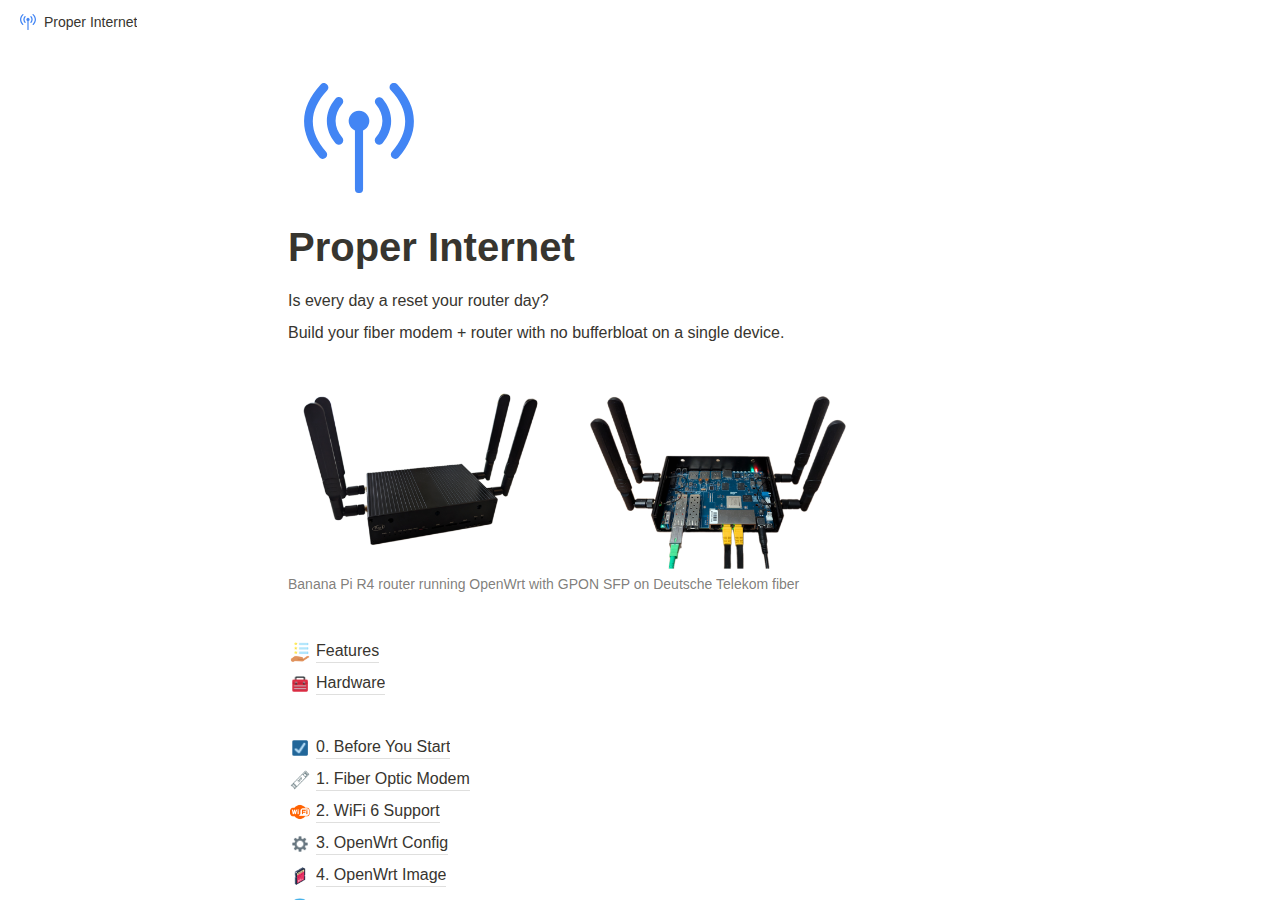
<file: index.html>
<html class="notion-html" lang="en" style="--full-viewport-height: 441px;"><head lang="en"><meta charset="utf-8"/><meta content="width=device-width,height=device-height,initial-scale=1,maximum-scale=1,user-scalable=no,viewport-fit=cover" name="viewport"/><title>Proper Internet</title><noscript><meta content="0;url=https://www.notion.so/disabled-javascript.html" http-equiv="refresh"/></noscript><meta content="en_US" property="og:locale"/><link href="/image/https%3A%2F%2Fprod-files-secure.s3.us-west-2.amazonaws.com%2F6f92bf66-bad6-45d1-9aa9-c9dc757448fb%2Fa3b78761-132f-41c4-a3c7-8582af7a7a0d%2Fwireless-network-icon_copy.svg?table=block&amp;id=1463b3f5-9a6a-8049-966d-d1e89fc5f3c4&amp;spaceId=6f92bf66-bad6-45d1-9aa9-c9dc757448fb&amp;favicon=true&amp;userId=&amp;cache=v2" rel="shortcut icon" type="image/x-icon"/><link href="/images/logo-ios.png" rel="apple-touch-icon"/><meta content="yes" name="mobile-web-app-capable"/><meta content="telephone=no" name="format-detection"/><meta content="no" name="msapplication-tap-highlight"/><link href="assets/4e8dd02ae0f74049b708c079bcd1feb979cff37d.css" media="print" rel="stylesheet"/><style>body{background:#fff}body.dark{background:#191919}@keyframes startup-shimmer-animation{0%{transform:translateX(-100%) translateZ(0)}100%{transform:translateX(100%) translateZ(0)}}@keyframes startup-shimmer-fade-in{0%{opacity:0}100%{opacity:1}}@keyframes startup-spinner-rotate{0%{transform:rotate(0) translateZ(0)}100%{transform:rotate(360deg) translateZ(0)}}#initial-loading-spinner{position:fixed;height:100vh;width:100vw;z-index:-1;display:none;align-items:center;justify-content:center;opacity:.5}#initial-loading-spinner svg{height:24px;width:24px;animation:startup-spinner-rotate 1s linear infinite;transform-origin:center center;pointer-events:none}#skeleton{background:#fff;position:fixed;height:100vh;width:100vw;z-index:-1;display:none;overflow:hidden}#initial-loading-spinner.show,#skeleton.show{display:flex}body.dark #skeleton{background:#191919}.notion-front-page #skeleton,.notion-mobile #skeleton{display:none}#skeleton-sidebar{background-color:#f7f7f5;box-shadow:inset -1px 0 0 0 rgba(0,0,0,.025);display:flex;width:240px;flex-direction:column;padding:12px 14px;overflow:hidden}body.dark #skeleton-sidebar{background-color:#202020;box-shadow:inset -1px 0 0 0 rgba(255,255,255,.05)}#skeleton.isElectron #skeleton-sidebar{padding-top:46px}#skeleton .row{display:flex;margin-bottom:11px;align-items:center}#skeleton .row.fadein{animation:1s ease-in 0s 1 normal both running startup-shimmer-fade-in}#skeleton .chevron{width:12px;height:12px;display:block;margin-right:4px;fill:rgba(227,226,224,.5)}body.dark #skeleton .chevron{fill:#2f2f2f}.startup-shimmer{background:rgba(227,226,224,.5);overflow:hidden;position:relative}body.dark .startup-shimmer{background:#2f2f2f}.startup-shimmer::before{content:"";position:absolute;height:100%;width:100%;z-index:1;animation:1s linear infinite startup-shimmer-animation;background:linear-gradient(90deg,rgba(0,0,0,0) 0,rgba(0,0,0,.03) 50%,rgba(0,0,0,0) 100%)}body.dark .startup-shimmer::before{background:linear-gradient(90deg,transparent 0,rgba(86,86,86,.1) 50%,transparent 100%)}#skeleton .icon{width:20px;height:20px;border-radius:4px}#skeleton .text{height:10px;border-radius:10px}#skeleton .draggable{-webkit-app-region:drag;position:absolute;top:0;left:0;width:100%;height:36px;display:none}#skeleton.isElectron .draggable{display:block}</style><link href="assets/0c65dea1a6e19a8f9f38461fa644c43a0fd8f3c5.css" rel="stylesheet"/><link href="assets/injection.css" rel="stylesheet"/><style>
		
		
		.assistant-grouped-edit-chat-container .assistant-grouped-edit-insert {
			background: initial !important;
			border-bottom: initial !important;
			color: rgba(55, 53, 47, 1) !important;
		}

		.assistant-grouped-edit-chat-container .assistant-grouped-edit-remove {
			background: initial !important;
			border-bottom: initial !important;
			color: rgba(199, 198, 196, 1) !important;
		}
	
	</style></head><body class="notion-body"><style id="scroll-properties"></style><div id="notion-app"><div class="notion-app-inner notion-light-theme" style='color: rgb(55, 53, 47); fill: currentcolor; line-height: 1.5; font-family: ui-sans-serif, -apple-system, BlinkMacSystemFont, "Segoe UI Variable Display", "Segoe UI", Helvetica, "Apple Color Emoji", Arial, sans-serif, "Segoe UI Emoji", "Segoe UI Symbol"; -webkit-font-smoothing: auto; background-color: white; transition: height 0.1s;'><div style="height: 100%;"><div class="notion-cursor-listener" style="width: 100vw; height: 100%; position: relative; display: flex; flex: 1 1 0%; background: white; cursor: text;"><div class="" style="order: 3; display: flex; flex-direction: column; width: 100%; overflow: hidden; isolation: auto;"><header style="background: white; max-width: 100vw; z-index: 100; user-select: none;"><div class="notion-topbar" style="width: calc(100% + 0px); max-width: 100vw; height: 44px; opacity: 1; transition: opacity 700ms, color 700ms; position: relative; left: 0px;"><div style="display: flex; justify-content: space-between; align-items: center; overflow: hidden; height: 44px; padding-left: 12px; padding-right: 10px;"><div class="notranslate shadow-cursor-breadcrumb" style="display: flex; align-items: center; line-height: 1.2; font-size: 14px; height: 100%; flex-grow: 0; margin-right: 8px; min-width: 0px;"><div role="button" style="user-select: none; transition: background 20ms ease-in; cursor: pointer; display: inline-flex; align-items: center; flex-shrink: 1; white-space: nowrap; height: 24px; border-radius: 6px; font-size: 14px; line-height: 1.2; min-width: 0px; padding-left: 6px; padding-right: 6px; color: rgb(55, 53, 47);" tabindex="0"><div class="notion-record-icon notranslate" style="display: flex; align-items: center; justify-content: center; height: 20px; width: 20px; border-radius: 0.25em; flex-shrink: 0; margin-right: 6px;"><div><div class="" style="width: 100%; height: 100%;"><img referrerpolicy="same-origin" src="assets/05831f878a2ededcd9290018c2b9cbf820a8adf8.svg" style="display: block; object-fit: fill; border-radius: 4px; width: 17.76px; height: 17.76px; transition: opacity 100ms ease-out; padding: 1px;"/></div></div></div><div class="notranslate" style="white-space: nowrap; overflow: hidden; text-overflow: ellipsis; max-width: 240px;">Proper Internet</div></div></div><div style="flex-grow: 1; flex-shrink: 1;"></div><div style="display: flex; justify-content: space-between; padding-left: 10px;"><div aria-disabled="true" aria-label="Close panel" class="notion-close-sidebar" role="button" style="user-select: none; transition-behavior: normal; transition-duration: 200ms; transition-timing-function: ease; transition-property: opacity; cursor: default; opacity: 0; display: inline-flex; align-items: center; justify-content: center; flex-shrink: 0; border-radius: 6px; height: 24px; width: 24px; padding: 0px; position: relative; margin-left: 10px; fill: rgba(55, 53, 47, 0.45);" tabindex="-1"><svg class="doubleChevronRight" role="graphics-symbol" style="width: 16px; height: 16px; display: block; fill: inherit; flex-shrink: 0;" viewBox="0 0 16 16"><path d="M2.25781 14.1211C2.47656 14.1211 2.66797 14.0391 2.81836 13.8887L8.14355 8.67969C8.32812 8.49512 8.41699 8.29688 8.41699 8.06445C8.41699 7.8252 8.32812 7.62012 8.14355 7.44922L2.81836 2.24023C2.66797 2.08984 2.4834 2.00781 2.25781 2.00781C1.81348 2.00781 1.46484 2.35645 1.46484 2.80078C1.46484 3.0127 1.55371 3.21777 1.7041 3.375L6.50977 8.05762L1.7041 12.7539C1.55371 12.9043 1.46484 13.1094 1.46484 13.3281C1.46484 13.7725 1.81348 14.1211 2.25781 14.1211ZM8.36914 14.1211C8.58789 14.1211 8.77246 14.0391 8.92285 13.8887L14.2549 8.67969C14.4395 8.49512 14.5283 8.29688 14.5283 8.06445C14.5283 7.8252 14.4326 7.62012 14.2549 7.44922L8.92285 2.24023C8.77246 2.08984 8.58789 2.00781 8.36914 2.00781C7.9248 2.00781 7.56934 2.35645 7.56934 2.80078C7.56934 3.0127 7.66504 3.21777 7.81543 3.375L12.6211 8.05762L7.81543 12.7539C7.66504 12.9043 7.56934 13.1094 7.56934 13.3281C7.56934 13.7725 7.9248 14.1211 8.36914 14.1211Z"></path></svg></div><div style="display: flex;"><div role="button" style="user-select: none; transition: background 20ms ease-in; cursor: pointer; display: inline-flex; align-items: center; flex-shrink: 0; white-space: nowrap; height: 28px; border-radius: 6px; font-size: 14px; line-height: 1.2; min-width: 0px; padding-left: 8px; padding-right: 8px; color: rgb(55, 53, 47);" tabindex="0"><svg class="search" role="graphics-symbol" style="width: 14px; height: 14px; display: block; fill: inherit; flex-shrink: 0;" viewBox="0 0 16 16"><path d="M.281 6.438c0-.875.164-1.696.492-2.461a6.484 6.484 0 011.375-2.032A6.237 6.237 0 016.64.078 6.2 6.2 0 019.11.57c.77.328 1.447.787 2.03 1.375a6.374 6.374 0 011.368 2.032c.333.765.5 1.586.5 2.46 0 .688-.107 1.342-.32 1.961a6.28 6.28 0 01-.868 1.696l3.563 3.578c.11.104.19.226.242.367.057.14.086.29.086.445 0 .22-.05.417-.149.594a1.122 1.122 0 01-1 .57c-.156 0-.307-.028-.453-.086a1.058 1.058 0 01-.382-.25l-3.586-3.585c-.5.333-1.047.596-1.641.789a6.089 6.089 0 01-1.86.28 6.237 6.237 0 01-2.468-.491 6.4 6.4 0 01-2.024-1.367A6.509 6.509 0 01.773 8.913a6.256 6.256 0 01-.492-2.476zm1.664 0c0 .65.12 1.26.36 1.828a4.775 4.775 0 001.015 1.5c.433.427.933.763 1.5 1.007a4.548 4.548 0 001.82.368c.652 0 1.261-.123 1.829-.368a4.747 4.747 0 002.508-2.507 4.567 4.567 0 00.367-1.829c0-.645-.123-1.252-.367-1.82a4.776 4.776 0 00-1.016-1.5A4.578 4.578 0 008.469 2.11a4.567 4.567 0 00-1.828-.367c-.646 0-1.253.123-1.82.367a4.667 4.667 0 00-1.5 1.008c-.433.432-.772.932-1.016 1.5a4.633 4.633 0 00-.36 1.82z"></path></svg></div><div role="button" style="user-select: none; transition: background 20ms ease-in; cursor: pointer; display: inline-flex; align-items: center; flex-shrink: 0; white-space: nowrap; height: 28px; border-radius: 6px; font-size: 14px; line-height: 1.2; min-width: 0px; padding-left: 8px; padding-right: 8px; color: rgb(55, 53, 47);" tabindex="0"><svg class="duplicate" role="graphics-symbol" style="width: 15px; height: 15px; display: block; fill: inherit; flex-shrink: 0;" viewBox="0 0 16 16"><path d="M2.83887 12.1523H4.00098V13.1846C4.00098 14.6406 4.75977 15.3994 6.24316 15.3994H13.1611C14.6377 15.3994 15.4033 14.6406 15.4033 13.1846V6.21191C15.4033 4.75586 14.6377 3.99707 13.1611 3.99707H11.999V2.96484C11.999 1.50879 11.2334 0.75 9.75684 0.75H2.83887C1.3623 0.75 0.59668 1.50195 0.59668 2.96484V9.93066C0.59668 11.3936 1.3623 12.1523 2.83887 12.1523ZM2.9209 10.8125C2.28516 10.8125 1.93652 10.4844 1.93652 9.82129V3.08105C1.93652 2.41797 2.28516 2.08301 2.9209 2.08301H9.68164C10.3105 2.08301 10.666 2.41797 10.666 3.08105V3.99707H6.24316C4.75977 3.99707 4.00098 4.75586 4.00098 6.21191V10.8125H2.9209ZM6.31836 14.0596C5.68262 14.0596 5.34082 13.7314 5.34082 13.0684V6.32812C5.34082 5.66504 5.68262 5.33691 6.31836 5.33691H13.0791C13.708 5.33691 14.0635 5.66504 14.0635 6.32812V13.0684C14.0635 13.7314 13.708 14.0596 13.0791 14.0596H6.31836Z"></path></svg></div><div aria-label="More actions" role="button" style="user-select: none; transition: background 20ms ease-in; cursor: pointer; display: flex; align-items: center; justify-content: center; width: 32px; height: 28px; border-radius: 4px;" tabindex="0"><svg class="ellipsis" role="graphics-symbol" style="width: 18px; height: 18px; display: block; fill: inherit; flex-shrink: 0;" viewBox="0 0 16 16"><path d="M2.887 9.014c.273 0 .52-.064.738-.192.219-.132.394-.307.526-.526.133-.219.199-.46.199-.725 0-.405-.142-.747-.424-1.025a1.41 1.41 0 00-1.04-.417c-.264 0-.505.066-.724.198a1.412 1.412 0 00-.718 1.244c0 .265.064.506.192.725.132.219.307.394.526.526.219.128.46.192.725.192zm5.113 0a1.412 1.412 0 001.244-.718c.132-.219.198-.46.198-.725 0-.405-.14-.747-.423-1.025A1.386 1.386 0 008 6.129c-.264 0-.506.066-.725.198a1.412 1.412 0 00-.718 1.244c0 .265.064.506.192.725.132.219.308.394.526.526.22.128.46.192.725.192zm5.106 0c.265 0 .506-.064.725-.192.219-.132.394-.307.526-.526.133-.219.199-.46.199-.725 0-.405-.142-.747-.424-1.025a1.394 1.394 0 00-1.026-.417 1.474 1.474 0 00-1.265.718c-.127.218-.19.46-.19.724 0 .265.063.506.19.725.133.219.308.394.527.526.223.128.47.192.738.192z"></path></svg></div><div role="button" style="user-select: none; transition: background 20ms ease-in; cursor: pointer; display: inline-flex; align-items: center; justify-content: center; white-space: nowrap; border-radius: 6px; height: 32px; padding: 0px 10px; font-size: 14px; line-height: 1.2; border: 1px solid rgba(55, 53, 47, 0.16); margin-left: 8px;" tabindex="0">Made with<svg class="notionLogo" role="graphics-symbol" style="width: 14px; height: 14px; display: block; fill: inherit; flex-shrink: 0; margin-left: 6px;" viewBox="0 0 120 126"><path d="M 20.6927 21.9315C 24.5836 25.0924 26.0432 24.8512 33.3492 24.3638L 102.228 20.2279C 103.689 20.2279 102.474 18.7705 101.987 18.5283L 90.5477 10.2586C 88.3558 8.55699 85.4356 6.60818 79.8387 7.09563L 13.1433 11.9602C 10.711 12.2014 10.2251 13.4175 11.1939 14.3924L 20.6927 21.9315ZM 24.8281 37.9835L 24.8281 110.456C 24.8281 114.351 26.7745 115.808 31.1553 115.567L 106.853 111.187C 111.236 110.946 111.724 108.267 111.724 105.103L 111.724 33.1169C 111.724 29.958 110.509 28.2544 107.826 28.4976L 28.721 33.1169C 25.8018 33.3622 24.8281 34.8225 24.8281 37.9835ZM 99.5567 41.8711C 100.042 44.0622 99.5567 46.2512 97.3618 46.4974L 93.7143 47.2241L 93.7143 100.728C 90.5477 102.43 87.6275 103.403 85.1942 103.403C 81.2983 103.403 80.3226 102.186 77.4044 98.54L 53.5471 61.087L 53.5471 97.3239L 61.0964 99.0275C 61.0964 99.0275 61.0964 103.403 55.0057 103.403L 38.2148 104.377C 37.727 103.403 38.2148 100.973 39.9179 100.486L 44.2996 99.2717L 44.2996 51.36L 38.2158 50.8725C 37.728 48.6815 38.9431 45.5225 42.3532 45.2773L 60.3661 44.0631L 85.1942 82.0036L 85.1942 48.4402L 78.864 47.7136C 78.3781 45.0351 80.3226 43.0902 82.7569 42.849L 99.5567 41.8711ZM 7.5434 5.39404L 76.9175 0.285276C 85.4366 -0.445402 87.6285 0.0440428 92.983 3.93368L 115.128 19.4982C 118.782 22.1747 120 22.9034 120 25.8211L 120 111.187C 120 116.537 118.051 119.701 111.237 120.185L 30.6734 125.05C 25.5584 125.294 23.124 124.565 20.4453 121.158L 4.13735 99.9994C 1.21516 96.1048 0 93.191 0 89.7819L 0 13.903C 0 9.5279 1.94945 5.8785 7.5434 5.39404Z"></path></svg></div></div></div></div></div><div style="width: calc(100% + 0px); user-select: none;"></div></header><main class="notion-frame" style="flex-grow: 0; flex-shrink: 1; display: flex; flex-direction: column; background: white; z-index: 1; height: calc(-44px + 100vh); max-height: 100%; position: relative; width: 780px; transform: translateX(0px); transition-duration: 200ms; transition-timing-function: ease; transition-property: width, transform;"><div style="display: contents;"><div class="notion-scroller vertical" style="z-index: 1; display: flex; flex-direction: column; flex-grow: 1; position: relative; align-items: center; margin-right: 0px; margin-bottom: 0px; overflow: hidden auto;"><div class="sticky-portal-target" data-sticky-stack-name="default" style="position: sticky; z-index: 999; width: 100%; top: 0px; left: 0px; height: 0px; flex: 0 1 0%;"></div><div style="position: absolute; top: 0px; left: 0px; z-index: 99;"><div class="notion-selectable-hover-menu-item"></div></div><div aria-disabled="true" aria-label="Start typing to edit text" aria-multiline="true" class="whenContentEditable" data-content-editable-root="true" role="textbox" style="caret-color: rgb(55, 53, 47); width: 100%; display: flex; flex-direction: column; position: relative; align-items: center; flex-grow: 1; --whenContentEditable--WebkitUserModify: read-write-plaintext-only;"><span data-content-editable-root-tiny-selection-trap="true" style="height: 1px; width: 1px; caret-color: transparent; margin-top: -1px;"></span><div class="layout" style="padding-bottom: 30vh; transform: translateX(0px); transition-duration: 200ms; transition-timing-function: ease; transition-property: transform;"><div class="pseudoSelection" contenteditable="false" data-content-editable-void="true" style="user-select: none; --pseudoSelection--background: transparent; display: contents;"></div><div class="layout-full" style="isolation: isolate;"><div class="pseudoSelection" contenteditable="false" data-content-editable-void="true" style="user-select: none; --pseudoSelection--background: transparent; width: 100%; display: flex; flex-direction: column; align-items: center; flex-shrink: 0; flex-grow: 0; z-index: 2; transform: translateX(0px); transition-duration: 200ms; transition-timing-function: ease; transition-property: transform;"></div></div><div class="layout-content" style="margin-bottom: 0px; padding-bottom: 0px;"><div style="width: 100%; display: flex; flex-direction: column; align-items: center; flex-shrink: 0; flex-grow: 0;"><div style="max-width: 100%; padding-left: calc(0px + env(safe-area-inset-left)); width: 100%;"><div class="pseudoSelection" contenteditable="false" data-content-editable-void="true" style="user-select: none; --pseudoSelection--background: transparent; pointer-events: none;"><div style="display: flow-root; pointer-events: auto;"><div class="notion-record-icon notranslate" style="display: flex; align-items: center; justify-content: center; height: 140px; width: 140px; border-radius: 0.25em; flex-shrink: 0; position: relative; z-index: 1; margin-left: 3px; margin-bottom: 0px; margin-top: 96px; pointer-events: auto;"><div><div class="" style="width: 100%; height: 100%;"><img alt="Page icon" referrerpolicy="same-origin" src="assets/05831f878a2ededcd9290018c2b9cbf820a8adf8.svg" style="display: block; object-fit: fill; border-radius: 4px; width: 124.32px; height: 124.32px; transition: opacity 100ms ease-out; padding: 7px;"/></div></div></div></div><div><div class="notion-page-controls" style='display: flex; justify-content: flex-start; flex-wrap: wrap; padding-top: 8px; padding-bottom: 4px; margin-left: -1px; color: rgba(55, 53, 47, 0.5); font-family: ui-sans-serif, -apple-system, BlinkMacSystemFont, "Segoe UI Variable Display", "Segoe UI", Helvetica, "Apple Color Emoji", Arial, sans-serif, "Segoe UI Emoji", "Segoe UI Symbol"; pointer-events: auto;'></div></div></div><div style="padding-right: calc(0px + env(safe-area-inset-right));"><div><div class="notion-selectable notion-page-block" data-block-id="1463b3f5-9a6a-8049-966d-d1e89fc5f3c4" style='color: rgb(55, 53, 47); font-weight: 700; line-height: 1.2; font-size: 40px; font-family: ui-sans-serif, -apple-system, BlinkMacSystemFont, "Segoe UI Variable Display", "Segoe UI", Helvetica, "Apple Color Emoji", Arial, sans-serif, "Segoe UI Emoji", "Segoe UI Symbol"; cursor: text; display: flex; align-items: center;'><h1 contenteditable="false" data-content-editable-leaf="true" placeholder="New page" spellcheck="true" style="max-width: 100%; width: 100%; white-space: pre-wrap; word-break: break-word; caret-color: rgb(55, 53, 47); padding-top: 3px; padding-left: 2px; padding-right: 2px; font-size: 1em; font-weight: inherit; margin: 0px;">Proper Internet</h1></div><div style="margin-left: 4px;"></div></div></div></div></div></div><div class="layout-content" style="min-height: 170px; padding-top: 5px;"><div class="notion-page-content" style="flex-shrink: 0; flex-grow: 1; max-width: 100%; display: flex; align-items: flex-start; flex-direction: column; font-size: 16px; line-height: 1.5; width: 100%; z-index: 4; padding: 8px 0px 0px;"><div class="notion-selectable notion-text-block" data-block-id="14c3b3f5-9a6a-809a-a210-c55fb0912fd8" style="width: 100%; max-width: 588px; margin-top: 2px; margin-bottom: 1px;"><div style="color: inherit; fill: inherit;"><div style="display: flex;"><div contenteditable="false" data-content-editable-leaf="true" placeholder=" " spellcheck="true" style="max-width: 100%; width: 100%; white-space: pre-wrap; word-break: break-word; caret-color: rgb(55, 53, 47); padding: 3px 2px;">Is every day a reset your router day?</div><div style="position: relative; left: 0px;"></div></div></div></div><div class="notion-selectable notion-text-block" data-block-id="1483b3f5-9a6a-80e5-b91e-d93b2c4e0af1" style="width: 100%; max-width: 588px; margin-top: 1px; margin-bottom: 1px;"><div style="color: inherit; fill: inherit;"><div style="display: flex;"><div contenteditable="false" data-content-editable-leaf="true" placeholder=" " spellcheck="true" style="max-width: 100%; width: 100%; white-space: pre-wrap; word-break: break-word; caret-color: rgb(55, 53, 47); padding: 3px 2px;">Build your fiber modem + router with no bufferbloat on a single device.</div><div style="position: relative; left: 0px;"></div></div></div></div><div class="notion-selectable notion-text-block" data-block-id="14e3b3f5-9a6a-8010-a207-fce291d96727" style="width: 100%; max-width: 588px; margin-top: 1px; margin-bottom: 1px;"><div style="color: inherit; fill: inherit;"><div style="display: flex;"><div contenteditable="false" data-content-editable-leaf="true" placeholder=" " spellcheck="true" style="max-width: 100%; width: 100%; white-space: pre-wrap; word-break: break-word; caret-color: rgb(55, 53, 47); padding: 3px 2px; min-height: 1em; color: rgb(55, 53, 47); -webkit-text-fill-color: rgba(55, 53, 47, 0.5);"></div><div style="position: relative; left: 0px;"></div></div></div></div><div class="notion-selectable notion-image-block" data-block-id="14e3b3f5-9a6a-80ae-89c3-cfe128501707" style="width: 100%; max-width: 780px; align-self: center; margin-top: 4px; margin-bottom: 4px;"><div><div contenteditable="false" data-content-editable-void="true"><div aria-labelledby=":r4:" role="figure"><div style="display: flex; width: fit-content;"><div class="notion-cursor-default" style="position: relative; overflow: hidden; flex-grow: 1;"><div style="position: relative;"><div><div class="" style="width: 100%; height: 100%;"><img alt="" loading="lazy" referrerpolicy="same-origin" src="assets/740454b97b9abd5bdb03a76eb9cc33880feba8b1.png" style="display: block; object-fit: cover; border-radius: 2px; height: 183.599px; pointer-events: auto; width: 100%; max-height: 183.599px;"/></div></div></div><div style='position: absolute; top: 4px; right: 4px; border-radius: 4px; color: white; fill: white; font-size: 11.5px; background: rgba(0, 0, 0, 0.6); display: flex; white-space: nowrap; align-items: center; height: 26px; max-width: calc(100% - 16px); overflow: hidden; pointer-events: none; opacity: 0; transition: opacity 200ms ease-in-out; font-family: ui-sans-serif, -apple-system, BlinkMacSystemFont, "Segoe UI Variable Display", "Segoe UI", Helvetica, "Apple Color Emoji", Arial, sans-serif, "Segoe UI Emoji", "Segoe UI Symbol"; z-index: 2;'><div role="button" style="user-select: none; transition: opacity 200ms ease-in; cursor: pointer; display: flex; align-items: center; justify-content: center; flex-shrink: 0; width: 26px; height: 26px; fill: rgba(55, 53, 47, 0.45);" tabindex="0"><svg class="ellipsis" role="graphics-symbol" style="width: 16px; height: 16px; display: block; fill: white; flex-shrink: 0;" viewBox="0 0 16 16"><path d="M2.887 9.014c.273 0 .52-.064.738-.192.219-.132.394-.307.526-.526.133-.219.199-.46.199-.725 0-.405-.142-.747-.424-1.025a1.41 1.41 0 00-1.04-.417c-.264 0-.505.066-.724.198a1.412 1.412 0 00-.718 1.244c0 .265.064.506.192.725.132.219.307.394.526.526.219.128.46.192.725.192zm5.113 0a1.412 1.412 0 001.244-.718c.132-.219.198-.46.198-.725 0-.405-.14-.747-.423-1.025A1.386 1.386 0 008 6.129c-.264 0-.506.066-.725.198a1.412 1.412 0 00-.718 1.244c0 .265.064.506.192.725.132.219.308.394.526.526.22.128.46.192.725.192zm5.106 0c.265 0 .506-.064.725-.192.219-.132.394-.307.526-.526.133-.219.199-.46.199-.725 0-.405-.142-.747-.424-1.025a1.394 1.394 0 00-1.026-.417 1.474 1.474 0 00-1.265.718c-.127.218-.19.46-.19.724 0 .265.063.506.19.725.133.219.308.394.527.526.223.128.47.192.738.192z"></path></svg></div></div><div style="left: 0px; top: 0px; width: 100%; height: 100%; background: rgba(0, 0, 0, 0.3); pointer-events: none; opacity: 0; position: absolute; transition: opacity 100ms ease-in-out;"></div><div style="left: 0px; bottom: 0px; width: 100%; height: 88px; background: linear-gradient(360deg, rgba(0, 0, 0, 0.6) 0%, rgba(0, 0, 0, 0.18) 50%, rgba(0, 0, 0, 0.09) 65%, rgba(0, 0, 0, 0.043) 75%, rgba(0, 0, 0, 0.024) 82.85%, rgba(0, 0, 0, 0.01) 88%, rgba(0, 0, 0, 0) 100%); pointer-events: none; opacity: 0; transition: opacity 200ms ease-in-out; position: absolute;"><div style="display: flex; flex-direction: row; justify-content: start; align-items: center; position: absolute; opacity: 0; left: 12px; bottom: 8px; cursor: pointer; pointer-events: auto;"><a rel="noopener noreferrer" style="display: block; color: inherit; text-decoration: none; user-select: none; cursor: pointer;" target="_blank"><div style="display: flex; flex-direction: row; align-items: center; height: 24px;"><div style="padding-right: 4px;"><svg class="alias" role="graphics-symbol" style="width: 14px; height: 14px; display: block; fill: white; flex-shrink: 0;" viewBox="0 0 16 16"><path d="M13.1475 10.5869V3.72363C13.1475 3.25195 12.833 2.93066 12.3477 2.93066H5.48438C5.02637 2.93066 4.70508 3.27246 4.70508 3.67578C4.70508 4.07227 5.05371 4.40039 5.46387 4.40039H7.89746L10.8438 4.30469L9.59961 5.39844L3.08496 11.9199C2.92773 12.0771 2.8457 12.2686 2.8457 12.46C2.8457 12.8564 3.20801 13.2256 3.61816 13.2256C3.80957 13.2256 3.99414 13.1504 4.15137 12.9932L10.6729 6.47168L11.7803 5.22754L11.6641 8.05762V10.6074C11.6641 11.0176 11.9922 11.373 12.4023 11.373C12.8057 11.373 13.1475 11.0312 13.1475 10.5869Z"></path></svg></div><div style='font-style: normal; font-weight: 500; font-size: 12px; letter-spacing: -0.154px; line-height: 143%; font-feature-settings: "case"; text-overflow: ellipsis; color: white; max-width: 493px; padding-right: 4px; overflow: hidden; white-space: nowrap;'></div></div></a></div></div><div style="position: absolute; bottom: 8px; right: 8px; background: rgba(0, 0, 0, 0.6); border-radius: 4px; opacity: 0; transition: opacity 200ms ease-in-out; overflow: hidden;"><div aria-disabled="true" aria-label="Click to view alt text" class="altTextBlockButton" role="button" style="user-select: none; transition: background 20ms ease-in; cursor: default; padding: 4px 6px; font-size: 12px; font-weight: 500; letter-spacing: 0.2px; color: white;" tabindex="-1">ALT</div></div></div><div style="position: relative; left: 0px;"></div></div><div style="position: relative;"><div contenteditable="false" data-content-editable-leaf="true" id=":r4:" placeholder="Write a caption…" spellcheck="true" style="max-width: 100%; width: 100%; white-space: pre-wrap; word-break: break-word; caret-color: rgb(55, 53, 47); font-size: 14px; line-height: 1.4; color: rgba(55, 53, 47, 0.65); padding-top: 6px; padding-bottom: 6px; padding-left: 2px;">Banana Pi R4 router running OpenWrt with GPON SFP on Deutsche Telekom fiber</div><div style="position: absolute; top: 3.5px; right: 0px; background: rgba(227, 226, 224, 0.5); color: rgb(120, 119, 116); border-radius: 6px; opacity: 0; transition: opacity 300ms ease-in; overflow: hidden;"><div aria-disabled="true" aria-label="Add alt text" role="button" style="user-select: none; transition: background 20ms ease-in; cursor: default; padding: 4px 6px; font-size: 12px; font-weight: 500; letter-spacing: 0.2px;" tabindex="-1">ALT</div></div></div></div></div></div></div><div class="notion-selectable notion-text-block" data-block-id="14c3b3f5-9a6a-80a2-a8ae-de2b7a105571" style="width: 100%; max-width: 588px; margin-top: 1px; margin-bottom: 1px;"><div style="color: inherit; fill: inherit;"><div style="display: flex;"><div contenteditable="false" data-content-editable-leaf="true" placeholder=" " spellcheck="true" style="max-width: 100%; width: 100%; white-space: pre-wrap; word-break: break-word; caret-color: rgb(55, 53, 47); padding: 3px 2px; min-height: 1em; color: rgb(55, 53, 47); -webkit-text-fill-color: rgba(55, 53, 47, 0.5);"></div><div style="position: relative; left: 0px;"></div></div></div></div><div class="notion-selectable notion-page-block" data-block-id="1483b3f5-9a6a-80fd-97e3-c2d82089ca5a" style="width: 100%; max-width: 588px; margin-top: 1px; margin-bottom: 1px;"><div class="pseudoSelection" contenteditable="false" data-content-editable-void="true" style="user-select: none; --pseudoSelection--background: transparent;"><a href="features.html" rel="noopener noreferrer" role="link" style="display: block; color: inherit; text-decoration: none; user-select: none; transition: background 20ms ease-in; cursor: pointer; border-radius: 4px; fill: inherit;"><div style="display: flex; align-items: center; width: 100%;"><div style="flex: 1 1 0px; min-width: 1px; padding-top: 3px; padding-bottom: 3px; padding-left: 2px;"><div style="display: flex; align-items: center;"><div style="position: relative; width: 24px; height: 24px; margin-right: 4px;"><div class="notion-record-icon notranslate" style="display: flex; align-items: center; justify-content: center; height: 100%; width: 100%; border-radius: 0.25em; flex-shrink: 0;"><div><div class="" style="width: 100%; height: 100%;"><img referrerpolicy="same-origin" src="assets/4c7da179286c7cc14b2f731396b2604e2073fcb0.png" style="display: block; object-fit: cover; border-radius: 4px; width: 19.536px; height: 19.536px; transition: opacity 100ms ease-out;"/></div></div></div></div><span class="" style="overflow: auto;"><div class="notranslate" style="white-space: nowrap; overflow: hidden; text-overflow: ellipsis; font-weight: 500; line-height: 1.3; border-bottom: 1px solid rgba(55, 53, 47, 0.16);">Features</div></span></div></div><div class="pseudoSelection" contenteditable="false" data-content-editable-void="true" data-text-edit-side="end" style="user-select: none; --pseudoSelection--background: transparent; margin-left: 4px; display: flex; align-items: center; justify-content: center; flex-grow: 0; flex-shrink: 0; min-height: calc(1.5em + 6px);"></div></div></a></div></div><div class="notion-selectable notion-page-block" data-block-id="1463b3f5-9a6a-8031-a40c-f14f495670a1" style="width: 100%; max-width: 588px; margin-top: 1px; margin-bottom: 1px;"><div class="pseudoSelection" contenteditable="false" data-content-editable-void="true" style="user-select: none; --pseudoSelection--background: transparent;"><a href="hardware.html" rel="noopener noreferrer" role="link" style="display: block; color: inherit; text-decoration: none; user-select: none; transition: background 20ms ease-in; cursor: pointer; border-radius: 4px; fill: inherit;"><div style="display: flex; align-items: center; width: 100%;"><div style="flex: 1 1 0px; min-width: 1px; padding-top: 3px; padding-bottom: 3px; padding-left: 2px;"><div style="display: flex; align-items: center;"><div style="position: relative; width: 24px; height: 24px; margin-right: 4px;"><div class="notion-record-icon notranslate" style="display: flex; align-items: center; justify-content: center; height: 100%; width: 100%; border-radius: 0.25em; flex-shrink: 0;"><div style="display: flex; align-items: center; justify-content: center; height: 22px; width: 22px;"><div style="height: 15.4px; width: 15.4px; font-size: 15.4px; line-height: 1; margin-left: 0px; color: black;"><img alt="🧰" aria-label="🧰" class="notion-emoji" src="[data-uri]" style="width: 100%;
height: 100%;
background: url(assets/6101f88ab4529ee25e026ff331f3a4a5b65ac27c.png) 88.3333% 50%/6100% 6100%"/></div></div></div></div><span class="" style="overflow: auto;"><div class="notranslate" style="white-space: nowrap; overflow: hidden; text-overflow: ellipsis; font-weight: 500; line-height: 1.3; border-bottom: 1px solid rgba(55, 53, 47, 0.16);">Hardware</div></span></div></div><div class="pseudoSelection" contenteditable="false" data-content-editable-void="true" data-text-edit-side="end" style="user-select: none; --pseudoSelection--background: transparent; margin-left: 4px; display: flex; align-items: center; justify-content: center; flex-grow: 0; flex-shrink: 0; min-height: calc(1.5em + 6px);"></div></div></a></div></div><div class="notion-selectable notion-text-block" data-block-id="1483b3f5-9a6a-80e8-af94-d4f23ef2eef2" style="width: 100%; max-width: 588px; margin-top: 1px; margin-bottom: 1px;"><div style="color: inherit; fill: inherit;"><div style="display: flex;"><div contenteditable="false" data-content-editable-leaf="true" placeholder=" " spellcheck="true" style="max-width: 100%; width: 100%; white-space: pre-wrap; word-break: break-word; caret-color: rgb(55, 53, 47); padding: 3px 2px; min-height: 1em; color: rgb(55, 53, 47); -webkit-text-fill-color: rgba(55, 53, 47, 0.5);"></div><div style="position: relative; left: 0px;"></div></div></div></div><div class="notion-selectable notion-page-block" data-block-id="1493b3f5-9a6a-8021-bf57-e8035ab33e59" style="width: 100%; max-width: 588px; margin-top: 1px; margin-bottom: 1px;"><div class="pseudoSelection" contenteditable="false" data-content-editable-void="true" style="user-select: none; --pseudoSelection--background: transparent;"><a href="0-before-you-start.html" rel="noopener noreferrer" role="link" style="display: block; color: inherit; text-decoration: none; user-select: none; transition: background 20ms ease-in; cursor: pointer; border-radius: 4px; fill: inherit;"><div style="display: flex; align-items: center; width: 100%;"><div style="flex: 1 1 0px; min-width: 1px; padding-top: 3px; padding-bottom: 3px; padding-left: 2px;"><div style="display: flex; align-items: center;"><div style="position: relative; width: 24px; height: 24px; margin-right: 4px;"><div class="notion-record-icon notranslate" style="display: flex; align-items: center; justify-content: center; height: 100%; width: 100%; border-radius: 0.25em; flex-shrink: 0;"><div style="display: flex; align-items: center; justify-content: center; height: 22px; width: 22px;"><div style="height: 15.4px; width: 15.4px; font-size: 15.4px; line-height: 1; margin-left: 0px; color: black;"><img alt="☑️" aria-label="☑️" class="notion-emoji" src="[data-uri]" style="width: 100%;
height: 100%;
background: url(assets/6101f88ab4529ee25e026ff331f3a4a5b65ac27c.png) 93.3333% 76.6667%/6100% 6100%"/></div></div></div></div><span class="" style="overflow: auto;"><div class="notranslate" style="white-space: nowrap; overflow: hidden; text-overflow: ellipsis; font-weight: 500; line-height: 1.3; border-bottom: 1px solid rgba(55, 53, 47, 0.16);">0. Before You Start</div></span></div></div><div class="pseudoSelection" contenteditable="false" data-content-editable-void="true" data-text-edit-side="end" style="user-select: none; --pseudoSelection--background: transparent; margin-left: 4px; display: flex; align-items: center; justify-content: center; flex-grow: 0; flex-shrink: 0; min-height: calc(1.5em + 6px);"></div></div></a></div></div><div class="notion-selectable notion-page-block" data-block-id="1463b3f5-9a6a-8088-9bcf-efc146742180" style="width: 100%; max-width: 588px; margin-top: 1px; margin-bottom: 1px;"><div class="pseudoSelection" contenteditable="false" data-content-editable-void="true" style="user-select: none; --pseudoSelection--background: transparent;"><a href="1-fiber-optic-modem.html" rel="noopener noreferrer" role="link" style="display: block; color: inherit; text-decoration: none; user-select: none; transition: background 20ms ease-in; cursor: pointer; border-radius: 4px; fill: inherit;"><div style="display: flex; align-items: center; width: 100%;"><div style="flex: 1 1 0px; min-width: 1px; padding-top: 3px; padding-bottom: 3px; padding-left: 2px;"><div style="display: flex; align-items: center;"><div style="position: relative; width: 24px; height: 24px; margin-right: 4px;"><div class="notion-record-icon notranslate" style="display: flex; align-items: center; justify-content: center; height: 100%; width: 100%; border-radius: 0.25em; flex-shrink: 0;"><div><div class="" style="width: 100%; height: 100%;"><img referrerpolicy="same-origin" src="assets/946213689d42ec5888f586ec2e83e4a45685d734.png" style="display: block; object-fit: cover; border-radius: 4px; width: 19.536px; height: 19.536px; transition: opacity 100ms ease-out;"/></div></div></div></div><span class="" style="overflow: auto;"><div class="notranslate" style="white-space: nowrap; overflow: hidden; text-overflow: ellipsis; font-weight: 500; line-height: 1.3; border-bottom: 1px solid rgba(55, 53, 47, 0.16);">1. Fiber Optic Modem</div></span></div></div><div class="pseudoSelection" contenteditable="false" data-content-editable-void="true" data-text-edit-side="end" style="user-select: none; --pseudoSelection--background: transparent; margin-left: 4px; display: flex; align-items: center; justify-content: center; flex-grow: 0; flex-shrink: 0; min-height: calc(1.5em + 6px);"></div></div></a></div></div><div class="notion-selectable notion-page-block" data-block-id="1463b3f5-9a6a-807f-b994-d6f413dffab1" style="width: 100%; max-width: 588px; margin-top: 1px; margin-bottom: 1px;"><div class="pseudoSelection" contenteditable="false" data-content-editable-void="true" style="user-select: none; --pseudoSelection--background: transparent;"><a href="2-wifi-6-support.html" rel="noopener noreferrer" role="link" style="display: block; color: inherit; text-decoration: none; user-select: none; transition: background 20ms ease-in; cursor: pointer; border-radius: 4px; fill: inherit;"><div style="display: flex; align-items: center; width: 100%;"><div style="flex: 1 1 0px; min-width: 1px; padding-top: 3px; padding-bottom: 3px; padding-left: 2px;"><div style="display: flex; align-items: center;"><div style="position: relative; width: 24px; height: 24px; margin-right: 4px;"><div class="notion-record-icon notranslate" style="display: flex; align-items: center; justify-content: center; height: 100%; width: 100%; border-radius: 0.25em; flex-shrink: 0;"><div><div class="" style="width: 100%; height: 100%;"><img referrerpolicy="same-origin" src="assets/28a1047d7c9d40cc8b67e76291aa10408a1be1e8.png" style="display: block; object-fit: cover; border-radius: 4px; width: 19.536px; height: 19.536px; transition: opacity 100ms ease-out;"/></div></div></div></div><span class="" style="overflow: auto;"><div class="notranslate" style="white-space: nowrap; overflow: hidden; text-overflow: ellipsis; font-weight: 500; line-height: 1.3; border-bottom: 1px solid rgba(55, 53, 47, 0.16);">2. WiFi 6 Support</div></span></div></div><div class="pseudoSelection" contenteditable="false" data-content-editable-void="true" data-text-edit-side="end" style="user-select: none; --pseudoSelection--background: transparent; margin-left: 4px; display: flex; align-items: center; justify-content: center; flex-grow: 0; flex-shrink: 0; min-height: calc(1.5em + 6px);"></div></div></a></div></div><div class="notion-selectable notion-page-block" data-block-id="1493b3f5-9a6a-80a4-bb9b-d30f2370c536" style="width: 100%; max-width: 588px; margin-top: 1px; margin-bottom: 1px;"><div class="pseudoSelection" contenteditable="false" data-content-editable-void="true" style="user-select: none; --pseudoSelection--background: transparent;"><a href="3-openwrt-config.html" rel="noopener noreferrer" role="link" style="display: block; color: inherit; text-decoration: none; user-select: none; transition: background 20ms ease-in; cursor: pointer; border-radius: 4px; fill: inherit;"><div style="display: flex; align-items: center; width: 100%;"><div style="flex: 1 1 0px; min-width: 1px; padding-top: 3px; padding-bottom: 3px; padding-left: 2px;"><div style="display: flex; align-items: center;"><div style="position: relative; width: 24px; height: 24px; margin-right: 4px;"><div class="notion-record-icon notranslate" style="display: flex; align-items: center; justify-content: center; height: 100%; width: 100%; border-radius: 0.25em; flex-shrink: 0;"><div style="display: flex; align-items: center; justify-content: center; height: 22px; width: 22px;"><div style="height: 15.4px; width: 15.4px; font-size: 15.4px; line-height: 1; margin-left: 0px; color: black;"><img alt="⚙️" aria-label="⚙️" class="notion-emoji" src="[data-uri]" style="width: 100%;
height: 100%;
background: url(assets/6101f88ab4529ee25e026ff331f3a4a5b65ac27c.png) 95% 56.6667%/6100% 6100%"/></div></div></div></div><span class="" style="overflow: auto;"><div class="notranslate" style="white-space: nowrap; overflow: hidden; text-overflow: ellipsis; font-weight: 500; line-height: 1.3; border-bottom: 1px solid rgba(55, 53, 47, 0.16);">3. OpenWrt Config</div></span></div></div><div class="pseudoSelection" contenteditable="false" data-content-editable-void="true" data-text-edit-side="end" style="user-select: none; --pseudoSelection--background: transparent; margin-left: 4px; display: flex; align-items: center; justify-content: center; flex-grow: 0; flex-shrink: 0; min-height: calc(1.5em + 6px);"></div></div></a></div></div><div class="notion-selectable notion-page-block" data-block-id="1463b3f5-9a6a-807e-9c96-dc7e1d8910dd" style="width: 100%; max-width: 588px; margin-top: 1px; margin-bottom: 1px;"><div class="pseudoSelection" contenteditable="false" data-content-editable-void="true" style="user-select: none; --pseudoSelection--background: transparent;"><a href="4-openwrt-image.html" rel="noopener noreferrer" role="link" style="display: block; color: inherit; text-decoration: none; user-select: none; transition: background 20ms ease-in; cursor: pointer; border-radius: 4px; fill: inherit;"><div style="display: flex; align-items: center; width: 100%;"><div style="flex: 1 1 0px; min-width: 1px; padding-top: 3px; padding-bottom: 3px; padding-left: 2px;"><div style="display: flex; align-items: center;"><div style="position: relative; width: 24px; height: 24px; margin-right: 4px;"><div class="notion-record-icon notranslate" style="display: flex; align-items: center; justify-content: center; height: 100%; width: 100%; border-radius: 0.25em; flex-shrink: 0;"><div><div class="" style="width: 100%; height: 100%;"><img referrerpolicy="same-origin" src="assets/8ec7fbfea9f4d0bbfc55c2b8cc010a61e78c029d.png" style="display: block; object-fit: cover; border-radius: 4px; width: 19.536px; height: 19.536px; transition: opacity 100ms ease-out;"/></div></div></div></div><span class="" style="overflow: auto;"><div class="notranslate" style="white-space: nowrap; overflow: hidden; text-overflow: ellipsis; font-weight: 500; line-height: 1.3; border-bottom: 1px solid rgba(55, 53, 47, 0.16);">4. OpenWrt Image</div></span></div></div><div class="pseudoSelection" contenteditable="false" data-content-editable-void="true" data-text-edit-side="end" style="user-select: none; --pseudoSelection--background: transparent; margin-left: 4px; display: flex; align-items: center; justify-content: center; flex-grow: 0; flex-shrink: 0; min-height: calc(1.5em + 6px);"></div></div></a></div></div><div class="notion-selectable notion-page-block" data-block-id="1483b3f5-9a6a-8015-85b9-d0e9074f4195" style="width: 100%; max-width: 588px; margin-top: 1px; margin-bottom: 1px;"><div class="pseudoSelection" contenteditable="false" data-content-editable-void="true" style="user-select: none; --pseudoSelection--background: transparent;"><a href="5-first-boot.html" rel="noopener noreferrer" role="link" style="display: block; color: inherit; text-decoration: none; user-select: none; transition: background 20ms ease-in; cursor: pointer; border-radius: 4px; fill: inherit;"><div style="display: flex; align-items: center; width: 100%;"><div style="flex: 1 1 0px; min-width: 1px; padding-top: 3px; padding-bottom: 3px; padding-left: 2px;"><div style="display: flex; align-items: center;"><div style="position: relative; width: 24px; height: 24px; margin-right: 4px;"><div class="notion-record-icon notranslate" style="display: flex; align-items: center; justify-content: center; height: 100%; width: 100%; border-radius: 0.25em; flex-shrink: 0;"><div><div class="" style="width: 100%; height: 100%;"><img referrerpolicy="same-origin" src="assets/c68517de05dc7bc54ada0a21281a56fb9857f9d8.png" style="display: block; object-fit: cover; border-radius: 4px; width: 19.536px; height: 19.536px; transition: opacity 100ms ease-out;"/></div></div></div></div><span class="" style="overflow: auto;"><div class="notranslate" style="white-space: nowrap; overflow: hidden; text-overflow: ellipsis; font-weight: 500; line-height: 1.3; border-bottom: 1px solid rgba(55, 53, 47, 0.16);">5. First Boot</div></span></div></div><div class="pseudoSelection" contenteditable="false" data-content-editable-void="true" data-text-edit-side="end" style="user-select: none; --pseudoSelection--background: transparent; margin-left: 4px; display: flex; align-items: center; justify-content: center; flex-grow: 0; flex-shrink: 0; min-height: calc(1.5em + 6px);"></div></div></a></div></div><div class="notion-selectable notion-page-block" data-block-id="14a3b3f5-9a6a-8008-a097-e88677937d5d" style="width: 100%; max-width: 588px; margin-top: 1px; margin-bottom: 1px;"><div class="pseudoSelection" contenteditable="false" data-content-editable-void="true" style="user-select: none; --pseudoSelection--background: transparent;"><a href="6-flash-emmc.html" rel="noopener noreferrer" role="link" style="display: block; color: inherit; text-decoration: none; user-select: none; transition: background 20ms ease-in; cursor: pointer; border-radius: 4px; fill: inherit;"><div style="display: flex; align-items: center; width: 100%;"><div style="flex: 1 1 0px; min-width: 1px; padding-top: 3px; padding-bottom: 3px; padding-left: 2px;"><div style="display: flex; align-items: center;"><div style="position: relative; width: 24px; height: 24px; margin-right: 4px;"><div class="notion-record-icon notranslate" style="display: flex; align-items: center; justify-content: center; height: 100%; width: 100%; border-radius: 0.25em; flex-shrink: 0;"><div><div class="" style="width: 100%; height: 100%;"><img referrerpolicy="same-origin" src="assets/0b7f55dc0eed8f11494c26f48b04228672e0b7ce.png" style="display: block; object-fit: cover; border-radius: 4px; width: 19.536px; height: 19.536px; transition: opacity 100ms ease-out;"/></div></div></div></div><span class="" style="overflow: auto;"><div class="notranslate" style="white-space: nowrap; overflow: hidden; text-overflow: ellipsis; font-weight: 500; line-height: 1.3; border-bottom: 1px solid rgba(55, 53, 47, 0.16);">6. Flash eMMC</div></span></div></div><div class="pseudoSelection" contenteditable="false" data-content-editable-void="true" data-text-edit-side="end" style="user-select: none; --pseudoSelection--background: transparent; margin-left: 4px; display: flex; align-items: center; justify-content: center; flex-grow: 0; flex-shrink: 0; min-height: calc(1.5em + 6px);"></div></div></a></div></div><div class="notion-selectable notion-text-block" data-block-id="14c3b3f5-9a6a-8030-b192-dbb438f773a6" style="width: 100%; max-width: 588px; margin-top: 1px; margin-bottom: 1px;"><div style="color: inherit; fill: inherit;"><div style="display: flex;"><div contenteditable="false" data-content-editable-leaf="true" placeholder=" " spellcheck="true" style="max-width: 100%; width: 100%; white-space: pre-wrap; word-break: break-word; caret-color: rgb(55, 53, 47); padding: 3px 2px; min-height: 1em; color: rgb(55, 53, 47); -webkit-text-fill-color: rgba(55, 53, 47, 0.5);"></div><div style="position: relative; left: 0px;"></div></div></div></div><div class="notion-selectable notion-text-block" data-block-id="14c3b3f5-9a6a-803a-875a-e1fd8d26c45a" style="width: 100%; max-width: 588px; margin-top: 1px; margin-bottom: 1px;"><div style="color: inherit; fill: inherit;"><div style="display: flex;"><div contenteditable="false" data-content-editable-leaf="true" placeholder=" " spellcheck="true" style="max-width: 100%; width: 100%; white-space: pre-wrap; word-break: break-word; caret-color: rgb(55, 53, 47); padding: 3px 2px;">This solution is only possible due to contributions and support from <a class="notion-link-token notion-focusable-token notion-enable-hover" data-token-index="1" href="https://github.com/dangowrt" rel="noopener noreferrer" style="cursor:pointer;color:inherit;word-wrap:break-word;text-decoration:inherit" tabindex="0" target="_blank"><span class="link-annotation-14c3b3f5-9a6a-803a-875a-e1fd8d26c45a-69856234" style="border-bottom:0.05em solid;border-color:rgba(55,53,47,.4);opacity:0.7">dangowrt</span></a>, <a class="notion-link-token notion-focusable-token notion-enable-hover" data-token-index="3" href="https://github.com/ErnyTech" rel="noopener noreferrer" style="cursor:pointer;color:inherit;word-wrap:break-word;text-decoration:inherit" tabindex="0" target="_blank"><span class="link-annotation-14c3b3f5-9a6a-803a-875a-e1fd8d26c45a--199194664" style="border-bottom:0.05em solid;border-color:rgba(55,53,47,.4);opacity:0.7">Erny</span></a>, <a class="notion-link-token notion-focusable-token notion-enable-hover" data-token-index="5" href="https://www.fw-web.de/dokuwiki/doku.php?id=en:start" rel="noopener noreferrer" style="cursor:pointer;color:inherit;word-wrap:break-word;text-decoration:inherit" tabindex="0" target="_blank"><span class="link-annotation-14c3b3f5-9a6a-803a-875a-e1fd8d26c45a-570346399" style="border-bottom:0.05em solid;border-color:rgba(55,53,47,.4);opacity:0.7">frank-w</span></a>, <a class="notion-link-token notion-focusable-token notion-enable-hover" data-token-index="7" href="https://www.computerbase.de/forum/members/kernelmaker.837259/" rel="noopener noreferrer" style="cursor:pointer;color:inherit;word-wrap:break-word;text-decoration:inherit" tabindex="0" target="_blank"><span class="link-annotation-14c3b3f5-9a6a-803a-875a-e1fd8d26c45a--1175003464" style="border-bottom:0.05em solid;border-color:rgba(55,53,47,.4);opacity:0.7">KernelMaker</span></a>, <a class="notion-link-token notion-focusable-token notion-enable-hover" data-token-index="9" href="https://github.com/madduci" rel="noopener noreferrer" style="cursor:pointer;color:inherit;word-wrap:break-word;text-decoration:inherit" tabindex="0" target="_blank"><span class="link-annotation-14c3b3f5-9a6a-803a-875a-e1fd8d26c45a--1856393475" style="border-bottom:0.05em solid;border-color:rgba(55,53,47,.4);opacity:0.7">maducci</span></a>, <a class="notion-link-token notion-focusable-token notion-enable-hover" data-token-index="11" href="https://github.com/ryderlee1110" rel="noopener noreferrer" style="cursor:pointer;color:inherit;word-wrap:break-word;text-decoration:inherit" tabindex="0" target="_blank"><span class="link-annotation-14c3b3f5-9a6a-803a-875a-e1fd8d26c45a-1286736235" style="border-bottom:0.05em solid;border-color:rgba(55,53,47,.4);opacity:0.7">ryderlee</span></a>, <a class="notion-link-token notion-focusable-token notion-enable-hover" data-token-index="13" href="https://forum.banana-pi.org/u/svintuss" rel="noopener noreferrer" style="cursor:pointer;color:inherit;word-wrap:break-word;text-decoration:inherit" tabindex="0" target="_blank"><span class="link-annotation-14c3b3f5-9a6a-803a-875a-e1fd8d26c45a-1821211319" style="border-bottom:0.05em solid;border-color:rgba(55,53,47,.4);opacity:0.7">svintuss</span></a>, and many others.</div><div style="position: relative; left: 0px;"></div></div></div></div><div class="notion-selectable notion-text-block" data-block-id="14c3b3f5-9a6a-8092-98d9-d23bc5036771" style="width: 100%; max-width: 588px; margin-top: 1px; margin-bottom: 1px;"><div style="color: inherit; fill: inherit;"><div style="display: flex;"><div contenteditable="false" data-content-editable-leaf="true" placeholder=" " spellcheck="true" style="max-width: 100%; width: 100%; white-space: pre-wrap; word-break: break-word; caret-color: rgb(55, 53, 47); padding: 3px 2px; min-height: 1em; color: rgb(55, 53, 47); -webkit-text-fill-color: rgba(55, 53, 47, 0.5);"></div><div style="position: relative; left: 0px;"></div></div></div></div><div class="notion-selectable notion-text-block" data-block-id="14c3b3f5-9a6a-80a5-935f-d4b6bee58c71" style="width: 100%; max-width: 588px; margin-top: 1px; margin-bottom: 1px;"><div style="color: inherit; fill: inherit;"><div style="display: flex;"><div contenteditable="false" data-content-editable-leaf="true" placeholder=" " spellcheck="true" style="max-width: 100%; width: 100%; white-space: pre-wrap; word-break: break-word; caret-color: rgb(55, 53, 47); padding: 3px 2px;"><a class="notion-link-mention-token notion-text-mention-token notion-focusable-token notion-enable-hover" contenteditable="false" data-token-index="0" href="https://github.com/proper-internet" rel="noopener noreferrer" style="color:inherit;text-decoration:inherit;cursor:pointer" tabindex="0" target="_blank"><img src="assets/e42742406c916a38c117a34599c5068b3a951bbb.png" style="width:1.2em;height:1.2em;border-radius:3px;vertical-align:-0.15em;margin-right:0.3em"/><span class=""><span style="color:rgba(55, 53, 47, 0.65);margin-right:0.3em">GitHub</span><span style="border-bottom:0.05em solid solid rgba(55,53,47,.25);font-weight:500;flex-shrink:0">proper-internet</span></span></a>​</div><div style="position: relative; left: 0px;"></div></div></div></div><div class="notion-selectable notion-text-block" data-block-id="14b3b3f5-9a6a-8057-bd0a-f2b930af46e0" style="width: 100%; max-width: 588px; margin-top: 1px; margin-bottom: 1px;"><div style="color: inherit; fill: inherit;"><div style="display: flex;"><div contenteditable="false" data-content-editable-leaf="true" placeholder=" " spellcheck="true" style="max-width: 100%; width: 100%; white-space: pre-wrap; word-break: break-word; caret-color: rgb(55, 53, 47); padding: 3px 2px;"><span class="notion-enable-hover" data-token-index="0" style="font-style:italic;color:rgba(120, 119, 116, 1);fill:rgba(120, 119, 116, 1)">Last modified: December 1st, 2024</span></div><div style="position: relative; left: 0px;"></div></div></div></div><div class="notion-selectable notion-text-block" data-block-id="14c3b3f5-9a6a-80e9-8c9f-d598b975dfa9" style="width: 100%; max-width: 588px; margin-top: 1px; margin-bottom: 0px;"><div style="color: inherit; fill: inherit;"><div style="display: flex;"><div contenteditable="false" data-content-editable-leaf="true" placeholder=" " spellcheck="true" style="max-width: 100%; width: 100%; white-space: pre-wrap; word-break: break-word; caret-color: rgb(55, 53, 47); padding: 3px 2px; min-height: 1em; color: rgb(55, 53, 47); -webkit-text-fill-color: rgba(55, 53, 47, 0.5);"></div><div style="position: relative; left: 0px;"></div></div></div></div></div></div></div><span data-content-editable-root-tiny-selection-trap="true" style="height: 1px; width: 1px; caret-color: transparent;"></span></div><div class="notion-presence-container" style="position: absolute; top: 0px; left: 0px; z-index: 89;"><div></div></div><div class="sticky-portal-target" data-sticky-stack-name="default" style="position: sticky; z-index: 999; width: 100%; bottom: 0px; left: 0px; flex: 0 1 0%;"></div></div></div></main></div><div aria-hidden="true" aria-label="Side Peek" class="notion-peek-renderer" role="region" style="position: fixed; top: 0px; right: 0px; bottom: 0px; width: 564px; z-index: 109; transform: translateX(564px) translateZ(0px); transition-property: width, transform; transition-duration: 200ms; transition-delay: 0ms; transition-timing-function: ease;"></div></div></div></div></div><script src="assets/injection.js" type="text/javascript"></script><iframe aria-hidden="true" referrerpolicy="no-referrer" sandbox="allow-scripts allow-same-origin" src="https://aif.notion.so/aif-production.html" style="position: absolute; opacity: 0; width: 1px; height: 1px; top: 0; left: 0; border: none; display: block; z-index: -1;" tabindex="-1"></iframe></body></html>
</file>
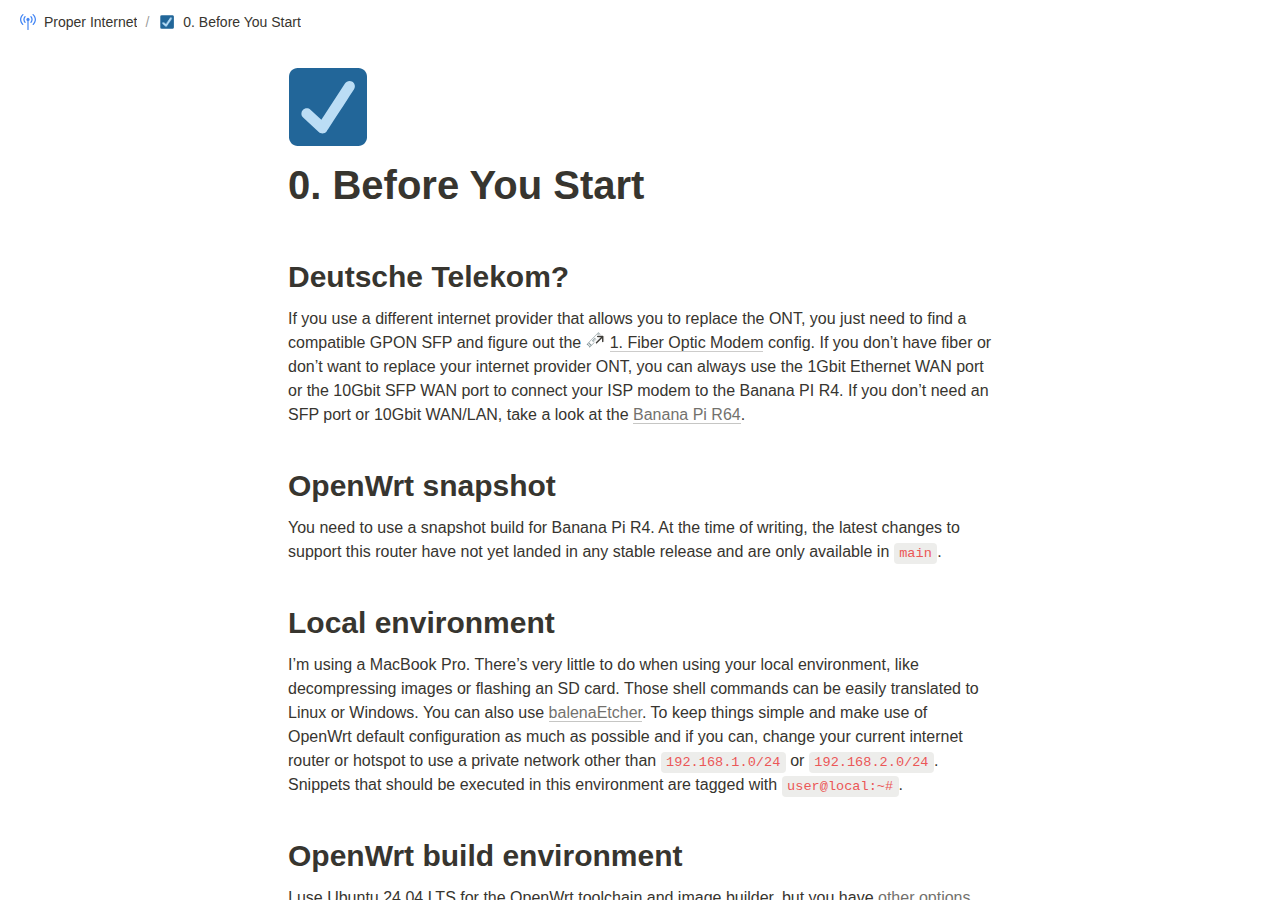
<file: 0-before-you-start.html>
<html class="notion-html" lang="en" style="--full-viewport-height: 441px;"><head lang="en"><meta charset="utf-8"/><meta content="width=device-width,height=device-height,initial-scale=1,maximum-scale=1,user-scalable=no,viewport-fit=cover" name="viewport"/><title>0. Before You Start</title><noscript><meta content="0;url=https://www.notion.so/disabled-javascript.html" http-equiv="refresh"/></noscript><meta content="en_US" property="og:locale"/><link href="[data-uri]" rel="shortcut icon" type="image/x-icon"/><link href="/images/logo-ios.png" rel="apple-touch-icon"/><meta content="yes" name="mobile-web-app-capable"/><meta content="telephone=no" name="format-detection"/><meta content="no" name="msapplication-tap-highlight"/><link href="assets/4e8dd02ae0f74049b708c079bcd1feb979cff37d.css" media="print" rel="stylesheet"/><style>body{background:#fff}body.dark{background:#191919}@keyframes startup-shimmer-animation{0%{transform:translateX(-100%) translateZ(0)}100%{transform:translateX(100%) translateZ(0)}}@keyframes startup-shimmer-fade-in{0%{opacity:0}100%{opacity:1}}@keyframes startup-spinner-rotate{0%{transform:rotate(0) translateZ(0)}100%{transform:rotate(360deg) translateZ(0)}}#initial-loading-spinner{position:fixed;height:100vh;width:100vw;z-index:-1;display:none;align-items:center;justify-content:center;opacity:.5}#initial-loading-spinner svg{height:24px;width:24px;animation:startup-spinner-rotate 1s linear infinite;transform-origin:center center;pointer-events:none}#skeleton{background:#fff;position:fixed;height:100vh;width:100vw;z-index:-1;display:none;overflow:hidden}#initial-loading-spinner.show,#skeleton.show{display:flex}body.dark #skeleton{background:#191919}.notion-front-page #skeleton,.notion-mobile #skeleton{display:none}#skeleton-sidebar{background-color:#f7f7f5;box-shadow:inset -1px 0 0 0 rgba(0,0,0,.025);display:flex;width:240px;flex-direction:column;padding:12px 14px;overflow:hidden}body.dark #skeleton-sidebar{background-color:#202020;box-shadow:inset -1px 0 0 0 rgba(255,255,255,.05)}#skeleton.isElectron #skeleton-sidebar{padding-top:46px}#skeleton .row{display:flex;margin-bottom:11px;align-items:center}#skeleton .row.fadein{animation:1s ease-in 0s 1 normal both running startup-shimmer-fade-in}#skeleton .chevron{width:12px;height:12px;display:block;margin-right:4px;fill:rgba(227,226,224,.5)}body.dark #skeleton .chevron{fill:#2f2f2f}.startup-shimmer{background:rgba(227,226,224,.5);overflow:hidden;position:relative}body.dark .startup-shimmer{background:#2f2f2f}.startup-shimmer::before{content:"";position:absolute;height:100%;width:100%;z-index:1;animation:1s linear infinite startup-shimmer-animation;background:linear-gradient(90deg,rgba(0,0,0,0) 0,rgba(0,0,0,.03) 50%,rgba(0,0,0,0) 100%)}body.dark .startup-shimmer::before{background:linear-gradient(90deg,transparent 0,rgba(86,86,86,.1) 50%,transparent 100%)}#skeleton .icon{width:20px;height:20px;border-radius:4px}#skeleton .text{height:10px;border-radius:10px}#skeleton .draggable{-webkit-app-region:drag;position:absolute;top:0;left:0;width:100%;height:36px;display:none}#skeleton.isElectron .draggable{display:block}</style><link href="assets/0c65dea1a6e19a8f9f38461fa644c43a0fd8f3c5.css" rel="stylesheet"/><link href="assets/injection.css" rel="stylesheet"/><style>
		
		
		.assistant-grouped-edit-chat-container .assistant-grouped-edit-insert {
			background: initial !important;
			border-bottom: initial !important;
			color: rgba(55, 53, 47, 1) !important;
		}

		.assistant-grouped-edit-chat-container .assistant-grouped-edit-remove {
			background: initial !important;
			border-bottom: initial !important;
			color: rgba(199, 198, 196, 1) !important;
		}
	
	</style></head><body class="notion-body"><style id="scroll-properties"></style><div id="notion-app"><div class="notion-app-inner notion-light-theme" style='color: rgb(55, 53, 47); fill: currentcolor; line-height: 1.5; font-family: ui-sans-serif, -apple-system, BlinkMacSystemFont, "Segoe UI Variable Display", "Segoe UI", Helvetica, "Apple Color Emoji", Arial, sans-serif, "Segoe UI Emoji", "Segoe UI Symbol"; -webkit-font-smoothing: auto; background-color: white; transition: height 0.1s;'><div style="height: 100%;"><div class="notion-cursor-listener" style="width: 100vw; height: 100%; position: relative; display: flex; flex: 1 1 0%; background: white; cursor: text;"><div class="" style="order: 3; display: flex; flex-direction: column; width: 100%; overflow: hidden; isolation: auto;"><header style="background: white; max-width: 100vw; z-index: 100; user-select: none;"><div class="notion-topbar" style="width: calc(100% + 0px); max-width: 100vw; height: 44px; opacity: 1; transition: opacity 700ms, color 700ms; position: relative; left: 0px;"><div style="display: flex; justify-content: space-between; align-items: center; overflow: hidden; height: 44px; padding-left: 12px; padding-right: 10px;"><div class="notranslate shadow-cursor-breadcrumb" style="display: flex; align-items: center; line-height: 1.2; font-size: 14px; height: 100%; flex-grow: 0; margin-right: 8px; min-width: 0px;"><div class="notion-selectable notion-page-block" data-block-id="1463b3f5-9a6a-8049-966d-d1e89fc5f3c4" style="display: flex; align-items: center; min-width: 0px;"><a href="/" rel="noopener noreferrer" role="link" style="display: flex; color: rgb(55, 53, 47); text-decoration: none; user-select: none; transition: background 20ms ease-in; cursor: pointer; align-items: center; flex-shrink: 1; white-space: nowrap; height: 24px; border-radius: 6px; font-size: inherit; line-height: 1.2; min-width: 0px; padding: 2px 6px;"><div style="display: flex; align-items: center; min-width: 0px;"><div class="notion-record-icon notranslate" style="display: flex; align-items: center; justify-content: center; height: 20px; width: 20px; border-radius: 0.25em; flex-shrink: 0; margin-right: 6px; font-weight: 500;"><div><div class="" style="width: 100%; height: 100%;"><img referrerpolicy="same-origin" src="assets/05831f878a2ededcd9290018c2b9cbf820a8adf8.svg" style="display: block; object-fit: fill; border-radius: 4px; width: 17.76px; height: 17.76px; transition: opacity 100ms ease-out; padding: 1px;"/></div></div></div><div class="notranslate" style="white-space: nowrap; overflow: hidden; text-overflow: ellipsis; max-width: 160px;">Proper Internet</div></div></a></div><span style="margin-left: 2px; margin-right: 2px; color: rgba(55, 53, 47, 0.5);">/</span><div role="button" style="user-select: none; transition: background 20ms ease-in; cursor: pointer; display: inline-flex; align-items: center; flex-shrink: 1; white-space: nowrap; height: 24px; border-radius: 6px; font-size: 14px; line-height: 1.2; min-width: 0px; padding-left: 6px; padding-right: 6px; color: rgb(55, 53, 47);" tabindex="0"><div class="notion-record-icon notranslate" style="display: flex; align-items: center; justify-content: center; height: 20px; width: 20px; border-radius: 0.25em; flex-shrink: 0; margin-right: 6px;"><div style="display: flex; align-items: center; justify-content: center; height: 20px; width: 20px;"><div style="height: 14px; width: 14px; font-size: 14px; line-height: 1; margin-left: 0px; color: black;"><img alt="☑️" aria-label="☑️" class="notion-emoji" src="[data-uri]" style="width: 100%;
height: 100%;
background: url(assets/6101f88ab4529ee25e026ff331f3a4a5b65ac27c.png) 93.3333% 76.6667%/6100% 6100%"/></div></div></div><div class="notranslate" style="white-space: nowrap; overflow: hidden; text-overflow: ellipsis; max-width: 240px;">0. Before You Start</div></div></div><div style="flex-grow: 1; flex-shrink: 1;"></div><div style="display: flex; justify-content: space-between; padding-left: 10px;"><div aria-disabled="true" aria-label="Close panel" class="notion-close-sidebar" role="button" style="user-select: none; transition-behavior: normal; transition-duration: 200ms; transition-timing-function: ease; transition-property: opacity; cursor: default; opacity: 0; display: inline-flex; align-items: center; justify-content: center; flex-shrink: 0; border-radius: 6px; height: 24px; width: 24px; padding: 0px; position: relative; margin-left: 10px; fill: rgba(55, 53, 47, 0.45);" tabindex="-1"><svg class="doubleChevronRight" role="graphics-symbol" style="width: 16px; height: 16px; display: block; fill: inherit; flex-shrink: 0;" viewBox="0 0 16 16"><path d="M2.25781 14.1211C2.47656 14.1211 2.66797 14.0391 2.81836 13.8887L8.14355 8.67969C8.32812 8.49512 8.41699 8.29688 8.41699 8.06445C8.41699 7.8252 8.32812 7.62012 8.14355 7.44922L2.81836 2.24023C2.66797 2.08984 2.4834 2.00781 2.25781 2.00781C1.81348 2.00781 1.46484 2.35645 1.46484 2.80078C1.46484 3.0127 1.55371 3.21777 1.7041 3.375L6.50977 8.05762L1.7041 12.7539C1.55371 12.9043 1.46484 13.1094 1.46484 13.3281C1.46484 13.7725 1.81348 14.1211 2.25781 14.1211ZM8.36914 14.1211C8.58789 14.1211 8.77246 14.0391 8.92285 13.8887L14.2549 8.67969C14.4395 8.49512 14.5283 8.29688 14.5283 8.06445C14.5283 7.8252 14.4326 7.62012 14.2549 7.44922L8.92285 2.24023C8.77246 2.08984 8.58789 2.00781 8.36914 2.00781C7.9248 2.00781 7.56934 2.35645 7.56934 2.80078C7.56934 3.0127 7.66504 3.21777 7.81543 3.375L12.6211 8.05762L7.81543 12.7539C7.66504 12.9043 7.56934 13.1094 7.56934 13.3281C7.56934 13.7725 7.9248 14.1211 8.36914 14.1211Z"></path></svg></div><div style="display: flex;"><div role="button" style="user-select: none; transition: background 20ms ease-in; cursor: pointer; display: inline-flex; align-items: center; flex-shrink: 0; white-space: nowrap; height: 28px; border-radius: 6px; font-size: 14px; line-height: 1.2; min-width: 0px; padding-left: 8px; padding-right: 8px; color: rgb(55, 53, 47);" tabindex="0"><svg class="search" role="graphics-symbol" style="width: 14px; height: 14px; display: block; fill: inherit; flex-shrink: 0;" viewBox="0 0 16 16"><path d="M.281 6.438c0-.875.164-1.696.492-2.461a6.484 6.484 0 011.375-2.032A6.237 6.237 0 016.64.078 6.2 6.2 0 019.11.57c.77.328 1.447.787 2.03 1.375a6.374 6.374 0 011.368 2.032c.333.765.5 1.586.5 2.46 0 .688-.107 1.342-.32 1.961a6.28 6.28 0 01-.868 1.696l3.563 3.578c.11.104.19.226.242.367.057.14.086.29.086.445 0 .22-.05.417-.149.594a1.122 1.122 0 01-1 .57c-.156 0-.307-.028-.453-.086a1.058 1.058 0 01-.382-.25l-3.586-3.585c-.5.333-1.047.596-1.641.789a6.089 6.089 0 01-1.86.28 6.237 6.237 0 01-2.468-.491 6.4 6.4 0 01-2.024-1.367A6.509 6.509 0 01.773 8.913a6.256 6.256 0 01-.492-2.476zm1.664 0c0 .65.12 1.26.36 1.828a4.775 4.775 0 001.015 1.5c.433.427.933.763 1.5 1.007a4.548 4.548 0 001.82.368c.652 0 1.261-.123 1.829-.368a4.747 4.747 0 002.508-2.507 4.567 4.567 0 00.367-1.829c0-.645-.123-1.252-.367-1.82a4.776 4.776 0 00-1.016-1.5A4.578 4.578 0 008.469 2.11a4.567 4.567 0 00-1.828-.367c-.646 0-1.253.123-1.82.367a4.667 4.667 0 00-1.5 1.008c-.433.432-.772.932-1.016 1.5a4.633 4.633 0 00-.36 1.82z"></path></svg></div><div role="button" style="user-select: none; transition: background 20ms ease-in; cursor: pointer; display: inline-flex; align-items: center; flex-shrink: 0; white-space: nowrap; height: 28px; border-radius: 6px; font-size: 14px; line-height: 1.2; min-width: 0px; padding-left: 8px; padding-right: 8px; color: rgb(55, 53, 47);" tabindex="0"><svg class="duplicate" role="graphics-symbol" style="width: 15px; height: 15px; display: block; fill: inherit; flex-shrink: 0;" viewBox="0 0 16 16"><path d="M2.83887 12.1523H4.00098V13.1846C4.00098 14.6406 4.75977 15.3994 6.24316 15.3994H13.1611C14.6377 15.3994 15.4033 14.6406 15.4033 13.1846V6.21191C15.4033 4.75586 14.6377 3.99707 13.1611 3.99707H11.999V2.96484C11.999 1.50879 11.2334 0.75 9.75684 0.75H2.83887C1.3623 0.75 0.59668 1.50195 0.59668 2.96484V9.93066C0.59668 11.3936 1.3623 12.1523 2.83887 12.1523ZM2.9209 10.8125C2.28516 10.8125 1.93652 10.4844 1.93652 9.82129V3.08105C1.93652 2.41797 2.28516 2.08301 2.9209 2.08301H9.68164C10.3105 2.08301 10.666 2.41797 10.666 3.08105V3.99707H6.24316C4.75977 3.99707 4.00098 4.75586 4.00098 6.21191V10.8125H2.9209ZM6.31836 14.0596C5.68262 14.0596 5.34082 13.7314 5.34082 13.0684V6.32812C5.34082 5.66504 5.68262 5.33691 6.31836 5.33691H13.0791C13.708 5.33691 14.0635 5.66504 14.0635 6.32812V13.0684C14.0635 13.7314 13.708 14.0596 13.0791 14.0596H6.31836Z"></path></svg></div><div aria-label="More actions" role="button" style="user-select: none; transition: background 20ms ease-in; cursor: pointer; display: flex; align-items: center; justify-content: center; width: 32px; height: 28px; border-radius: 4px;" tabindex="0"><svg class="ellipsis" role="graphics-symbol" style="width: 18px; height: 18px; display: block; fill: inherit; flex-shrink: 0;" viewBox="0 0 16 16"><path d="M2.887 9.014c.273 0 .52-.064.738-.192.219-.132.394-.307.526-.526.133-.219.199-.46.199-.725 0-.405-.142-.747-.424-1.025a1.41 1.41 0 00-1.04-.417c-.264 0-.505.066-.724.198a1.412 1.412 0 00-.718 1.244c0 .265.064.506.192.725.132.219.307.394.526.526.219.128.46.192.725.192zm5.113 0a1.412 1.412 0 001.244-.718c.132-.219.198-.46.198-.725 0-.405-.14-.747-.423-1.025A1.386 1.386 0 008 6.129c-.264 0-.506.066-.725.198a1.412 1.412 0 00-.718 1.244c0 .265.064.506.192.725.132.219.308.394.526.526.22.128.46.192.725.192zm5.106 0c.265 0 .506-.064.725-.192.219-.132.394-.307.526-.526.133-.219.199-.46.199-.725 0-.405-.142-.747-.424-1.025a1.394 1.394 0 00-1.026-.417 1.474 1.474 0 00-1.265.718c-.127.218-.19.46-.19.724 0 .265.063.506.19.725.133.219.308.394.527.526.223.128.47.192.738.192z"></path></svg></div><div role="button" style="user-select: none; transition: background 20ms ease-in; cursor: pointer; display: inline-flex; align-items: center; justify-content: center; white-space: nowrap; border-radius: 6px; height: 32px; padding: 0px 10px; font-size: 14px; line-height: 1.2; border: 1px solid rgba(55, 53, 47, 0.16); margin-left: 8px;" tabindex="0">Made with<svg class="notionLogo" role="graphics-symbol" style="width: 14px; height: 14px; display: block; fill: inherit; flex-shrink: 0; margin-left: 6px;" viewBox="0 0 120 126"><path d="M 20.6927 21.9315C 24.5836 25.0924 26.0432 24.8512 33.3492 24.3638L 102.228 20.2279C 103.689 20.2279 102.474 18.7705 101.987 18.5283L 90.5477 10.2586C 88.3558 8.55699 85.4356 6.60818 79.8387 7.09563L 13.1433 11.9602C 10.711 12.2014 10.2251 13.4175 11.1939 14.3924L 20.6927 21.9315ZM 24.8281 37.9835L 24.8281 110.456C 24.8281 114.351 26.7745 115.808 31.1553 115.567L 106.853 111.187C 111.236 110.946 111.724 108.267 111.724 105.103L 111.724 33.1169C 111.724 29.958 110.509 28.2544 107.826 28.4976L 28.721 33.1169C 25.8018 33.3622 24.8281 34.8225 24.8281 37.9835ZM 99.5567 41.8711C 100.042 44.0622 99.5567 46.2512 97.3618 46.4974L 93.7143 47.2241L 93.7143 100.728C 90.5477 102.43 87.6275 103.403 85.1942 103.403C 81.2983 103.403 80.3226 102.186 77.4044 98.54L 53.5471 61.087L 53.5471 97.3239L 61.0964 99.0275C 61.0964 99.0275 61.0964 103.403 55.0057 103.403L 38.2148 104.377C 37.727 103.403 38.2148 100.973 39.9179 100.486L 44.2996 99.2717L 44.2996 51.36L 38.2158 50.8725C 37.728 48.6815 38.9431 45.5225 42.3532 45.2773L 60.3661 44.0631L 85.1942 82.0036L 85.1942 48.4402L 78.864 47.7136C 78.3781 45.0351 80.3226 43.0902 82.7569 42.849L 99.5567 41.8711ZM 7.5434 5.39404L 76.9175 0.285276C 85.4366 -0.445402 87.6285 0.0440428 92.983 3.93368L 115.128 19.4982C 118.782 22.1747 120 22.9034 120 25.8211L 120 111.187C 120 116.537 118.051 119.701 111.237 120.185L 30.6734 125.05C 25.5584 125.294 23.124 124.565 20.4453 121.158L 4.13735 99.9994C 1.21516 96.1048 0 93.191 0 89.7819L 0 13.903C 0 9.5279 1.94945 5.8785 7.5434 5.39404Z"></path></svg></div></div></div></div></div><div style="width: calc(100% + 0px); user-select: none;"></div></header><main class="notion-frame" style="flex-grow: 0; flex-shrink: 1; display: flex; flex-direction: column; background: white; z-index: 1; height: calc(-44px + 100vh); max-height: 100%; position: relative; width: 780px; transform: translateX(0px); transition-duration: 200ms; transition-timing-function: ease; transition-property: width, transform;"><div style="display: contents;"><div class="notion-scroller vertical" style="z-index: 1; display: flex; flex-direction: column; flex-grow: 1; position: relative; align-items: center; margin-right: 0px; margin-bottom: 0px; overflow: hidden auto;"><div class="sticky-portal-target" data-sticky-stack-name="default" style="position: sticky; z-index: 999; width: 100%; top: 0px; left: 0px; height: 0px; flex: 0 1 0%;"></div><div style="position: absolute; top: 0px; left: 0px; z-index: 99;"><div class="notion-selectable-hover-menu-item"></div></div><div aria-disabled="true" aria-label="Start typing to edit text" aria-multiline="true" class="whenContentEditable" data-content-editable-root="true" role="textbox" style="caret-color: rgb(55, 53, 47); width: 100%; display: flex; flex-direction: column; position: relative; align-items: center; flex-grow: 1; --whenContentEditable--WebkitUserModify: read-write-plaintext-only;"><span data-content-editable-root-tiny-selection-trap="true" style="height: 1px; width: 1px; caret-color: transparent; margin-top: -1px;"></span><div class="layout" style="padding-bottom: 30vh; transform: translateX(0px); transition-duration: 200ms; transition-timing-function: ease; transition-property: transform;"><div class="pseudoSelection" contenteditable="false" data-content-editable-void="true" style="user-select: none; --pseudoSelection--background: transparent; display: contents;"><div class="layout-margin-right" style="width: calc(100% + 0px); grid-row: 1 / -1; padding-left: 0px; position: sticky; top: 0px; right: 0px; z-index: 80; transition: opacity 0.2s; opacity: 1; visibility: visible; pointer-events: none;"><div style="width: 100%; height: 0px;"></div><div class="hide-scrollbar ignore-scrolling-container notion-floating-table-of-contents" style="position: absolute; top: 0px; width: calc(100% + 0px); height: calc(-44px + 100vh); display: flex; flex-direction: column; pointer-events: none;"><div style="display: flex;"><div contenteditable="false" data-content-editable-void="true" style="width: 100%;"><div style="max-height: 113px; margin-bottom: 60px; pointer-events: auto;"><div style="max-height: 113px; display: flex; flex-direction: row; position: absolute; top: 204px; right: 0px; overflow-y: hidden; opacity: 1;"><div style="width: 56px; display: flex; flex-direction: column; justify-content: center; padding-bottom: 12px; padding-right: 8px;"><div style="display: flex; flex-direction: column; gap: 12px; padding-left: 20px; padding-bottom: 12px; height: 100%;"><div><div style="background-color: rgb(50, 48, 44); height: 2px; width: 16px; transition: background 0.2s, box-shadow 0.2s; box-shadow: none; border-radius: 2px; margin-left: 0px;"></div></div><div><div style="background-color: rgb(227, 226, 224); height: 2px; width: 16px; transition: background 0.2s, box-shadow 0.2s; box-shadow: none; border-radius: 2px; margin-left: 0px;"></div></div><div><div style="background-color: rgb(227, 226, 224); height: 2px; width: 16px; transition: background 0.2s, box-shadow 0.2s; box-shadow: none; border-radius: 2px; margin-left: 0px;"></div></div><div><div style="background-color: rgb(227, 226, 224); height: 2px; width: 16px; transition: background 0.2s, box-shadow 0.2s; box-shadow: none; border-radius: 2px; margin-left: 0px;"></div></div><div><div style="background-color: rgb(227, 226, 224); height: 2px; width: 16px; transition: background 0.2s, box-shadow 0.2s; box-shadow: none; border-radius: 2px; margin-left: 0px;"></div></div><div><div style="background-color: rgb(227, 226, 224); height: 2px; width: 16px; transition: background 0.2s, box-shadow 0.2s; box-shadow: none; border-radius: 2px; margin-left: 0px;"></div></div><div><div style="background-color: rgb(227, 226, 224); height: 2px; width: 16px; transition: background 0.2s, box-shadow 0.2s; box-shadow: none; border-radius: 2px; margin-left: 0px;"></div></div></div></div></div></div></div></div></div></div></div><div class="layout-full" style="isolation: isolate;"><div class="pseudoSelection" contenteditable="false" data-content-editable-void="true" style="user-select: none; --pseudoSelection--background: transparent; width: 100%; display: flex; flex-direction: column; align-items: center; flex-shrink: 0; flex-grow: 0; z-index: 2; transform: translateX(0px); transition-duration: 200ms; transition-timing-function: ease; transition-property: transform;"></div></div><div class="layout-content" style="margin-bottom: 0px; padding-bottom: 0px;"><div style="width: 100%; display: flex; flex-direction: column; align-items: center; flex-shrink: 0; flex-grow: 0;"><div style="max-width: 100%; padding-left: calc(0px + env(safe-area-inset-left)); width: 100%;"><div class="pseudoSelection" contenteditable="false" data-content-editable-void="true" style="user-select: none; --pseudoSelection--background: transparent; pointer-events: none;"><div style="display: flow-root; pointer-events: auto;"><div class="notion-record-icon notranslate" style="display: flex; align-items: center; justify-content: center; height: 78px; width: 78px; border-radius: 0.25em; flex-shrink: 0; position: relative; z-index: 1; margin-left: 3px; margin-bottom: 0px; margin-top: 96px; pointer-events: auto;"><div aria-label="☑️ Page icon" role="img" style="display: flex; align-items: center; justify-content: center; height: 78px; width: 78px;"><div style="height: 78px; width: 78px; font-size: 78px; line-height: 1; margin-left: 0px; color: black;"><div style="position: relative; width: 78px; height: 78px;"><img alt="☑️" aria-label="☑️" class="notion-emoji" src="[data-uri]" style="width: 78px;
height: 78px;
background: url(assets/6101f88ab4529ee25e026ff331f3a4a5b65ac27c.png) 93.3333% 76.6667%/6100% 6100%;
opacity: 0;
transition: opacity 100ms ease-out"/><img alt="☑️" aria-label="☑️" src="assets/a8d8c64559e174406928155a1fc0b30ee7523c47.svg" style="position: absolute; top: 0px; left: 0px; opacity: 1; width: 78px; height: 78px;"/></div></div></div></div></div><div><div class="notion-page-controls" style='display: flex; justify-content: flex-start; flex-wrap: wrap; padding-top: 8px; padding-bottom: 4px; margin-left: -1px; color: rgba(55, 53, 47, 0.5); font-family: ui-sans-serif, -apple-system, BlinkMacSystemFont, "Segoe UI Variable Display", "Segoe UI", Helvetica, "Apple Color Emoji", Arial, sans-serif, "Segoe UI Emoji", "Segoe UI Symbol"; pointer-events: auto;'></div></div></div><div style="padding-right: calc(0px + env(safe-area-inset-right));"><div><div class="notion-selectable notion-page-block" data-block-id="1493b3f5-9a6a-8021-bf57-e8035ab33e59" style='color: rgb(55, 53, 47); font-weight: 700; line-height: 1.2; font-size: 40px; font-family: ui-sans-serif, -apple-system, BlinkMacSystemFont, "Segoe UI Variable Display", "Segoe UI", Helvetica, "Apple Color Emoji", Arial, sans-serif, "Segoe UI Emoji", "Segoe UI Symbol"; cursor: text; display: flex; align-items: center;'><h1 contenteditable="false" data-content-editable-leaf="true" placeholder="New page" spellcheck="true" style="max-width: 100%; width: 100%; white-space: pre-wrap; word-break: break-word; caret-color: rgb(55, 53, 47); padding-top: 3px; padding-left: 2px; padding-right: 2px; font-size: 1em; font-weight: inherit; margin: 0px;">0. Before You Start</h1></div><div style="margin-left: 4px;"></div></div></div></div></div></div><div class="layout-content" style="min-height: 170px; padding-top: 5px;"><div class="notion-page-content" style="flex-shrink: 0; flex-grow: 1; max-width: 100%; display: flex; align-items: flex-start; flex-direction: column; font-size: 16px; line-height: 1.5; width: 100%; z-index: 4; padding: 8px 0px 0px;"><div class="notion-selectable notion-header-block" data-block-id="1493b3f5-9a6a-80be-a255-d7acb55b78a8" style="width: 100%; max-width: 588px; margin-top: 2em; margin-bottom: 4px;"><div style="display: flex; width: 100%; color: inherit; fill: inherit;"><h2 contenteditable="false" data-content-editable-leaf="true" placeholder="Heading 1" spellcheck="true" style='max-width: 100%; width: 100%; white-space: pre-wrap; word-break: break-word; caret-color: rgb(55, 53, 47); padding: 3px 2px; font-family: ui-sans-serif, -apple-system, BlinkMacSystemFont, "Segoe UI Variable Display", "Segoe UI", Helvetica, "Apple Color Emoji", Arial, sans-serif, "Segoe UI Emoji", "Segoe UI Symbol"; font-weight: 600; font-size: 1.875em; line-height: 1.3; margin: 0px;'>Deutsche Telekom?</h2><div style="position: relative; left: 0px;"></div></div></div><div class="notion-selectable notion-text-block" data-block-id="1493b3f5-9a6a-80d0-8b42-fbb93f75ecf7" style="width: 100%; max-width: 588px; margin-top: 1px; margin-bottom: 1px;"><div style="color: inherit; fill: inherit;"><div style="display: flex;"><div contenteditable="false" data-content-editable-leaf="true" placeholder=" " spellcheck="true" style="max-width: 100%; width: 100%; white-space: pre-wrap; word-break: break-word; caret-color: rgb(55, 53, 47); padding: 3px 2px;">If you use a different internet provider that allows you to replace the ONT, you just need to find a compatible GPON SFP and figure out the <a class="notion-page-mention-token notion-text-mention-token notion-focusable-token notion-enable-hover" contenteditable="false" data-token-index="1" href="1-fiber-optic-modem.html" style="vertical-align:top;cursor:pointer;color:inherit;text-decoration:inherit;transition:all 100ms ease-in" tabindex="0"><span style="white-space:nowrap"></span><span style="white-space:nowrap"><span style="display:inline-block;width:1em;white-space:nowrap;position:relative;margin-right:0.5em"><img src="assets/6af81989fe94a8471d1ea52b49737c7f0c72abcc.png" style="width:1em;height:1em;border-radius:1px"/><svg class="pageLinkIndicator" role="graphics-symbol" style="width:0.7em;height:0.7em;display:block;fill:rgba(55, 53, 47, 1);flex-shrink:0;position:absolute;right:-0.2em;bottom:0.15em;stroke:white;stroke-width:1.5" viewBox="0 0 13 13"><path d="M6.30826 4.43292L1.76184 8.98454C1.76176 8.98462 1.76169 8.9847 1.76161 8.98477C1.76158 8.9848 1.76156 8.98482 1.76154 8.98484C1.46068 9.28584 1.25 9.6914 1.25 10.1565C1.25 10.6117 1.45865 11.0119 1.73417 11.2886C2.01014 11.5658 2.41107 11.7773 2.87078 11.7773C3.34169 11.7773 3.73758 11.5617 4.03477 11.2733L4.03482 11.2734L4.04244 11.2657L8.58864 6.72474V8.667C8.58864 9.51956 9.22729 10.2935 10.1521 10.2935C11.0528 10.2935 11.75 9.54534 11.75 8.66127V2.92671C11.75 2.48722 11.5981 2.06381 11.2838 1.74808C10.9689 1.43182 10.5446 1.27728 10.1006 1.27728H4.36028C3.46161 1.27728 2.72804 1.97749 2.72804 2.86942C2.72804 3.79734 3.51104 4.43292 4.35455 4.43292H6.30826Z" fill="#3E3C38" stroke="white" stroke-width="1.5"></path></svg></span></span><span class="notion-page-mention-token__title" style="border-bottom:0.05em solid rgba(55,53,47,.25);font-weight:500">1. Fiber Optic Modem</span><span style="white-space:nowrap"></span></a> config. If you don’t have fiber or don’t want to replace your internet provider ONT, you can always use the 1Gbit Ethernet WAN port or the 10Gbit SFP WAN port to connect your ISP modem to the Banana PI R4. If you don’t need an SFP port or 10Gbit WAN/LAN, take a look at the <a class="notion-link-token notion-focusable-token notion-enable-hover" data-token-index="3" href="https://wiki.banana-pi.org/Banana_Pi_BPI-R64" rel="noopener noreferrer" style="cursor:pointer;color:inherit;word-wrap:break-word;text-decoration:inherit" tabindex="0" target="_blank"><span class="link-annotation-1493b3f5-9a6a-80d0-8b42-fbb93f75ecf7-334278187" style="border-bottom:0.05em solid;border-color:rgba(55,53,47,.4);opacity:0.7">Banana Pi R64</span></a>.</div><div style="position: relative; left: 0px;"></div></div></div></div><div class="notion-selectable notion-header-block" data-block-id="1493b3f5-9a6a-80f8-89a2-e0cf3b377e9a" style="width: 100%; max-width: 588px; margin-top: 2em; margin-bottom: 4px;"><div style="display: flex; width: 100%; color: inherit; fill: inherit;"><h2 contenteditable="false" data-content-editable-leaf="true" placeholder="Heading 1" spellcheck="true" style='max-width: 100%; width: 100%; white-space: pre-wrap; word-break: break-word; caret-color: rgb(55, 53, 47); padding: 3px 2px; font-family: ui-sans-serif, -apple-system, BlinkMacSystemFont, "Segoe UI Variable Display", "Segoe UI", Helvetica, "Apple Color Emoji", Arial, sans-serif, "Segoe UI Emoji", "Segoe UI Symbol"; font-weight: 600; font-size: 1.875em; line-height: 1.3; margin: 0px;'>OpenWrt snapshot</h2><div style="position: relative; left: 0px;"></div></div></div><div class="notion-selectable notion-text-block" data-block-id="1473b3f5-9a6a-8056-8762-e898dcff525b" style="width: 100%; max-width: 588px; margin-top: 1px; margin-bottom: 1px;"><div style="color: inherit; fill: inherit;"><div style="display: flex;"><div contenteditable="false" data-content-editable-leaf="true" placeholder=" " spellcheck="true" style="max-width: 100%; width: 100%; white-space: pre-wrap; word-break: break-word; caret-color: rgb(55, 53, 47); padding: 3px 2px;">You need to use a snapshot build for Banana Pi R4. At the time of writing, the latest changes to support this router have not yet landed in any stable release and are only available in <span class="notion-enable-hover" data-token-index="1" spellcheck="false" style='font-family:"SFMono-Regular", Menlo, Consolas, "PT Mono", "Liberation Mono", Courier, monospace;line-height:normal;background:rgba(135,131,120,.15);color:#EB5757;border-radius:4px;font-size:85%;padding:0.2em 0.4em'>main</span>.</div><div style="position: relative; left: 0px;"></div></div></div></div><div class="notion-selectable notion-header-block" data-block-id="1493b3f5-9a6a-80a7-b07b-cd9a044ee87f" style="width: 100%; max-width: 588px; margin-top: 2em; margin-bottom: 4px;"><div style="display: flex; width: 100%; color: inherit; fill: inherit;"><h2 contenteditable="false" data-content-editable-leaf="true" placeholder="Heading 1" spellcheck="true" style='max-width: 100%; width: 100%; white-space: pre-wrap; word-break: break-word; caret-color: rgb(55, 53, 47); padding: 3px 2px; font-family: ui-sans-serif, -apple-system, BlinkMacSystemFont, "Segoe UI Variable Display", "Segoe UI", Helvetica, "Apple Color Emoji", Arial, sans-serif, "Segoe UI Emoji", "Segoe UI Symbol"; font-weight: 600; font-size: 1.875em; line-height: 1.3; margin: 0px;'>Local environment</h2><div style="position: relative; left: 0px;"></div></div></div><div class="notion-selectable notion-text-block" data-block-id="1493b3f5-9a6a-805f-9b67-ceb19aa7c305" style="width: 100%; max-width: 588px; margin-top: 1px; margin-bottom: 1px;"><div style="color: inherit; fill: inherit;"><div style="display: flex;"><div contenteditable="false" data-content-editable-leaf="true" placeholder=" " spellcheck="true" style="max-width: 100%; width: 100%; white-space: pre-wrap; word-break: break-word; caret-color: rgb(55, 53, 47); padding: 3px 2px;">I’m using a MacBook Pro. There’s very little to do when using your local environment, like decompressing images or flashing an SD card. Those shell commands can be easily translated to Linux or Windows. You can also use <a class="notion-link-token notion-focusable-token notion-enable-hover" data-token-index="1" href="https://etcher.balena.io/" rel="noopener noreferrer" style="cursor:pointer;color:inherit;word-wrap:break-word;text-decoration:inherit" tabindex="0" target="_blank"><span class="link-annotation-1493b3f5-9a6a-805f-9b67-ceb19aa7c305-1371080996" style="border-bottom:0.05em solid;border-color:rgba(55,53,47,.4);opacity:0.7">balenaEtcher</span></a>. To keep things simple and make use of OpenWrt default configuration as much as possible and if you can, change your current internet router or hotspot to use a private network other than <span class="notion-enable-hover" data-token-index="3" spellcheck="false" style='font-family:"SFMono-Regular", Menlo, Consolas, "PT Mono", "Liberation Mono", Courier, monospace;line-height:normal;background:rgba(135,131,120,.15);color:#EB5757;border-radius:4px;font-size:85%;padding:0.2em 0.4em'>192.168.1.0/24</span> or <span class="notion-enable-hover" data-token-index="5" spellcheck="false" style='font-family:"SFMono-Regular", Menlo, Consolas, "PT Mono", "Liberation Mono", Courier, monospace;line-height:normal;background:rgba(135,131,120,.15);color:#EB5757;border-radius:4px;font-size:85%;padding:0.2em 0.4em'>192.168.2.0/24</span>. Snippets that should be executed in this environment are tagged with <span class="notion-enable-hover" data-token-index="7" spellcheck="false" style='font-family:"SFMono-Regular", Menlo, Consolas, "PT Mono", "Liberation Mono", Courier, monospace;line-height:normal;background:rgba(135,131,120,.15);color:#EB5757;border-radius:4px;font-size:85%;padding:0.2em 0.4em'>user@local:~#</span>.</div><div style="position: relative; left: 0px;"></div></div></div></div><div class="notion-selectable notion-header-block" data-block-id="1493b3f5-9a6a-8021-83d0-c6637e373094" style="width: 100%; max-width: 588px; margin-top: 2em; margin-bottom: 4px;"><div style="display: flex; width: 100%; color: inherit; fill: inherit;"><h2 contenteditable="false" data-content-editable-leaf="true" placeholder="Heading 1" spellcheck="true" style='max-width: 100%; width: 100%; white-space: pre-wrap; word-break: break-word; caret-color: rgb(55, 53, 47); padding: 3px 2px; font-family: ui-sans-serif, -apple-system, BlinkMacSystemFont, "Segoe UI Variable Display", "Segoe UI", Helvetica, "Apple Color Emoji", Arial, sans-serif, "Segoe UI Emoji", "Segoe UI Symbol"; font-weight: 600; font-size: 1.875em; line-height: 1.3; margin: 0px;'>OpenWrt build environment</h2><div style="position: relative; left: 0px;"></div></div></div><div class="notion-selectable notion-text-block" data-block-id="1493b3f5-9a6a-8059-92de-ed6ec650f04a" style="width: 100%; max-width: 588px; margin-top: 1px; margin-bottom: 1px;"><div style="color: inherit; fill: inherit;"><div style="display: flex;"><div contenteditable="false" data-content-editable-leaf="true" placeholder=" " spellcheck="true" style="max-width: 100%; width: 100%; white-space: pre-wrap; word-break: break-word; caret-color: rgb(55, 53, 47); padding: 3px 2px;">I use Ubuntu 24.04 LTS for the OpenWrt toolchain and image builder, but you have <a class="notion-link-token notion-focusable-token notion-enable-hover" data-token-index="1" href="https://openwrt.org/docs/guide-developer/toolchain/install-buildsystem#linux_gnu-linux_distributions" rel="noopener noreferrer" style="cursor:pointer;color:inherit;word-wrap:break-word;text-decoration:inherit" tabindex="0" target="_blank"><span class="link-annotation-1493b3f5-9a6a-8059-92de-ed6ec650f04a-120108491" style="border-bottom:0.05em solid;border-color:rgba(55,53,47,.4);opacity:0.7">other options</span></a>. Instead of mangling with my local environment, I use a <span class="notion-enable-hover" data-token-index="3" spellcheck="false" style='font-family:"SFMono-Regular", Menlo, Consolas, "PT Mono", "Liberation Mono", Courier, monospace;line-height:normal;background:rgba(135,131,120,.15);color:#EB5757;border-radius:4px;font-size:85%;padding:0.2em 0.4em'>e2-highcpu-32</span> GCP instance with 32 cores. It costs $1 per hour. Do yourself a favor and use a cloud provider instance with 32 cores or more to significantly reduce OpenWrt build times. Snippets that should be executed in this environment are tagged with <span class="notion-enable-hover" data-token-index="5" spellcheck="false" style='font-family:"SFMono-Regular", Menlo, Consolas, "PT Mono", "Liberation Mono", Courier, monospace;line-height:normal;background:rgba(135,131,120,.15);color:#EB5757;border-radius:4px;font-size:85%;padding:0.2em 0.4em'>ubuntu@24.04:~#</span>.</div><div style="position: relative; left: 0px;"></div></div></div></div><div class="notion-selectable notion-header-block" data-block-id="1493b3f5-9a6a-80ec-ae23-ce1fdc9947d3" style="width: 100%; max-width: 588px; margin-top: 2em; margin-bottom: 4px;"><div style="display: flex; width: 100%; color: inherit; fill: inherit;"><h2 contenteditable="false" data-content-editable-leaf="true" placeholder="Heading 1" spellcheck="true" style='max-width: 100%; width: 100%; white-space: pre-wrap; word-break: break-word; caret-color: rgb(55, 53, 47); padding: 3px 2px; font-family: ui-sans-serif, -apple-system, BlinkMacSystemFont, "Segoe UI Variable Display", "Segoe UI", Helvetica, "Apple Color Emoji", Arial, sans-serif, "Segoe UI Emoji", "Segoe UI Symbol"; font-weight: 600; font-size: 1.875em; line-height: 1.3; margin: 0px;'>Ethernet adapter</h2><div style="position: relative; left: 0px;"></div></div></div><div class="notion-selectable notion-text-block" data-block-id="1493b3f5-9a6a-802c-b641-eee13dc35da3" style="width: 100%; max-width: 588px; margin-top: 1px; margin-bottom: 1px;"><div style="color: inherit; fill: inherit;"><div style="display: flex;"><div contenteditable="false" data-content-editable-leaf="true" placeholder=" " spellcheck="true" style="max-width: 100%; width: 100%; white-space: pre-wrap; word-break: break-word; caret-color: rgb(55, 53, 47); padding: 3px 2px;">If you do most of your work on a laptop without an ethernet adapter, you should get one. It’ll make your life easier when connecting and troubleshooting the router. The Banana Pi R4 is a router and has no HDMI adapter. You can also use the USB to TTL UART converter.</div><div style="position: relative; left: 0px;"></div></div></div></div><div class="notion-selectable notion-text-block" data-block-id="1493b3f5-9a6a-80a9-9b05-ca2b2ce9b64d" style="width: 100%; max-width: 588px; margin-top: 1px; margin-bottom: 1px;"><div style="color: inherit; fill: inherit;"><div style="display: flex;"><div contenteditable="false" data-content-editable-leaf="true" placeholder=" " spellcheck="true" style="max-width: 100%; width: 100%; white-space: pre-wrap; word-break: break-word; caret-color: rgb(55, 53, 47); padding: 3px 2px; min-height: 1em; color: rgb(55, 53, 47); -webkit-text-fill-color: rgba(55, 53, 47, 0.5);"></div><div style="position: relative; left: 0px;"></div></div></div></div><div class="notion-selectable notion-image-block" data-block-id="1493b3f5-9a6a-80f5-a45c-da48a3787271" style="width: 240px; max-width: 780px; align-self: flex-start; margin-top: 4px; margin-bottom: 4px;"><div><div contenteditable="false" data-content-editable-void="true"><div aria-labelledby=":r4:" role="figure"><div style="display: flex; width: fit-content;"><div class="notion-cursor-default" style="position: relative; overflow: hidden; flex-grow: 1;"><div style="position: relative;"><div><div class="" style="width: 100%; height: 100%;"><img alt="" loading="lazy" referrerpolicy="same-origin" src="assets/3e563e681e213fdabceedb814f1c508b6ab572cd.png" style="display: block; object-fit: cover; border-radius: 2px; height: 235.775px; pointer-events: auto; width: 100%; max-height: 235.775px;"/></div></div></div><div style='position: absolute; top: 4px; right: 4px; border-radius: 4px; color: white; fill: white; font-size: 11.5px; background: rgba(0, 0, 0, 0.6); display: flex; white-space: nowrap; align-items: center; height: 26px; max-width: calc(100% - 16px); overflow: hidden; pointer-events: none; opacity: 0; transition: opacity 200ms ease-in-out; font-family: ui-sans-serif, -apple-system, BlinkMacSystemFont, "Segoe UI Variable Display", "Segoe UI", Helvetica, "Apple Color Emoji", Arial, sans-serif, "Segoe UI Emoji", "Segoe UI Symbol"; z-index: 2;'><div role="button" style="user-select: none; transition: opacity 200ms ease-in; cursor: pointer; display: flex; align-items: center; justify-content: center; flex-shrink: 0; width: 26px; height: 26px; fill: rgba(55, 53, 47, 0.45);" tabindex="0"><svg class="ellipsis" role="graphics-symbol" style="width: 16px; height: 16px; display: block; fill: white; flex-shrink: 0;" viewBox="0 0 16 16"><path d="M2.887 9.014c.273 0 .52-.064.738-.192.219-.132.394-.307.526-.526.133-.219.199-.46.199-.725 0-.405-.142-.747-.424-1.025a1.41 1.41 0 00-1.04-.417c-.264 0-.505.066-.724.198a1.412 1.412 0 00-.718 1.244c0 .265.064.506.192.725.132.219.307.394.526.526.219.128.46.192.725.192zm5.113 0a1.412 1.412 0 001.244-.718c.132-.219.198-.46.198-.725 0-.405-.14-.747-.423-1.025A1.386 1.386 0 008 6.129c-.264 0-.506.066-.725.198a1.412 1.412 0 00-.718 1.244c0 .265.064.506.192.725.132.219.308.394.526.526.22.128.46.192.725.192zm5.106 0c.265 0 .506-.064.725-.192.219-.132.394-.307.526-.526.133-.219.199-.46.199-.725 0-.405-.142-.747-.424-1.025a1.394 1.394 0 00-1.026-.417 1.474 1.474 0 00-1.265.718c-.127.218-.19.46-.19.724 0 .265.063.506.19.725.133.219.308.394.527.526.223.128.47.192.738.192z"></path></svg></div></div><div style="left: 0px; top: 0px; width: 100%; height: 100%; background: rgba(0, 0, 0, 0.3); pointer-events: none; opacity: 0; position: absolute; transition: opacity 100ms ease-in-out;"></div><div style="left: 0px; bottom: 0px; width: 100%; height: 88px; background: linear-gradient(360deg, rgba(0, 0, 0, 0.6) 0%, rgba(0, 0, 0, 0.18) 50%, rgba(0, 0, 0, 0.09) 65%, rgba(0, 0, 0, 0.043) 75%, rgba(0, 0, 0, 0.024) 82.85%, rgba(0, 0, 0, 0.01) 88%, rgba(0, 0, 0, 0) 100%); pointer-events: none; opacity: 0; transition: opacity 200ms ease-in-out; position: absolute;"><div style="display: flex; flex-direction: row; justify-content: start; align-items: center; position: absolute; opacity: 0; left: 12px; bottom: 8px; cursor: pointer; pointer-events: auto;"><a rel="noopener noreferrer" style="display: block; color: inherit; text-decoration: none; user-select: none; cursor: pointer;" target="_blank"><div style="display: flex; flex-direction: row; align-items: center; height: 24px;"><div style="padding-right: 4px;"><svg class="alias" role="graphics-symbol" style="width: 14px; height: 14px; display: block; fill: white; flex-shrink: 0;" viewBox="0 0 16 16"><path d="M13.1475 10.5869V3.72363C13.1475 3.25195 12.833 2.93066 12.3477 2.93066H5.48438C5.02637 2.93066 4.70508 3.27246 4.70508 3.67578C4.70508 4.07227 5.05371 4.40039 5.46387 4.40039H7.89746L10.8438 4.30469L9.59961 5.39844L3.08496 11.9199C2.92773 12.0771 2.8457 12.2686 2.8457 12.46C2.8457 12.8564 3.20801 13.2256 3.61816 13.2256C3.80957 13.2256 3.99414 13.1504 4.15137 12.9932L10.6729 6.47168L11.7803 5.22754L11.6641 8.05762V10.6074C11.6641 11.0176 11.9922 11.373 12.4023 11.373C12.8057 11.373 13.1475 11.0312 13.1475 10.5869Z"></path></svg></div><div style='font-style: normal; font-weight: 500; font-size: 12px; letter-spacing: -0.154px; line-height: 143%; font-feature-settings: "case"; text-overflow: ellipsis; color: white; max-width: 160px; padding-right: 4px; overflow: hidden; white-space: nowrap;'></div></div></a></div></div><div style="position: absolute; bottom: 8px; right: 8px; background: rgba(0, 0, 0, 0.6); border-radius: 4px; opacity: 0; transition: opacity 200ms ease-in-out; overflow: hidden;"><div aria-disabled="true" aria-label="Click to view alt text" class="altTextBlockButton" role="button" style="user-select: none; transition: background 20ms ease-in; cursor: default; padding: 4px 6px; font-size: 12px; font-weight: 500; letter-spacing: 0.2px; color: white;" tabindex="-1">ALT</div></div></div><div style="position: relative; left: 0px;"></div></div></div></div></div></div><div class="notion-selectable notion-header-block" data-block-id="1493b3f5-9a6a-80c6-93d3-d589a506f384" style="width: 100%; max-width: 588px; margin-top: 2em; margin-bottom: 4px;"><div style="display: flex; width: 100%; color: inherit; fill: inherit;"><h2 contenteditable="false" data-content-editable-leaf="true" placeholder="Heading 1" spellcheck="true" style='max-width: 100%; width: 100%; white-space: pre-wrap; word-break: break-word; caret-color: rgb(55, 53, 47); padding: 3px 2px; font-family: ui-sans-serif, -apple-system, BlinkMacSystemFont, "Segoe UI Variable Display", "Segoe UI", Helvetica, "Apple Color Emoji", Arial, sans-serif, "Segoe UI Emoji", "Segoe UI Symbol"; font-weight: 600; font-size: 1.875em; line-height: 1.3; margin: 0px;'>SSH key for your router</h2><div style="position: relative; left: 0px;"></div></div></div><div class="notion-selectable notion-text-block" data-block-id="1493b3f5-9a6a-80c6-95d9-cb28d4778de9" style="width: 100%; max-width: 588px; margin-top: 1px; margin-bottom: 1px;"><div style="color: inherit; fill: inherit;"><div style="display: flex;"><div contenteditable="false" data-content-editable-leaf="true" placeholder=" " spellcheck="true" style="max-width: 100%; width: 100%; white-space: pre-wrap; word-break: break-word; caret-color: rgb(55, 53, 47); padding: 3px 2px;">Generate a new SSH key for increased security when connecting to your router. Using an SSH key will allow you to disable password authentication and root logins with password. Snippets that should be executed in OpenWrt are tagged with <span class="notion-enable-hover" data-token-index="1" spellcheck="false" style='font-family:"SFMono-Regular", Menlo, Consolas, "PT Mono", "Liberation Mono", Courier, monospace;line-height:normal;background:rgba(135,131,120,.15);color:#EB5757;border-radius:4px;font-size:85%;padding:0.2em 0.4em'>root@openwrt:~#</span>.</div><div style="position: relative; left: 0px;"></div></div></div></div><div class="notion-selectable notion-code-block" data-block-id="1493b3f5-9a6a-80a0-a4dc-d140e4645b63" style="width: 100%; max-width: 588px; margin-top: 4px; margin-bottom: 4px;"><div style="display: flex;"><div aria-labelledby=":r5:" contenteditable="false" data-content-editable-void="true" role="figure" style="flex-grow: 1; border-radius: 4px; text-align: left; position: relative; background: rgb(247, 246, 243); min-width: 0px; width: 100%;"><div style="position: absolute; top: 8px; left: 8px; z-index: 1; color: rgba(55, 53, 47, 0.65); display: flex; align-items: center; justify-content: flex-end; opacity: 0; transition: opacity 300ms ease-in;"><div aria-disabled="true" role="button" style="user-select: none; transition: background 20ms ease-in; cursor: default; display: inline-flex; align-items: center; white-space: nowrap; height: 20px; border-radius: 4px; font-size: 12px; line-height: 1.2; padding-left: 5px; padding-right: 5px; color: rgba(55, 53, 47, 0.65); margin-right: 5px;" tabindex="-1">Bash</div></div><div style="position: absolute; top: 3px; right: 1px; z-index: 1; color: rgba(55, 53, 47, 0.65); display: flex; align-items: center; justify-content: flex-end; height: 25px; font-size: 11.5px; opacity: 0; transition: opacity 300ms ease-in;"><div style="color: rgba(55, 53, 47, 0.65); display: flex; align-items: center; justify-content: center; font-size: 12px; margin-top: 4px; margin-right: 4px;"><div role="button" style="user-select: none; transition: background 20ms ease-in; cursor: pointer; display: inline-flex; align-items: center; white-space: nowrap; height: 25px; border-radius: 4px 0px 0px 4px; font-size: 11.5px; line-height: 1.2; padding: 4px 6px; color: rgb(55, 53, 47); background: rgb(234, 233, 229); font-weight: 400;" tabindex="0"><svg class="copy" role="graphics-symbol" style="width: 16px; height: 16px; display: block; fill: inherit; flex-shrink: 0; padding-right: 4px;" viewBox="0 0 14 16"><path d="M2.404 15.322h5.701c1.26 0 1.887-.662 1.887-1.927V12.38h1.154c1.254 0 1.91-.662 1.91-1.928V5.555c0-.774-.158-1.266-.626-1.74L9.512.837C9.066.387 8.545.21 7.865.21H5.463c-1.254 0-1.91.662-1.91 1.928v1.084H2.404c-1.254 0-1.91.668-1.91 1.933v8.239c0 1.265.656 1.927 1.91 1.927zm7.588-6.62c0-.792-.1-1.161-.592-1.665L6.225 3.814c-.452-.462-.844-.58-1.5-.591V2.215c0-.533.28-.832.843-.832h2.38v2.883c0 .726.386 1.113 1.107 1.113h2.83v4.998c0 .539-.276.832-.844.832H9.992V8.701zm-.79-4.29c-.206 0-.288-.088-.288-.287V1.594l2.771 2.818H9.201zM2.503 14.15c-.563 0-.844-.293-.844-.832V5.232c0-.539.281-.837.85-.837h1.91v3.187c0 .85.416 1.26 1.26 1.26h3.14v4.476c0 .54-.28.832-.843.832H2.504zM5.79 7.816c-.24 0-.346-.105-.346-.345V4.547l3.223 3.27H5.791z"></path></svg>Copy</div></div></div><div><div class="line-numbers notion-code-block" style="display: flex; overflow-x: auto;"><div autocapitalize="off" autocorrect="off" contenteditable="false" data-content-editable-leaf="true" placeholder=" " spellcheck="false" style='flex-grow: 1; flex-shrink: 1; text-align: left; font-family: SFMono-Regular, Menlo, Consolas, "PT Mono", "Liberation Mono", Courier, monospace; font-size: 85%; tab-size: 2; padding: 34px 16px 32px 32px; min-height: 1em; color: rgb(55, 53, 47); white-space: pre;'><span class="" data-token-index="0">ssh-keygen -t ed25519 -C </span><span class="token string" data-token-index="0">"root@openwrt"</span><span class="" data-token-index="0"> -f ~/.ssh/id_ed25519_openwrt
Generating public/private ed25519 key pair.
Enter passphrase </span><span class="token punctuation" data-token-index="0">(</span><span class="" data-token-index="0">empty </span><span class="token keyword" data-token-index="0">for</span><span class="" data-token-index="0"> no passphrase</span><span class="token punctuation" data-token-index="0">)</span><span class="" data-token-index="0">: 
Enter same passphrase again: 
</span><span class="" data-token-index="1" style="color:rgba(68, 131, 97, 1);fill:rgba(68, 131, 97, 1)">Your identification has been saved </span><span class="token keyword" data-token-index="1" style="color:rgba(68, 131, 97, 1);fill:rgba(68, 131, 97, 1)">in</span><span class="" data-token-index="1" style="color:rgba(68, 131, 97, 1);fill:rgba(68, 131, 97, 1)"> /Users/nickname/.ssh/id_ed25519_openwrt
Your public key has been saved </span><span class="token keyword" data-token-index="1" style="color:rgba(68, 131, 97, 1);fill:rgba(68, 131, 97, 1)">in</span><span class="" data-token-index="1" style="color:rgba(68, 131, 97, 1);fill:rgba(68, 131, 97, 1)"> /Users/nickname/.ssh/id_ed25519_openwrt.pub
The key fingerprint is:
SHA256:8J3iqChnQ+n9lkFS3qMunF2Eh4TXNShGJTF+TfwS13 root@openwrt
The key's randomart image is:
+--</span><span class="token punctuation" data-token-index="1" style="color:rgba(68, 131, 97, 1);fill:rgba(68, 131, 97, 1)">[</span><span class="" data-token-index="1" style="color:rgba(68, 131, 97, 1);fill:rgba(68, 131, 97, 1)">ED25519 </span><span class="token number" data-token-index="1" style="color:rgba(68, 131, 97, 1);fill:rgba(68, 131, 97, 1)">256</span><span class="token punctuation" data-token-index="1" style="color:rgba(68, 131, 97, 1);fill:rgba(68, 131, 97, 1)">]</span><span class="" data-token-index="1" style="color:rgba(68, 131, 97, 1);fill:rgba(68, 131, 97, 1)">--+
</span><span class="token operator" data-token-index="1" style="color:rgba(68, 131, 97, 1);fill:rgba(68, 131, 97, 1)">|</span><span class="" data-token-index="1" style="color:rgba(68, 131, 97, 1);fill:rgba(68, 131, 97, 1)">      oo*+o      </span><span class="token operator" data-token-index="1" style="color:rgba(68, 131, 97, 1);fill:rgba(68, 131, 97, 1)">|</span><span class="" data-token-index="1" style="color:rgba(68, 131, 97, 1);fill:rgba(68, 131, 97, 1)">
</span><span class="token operator" data-token-index="1" style="color:rgba(68, 131, 97, 1);fill:rgba(68, 131, 97, 1)">|</span><span class="" data-token-index="1" style="color:rgba(68, 131, 97, 1);fill:rgba(68, 131, 97, 1)">      .+ o +     </span><span class="token operator" data-token-index="1" style="color:rgba(68, 131, 97, 1);fill:rgba(68, 131, 97, 1)">|</span><span class="" data-token-index="1" style="color:rgba(68, 131, 97, 1);fill:rgba(68, 131, 97, 1)">
</span><span class="token operator" data-token-index="1" style="color:rgba(68, 131, 97, 1);fill:rgba(68, 131, 97, 1)">|</span><span class="" data-token-index="1" style="color:rgba(68, 131, 97, 1);fill:rgba(68, 131, 97, 1)"> o </span><span class="token builtin class-name" data-token-index="1" style="color:rgba(68, 131, 97, 1);fill:rgba(68, 131, 97, 1)">.</span><span class="" data-token-index="1" style="color:rgba(68, 131, 97, 1);fill:rgba(68, 131, 97, 1)"> +. o o +    </span><span class="token operator" data-token-index="1" style="color:rgba(68, 131, 97, 1);fill:rgba(68, 131, 97, 1)">|</span><span class="" data-token-index="1" style="color:rgba(68, 131, 97, 1);fill:rgba(68, 131, 97, 1)">
</span><span class="token operator" data-token-index="1" style="color:rgba(68, 131, 97, 1);fill:rgba(68, 131, 97, 1)">|</span><span class="" data-token-index="1" style="color:rgba(68, 131, 97, 1);fill:rgba(68, 131, 97, 1)">  </span><span class="token operator" data-token-index="1" style="color:rgba(68, 131, 97, 1);fill:rgba(68, 131, 97, 1)">=</span><span class="" data-token-index="1" style="color:rgba(68, 131, 97, 1);fill:rgba(68, 131, 97, 1)"> o ++o o. </span><span class="token operator" data-token-index="1" style="color:rgba(68, 131, 97, 1);fill:rgba(68, 131, 97, 1)">=</span><span class="" data-token-index="1" style="color:rgba(68, 131, 97, 1);fill:rgba(68, 131, 97, 1)">   </span><span class="token operator" data-token-index="1" style="color:rgba(68, 131, 97, 1);fill:rgba(68, 131, 97, 1)">|</span><span class="" data-token-index="1" style="color:rgba(68, 131, 97, 1);fill:rgba(68, 131, 97, 1)">
</span><span class="token operator" data-token-index="1" style="color:rgba(68, 131, 97, 1);fill:rgba(68, 131, 97, 1)">|</span><span class="" data-token-index="1" style="color:rgba(68, 131, 97, 1);fill:rgba(68, 131, 97, 1)"> </span><span class="token builtin class-name" data-token-index="1" style="color:rgba(68, 131, 97, 1);fill:rgba(68, 131, 97, 1)">.</span><span class="" data-token-index="1" style="color:rgba(68, 131, 97, 1);fill:rgba(68, 131, 97, 1)"> </span><span class="token builtin class-name" data-token-index="1" style="color:rgba(68, 131, 97, 1);fill:rgba(68, 131, 97, 1)">.</span><span class="" data-token-index="1" style="color:rgba(68, 131, 97, 1);fill:rgba(68, 131, 97, 1)"> B  S. .+ o  </span><span class="token operator" data-token-index="1" style="color:rgba(68, 131, 97, 1);fill:rgba(68, 131, 97, 1)">|</span><span class="" data-token-index="1" style="color:rgba(68, 131, 97, 1);fill:rgba(68, 131, 97, 1)">
</span><span class="token operator" data-token-index="1" style="color:rgba(68, 131, 97, 1);fill:rgba(68, 131, 97, 1)">|</span><span class="token builtin class-name" data-token-index="1" style="color:rgba(68, 131, 97, 1);fill:rgba(68, 131, 97, 1)">.</span><span class="" data-token-index="1" style="color:rgba(68, 131, 97, 1);fill:rgba(68, 131, 97, 1)">   </span><span class="token operator" data-token-index="1" style="color:rgba(68, 131, 97, 1);fill:rgba(68, 131, 97, 1)">=</span><span class="" data-token-index="1" style="color:rgba(68, 131, 97, 1);fill:rgba(68, 131, 97, 1)"> O.  </span><span class="token builtin class-name" data-token-index="1" style="color:rgba(68, 131, 97, 1);fill:rgba(68, 131, 97, 1)">.</span><span class="" data-token-index="1" style="color:rgba(68, 131, 97, 1);fill:rgba(68, 131, 97, 1)">  o   </span><span class="token operator" data-token-index="1" style="color:rgba(68, 131, 97, 1);fill:rgba(68, 131, 97, 1)">|</span><span class="" data-token-index="1" style="color:rgba(68, 131, 97, 1);fill:rgba(68, 131, 97, 1)">
</span><span class="token operator" data-token-index="1" style="color:rgba(68, 131, 97, 1);fill:rgba(68, 131, 97, 1)">|</span><span class="token punctuation" data-token-index="1" style="color:rgba(68, 131, 97, 1);fill:rgba(68, 131, 97, 1)">..</span><span class="" data-token-index="1" style="color:rgba(68, 131, 97, 1);fill:rgba(68, 131, 97, 1)"> o </span><span class="token operator" data-token-index="1" style="color:rgba(68, 131, 97, 1);fill:rgba(68, 131, 97, 1)">=</span><span class="" data-token-index="1" style="color:rgba(68, 131, 97, 1);fill:rgba(68, 131, 97, 1)"> .o.  </span><span class="token builtin class-name" data-token-index="1" style="color:rgba(68, 131, 97, 1);fill:rgba(68, 131, 97, 1)">.</span><span class="" data-token-index="1" style="color:rgba(68, 131, 97, 1);fill:rgba(68, 131, 97, 1)">    </span><span class="token operator" data-token-index="1" style="color:rgba(68, 131, 97, 1);fill:rgba(68, 131, 97, 1)">|</span><span class="" data-token-index="1" style="color:rgba(68, 131, 97, 1);fill:rgba(68, 131, 97, 1)">
</span><span class="token operator" data-token-index="1" style="color:rgba(68, 131, 97, 1);fill:rgba(68, 131, 97, 1)">|</span><span class="" data-token-index="1" style="color:rgba(68, 131, 97, 1);fill:rgba(68, 131, 97, 1)"> .+ o </span><span class="token punctuation" data-token-index="1" style="color:rgba(68, 131, 97, 1);fill:rgba(68, 131, 97, 1)">..</span><span class="" data-token-index="1" style="color:rgba(68, 131, 97, 1);fill:rgba(68, 131, 97, 1)">o  E     </span><span class="token operator" data-token-index="1" style="color:rgba(68, 131, 97, 1);fill:rgba(68, 131, 97, 1)">|</span><span class="" data-token-index="1" style="color:rgba(68, 131, 97, 1);fill:rgba(68, 131, 97, 1)">
</span><span class="token operator" data-token-index="1" style="color:rgba(68, 131, 97, 1);fill:rgba(68, 131, 97, 1)">|</span><span class="" data-token-index="1" style="color:rgba(68, 131, 97, 1);fill:rgba(68, 131, 97, 1)"> oo. </span><span class="token punctuation" data-token-index="1" style="color:rgba(68, 131, 97, 1);fill:rgba(68, 131, 97, 1)">..</span><span class="" data-token-index="1" style="color:rgba(68, 131, 97, 1);fill:rgba(68, 131, 97, 1)">o         </span><span class="token operator" data-token-index="1" style="color:rgba(68, 131, 97, 1);fill:rgba(68, 131, 97, 1)">|</span><span class="" data-token-index="1" style="color:rgba(68, 131, 97, 1);fill:rgba(68, 131, 97, 1)">
+----</span><span class="token punctuation" data-token-index="1" style="color:rgba(68, 131, 97, 1);fill:rgba(68, 131, 97, 1)">[</span><span class="" data-token-index="1" style="color:rgba(68, 131, 97, 1);fill:rgba(68, 131, 97, 1)">SHA256</span><span class="token punctuation" data-token-index="1" style="color:rgba(68, 131, 97, 1);fill:rgba(68, 131, 97, 1)">]</span><span class="" data-token-index="1" style="color:rgba(68, 131, 97, 1);fill:rgba(68, 131, 97, 1)">-----+</span><span>
</span></div></div></div><div style="background: white; padding-right: 105px;"><div style="position: relative;"><div contenteditable="false" data-content-editable-leaf="true" id=":r5:" placeholder="Write a caption…" spellcheck="true" style="max-width: 100%; width: 100%; white-space: pre-wrap; word-break: break-word; caret-color: rgb(55, 53, 47); font-size: 14px; line-height: 1.4; color: rgba(55, 53, 47, 0.65); padding-top: 6px; padding-bottom: 6px; padding-left: 2px;">Generate a new SSH key</div><div style="position: absolute; top: 3.5px; right: 0px; background: rgba(227, 226, 224, 0.5); color: rgb(120, 119, 116); border-radius: 6px; opacity: 0; transition: opacity 300ms ease-in; overflow: hidden;"><div aria-disabled="true" aria-label="Add alt text" role="button" style="user-select: none; transition: background 20ms ease-in; cursor: default; padding: 4px 6px; font-size: 12px; font-weight: 500; letter-spacing: 0.2px;" tabindex="-1">ALT</div></div></div></div></div><div style="position: relative; left: 0px;"></div>​</div></div><div class="notion-selectable notion-header-block" data-block-id="1493b3f5-9a6a-808a-9fe8-f9c470c9a831" style="width: 100%; max-width: 588px; margin-top: 2em; margin-bottom: 4px;"><div style="display: flex; width: 100%; color: inherit; fill: inherit;"><h2 contenteditable="false" data-content-editable-leaf="true" placeholder="Heading 1" spellcheck="true" style='max-width: 100%; width: 100%; white-space: pre-wrap; word-break: break-word; caret-color: rgb(55, 53, 47); padding: 3px 2px; font-family: ui-sans-serif, -apple-system, BlinkMacSystemFont, "Segoe UI Variable Display", "Segoe UI", Helvetica, "Apple Color Emoji", Arial, sans-serif, "Segoe UI Emoji", "Segoe UI Symbol"; font-weight: 600; font-size: 1.875em; line-height: 1.3; margin: 0px;'>SSH config</h2><div style="position: relative; left: 0px;"></div></div></div><div class="notion-selectable notion-text-block" data-block-id="1483b3f5-9a6a-80f4-ae2d-c5115e0340d3" style="width: 100%; max-width: 588px; margin-top: 1px; margin-bottom: 1px;"><div style="color: inherit; fill: inherit;"><div style="display: flex;"><div contenteditable="false" data-content-editable-leaf="true" placeholder=" " spellcheck="true" style="max-width: 100%; width: 100%; white-space: pre-wrap; word-break: break-word; caret-color: rgb(55, 53, 47); padding: 3px 2px;">You can add an <span class="notion-enable-hover" data-token-index="1" spellcheck="false" style='font-family:"SFMono-Regular", Menlo, Consolas, "PT Mono", "Liberation Mono", Courier, monospace;line-height:normal;background:rgba(135,131,120,.15);color:#EB5757;border-radius:4px;font-size:85%;padding:0.2em 0.4em'>openwrt</span> host to your SSH config so you can easily type <span class="notion-enable-hover" data-token-index="3" spellcheck="false" style='font-family:"SFMono-Regular", Menlo, Consolas, "PT Mono", "Liberation Mono", Courier, monospace;line-height:normal;background:rgba(135,131,120,.15);color:#EB5757;border-radius:4px;font-size:85%;padding:0.2em 0.4em'>ssh openwrt</span> when connecting to the router. </div><div style="position: relative; left: 0px;"></div></div></div></div><div class="notion-selectable notion-code-block" data-block-id="1483b3f5-9a6a-8094-8c08-c3ed26fc876e" style="width: 100%; max-width: 588px; margin-top: 4px; margin-bottom: 0px;"><div style="display: flex;"><div aria-labelledby=":r6:" contenteditable="false" data-content-editable-void="true" role="figure" style="flex-grow: 1; border-radius: 4px; text-align: left; position: relative; background: rgb(247, 246, 243); min-width: 0px; width: 100%;"><div style="position: absolute; top: 8px; left: 8px; z-index: 1; color: rgba(55, 53, 47, 0.65); display: flex; align-items: center; justify-content: flex-end; opacity: 0; transition: opacity 300ms ease-in;"><div aria-disabled="true" role="button" style="user-select: none; transition: background 20ms ease-in; cursor: default; display: inline-flex; align-items: center; white-space: nowrap; height: 20px; border-radius: 4px; font-size: 12px; line-height: 1.2; padding-left: 5px; padding-right: 5px; color: rgba(55, 53, 47, 0.65); margin-right: 5px;" tabindex="-1">Plain Text</div></div><div style="position: absolute; top: 3px; right: 1px; z-index: 1; color: rgba(55, 53, 47, 0.65); display: flex; align-items: center; justify-content: flex-end; height: 25px; font-size: 11.5px; opacity: 0; transition: opacity 300ms ease-in;"><div style="color: rgba(55, 53, 47, 0.65); display: flex; align-items: center; justify-content: center; font-size: 12px; margin-top: 4px; margin-right: 4px;"><div role="button" style="user-select: none; transition: background 20ms ease-in; cursor: pointer; display: inline-flex; align-items: center; white-space: nowrap; height: 25px; border-radius: 4px 0px 0px 4px; font-size: 11.5px; line-height: 1.2; padding: 4px 6px; color: rgb(55, 53, 47); background: rgb(234, 233, 229); font-weight: 400;" tabindex="0"><svg class="copy" role="graphics-symbol" style="width: 16px; height: 16px; display: block; fill: inherit; flex-shrink: 0; padding-right: 4px;" viewBox="0 0 14 16"><path d="M2.404 15.322h5.701c1.26 0 1.887-.662 1.887-1.927V12.38h1.154c1.254 0 1.91-.662 1.91-1.928V5.555c0-.774-.158-1.266-.626-1.74L9.512.837C9.066.387 8.545.21 7.865.21H5.463c-1.254 0-1.91.662-1.91 1.928v1.084H2.404c-1.254 0-1.91.668-1.91 1.933v8.239c0 1.265.656 1.927 1.91 1.927zm7.588-6.62c0-.792-.1-1.161-.592-1.665L6.225 3.814c-.452-.462-.844-.58-1.5-.591V2.215c0-.533.28-.832.843-.832h2.38v2.883c0 .726.386 1.113 1.107 1.113h2.83v4.998c0 .539-.276.832-.844.832H9.992V8.701zm-.79-4.29c-.206 0-.288-.088-.288-.287V1.594l2.771 2.818H9.201zM2.503 14.15c-.563 0-.844-.293-.844-.832V5.232c0-.539.281-.837.85-.837h1.91v3.187c0 .85.416 1.26 1.26 1.26h3.14v4.476c0 .54-.28.832-.843.832H2.504zM5.79 7.816c-.24 0-.346-.105-.346-.345V4.547l3.223 3.27H5.791z"></path></svg>Copy</div></div></div><div><div class="line-numbers notion-code-block" style="display: flex; overflow-x: auto;"><div autocapitalize="off" autocorrect="off" contenteditable="false" data-content-editable-leaf="true" placeholder=" " spellcheck="false" style='flex-grow: 1; flex-shrink: 1; text-align: left; font-family: SFMono-Regular, Menlo, Consolas, "PT Mono", "Liberation Mono", Courier, monospace; font-size: 85%; tab-size: 2; padding: 34px 16px 32px 32px; min-height: 1em; color: rgb(55, 53, 47); white-space: pre;'>Host openwrt
        Hostname 192.168.1.1
        User root
        StrictHostKeyChecking no
        UserKnownHostsFile=/dev/null
        IdentityFile ~/.ssh/id_ed25519_openwrt</div></div></div><div style="background: white; padding-right: 105px;"><div style="position: relative;"><div contenteditable="false" data-content-editable-leaf="true" id=":r6:" placeholder="Write a caption…" spellcheck="true" style="max-width: 100%; width: 100%; white-space: pre-wrap; word-break: break-word; caret-color: rgb(55, 53, 47); font-size: 14px; line-height: 1.4; color: rgba(55, 53, 47, 0.65); padding-top: 6px; padding-bottom: 6px; padding-left: 2px;"><span class="notion-enable-hover" data-token-index="0" spellcheck="false" style='font-family:"SFMono-Regular", Menlo, Consolas, "PT Mono", "Liberation Mono", Courier, monospace;line-height:normal;background:rgba(135,131,120,.15);color:#EB5757;border-radius:4px;font-size:85%;padding:0.2em 0.4em'>~/.ssh/config</span> </div><div style="position: absolute; top: 3.5px; right: 0px; background: rgba(227, 226, 224, 0.5); color: rgb(120, 119, 116); border-radius: 6px; opacity: 0; transition: opacity 300ms ease-in; overflow: hidden;"><div aria-disabled="true" aria-label="Add alt text" role="button" style="user-select: none; transition: background 20ms ease-in; cursor: default; padding: 4px 6px; font-size: 12px; font-weight: 500; letter-spacing: 0.2px;" tabindex="-1">ALT</div></div></div></div></div><div style="position: relative; left: 0px;"></div>​</div></div></div></div></div><span data-content-editable-root-tiny-selection-trap="true" style="height: 1px; width: 1px; caret-color: transparent;"></span></div><div class="notion-presence-container" style="position: absolute; top: 0px; left: 0px; z-index: 89;"><div></div></div><div class="sticky-portal-target" data-sticky-stack-name="default" style="position: sticky; z-index: 999; width: 100%; bottom: 0px; left: 0px; flex: 0 1 0%;"></div></div></div></main></div><div aria-hidden="true" aria-label="Side Peek" class="notion-peek-renderer" role="region" style="position: fixed; top: 0px; right: 0px; bottom: 0px; width: 564px; z-index: 109; transform: translateX(564px) translateZ(0px); transition-property: width, transform; transition-duration: 200ms; transition-delay: 0ms; transition-timing-function: ease;"></div></div></div></div></div><script src="assets/injection.js" type="text/javascript"></script><iframe aria-hidden="true" referrerpolicy="no-referrer" sandbox="allow-scripts allow-same-origin" src="https://aif.notion.so/aif-production.html" style="position: absolute; opacity: 0; width: 1px; height: 1px; top: 0; left: 0; border: none; display: block; z-index: -1;" tabindex="-1"></iframe></body></html>
</file>
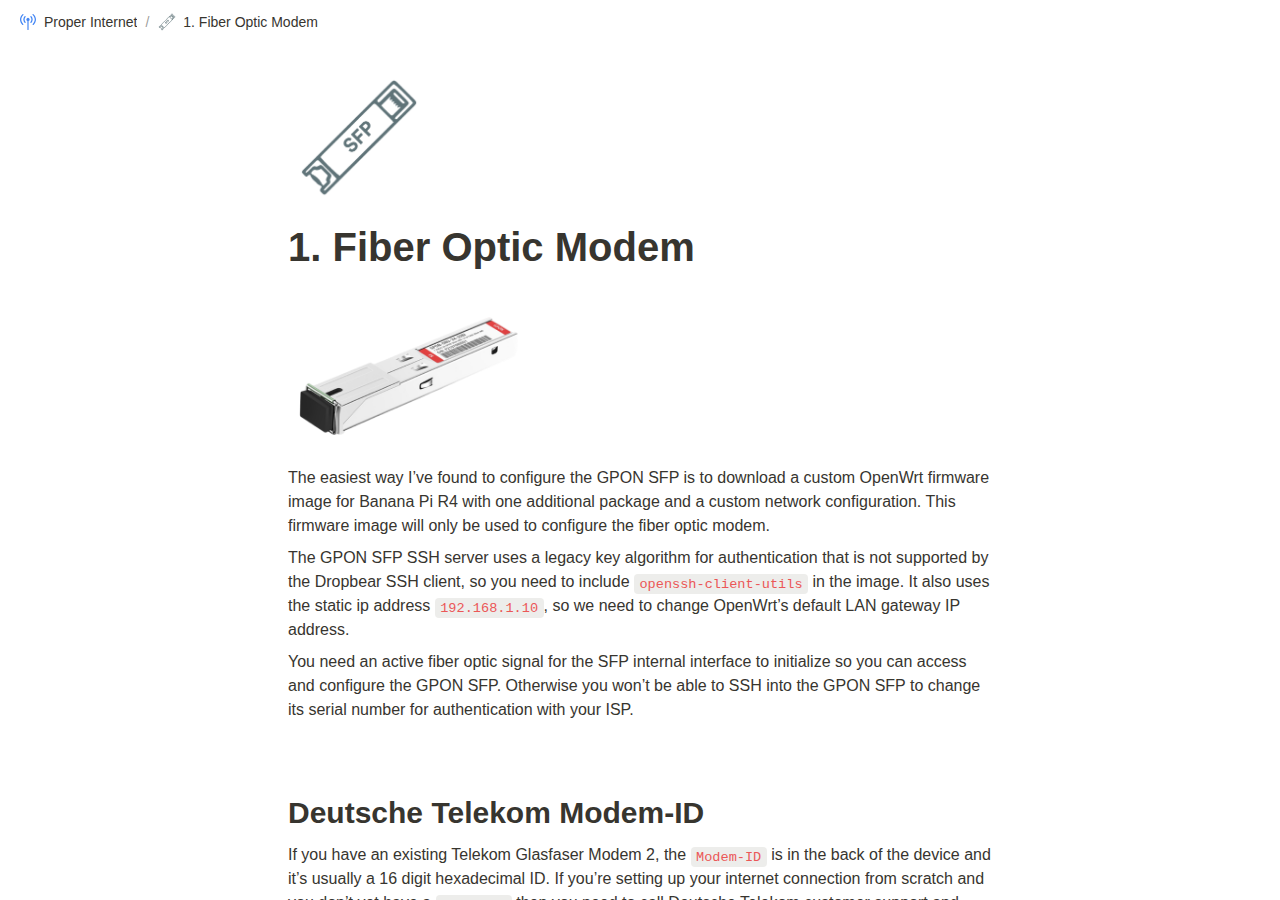
<file: 1-fiber-optic-modem.html>
<html class="notion-html" lang="en" style="--full-viewport-height: 441px;"><head lang="en"><meta charset="utf-8"/><meta content="width=device-width,height=device-height,initial-scale=1,maximum-scale=1,user-scalable=no,viewport-fit=cover" name="viewport"/><title>1. Fiber Optic Modem</title><noscript><meta content="0;url=https://www.notion.so/disabled-javascript.html" http-equiv="refresh"/></noscript><meta content="en_US" property="og:locale"/><link href="/image/https%3A%2F%2Fprod-files-secure.s3.us-west-2.amazonaws.com%2F6f92bf66-bad6-45d1-9aa9-c9dc757448fb%2F7a2e2d51-942c-4596-a289-e1a68207f5b6%2F12-fibre-optics-sfp-modules.png?table=block&amp;id=1463b3f5-9a6a-8088-9bcf-efc146742180&amp;spaceId=6f92bf66-bad6-45d1-9aa9-c9dc757448fb&amp;favicon=true&amp;userId=&amp;cache=v2" rel="shortcut icon" type="image/x-icon"/><link href="/images/logo-ios.png" rel="apple-touch-icon"/><meta content="yes" name="mobile-web-app-capable"/><meta content="telephone=no" name="format-detection"/><meta content="no" name="msapplication-tap-highlight"/><link href="assets/4e8dd02ae0f74049b708c079bcd1feb979cff37d.css" media="print" rel="stylesheet"/><style>body{background:#fff}body.dark{background:#191919}@keyframes startup-shimmer-animation{0%{transform:translateX(-100%) translateZ(0)}100%{transform:translateX(100%) translateZ(0)}}@keyframes startup-shimmer-fade-in{0%{opacity:0}100%{opacity:1}}@keyframes startup-spinner-rotate{0%{transform:rotate(0) translateZ(0)}100%{transform:rotate(360deg) translateZ(0)}}#initial-loading-spinner{position:fixed;height:100vh;width:100vw;z-index:-1;display:none;align-items:center;justify-content:center;opacity:.5}#initial-loading-spinner svg{height:24px;width:24px;animation:startup-spinner-rotate 1s linear infinite;transform-origin:center center;pointer-events:none}#skeleton{background:#fff;position:fixed;height:100vh;width:100vw;z-index:-1;display:none;overflow:hidden}#initial-loading-spinner.show,#skeleton.show{display:flex}body.dark #skeleton{background:#191919}.notion-front-page #skeleton,.notion-mobile #skeleton{display:none}#skeleton-sidebar{background-color:#f7f7f5;box-shadow:inset -1px 0 0 0 rgba(0,0,0,.025);display:flex;width:240px;flex-direction:column;padding:12px 14px;overflow:hidden}body.dark #skeleton-sidebar{background-color:#202020;box-shadow:inset -1px 0 0 0 rgba(255,255,255,.05)}#skeleton.isElectron #skeleton-sidebar{padding-top:46px}#skeleton .row{display:flex;margin-bottom:11px;align-items:center}#skeleton .row.fadein{animation:1s ease-in 0s 1 normal both running startup-shimmer-fade-in}#skeleton .chevron{width:12px;height:12px;display:block;margin-right:4px;fill:rgba(227,226,224,.5)}body.dark #skeleton .chevron{fill:#2f2f2f}.startup-shimmer{background:rgba(227,226,224,.5);overflow:hidden;position:relative}body.dark .startup-shimmer{background:#2f2f2f}.startup-shimmer::before{content:"";position:absolute;height:100%;width:100%;z-index:1;animation:1s linear infinite startup-shimmer-animation;background:linear-gradient(90deg,rgba(0,0,0,0) 0,rgba(0,0,0,.03) 50%,rgba(0,0,0,0) 100%)}body.dark .startup-shimmer::before{background:linear-gradient(90deg,transparent 0,rgba(86,86,86,.1) 50%,transparent 100%)}#skeleton .icon{width:20px;height:20px;border-radius:4px}#skeleton .text{height:10px;border-radius:10px}#skeleton .draggable{-webkit-app-region:drag;position:absolute;top:0;left:0;width:100%;height:36px;display:none}#skeleton.isElectron .draggable{display:block}</style><link href="assets/0c65dea1a6e19a8f9f38461fa644c43a0fd8f3c5.css" rel="stylesheet"/><link href="assets/injection.css" rel="stylesheet"/><style>
		
		
		.assistant-grouped-edit-chat-container .assistant-grouped-edit-insert {
			background: initial !important;
			border-bottom: initial !important;
			color: rgba(55, 53, 47, 1) !important;
		}

		.assistant-grouped-edit-chat-container .assistant-grouped-edit-remove {
			background: initial !important;
			border-bottom: initial !important;
			color: rgba(199, 198, 196, 1) !important;
		}
	
	</style></head><body class="notion-body"><style id="scroll-properties"></style><div id="notion-app"><div class="notion-app-inner notion-light-theme" style='color: rgb(55, 53, 47); fill: currentcolor; line-height: 1.5; font-family: ui-sans-serif, -apple-system, BlinkMacSystemFont, "Segoe UI Variable Display", "Segoe UI", Helvetica, "Apple Color Emoji", Arial, sans-serif, "Segoe UI Emoji", "Segoe UI Symbol"; -webkit-font-smoothing: auto; background-color: white; transition: height 0.1s;'><div style="height: 100%;"><div class="notion-cursor-listener" style="width: 100vw; height: 100%; position: relative; display: flex; flex: 1 1 0%; background: white; cursor: text;"><div class="" style="order: 3; display: flex; flex-direction: column; width: 100%; overflow: hidden; isolation: auto;"><header style="background: white; max-width: 100vw; z-index: 100; user-select: none;"><div class="notion-topbar" style="width: calc(100% + 0px); max-width: 100vw; height: 44px; opacity: 1; transition: opacity 700ms, color 700ms; position: relative; left: 0px;"><div style="display: flex; justify-content: space-between; align-items: center; overflow: hidden; height: 44px; padding-left: 12px; padding-right: 10px;"><div class="notranslate shadow-cursor-breadcrumb" style="display: flex; align-items: center; line-height: 1.2; font-size: 14px; height: 100%; flex-grow: 0; margin-right: 8px; min-width: 0px;"><div class="notion-selectable notion-page-block" data-block-id="1463b3f5-9a6a-8049-966d-d1e89fc5f3c4" style="display: flex; align-items: center; min-width: 0px;"><a href="/" rel="noopener noreferrer" role="link" style="display: flex; color: rgb(55, 53, 47); text-decoration: none; user-select: none; transition: background 20ms ease-in; cursor: pointer; align-items: center; flex-shrink: 1; white-space: nowrap; height: 24px; border-radius: 6px; font-size: inherit; line-height: 1.2; min-width: 0px; padding: 2px 6px;"><div style="display: flex; align-items: center; min-width: 0px;"><div class="notion-record-icon notranslate" style="display: flex; align-items: center; justify-content: center; height: 20px; width: 20px; border-radius: 0.25em; flex-shrink: 0; margin-right: 6px; font-weight: 500;"><div><div class="" style="width: 100%; height: 100%;"><img referrerpolicy="same-origin" src="assets/05831f878a2ededcd9290018c2b9cbf820a8adf8.svg" style="display: block; object-fit: fill; border-radius: 4px; width: 17.76px; height: 17.76px; transition: opacity 100ms ease-out; padding: 1px;"/></div></div></div><div class="notranslate" style="white-space: nowrap; overflow: hidden; text-overflow: ellipsis; max-width: 160px;">Proper Internet</div></div></a></div><span style="margin-left: 2px; margin-right: 2px; color: rgba(55, 53, 47, 0.5);">/</span><div role="button" style="user-select: none; transition: background 20ms ease-in; cursor: pointer; display: inline-flex; align-items: center; flex-shrink: 1; white-space: nowrap; height: 24px; border-radius: 6px; font-size: 14px; line-height: 1.2; min-width: 0px; padding-left: 6px; padding-right: 6px; color: rgb(55, 53, 47);" tabindex="0"><div class="notion-record-icon notranslate" style="display: flex; align-items: center; justify-content: center; height: 20px; width: 20px; border-radius: 0.25em; flex-shrink: 0; margin-right: 6px;"><div><div class="" style="width: 100%; height: 100%;"><img referrerpolicy="same-origin" src="assets/946213689d42ec5888f586ec2e83e4a45685d734.png" style="display: block; object-fit: cover; border-radius: 4px; width: 17.76px; height: 17.76px; transition: opacity 100ms ease-out;"/></div></div></div><div class="notranslate" style="white-space: nowrap; overflow: hidden; text-overflow: ellipsis; max-width: 240px;">1. Fiber Optic Modem</div></div></div><div style="flex-grow: 1; flex-shrink: 1;"></div><div style="display: flex; justify-content: space-between; padding-left: 10px;"><div aria-disabled="true" aria-label="Close panel" class="notion-close-sidebar" role="button" style="user-select: none; transition-behavior: normal; transition-duration: 200ms; transition-timing-function: ease; transition-property: opacity; cursor: default; opacity: 0; display: inline-flex; align-items: center; justify-content: center; flex-shrink: 0; border-radius: 6px; height: 24px; width: 24px; padding: 0px; position: relative; margin-left: 10px; fill: rgba(55, 53, 47, 0.45);" tabindex="-1"><svg class="doubleChevronRight" role="graphics-symbol" style="width: 16px; height: 16px; display: block; fill: inherit; flex-shrink: 0;" viewBox="0 0 16 16"><path d="M2.25781 14.1211C2.47656 14.1211 2.66797 14.0391 2.81836 13.8887L8.14355 8.67969C8.32812 8.49512 8.41699 8.29688 8.41699 8.06445C8.41699 7.8252 8.32812 7.62012 8.14355 7.44922L2.81836 2.24023C2.66797 2.08984 2.4834 2.00781 2.25781 2.00781C1.81348 2.00781 1.46484 2.35645 1.46484 2.80078C1.46484 3.0127 1.55371 3.21777 1.7041 3.375L6.50977 8.05762L1.7041 12.7539C1.55371 12.9043 1.46484 13.1094 1.46484 13.3281C1.46484 13.7725 1.81348 14.1211 2.25781 14.1211ZM8.36914 14.1211C8.58789 14.1211 8.77246 14.0391 8.92285 13.8887L14.2549 8.67969C14.4395 8.49512 14.5283 8.29688 14.5283 8.06445C14.5283 7.8252 14.4326 7.62012 14.2549 7.44922L8.92285 2.24023C8.77246 2.08984 8.58789 2.00781 8.36914 2.00781C7.9248 2.00781 7.56934 2.35645 7.56934 2.80078C7.56934 3.0127 7.66504 3.21777 7.81543 3.375L12.6211 8.05762L7.81543 12.7539C7.66504 12.9043 7.56934 13.1094 7.56934 13.3281C7.56934 13.7725 7.9248 14.1211 8.36914 14.1211Z"></path></svg></div><div style="display: flex;"><div role="button" style="user-select: none; transition: background 20ms ease-in; cursor: pointer; display: inline-flex; align-items: center; flex-shrink: 0; white-space: nowrap; height: 28px; border-radius: 6px; font-size: 14px; line-height: 1.2; min-width: 0px; padding-left: 8px; padding-right: 8px; color: rgb(55, 53, 47);" tabindex="0"><svg class="search" role="graphics-symbol" style="width: 14px; height: 14px; display: block; fill: inherit; flex-shrink: 0;" viewBox="0 0 16 16"><path d="M.281 6.438c0-.875.164-1.696.492-2.461a6.484 6.484 0 011.375-2.032A6.237 6.237 0 016.64.078 6.2 6.2 0 019.11.57c.77.328 1.447.787 2.03 1.375a6.374 6.374 0 011.368 2.032c.333.765.5 1.586.5 2.46 0 .688-.107 1.342-.32 1.961a6.28 6.28 0 01-.868 1.696l3.563 3.578c.11.104.19.226.242.367.057.14.086.29.086.445 0 .22-.05.417-.149.594a1.122 1.122 0 01-1 .57c-.156 0-.307-.028-.453-.086a1.058 1.058 0 01-.382-.25l-3.586-3.585c-.5.333-1.047.596-1.641.789a6.089 6.089 0 01-1.86.28 6.237 6.237 0 01-2.468-.491 6.4 6.4 0 01-2.024-1.367A6.509 6.509 0 01.773 8.913a6.256 6.256 0 01-.492-2.476zm1.664 0c0 .65.12 1.26.36 1.828a4.775 4.775 0 001.015 1.5c.433.427.933.763 1.5 1.007a4.548 4.548 0 001.82.368c.652 0 1.261-.123 1.829-.368a4.747 4.747 0 002.508-2.507 4.567 4.567 0 00.367-1.829c0-.645-.123-1.252-.367-1.82a4.776 4.776 0 00-1.016-1.5A4.578 4.578 0 008.469 2.11a4.567 4.567 0 00-1.828-.367c-.646 0-1.253.123-1.82.367a4.667 4.667 0 00-1.5 1.008c-.433.432-.772.932-1.016 1.5a4.633 4.633 0 00-.36 1.82z"></path></svg></div><div role="button" style="user-select: none; transition: background 20ms ease-in; cursor: pointer; display: inline-flex; align-items: center; flex-shrink: 0; white-space: nowrap; height: 28px; border-radius: 6px; font-size: 14px; line-height: 1.2; min-width: 0px; padding-left: 8px; padding-right: 8px; color: rgb(55, 53, 47);" tabindex="0"><svg class="duplicate" role="graphics-symbol" style="width: 15px; height: 15px; display: block; fill: inherit; flex-shrink: 0;" viewBox="0 0 16 16"><path d="M2.83887 12.1523H4.00098V13.1846C4.00098 14.6406 4.75977 15.3994 6.24316 15.3994H13.1611C14.6377 15.3994 15.4033 14.6406 15.4033 13.1846V6.21191C15.4033 4.75586 14.6377 3.99707 13.1611 3.99707H11.999V2.96484C11.999 1.50879 11.2334 0.75 9.75684 0.75H2.83887C1.3623 0.75 0.59668 1.50195 0.59668 2.96484V9.93066C0.59668 11.3936 1.3623 12.1523 2.83887 12.1523ZM2.9209 10.8125C2.28516 10.8125 1.93652 10.4844 1.93652 9.82129V3.08105C1.93652 2.41797 2.28516 2.08301 2.9209 2.08301H9.68164C10.3105 2.08301 10.666 2.41797 10.666 3.08105V3.99707H6.24316C4.75977 3.99707 4.00098 4.75586 4.00098 6.21191V10.8125H2.9209ZM6.31836 14.0596C5.68262 14.0596 5.34082 13.7314 5.34082 13.0684V6.32812C5.34082 5.66504 5.68262 5.33691 6.31836 5.33691H13.0791C13.708 5.33691 14.0635 5.66504 14.0635 6.32812V13.0684C14.0635 13.7314 13.708 14.0596 13.0791 14.0596H6.31836Z"></path></svg></div><div aria-label="More actions" role="button" style="user-select: none; transition: background 20ms ease-in; cursor: pointer; display: flex; align-items: center; justify-content: center; width: 32px; height: 28px; border-radius: 4px;" tabindex="0"><svg class="ellipsis" role="graphics-symbol" style="width: 18px; height: 18px; display: block; fill: inherit; flex-shrink: 0;" viewBox="0 0 16 16"><path d="M2.887 9.014c.273 0 .52-.064.738-.192.219-.132.394-.307.526-.526.133-.219.199-.46.199-.725 0-.405-.142-.747-.424-1.025a1.41 1.41 0 00-1.04-.417c-.264 0-.505.066-.724.198a1.412 1.412 0 00-.718 1.244c0 .265.064.506.192.725.132.219.307.394.526.526.219.128.46.192.725.192zm5.113 0a1.412 1.412 0 001.244-.718c.132-.219.198-.46.198-.725 0-.405-.14-.747-.423-1.025A1.386 1.386 0 008 6.129c-.264 0-.506.066-.725.198a1.412 1.412 0 00-.718 1.244c0 .265.064.506.192.725.132.219.308.394.526.526.22.128.46.192.725.192zm5.106 0c.265 0 .506-.064.725-.192.219-.132.394-.307.526-.526.133-.219.199-.46.199-.725 0-.405-.142-.747-.424-1.025a1.394 1.394 0 00-1.026-.417 1.474 1.474 0 00-1.265.718c-.127.218-.19.46-.19.724 0 .265.063.506.19.725.133.219.308.394.527.526.223.128.47.192.738.192z"></path></svg></div><div role="button" style="user-select: none; transition: background 20ms ease-in; cursor: pointer; display: inline-flex; align-items: center; justify-content: center; white-space: nowrap; border-radius: 6px; height: 32px; padding: 0px 10px; font-size: 14px; line-height: 1.2; border: 1px solid rgba(55, 53, 47, 0.16); margin-left: 8px;" tabindex="0">Made with<svg class="notionLogo" role="graphics-symbol" style="width: 14px; height: 14px; display: block; fill: inherit; flex-shrink: 0; margin-left: 6px;" viewBox="0 0 120 126"><path d="M 20.6927 21.9315C 24.5836 25.0924 26.0432 24.8512 33.3492 24.3638L 102.228 20.2279C 103.689 20.2279 102.474 18.7705 101.987 18.5283L 90.5477 10.2586C 88.3558 8.55699 85.4356 6.60818 79.8387 7.09563L 13.1433 11.9602C 10.711 12.2014 10.2251 13.4175 11.1939 14.3924L 20.6927 21.9315ZM 24.8281 37.9835L 24.8281 110.456C 24.8281 114.351 26.7745 115.808 31.1553 115.567L 106.853 111.187C 111.236 110.946 111.724 108.267 111.724 105.103L 111.724 33.1169C 111.724 29.958 110.509 28.2544 107.826 28.4976L 28.721 33.1169C 25.8018 33.3622 24.8281 34.8225 24.8281 37.9835ZM 99.5567 41.8711C 100.042 44.0622 99.5567 46.2512 97.3618 46.4974L 93.7143 47.2241L 93.7143 100.728C 90.5477 102.43 87.6275 103.403 85.1942 103.403C 81.2983 103.403 80.3226 102.186 77.4044 98.54L 53.5471 61.087L 53.5471 97.3239L 61.0964 99.0275C 61.0964 99.0275 61.0964 103.403 55.0057 103.403L 38.2148 104.377C 37.727 103.403 38.2148 100.973 39.9179 100.486L 44.2996 99.2717L 44.2996 51.36L 38.2158 50.8725C 37.728 48.6815 38.9431 45.5225 42.3532 45.2773L 60.3661 44.0631L 85.1942 82.0036L 85.1942 48.4402L 78.864 47.7136C 78.3781 45.0351 80.3226 43.0902 82.7569 42.849L 99.5567 41.8711ZM 7.5434 5.39404L 76.9175 0.285276C 85.4366 -0.445402 87.6285 0.0440428 92.983 3.93368L 115.128 19.4982C 118.782 22.1747 120 22.9034 120 25.8211L 120 111.187C 120 116.537 118.051 119.701 111.237 120.185L 30.6734 125.05C 25.5584 125.294 23.124 124.565 20.4453 121.158L 4.13735 99.9994C 1.21516 96.1048 0 93.191 0 89.7819L 0 13.903C 0 9.5279 1.94945 5.8785 7.5434 5.39404Z"></path></svg></div></div></div></div></div><div style="width: calc(100% + 0px); user-select: none;"></div></header><main class="notion-frame" style="flex-grow: 0; flex-shrink: 1; display: flex; flex-direction: column; background: white; z-index: 1; height: calc(-44px + 100vh); max-height: 100%; position: relative; width: 780px; transform: translateX(0px); transition-duration: 200ms; transition-timing-function: ease; transition-property: width, transform;"><div style="display: contents;"><div class="notion-scroller vertical" style="z-index: 1; display: flex; flex-direction: column; flex-grow: 1; position: relative; align-items: center; margin-right: 0px; margin-bottom: 0px; overflow: hidden auto;"><div class="sticky-portal-target" data-sticky-stack-name="default" style="position: sticky; z-index: 999; width: 100%; top: 0px; left: 0px; height: 0px; flex: 0 1 0%;"></div><div style="position: absolute; top: 0px; left: 0px; z-index: 99;"><div class="notion-selectable-hover-menu-item"></div></div><div aria-disabled="true" aria-label="Start typing to edit text" aria-multiline="true" class="whenContentEditable" data-content-editable-root="true" role="textbox" style="caret-color: rgb(55, 53, 47); width: 100%; display: flex; flex-direction: column; position: relative; align-items: center; flex-grow: 1; --whenContentEditable--WebkitUserModify: read-write-plaintext-only;"><span data-content-editable-root-tiny-selection-trap="true" style="height: 1px; width: 1px; caret-color: transparent; margin-top: -1px;"></span><div class="layout" style="padding-bottom: 30vh; transform: translateX(0px); transition-duration: 200ms; transition-timing-function: ease; transition-property: transform;"><div class="pseudoSelection" contenteditable="false" data-content-editable-void="true" style="user-select: none; --pseudoSelection--background: transparent; display: contents;"><div class="layout-margin-right" style="width: calc(100% + 0px); grid-row: 1 / -1; padding-left: 0px; position: sticky; top: 0px; right: 0px; z-index: 80; transition: opacity 0.2s; opacity: 1; visibility: visible; pointer-events: none;"><div style="width: 100%; height: 0px;"></div><div class="hide-scrollbar ignore-scrolling-container notion-floating-table-of-contents" style="position: absolute; top: 0px; width: calc(100% + 0px); height: calc(-44px + 100vh); display: flex; flex-direction: column; pointer-events: none;"><div style="display: flex;"><div contenteditable="false" data-content-editable-void="true" style="width: 100%;"><div style="max-height: 51px; margin-bottom: 60px; pointer-events: auto;"><div style="max-height: 51px; display: flex; flex-direction: row; position: absolute; top: 266px; right: 0px; overflow-y: hidden; opacity: 1;"><div style="width: 56px; display: flex; flex-direction: column; justify-content: center; padding-bottom: 12px; padding-right: 8px;"><div style="display: flex; flex-direction: column; gap: 12px; padding-left: 20px; padding-bottom: 12px; height: 100%;"><div><div style="background-color: rgb(50, 48, 44); height: 2px; width: 16px; transition: background 0.2s, box-shadow 0.2s; box-shadow: none; border-radius: 2px; margin-left: 0px;"></div></div><div><div style="background-color: rgb(227, 226, 224); height: 2px; width: 16px; transition: background 0.2s, box-shadow 0.2s; box-shadow: none; border-radius: 2px; margin-left: 0px;"></div></div><div><div style="background-color: rgb(227, 226, 224); height: 2px; width: 16px; transition: background 0.2s, box-shadow 0.2s; box-shadow: none; border-radius: 2px; margin-left: 0px;"></div></div><div><div style="background-color: rgb(227, 226, 224); height: 2px; width: 16px; transition: background 0.2s, box-shadow 0.2s; box-shadow: none; border-radius: 2px; margin-left: 0px;"></div></div><div><div style="background-color: rgb(227, 226, 224); height: 2px; width: 16px; transition: background 0.2s, box-shadow 0.2s; box-shadow: none; border-radius: 2px; margin-left: 0px;"></div></div><div><div style="background-color: rgb(227, 226, 224); height: 2px; width: 16px; transition: background 0.2s, box-shadow 0.2s; box-shadow: none; border-radius: 2px; margin-left: 0px;"></div></div><div><div style="background-color: rgb(227, 226, 224); height: 2px; width: 16px; transition: background 0.2s, box-shadow 0.2s; box-shadow: none; border-radius: 2px; margin-left: 0px;"></div></div><div><div style="background-color: rgb(227, 226, 224); height: 2px; width: 12px; transition: background 0.2s, box-shadow 0.2s; box-shadow: none; border-radius: 2px; margin-left: 4px;"></div></div></div></div></div></div></div></div></div></div></div><div class="layout-full" style="isolation: isolate;"><div class="pseudoSelection" contenteditable="false" data-content-editable-void="true" style="user-select: none; --pseudoSelection--background: transparent; width: 100%; display: flex; flex-direction: column; align-items: center; flex-shrink: 0; flex-grow: 0; z-index: 2; transform: translateX(0px); transition-duration: 200ms; transition-timing-function: ease; transition-property: transform;"></div></div><div class="layout-content" style="margin-bottom: 0px; padding-bottom: 0px;"><div style="width: 100%; display: flex; flex-direction: column; align-items: center; flex-shrink: 0; flex-grow: 0;"><div style="max-width: 100%; padding-left: calc(0px + env(safe-area-inset-left)); width: 100%;"><div class="pseudoSelection" contenteditable="false" data-content-editable-void="true" style="user-select: none; --pseudoSelection--background: transparent; pointer-events: none;"><div style="display: flow-root; pointer-events: auto;"><div class="notion-record-icon notranslate" style="display: flex; align-items: center; justify-content: center; height: 140px; width: 140px; border-radius: 0.25em; flex-shrink: 0; position: relative; z-index: 1; margin-left: 3px; margin-bottom: 0px; margin-top: 96px; pointer-events: auto;"><div><div class="" style="width: 100%; height: 100%;"><img alt="Page icon" referrerpolicy="same-origin" src="assets/68c4ac5baa7ba27ddc2f6a75ee3b7f740d841484.png" style="display: block; object-fit: cover; border-radius: 4px; width: 124.32px; height: 124.32px; transition: opacity 100ms ease-out;"/></div></div></div></div><div><div class="notion-page-controls" style='display: flex; justify-content: flex-start; flex-wrap: wrap; padding-top: 8px; padding-bottom: 4px; margin-left: -1px; color: rgba(55, 53, 47, 0.5); font-family: ui-sans-serif, -apple-system, BlinkMacSystemFont, "Segoe UI Variable Display", "Segoe UI", Helvetica, "Apple Color Emoji", Arial, sans-serif, "Segoe UI Emoji", "Segoe UI Symbol"; pointer-events: auto;'></div></div></div><div style="padding-right: calc(0px + env(safe-area-inset-right));"><div><div class="notion-selectable notion-page-block" data-block-id="1463b3f5-9a6a-8088-9bcf-efc146742180" style='color: rgb(55, 53, 47); font-weight: 700; line-height: 1.2; font-size: 40px; font-family: ui-sans-serif, -apple-system, BlinkMacSystemFont, "Segoe UI Variable Display", "Segoe UI", Helvetica, "Apple Color Emoji", Arial, sans-serif, "Segoe UI Emoji", "Segoe UI Symbol"; cursor: text; display: flex; align-items: center;'><h1 contenteditable="false" data-content-editable-leaf="true" placeholder="New page" spellcheck="true" style="max-width: 100%; width: 100%; white-space: pre-wrap; word-break: break-word; caret-color: rgb(55, 53, 47); padding-top: 3px; padding-left: 2px; padding-right: 2px; font-size: 1em; font-weight: inherit; margin: 0px;">1. Fiber Optic Modem</h1></div><div style="margin-left: 4px;"></div></div></div></div></div></div><div class="layout-content" style="min-height: 170px; padding-top: 5px;"><div class="notion-page-content" style="flex-shrink: 0; flex-grow: 1; max-width: 100%; display: flex; align-items: flex-start; flex-direction: column; font-size: 16px; line-height: 1.5; width: 100%; z-index: 4; padding: 8px 0px 0px;"><div class="notion-selectable notion-image-block" data-block-id="1483b3f5-9a6a-80b6-af97-cc39897d8956" style="width: 240px; max-width: 780px; align-self: flex-start; margin-top: 4px; margin-bottom: 4px;"><div><div contenteditable="false" data-content-editable-void="true"><div aria-labelledby=":r4:" role="figure"><div style="display: flex; width: fit-content;"><div class="notion-cursor-default" style="position: relative; overflow: hidden; flex-grow: 1;"><div style="position: relative;"><div><div class="" style="width: 100%; height: 100%;"><img alt="" loading="lazy" referrerpolicy="same-origin" src="assets/4a9b3b3c7b721257443916cbc5c03da782072aab.png" style="display: block; object-fit: cover; border-radius: 2px; height: 170.4px; pointer-events: auto; width: 100%; max-height: 170.4px;"/></div></div></div><div style='position: absolute; top: 4px; right: 4px; border-radius: 4px; color: white; fill: white; font-size: 11.5px; background: rgba(0, 0, 0, 0.6); display: flex; white-space: nowrap; align-items: center; height: 26px; max-width: calc(100% - 16px); overflow: hidden; pointer-events: none; opacity: 0; transition: opacity 200ms ease-in-out; font-family: ui-sans-serif, -apple-system, BlinkMacSystemFont, "Segoe UI Variable Display", "Segoe UI", Helvetica, "Apple Color Emoji", Arial, sans-serif, "Segoe UI Emoji", "Segoe UI Symbol"; z-index: 2;'><div role="button" style="user-select: none; transition: opacity 200ms ease-in; cursor: pointer; display: flex; align-items: center; justify-content: center; flex-shrink: 0; width: 26px; height: 26px; fill: rgba(55, 53, 47, 0.45);" tabindex="0"><svg class="ellipsis" role="graphics-symbol" style="width: 16px; height: 16px; display: block; fill: white; flex-shrink: 0;" viewBox="0 0 16 16"><path d="M2.887 9.014c.273 0 .52-.064.738-.192.219-.132.394-.307.526-.526.133-.219.199-.46.199-.725 0-.405-.142-.747-.424-1.025a1.41 1.41 0 00-1.04-.417c-.264 0-.505.066-.724.198a1.412 1.412 0 00-.718 1.244c0 .265.064.506.192.725.132.219.307.394.526.526.219.128.46.192.725.192zm5.113 0a1.412 1.412 0 001.244-.718c.132-.219.198-.46.198-.725 0-.405-.14-.747-.423-1.025A1.386 1.386 0 008 6.129c-.264 0-.506.066-.725.198a1.412 1.412 0 00-.718 1.244c0 .265.064.506.192.725.132.219.308.394.526.526.22.128.46.192.725.192zm5.106 0c.265 0 .506-.064.725-.192.219-.132.394-.307.526-.526.133-.219.199-.46.199-.725 0-.405-.142-.747-.424-1.025a1.394 1.394 0 00-1.026-.417 1.474 1.474 0 00-1.265.718c-.127.218-.19.46-.19.724 0 .265.063.506.19.725.133.219.308.394.527.526.223.128.47.192.738.192z"></path></svg></div></div><div style="left: 0px; top: 0px; width: 100%; height: 100%; background: rgba(0, 0, 0, 0.3); pointer-events: none; opacity: 0; position: absolute; transition: opacity 100ms ease-in-out;"></div><div style="left: 0px; bottom: 0px; width: 100%; height: 88px; background: linear-gradient(360deg, rgba(0, 0, 0, 0.6) 0%, rgba(0, 0, 0, 0.18) 50%, rgba(0, 0, 0, 0.09) 65%, rgba(0, 0, 0, 0.043) 75%, rgba(0, 0, 0, 0.024) 82.85%, rgba(0, 0, 0, 0.01) 88%, rgba(0, 0, 0, 0) 100%); pointer-events: none; opacity: 0; transition: opacity 200ms ease-in-out; position: absolute;"><div style="display: flex; flex-direction: row; justify-content: start; align-items: center; position: absolute; opacity: 0; left: 12px; bottom: 8px; cursor: pointer; pointer-events: auto;"><a rel="noopener noreferrer" style="display: block; color: inherit; text-decoration: none; user-select: none; cursor: pointer;" target="_blank"><div style="display: flex; flex-direction: row; align-items: center; height: 24px;"><div style="padding-right: 4px;"><svg class="alias" role="graphics-symbol" style="width: 14px; height: 14px; display: block; fill: white; flex-shrink: 0;" viewBox="0 0 16 16"><path d="M13.1475 10.5869V3.72363C13.1475 3.25195 12.833 2.93066 12.3477 2.93066H5.48438C5.02637 2.93066 4.70508 3.27246 4.70508 3.67578C4.70508 4.07227 5.05371 4.40039 5.46387 4.40039H7.89746L10.8438 4.30469L9.59961 5.39844L3.08496 11.9199C2.92773 12.0771 2.8457 12.2686 2.8457 12.46C2.8457 12.8564 3.20801 13.2256 3.61816 13.2256C3.80957 13.2256 3.99414 13.1504 4.15137 12.9932L10.6729 6.47168L11.7803 5.22754L11.6641 8.05762V10.6074C11.6641 11.0176 11.9922 11.373 12.4023 11.373C12.8057 11.373 13.1475 11.0312 13.1475 10.5869Z"></path></svg></div><div style='font-style: normal; font-weight: 500; font-size: 12px; letter-spacing: -0.154px; line-height: 143%; font-feature-settings: "case"; text-overflow: ellipsis; color: white; max-width: 160px; padding-right: 4px; overflow: hidden; white-space: nowrap;'></div></div></a></div></div><div style="position: absolute; bottom: 8px; right: 8px; background: rgba(0, 0, 0, 0.6); border-radius: 4px; opacity: 0; transition: opacity 200ms ease-in-out; overflow: hidden;"><div aria-disabled="true" aria-label="Click to view alt text" class="altTextBlockButton" role="button" style="user-select: none; transition: background 20ms ease-in; cursor: default; padding: 4px 6px; font-size: 12px; font-weight: 500; letter-spacing: 0.2px; color: white;" tabindex="-1">ALT</div></div></div><div style="position: relative; left: 0px;"></div></div></div></div></div></div><div class="notion-selectable notion-text-block" data-block-id="1483b3f5-9a6a-8056-99ce-ef3e0b8e2b66" style="width: 100%; max-width: 588px; margin-top: 1px; margin-bottom: 1px;"><div style="color: inherit; fill: inherit;"><div style="display: flex;"><div contenteditable="false" data-content-editable-leaf="true" placeholder=" " spellcheck="true" style="max-width: 100%; width: 100%; white-space: pre-wrap; word-break: break-word; caret-color: rgb(55, 53, 47); padding: 3px 2px;">The easiest way I’ve found to configure the GPON SFP is to download a custom OpenWrt firmware image for Banana Pi R4 with one additional package and a custom network configuration. This firmware image will only be used to configure the fiber optic modem.</div><div style="position: relative; left: 0px;"></div></div></div></div><div class="notion-selectable notion-text-block" data-block-id="1493b3f5-9a6a-80d8-a9fb-f61f7ae58d4e" style="width: 100%; max-width: 588px; margin-top: 1px; margin-bottom: 1px;"><div style="color: inherit; fill: inherit;"><div style="display: flex;"><div contenteditable="false" data-content-editable-leaf="true" placeholder=" " spellcheck="true" style="max-width: 100%; width: 100%; white-space: pre-wrap; word-break: break-word; caret-color: rgb(55, 53, 47); padding: 3px 2px;">The GPON SFP SSH server uses a legacy key algorithm for authentication that is not supported by the Dropbear SSH client, so you need to include <span class="notion-enable-hover" data-token-index="1" spellcheck="false" style='font-family:"SFMono-Regular", Menlo, Consolas, "PT Mono", "Liberation Mono", Courier, monospace;line-height:normal;background:rgba(135,131,120,.15);color:#EB5757;border-radius:4px;font-size:85%;padding:0.2em 0.4em'>openssh-client-utils</span> in the image. It also uses the static ip address <span class="notion-enable-hover" data-token-index="3" spellcheck="false" style='font-family:"SFMono-Regular", Menlo, Consolas, "PT Mono", "Liberation Mono", Courier, monospace;line-height:normal;background:rgba(135,131,120,.15);color:#EB5757;border-radius:4px;font-size:85%;padding:0.2em 0.4em'>192.168.1.10</span>, so we need to change OpenWrt’s default LAN gateway IP address.</div><div style="position: relative; left: 0px;"></div></div></div></div><div class="notion-selectable notion-text-block" data-block-id="1493b3f5-9a6a-802d-816d-dcf62ca0496a" style="width: 100%; max-width: 588px; margin-top: 1px; margin-bottom: 1px;"><div style="color: inherit; fill: inherit;"><div style="display: flex;"><div contenteditable="false" data-content-editable-leaf="true" placeholder=" " spellcheck="true" style="max-width: 100%; width: 100%; white-space: pre-wrap; word-break: break-word; caret-color: rgb(55, 53, 47); padding: 3px 2px;">You need an active fiber optic signal for the SFP internal interface to initialize so you can access and configure the GPON SFP. Otherwise you won’t be able to SSH into the GPON SFP to change its serial number for authentication with your ISP.</div><div style="position: relative; left: 0px;"></div></div></div></div><div class="notion-selectable notion-text-block" data-block-id="14c3b3f5-9a6a-8072-876b-f38c7c95be50" style="width: 100%; max-width: 588px; margin-top: 1px; margin-bottom: 1px;"><div style="color: inherit; fill: inherit;"><div style="display: flex;"><div contenteditable="false" data-content-editable-leaf="true" placeholder=" " spellcheck="true" style="max-width: 100%; width: 100%; white-space: pre-wrap; word-break: break-word; caret-color: rgb(55, 53, 47); padding: 3px 2px; min-height: 1em; color: rgb(55, 53, 47); -webkit-text-fill-color: rgba(55, 53, 47, 0.5);"></div><div style="position: relative; left: 0px;"></div></div></div></div><div class="notion-selectable notion-header-block" data-block-id="14c3b3f5-9a6a-805a-a6a0-ff6c82602539" style="width: 100%; max-width: 588px; margin-top: 2em; margin-bottom: 4px;"><div style="display: flex; width: 100%; color: inherit; fill: inherit;"><h2 contenteditable="false" data-content-editable-leaf="true" placeholder="Heading 1" spellcheck="true" style='max-width: 100%; width: 100%; white-space: pre-wrap; word-break: break-word; caret-color: rgb(55, 53, 47); padding: 3px 2px; font-family: ui-sans-serif, -apple-system, BlinkMacSystemFont, "Segoe UI Variable Display", "Segoe UI", Helvetica, "Apple Color Emoji", Arial, sans-serif, "Segoe UI Emoji", "Segoe UI Symbol"; font-weight: 600; font-size: 1.875em; line-height: 1.3; margin: 0px;'>Deutsche Telekom Modem-ID</h2><div style="position: relative; left: 0px;"></div></div></div><div class="notion-selectable notion-text-block" data-block-id="14c3b3f5-9a6a-80c7-aa86-f39049748597" style="width: 100%; max-width: 588px; margin-top: 1px; margin-bottom: 1px;"><div style="color: inherit; fill: inherit;"><div style="display: flex;"><div contenteditable="false" data-content-editable-leaf="true" placeholder=" " spellcheck="true" style="max-width: 100%; width: 100%; white-space: pre-wrap; word-break: break-word; caret-color: rgb(55, 53, 47); padding: 3px 2px;">If you have an existing Telekom Glasfaser Modem 2, the <span class="notion-enable-hover" data-token-index="1" spellcheck="false" style='font-family:"SFMono-Regular", Menlo, Consolas, "PT Mono", "Liberation Mono", Courier, monospace;line-height:normal;background:rgba(135,131,120,.15);color:#EB5757;border-radius:4px;font-size:85%;padding:0.2em 0.4em'>Modem-ID</span> is in the back of the device and it’s usually a 16 digit hexadecimal ID. If you’re setting up your internet connection from scratch and you don’t yet have a <span class="notion-enable-hover" data-token-index="3" spellcheck="false" style='font-family:"SFMono-Regular", Menlo, Consolas, "PT Mono", "Liberation Mono", Courier, monospace;line-height:normal;background:rgba(135,131,120,.15);color:#EB5757;border-radius:4px;font-size:85%;padding:0.2em 0.4em'>Modem-ID</span> then you need to call Deutsche Telekom customer support and provide them with your own generated <span class="notion-enable-hover" data-token-index="5" spellcheck="false" style='font-family:"SFMono-Regular", Menlo, Consolas, "PT Mono", "Liberation Mono", Courier, monospace;line-height:normal;background:rgba(135,131,120,.15);color:#EB5757;border-radius:4px;font-size:85%;padding:0.2em 0.4em'>Modem-ID</span> that you’ll use on the GPON SFP.</div><div style="position: relative; left: 0px;"></div></div></div></div><div class="notion-selectable notion-text-block" data-block-id="14c3b3f5-9a6a-80c0-aa64-ded5fe47eaca" style="width: 100%; max-width: 588px; margin-top: 1px; margin-bottom: 1px;"><div style="color: inherit; fill: inherit;"><div style="display: flex;"><div contenteditable="false" data-content-editable-leaf="true" placeholder=" " spellcheck="true" style="max-width: 100%; width: 100%; white-space: pre-wrap; word-break: break-word; caret-color: rgb(55, 53, 47); padding: 3px 2px; min-height: 1em; color: rgb(55, 53, 47); -webkit-text-fill-color: rgba(55, 53, 47, 0.5);"></div><div style="position: relative; left: 0px;"></div></div></div></div><div class="notion-selectable notion-image-block" data-block-id="14c3b3f5-9a6a-80d4-8225-dae5f4247134" style="width: 384px; max-width: 780px; align-self: flex-start; margin-top: 4px; margin-bottom: 4px;"><div><div contenteditable="false" data-content-editable-void="true"><div aria-labelledby=":r5:" role="figure"><div style="display: flex; width: fit-content;"><div class="notion-cursor-default" style="position: relative; overflow: hidden; flex-grow: 1;"><div style="position: relative;"><div><div class="" style="width: 100%; height: 100%;"><img alt="" loading="lazy" referrerpolicy="same-origin" src="assets/c5569a3ce0fddd3d1e1dc5db07e43b4f236d01e3.png" style="display: block; object-fit: cover; border-radius: 2px; height: 245.25px; pointer-events: auto; width: 100%; max-height: 245.25px;"/></div></div></div><div style='position: absolute; top: 4px; right: 4px; border-radius: 4px; color: white; fill: white; font-size: 11.5px; background: rgba(0, 0, 0, 0.6); display: flex; white-space: nowrap; align-items: center; height: 26px; max-width: calc(100% - 16px); overflow: hidden; pointer-events: none; opacity: 0; transition: opacity 200ms ease-in-out; font-family: ui-sans-serif, -apple-system, BlinkMacSystemFont, "Segoe UI Variable Display", "Segoe UI", Helvetica, "Apple Color Emoji", Arial, sans-serif, "Segoe UI Emoji", "Segoe UI Symbol"; z-index: 2;'><div role="button" style="user-select: none; transition: opacity 200ms ease-in; cursor: pointer; display: flex; align-items: center; justify-content: center; flex-shrink: 0; width: 26px; height: 26px; fill: rgba(55, 53, 47, 0.45);" tabindex="0"><svg class="ellipsis" role="graphics-symbol" style="width: 16px; height: 16px; display: block; fill: white; flex-shrink: 0;" viewBox="0 0 16 16"><path d="M2.887 9.014c.273 0 .52-.064.738-.192.219-.132.394-.307.526-.526.133-.219.199-.46.199-.725 0-.405-.142-.747-.424-1.025a1.41 1.41 0 00-1.04-.417c-.264 0-.505.066-.724.198a1.412 1.412 0 00-.718 1.244c0 .265.064.506.192.725.132.219.307.394.526.526.219.128.46.192.725.192zm5.113 0a1.412 1.412 0 001.244-.718c.132-.219.198-.46.198-.725 0-.405-.14-.747-.423-1.025A1.386 1.386 0 008 6.129c-.264 0-.506.066-.725.198a1.412 1.412 0 00-.718 1.244c0 .265.064.506.192.725.132.219.308.394.526.526.22.128.46.192.725.192zm5.106 0c.265 0 .506-.064.725-.192.219-.132.394-.307.526-.526.133-.219.199-.46.199-.725 0-.405-.142-.747-.424-1.025a1.394 1.394 0 00-1.026-.417 1.474 1.474 0 00-1.265.718c-.127.218-.19.46-.19.724 0 .265.063.506.19.725.133.219.308.394.527.526.223.128.47.192.738.192z"></path></svg></div></div><div style="left: 0px; top: 0px; width: 100%; height: 100%; background: rgba(0, 0, 0, 0.3); pointer-events: none; opacity: 0; position: absolute; transition: opacity 100ms ease-in-out;"></div><div style="left: 0px; bottom: 0px; width: 100%; height: 88px; background: linear-gradient(360deg, rgba(0, 0, 0, 0.6) 0%, rgba(0, 0, 0, 0.18) 50%, rgba(0, 0, 0, 0.09) 65%, rgba(0, 0, 0, 0.043) 75%, rgba(0, 0, 0, 0.024) 82.85%, rgba(0, 0, 0, 0.01) 88%, rgba(0, 0, 0, 0) 100%); pointer-events: none; opacity: 0; transition: opacity 200ms ease-in-out; position: absolute;"><div style="display: flex; flex-direction: row; justify-content: start; align-items: center; position: absolute; opacity: 0; left: 12px; bottom: 8px; cursor: pointer; pointer-events: auto;"><a rel="noopener noreferrer" style="display: block; color: inherit; text-decoration: none; user-select: none; cursor: pointer;" target="_blank"><div style="display: flex; flex-direction: row; align-items: center; height: 24px;"><div style="padding-right: 4px;"><svg class="alias" role="graphics-symbol" style="width: 14px; height: 14px; display: block; fill: white; flex-shrink: 0;" viewBox="0 0 16 16"><path d="M13.1475 10.5869V3.72363C13.1475 3.25195 12.833 2.93066 12.3477 2.93066H5.48438C5.02637 2.93066 4.70508 3.27246 4.70508 3.67578C4.70508 4.07227 5.05371 4.40039 5.46387 4.40039H7.89746L10.8438 4.30469L9.59961 5.39844L3.08496 11.9199C2.92773 12.0771 2.8457 12.2686 2.8457 12.46C2.8457 12.8564 3.20801 13.2256 3.61816 13.2256C3.80957 13.2256 3.99414 13.1504 4.15137 12.9932L10.6729 6.47168L11.7803 5.22754L11.6641 8.05762V10.6074C11.6641 11.0176 11.9922 11.373 12.4023 11.373C12.8057 11.373 13.1475 11.0312 13.1475 10.5869Z"></path></svg></div><div style='font-style: normal; font-weight: 500; font-size: 12px; letter-spacing: -0.154px; line-height: 143%; font-feature-settings: "case"; text-overflow: ellipsis; color: white; max-width: 304px; padding-right: 4px; overflow: hidden; white-space: nowrap;'></div></div></a></div></div><div style="position: absolute; bottom: 8px; right: 8px; background: rgba(0, 0, 0, 0.6); border-radius: 4px; opacity: 0; transition: opacity 200ms ease-in-out; overflow: hidden;"><div aria-disabled="true" aria-label="Click to view alt text" class="altTextBlockButton" role="button" style="user-select: none; transition: background 20ms ease-in; cursor: default; padding: 4px 6px; font-size: 12px; font-weight: 500; letter-spacing: 0.2px; color: white;" tabindex="-1">ALT</div></div></div><div style="position: relative; left: 0px;"></div></div></div></div></div></div><div class="notion-selectable notion-text-block" data-block-id="14c3b3f5-9a6a-80f4-90fc-febf28800da2" style="width: 100%; max-width: 588px; margin-top: 1px; margin-bottom: 1px;"><div style="color: inherit; fill: inherit;"><div style="display: flex;"><div contenteditable="false" data-content-editable-leaf="true" placeholder=" " spellcheck="true" style="max-width: 100%; width: 100%; white-space: pre-wrap; word-break: break-word; caret-color: rgb(55, 53, 47); padding: 3px 2px; min-height: 1em; color: rgb(55, 53, 47); -webkit-text-fill-color: rgba(55, 53, 47, 0.5);"></div><div style="position: relative; left: 0px;"></div></div></div></div><div class="notion-selectable notion-text-block" data-block-id="14c3b3f5-9a6a-8053-aa14-e9446108f03b" style="width: 100%; max-width: 588px; margin-top: 1px; margin-bottom: 1px;"><div style="color: inherit; fill: inherit;"><div style="display: flex;"><div contenteditable="false" data-content-editable-leaf="true" placeholder=" " spellcheck="true" style="max-width: 100%; width: 100%; white-space: pre-wrap; word-break: break-word; caret-color: rgb(55, 53, 47); padding: 3px 2px;">The GPON SFP expects a serial number with a 12 character string format in HEX and ASCII (the first 4 characters in ASCII and the remaining 8 characters in HEX). Here’s a list of well known GPON module identifiers and their ASCII and HEX representations.</div><div style="position: relative; left: 0px;"></div></div></div></div><div class="notion-selectable notion-table-block" data-block-id="14c3b3f5-9a6a-80f9-8d15-d85a33616d47" style="width: 780px; max-width: 780px; margin-top: 1px; margin-bottom: 1px; align-self: center;"><div><div contenteditable="false" data-content-editable-void="true" style="color: inherit; fill: inherit; position: relative; display: flex;"><div class="notion-scroller horizontal" style="z-index: 1; flex-grow: 1; overflow: auto hidden; margin-right: 0px; margin-bottom: 0px;"><div class="notion-table-content" style="padding-left: 96px; padding-right: 96px;"><div class="notion-selectable notion-table-block" data-block-id="14c3b3f5-9a6a-80f9-8d15-d85a33616d47" style="width: 100%; position: relative; align-self: center;"><div style="display: flex;"><div style="padding-top: 8px; padding-bottom: 18px; padding-inline-end: 18px;"><div class="notion-selectable notion-table-block notion-table-tbody-selectable" data-block-id="14c3b3f5-9a6a-80f9-8d15-d85a33616d47" style="position: relative;"><div><table style="isolation: auto;"><tbody style="isolation: auto;"><tr class="notion-table-row" style="isolation: auto;"><td style="color: inherit; fill: inherit; border: 1px solid rgb(233, 233, 231); isolation: auto; position: relative; vertical-align: top; text-align: start; min-width: 120px; max-width: 240px; min-height: 32px;"><div class="notion-table-cell" style="isolation: auto;"><div class="notion-table-cell-text" contenteditable="false" data-content-editable-leaf="true" placeholder=" " spellcheck="true" style="max-width: 100%; width: 100%; white-space: pre-wrap; word-break: break-word; caret-color: rgb(55, 53, 47); padding: 7px 9px; background-color: transparent; font-size: 14px; line-height: 20px;">Brand</div></div></td><td style="color: inherit; fill: inherit; border: 1px solid rgb(233, 233, 231); isolation: auto; position: relative; vertical-align: top; text-align: start; min-width: 120px; max-width: 240px; min-height: 32px;"><div class="notion-table-cell" style="isolation: auto;"><div class="notion-table-cell-text" contenteditable="false" data-content-editable-leaf="true" placeholder=" " spellcheck="true" style="max-width: 100%; width: 100%; white-space: pre-wrap; word-break: break-word; caret-color: rgb(55, 53, 47); padding: 7px 9px; background-color: transparent; font-size: 14px; line-height: 20px;">Module ID (ASCII)</div></div></td><td style="color: inherit; fill: inherit; border: 1px solid rgb(233, 233, 231); isolation: auto; position: relative; vertical-align: top; text-align: start; min-width: 120px; max-width: 240px; min-height: 32px;"><div class="notion-table-cell" style="isolation: auto;"><div class="notion-table-cell-text" contenteditable="false" data-content-editable-leaf="true" placeholder=" " spellcheck="true" style="max-width: 100%; width: 100%; white-space: pre-wrap; word-break: break-word; caret-color: rgb(55, 53, 47); padding: 7px 9px; background-color: transparent; font-size: 14px; line-height: 20px;">Module ID (HEX)</div></div></td></tr><tr class="notion-table-row" style="isolation: auto;"><td style="color: inherit; fill: inherit; border: 1px solid rgb(233, 233, 231); isolation: auto; position: relative; vertical-align: top; text-align: start; min-width: 120px; max-width: 240px; min-height: 32px;"><div class="notion-table-cell" style="isolation: auto;"><div class="notion-table-cell-text" contenteditable="false" data-content-editable-leaf="true" placeholder=" " spellcheck="true" style="max-width: 100%; width: 100%; white-space: pre-wrap; word-break: break-word; caret-color: rgb(55, 53, 47); padding: 7px 9px; background-color: transparent; font-size: 14px; line-height: 20px;">Nokia</div></div></td><td style="color: inherit; fill: inherit; border: 1px solid rgb(233, 233, 231); isolation: auto; position: relative; vertical-align: top; text-align: start; min-width: 120px; max-width: 240px; min-height: 32px;"><div class="notion-table-cell" style="isolation: auto;"><div class="notion-table-cell-text" contenteditable="false" data-content-editable-leaf="true" placeholder=" " spellcheck="true" style="max-width: 100%; width: 100%; white-space: pre-wrap; word-break: break-word; caret-color: rgb(55, 53, 47); padding: 7px 9px; background-color: transparent; font-size: 14px; line-height: 20px;">ALCL</div></div></td><td style="color: inherit; fill: inherit; border: 1px solid rgb(233, 233, 231); isolation: auto; position: relative; vertical-align: top; text-align: start; min-width: 120px; max-width: 240px; min-height: 32px;"><div class="notion-table-cell" style="isolation: auto;"><div class="notion-table-cell-text" contenteditable="false" data-content-editable-leaf="true" placeholder=" " spellcheck="true" style="max-width: 100%; width: 100%; white-space: pre-wrap; word-break: break-word; caret-color: rgb(55, 53, 47); padding: 7px 9px; background-color: transparent; font-size: 14px; line-height: 20px;">414C434C</div></div></td></tr><tr class="notion-table-row" style="isolation: auto;"><td style="color: inherit; fill: inherit; border: 1px solid rgb(233, 233, 231); isolation: auto; position: relative; vertical-align: top; text-align: start; min-width: 120px; max-width: 240px; min-height: 32px;"><div class="notion-table-cell" style="isolation: auto;"><div class="notion-table-cell-text" contenteditable="false" data-content-editable-leaf="true" placeholder=" " spellcheck="true" style="max-width: 100%; width: 100%; white-space: pre-wrap; word-break: break-word; caret-color: rgb(55, 53, 47); padding: 7px 9px; background-color: transparent; font-size: 14px; line-height: 20px;">AVM</div></div></td><td style="color: inherit; fill: inherit; border: 1px solid rgb(233, 233, 231); isolation: auto; position: relative; vertical-align: top; text-align: start; min-width: 120px; max-width: 240px; min-height: 32px;"><div class="notion-table-cell" style="isolation: auto;"><div class="notion-table-cell-text" contenteditable="false" data-content-editable-leaf="true" placeholder=" " spellcheck="true" style="max-width: 100%; width: 100%; white-space: pre-wrap; word-break: break-word; caret-color: rgb(55, 53, 47); padding: 7px 9px; background-color: transparent; font-size: 14px; line-height: 20px;">AVMG</div></div></td><td style="color: inherit; fill: inherit; border: 1px solid rgb(233, 233, 231); isolation: auto; position: relative; vertical-align: top; text-align: start; min-width: 120px; max-width: 240px; min-height: 32px;"><div class="notion-table-cell" style="isolation: auto;"><div class="notion-table-cell-text" contenteditable="false" data-content-editable-leaf="true" placeholder=" " spellcheck="true" style="max-width: 100%; width: 100%; white-space: pre-wrap; word-break: break-word; caret-color: rgb(55, 53, 47); padding: 7px 9px; background-color: transparent; font-size: 14px; line-height: 20px;">41564D47</div></div></td></tr><tr class="notion-table-row" style="isolation: auto;"><td style="color: inherit; fill: inherit; border: 1px solid rgb(233, 233, 231); isolation: auto; position: relative; vertical-align: top; text-align: start; min-width: 120px; max-width: 240px; min-height: 32px;"><div class="notion-table-cell" style="isolation: auto;"><div class="notion-table-cell-text" contenteditable="false" data-content-editable-leaf="true" placeholder=" " spellcheck="true" style="max-width: 100%; width: 100%; white-space: pre-wrap; word-break: break-word; caret-color: rgb(55, 53, 47); padding: 7px 9px; background-color: transparent; font-size: 14px; line-height: 20px;">Huawei</div></div></td><td style="color: inherit; fill: inherit; border: 1px solid rgb(233, 233, 231); isolation: auto; position: relative; vertical-align: top; text-align: start; min-width: 120px; max-width: 240px; min-height: 32px;"><div class="notion-table-cell" style="isolation: auto;"><div class="notion-table-cell-text" contenteditable="false" data-content-editable-leaf="true" placeholder=" " spellcheck="true" style="max-width: 100%; width: 100%; white-space: pre-wrap; word-break: break-word; caret-color: rgb(55, 53, 47); padding: 7px 9px; background-color: transparent; font-size: 14px; line-height: 20px;">HWTC</div></div></td><td style="color: inherit; fill: inherit; border: 1px solid rgb(233, 233, 231); isolation: auto; position: relative; vertical-align: top; text-align: start; min-width: 120px; max-width: 240px; min-height: 32px;"><div class="notion-table-cell" style="isolation: auto;"><div class="notion-table-cell-text" contenteditable="false" data-content-editable-leaf="true" placeholder=" " spellcheck="true" style="max-width: 100%; width: 100%; white-space: pre-wrap; word-break: break-word; caret-color: rgb(55, 53, 47); padding: 7px 9px; background-color: transparent; font-size: 14px; line-height: 20px;">48575443</div></div></td></tr><tr class="notion-table-row" style="isolation: auto;"><td style="color: inherit; fill: inherit; border: 1px solid rgb(233, 233, 231); isolation: auto; position: relative; vertical-align: top; text-align: start; min-width: 120px; max-width: 240px; min-height: 32px;"><div class="notion-table-cell" style="isolation: auto;"><div class="notion-table-cell-text" contenteditable="false" data-content-editable-leaf="true" placeholder=" " spellcheck="true" style="max-width: 100%; width: 100%; white-space: pre-wrap; word-break: break-word; caret-color: rgb(55, 53, 47); padding: 7px 9px; background-color: transparent; font-size: 14px; line-height: 20px;">Zphone</div></div></td><td style="color: inherit; fill: inherit; border: 1px solid rgb(233, 233, 231); isolation: auto; position: relative; vertical-align: top; text-align: start; min-width: 120px; max-width: 240px; min-height: 32px;"><div class="notion-table-cell" style="isolation: auto;"><div class="notion-table-cell-text" contenteditable="false" data-content-editable-leaf="true" placeholder=" " spellcheck="true" style="max-width: 100%; width: 100%; white-space: pre-wrap; word-break: break-word; caret-color: rgb(55, 53, 47); padding: 7px 9px; background-color: transparent; font-size: 14px; line-height: 20px;">ZNTS</div></div></td><td style="color: inherit; fill: inherit; border: 1px solid rgb(233, 233, 231); isolation: auto; position: relative; vertical-align: top; text-align: start; min-width: 120px; max-width: 240px; min-height: 32px;"><div class="notion-table-cell" style="isolation: auto;"><div class="notion-table-cell-text" contenteditable="false" data-content-editable-leaf="true" placeholder=" " spellcheck="true" style="max-width: 100%; width: 100%; white-space: pre-wrap; word-break: break-word; caret-color: rgb(55, 53, 47); padding: 7px 9px; background-color: transparent; font-size: 14px; line-height: 20px;">5A4E5453</div></div></td></tr><tr class="notion-table-row" style="isolation: auto;"><td style="color: inherit; fill: inherit; border: 1px solid rgb(233, 233, 231); isolation: auto; position: relative; vertical-align: top; text-align: start; min-width: 120px; max-width: 240px; min-height: 32px;"><div class="notion-table-cell" style="isolation: auto;"><div class="notion-table-cell-text" contenteditable="false" data-content-editable-leaf="true" placeholder=" " spellcheck="true" style="max-width: 100%; width: 100%; white-space: pre-wrap; word-break: break-word; caret-color: rgb(55, 53, 47); padding: 7px 9px; background-color: transparent; font-size: 14px; line-height: 20px;">Sercomm</div></div></td><td style="color: inherit; fill: inherit; border: 1px solid rgb(233, 233, 231); isolation: auto; position: relative; vertical-align: top; text-align: start; min-width: 120px; max-width: 240px; min-height: 32px;"><div class="notion-table-cell" style="isolation: auto;"><div class="notion-table-cell-text" contenteditable="false" data-content-editable-leaf="true" placeholder=" " spellcheck="true" style="max-width: 100%; width: 100%; white-space: pre-wrap; word-break: break-word; caret-color: rgb(55, 53, 47); padding: 7px 9px; background-color: transparent; font-size: 14px; line-height: 20px;">SCOM</div></div></td><td style="color: inherit; fill: inherit; border: 1px solid rgb(233, 233, 231); isolation: auto; position: relative; vertical-align: top; text-align: start; min-width: 120px; max-width: 240px; min-height: 32px;"><div class="notion-table-cell" style="isolation: auto;"><div class="notion-table-cell-text" contenteditable="false" data-content-editable-leaf="true" placeholder=" " spellcheck="true" style="max-width: 100%; width: 100%; white-space: pre-wrap; word-break: break-word; caret-color: rgb(55, 53, 47); padding: 7px 9px; background-color: transparent; font-size: 14px; line-height: 20px;">53434F4D</div></div></td></tr><tr class="notion-table-row" style="isolation: auto;"><td style="color: inherit; fill: inherit; border: 1px solid rgb(233, 233, 231); isolation: auto; position: relative; vertical-align: top; text-align: start; min-width: 120px; max-width: 240px; min-height: 32px;"><div class="notion-table-cell" style="isolation: auto;"><div class="notion-table-cell-text" contenteditable="false" data-content-editable-leaf="true" placeholder=" " spellcheck="true" style="max-width: 100%; width: 100%; white-space: pre-wrap; word-break: break-word; caret-color: rgb(55, 53, 47); padding: 7px 9px; background-color: transparent; font-size: 14px; line-height: 20px;">Ericsson</div></div></td><td style="color: inherit; fill: inherit; border: 1px solid rgb(233, 233, 231); isolation: auto; position: relative; vertical-align: top; text-align: start; min-width: 120px; max-width: 240px; min-height: 32px;"><div class="notion-table-cell" style="isolation: auto;"><div class="notion-table-cell-text" contenteditable="false" data-content-editable-leaf="true" placeholder=" " spellcheck="true" style="max-width: 100%; width: 100%; white-space: pre-wrap; word-break: break-word; caret-color: rgb(55, 53, 47); padding: 7px 9px; background-color: transparent; font-size: 14px; line-height: 20px;">ERSN</div></div></td><td style="color: inherit; fill: inherit; border: 1px solid rgb(233, 233, 231); isolation: auto; position: relative; vertical-align: top; text-align: start; min-width: 120px; max-width: 240px; min-height: 32px;"><div class="notion-table-cell" style="isolation: auto;"><div class="notion-table-cell-text" contenteditable="false" data-content-editable-leaf="true" placeholder=" " spellcheck="true" style="max-width: 100%; width: 100%; white-space: pre-wrap; word-break: break-word; caret-color: rgb(55, 53, 47); padding: 7px 9px; background-color: transparent; font-size: 14px; line-height: 20px;">4552534E</div></div></td></tr><tr class="notion-table-row" style="isolation: auto;"><td style="color: inherit; fill: inherit; border: 1px solid rgb(233, 233, 231); isolation: auto; position: relative; vertical-align: top; text-align: start; min-width: 120px; max-width: 240px; min-height: 32px;"><div class="notion-table-cell" style="isolation: auto;"><div class="notion-table-cell-text" contenteditable="false" data-content-editable-leaf="true" placeholder=" " spellcheck="true" style="max-width: 100%; width: 100%; white-space: pre-wrap; word-break: break-word; caret-color: rgb(55, 53, 47); padding: 7px 9px; background-color: transparent; font-size: 14px; line-height: 20px;">ZTE</div></div></td><td style="color: inherit; fill: inherit; border: 1px solid rgb(233, 233, 231); isolation: auto; position: relative; vertical-align: top; text-align: start; min-width: 120px; max-width: 240px; min-height: 32px;"><div class="notion-table-cell" style="isolation: auto;"><div class="notion-table-cell-text" contenteditable="false" data-content-editable-leaf="true" placeholder=" " spellcheck="true" style="max-width: 100%; width: 100%; white-space: pre-wrap; word-break: break-word; caret-color: rgb(55, 53, 47); padding: 7px 9px; background-color: transparent; font-size: 14px; line-height: 20px;">ZTEG</div></div></td><td style="color: inherit; fill: inherit; border: 1px solid rgb(233, 233, 231); isolation: auto; position: relative; vertical-align: top; text-align: start; min-width: 120px; max-width: 240px; min-height: 32px;"><div class="notion-table-cell" style="isolation: auto;"><div class="notion-table-cell-text" contenteditable="false" data-content-editable-leaf="true" placeholder=" " spellcheck="true" style="max-width: 100%; width: 100%; white-space: pre-wrap; word-break: break-word; caret-color: rgb(55, 53, 47); padding: 7px 9px; background-color: transparent; font-size: 14px; line-height: 20px;">5A544547</div></div></td></tr><tr class="notion-table-row" style="isolation: auto;"><td style="color: inherit; fill: inherit; border: 1px solid rgb(233, 233, 231); isolation: auto; position: relative; vertical-align: top; text-align: start; min-width: 120px; max-width: 240px; min-height: 32px;"><div class="notion-table-cell" style="isolation: auto;"><div class="notion-table-cell-text" contenteditable="false" data-content-editable-leaf="true" placeholder=" " spellcheck="true" style="max-width: 100%; width: 100%; white-space: pre-wrap; word-break: break-word; caret-color: rgb(55, 53, 47); padding: 7px 9px; background-color: transparent; font-size: 14px; line-height: 20px;">Zyxel</div></div></td><td style="color: inherit; fill: inherit; border: 1px solid rgb(233, 233, 231); isolation: auto; position: relative; vertical-align: top; text-align: start; min-width: 120px; max-width: 240px; min-height: 32px;"><div class="notion-table-cell" style="isolation: auto;"><div class="notion-table-cell-text" contenteditable="false" data-content-editable-leaf="true" placeholder=" " spellcheck="true" style="max-width: 100%; width: 100%; white-space: pre-wrap; word-break: break-word; caret-color: rgb(55, 53, 47); padding: 7px 9px; background-color: transparent; font-size: 14px; line-height: 20px;">ZYWN</div></div></td><td style="color: inherit; fill: inherit; border: 1px solid rgb(233, 233, 231); isolation: auto; position: relative; vertical-align: top; text-align: start; min-width: 120px; max-width: 240px; min-height: 32px;"><div class="notion-table-cell" style="isolation: auto;"><div class="notion-table-cell-text" contenteditable="false" data-content-editable-leaf="true" placeholder=" " spellcheck="true" style="max-width: 100%; width: 100%; white-space: pre-wrap; word-break: break-word; caret-color: rgb(55, 53, 47); padding: 7px 9px; background-color: transparent; font-size: 14px; line-height: 20px;">5A59574E</div></div></td></tr><tr class="notion-table-row" style="isolation: auto;"><td style="color: inherit; fill: inherit; border: 1px solid rgb(233, 233, 231); isolation: auto; position: relative; vertical-align: top; text-align: start; min-width: 120px; max-width: 240px; min-height: 32px;"><div class="notion-table-cell" style="isolation: auto;"><div class="notion-table-cell-text" contenteditable="false" data-content-editable-leaf="true" placeholder=" " spellcheck="true" style="max-width: 100%; width: 100%; white-space: pre-wrap; word-break: break-word; caret-color: rgb(55, 53, 47); padding: 7px 9px; background-color: transparent; font-size: 14px; line-height: 20px;">Genexis</div></div></td><td style="color: inherit; fill: inherit; border: 1px solid rgb(233, 233, 231); isolation: auto; position: relative; vertical-align: top; text-align: start; min-width: 120px; max-width: 240px; min-height: 32px;"><div class="notion-table-cell" style="isolation: auto;"><div class="notion-table-cell-text" contenteditable="false" data-content-editable-leaf="true" placeholder=" " spellcheck="true" style="max-width: 100%; width: 100%; white-space: pre-wrap; word-break: break-word; caret-color: rgb(55, 53, 47); padding: 7px 9px; background-color: transparent; font-size: 14px; line-height: 20px;">GNXS</div></div></td><td style="color: inherit; fill: inherit; border: 1px solid rgb(233, 233, 231); isolation: auto; position: relative; vertical-align: top; text-align: start; min-width: 120px; max-width: 240px; min-height: 32px;"><div class="notion-table-cell" style="isolation: auto;"><div class="notion-table-cell-text" contenteditable="false" data-content-editable-leaf="true" placeholder=" " spellcheck="true" style="max-width: 100%; width: 100%; white-space: pre-wrap; word-break: break-word; caret-color: rgb(55, 53, 47); padding: 7px 9px; background-color: transparent; font-size: 14px; line-height: 20px;">474E5853</div></div></td></tr><tr class="notion-table-row" style="isolation: auto;"><td style="color: inherit; fill: inherit; border: 1px solid rgb(233, 233, 231); isolation: auto; position: relative; vertical-align: top; text-align: start; min-width: 120px; max-width: 240px; min-height: 32px;"><div class="notion-table-cell" style="isolation: auto;"><div class="notion-table-cell-text" contenteditable="false" data-content-editable-leaf="true" placeholder=" " spellcheck="true" style="max-width: 100%; width: 100%; white-space: pre-wrap; word-break: break-word; caret-color: rgb(55, 53, 47); padding: 7px 9px; background-color: transparent; font-size: 14px; line-height: 20px;">Telekom</div></div></td><td style="color: inherit; fill: inherit; border: 1px solid rgb(233, 233, 231); isolation: auto; position: relative; vertical-align: top; text-align: start; min-width: 120px; max-width: 240px; min-height: 32px;"><div class="notion-table-cell" style="isolation: auto;"><div class="notion-table-cell-text" contenteditable="false" data-content-editable-leaf="true" placeholder=" " spellcheck="true" style="max-width: 100%; width: 100%; white-space: pre-wrap; word-break: break-word; caret-color: rgb(55, 53, 47); padding: 7px 9px; background-color: transparent; font-size: 14px; line-height: 20px;">ARCA</div></div></td><td style="color: inherit; fill: inherit; border: 1px solid rgb(233, 233, 231); isolation: auto; position: relative; vertical-align: top; text-align: start; min-width: 120px; max-width: 240px; min-height: 32px;"><div class="notion-table-cell" style="isolation: auto;"><div class="notion-table-cell-text" contenteditable="false" data-content-editable-leaf="true" placeholder=" " spellcheck="true" style="max-width: 100%; width: 100%; white-space: pre-wrap; word-break: break-word; caret-color: rgb(55, 53, 47); padding: 7px 9px; background-color: transparent; font-size: 14px; line-height: 20px;">41524341</div></div></td></tr><tr class="notion-table-row" style="isolation: auto;"><td style="color: inherit; fill: inherit; border: 1px solid rgb(233, 233, 231); isolation: auto; position: relative; vertical-align: top; text-align: start; min-width: 120px; max-width: 240px; min-height: 32px;"><div class="notion-table-cell" style="isolation: auto;"><div class="notion-table-cell-text" contenteditable="false" data-content-editable-leaf="true" placeholder=" " spellcheck="true" style="max-width: 100%; width: 100%; white-space: pre-wrap; word-break: break-word; caret-color: rgb(55, 53, 47); padding: 7px 9px; background-color: transparent; font-size: 14px; line-height: 20px;">UGG</div></div></td><td style="color: inherit; fill: inherit; border: 1px solid rgb(233, 233, 231); isolation: auto; position: relative; vertical-align: top; text-align: start; min-width: 120px; max-width: 240px; min-height: 32px;"><div class="notion-table-cell" style="isolation: auto;"><div class="notion-table-cell-text" contenteditable="false" data-content-editable-leaf="true" placeholder=" " spellcheck="true" style="max-width: 100%; width: 100%; white-space: pre-wrap; word-break: break-word; caret-color: rgb(55, 53, 47); padding: 7px 9px; background-color: transparent; font-size: 14px; line-height: 20px;">ASKY</div></div></td><td style="color: inherit; fill: inherit; border: 1px solid rgb(233, 233, 231); isolation: auto; position: relative; vertical-align: top; text-align: start; min-width: 120px; max-width: 240px; min-height: 32px;"><div class="notion-table-cell" style="isolation: auto;"><div class="notion-table-cell-text" contenteditable="false" data-content-editable-leaf="true" placeholder=" " spellcheck="true" style="max-width: 100%; width: 100%; white-space: pre-wrap; word-break: break-word; caret-color: rgb(55, 53, 47); padding: 7px 9px; background-color: transparent; font-size: 14px; line-height: 20px;">41534B59</div></div></td></tr></tbody></table></div></div></div></div></div></div></div><div style="position: relative; left: 0px;"></div></div></div></div><div class="notion-selectable notion-text-block" data-block-id="14c3b3f5-9a6a-8071-847d-ffb34f7edf19" style="width: 100%; max-width: 588px; margin-top: 1px; margin-bottom: 1px;"><div style="color: inherit; fill: inherit;"><div style="display: flex;"><div contenteditable="false" data-content-editable-leaf="true" placeholder=" " spellcheck="true" style="max-width: 100%; width: 100%; white-space: pre-wrap; word-break: break-word; caret-color: rgb(55, 53, 47); padding: 3px 2px;">Imagine your <span class="notion-enable-hover" data-token-index="1" spellcheck="false" style='font-family:"SFMono-Regular", Menlo, Consolas, "PT Mono", "Liberation Mono", Courier, monospace;line-height:normal;background:rgba(135,131,120,.15);color:#EB5757;border-radius:4px;font-size:85%;padding:0.2em 0.4em'>Modem-ID</span> is <span class="notion-enable-hover" data-token-index="3" spellcheck="false" style='font-family:"SFMono-Regular", Menlo, Consolas, "PT Mono", "Liberation Mono", Courier, monospace;line-height:normal;background:rgba(135,131,120,.15);color:#EB5757;border-radius:4px;font-size:85%;padding:0.2em 0.4em'>53434F4D0A152C6F8</span>. Convert the first 8 HEX digits to ASCII to get <span class="notion-enable-hover" data-token-index="5" spellcheck="false" style='font-family:"SFMono-Regular", Menlo, Consolas, "PT Mono", "Liberation Mono", Courier, monospace;line-height:normal;background:rgba(135,131,120,.15);color:#EB5757;border-radius:4px;font-size:85%;padding:0.2em 0.4em'>SCOM</span> , so the serial number for your GPON SFP should be <span class="notion-enable-hover" data-token-index="7" spellcheck="false" style='font-family:"SFMono-Regular", Menlo, Consolas, "PT Mono", "Liberation Mono", Courier, monospace;line-height:normal;background:rgba(135,131,120,.15);color:rgba(144, 101, 176, 1);border-radius:4px;font-size:85%;padding:0.2em 0.4em;fill:rgba(144, 101, 176, 1)'>SCOM0A152C6F8</span>. Take note of it.</div><div style="position: relative; left: 0px;"></div></div></div></div><div class="notion-selectable notion-header-block" data-block-id="1483b3f5-9a6a-800d-bdd4-d87ebd723001" style="width: 100%; max-width: 588px; margin-top: 2em; margin-bottom: 4px;"><div style="display: flex; width: 100%; color: inherit; fill: inherit;"><h2 contenteditable="false" data-content-editable-leaf="true" placeholder="Heading 1" spellcheck="true" style='max-width: 100%; width: 100%; white-space: pre-wrap; word-break: break-word; caret-color: rgb(55, 53, 47); padding: 3px 2px; font-family: ui-sans-serif, -apple-system, BlinkMacSystemFont, "Segoe UI Variable Display", "Segoe UI", Helvetica, "Apple Color Emoji", Arial, sans-serif, "Segoe UI Emoji", "Segoe UI Symbol"; font-weight: 600; font-size: 1.875em; line-height: 1.3; margin: 0px;'>Flash a custom OpenWrt snapshot image</h2><div style="position: relative; left: 0px;"></div></div></div><div class="notion-selectable notion-text-block" data-block-id="1483b3f5-9a6a-80f4-a0ba-ee606c82e838" style="width: 100%; max-width: 588px; margin-top: 1px; margin-bottom: 1px;"><div style="color: inherit; fill: inherit;"><div style="display: flex;"><div contenteditable="false" data-content-editable-leaf="true" placeholder=" " spellcheck="true" style="max-width: 100%; width: 100%; white-space: pre-wrap; word-break: break-word; caret-color: rgb(55, 53, 47); padding: 3px 2px;">Open <a class="notion-link-token notion-focusable-token notion-enable-hover" data-token-index="1" href="https://firmware-selector.openwrt.org/" rel="noopener noreferrer" style="cursor:pointer;color:inherit;word-wrap:break-word;text-decoration:inherit" tabindex="0" target="_blank"><span class="link-annotation-1483b3f5-9a6a-80f4-a0ba-ee606c82e838-984028054" style="border-bottom:0.05em solid;border-color:rgba(55,53,47,.4);opacity:0.7">https://firmware-selector.openwrt.org/</span></a> and pick <span class="notion-enable-hover" data-token-index="3" spellcheck="false" style='font-family:"SFMono-Regular", Menlo, Consolas, "PT Mono", "Liberation Mono", Courier, monospace;line-height:normal;background:rgba(135,131,120,.15);color:#EB5757;border-radius:4px;font-size:85%;padding:0.2em 0.4em'>SNAPSHOT</span> on the dropdown on the right and then write <span class="notion-enable-hover" data-token-index="5" spellcheck="false" style='font-family:"SFMono-Regular", Menlo, Consolas, "PT Mono", "Liberation Mono", Courier, monospace;line-height:normal;background:rgba(135,131,120,.15);color:#EB5757;border-radius:4px;font-size:85%;padding:0.2em 0.4em'>Bananapi BPi-R4</span> on the left input. Expand <span class="notion-enable-hover" data-token-index="7" spellcheck="false" style='font-family:"SFMono-Regular", Menlo, Consolas, "PT Mono", "Liberation Mono", Courier, monospace;line-height:normal;background:rgba(135,131,120,.15);color:#EB5757;border-radius:4px;font-size:85%;padding:0.2em 0.4em'>Customize installed packages and/or first boot script</span> and:</div><div style="position: relative; left: 0px;"></div></div></div></div><div class="notion-selectable notion-bulleted_list-block" data-block-id="1483b3f5-9a6a-809c-b350-f70b4b81d009" style="width: 100%; max-width: 588px; margin-top: 1px; margin-bottom: 1px;"><div style="display: flex; align-items: flex-start; width: 100%; padding-left: 2px; color: inherit; fill: inherit;"><div class="pseudoSelection" contenteditable="false" data-content-editable-void="true" data-text-edit-side="start" style="user-select: none; --pseudoSelection--background: transparent; margin-right: 2px; width: 24px; display: flex; align-items: center; justify-content: center; flex-grow: 0; flex-shrink: 0; min-height: calc(1.5em + 6px);"><div class="pseudoBefore" style='font-size: 1.5em; line-height: 1; margin-bottom: 0px; --pseudoBefore--fontFamily: Arial; --pseudoBefore--content: "•";'></div></div><div style="flex: 1 1 0px; min-width: 1px; display: flex; flex-direction: column;"><div style="display: flex;"><div contenteditable="false" data-content-editable-leaf="true" placeholder="List" spellcheck="true" style="max-width: 100%; width: 100%; white-space: pre-wrap; word-break: break-word; caret-color: rgb(55, 53, 47); padding: 3px 2px; text-align: start;">add  <span class="notion-enable-hover" data-token-index="1" spellcheck="false" style='font-family:"SFMono-Regular", Menlo, Consolas, "PT Mono", "Liberation Mono", Courier, monospace;line-height:normal;background:rgba(135,131,120,.15);color:#EB5757;border-radius:4px;font-size:85%;padding:0.2em 0.4em'>openssh-client-utils</span> to <span class="notion-enable-hover" data-token-index="3" spellcheck="false" style='font-family:"SFMono-Regular", Menlo, Consolas, "PT Mono", "Liberation Mono", Courier, monospace;line-height:normal;background:rgba(135,131,120,.15);color:#EB5757;border-radius:4px;font-size:85%;padding:0.2em 0.4em'>Installed Packages</span> </div><div style="position: relative; left: 0px;"></div></div></div></div></div><div class="notion-selectable notion-bulleted_list-block" data-block-id="1483b3f5-9a6a-8092-9ccb-e9e2a3603a0a" style="width: 100%; max-width: 588px; margin-top: 1px; margin-bottom: 1px;"><div style="display: flex; align-items: flex-start; width: 100%; padding-left: 2px; color: inherit; fill: inherit;"><div class="pseudoSelection" contenteditable="false" data-content-editable-void="true" data-text-edit-side="start" style="user-select: none; --pseudoSelection--background: transparent; margin-right: 2px; width: 24px; display: flex; align-items: center; justify-content: center; flex-grow: 0; flex-shrink: 0; min-height: calc(1.5em + 6px);"><div class="pseudoBefore" style='font-size: 1.5em; line-height: 1; margin-bottom: 0px; --pseudoBefore--fontFamily: Arial; --pseudoBefore--content: "•";'></div></div><div style="flex: 1 1 0px; min-width: 1px; display: flex; flex-direction: column;"><div style="display: flex;"><div contenteditable="false" data-content-editable-leaf="true" placeholder="List" spellcheck="true" style="max-width: 100%; width: 100%; white-space: pre-wrap; word-break: break-word; caret-color: rgb(55, 53, 47); padding: 3px 2px; text-align: start;">add the following commands to <span class="notion-enable-hover" data-token-index="1" spellcheck="false" style='font-family:"SFMono-Regular", Menlo, Consolas, "PT Mono", "Liberation Mono", Courier, monospace;line-height:normal;background:rgba(135,131,120,.15);color:#EB5757;border-radius:4px;font-size:85%;padding:0.2em 0.4em'>Script to run on first boot (uci-defaults)</span> </div><div style="position: relative; left: 0px;"></div></div><div class="notion-selectable notion-code-block" data-block-id="1483b3f5-9a6a-8077-a458-c7c1ed279d55" style="width: 100%; max-width: 100%; margin-top: 4px; margin-bottom: 4px;"><div style="display: flex;"><div aria-labelledby=":r6:" contenteditable="false" data-content-editable-void="true" role="figure" style="flex-grow: 1; border-radius: 4px; text-align: left; position: relative; background: rgb(247, 246, 243); min-width: 0px; width: 100%;"><div style="position: absolute; top: 8px; left: 8px; z-index: 1; color: rgba(55, 53, 47, 0.65); display: flex; align-items: center; justify-content: flex-end; opacity: 0; transition: opacity 300ms ease-in;"><div aria-disabled="true" role="button" style="user-select: none; transition: background 20ms ease-in; cursor: default; display: inline-flex; align-items: center; white-space: nowrap; height: 20px; border-radius: 4px; font-size: 12px; line-height: 1.2; padding-left: 5px; padding-right: 5px; color: rgba(55, 53, 47, 0.65); margin-right: 5px;" tabindex="-1">Bash</div></div><div style="position: absolute; top: 3px; right: 1px; z-index: 1; color: rgba(55, 53, 47, 0.65); display: flex; align-items: center; justify-content: flex-end; height: 25px; font-size: 11.5px; opacity: 0; transition: opacity 300ms ease-in;"><div style="color: rgba(55, 53, 47, 0.65); display: flex; align-items: center; justify-content: center; font-size: 12px; margin-top: 4px; margin-right: 4px;"><div role="button" style="user-select: none; transition: background 20ms ease-in; cursor: pointer; display: inline-flex; align-items: center; white-space: nowrap; height: 25px; border-radius: 4px 0px 0px 4px; font-size: 11.5px; line-height: 1.2; padding: 4px 6px; color: rgb(55, 53, 47); background: rgb(234, 233, 229); font-weight: 400;" tabindex="0"><svg class="copy" role="graphics-symbol" style="width: 16px; height: 16px; display: block; fill: inherit; flex-shrink: 0; padding-right: 4px;" viewBox="0 0 14 16"><path d="M2.404 15.322h5.701c1.26 0 1.887-.662 1.887-1.927V12.38h1.154c1.254 0 1.91-.662 1.91-1.928V5.555c0-.774-.158-1.266-.626-1.74L9.512.837C9.066.387 8.545.21 7.865.21H5.463c-1.254 0-1.91.662-1.91 1.928v1.084H2.404c-1.254 0-1.91.668-1.91 1.933v8.239c0 1.265.656 1.927 1.91 1.927zm7.588-6.62c0-.792-.1-1.161-.592-1.665L6.225 3.814c-.452-.462-.844-.58-1.5-.591V2.215c0-.533.28-.832.843-.832h2.38v2.883c0 .726.386 1.113 1.107 1.113h2.83v4.998c0 .539-.276.832-.844.832H9.992V8.701zm-.79-4.29c-.206 0-.288-.088-.288-.287V1.594l2.771 2.818H9.201zM2.503 14.15c-.563 0-.844-.293-.844-.832V5.232c0-.539.281-.837.85-.837h1.91v3.187c0 .85.416 1.26 1.26 1.26h3.14v4.476c0 .54-.28.832-.843.832H2.504zM5.79 7.816c-.24 0-.346-.105-.346-.345V4.547l3.223 3.27H5.791z"></path></svg>Copy</div></div></div><div><div class="line-numbers notion-code-block" style="display: flex; overflow-x: auto;"><div autocapitalize="off" autocorrect="off" contenteditable="false" data-content-editable-leaf="true" placeholder=" " spellcheck="false" style='flex-grow: 1; flex-shrink: 1; text-align: left; font-family: SFMono-Regular, Menlo, Consolas, "PT Mono", "Liberation Mono", Courier, monospace; font-size: 85%; tab-size: 2; padding: 34px 16px 32px 32px; min-height: 1em; color: rgb(55, 53, 47); white-space: pre;'><span class="token comment" data-token-index="0"># the gpon sfp uses the static ip address 192.168.1.10, so we need to change</span><span class="" data-token-index="0">
</span><span class="token comment" data-token-index="0"># the router's lan ip address to 192.168.2.1 to avoid networking conflicts.</span><span class="" data-token-index="0">
uci </span><span class="token builtin class-name" data-token-index="0">set</span><span class="" data-token-index="0"> network.lan.ipaddr</span><span class="token operator" data-token-index="0">=</span><span class="token string" data-token-index="0">'192.168.2.1'</span><span class="" data-token-index="0">
</span><span class="token comment" data-token-index="0"># set the wan interface to a static ip address in the 192.168.1.0/32 network</span><span class="" data-token-index="0">
uci </span><span class="token builtin class-name" data-token-index="0">set</span><span class="" data-token-index="0"> network.wan.device</span><span class="token operator" data-token-index="0">=</span><span class="token string" data-token-index="0">'eth2'</span><span class="" data-token-index="0">
uci </span><span class="token builtin class-name" data-token-index="0">set</span><span class="" data-token-index="0"> network.wan.proto</span><span class="token operator" data-token-index="0">=</span><span class="token string" data-token-index="0">'static'</span><span class="" data-token-index="0">
uci </span><span class="token builtin class-name" data-token-index="0">set</span><span class="" data-token-index="0"> network.wan.ipaddr</span><span class="token operator" data-token-index="0">=</span><span class="token string" data-token-index="0">'192.168.1.192'</span><span class="" data-token-index="0">
uci </span><span class="token builtin class-name" data-token-index="0">set</span><span class="" data-token-index="0"> network.wan.netmask</span><span class="token operator" data-token-index="0">=</span><span class="token string" data-token-index="0">'255.255.255.0'</span><span class="" data-token-index="0">
</span><span class="token comment" data-token-index="0"># delete wan6 to avoid network resolution conflicts</span><span class="" data-token-index="0">
uci del network.wan6
uci commit network
</span><span class="token comment" data-token-index="0"># only allow ssh from lan</span><span class="" data-token-index="0">
uci </span><span class="token builtin class-name" data-token-index="0">set</span><span class="" data-token-index="0"> dropbear.main.Interface</span><span class="token operator" data-token-index="0">=</span><span class="token string" data-token-index="0">'lan'</span><span class="" data-token-index="0">
uci commit dropbear</span><span>
</span></div></div></div><div style="background: white; padding-right: 105px;"></div></div><div style="position: relative; left: 0px;"></div>​</div></div><div class="notion-selectable notion-image-block" data-block-id="1483b3f5-9a6a-80de-90ef-e2c36b0c11fd" style="width: 100%; max-width: 100%; align-self: flex-start; margin-top: 4px; margin-bottom: 0px;"><div><div contenteditable="false" data-content-editable-void="true"><div aria-labelledby=":r7:" role="figure"><div style="display: flex; width: fit-content;"><div class="notion-cursor-default" style="position: relative; overflow: hidden; flex-grow: 1;"><div style="position: relative;"><div><div class="" style="width: 100%; height: 100%;"><img alt="" loading="lazy" referrerpolicy="same-origin" src="assets/91289ec8a6651af228752f57c5ae607ae8273a7e.png" style="display: block; object-fit: cover; border-radius: 2px; height: 447.999px; pointer-events: auto; width: 100%; max-height: 447.999px;"/></div></div></div><div style='position: absolute; top: 4px; right: 4px; border-radius: 4px; color: white; fill: white; font-size: 11.5px; background: rgba(0, 0, 0, 0.6); display: flex; white-space: nowrap; align-items: center; height: 26px; max-width: calc(100% - 16px); overflow: hidden; pointer-events: none; opacity: 0; transition: opacity 200ms ease-in-out; font-family: ui-sans-serif, -apple-system, BlinkMacSystemFont, "Segoe UI Variable Display", "Segoe UI", Helvetica, "Apple Color Emoji", Arial, sans-serif, "Segoe UI Emoji", "Segoe UI Symbol"; z-index: 2;'><div role="button" style="user-select: none; transition: opacity 200ms ease-in; cursor: pointer; display: flex; align-items: center; justify-content: center; flex-shrink: 0; width: 26px; height: 26px; fill: rgba(55, 53, 47, 0.45);" tabindex="0"><svg class="ellipsis" role="graphics-symbol" style="width: 16px; height: 16px; display: block; fill: white; flex-shrink: 0;" viewBox="0 0 16 16"><path d="M2.887 9.014c.273 0 .52-.064.738-.192.219-.132.394-.307.526-.526.133-.219.199-.46.199-.725 0-.405-.142-.747-.424-1.025a1.41 1.41 0 00-1.04-.417c-.264 0-.505.066-.724.198a1.412 1.412 0 00-.718 1.244c0 .265.064.506.192.725.132.219.307.394.526.526.219.128.46.192.725.192zm5.113 0a1.412 1.412 0 001.244-.718c.132-.219.198-.46.198-.725 0-.405-.14-.747-.423-1.025A1.386 1.386 0 008 6.129c-.264 0-.506.066-.725.198a1.412 1.412 0 00-.718 1.244c0 .265.064.506.192.725.132.219.308.394.526.526.22.128.46.192.725.192zm5.106 0c.265 0 .506-.064.725-.192.219-.132.394-.307.526-.526.133-.219.199-.46.199-.725 0-.405-.142-.747-.424-1.025a1.394 1.394 0 00-1.026-.417 1.474 1.474 0 00-1.265.718c-.127.218-.19.46-.19.724 0 .265.063.506.19.725.133.219.308.394.527.526.223.128.47.192.738.192z"></path></svg></div></div><div style="left: 0px; top: 0px; width: 100%; height: 100%; background: rgba(0, 0, 0, 0.3); pointer-events: none; opacity: 0; position: absolute; transition: opacity 100ms ease-in-out;"></div><div style="left: 0px; bottom: 0px; width: 100%; height: 88px; background: linear-gradient(360deg, rgba(0, 0, 0, 0.6) 0%, rgba(0, 0, 0, 0.18) 50%, rgba(0, 0, 0, 0.09) 65%, rgba(0, 0, 0, 0.043) 75%, rgba(0, 0, 0, 0.024) 82.85%, rgba(0, 0, 0, 0.01) 88%, rgba(0, 0, 0, 0) 100%); pointer-events: none; opacity: 0; transition: opacity 200ms ease-in-out; position: absolute;"><div style="display: flex; flex-direction: row; justify-content: start; align-items: center; position: absolute; opacity: 0; left: 12px; bottom: 8px; cursor: pointer; pointer-events: auto;"><a rel="noopener noreferrer" style="display: block; color: inherit; text-decoration: none; user-select: none; cursor: pointer;" target="_blank"><div style="display: flex; flex-direction: row; align-items: center; height: 24px;"><div style="padding-right: 4px;"><svg class="alias" role="graphics-symbol" style="width: 14px; height: 14px; display: block; fill: white; flex-shrink: 0;" viewBox="0 0 16 16"><path d="M13.1475 10.5869V3.72363C13.1475 3.25195 12.833 2.93066 12.3477 2.93066H5.48438C5.02637 2.93066 4.70508 3.27246 4.70508 3.67578C4.70508 4.07227 5.05371 4.40039 5.46387 4.40039H7.89746L10.8438 4.30469L9.59961 5.39844L3.08496 11.9199C2.92773 12.0771 2.8457 12.2686 2.8457 12.46C2.8457 12.8564 3.20801 13.2256 3.61816 13.2256C3.80957 13.2256 3.99414 13.1504 4.15137 12.9932L10.6729 6.47168L11.7803 5.22754L11.6641 8.05762V10.6074C11.6641 11.0176 11.9922 11.373 12.4023 11.373C12.8057 11.373 13.1475 11.0312 13.1475 10.5869Z"></path></svg></div><div style='font-style: normal; font-weight: 500; font-size: 12px; letter-spacing: -0.154px; line-height: 143%; font-feature-settings: "case"; text-overflow: ellipsis; color: white; max-width: 465px; padding-right: 4px; overflow: hidden; white-space: nowrap;'></div></div></a></div></div><div style="position: absolute; bottom: 8px; right: 8px; background: rgba(0, 0, 0, 0.6); border-radius: 4px; opacity: 0; transition: opacity 200ms ease-in-out; overflow: hidden;"><div aria-disabled="true" aria-label="Click to view alt text" class="altTextBlockButton" role="button" style="user-select: none; transition: background 20ms ease-in; cursor: default; padding: 4px 6px; font-size: 12px; font-weight: 500; letter-spacing: 0.2px; color: white;" tabindex="-1">ALT</div></div></div><div style="position: relative; left: 0px;"></div></div></div></div></div></div></div></div></div><div class="notion-selectable notion-text-block" data-block-id="1493b3f5-9a6a-807a-a8e9-f18585c618f1" style="width: 100%; max-width: 588px; margin-top: 1px; margin-bottom: 1px;"><div style="color: inherit; fill: inherit;"><div style="display: flex;"><div contenteditable="false" data-content-editable-leaf="true" placeholder=" " spellcheck="true" style="max-width: 100%; width: 100%; white-space: pre-wrap; word-break: break-word; caret-color: rgb(55, 53, 47); padding: 3px 2px; min-height: 1em; color: rgb(55, 53, 47); -webkit-text-fill-color: rgba(55, 53, 47, 0.5);"></div><div style="position: relative; left: 0px;"></div></div></div></div><div class="notion-selectable notion-text-block" data-block-id="1483b3f5-9a6a-80a2-a92b-cb373eb85332" style="width: 100%; max-width: 588px; margin-top: 1px; margin-bottom: 1px;"><div style="color: inherit; fill: inherit;"><div style="display: flex;"><div contenteditable="false" data-content-editable-leaf="true" placeholder=" " spellcheck="true" style="max-width: 100%; width: 100%; white-space: pre-wrap; word-break: break-word; caret-color: rgb(55, 53, 47); padding: 3px 2px;">Click <span class="notion-enable-hover" data-token-index="1" spellcheck="false" style='font-family:"SFMono-Regular", Menlo, Consolas, "PT Mono", "Liberation Mono", Courier, monospace;line-height:normal;background:rgba(135,131,120,.15);color:#EB5757;border-radius:4px;font-size:85%;padding:0.2em 0.4em'>Request Build</span> and when the build finishes you can scroll down and download the <span class="notion-enable-hover" data-token-index="3" spellcheck="false" style='font-family:"SFMono-Regular", Menlo, Consolas, "PT Mono", "Liberation Mono", Courier, monospace;line-height:normal;background:rgba(135,131,120,.15);color:#EB5757;border-radius:4px;font-size:85%;padding:0.2em 0.4em'>SDCARD.IMG.GZ</span> image. Flash the SD card with the downloaded OpenWrt image.</div><div style="position: relative; left: 0px;"></div></div></div></div><div class="notion-selectable notion-text-block" data-block-id="1493b3f5-9a6a-807a-a7e4-ce495ff8612d" style="width: 100%; max-width: 588px; margin-top: 1px; margin-bottom: 1px;"><div style="color: inherit; fill: inherit;"><div style="display: flex;"><div contenteditable="false" data-content-editable-leaf="true" placeholder=" " spellcheck="true" style="max-width: 100%; width: 100%; white-space: pre-wrap; word-break: break-word; caret-color: rgb(55, 53, 47); padding: 3px 2px;"><span class="notion-enable-hover" data-token-index="0" spellcheck="false" style='font-family:"SFMono-Regular", Menlo, Consolas, "PT Mono", "Liberation Mono", Courier, monospace;line-height:normal;background:rgba(135,131,120,.15);color:#EB5757;border-radius:4px;font-size:85%;padding:0.2em 0.4em'>user@local:~#</span></div><div style="position: relative; left: 0px;"></div></div></div></div><div class="notion-selectable notion-code-block" data-block-id="1483b3f5-9a6a-80e9-9c1e-c46bd264d9c5" style="width: 100%; max-width: 588px; margin-top: 4px; margin-bottom: 4px;"><div style="display: flex;"><div aria-labelledby=":r8:" contenteditable="false" data-content-editable-void="true" role="figure" style="flex-grow: 1; border-radius: 4px; text-align: left; position: relative; background: rgb(247, 246, 243); min-width: 0px; width: 100%;"><div style="position: absolute; top: 8px; left: 8px; z-index: 1; color: rgba(55, 53, 47, 0.65); display: flex; align-items: center; justify-content: flex-end; opacity: 0; transition: opacity 300ms ease-in;"><div aria-disabled="true" role="button" style="user-select: none; transition: background 20ms ease-in; cursor: default; display: inline-flex; align-items: center; white-space: nowrap; height: 20px; border-radius: 4px; font-size: 12px; line-height: 1.2; padding-left: 5px; padding-right: 5px; color: rgba(55, 53, 47, 0.65); margin-right: 5px;" tabindex="-1">Bash</div></div><div style="position: absolute; top: 3px; right: 1px; z-index: 1; color: rgba(55, 53, 47, 0.65); display: flex; align-items: center; justify-content: flex-end; height: 25px; font-size: 11.5px; opacity: 0; transition: opacity 300ms ease-in;"><div style="color: rgba(55, 53, 47, 0.65); display: flex; align-items: center; justify-content: center; font-size: 12px; margin-top: 4px; margin-right: 4px;"><div role="button" style="user-select: none; transition: background 20ms ease-in; cursor: pointer; display: inline-flex; align-items: center; white-space: nowrap; height: 25px; border-radius: 4px 0px 0px 4px; font-size: 11.5px; line-height: 1.2; padding: 4px 6px; color: rgb(55, 53, 47); background: rgb(234, 233, 229); font-weight: 400;" tabindex="0"><svg class="copy" role="graphics-symbol" style="width: 16px; height: 16px; display: block; fill: inherit; flex-shrink: 0; padding-right: 4px;" viewBox="0 0 14 16"><path d="M2.404 15.322h5.701c1.26 0 1.887-.662 1.887-1.927V12.38h1.154c1.254 0 1.91-.662 1.91-1.928V5.555c0-.774-.158-1.266-.626-1.74L9.512.837C9.066.387 8.545.21 7.865.21H5.463c-1.254 0-1.91.662-1.91 1.928v1.084H2.404c-1.254 0-1.91.668-1.91 1.933v8.239c0 1.265.656 1.927 1.91 1.927zm7.588-6.62c0-.792-.1-1.161-.592-1.665L6.225 3.814c-.452-.462-.844-.58-1.5-.591V2.215c0-.533.28-.832.843-.832h2.38v2.883c0 .726.386 1.113 1.107 1.113h2.83v4.998c0 .539-.276.832-.844.832H9.992V8.701zm-.79-4.29c-.206 0-.288-.088-.288-.287V1.594l2.771 2.818H9.201zM2.503 14.15c-.563 0-.844-.293-.844-.832V5.232c0-.539.281-.837.85-.837h1.91v3.187c0 .85.416 1.26 1.26 1.26h3.14v4.476c0 .54-.28.832-.843.832H2.504zM5.79 7.816c-.24 0-.346-.105-.346-.345V4.547l3.223 3.27H5.791z"></path></svg>Copy</div></div></div><div><div class="line-numbers notion-code-block" style="display: flex; overflow-x: auto;"><div autocapitalize="off" autocorrect="off" contenteditable="false" data-content-editable-leaf="true" placeholder=" " spellcheck="false" style='flex-grow: 1; flex-shrink: 1; text-align: left; font-family: SFMono-Regular, Menlo, Consolas, "PT Mono", "Liberation Mono", Courier, monospace; font-size: 85%; tab-size: 2; padding: 34px 16px 32px 32px; min-height: 1em; color: rgb(55, 53, 47); white-space: pre;'><span class="" data-token-index="0">gunzip openwrt-d7cc5fa501fa-mediatek-filogic-bananapi_bpi-r4-sdcard.img.gz
</span><span class="token comment" data-token-index="0"># get the device path using diskutil (e.g. /dev/disk4)</span><span class="" data-token-index="0">
diskutil list
diskutil unmountDisk /dev/disk4
</span><span class="token comment" data-token-index="0"># flash the sd card with the openwrt image</span><span class="" data-token-index="0">
</span><span class="token function" data-token-index="0">sudo</span><span class="" data-token-index="0"> </span><span class="token function" data-token-index="0">dd</span><span class="" data-token-index="0"> </span><span class="token assign-left variable" data-token-index="0">bs</span><span class="token operator" data-token-index="0">=</span><span class="" data-token-index="0">1M </span><span class="token assign-left variable" data-token-index="0">if</span><span class="token operator" data-token-index="0">=</span><span class="" data-token-index="0">openwrt-d7cc5fa501fa-mediatek-filogic-bananapi_bpi-r4-sdcard.img </span><span class="token assign-left variable" data-token-index="0">of</span><span class="token operator" data-token-index="0">=</span><span class="" data-token-index="0">/dev/disk4
</span><span class="token number" data-token-index="1" style="color:rgba(68, 131, 97, 1);fill:rgba(68, 131, 97, 1)">83</span><span class="" data-token-index="1" style="color:rgba(68, 131, 97, 1);fill:rgba(68, 131, 97, 1)">+1 records </span><span class="token keyword" data-token-index="1" style="color:rgba(68, 131, 97, 1);fill:rgba(68, 131, 97, 1)">in</span><span class="" data-token-index="1" style="color:rgba(68, 131, 97, 1);fill:rgba(68, 131, 97, 1)">
</span><span class="token number" data-token-index="1" style="color:rgba(68, 131, 97, 1);fill:rgba(68, 131, 97, 1)">83</span><span class="" data-token-index="1" style="color:rgba(68, 131, 97, 1);fill:rgba(68, 131, 97, 1)">+1 records out
</span><span class="token number" data-token-index="1" style="color:rgba(68, 131, 97, 1);fill:rgba(68, 131, 97, 1)">87031812</span><span class="" data-token-index="1" style="color:rgba(68, 131, 97, 1);fill:rgba(68, 131, 97, 1)"> bytes transferred </span><span class="token keyword" data-token-index="1" style="color:rgba(68, 131, 97, 1);fill:rgba(68, 131, 97, 1)">in</span><span class="" data-token-index="1" style="color:rgba(68, 131, 97, 1);fill:rgba(68, 131, 97, 1)"> </span><span class="token number" data-token-index="1" style="color:rgba(68, 131, 97, 1);fill:rgba(68, 131, 97, 1)">11.704005</span><span class="" data-token-index="1" style="color:rgba(68, 131, 97, 1);fill:rgba(68, 131, 97, 1)"> secs </span><span class="token punctuation" data-token-index="1" style="color:rgba(68, 131, 97, 1);fill:rgba(68, 131, 97, 1)">(</span><span class="token number" data-token-index="1" style="color:rgba(68, 131, 97, 1);fill:rgba(68, 131, 97, 1)">7436071</span><span class="" data-token-index="1" style="color:rgba(68, 131, 97, 1);fill:rgba(68, 131, 97, 1)"> bytes/sec</span><span class="token punctuation" data-token-index="1" style="color:rgba(68, 131, 97, 1);fill:rgba(68, 131, 97, 1)">)</span><span>
</span></div></div></div><div style="background: white; padding-right: 105px;"></div></div><div style="position: relative; left: 0px;"></div>​</div></div><div class="notion-selectable notion-text-block" data-block-id="1493b3f5-9a6a-8012-a03a-d734abcae964" style="width: 100%; max-width: 588px; margin-top: 1px; margin-bottom: 1px;"><div style="color: inherit; fill: inherit;"><div style="display: flex;"><div contenteditable="false" data-content-editable-leaf="true" placeholder=" " spellcheck="true" style="max-width: 100%; width: 100%; white-space: pre-wrap; word-break: break-word; caret-color: rgb(55, 53, 47); padding: 3px 2px; min-height: 1em; color: rgb(55, 53, 47); -webkit-text-fill-color: rgba(55, 53, 47, 0.5);"></div><div style="position: relative; left: 0px;"></div></div></div></div><div class="notion-selectable notion-header-block" data-block-id="1493b3f5-9a6a-801f-882a-fc18dd9c5314" style="width: 100%; max-width: 588px; margin-top: 2em; margin-bottom: 4px;"><div style="display: flex; width: 100%; color: inherit; fill: inherit;"><h2 contenteditable="false" data-content-editable-leaf="true" placeholder="Heading 1" spellcheck="true" style='max-width: 100%; width: 100%; white-space: pre-wrap; word-break: break-word; caret-color: rgb(55, 53, 47); padding: 3px 2px; font-family: ui-sans-serif, -apple-system, BlinkMacSystemFont, "Segoe UI Variable Display", "Segoe UI", Helvetica, "Apple Color Emoji", Arial, sans-serif, "Segoe UI Emoji", "Segoe UI Symbol"; font-weight: 600; font-size: 1.875em; line-height: 1.3; margin: 0px;'>Start the router</h2><div style="position: relative; left: 0px;"></div></div></div><div class="notion-selectable notion-text-block" data-block-id="1493b3f5-9a6a-80c5-b998-f110e425176c" style="width: 100%; max-width: 588px; margin-top: 1px; margin-bottom: 1px;"><div style="color: inherit; fill: inherit;"><div style="display: flex;"><div contenteditable="false" data-content-editable-leaf="true" placeholder=" " spellcheck="true" style="max-width: 100%; width: 100%; white-space: pre-wrap; word-break: break-word; caret-color: rgb(55, 53, 47); padding: 3px 2px;">Insert the GPON SFP stick into the Banana Pi R4 SFP1 WAN slot (<span class="notion-enable-hover" data-token-index="1" spellcheck="false" style='font-family:"SFMono-Regular", Menlo, Consolas, "PT Mono", "Liberation Mono", Courier, monospace;line-height:normal;background:rgba(135,131,120,.15);color:#EB5757;border-radius:4px;font-size:85%;padding:0.2em 0.4em'>eth2</span>) and the SD card. Connect the LC/APC to SC/APC cable to your FTTH termination box and to the GPON SFP. The GPON stick requires an active fiber optic link in order to bring up the SSH network interface. Make sure the boot jumper is set to SD card. Connect your computer to one of the LAN ethernet ports and then turn on the router.</div><div style="position: relative; left: 0px;"></div></div></div></div><div class="notion-selectable notion-text-block" data-block-id="1493b3f5-9a6a-8027-ab84-cbbe0acb5941" style="width: 100%; max-width: 588px; margin-top: 1px; margin-bottom: 1px;"><div style="color: inherit; fill: inherit;"><div style="display: flex;"><div contenteditable="false" data-content-editable-leaf="true" placeholder=" " spellcheck="true" style="max-width: 100%; width: 100%; white-space: pre-wrap; word-break: break-word; caret-color: rgb(55, 53, 47); padding: 3px 2px; min-height: 1em; color: rgb(55, 53, 47); -webkit-text-fill-color: rgba(55, 53, 47, 0.5);"></div><div style="position: relative; left: 0px;"></div></div></div></div><div class="notion-selectable notion-column_list-block" data-block-id="14a3b3f5-9a6a-80b1-9dda-dc0f551b61a5" style="width: 100%; max-width: 588px; align-self: center; margin-top: 1px; margin-bottom: 1px;"><div style="display: flex;"><div style="padding-top: 12px; padding-bottom: 12px; flex-grow: 0; flex-shrink: 0; width: calc(62.5% - 28.75px);"><div class="notion-selectable notion-column-block" data-block-id="14a3b3f5-9a6a-80a3-9fdc-d19927813445" style="display: flex; flex-direction: column;"><div class="notion-selectable notion-image-block" data-block-id="1493b3f5-9a6a-8005-9905-cb67b54aec9c" style="width: 384px; max-width: 100%; align-self: flex-start; margin-top: 4px; margin-bottom: 0px;"><div><div contenteditable="false" data-content-editable-void="true"><div aria-labelledby=":r9:" role="figure"><div style="display: flex; width: fit-content;"><div class="notion-cursor-default" style="position: relative; overflow: hidden; flex-grow: 1;"><div style="position: relative;"><div><div class="" style="width: 100%; height: 100%;"><img alt="" loading="lazy" referrerpolicy="same-origin" src="assets/62d8c9003f5f4f1c8f0808d0743351edda95ebf2.png" style="display: block; object-fit: cover; border-radius: 2px; height: 309.304px; pointer-events: auto; width: 100%; max-height: 309.304px;"/></div></div></div><div style='position: absolute; top: 4px; right: 4px; border-radius: 4px; color: white; fill: white; font-size: 11.5px; background: rgba(0, 0, 0, 0.6); display: flex; white-space: nowrap; align-items: center; height: 26px; max-width: calc(100% - 16px); overflow: hidden; pointer-events: none; opacity: 0; transition: opacity 200ms ease-in-out; font-family: ui-sans-serif, -apple-system, BlinkMacSystemFont, "Segoe UI Variable Display", "Segoe UI", Helvetica, "Apple Color Emoji", Arial, sans-serif, "Segoe UI Emoji", "Segoe UI Symbol"; z-index: 2;'><div role="button" style="user-select: none; transition: opacity 200ms ease-in; cursor: pointer; display: flex; align-items: center; justify-content: center; flex-shrink: 0; width: 26px; height: 26px; fill: rgba(55, 53, 47, 0.45);" tabindex="0"><svg class="ellipsis" role="graphics-symbol" style="width: 16px; height: 16px; display: block; fill: white; flex-shrink: 0;" viewBox="0 0 16 16"><path d="M2.887 9.014c.273 0 .52-.064.738-.192.219-.132.394-.307.526-.526.133-.219.199-.46.199-.725 0-.405-.142-.747-.424-1.025a1.41 1.41 0 00-1.04-.417c-.264 0-.505.066-.724.198a1.412 1.412 0 00-.718 1.244c0 .265.064.506.192.725.132.219.307.394.526.526.219.128.46.192.725.192zm5.113 0a1.412 1.412 0 001.244-.718c.132-.219.198-.46.198-.725 0-.405-.14-.747-.423-1.025A1.386 1.386 0 008 6.129c-.264 0-.506.066-.725.198a1.412 1.412 0 00-.718 1.244c0 .265.064.506.192.725.132.219.308.394.526.526.22.128.46.192.725.192zm5.106 0c.265 0 .506-.064.725-.192.219-.132.394-.307.526-.526.133-.219.199-.46.199-.725 0-.405-.142-.747-.424-1.025a1.394 1.394 0 00-1.026-.417 1.474 1.474 0 00-1.265.718c-.127.218-.19.46-.19.724 0 .265.063.506.19.725.133.219.308.394.527.526.223.128.47.192.738.192z"></path></svg></div></div><div style="left: 0px; top: 0px; width: 100%; height: 100%; background: rgba(0, 0, 0, 0.3); pointer-events: none; opacity: 0; position: absolute; transition: opacity 100ms ease-in-out;"></div><div style="left: 0px; bottom: 0px; width: 100%; height: 88px; background: linear-gradient(360deg, rgba(0, 0, 0, 0.6) 0%, rgba(0, 0, 0, 0.18) 50%, rgba(0, 0, 0, 0.09) 65%, rgba(0, 0, 0, 0.043) 75%, rgba(0, 0, 0, 0.024) 82.85%, rgba(0, 0, 0, 0.01) 88%, rgba(0, 0, 0, 0) 100%); pointer-events: none; opacity: 0; transition: opacity 200ms ease-in-out; position: absolute;"><div style="display: flex; flex-direction: row; justify-content: start; align-items: center; position: absolute; opacity: 0; left: 12px; bottom: 8px; cursor: pointer; pointer-events: auto;"><a rel="noopener noreferrer" style="display: block; color: inherit; text-decoration: none; user-select: none; cursor: pointer;" target="_blank"><div style="display: flex; flex-direction: row; align-items: center; height: 24px;"><div style="padding-right: 4px;"><svg class="alias" role="graphics-symbol" style="width: 14px; height: 14px; display: block; fill: white; flex-shrink: 0;" viewBox="0 0 16 16"><path d="M13.1475 10.5869V3.72363C13.1475 3.25195 12.833 2.93066 12.3477 2.93066H5.48438C5.02637 2.93066 4.70508 3.27246 4.70508 3.67578C4.70508 4.07227 5.05371 4.40039 5.46387 4.40039H7.89746L10.8438 4.30469L9.59961 5.39844L3.08496 11.9199C2.92773 12.0771 2.8457 12.2686 2.8457 12.46C2.8457 12.8564 3.20801 13.2256 3.61816 13.2256C3.80957 13.2256 3.99414 13.1504 4.15137 12.9932L10.6729 6.47168L11.7803 5.22754L11.6641 8.05762V10.6074C11.6641 11.0176 11.9922 11.373 12.4023 11.373C12.8057 11.373 13.1475 11.0312 13.1475 10.5869Z"></path></svg></div><div style='font-style: normal; font-weight: 500; font-size: 12px; letter-spacing: -0.154px; line-height: 143%; font-feature-settings: "case"; text-overflow: ellipsis; color: white; max-width: 249.375px; padding-right: 4px; overflow: hidden; white-space: nowrap;'></div></div></a></div></div><div style="position: absolute; bottom: 8px; right: 8px; background: rgba(0, 0, 0, 0.6); border-radius: 4px; opacity: 0; transition: opacity 200ms ease-in-out; overflow: hidden;"><div aria-disabled="true" aria-label="Click to view alt text" class="altTextBlockButton" role="button" style="user-select: none; transition: background 20ms ease-in; cursor: default; padding: 4px 6px; font-size: 12px; font-weight: 500; letter-spacing: 0.2px; color: white;" tabindex="-1">ALT</div></div></div><div></div></div></div></div></div></div></div></div><div style="position: relative; width: 46px; flex-grow: 0; flex-shrink: 0; transition: opacity 200ms ease-out; opacity: 0;"></div><div style="padding-top: 12px; padding-bottom: 12px; flex-grow: 0; flex-shrink: 0; width: calc(37.5% - 17.25px);"><div class="notion-selectable notion-column-block" data-block-id="14a3b3f5-9a6a-8071-9584-e0d1686b02cc" style="display: flex; flex-direction: column;"><div class="notion-selectable notion-image-block" data-block-id="14a3b3f5-9a6a-80b4-90c1-d7c56affb0f8" style="width: 132px; max-width: 100%; align-self: flex-start; margin-top: 4px; margin-bottom: 0px;"><div><div contenteditable="false" data-content-editable-void="true"><div aria-labelledby=":ra:" role="figure"><div style="display: flex; width: fit-content;"><div class="notion-cursor-default" style="position: relative; overflow: hidden; flex-grow: 1;"><div style="position: relative;"><div><div class="" style="width: 100%; height: 100%;"><img alt="" loading="lazy" referrerpolicy="same-origin" src="assets/4a00f1cad47c457215a40599e52a0892947dfce0.png" style="display: block; object-fit: cover; border-radius: 2px; height: 239.869px; pointer-events: auto; width: 100%; max-height: 239.869px;"/></div></div></div><div style='position: absolute; top: 4px; right: 4px; border-radius: 4px; color: white; fill: white; font-size: 11.5px; background: rgba(0, 0, 0, 0.6); display: flex; white-space: nowrap; align-items: center; height: 26px; max-width: calc(100% - 16px); overflow: hidden; pointer-events: none; opacity: 0; transition: opacity 200ms ease-in-out; font-family: ui-sans-serif, -apple-system, BlinkMacSystemFont, "Segoe UI Variable Display", "Segoe UI", Helvetica, "Apple Color Emoji", Arial, sans-serif, "Segoe UI Emoji", "Segoe UI Symbol"; z-index: 2;'><div role="button" style="user-select: none; transition: opacity 200ms ease-in; cursor: pointer; display: flex; align-items: center; justify-content: center; flex-shrink: 0; width: 26px; height: 26px; fill: rgba(55, 53, 47, 0.45);" tabindex="0"><svg class="ellipsis" role="graphics-symbol" style="width: 16px; height: 16px; display: block; fill: white; flex-shrink: 0;" viewBox="0 0 16 16"><path d="M2.887 9.014c.273 0 .52-.064.738-.192.219-.132.394-.307.526-.526.133-.219.199-.46.199-.725 0-.405-.142-.747-.424-1.025a1.41 1.41 0 00-1.04-.417c-.264 0-.505.066-.724.198a1.412 1.412 0 00-.718 1.244c0 .265.064.506.192.725.132.219.307.394.526.526.219.128.46.192.725.192zm5.113 0a1.412 1.412 0 001.244-.718c.132-.219.198-.46.198-.725 0-.405-.14-.747-.423-1.025A1.386 1.386 0 008 6.129c-.264 0-.506.066-.725.198a1.412 1.412 0 00-.718 1.244c0 .265.064.506.192.725.132.219.308.394.526.526.22.128.46.192.725.192zm5.106 0c.265 0 .506-.064.725-.192.219-.132.394-.307.526-.526.133-.219.199-.46.199-.725 0-.405-.142-.747-.424-1.025a1.394 1.394 0 00-1.026-.417 1.474 1.474 0 00-1.265.718c-.127.218-.19.46-.19.724 0 .265.063.506.19.725.133.219.308.394.527.526.223.128.47.192.738.192z"></path></svg></div></div><div style="left: 0px; top: 0px; width: 100%; height: 100%; background: rgba(0, 0, 0, 0.3); pointer-events: none; opacity: 0; position: absolute; transition: opacity 100ms ease-in-out;"></div><div style="left: 0px; bottom: 0px; width: 100%; height: 88px; background: linear-gradient(360deg, rgba(0, 0, 0, 0.6) 0%, rgba(0, 0, 0, 0.18) 50%, rgba(0, 0, 0, 0.09) 65%, rgba(0, 0, 0, 0.043) 75%, rgba(0, 0, 0, 0.024) 82.85%, rgba(0, 0, 0, 0.01) 88%, rgba(0, 0, 0, 0) 100%); pointer-events: none; opacity: 0; transition: opacity 200ms ease-in-out; position: absolute;"><div style="display: flex; flex-direction: row; justify-content: start; align-items: center; position: absolute; opacity: 0; left: 12px; bottom: 8px; cursor: pointer; pointer-events: auto;"><a rel="noopener noreferrer" style="display: block; color: inherit; text-decoration: none; user-select: none; cursor: pointer;" target="_blank"><div style="display: flex; flex-direction: row; align-items: center; height: 24px;"><div style="padding-right: 4px;"><svg class="alias" role="graphics-symbol" style="width: 14px; height: 14px; display: block; fill: white; flex-shrink: 0;" viewBox="0 0 16 16"><path d="M13.1475 10.5869V3.72363C13.1475 3.25195 12.833 2.93066 12.3477 2.93066H5.48438C5.02637 2.93066 4.70508 3.27246 4.70508 3.67578C4.70508 4.07227 5.05371 4.40039 5.46387 4.40039H7.89746L10.8438 4.30469L9.59961 5.39844L3.08496 11.9199C2.92773 12.0771 2.8457 12.2686 2.8457 12.46C2.8457 12.8564 3.20801 13.2256 3.61816 13.2256C3.80957 13.2256 3.99414 13.1504 4.15137 12.9932L10.6729 6.47168L11.7803 5.22754L11.6641 8.05762V10.6074C11.6641 11.0176 11.9922 11.373 12.4023 11.373C12.8057 11.373 13.1475 11.0312 13.1475 10.5869Z"></path></svg></div></div></a></div></div><div style="position: absolute; bottom: 8px; right: 8px; background: rgba(0, 0, 0, 0.6); border-radius: 4px; opacity: 0; transition: opacity 200ms ease-in-out; overflow: hidden;"><div aria-disabled="true" aria-label="Click to view alt text" class="altTextBlockButton" role="button" style="user-select: none; transition: background 20ms ease-in; cursor: default; padding: 4px 6px; font-size: 12px; font-weight: 500; letter-spacing: 0.2px; color: white;" tabindex="-1">ALT</div></div></div><div></div></div></div></div></div></div></div></div></div></div><div class="notion-selectable notion-text-block" data-block-id="14a3b3f5-9a6a-803a-8487-fa0bd64b47f7" style="width: 100%; max-width: 588px; margin-top: 1px; margin-bottom: 1px;"><div style="color: inherit; fill: inherit;"><div style="display: flex;"><div contenteditable="false" data-content-editable-leaf="true" placeholder=" " spellcheck="true" style="max-width: 100%; width: 100%; white-space: pre-wrap; word-break: break-word; caret-color: rgb(55, 53, 47); padding: 3px 2px; min-height: 1em; color: rgb(55, 53, 47); -webkit-text-fill-color: rgba(55, 53, 47, 0.5);"></div><div style="position: relative; left: 0px;"></div></div></div></div><div class="notion-selectable notion-header-block" data-block-id="1493b3f5-9a6a-80b0-b369-d6312c2d9709" style="width: 100%; max-width: 588px; margin-top: 2em; margin-bottom: 4px;"><div style="display: flex; width: 100%; color: inherit; fill: inherit;"><h2 contenteditable="false" data-content-editable-leaf="true" placeholder="Heading 1" spellcheck="true" style='max-width: 100%; width: 100%; white-space: pre-wrap; word-break: break-word; caret-color: rgb(55, 53, 47); padding: 3px 2px; font-family: ui-sans-serif, -apple-system, BlinkMacSystemFont, "Segoe UI Variable Display", "Segoe UI", Helvetica, "Apple Color Emoji", Arial, sans-serif, "Segoe UI Emoji", "Segoe UI Symbol"; font-weight: 600; font-size: 1.875em; line-height: 1.3; margin: 0px;'>SSH access to the GPON SFP</h2><div style="position: relative; left: 0px;"></div></div></div><div class="notion-selectable notion-text-block" data-block-id="1493b3f5-9a6a-808c-9175-d09a8cf538cd" style="width: 100%; max-width: 588px; margin-top: 1px; margin-bottom: 1px;"><div style="color: inherit; fill: inherit;"><div style="display: flex;"><div contenteditable="false" data-content-editable-leaf="true" placeholder=" " spellcheck="true" style="max-width: 100%; width: 100%; white-space: pre-wrap; word-break: break-word; caret-color: rgb(55, 53, 47); padding: 3px 2px;">You should get a DHCP lease from the router after boot. Connect to the router using SSH.</div><div style="position: relative; left: 0px;"></div></div></div></div><div class="notion-selectable notion-text-block" data-block-id="1483b3f5-9a6a-80fe-a4f3-c3cd1f10251f" style="width: 100%; max-width: 588px; margin-top: 1px; margin-bottom: 1px;"><div style="color: inherit; fill: inherit;"><div style="display: flex;"><div contenteditable="false" data-content-editable-leaf="true" placeholder=" " spellcheck="true" style="max-width: 100%; width: 100%; white-space: pre-wrap; word-break: break-word; caret-color: rgb(55, 53, 47); padding: 3px 2px;"><span class="notion-enable-hover" data-token-index="0" spellcheck="false" style='font-family:"SFMono-Regular", Menlo, Consolas, "PT Mono", "Liberation Mono", Courier, monospace;line-height:normal;background:rgba(135,131,120,.15);color:#EB5757;border-radius:4px;font-size:85%;padding:0.2em 0.4em'>root@192.168.2.1:~#</span></div><div style="position: relative; left: 0px;"></div></div></div></div><div class="notion-selectable notion-code-block" data-block-id="1483b3f5-9a6a-80a6-b5a8-fb619fbd1a96" style="width: 100%; max-width: 588px; margin-top: 4px; margin-bottom: 4px;"><div style="display: flex;"><div aria-labelledby=":rb:" contenteditable="false" data-content-editable-void="true" role="figure" style="flex-grow: 1; border-radius: 4px; text-align: left; position: relative; background: rgb(247, 246, 243); min-width: 0px; width: 100%;"><div style="position: absolute; top: 8px; left: 8px; z-index: 1; color: rgba(55, 53, 47, 0.65); display: flex; align-items: center; justify-content: flex-end; opacity: 0; transition: opacity 300ms ease-in;"><div aria-disabled="true" role="button" style="user-select: none; transition: background 20ms ease-in; cursor: default; display: inline-flex; align-items: center; white-space: nowrap; height: 20px; border-radius: 4px; font-size: 12px; line-height: 1.2; padding-left: 5px; padding-right: 5px; color: rgba(55, 53, 47, 0.65); margin-right: 5px;" tabindex="-1">Bash</div></div><div style="position: absolute; top: 3px; right: 1px; z-index: 1; color: rgba(55, 53, 47, 0.65); display: flex; align-items: center; justify-content: flex-end; height: 25px; font-size: 11.5px; opacity: 0; transition: opacity 300ms ease-in;"><div style="color: rgba(55, 53, 47, 0.65); display: flex; align-items: center; justify-content: center; font-size: 12px; margin-top: 4px; margin-right: 4px;"><div role="button" style="user-select: none; transition: background 20ms ease-in; cursor: pointer; display: inline-flex; align-items: center; white-space: nowrap; height: 25px; border-radius: 4px 0px 0px 4px; font-size: 11.5px; line-height: 1.2; padding: 4px 6px; color: rgb(55, 53, 47); background: rgb(234, 233, 229); font-weight: 400;" tabindex="0"><svg class="copy" role="graphics-symbol" style="width: 16px; height: 16px; display: block; fill: inherit; flex-shrink: 0; padding-right: 4px;" viewBox="0 0 14 16"><path d="M2.404 15.322h5.701c1.26 0 1.887-.662 1.887-1.927V12.38h1.154c1.254 0 1.91-.662 1.91-1.928V5.555c0-.774-.158-1.266-.626-1.74L9.512.837C9.066.387 8.545.21 7.865.21H5.463c-1.254 0-1.91.662-1.91 1.928v1.084H2.404c-1.254 0-1.91.668-1.91 1.933v8.239c0 1.265.656 1.927 1.91 1.927zm7.588-6.62c0-.792-.1-1.161-.592-1.665L6.225 3.814c-.452-.462-.844-.58-1.5-.591V2.215c0-.533.28-.832.843-.832h2.38v2.883c0 .726.386 1.113 1.107 1.113h2.83v4.998c0 .539-.276.832-.844.832H9.992V8.701zm-.79-4.29c-.206 0-.288-.088-.288-.287V1.594l2.771 2.818H9.201zM2.503 14.15c-.563 0-.844-.293-.844-.832V5.232c0-.539.281-.837.85-.837h1.91v3.187c0 .85.416 1.26 1.26 1.26h3.14v4.476c0 .54-.28.832-.843.832H2.504zM5.79 7.816c-.24 0-.346-.105-.346-.345V4.547l3.223 3.27H5.791z"></path></svg>Copy</div></div></div><div><div class="line-numbers notion-code-block" style="display: flex; overflow-x: auto;"><div autocapitalize="off" autocorrect="off" contenteditable="false" data-content-editable-leaf="true" placeholder=" " spellcheck="false" style='flex-grow: 1; flex-shrink: 1; text-align: left; font-family: SFMono-Regular, Menlo, Consolas, "PT Mono", "Liberation Mono", Courier, monospace; font-size: 85%; tab-size: 2; padding: 34px 16px 32px 32px; min-height: 1em; color: rgb(55, 53, 47); white-space: pre;'><span class="token comment" data-token-index="0"># set a root password for basic security. you'll be using your ISP credentials</span><span class="" data-token-index="0">
</span><span class="token comment" data-token-index="0"># to test your internet connection.</span><span class="" data-token-index="0">
</span><span class="token function" data-token-index="0">passwd</span><span class="" data-token-index="0">
</span><span class="" data-token-index="1" style="color:rgba(68, 131, 97, 1);fill:rgba(68, 131, 97, 1)">Changing password </span><span class="token keyword" data-token-index="1" style="color:rgba(68, 131, 97, 1);fill:rgba(68, 131, 97, 1)">for</span><span class="" data-token-index="1" style="color:rgba(68, 131, 97, 1);fill:rgba(68, 131, 97, 1)"> root
New password: 
Bad password: too short
Retype password: 
passwd: password </span><span class="token keyword" data-token-index="1" style="color:rgba(68, 131, 97, 1);fill:rgba(68, 131, 97, 1)">for</span><span class="" data-token-index="1" style="color:rgba(68, 131, 97, 1);fill:rgba(68, 131, 97, 1)"> root changed by root</span><span class="" data-token-index="2">
</span><span class="token comment" data-token-index="2"># test the SSH connection to the GPON stick, and you should get an error</span><span class="" data-token-index="2">
</span><span class="token function" data-token-index="2">ssh</span><span class="" data-token-index="3" style="color:rgba(55, 53, 47, 1)"> </span><span class="token number" data-token-index="3" style="color:rgba(55, 53, 47, 1)">192.168</span><span class="" data-token-index="3" style="color:rgba(55, 53, 47, 1)">.1.10</span><span class="" data-token-index="4">
</span><span class="" data-token-index="5" style="color:rgba(68, 131, 97, 1);fill:rgba(68, 131, 97, 1)">Unable to negotiate with </span><span class="token number" data-token-index="5" style="color:rgba(68, 131, 97, 1);fill:rgba(68, 131, 97, 1)">192.168</span><span class="" data-token-index="5" style="color:rgba(68, 131, 97, 1);fill:rgba(68, 131, 97, 1)">.1.10 port </span><span class="token number" data-token-index="5" style="color:rgba(68, 131, 97, 1);fill:rgba(68, 131, 97, 1)">22</span><span class="" data-token-index="5" style="color:rgba(68, 131, 97, 1);fill:rgba(68, 131, 97, 1)">: no matching key exchange method found. Their offer: diffie-hellman-group14-sha1,diffie-hellman-group1-sha1,kexguess2@matt.ucc.asn.au
</span><span class="token comment" data-token-index="6"># SSH into the GPON stick using a supported key algorithm</span><span class="" data-token-index="6">
</span><span class="token function" data-token-index="6">ssh</span><span class="" data-token-index="6"> -oKexAlgorithms</span><span class="token operator" data-token-index="6">=</span><span class="" data-token-index="6">+diffie-hellman-group1-sha1 -oHostKeyAlgorithms</span><span class="token operator" data-token-index="6">=</span><span class="" data-token-index="6">+ssh-rsa -oStrictHostKeyChecking</span><span class="token operator" data-token-index="6">=</span><span class="" data-token-index="6">no ONTUSER@192.168.1.10
</span><span class="token comment" data-token-index="6"># the password is 7sp!lwUBz1 (available in the configuration guide)</span><span>
</span></div></div></div><div style="background: white; padding-right: 105px;"></div></div><div style="position: relative; left: 0px;"></div>​</div></div><div class="notion-selectable notion-text-block" data-block-id="1483b3f5-9a6a-80b5-b6cd-e4f74b669f79" style="width: 100%; max-width: 588px; margin-top: 1px; margin-bottom: 1px;"><div style="color: inherit; fill: inherit;"><div style="display: flex;"><div contenteditable="false" data-content-editable-leaf="true" placeholder=" " spellcheck="true" style="max-width: 100%; width: 100%; white-space: pre-wrap; word-break: break-word; caret-color: rgb(55, 53, 47); padding: 3px 2px; min-height: 1em; color: rgb(55, 53, 47); -webkit-text-fill-color: rgba(55, 53, 47, 0.5);"></div><div style="position: relative; left: 0px;"></div></div></div></div><div class="notion-selectable notion-text-block" data-block-id="1483b3f5-9a6a-80cf-9332-fc7465f8a052" style="width: 100%; max-width: 588px; margin-top: 1px; margin-bottom: 1px;"><div style="color: inherit; fill: inherit;"><div style="display: flex;"><div contenteditable="false" data-content-editable-leaf="true" placeholder=" " spellcheck="true" style="max-width: 100%; width: 100%; white-space: pre-wrap; word-break: break-word; caret-color: rgb(55, 53, 47); padding: 3px 2px;"><span class="notion-enable-hover" data-token-index="0" spellcheck="false" style='font-family:"SFMono-Regular", Menlo, Consolas, "PT Mono", "Liberation Mono", Courier, monospace;line-height:normal;background:rgba(135,131,120,.15);color:#EB5757;border-radius:4px;font-size:85%;padding:0.2em 0.4em'>ONTUSER@192.168.1.10:~#</span></div><div style="position: relative; left: 0px;"></div></div></div></div><div class="notion-selectable notion-code-block" data-block-id="1483b3f5-9a6a-8054-8ad5-e9feac543c10" style="width: 100%; max-width: 588px; margin-top: 4px; margin-bottom: 4px;"><div style="display: flex;"><div aria-labelledby=":rc:" contenteditable="false" data-content-editable-void="true" role="figure" style="flex-grow: 1; border-radius: 4px; text-align: left; position: relative; background: rgb(247, 246, 243); min-width: 0px; width: 100%;"><div style="position: absolute; top: 8px; left: 8px; z-index: 1; color: rgba(55, 53, 47, 0.65); display: flex; align-items: center; justify-content: flex-end; opacity: 0; transition: opacity 300ms ease-in;"><div aria-disabled="true" role="button" style="user-select: none; transition: background 20ms ease-in; cursor: default; display: inline-flex; align-items: center; white-space: nowrap; height: 20px; border-radius: 4px; font-size: 12px; line-height: 1.2; padding-left: 5px; padding-right: 5px; color: rgba(55, 53, 47, 0.65); margin-right: 5px;" tabindex="-1">Bash</div></div><div style="position: absolute; top: 3px; right: 1px; z-index: 1; color: rgba(55, 53, 47, 0.65); display: flex; align-items: center; justify-content: flex-end; height: 25px; font-size: 11.5px; opacity: 0; transition: opacity 300ms ease-in;"><div style="color: rgba(55, 53, 47, 0.65); display: flex; align-items: center; justify-content: center; font-size: 12px; margin-top: 4px; margin-right: 4px;"><div role="button" style="user-select: none; transition: background 20ms ease-in; cursor: pointer; display: inline-flex; align-items: center; white-space: nowrap; height: 25px; border-radius: 4px 0px 0px 4px; font-size: 11.5px; line-height: 1.2; padding: 4px 6px; color: rgb(55, 53, 47); background: rgb(234, 233, 229); font-weight: 400;" tabindex="0"><svg class="copy" role="graphics-symbol" style="width: 16px; height: 16px; display: block; fill: inherit; flex-shrink: 0; padding-right: 4px;" viewBox="0 0 14 16"><path d="M2.404 15.322h5.701c1.26 0 1.887-.662 1.887-1.927V12.38h1.154c1.254 0 1.91-.662 1.91-1.928V5.555c0-.774-.158-1.266-.626-1.74L9.512.837C9.066.387 8.545.21 7.865.21H5.463c-1.254 0-1.91.662-1.91 1.928v1.084H2.404c-1.254 0-1.91.668-1.91 1.933v8.239c0 1.265.656 1.927 1.91 1.927zm7.588-6.62c0-.792-.1-1.161-.592-1.665L6.225 3.814c-.452-.462-.844-.58-1.5-.591V2.215c0-.533.28-.832.843-.832h2.38v2.883c0 .726.386 1.113 1.107 1.113h2.83v4.998c0 .539-.276.832-.844.832H9.992V8.701zm-.79-4.29c-.206 0-.288-.088-.288-.287V1.594l2.771 2.818H9.201zM2.503 14.15c-.563 0-.844-.293-.844-.832V5.232c0-.539.281-.837.85-.837h1.91v3.187c0 .85.416 1.26 1.26 1.26h3.14v4.476c0 .54-.28.832-.843.832H2.504zM5.79 7.816c-.24 0-.346-.105-.346-.345V4.547l3.223 3.27H5.791z"></path></svg>Copy</div></div></div><div><div class="line-numbers notion-code-block" style="display: flex; overflow-x: auto;"><div autocapitalize="off" autocorrect="off" contenteditable="false" data-content-editable-leaf="true" placeholder=" " spellcheck="false" style='flex-grow: 1; flex-shrink: 1; text-align: left; font-family: SFMono-Regular, Menlo, Consolas, "PT Mono", "Liberation Mono", Courier, monospace; font-size: 85%; tab-size: 2; padding: 34px 16px 32px 32px; min-height: 1em; color: rgb(55, 53, 47); white-space: pre;'><span class="" data-token-index="0" style="color:rgba(68, 131, 97, 1);fill:rgba(68, 131, 97, 1)">BusyBox v1.22.1 </span><span class="token punctuation" data-token-index="0" style="color:rgba(68, 131, 97, 1);fill:rgba(68, 131, 97, 1)">(</span><span class="token number" data-token-index="0" style="color:rgba(68, 131, 97, 1);fill:rgba(68, 131, 97, 1)">2021</span><span class="" data-token-index="0" style="color:rgba(68, 131, 97, 1);fill:rgba(68, 131, 97, 1)">-09-18 </span><span class="token number" data-token-index="0" style="color:rgba(68, 131, 97, 1);fill:rgba(68, 131, 97, 1)">10</span><span class="" data-token-index="0" style="color:rgba(68, 131, 97, 1);fill:rgba(68, 131, 97, 1)">:30:59 CST</span><span class="token punctuation" data-token-index="0" style="color:rgba(68, 131, 97, 1);fill:rgba(68, 131, 97, 1)">)</span><span class="" data-token-index="0" style="color:rgba(68, 131, 97, 1);fill:rgba(68, 131, 97, 1)"> built-in shell </span><span class="token punctuation" data-token-index="0" style="color:rgba(68, 131, 97, 1);fill:rgba(68, 131, 97, 1)">(</span><span class="" data-token-index="0" style="color:rgba(68, 131, 97, 1);fill:rgba(68, 131, 97, 1)">ash</span><span class="token punctuation" data-token-index="0" style="color:rgba(68, 131, 97, 1);fill:rgba(68, 131, 97, 1)">)</span><span class="" data-token-index="0" style="color:rgba(68, 131, 97, 1);fill:rgba(68, 131, 97, 1)">
Enter </span><span class="token string" data-token-index="0" style="color:rgba(68, 131, 97, 1);fill:rgba(68, 131, 97, 1)">'help'</span><span class="" data-token-index="0" style="color:rgba(68, 131, 97, 1);fill:rgba(68, 131, 97, 1)"> </span><span class="token keyword" data-token-index="0" style="color:rgba(68, 131, 97, 1);fill:rgba(68, 131, 97, 1)">for</span><span class="" data-token-index="0" style="color:rgba(68, 131, 97, 1);fill:rgba(68, 131, 97, 1)"> a list of built-in commands.

 OpenWrt - </span><span class="token punctuation" data-token-index="0" style="color:rgba(68, 131, 97, 1);fill:rgba(68, 131, 97, 1)">(</span><span class="token number" data-token-index="0" style="color:rgba(68, 131, 97, 1);fill:rgba(68, 131, 97, 1)">14</span><span class="" data-token-index="0" style="color:rgba(68, 131, 97, 1);fill:rgba(68, 131, 97, 1)">.07_ltq</span><span class="token punctuation" data-token-index="0" style="color:rgba(68, 131, 97, 1);fill:rgba(68, 131, 97, 1)">)</span><span class="" data-token-index="0" style="color:rgba(68, 131, 97, 1);fill:rgba(68, 131, 97, 1)"> --- Lantiq Edition </span><span class="token keyword" data-token-index="0" style="color:rgba(68, 131, 97, 1);fill:rgba(68, 131, 97, 1)">for</span><span class="" data-token-index="0" style="color:rgba(68, 131, 97, 1);fill:rgba(68, 131, 97, 1)"> GPON
 ----------------------------------------------</span><span class="" data-token-index="1">
</span><span class="token comment" data-token-index="1"># print the current serial number</span><span class="" data-token-index="1">
sfp_i2c -g
</span><span class="token assign-left variable" data-token-index="2" style="color:rgba(68, 131, 97, 1);fill:rgba(68, 131, 97, 1)">nSerial</span><span class="token operator" data-token-index="2" style="color:rgba(68, 131, 97, 1);fill:rgba(68, 131, 97, 1)">=</span><span class="" data-token-index="2" style="color:rgba(68, 131, 97, 1);fill:rgba(68, 131, 97, 1)">G2430061241</span><span class="" data-token-index="3">
</span><span class="token comment" data-token-index="3"># get the current LAN mode</span><span class="" data-token-index="3">
onu lanpsg </span><span class="token number" data-token-index="3">0</span><span class="" data-token-index="3">
</span><span class="token assign-left variable" data-token-index="4" style="color:rgba(68, 131, 97, 1);fill:rgba(68, 131, 97, 1)">errorcode</span><span class="token operator" data-token-index="4" style="color:rgba(68, 131, 97, 1);fill:rgba(68, 131, 97, 1)">=</span><span class="token number" data-token-index="4" style="color:rgba(68, 131, 97, 1);fill:rgba(68, 131, 97, 1)">0</span><span class="" data-token-index="4" style="color:rgba(68, 131, 97, 1);fill:rgba(68, 131, 97, 1)"> </span><span class="token assign-left variable" data-token-index="4" style="color:rgba(68, 131, 97, 1);fill:rgba(68, 131, 97, 1)">pport</span><span class="token operator" data-token-index="4" style="color:rgba(68, 131, 97, 1);fill:rgba(68, 131, 97, 1)">=</span><span class="token number" data-token-index="4" style="color:rgba(68, 131, 97, 1);fill:rgba(68, 131, 97, 1)">0</span><span class="" data-token-index="4" style="color:rgba(68, 131, 97, 1);fill:rgba(68, 131, 97, 1)"> </span><span class="token assign-left variable" data-token-index="4" style="color:rgba(68, 131, 97, 1);fill:rgba(68, 131, 97, 1)">mode</span><span class="token operator" data-token-index="4" style="color:rgba(68, 131, 97, 1);fill:rgba(68, 131, 97, 1)">=</span><span class="token number" data-token-index="4" style="color:rgba(68, 131, 97, 1);fill:rgba(68, 131, 97, 1)">15</span><span class="" data-token-index="4" style="color:rgba(68, 131, 97, 1);fill:rgba(68, 131, 97, 1)"> </span><span class="token assign-left variable" data-token-index="4" style="color:rgba(68, 131, 97, 1);fill:rgba(68, 131, 97, 1)">enable</span><span class="token operator" data-token-index="4" style="color:rgba(68, 131, 97, 1);fill:rgba(68, 131, 97, 1)">=</span><span class="token number" data-token-index="4" style="color:rgba(68, 131, 97, 1);fill:rgba(68, 131, 97, 1)">1</span><span class="" data-token-index="4" style="color:rgba(68, 131, 97, 1);fill:rgba(68, 131, 97, 1)"> </span><span class="token assign-left variable" data-token-index="4" style="color:rgba(68, 131, 97, 1);fill:rgba(68, 131, 97, 1)">link_status</span><span class="token operator" data-token-index="4" style="color:rgba(68, 131, 97, 1);fill:rgba(68, 131, 97, 1)">=</span><span class="token number" data-token-index="4" style="color:rgba(68, 131, 97, 1);fill:rgba(68, 131, 97, 1)">5</span><span class="" data-token-index="4" style="color:rgba(68, 131, 97, 1);fill:rgba(68, 131, 97, 1)"> </span><span class="token assign-left variable" data-token-index="4" style="color:rgba(68, 131, 97, 1);fill:rgba(68, 131, 97, 1)">phy_duplex</span><span class="token operator" data-token-index="4" style="color:rgba(68, 131, 97, 1);fill:rgba(68, 131, 97, 1)">=</span><span class="token number" data-token-index="4" style="color:rgba(68, 131, 97, 1);fill:rgba(68, 131, 97, 1)">1</span><span>
</span></div></div></div><div style="background: white; padding-right: 105px;"></div></div><div style="position: relative; left: 0px;"></div>​</div></div><div class="notion-selectable notion-text-block" data-block-id="1483b3f5-9a6a-803d-aa9d-daca3bb587b2" style="width: 100%; max-width: 588px; margin-top: 1px; margin-bottom: 1px;"><div style="color: inherit; fill: inherit;"><div style="display: flex;"><div contenteditable="false" data-content-editable-leaf="true" placeholder=" " spellcheck="true" style="max-width: 100%; width: 100%; white-space: pre-wrap; word-break: break-word; caret-color: rgb(55, 53, 47); padding: 3px 2px; min-height: 1em; color: rgb(55, 53, 47); -webkit-text-fill-color: rgba(55, 53, 47, 0.5);"></div><div style="position: relative; left: 0px;"></div></div></div></div><div class="notion-selectable notion-text-block" data-block-id="1483b3f5-9a6a-80ce-a0b7-eb46e56ef1ea" style="width: 100%; max-width: 588px; margin-top: 1px; margin-bottom: 1px;"><div style="color: inherit; fill: inherit;"><div style="display: flex;"><div contenteditable="false" data-content-editable-leaf="true" placeholder=" " spellcheck="true" style="max-width: 100%; width: 100%; white-space: pre-wrap; word-break: break-word; caret-color: rgb(55, 53, 47); padding: 3px 2px;">The <span class="notion-enable-hover" data-token-index="1" spellcheck="false" style='font-family:"SFMono-Regular", Menlo, Consolas, "PT Mono", "Liberation Mono", Courier, monospace;line-height:normal;background:rgba(135,131,120,.15);color:#EB5757;border-radius:4px;font-size:85%;padding:0.2em 0.4em'>link_status</span> property specifies the current speed according the following table.</div><div style="position: relative; left: 0px;"></div></div></div></div><div class="notion-selectable notion-table-block" data-block-id="1483b3f5-9a6a-8052-bc85-ea2e06141602" style="width: 780px; max-width: 780px; margin-top: 1px; margin-bottom: 1px; align-self: center;"><div><div contenteditable="false" data-content-editable-void="true" style="color: inherit; fill: inherit; position: relative; display: flex;"><div class="notion-scroller horizontal" style="z-index: 1; flex-grow: 1; overflow: auto hidden; margin-right: 0px; margin-bottom: 0px;"><div class="notion-table-content" style="padding-left: 96px; padding-right: 96px;"><div class="notion-selectable notion-table-block" data-block-id="1483b3f5-9a6a-8052-bc85-ea2e06141602" style="width: 100%; position: relative; align-self: center;"><div style="display: flex;"><div style="padding-top: 8px; padding-bottom: 18px; padding-inline-end: 18px;"><div class="notion-selectable notion-table-block notion-table-tbody-selectable" data-block-id="1483b3f5-9a6a-8052-bc85-ea2e06141602" style="position: relative;"><div><table style="isolation: auto;"><tbody style="isolation: auto;"><tr class="notion-table-row" style="isolation: auto;"><td style="color: inherit; fill: inherit; border: 1px solid rgb(233, 233, 231); isolation: auto; position: relative; vertical-align: top; text-align: start; min-width: 120px; max-width: 240px; min-height: 32px;"><div class="notion-table-cell" style="isolation: auto;"><div class="notion-table-cell-text" contenteditable="false" data-content-editable-leaf="true" placeholder=" " spellcheck="true" style="max-width: 100%; width: 100%; white-space: pre-wrap; word-break: break-word; caret-color: rgb(55, 53, 47); padding: 7px 9px; background-color: transparent; font-size: 14px; line-height: 20px;"><span class="notion-enable-hover" data-token-index="0" spellcheck="false" style='font-family:"SFMono-Regular", Menlo, Consolas, "PT Mono", "Liberation Mono", Courier, monospace;line-height:normal;background:rgba(135,131,120,.15);color:#EB5757;border-radius:4px;font-size:85%;padding:0.2em 0.4em'>link_status</span></div></div></td><td style="color: inherit; fill: inherit; border: 1px solid rgb(233, 233, 231); isolation: auto; position: relative; vertical-align: top; text-align: start; min-width: 280px; max-width: 280px; min-height: 32px;"><div class="notion-table-cell" style="isolation: auto;"><div class="notion-table-cell-text" contenteditable="false" data-content-editable-leaf="true" placeholder=" " spellcheck="true" style="max-width: 100%; width: 100%; white-space: pre-wrap; word-break: break-word; caret-color: rgb(55, 53, 47); padding: 7px 9px; background-color: transparent; font-size: 14px; line-height: 20px;">Speed</div></div></td></tr><tr class="notion-table-row" style="isolation: auto;"><td style="color: inherit; fill: inherit; border: 1px solid rgb(233, 233, 231); isolation: auto; position: relative; vertical-align: top; text-align: start; min-width: 120px; max-width: 240px; min-height: 32px;"><div class="notion-table-cell" style="isolation: auto;"><div class="notion-table-cell-text" contenteditable="false" data-content-editable-leaf="true" placeholder=" " spellcheck="true" style="max-width: 100%; width: 100%; white-space: pre-wrap; word-break: break-word; caret-color: rgb(55, 53, 47); padding: 7px 9px; background-color: transparent; font-size: 14px; line-height: 20px;">3</div></div></td><td style="color: inherit; fill: inherit; border: 1px solid rgb(233, 233, 231); isolation: auto; position: relative; vertical-align: top; text-align: start; min-width: 280px; max-width: 280px; min-height: 32px;"><div class="notion-table-cell" style="isolation: auto;"><div class="notion-table-cell-text" contenteditable="false" data-content-editable-leaf="true" placeholder=" " spellcheck="true" style="max-width: 100%; width: 100%; white-space: pre-wrap; word-break: break-word; caret-color: rgb(55, 53, 47); padding: 7px 9px; background-color: transparent; font-size: 14px; line-height: 20px;">1 Gbps / SGMII with auto-neg on</div></div></td></tr><tr class="notion-table-row" style="isolation: auto;"><td style="color: inherit; fill: inherit; border: 1px solid rgb(233, 233, 231); isolation: auto; position: relative; vertical-align: top; text-align: start; min-width: 120px; max-width: 240px; min-height: 32px;"><div class="notion-table-cell" style="isolation: auto;"><div class="notion-table-cell-text" contenteditable="false" data-content-editable-leaf="true" placeholder=" " spellcheck="true" style="max-width: 100%; width: 100%; white-space: pre-wrap; word-break: break-word; caret-color: rgb(55, 53, 47); padding: 7px 9px; background-color: transparent; font-size: 14px; line-height: 20px;">4</div></div></td><td style="color: inherit; fill: inherit; border: 1px solid rgb(233, 233, 231); isolation: auto; position: relative; vertical-align: top; text-align: start; min-width: 280px; max-width: 280px; min-height: 32px;"><div class="notion-table-cell" style="isolation: auto;"><div class="notion-table-cell-text" contenteditable="false" data-content-editable-leaf="true" placeholder=" " spellcheck="true" style="max-width: 100%; width: 100%; white-space: pre-wrap; word-break: break-word; caret-color: rgb(55, 53, 47); padding: 7px 9px; background-color: transparent; font-size: 14px; line-height: 20px;">1 Gbps / SGMII with auto-neg off</div></div></td></tr><tr class="notion-table-row" style="isolation: auto;"><td style="color: inherit; fill: inherit; border: 1px solid rgb(233, 233, 231); isolation: auto; position: relative; vertical-align: top; text-align: start; min-width: 120px; max-width: 240px; min-height: 32px;"><div class="notion-table-cell" style="isolation: auto;"><div class="notion-table-cell-text" contenteditable="false" data-content-editable-leaf="true" placeholder=" " spellcheck="true" style="max-width: 100%; width: 100%; white-space: pre-wrap; word-break: break-word; caret-color: rgb(55, 53, 47); padding: 7px 9px; background-color: transparent; font-size: 14px; line-height: 20px;">5</div></div></td><td style="color: inherit; fill: inherit; border: 1px solid rgb(233, 233, 231); isolation: auto; position: relative; vertical-align: top; text-align: start; min-width: 280px; max-width: 280px; min-height: 32px;"><div class="notion-table-cell" style="isolation: auto;"><div class="notion-table-cell-text" contenteditable="false" data-content-editable-leaf="true" placeholder=" " spellcheck="true" style="max-width: 100%; width: 100%; white-space: pre-wrap; word-break: break-word; caret-color: rgb(55, 53, 47); padding: 7px 9px; background-color: transparent; font-size: 14px; line-height: 20px;">2.5 Gbps / HSGMII with auto-neg on</div></div></td></tr></tbody></table></div></div></div></div></div></div></div><div style="position: relative; left: 0px;"></div></div></div></div><div class="notion-selectable notion-text-block" data-block-id="1483b3f5-9a6a-804b-b27e-e689dca205a0" style="width: 100%; max-width: 588px; margin-top: 1px; margin-bottom: 1px;"><div style="color: inherit; fill: inherit;"><div style="display: flex;"><div contenteditable="false" data-content-editable-leaf="true" placeholder=" " spellcheck="true" style="max-width: 100%; width: 100%; white-space: pre-wrap; word-break: break-word; caret-color: rgb(55, 53, 47); padding: 3px 2px;">To change the default lan mode value you can use <span class="notion-enable-hover" data-token-index="1" spellcheck="false" style='font-family:"SFMono-Regular", Menlo, Consolas, "PT Mono", "Liberation Mono", Courier, monospace;line-height:normal;background:rgba(135,131,120,.15);color:#EB5757;border-radius:4px;font-size:85%;padding:0.2em 0.4em'>fw_setenv sgmii_mode</span>. The firmware has a default value of <span class="notion-enable-hover" data-token-index="3" spellcheck="false" style='font-family:"SFMono-Regular", Menlo, Consolas, "PT Mono", "Liberation Mono", Courier, monospace;line-height:normal;background:rgba(135,131,120,.15);color:#EB5757;border-radius:4px;font-size:85%;padding:0.2em 0.4em'>5</span> and there shouldn’t be any need to change it.</div><div style="position: relative; left: 0px;"></div></div></div></div><div class="notion-selectable notion-header-block" data-block-id="14c3b3f5-9a6a-8081-804b-ec7c24fca8f1" style="width: 100%; max-width: 588px; margin-top: 2em; margin-bottom: 4px;"><div style="display: flex; width: 100%; color: inherit; fill: inherit;"><h2 contenteditable="false" data-content-editable-leaf="true" placeholder="Heading 1" spellcheck="true" style='max-width: 100%; width: 100%; white-space: pre-wrap; word-break: break-word; caret-color: rgb(55, 53, 47); padding: 3px 2px; font-family: ui-sans-serif, -apple-system, BlinkMacSystemFont, "Segoe UI Variable Display", "Segoe UI", Helvetica, "Apple Color Emoji", Arial, sans-serif, "Segoe UI Emoji", "Segoe UI Symbol"; font-weight: 600; font-size: 1.875em; line-height: 1.3; margin: 0px;'>Serial number</h2><div style="position: relative; left: 0px;"></div></div></div><div class="notion-selectable notion-text-block" data-block-id="1483b3f5-9a6a-8048-862c-da406764711a" style="width: 100%; max-width: 588px; margin-top: 1px; margin-bottom: 1px;"><div style="color: inherit; fill: inherit;"><div style="display: flex;"><div contenteditable="false" data-content-editable-leaf="true" placeholder=" " spellcheck="true" style="max-width: 100%; width: 100%; white-space: pre-wrap; word-break: break-word; caret-color: rgb(55, 53, 47); padding: 3px 2px;">Now you can set the serial number that you’ve cloned from your Telekom Modem 2 or the serial number that you’ve generated and provided to Deutsche Telekom.</div><div style="position: relative; left: 0px;"></div></div></div></div><div class="notion-selectable notion-text-block" data-block-id="1483b3f5-9a6a-8081-95fa-f37d35a1908f" style="width: 100%; max-width: 588px; margin-top: 1px; margin-bottom: 1px;"><div style="color: inherit; fill: inherit;"><div style="display: flex;"><div contenteditable="false" data-content-editable-leaf="true" placeholder=" " spellcheck="true" style="max-width: 100%; width: 100%; white-space: pre-wrap; word-break: break-word; caret-color: rgb(55, 53, 47); padding: 3px 2px;"><span class="notion-enable-hover" data-token-index="0" spellcheck="false" style='font-family:"SFMono-Regular", Menlo, Consolas, "PT Mono", "Liberation Mono", Courier, monospace;line-height:normal;background:rgba(135,131,120,.15);color:#EB5757;border-radius:4px;font-size:85%;padding:0.2em 0.4em'>ONTUSER@192.168.1.10:~#</span></div><div style="position: relative; left: 0px;"></div></div></div></div><div class="notion-selectable notion-code-block" data-block-id="1483b3f5-9a6a-8007-85da-c7629ea42c3d" style="width: 100%; max-width: 588px; margin-top: 4px; margin-bottom: 4px;"><div style="display: flex;"><div aria-labelledby=":rd:" contenteditable="false" data-content-editable-void="true" role="figure" style="flex-grow: 1; border-radius: 4px; text-align: left; position: relative; background: rgb(247, 246, 243); min-width: 0px; width: 100%;"><div style="position: absolute; top: 8px; left: 8px; z-index: 1; color: rgba(55, 53, 47, 0.65); display: flex; align-items: center; justify-content: flex-end; opacity: 0; transition: opacity 300ms ease-in;"><div aria-disabled="true" role="button" style="user-select: none; transition: background 20ms ease-in; cursor: default; display: inline-flex; align-items: center; white-space: nowrap; height: 20px; border-radius: 4px; font-size: 12px; line-height: 1.2; padding-left: 5px; padding-right: 5px; color: rgba(55, 53, 47, 0.65); margin-right: 5px;" tabindex="-1">Bash</div></div><div style="position: absolute; top: 3px; right: 1px; z-index: 1; color: rgba(55, 53, 47, 0.65); display: flex; align-items: center; justify-content: flex-end; height: 25px; font-size: 11.5px; opacity: 0; transition: opacity 300ms ease-in;"><div style="color: rgba(55, 53, 47, 0.65); display: flex; align-items: center; justify-content: center; font-size: 12px; margin-top: 4px; margin-right: 4px;"><div role="button" style="user-select: none; transition: background 20ms ease-in; cursor: pointer; display: inline-flex; align-items: center; white-space: nowrap; height: 25px; border-radius: 4px 0px 0px 4px; font-size: 11.5px; line-height: 1.2; padding: 4px 6px; color: rgb(55, 53, 47); background: rgb(234, 233, 229); font-weight: 400;" tabindex="0"><svg class="copy" role="graphics-symbol" style="width: 16px; height: 16px; display: block; fill: inherit; flex-shrink: 0; padding-right: 4px;" viewBox="0 0 14 16"><path d="M2.404 15.322h5.701c1.26 0 1.887-.662 1.887-1.927V12.38h1.154c1.254 0 1.91-.662 1.91-1.928V5.555c0-.774-.158-1.266-.626-1.74L9.512.837C9.066.387 8.545.21 7.865.21H5.463c-1.254 0-1.91.662-1.91 1.928v1.084H2.404c-1.254 0-1.91.668-1.91 1.933v8.239c0 1.265.656 1.927 1.91 1.927zm7.588-6.62c0-.792-.1-1.161-.592-1.665L6.225 3.814c-.452-.462-.844-.58-1.5-.591V2.215c0-.533.28-.832.843-.832h2.38v2.883c0 .726.386 1.113 1.107 1.113h2.83v4.998c0 .539-.276.832-.844.832H9.992V8.701zm-.79-4.29c-.206 0-.288-.088-.288-.287V1.594l2.771 2.818H9.201zM2.503 14.15c-.563 0-.844-.293-.844-.832V5.232c0-.539.281-.837.85-.837h1.91v3.187c0 .85.416 1.26 1.26 1.26h3.14v4.476c0 .54-.28.832-.843.832H2.504zM5.79 7.816c-.24 0-.346-.105-.346-.345V4.547l3.223 3.27H5.791z"></path></svg>Copy</div></div></div><div><div class="line-numbers notion-code-block" style="display: flex; overflow-x: auto;"><div autocapitalize="off" autocorrect="off" contenteditable="false" data-content-editable-leaf="true" placeholder=" " spellcheck="false" style='flex-grow: 1; flex-shrink: 1; text-align: left; font-family: SFMono-Regular, Menlo, Consolas, "PT Mono", "Liberation Mono", Courier, monospace; font-size: 85%; tab-size: 2; padding: 34px 16px 32px 32px; min-height: 1em; color: rgb(55, 53, 47); white-space: pre;'><span class="" data-token-index="0">set_serial_number </span><span class="" data-token-index="1" style="color:rgba(144, 101, 176, 1);fill:rgba(144, 101, 176, 1)">SCOM0A152C6F8</span><span class="" data-token-index="2">
</span><span class="token builtin class-name" data-token-index="2">exit</span><span>
</span></div></div></div><div style="background: white; padding-right: 105px;"></div></div><div style="position: relative; left: 0px;"></div>​</div></div><div class="notion-selectable notion-header-block" data-block-id="1483b3f5-9a6a-80cb-97e9-c5a94b92b5fa" style="width: 100%; max-width: 588px; margin-top: 2em; margin-bottom: 4px;"><div style="display: flex; width: 100%; color: inherit; fill: inherit;"><h2 contenteditable="false" data-content-editable-leaf="true" placeholder="Heading 1" spellcheck="true" style='max-width: 100%; width: 100%; white-space: pre-wrap; word-break: break-word; caret-color: rgb(55, 53, 47); padding: 3px 2px; font-family: ui-sans-serif, -apple-system, BlinkMacSystemFont, "Segoe UI Variable Display", "Segoe UI", Helvetica, "Apple Color Emoji", Arial, sans-serif, "Segoe UI Emoji", "Segoe UI Symbol"; font-weight: 600; font-size: 1.875em; line-height: 1.3; margin: 0px;'>Authentication</h2><div style="position: relative; left: 0px;"></div></div></div><div class="notion-selectable notion-text-block" data-block-id="1483b3f5-9a6a-8000-8b22-eec4ccf7648a" style="width: 100%; max-width: 588px; margin-top: 1px; margin-bottom: 1px;"><div style="color: inherit; fill: inherit;"><div style="display: flex;"><div contenteditable="false" data-content-editable-leaf="true" placeholder=" " spellcheck="true" style="max-width: 100%; width: 100%; white-space: pre-wrap; word-break: break-word; caret-color: rgb(55, 53, 47); padding: 3px 2px;">From the password protected PDF file <span class="notion-enable-hover" data-token-index="1" spellcheck="false" style='font-family:"SFMono-Regular", Menlo, Consolas, "PT Mono", "Liberation Mono", Courier, monospace;line-height:normal;background:rgba(135,131,120,.15);color:#EB5757;border-radius:4px;font-size:85%;padding:0.2em 0.4em'>Zugangsdaten ID_ XXXX.pdf</span>  sent to you by Deutsche Telekom, you will need the following:</div><div style="position: relative; left: 0px;"></div></div></div></div><div class="notion-selectable notion-bulleted_list-block" data-block-id="1483b3f5-9a6a-8037-8dab-e4b5dea73dd4" style="width: 100%; max-width: 588px; margin-top: 1px; margin-bottom: 1px;"><div style="display: flex; align-items: flex-start; width: 100%; padding-left: 2px; color: inherit; fill: inherit;"><div class="pseudoSelection" contenteditable="false" data-content-editable-void="true" data-text-edit-side="start" style="user-select: none; --pseudoSelection--background: transparent; margin-right: 2px; width: 24px; display: flex; align-items: center; justify-content: center; flex-grow: 0; flex-shrink: 0; min-height: calc(1.5em + 6px);"><div class="pseudoBefore" style='font-size: 1.5em; line-height: 1; margin-bottom: 0px; --pseudoBefore--fontFamily: Arial; --pseudoBefore--content: "•";'></div></div><div style="flex: 1 1 0px; min-width: 1px; display: flex; flex-direction: column;"><div style="display: flex;"><div contenteditable="false" data-content-editable-leaf="true" placeholder="List" spellcheck="true" style="max-width: 100%; width: 100%; white-space: pre-wrap; word-break: break-word; caret-color: rgb(55, 53, 47); padding: 3px 2px; text-align: start;">access number (<span class="notion-enable-hover" data-token-index="1" spellcheck="false" style='font-family:"SFMono-Regular", Menlo, Consolas, "PT Mono", "Liberation Mono", Courier, monospace;line-height:normal;background:rgba(135,131,120,.15);color:#EB5757;border-radius:4px;font-size:85%;padding:0.2em 0.4em'>Zugangsnummer</span>)</div><div style="position: relative; left: 0px;"></div></div></div></div></div><div class="notion-selectable notion-bulleted_list-block" data-block-id="1483b3f5-9a6a-80c1-85ed-ef7baa0ba72f" style="width: 100%; max-width: 588px; margin-top: 1px; margin-bottom: 1px;"><div style="display: flex; align-items: flex-start; width: 100%; padding-left: 2px; color: inherit; fill: inherit;"><div class="pseudoSelection" contenteditable="false" data-content-editable-void="true" data-text-edit-side="start" style="user-select: none; --pseudoSelection--background: transparent; margin-right: 2px; width: 24px; display: flex; align-items: center; justify-content: center; flex-grow: 0; flex-shrink: 0; min-height: calc(1.5em + 6px);"><div class="pseudoBefore" style='font-size: 1.5em; line-height: 1; margin-bottom: 0px; --pseudoBefore--fontFamily: Arial; --pseudoBefore--content: "•";'></div></div><div style="flex: 1 1 0px; min-width: 1px; display: flex; flex-direction: column;"><div style="display: flex;"><div contenteditable="false" data-content-editable-leaf="true" placeholder="List" spellcheck="true" style="max-width: 100%; width: 100%; white-space: pre-wrap; word-break: break-word; caret-color: rgb(55, 53, 47); padding: 3px 2px; text-align: start;">connection ID (<span class="notion-enable-hover" data-token-index="1" spellcheck="false" style='font-family:"SFMono-Regular", Menlo, Consolas, "PT Mono", "Liberation Mono", Courier, monospace;line-height:normal;background:rgba(135,131,120,.15);color:#EB5757;border-radius:4px;font-size:85%;padding:0.2em 0.4em'>Anschlusskennung</span>)</div><div style="position: relative; left: 0px;"></div></div></div></div></div><div class="notion-selectable notion-bulleted_list-block" data-block-id="1483b3f5-9a6a-80e0-a1eb-f4f4d392b388" style="width: 100%; max-width: 588px; margin-top: 1px; margin-bottom: 1px;"><div style="display: flex; align-items: flex-start; width: 100%; padding-left: 2px; color: inherit; fill: inherit;"><div class="pseudoSelection" contenteditable="false" data-content-editable-void="true" data-text-edit-side="start" style="user-select: none; --pseudoSelection--background: transparent; margin-right: 2px; width: 24px; display: flex; align-items: center; justify-content: center; flex-grow: 0; flex-shrink: 0; min-height: calc(1.5em + 6px);"><div class="pseudoBefore" style='font-size: 1.5em; line-height: 1; margin-bottom: 0px; --pseudoBefore--fontFamily: Arial; --pseudoBefore--content: "•";'></div></div><div style="flex: 1 1 0px; min-width: 1px; display: flex; flex-direction: column;"><div style="display: flex;"><div contenteditable="false" data-content-editable-leaf="true" placeholder="List" spellcheck="true" style="max-width: 100%; width: 100%; white-space: pre-wrap; word-break: break-word; caret-color: rgb(55, 53, 47); padding: 3px 2px; text-align: start;">your personal password (<span class="notion-enable-hover" data-token-index="1" spellcheck="false" style='font-family:"SFMono-Regular", Menlo, Consolas, "PT Mono", "Liberation Mono", Courier, monospace;line-height:normal;background:rgba(135,131,120,.15);color:#EB5757;border-radius:4px;font-size:85%;padding:0.2em 0.4em'>Persönliches Kennwort</span>)</div><div style="position: relative; left: 0px;"></div></div></div></div></div><div class="notion-selectable notion-bulleted_list-block" data-block-id="1483b3f5-9a6a-8083-b65d-d346d6ec0dc1" style="width: 100%; max-width: 588px; margin-top: 1px; margin-bottom: 1px;"><div style="display: flex; align-items: flex-start; width: 100%; padding-left: 2px; color: inherit; fill: inherit;"><div class="pseudoSelection" contenteditable="false" data-content-editable-void="true" data-text-edit-side="start" style="user-select: none; --pseudoSelection--background: transparent; margin-right: 2px; width: 24px; display: flex; align-items: center; justify-content: center; flex-grow: 0; flex-shrink: 0; min-height: calc(1.5em + 6px);"><div class="pseudoBefore" style='font-size: 1.5em; line-height: 1; margin-bottom: 0px; --pseudoBefore--fontFamily: Arial; --pseudoBefore--content: "•";'></div></div><div style="flex: 1 1 0px; min-width: 1px; display: flex; flex-direction: column;"><div style="display: flex;"><div contenteditable="false" data-content-editable-leaf="true" placeholder="List" spellcheck="true" style="max-width: 100%; width: 100%; white-space: pre-wrap; word-break: break-word; caret-color: rgb(55, 53, 47); padding: 3px 2px; text-align: start;">co-user number (<span class="notion-enable-hover" data-token-index="1" spellcheck="false" style='font-family:"SFMono-Regular", Menlo, Consolas, "PT Mono", "Liberation Mono", Courier, monospace;line-height:normal;background:rgba(135,131,120,.15);color:#EB5757;border-radius:4px;font-size:85%;padding:0.2em 0.4em'>Mitbenutzernummer</span>)</div><div style="position: relative; left: 0px;"></div></div></div></div></div><div class="notion-selectable notion-text-block" data-block-id="1483b3f5-9a6a-8014-95a7-c19f4c4f58f3" style="width: 100%; max-width: 588px; margin-top: 1px; margin-bottom: 1px;"><div style="color: inherit; fill: inherit;"><div style="display: flex;"><div contenteditable="false" data-content-editable-leaf="true" placeholder=" " spellcheck="true" style="max-width: 100%; width: 100%; white-space: pre-wrap; word-break: break-word; caret-color: rgb(55, 53, 47); padding: 3px 2px; min-height: 1em; color: rgb(55, 53, 47); -webkit-text-fill-color: rgba(55, 53, 47, 0.5);"></div><div style="position: relative; left: 0px;"></div></div></div></div><div class="notion-selectable notion-text-block" data-block-id="1483b3f5-9a6a-80bb-8c04-f9ca2fa15cd2" style="width: 100%; max-width: 588px; margin-top: 1px; margin-bottom: 1px;"><div style="color: inherit; fill: inherit;"><div style="display: flex;"><div contenteditable="false" data-content-editable-leaf="true" placeholder=" " spellcheck="true" style="max-width: 100%; width: 100%; white-space: pre-wrap; word-break: break-word; caret-color: rgb(55, 53, 47); padding: 3px 2px;">The username for authenticating the modem has the following format:
<span class="notion-enable-hover" data-token-index="1" spellcheck="false" style='font-family:"SFMono-Regular", Menlo, Consolas, "PT Mono", "Liberation Mono", Courier, monospace;line-height:normal;background:rgba(135,131,120,.15);color:#EB5757;border-radius:4px;font-size:85%;padding:0.2em 0.4em'>{Anschlusskennung}{Zugangsnummer}{Mitbenutzernummer}@t-online.de</span> </div><div style="position: relative; left: 0px;"></div></div></div></div><div class="notion-selectable notion-text-block" data-block-id="1483b3f5-9a6a-806a-8db5-c609dda0f625" style="width: 100%; max-width: 588px; margin-top: 1px; margin-bottom: 1px;"><div style="color: inherit; fill: inherit;"><div style="display: flex;"><div contenteditable="false" data-content-editable-leaf="true" placeholder=" " spellcheck="true" style="max-width: 100%; width: 100%; white-space: pre-wrap; word-break: break-word; caret-color: rgb(55, 53, 47); padding: 3px 2px;">e.g. <span class="notion-enable-hover" data-token-index="1" spellcheck="false" style='font-family:"SFMono-Regular", Menlo, Consolas, "PT Mono", "Liberation Mono", Courier, monospace;line-height:normal;background:rgba(135,131,120,.15);color:#EB5757;border-radius:4px;font-size:85%;padding:0.2em 0.4em'>0023518228604210129476120001@t-online.de</span></div><div style="position: relative; left: 0px;"></div></div></div></div><div class="notion-selectable notion-text-block" data-block-id="1483b3f5-9a6a-807c-91b3-d4dc35420d7e" style="width: 100%; max-width: 588px; margin-top: 1px; margin-bottom: 1px;"><div style="color: inherit; fill: inherit;"><div style="display: flex;"><div contenteditable="false" data-content-editable-leaf="true" placeholder=" " spellcheck="true" style="max-width: 100%; width: 100%; white-space: pre-wrap; word-break: break-word; caret-color: rgb(55, 53, 47); padding: 3px 2px; min-height: 1em; color: rgb(55, 53, 47); -webkit-text-fill-color: rgba(55, 53, 47, 0.5);"></div><div style="position: relative; left: 0px;"></div></div></div></div><div class="notion-selectable notion-text-block" data-block-id="1483b3f5-9a6a-80e2-9cd4-e958d0fc3521" style="width: 100%; max-width: 588px; margin-top: 1px; margin-bottom: 1px;"><div style="color: inherit; fill: inherit;"><div style="display: flex;"><div contenteditable="false" data-content-editable-leaf="true" placeholder=" " spellcheck="true" style="max-width: 100%; width: 100%; white-space: pre-wrap; word-break: break-word; caret-color: rgb(55, 53, 47); padding: 3px 2px;">The password is the <span class="notion-enable-hover" data-token-index="1" spellcheck="false" style='font-family:"SFMono-Regular", Menlo, Consolas, "PT Mono", "Liberation Mono", Courier, monospace;line-height:normal;background:rgba(135,131,120,.15);color:#EB5757;border-radius:4px;font-size:85%;padding:0.2em 0.4em'>Persönliches Kennwort</span>, e.g. <span class="notion-enable-hover" data-token-index="3" spellcheck="false" style='font-family:"SFMono-Regular", Menlo, Consolas, "PT Mono", "Liberation Mono", Courier, monospace;line-height:normal;background:rgba(135,131,120,.15);color:#EB5757;border-radius:4px;font-size:85%;padding:0.2em 0.4em'>51428761</span>. Take note of them and let’s test your internet connection.</div><div style="position: relative; left: 0px;"></div></div></div></div><div class="notion-selectable notion-header-block" data-block-id="1483b3f5-9a6a-80e6-84dd-ecb5a95da2cf" style="width: 100%; max-width: 588px; margin-top: 2em; margin-bottom: 4px;"><div style="display: flex; width: 100%; color: inherit; fill: inherit;"><h2 contenteditable="false" data-content-editable-leaf="true" placeholder="Heading 1" spellcheck="true" style='max-width: 100%; width: 100%; white-space: pre-wrap; word-break: break-word; caret-color: rgb(55, 53, 47); padding: 3px 2px; font-family: ui-sans-serif, -apple-system, BlinkMacSystemFont, "Segoe UI Variable Display", "Segoe UI", Helvetica, "Apple Color Emoji", Arial, sans-serif, "Segoe UI Emoji", "Segoe UI Symbol"; font-weight: 600; font-size: 1.875em; line-height: 1.3; margin: 0px;'>Test your Internet connection</h2><div style="position: relative; left: 0px;"></div></div></div><div class="notion-selectable notion-text-block" data-block-id="1493b3f5-9a6a-808f-a5cb-f7e24a401ca4" style="width: 100%; max-width: 588px; margin-top: 1px; margin-bottom: 1px;"><div style="color: inherit; fill: inherit;"><div style="display: flex;"><div contenteditable="false" data-content-editable-leaf="true" placeholder=" " spellcheck="true" style="max-width: 100%; width: 100%; white-space: pre-wrap; word-break: break-word; caret-color: rgb(55, 53, 47); padding: 3px 2px;">Revert some of the network configuration as you don’t need access to the GPON SFP anymore. </div><div style="position: relative; left: 0px;"></div></div></div></div><div class="notion-selectable notion-text-block" data-block-id="1483b3f5-9a6a-800e-8045-ddd9aa93616d" style="width: 100%; max-width: 588px; margin-top: 1px; margin-bottom: 1px;"><div style="color: inherit; fill: inherit;"><div style="display: flex;"><div contenteditable="false" data-content-editable-leaf="true" placeholder=" " spellcheck="true" style="max-width: 100%; width: 100%; white-space: pre-wrap; word-break: break-word; caret-color: rgb(55, 53, 47); padding: 3px 2px;"><span class="notion-enable-hover" data-token-index="0" spellcheck="false" style='font-family:"SFMono-Regular", Menlo, Consolas, "PT Mono", "Liberation Mono", Courier, monospace;line-height:normal;background:rgba(135,131,120,.15);color:#EB5757;border-radius:4px;font-size:85%;padding:0.2em 0.4em'>root@192.168.2.1:~#</span></div><div style="position: relative; left: 0px;"></div></div></div></div><div class="notion-selectable notion-code-block" data-block-id="1483b3f5-9a6a-80e0-88b9-e46da725ec77" style="width: 100%; max-width: 588px; margin-top: 4px; margin-bottom: 4px;"><div style="display: flex;"><div aria-labelledby=":re:" contenteditable="false" data-content-editable-void="true" role="figure" style="flex-grow: 1; border-radius: 4px; text-align: left; position: relative; background: rgb(247, 246, 243); min-width: 0px; width: 100%;"><div style="position: absolute; top: 8px; left: 8px; z-index: 1; color: rgba(55, 53, 47, 0.65); display: flex; align-items: center; justify-content: flex-end; opacity: 0; transition: opacity 300ms ease-in;"><div aria-disabled="true" role="button" style="user-select: none; transition: background 20ms ease-in; cursor: default; display: inline-flex; align-items: center; white-space: nowrap; height: 20px; border-radius: 4px; font-size: 12px; line-height: 1.2; padding-left: 5px; padding-right: 5px; color: rgba(55, 53, 47, 0.65); margin-right: 5px;" tabindex="-1">Bash</div></div><div style="position: absolute; top: 3px; right: 1px; z-index: 1; color: rgba(55, 53, 47, 0.65); display: flex; align-items: center; justify-content: flex-end; height: 25px; font-size: 11.5px; opacity: 0; transition: opacity 300ms ease-in;"><div style="color: rgba(55, 53, 47, 0.65); display: flex; align-items: center; justify-content: center; font-size: 12px; margin-top: 4px; margin-right: 4px;"><div role="button" style="user-select: none; transition: background 20ms ease-in; cursor: pointer; display: inline-flex; align-items: center; white-space: nowrap; height: 25px; border-radius: 4px 0px 0px 4px; font-size: 11.5px; line-height: 1.2; padding: 4px 6px; color: rgb(55, 53, 47); background: rgb(234, 233, 229); font-weight: 400;" tabindex="0"><svg class="copy" role="graphics-symbol" style="width: 16px; height: 16px; display: block; fill: inherit; flex-shrink: 0; padding-right: 4px;" viewBox="0 0 14 16"><path d="M2.404 15.322h5.701c1.26 0 1.887-.662 1.887-1.927V12.38h1.154c1.254 0 1.91-.662 1.91-1.928V5.555c0-.774-.158-1.266-.626-1.74L9.512.837C9.066.387 8.545.21 7.865.21H5.463c-1.254 0-1.91.662-1.91 1.928v1.084H2.404c-1.254 0-1.91.668-1.91 1.933v8.239c0 1.265.656 1.927 1.91 1.927zm7.588-6.62c0-.792-.1-1.161-.592-1.665L6.225 3.814c-.452-.462-.844-.58-1.5-.591V2.215c0-.533.28-.832.843-.832h2.38v2.883c0 .726.386 1.113 1.107 1.113h2.83v4.998c0 .539-.276.832-.844.832H9.992V8.701zm-.79-4.29c-.206 0-.288-.088-.288-.287V1.594l2.771 2.818H9.201zM2.503 14.15c-.563 0-.844-.293-.844-.832V5.232c0-.539.281-.837.85-.837h1.91v3.187c0 .85.416 1.26 1.26 1.26h3.14v4.476c0 .54-.28.832-.843.832H2.504zM5.79 7.816c-.24 0-.346-.105-.346-.345V4.547l3.223 3.27H5.791z"></path></svg>Copy</div></div></div><div><div class="line-numbers notion-code-block" style="display: flex; overflow-x: auto;"><div autocapitalize="off" autocorrect="off" contenteditable="false" data-content-editable-leaf="true" placeholder=" " spellcheck="false" style='flex-grow: 1; flex-shrink: 1; text-align: left; font-family: SFMono-Regular, Menlo, Consolas, "PT Mono", "Liberation Mono", Courier, monospace; font-size: 85%; tab-size: 2; padding: 34px 16px 32px 32px; min-height: 1em; color: rgb(55, 53, 47); white-space: pre;'><span class="token comment" data-token-index="0"># create modem VLAN device with id 7 using eth2 (required for Deustche Telekom)</span><span class="" data-token-index="0">
uci </span><span class="token builtin class-name" data-token-index="0">set</span><span class="" data-token-index="0"> network.modem</span><span class="token operator" data-token-index="0">=</span><span class="" data-token-index="0">device
uci </span><span class="token builtin class-name" data-token-index="0">set</span><span class="" data-token-index="0"> network.modem.type</span><span class="token operator" data-token-index="0">=</span><span class="token string" data-token-index="0">'8021q'</span><span class="" data-token-index="0">
uci </span><span class="token builtin class-name" data-token-index="0">set</span><span class="" data-token-index="0"> network.modem.ifname</span><span class="token operator" data-token-index="0">=</span><span class="token string" data-token-index="0">'eth2'</span><span class="" data-token-index="0">
uci </span><span class="token builtin class-name" data-token-index="0">set</span><span class="" data-token-index="0"> network.modem.vid</span><span class="token operator" data-token-index="0">=</span><span class="token string" data-token-index="0">'7'</span><span class="" data-token-index="0">
uci </span><span class="token builtin class-name" data-token-index="0">set</span><span class="" data-token-index="0"> network.modem.name</span><span class="token operator" data-token-index="0">=</span><span class="token string" data-token-index="0">'modem'</span><span class="" data-token-index="0">
</span><span class="token comment" data-token-index="0"># configure wan interface to dial the modem device with your credentials</span><span class="" data-token-index="0">
uci del network.wan.ipaddr
uci del network.wan.netmask
uci </span><span class="token builtin class-name" data-token-index="0">set</span><span class="" data-token-index="0"> network.wan.device</span><span class="token operator" data-token-index="0">=</span><span class="token string" data-token-index="0">'modem'</span><span class="" data-token-index="0">
uci </span><span class="token builtin class-name" data-token-index="0">set</span><span class="" data-token-index="0"> network.wan.proto</span><span class="token operator" data-token-index="0">=</span><span class="token string" data-token-index="0">'pppoe'</span><span class="" data-token-index="0">
uci </span><span class="token builtin class-name" data-token-index="0">set</span><span class="" data-token-index="0"> network.wan.username</span><span class="token operator" data-token-index="0">=</span><span class="token string" data-token-index="0">'</span><span class="token string" data-token-index="1" style="color:rgba(144, 101, 176, 1);fill:rgba(144, 101, 176, 1)">0023518228604210129476120001@t-online.de</span><span class="token string" data-token-index="2">'</span><span class="" data-token-index="2">
uci </span><span class="token builtin class-name" data-token-index="2">set</span><span class="" data-token-index="2"> network.wan.password</span><span class="token operator" data-token-index="2">=</span><span class="token string" data-token-index="2">'</span><span class="token string" data-token-index="3" style="color:rgba(144, 101, 176, 1);fill:rgba(144, 101, 176, 1)">51428761</span><span class="token string" data-token-index="4">'</span><span class="" data-token-index="4">
uci </span><span class="token builtin class-name" data-token-index="4">set</span><span class="" data-token-index="4"> network.wan.ipv6</span><span class="token operator" data-token-index="4">=</span><span class="token string" data-token-index="4">'1'</span><span class="" data-token-index="4">
uci </span><span class="token builtin class-name" data-token-index="4">set</span><span class="" data-token-index="4"> network.wan.keepalive</span><span class="token operator" data-token-index="4">=</span><span class="token string" data-token-index="4">'30 15'</span><span class="" data-token-index="4">
</span><span class="token comment" data-token-index="4"># add wan6 (Deutsche Telekom provides both IPv4 and IPv6 public ip addresses) </span><span class="" data-token-index="4">
uci </span><span class="token builtin class-name" data-token-index="4">set</span><span class="" data-token-index="4"> network.wan6</span><span class="token operator" data-token-index="4">=</span><span class="" data-token-index="4">interface
uci </span><span class="token builtin class-name" data-token-index="4">set</span><span class="" data-token-index="4"> network.wan6.device</span><span class="token operator" data-token-index="4">=</span><span class="token string" data-token-index="4">'pppoe-wan'</span><span class="" data-token-index="4">
uci </span><span class="token builtin class-name" data-token-index="4">set</span><span class="" data-token-index="4"> network.wan6.proto</span><span class="token operator" data-token-index="4">=</span><span class="token string" data-token-index="4">'dhcpv6'</span><span class="" data-token-index="4">
uci commit network
</span><span class="token comment" data-token-index="4"># restart wan and start wan6</span><span class="" data-token-index="4">
</span><span class="token function" data-token-index="4">ifdown</span><span class="" data-token-index="4"> wan
</span><span class="token function" data-token-index="4">ifup</span><span class="" data-token-index="4"> wan wan6

</span><span class="token comment" data-token-index="4"># after 5-10 seconds, and if everything is correctly configured, you should</span><span class="" data-token-index="4">
</span><span class="token comment" data-token-index="4"># see IPv4 and IPv6 addresses on the pppoe-wan interface</span><span class="" data-token-index="4">
</span><span class="token function" data-token-index="4">ifconfig</span><span class="" data-token-index="4"> pppoe-wan
</span><span class="" data-token-index="5" style="color:rgba(68, 131, 97, 1);fill:rgba(68, 131, 97, 1)">pppoe-wan Link encap:Point-to-Point Protocol  
          inet addr:93.142.221.121  P-t-P:63.121.141.218  Mask:255.255.255.255
          inet6 addr: </span><span class="token number" data-token-index="5" style="color:rgba(68, 131, 97, 1);fill:rgba(68, 131, 97, 1)">2003</span><span class="" data-token-index="5" style="color:rgba(68, 131, 97, 1);fill:rgba(68, 131, 97, 1)">:fc:d7ff:1797:4146:63ba:1eca:5e51/64 Scope:Global
          inet6 addr: fe80::4146:63ba:1eca:5e51/128 Scope:Link
          UP POINTOPOINT RUNNING NOARP MULTICAST  MTU:1492  Metric:1
          RX packets:725 errors:0 dropped:0 overruns:0 frame:0
          TX packets:1046 errors:0 dropped:0 overruns:0 carrier:0
          collisions:0 txqueuelen:3 
          RX bytes:242624 </span><span class="token punctuation" data-token-index="5" style="color:rgba(68, 131, 97, 1);fill:rgba(68, 131, 97, 1)">(</span><span class="token number" data-token-index="5" style="color:rgba(68, 131, 97, 1);fill:rgba(68, 131, 97, 1)">236.9</span><span class="" data-token-index="5" style="color:rgba(68, 131, 97, 1);fill:rgba(68, 131, 97, 1)"> KiB</span><span class="token punctuation" data-token-index="5" style="color:rgba(68, 131, 97, 1);fill:rgba(68, 131, 97, 1)">)</span><span class="" data-token-index="5" style="color:rgba(68, 131, 97, 1);fill:rgba(68, 131, 97, 1)">  TX bytes:672766 </span><span class="token punctuation" data-token-index="5" style="color:rgba(68, 131, 97, 1);fill:rgba(68, 131, 97, 1)">(</span><span class="token number" data-token-index="5" style="color:rgba(68, 131, 97, 1);fill:rgba(68, 131, 97, 1)">656.9</span><span class="" data-token-index="5" style="color:rgba(68, 131, 97, 1);fill:rgba(68, 131, 97, 1)"> KiB</span><span class="token punctuation" data-token-index="5" style="color:rgba(68, 131, 97, 1);fill:rgba(68, 131, 97, 1)">)</span><span class="" data-token-index="5" style="color:rgba(68, 131, 97, 1);fill:rgba(68, 131, 97, 1)">
 
</span><span class="token comment" data-token-index="6"># the router should now have access to the internet</span><span class="" data-token-index="6">
</span><span class="token function" data-token-index="6">ping</span><span class="" data-token-index="6"> </span><span class="token number" data-token-index="6">8.8</span><span class="" data-token-index="6">.8.8
</span><span class="" data-token-index="7" style="color:rgba(68, 131, 97, 1);fill:rgba(68, 131, 97, 1)">PING </span><span class="token number" data-token-index="7" style="color:rgba(68, 131, 97, 1);fill:rgba(68, 131, 97, 1)">8.8</span><span class="" data-token-index="7" style="color:rgba(68, 131, 97, 1);fill:rgba(68, 131, 97, 1)">.8.8 </span><span class="token punctuation" data-token-index="7" style="color:rgba(68, 131, 97, 1);fill:rgba(68, 131, 97, 1)">(</span><span class="token number" data-token-index="7" style="color:rgba(68, 131, 97, 1);fill:rgba(68, 131, 97, 1)">8.8</span><span class="" data-token-index="7" style="color:rgba(68, 131, 97, 1);fill:rgba(68, 131, 97, 1)">.8.8</span><span class="token punctuation" data-token-index="7" style="color:rgba(68, 131, 97, 1);fill:rgba(68, 131, 97, 1)">)</span><span class="" data-token-index="7" style="color:rgba(68, 131, 97, 1);fill:rgba(68, 131, 97, 1)">: </span><span class="token number" data-token-index="7" style="color:rgba(68, 131, 97, 1);fill:rgba(68, 131, 97, 1)">56</span><span class="" data-token-index="7" style="color:rgba(68, 131, 97, 1);fill:rgba(68, 131, 97, 1)"> data bytes
</span><span class="token number" data-token-index="7" style="color:rgba(68, 131, 97, 1);fill:rgba(68, 131, 97, 1)">64</span><span class="" data-token-index="7" style="color:rgba(68, 131, 97, 1);fill:rgba(68, 131, 97, 1)"> bytes from </span><span class="token number" data-token-index="7" style="color:rgba(68, 131, 97, 1);fill:rgba(68, 131, 97, 1)">8.8</span><span class="" data-token-index="7" style="color:rgba(68, 131, 97, 1);fill:rgba(68, 131, 97, 1)">.8.8: </span><span class="token assign-left variable" data-token-index="7" style="color:rgba(68, 131, 97, 1);fill:rgba(68, 131, 97, 1)">seq</span><span class="token operator" data-token-index="7" style="color:rgba(68, 131, 97, 1);fill:rgba(68, 131, 97, 1)">=</span><span class="token number" data-token-index="7" style="color:rgba(68, 131, 97, 1);fill:rgba(68, 131, 97, 1)">0</span><span class="" data-token-index="7" style="color:rgba(68, 131, 97, 1);fill:rgba(68, 131, 97, 1)"> </span><span class="token assign-left variable" data-token-index="7" style="color:rgba(68, 131, 97, 1);fill:rgba(68, 131, 97, 1)">ttl</span><span class="token operator" data-token-index="7" style="color:rgba(68, 131, 97, 1);fill:rgba(68, 131, 97, 1)">=</span><span class="token number" data-token-index="7" style="color:rgba(68, 131, 97, 1);fill:rgba(68, 131, 97, 1)">61</span><span class="" data-token-index="7" style="color:rgba(68, 131, 97, 1);fill:rgba(68, 131, 97, 1)"> </span><span class="token assign-left variable" data-token-index="7" style="color:rgba(68, 131, 97, 1);fill:rgba(68, 131, 97, 1)">time</span><span class="token operator" data-token-index="7" style="color:rgba(68, 131, 97, 1);fill:rgba(68, 131, 97, 1)">=</span><span class="token number" data-token-index="7" style="color:rgba(68, 131, 97, 1);fill:rgba(68, 131, 97, 1)">8.025</span><span class="" data-token-index="7" style="color:rgba(68, 131, 97, 1);fill:rgba(68, 131, 97, 1)"> ms
</span><span class="token number" data-token-index="7" style="color:rgba(68, 131, 97, 1);fill:rgba(68, 131, 97, 1)">64</span><span class="" data-token-index="7" style="color:rgba(68, 131, 97, 1);fill:rgba(68, 131, 97, 1)"> bytes from </span><span class="token number" data-token-index="7" style="color:rgba(68, 131, 97, 1);fill:rgba(68, 131, 97, 1)">8.8</span><span class="" data-token-index="7" style="color:rgba(68, 131, 97, 1);fill:rgba(68, 131, 97, 1)">.8.8: </span><span class="token assign-left variable" data-token-index="7" style="color:rgba(68, 131, 97, 1);fill:rgba(68, 131, 97, 1)">seq</span><span class="token operator" data-token-index="7" style="color:rgba(68, 131, 97, 1);fill:rgba(68, 131, 97, 1)">=</span><span class="token number" data-token-index="7" style="color:rgba(68, 131, 97, 1);fill:rgba(68, 131, 97, 1)">1</span><span class="" data-token-index="7" style="color:rgba(68, 131, 97, 1);fill:rgba(68, 131, 97, 1)"> </span><span class="token assign-left variable" data-token-index="7" style="color:rgba(68, 131, 97, 1);fill:rgba(68, 131, 97, 1)">ttl</span><span class="token operator" data-token-index="7" style="color:rgba(68, 131, 97, 1);fill:rgba(68, 131, 97, 1)">=</span><span class="token number" data-token-index="7" style="color:rgba(68, 131, 97, 1);fill:rgba(68, 131, 97, 1)">61</span><span class="" data-token-index="7" style="color:rgba(68, 131, 97, 1);fill:rgba(68, 131, 97, 1)"> </span><span class="token assign-left variable" data-token-index="7" style="color:rgba(68, 131, 97, 1);fill:rgba(68, 131, 97, 1)">time</span><span class="token operator" data-token-index="7" style="color:rgba(68, 131, 97, 1);fill:rgba(68, 131, 97, 1)">=</span><span class="token number" data-token-index="7" style="color:rgba(68, 131, 97, 1);fill:rgba(68, 131, 97, 1)">7.930</span><span class="" data-token-index="7" style="color:rgba(68, 131, 97, 1);fill:rgba(68, 131, 97, 1)"> ms
</span><span class="token number" data-token-index="7" style="color:rgba(68, 131, 97, 1);fill:rgba(68, 131, 97, 1)">64</span><span class="" data-token-index="7" style="color:rgba(68, 131, 97, 1);fill:rgba(68, 131, 97, 1)"> bytes from </span><span class="token number" data-token-index="7" style="color:rgba(68, 131, 97, 1);fill:rgba(68, 131, 97, 1)">8.8</span><span class="" data-token-index="7" style="color:rgba(68, 131, 97, 1);fill:rgba(68, 131, 97, 1)">.8.8: </span><span class="token assign-left variable" data-token-index="7" style="color:rgba(68, 131, 97, 1);fill:rgba(68, 131, 97, 1)">seq</span><span class="token operator" data-token-index="7" style="color:rgba(68, 131, 97, 1);fill:rgba(68, 131, 97, 1)">=</span><span class="token number" data-token-index="7" style="color:rgba(68, 131, 97, 1);fill:rgba(68, 131, 97, 1)">2</span><span class="" data-token-index="7" style="color:rgba(68, 131, 97, 1);fill:rgba(68, 131, 97, 1)"> </span><span class="token assign-left variable" data-token-index="7" style="color:rgba(68, 131, 97, 1);fill:rgba(68, 131, 97, 1)">ttl</span><span class="token operator" data-token-index="7" style="color:rgba(68, 131, 97, 1);fill:rgba(68, 131, 97, 1)">=</span><span class="token number" data-token-index="7" style="color:rgba(68, 131, 97, 1);fill:rgba(68, 131, 97, 1)">61</span><span class="" data-token-index="7" style="color:rgba(68, 131, 97, 1);fill:rgba(68, 131, 97, 1)"> </span><span class="token assign-left variable" data-token-index="7" style="color:rgba(68, 131, 97, 1);fill:rgba(68, 131, 97, 1)">time</span><span class="token operator" data-token-index="7" style="color:rgba(68, 131, 97, 1);fill:rgba(68, 131, 97, 1)">=</span><span class="token number" data-token-index="7" style="color:rgba(68, 131, 97, 1);fill:rgba(68, 131, 97, 1)">7.838</span><span class="" data-token-index="7" style="color:rgba(68, 131, 97, 1);fill:rgba(68, 131, 97, 1)"> ms

</span><span class="token comment" data-token-index="8"># and you can test your internet speed</span><span class="" data-token-index="8">
apk update
apk </span><span class="token function" data-token-index="8">add</span><span class="" data-token-index="8"> netperf
</span><span class="token function" data-token-index="8">wget</span><span class="" data-token-index="8"> https://raw.githubusercontent.com/openwrt/packages/refs/heads/master/net/speedtest-netperf/files/speedtest-netperf.sh
</span><span class="token function" data-token-index="8">sh</span><span class="" data-token-index="8"> speedtest-netperf.sh -H netperf-eu.bufferbloat.net -t </span><span class="token number" data-token-index="8">60</span><span class="" data-token-index="8"> -p </span><span class="token number" data-token-index="8">8.8</span><span class="" data-token-index="8">.8.8 --sequential</span><span class="" data-token-index="9" style="color:rgba(68, 131, 97, 1);fill:rgba(68, 131, 97, 1)">
</span><span class="token number" data-token-index="9" style="color:rgba(68, 131, 97, 1);fill:rgba(68, 131, 97, 1)">2024</span><span class="" data-token-index="9" style="color:rgba(68, 131, 97, 1);fill:rgba(68, 131, 97, 1)">-11-24 </span><span class="token number" data-token-index="9" style="color:rgba(68, 131, 97, 1);fill:rgba(68, 131, 97, 1)">18</span><span class="" data-token-index="9" style="color:rgba(68, 131, 97, 1);fill:rgba(68, 131, 97, 1)">:53:19 Begin </span><span class="token builtin class-name" data-token-index="9" style="color:rgba(68, 131, 97, 1);fill:rgba(68, 131, 97, 1)">test</span><span class="" data-token-index="9" style="color:rgba(68, 131, 97, 1);fill:rgba(68, 131, 97, 1)"> with </span><span class="token number" data-token-index="9" style="color:rgba(68, 131, 97, 1);fill:rgba(68, 131, 97, 1)">60</span><span class="" data-token-index="9" style="color:rgba(68, 131, 97, 1);fill:rgba(68, 131, 97, 1)">-second transfer sessions.
Measure speed to netperf-eu.bufferbloat.net </span><span class="token punctuation" data-token-index="9" style="color:rgba(68, 131, 97, 1);fill:rgba(68, 131, 97, 1)">(</span><span class="" data-token-index="9" style="color:rgba(68, 131, 97, 1);fill:rgba(68, 131, 97, 1)">IPv4</span><span class="token punctuation" data-token-index="9" style="color:rgba(68, 131, 97, 1);fill:rgba(68, 131, 97, 1)">)</span><span class="" data-token-index="9" style="color:rgba(68, 131, 97, 1);fill:rgba(68, 131, 97, 1)"> </span><span class="token keyword" data-token-index="9" style="color:rgba(68, 131, 97, 1);fill:rgba(68, 131, 97, 1)">while</span><span class="" data-token-index="9" style="color:rgba(68, 131, 97, 1);fill:rgba(68, 131, 97, 1)"> pinging </span><span class="token number" data-token-index="9" style="color:rgba(68, 131, 97, 1);fill:rgba(68, 131, 97, 1)">8.8</span><span class="" data-token-index="9" style="color:rgba(68, 131, 97, 1);fill:rgba(68, 131, 97, 1)">.8.8.
Download and upload sessions are sequential, each with </span><span class="token number" data-token-index="9" style="color:rgba(68, 131, 97, 1);fill:rgba(68, 131, 97, 1)">5</span><span class="" data-token-index="9" style="color:rgba(68, 131, 97, 1);fill:rgba(68, 131, 97, 1)"> simultaneous streams.
</span><span class="token punctuation" data-token-index="9" style="color:rgba(68, 131, 97, 1);fill:rgba(68, 131, 97, 1)">..</span><span class="token punctuation" data-token-index="9" style="color:rgba(68, 131, 97, 1);fill:rgba(68, 131, 97, 1)">..</span><span class="token punctuation" data-token-index="9" style="color:rgba(68, 131, 97, 1);fill:rgba(68, 131, 97, 1)">..</span><span class="token punctuation" data-token-index="9" style="color:rgba(68, 131, 97, 1);fill:rgba(68, 131, 97, 1)">..</span><span class="token punctuation" data-token-index="9" style="color:rgba(68, 131, 97, 1);fill:rgba(68, 131, 97, 1)">..</span><span class="token punctuation" data-token-index="9" style="color:rgba(68, 131, 97, 1);fill:rgba(68, 131, 97, 1)">..</span><span class="token punctuation" data-token-index="9" style="color:rgba(68, 131, 97, 1);fill:rgba(68, 131, 97, 1)">..</span><span class="token punctuation" data-token-index="9" style="color:rgba(68, 131, 97, 1);fill:rgba(68, 131, 97, 1)">..</span><span class="token punctuation" data-token-index="9" style="color:rgba(68, 131, 97, 1);fill:rgba(68, 131, 97, 1)">..</span><span class="token punctuation" data-token-index="9" style="color:rgba(68, 131, 97, 1);fill:rgba(68, 131, 97, 1)">..</span><span class="token punctuation" data-token-index="9" style="color:rgba(68, 131, 97, 1);fill:rgba(68, 131, 97, 1)">..</span><span class="token punctuation" data-token-index="9" style="color:rgba(68, 131, 97, 1);fill:rgba(68, 131, 97, 1)">..</span><span class="token punctuation" data-token-index="9" style="color:rgba(68, 131, 97, 1);fill:rgba(68, 131, 97, 1)">..</span><span class="token punctuation" data-token-index="9" style="color:rgba(68, 131, 97, 1);fill:rgba(68, 131, 97, 1)">..</span><span class="token punctuation" data-token-index="9" style="color:rgba(68, 131, 97, 1);fill:rgba(68, 131, 97, 1)">..</span><span class="token punctuation" data-token-index="9" style="color:rgba(68, 131, 97, 1);fill:rgba(68, 131, 97, 1)">..</span><span class="token punctuation" data-token-index="9" style="color:rgba(68, 131, 97, 1);fill:rgba(68, 131, 97, 1)">..</span><span class="token punctuation" data-token-index="9" style="color:rgba(68, 131, 97, 1);fill:rgba(68, 131, 97, 1)">..</span><span class="token punctuation" data-token-index="9" style="color:rgba(68, 131, 97, 1);fill:rgba(68, 131, 97, 1)">..</span><span class="token punctuation" data-token-index="9" style="color:rgba(68, 131, 97, 1);fill:rgba(68, 131, 97, 1)">..</span><span class="token punctuation" data-token-index="9" style="color:rgba(68, 131, 97, 1);fill:rgba(68, 131, 97, 1)">..</span><span class="token punctuation" data-token-index="9" style="color:rgba(68, 131, 97, 1);fill:rgba(68, 131, 97, 1)">..</span><span class="token punctuation" data-token-index="9" style="color:rgba(68, 131, 97, 1);fill:rgba(68, 131, 97, 1)">..</span><span class="token punctuation" data-token-index="9" style="color:rgba(68, 131, 97, 1);fill:rgba(68, 131, 97, 1)">..</span><span class="token punctuation" data-token-index="9" style="color:rgba(68, 131, 97, 1);fill:rgba(68, 131, 97, 1)">..</span><span class="token punctuation" data-token-index="9" style="color:rgba(68, 131, 97, 1);fill:rgba(68, 131, 97, 1)">..</span><span class="token punctuation" data-token-index="9" style="color:rgba(68, 131, 97, 1);fill:rgba(68, 131, 97, 1)">..</span><span class="token punctuation" data-token-index="9" style="color:rgba(68, 131, 97, 1);fill:rgba(68, 131, 97, 1)">..</span><span class="token punctuation" data-token-index="9" style="color:rgba(68, 131, 97, 1);fill:rgba(68, 131, 97, 1)">..</span><span class="token punctuation" data-token-index="9" style="color:rgba(68, 131, 97, 1);fill:rgba(68, 131, 97, 1)">..</span><span class="" data-token-index="9" style="color:rgba(68, 131, 97, 1);fill:rgba(68, 131, 97, 1)">.
 Download: </span><span class="token number" data-token-index="9" style="color:rgba(68, 131, 97, 1);fill:rgba(68, 131, 97, 1)">1066.70</span><span class="" data-token-index="9" style="color:rgba(68, 131, 97, 1);fill:rgba(68, 131, 97, 1)"> Mbps
  Latency: </span><span class="token punctuation" data-token-index="9" style="color:rgba(68, 131, 97, 1);fill:rgba(68, 131, 97, 1)">[</span><span class="" data-token-index="9" style="color:rgba(68, 131, 97, 1);fill:rgba(68, 131, 97, 1)">in msec, </span><span class="token number" data-token-index="9" style="color:rgba(68, 131, 97, 1);fill:rgba(68, 131, 97, 1)">61</span><span class="" data-token-index="9" style="color:rgba(68, 131, 97, 1);fill:rgba(68, 131, 97, 1)"> pings, </span><span class="token number" data-token-index="9" style="color:rgba(68, 131, 97, 1);fill:rgba(68, 131, 97, 1)">0.00</span><span class="" data-token-index="9" style="color:rgba(68, 131, 97, 1);fill:rgba(68, 131, 97, 1)">% packet loss</span><span class="token punctuation" data-token-index="9" style="color:rgba(68, 131, 97, 1);fill:rgba(68, 131, 97, 1)">]</span><span class="" data-token-index="9" style="color:rgba(68, 131, 97, 1);fill:rgba(68, 131, 97, 1)">
      Min:   </span><span class="token number" data-token-index="9" style="color:rgba(68, 131, 97, 1);fill:rgba(68, 131, 97, 1)">7.623</span><span class="" data-token-index="9" style="color:rgba(68, 131, 97, 1);fill:rgba(68, 131, 97, 1)">
    10pct:   </span><span class="token number" data-token-index="9" style="color:rgba(68, 131, 97, 1);fill:rgba(68, 131, 97, 1)">8.239</span><span class="" data-token-index="9" style="color:rgba(68, 131, 97, 1);fill:rgba(68, 131, 97, 1)">
   Median:   </span><span class="token number" data-token-index="9" style="color:rgba(68, 131, 97, 1);fill:rgba(68, 131, 97, 1)">9.977</span><span class="" data-token-index="9" style="color:rgba(68, 131, 97, 1);fill:rgba(68, 131, 97, 1)">
      Avg:   </span><span class="token number" data-token-index="9" style="color:rgba(68, 131, 97, 1);fill:rgba(68, 131, 97, 1)">9.813</span><span class="" data-token-index="9" style="color:rgba(68, 131, 97, 1);fill:rgba(68, 131, 97, 1)">
    90pct:  </span><span class="token number" data-token-index="9" style="color:rgba(68, 131, 97, 1);fill:rgba(68, 131, 97, 1)">10.775</span><span class="" data-token-index="9" style="color:rgba(68, 131, 97, 1);fill:rgba(68, 131, 97, 1)">
      Max:  </span><span class="token number" data-token-index="9" style="color:rgba(68, 131, 97, 1);fill:rgba(68, 131, 97, 1)">11.440</span><span class="" data-token-index="9" style="color:rgba(68, 131, 97, 1);fill:rgba(68, 131, 97, 1)">
 CPU Load: </span><span class="token punctuation" data-token-index="9" style="color:rgba(68, 131, 97, 1);fill:rgba(68, 131, 97, 1)">[</span><span class="" data-token-index="9" style="color:rgba(68, 131, 97, 1);fill:rgba(68, 131, 97, 1)">in % busy </span><span class="token punctuation" data-token-index="9" style="color:rgba(68, 131, 97, 1);fill:rgba(68, 131, 97, 1)">(</span><span class="" data-token-index="9" style="color:rgba(68, 131, 97, 1);fill:rgba(68, 131, 97, 1)">avg +/- std dev</span><span class="token punctuation" data-token-index="9" style="color:rgba(68, 131, 97, 1);fill:rgba(68, 131, 97, 1)">)</span><span class="" data-token-index="9" style="color:rgba(68, 131, 97, 1);fill:rgba(68, 131, 97, 1)"> @ avg frequency, </span><span class="token number" data-token-index="9" style="color:rgba(68, 131, 97, 1);fill:rgba(68, 131, 97, 1)">58</span><span class="" data-token-index="9" style="color:rgba(68, 131, 97, 1);fill:rgba(68, 131, 97, 1)"> samples</span><span class="token punctuation" data-token-index="9" style="color:rgba(68, 131, 97, 1);fill:rgba(68, 131, 97, 1)">]</span><span class="" data-token-index="9" style="color:rgba(68, 131, 97, 1);fill:rgba(68, 131, 97, 1)">
     cpu0:  </span><span class="token number" data-token-index="9" style="color:rgba(68, 131, 97, 1);fill:rgba(68, 131, 97, 1)">29.6</span><span class="" data-token-index="9" style="color:rgba(68, 131, 97, 1);fill:rgba(68, 131, 97, 1)"> +/-  </span><span class="token number" data-token-index="9" style="color:rgba(68, 131, 97, 1);fill:rgba(68, 131, 97, 1)">2.0</span><span class="" data-token-index="9" style="color:rgba(68, 131, 97, 1);fill:rgba(68, 131, 97, 1)">  @ </span><span class="token number" data-token-index="9" style="color:rgba(68, 131, 97, 1);fill:rgba(68, 131, 97, 1)">1500</span><span class="" data-token-index="9" style="color:rgba(68, 131, 97, 1);fill:rgba(68, 131, 97, 1)"> MHz
     cpu1:  </span><span class="token number" data-token-index="9" style="color:rgba(68, 131, 97, 1);fill:rgba(68, 131, 97, 1)">18.5</span><span class="" data-token-index="9" style="color:rgba(68, 131, 97, 1);fill:rgba(68, 131, 97, 1)"> +/-  </span><span class="token number" data-token-index="9" style="color:rgba(68, 131, 97, 1);fill:rgba(68, 131, 97, 1)">2.2</span><span class="" data-token-index="9" style="color:rgba(68, 131, 97, 1);fill:rgba(68, 131, 97, 1)">  @ </span><span class="token number" data-token-index="9" style="color:rgba(68, 131, 97, 1);fill:rgba(68, 131, 97, 1)">1500</span><span class="" data-token-index="9" style="color:rgba(68, 131, 97, 1);fill:rgba(68, 131, 97, 1)"> MHz
     cpu2:  </span><span class="token number" data-token-index="9" style="color:rgba(68, 131, 97, 1);fill:rgba(68, 131, 97, 1)">18.8</span><span class="" data-token-index="9" style="color:rgba(68, 131, 97, 1);fill:rgba(68, 131, 97, 1)"> +/-  </span><span class="token number" data-token-index="9" style="color:rgba(68, 131, 97, 1);fill:rgba(68, 131, 97, 1)">2.4</span><span class="" data-token-index="9" style="color:rgba(68, 131, 97, 1);fill:rgba(68, 131, 97, 1)">  @ </span><span class="token number" data-token-index="9" style="color:rgba(68, 131, 97, 1);fill:rgba(68, 131, 97, 1)">1500</span><span class="" data-token-index="9" style="color:rgba(68, 131, 97, 1);fill:rgba(68, 131, 97, 1)"> MHz
     cpu3:  </span><span class="token number" data-token-index="9" style="color:rgba(68, 131, 97, 1);fill:rgba(68, 131, 97, 1)">19.3</span><span class="" data-token-index="9" style="color:rgba(68, 131, 97, 1);fill:rgba(68, 131, 97, 1)"> +/-  </span><span class="token number" data-token-index="9" style="color:rgba(68, 131, 97, 1);fill:rgba(68, 131, 97, 1)">2.1</span><span class="" data-token-index="9" style="color:rgba(68, 131, 97, 1);fill:rgba(68, 131, 97, 1)">  @ </span><span class="token number" data-token-index="9" style="color:rgba(68, 131, 97, 1);fill:rgba(68, 131, 97, 1)">1500</span><span class="" data-token-index="9" style="color:rgba(68, 131, 97, 1);fill:rgba(68, 131, 97, 1)"> MHz
 Overhead: </span><span class="token punctuation" data-token-index="9" style="color:rgba(68, 131, 97, 1);fill:rgba(68, 131, 97, 1)">[</span><span class="" data-token-index="9" style="color:rgba(68, 131, 97, 1);fill:rgba(68, 131, 97, 1)">in % used of total CPU available</span><span class="token punctuation" data-token-index="9" style="color:rgba(68, 131, 97, 1);fill:rgba(68, 131, 97, 1)">]</span><span class="" data-token-index="9" style="color:rgba(68, 131, 97, 1);fill:rgba(68, 131, 97, 1)">
  netperf:   </span><span class="token number" data-token-index="9" style="color:rgba(68, 131, 97, 1);fill:rgba(68, 131, 97, 1)">2.7</span><span class="" data-token-index="9" style="color:rgba(68, 131, 97, 1);fill:rgba(68, 131, 97, 1)">
</span><span class="token punctuation" data-token-index="9" style="color:rgba(68, 131, 97, 1);fill:rgba(68, 131, 97, 1)">..</span><span class="token punctuation" data-token-index="9" style="color:rgba(68, 131, 97, 1);fill:rgba(68, 131, 97, 1)">..</span><span class="token punctuation" data-token-index="9" style="color:rgba(68, 131, 97, 1);fill:rgba(68, 131, 97, 1)">..</span><span class="token punctuation" data-token-index="9" style="color:rgba(68, 131, 97, 1);fill:rgba(68, 131, 97, 1)">..</span><span class="token punctuation" data-token-index="9" style="color:rgba(68, 131, 97, 1);fill:rgba(68, 131, 97, 1)">..</span><span class="token punctuation" data-token-index="9" style="color:rgba(68, 131, 97, 1);fill:rgba(68, 131, 97, 1)">..</span><span class="token punctuation" data-token-index="9" style="color:rgba(68, 131, 97, 1);fill:rgba(68, 131, 97, 1)">..</span><span class="token punctuation" data-token-index="9" style="color:rgba(68, 131, 97, 1);fill:rgba(68, 131, 97, 1)">..</span><span class="token punctuation" data-token-index="9" style="color:rgba(68, 131, 97, 1);fill:rgba(68, 131, 97, 1)">..</span><span class="token punctuation" data-token-index="9" style="color:rgba(68, 131, 97, 1);fill:rgba(68, 131, 97, 1)">..</span><span class="token punctuation" data-token-index="9" style="color:rgba(68, 131, 97, 1);fill:rgba(68, 131, 97, 1)">..</span><span class="token punctuation" data-token-index="9" style="color:rgba(68, 131, 97, 1);fill:rgba(68, 131, 97, 1)">..</span><span class="token punctuation" data-token-index="9" style="color:rgba(68, 131, 97, 1);fill:rgba(68, 131, 97, 1)">..</span><span class="token punctuation" data-token-index="9" style="color:rgba(68, 131, 97, 1);fill:rgba(68, 131, 97, 1)">..</span><span class="token punctuation" data-token-index="9" style="color:rgba(68, 131, 97, 1);fill:rgba(68, 131, 97, 1)">..</span><span class="token punctuation" data-token-index="9" style="color:rgba(68, 131, 97, 1);fill:rgba(68, 131, 97, 1)">..</span><span class="token punctuation" data-token-index="9" style="color:rgba(68, 131, 97, 1);fill:rgba(68, 131, 97, 1)">..</span><span class="token punctuation" data-token-index="9" style="color:rgba(68, 131, 97, 1);fill:rgba(68, 131, 97, 1)">..</span><span class="token punctuation" data-token-index="9" style="color:rgba(68, 131, 97, 1);fill:rgba(68, 131, 97, 1)">..</span><span class="token punctuation" data-token-index="9" style="color:rgba(68, 131, 97, 1);fill:rgba(68, 131, 97, 1)">..</span><span class="token punctuation" data-token-index="9" style="color:rgba(68, 131, 97, 1);fill:rgba(68, 131, 97, 1)">..</span><span class="token punctuation" data-token-index="9" style="color:rgba(68, 131, 97, 1);fill:rgba(68, 131, 97, 1)">..</span><span class="token punctuation" data-token-index="9" style="color:rgba(68, 131, 97, 1);fill:rgba(68, 131, 97, 1)">..</span><span class="token punctuation" data-token-index="9" style="color:rgba(68, 131, 97, 1);fill:rgba(68, 131, 97, 1)">..</span><span class="token punctuation" data-token-index="9" style="color:rgba(68, 131, 97, 1);fill:rgba(68, 131, 97, 1)">..</span><span class="token punctuation" data-token-index="9" style="color:rgba(68, 131, 97, 1);fill:rgba(68, 131, 97, 1)">..</span><span class="token punctuation" data-token-index="9" style="color:rgba(68, 131, 97, 1);fill:rgba(68, 131, 97, 1)">..</span><span class="token punctuation" data-token-index="9" style="color:rgba(68, 131, 97, 1);fill:rgba(68, 131, 97, 1)">..</span><span class="token punctuation" data-token-index="9" style="color:rgba(68, 131, 97, 1);fill:rgba(68, 131, 97, 1)">..</span><span class="token punctuation" data-token-index="9" style="color:rgba(68, 131, 97, 1);fill:rgba(68, 131, 97, 1)">..</span><span class="" data-token-index="9" style="color:rgba(68, 131, 97, 1);fill:rgba(68, 131, 97, 1)">.
   Upload: </span><span class="token number" data-token-index="9" style="color:rgba(68, 131, 97, 1);fill:rgba(68, 131, 97, 1)">511.33</span><span class="" data-token-index="9" style="color:rgba(68, 131, 97, 1);fill:rgba(68, 131, 97, 1)"> Mbps
  Latency: </span><span class="token punctuation" data-token-index="9" style="color:rgba(68, 131, 97, 1);fill:rgba(68, 131, 97, 1)">[</span><span class="" data-token-index="9" style="color:rgba(68, 131, 97, 1);fill:rgba(68, 131, 97, 1)">in msec, </span><span class="token number" data-token-index="9" style="color:rgba(68, 131, 97, 1);fill:rgba(68, 131, 97, 1)">60</span><span class="" data-token-index="9" style="color:rgba(68, 131, 97, 1);fill:rgba(68, 131, 97, 1)"> pings, </span><span class="token number" data-token-index="9" style="color:rgba(68, 131, 97, 1);fill:rgba(68, 131, 97, 1)">0.00</span><span class="" data-token-index="9" style="color:rgba(68, 131, 97, 1);fill:rgba(68, 131, 97, 1)">% packet loss</span><span class="token punctuation" data-token-index="9" style="color:rgba(68, 131, 97, 1);fill:rgba(68, 131, 97, 1)">]</span><span class="" data-token-index="9" style="color:rgba(68, 131, 97, 1);fill:rgba(68, 131, 97, 1)">
      Min:   </span><span class="token number" data-token-index="9" style="color:rgba(68, 131, 97, 1);fill:rgba(68, 131, 97, 1)">7.315</span><span class="" data-token-index="9" style="color:rgba(68, 131, 97, 1);fill:rgba(68, 131, 97, 1)">
    10pct:   </span><span class="token number" data-token-index="9" style="color:rgba(68, 131, 97, 1);fill:rgba(68, 131, 97, 1)">7.692</span><span class="" data-token-index="9" style="color:rgba(68, 131, 97, 1);fill:rgba(68, 131, 97, 1)">
   Median:   </span><span class="token number" data-token-index="9" style="color:rgba(68, 131, 97, 1);fill:rgba(68, 131, 97, 1)">8.194</span><span class="" data-token-index="9" style="color:rgba(68, 131, 97, 1);fill:rgba(68, 131, 97, 1)">
      Avg:   </span><span class="token number" data-token-index="9" style="color:rgba(68, 131, 97, 1);fill:rgba(68, 131, 97, 1)">8.345</span><span class="" data-token-index="9" style="color:rgba(68, 131, 97, 1);fill:rgba(68, 131, 97, 1)">
    90pct:   </span><span class="token number" data-token-index="9" style="color:rgba(68, 131, 97, 1);fill:rgba(68, 131, 97, 1)">9.261</span><span class="" data-token-index="9" style="color:rgba(68, 131, 97, 1);fill:rgba(68, 131, 97, 1)">
      Max:   </span><span class="token number" data-token-index="9" style="color:rgba(68, 131, 97, 1);fill:rgba(68, 131, 97, 1)">9.984</span><span class="" data-token-index="9" style="color:rgba(68, 131, 97, 1);fill:rgba(68, 131, 97, 1)">
 CPU Load: </span><span class="token punctuation" data-token-index="9" style="color:rgba(68, 131, 97, 1);fill:rgba(68, 131, 97, 1)">[</span><span class="" data-token-index="9" style="color:rgba(68, 131, 97, 1);fill:rgba(68, 131, 97, 1)">in % busy </span><span class="token punctuation" data-token-index="9" style="color:rgba(68, 131, 97, 1);fill:rgba(68, 131, 97, 1)">(</span><span class="" data-token-index="9" style="color:rgba(68, 131, 97, 1);fill:rgba(68, 131, 97, 1)">avg +/- std dev</span><span class="token punctuation" data-token-index="9" style="color:rgba(68, 131, 97, 1);fill:rgba(68, 131, 97, 1)">)</span><span class="" data-token-index="9" style="color:rgba(68, 131, 97, 1);fill:rgba(68, 131, 97, 1)"> @ avg frequency, </span><span class="token number" data-token-index="9" style="color:rgba(68, 131, 97, 1);fill:rgba(68, 131, 97, 1)">58</span><span class="" data-token-index="9" style="color:rgba(68, 131, 97, 1);fill:rgba(68, 131, 97, 1)"> samples</span><span class="token punctuation" data-token-index="9" style="color:rgba(68, 131, 97, 1);fill:rgba(68, 131, 97, 1)">]</span><span class="" data-token-index="9" style="color:rgba(68, 131, 97, 1);fill:rgba(68, 131, 97, 1)">
     cpu0:  </span><span class="token number" data-token-index="9" style="color:rgba(68, 131, 97, 1);fill:rgba(68, 131, 97, 1)">12.1</span><span class="" data-token-index="9" style="color:rgba(68, 131, 97, 1);fill:rgba(68, 131, 97, 1)"> +/-  </span><span class="token number" data-token-index="9" style="color:rgba(68, 131, 97, 1);fill:rgba(68, 131, 97, 1)">3.3</span><span class="" data-token-index="9" style="color:rgba(68, 131, 97, 1);fill:rgba(68, 131, 97, 1)">  @ </span><span class="token number" data-token-index="9" style="color:rgba(68, 131, 97, 1);fill:rgba(68, 131, 97, 1)">1500</span><span class="" data-token-index="9" style="color:rgba(68, 131, 97, 1);fill:rgba(68, 131, 97, 1)"> MHz
     cpu1:  </span><span class="token number" data-token-index="9" style="color:rgba(68, 131, 97, 1);fill:rgba(68, 131, 97, 1)">10.4</span><span class="" data-token-index="9" style="color:rgba(68, 131, 97, 1);fill:rgba(68, 131, 97, 1)"> +/-  </span><span class="token number" data-token-index="9" style="color:rgba(68, 131, 97, 1);fill:rgba(68, 131, 97, 1)">2.1</span><span class="" data-token-index="9" style="color:rgba(68, 131, 97, 1);fill:rgba(68, 131, 97, 1)">  @ </span><span class="token number" data-token-index="9" style="color:rgba(68, 131, 97, 1);fill:rgba(68, 131, 97, 1)">1500</span><span class="" data-token-index="9" style="color:rgba(68, 131, 97, 1);fill:rgba(68, 131, 97, 1)"> MHz
     cpu2:   </span><span class="token number" data-token-index="9" style="color:rgba(68, 131, 97, 1);fill:rgba(68, 131, 97, 1)">8.4</span><span class="" data-token-index="9" style="color:rgba(68, 131, 97, 1);fill:rgba(68, 131, 97, 1)"> +/-  </span><span class="token number" data-token-index="9" style="color:rgba(68, 131, 97, 1);fill:rgba(68, 131, 97, 1)">3.6</span><span class="" data-token-index="9" style="color:rgba(68, 131, 97, 1);fill:rgba(68, 131, 97, 1)">  @ </span><span class="token number" data-token-index="9" style="color:rgba(68, 131, 97, 1);fill:rgba(68, 131, 97, 1)">1500</span><span class="" data-token-index="9" style="color:rgba(68, 131, 97, 1);fill:rgba(68, 131, 97, 1)"> MHz
     cpu3:   </span><span class="token number" data-token-index="9" style="color:rgba(68, 131, 97, 1);fill:rgba(68, 131, 97, 1)">7.9</span><span class="" data-token-index="9" style="color:rgba(68, 131, 97, 1);fill:rgba(68, 131, 97, 1)"> +/-  </span><span class="token number" data-token-index="9" style="color:rgba(68, 131, 97, 1);fill:rgba(68, 131, 97, 1)">2.5</span><span class="" data-token-index="9" style="color:rgba(68, 131, 97, 1);fill:rgba(68, 131, 97, 1)">  @ </span><span class="token number" data-token-index="9" style="color:rgba(68, 131, 97, 1);fill:rgba(68, 131, 97, 1)">1500</span><span class="" data-token-index="9" style="color:rgba(68, 131, 97, 1);fill:rgba(68, 131, 97, 1)"> MHz
 Overhead: </span><span class="token punctuation" data-token-index="9" style="color:rgba(68, 131, 97, 1);fill:rgba(68, 131, 97, 1)">[</span><span class="" data-token-index="9" style="color:rgba(68, 131, 97, 1);fill:rgba(68, 131, 97, 1)">in % used of total CPU available</span><span class="token punctuation" data-token-index="9" style="color:rgba(68, 131, 97, 1);fill:rgba(68, 131, 97, 1)">]</span><span class="" data-token-index="9" style="color:rgba(68, 131, 97, 1);fill:rgba(68, 131, 97, 1)">
  netperf:   </span><span class="token number" data-token-index="9" style="color:rgba(68, 131, 97, 1);fill:rgba(68, 131, 97, 1)">0.8</span><span>
</span></div></div></div><div style="background: white; padding-right: 105px;"></div></div><div style="position: relative; left: 0px;"></div>​</div></div><div class="notion-selectable notion-text-block" data-block-id="1483b3f5-9a6a-80a6-a796-d35f6097d818" style="width: 100%; max-width: 588px; margin-top: 1px; margin-bottom: 1px;"><div style="color: inherit; fill: inherit;"><div style="display: flex;"><div contenteditable="false" data-content-editable-leaf="true" placeholder=" " spellcheck="true" style="max-width: 100%; width: 100%; white-space: pre-wrap; word-break: break-word; caret-color: rgb(55, 53, 47); padding: 3px 2px; min-height: 1em; color: rgb(55, 53, 47); -webkit-text-fill-color: rgba(55, 53, 47, 0.5);"></div><div style="position: relative; left: 0px;"></div></div></div></div><div class="notion-selectable notion-text-block" data-block-id="1483b3f5-9a6a-8014-831a-ec5890733692" style="width: 100%; max-width: 588px; margin-top: 1px; margin-bottom: 1px;"><div style="color: inherit; fill: inherit;"><div style="display: flex;"><div contenteditable="false" data-content-editable-leaf="true" placeholder=" " spellcheck="true" style="max-width: 100%; width: 100%; white-space: pre-wrap; word-break: break-word; caret-color: rgb(55, 53, 47); padding: 3px 2px;">Now that you’re sure your GPON SFP can authenticate with the ISP and get a public IP address, you can move on to  <a class="notion-page-mention-token notion-text-mention-token notion-focusable-token notion-enable-hover" contenteditable="false" data-token-index="1" href="2-wifi-6-support.html" style="vertical-align:top;cursor:pointer;color:inherit;text-decoration:inherit;transition:all 100ms ease-in" tabindex="0"><span style="white-space:nowrap"></span><span style="white-space:nowrap"><span style="display:inline-block;width:1em;white-space:nowrap;position:relative;margin-right:0.5em"><img src="assets/8c8f477a0f07e57d09ce2d3b9c6e1ec29d514c97.png" style="width:1em;height:1em;border-radius:1px"/><svg class="pageLinkIndicator" role="graphics-symbol" style="width:0.7em;height:0.7em;display:block;fill:rgba(55, 53, 47, 1);flex-shrink:0;position:absolute;right:-0.2em;bottom:0.15em;stroke:white;stroke-width:1.5" viewBox="0 0 13 13"><path d="M6.30826 4.43292L1.76184 8.98454C1.76176 8.98462 1.76169 8.9847 1.76161 8.98477C1.76158 8.9848 1.76156 8.98482 1.76154 8.98484C1.46068 9.28584 1.25 9.6914 1.25 10.1565C1.25 10.6117 1.45865 11.0119 1.73417 11.2886C2.01014 11.5658 2.41107 11.7773 2.87078 11.7773C3.34169 11.7773 3.73758 11.5617 4.03477 11.2733L4.03482 11.2734L4.04244 11.2657L8.58864 6.72474V8.667C8.58864 9.51956 9.22729 10.2935 10.1521 10.2935C11.0528 10.2935 11.75 9.54534 11.75 8.66127V2.92671C11.75 2.48722 11.5981 2.06381 11.2838 1.74808C10.9689 1.43182 10.5446 1.27728 10.1006 1.27728H4.36028C3.46161 1.27728 2.72804 1.97749 2.72804 2.86942C2.72804 3.79734 3.51104 4.43292 4.35455 4.43292H6.30826Z" fill="#3E3C38" stroke="white" stroke-width="1.5"></path></svg></span></span><span class="notion-page-mention-token__title" style="border-bottom:0.05em solid rgba(55,53,47,.25);font-weight:500">2. WiFi 6 Support</span><span style="white-space:nowrap"></span></a>.</div><div style="position: relative; left: 0px;"></div></div></div></div><div class="notion-selectable notion-text-block" data-block-id="1483b3f5-9a6a-80f1-a315-e2ab9999906a" style="width: 100%; max-width: 588px; margin-top: 1px; margin-bottom: 1px;"><div style="color: inherit; fill: inherit;"><div style="display: flex;"><div contenteditable="false" data-content-editable-leaf="true" placeholder=" " spellcheck="true" style="max-width: 100%; width: 100%; white-space: pre-wrap; word-break: break-word; caret-color: rgb(55, 53, 47); padding: 3px 2px; min-height: 1em; color: rgb(55, 53, 47); -webkit-text-fill-color: rgba(55, 53, 47, 0.5);"></div><div style="position: relative; left: 0px;"></div></div></div></div><div class="notion-selectable notion-sub_header-block" data-block-id="1483b3f5-9a6a-80b7-941a-c533f840a889" style="width: 100%; max-width: 588px; margin-top: 1.4em; margin-bottom: 1px;"><div style="display: flex; width: 100%; color: inherit; fill: inherit;"><h3 contenteditable="false" data-content-editable-leaf="true" placeholder="Heading 2" spellcheck="true" style='max-width: 100%; width: 100%; white-space: pre-wrap; word-break: break-word; caret-color: rgb(55, 53, 47); padding: 3px 2px; font-family: ui-sans-serif, -apple-system, BlinkMacSystemFont, "Segoe UI Variable Display", "Segoe UI", Helvetica, "Apple Color Emoji", Arial, sans-serif, "Segoe UI Emoji", "Segoe UI Symbol"; font-weight: 600; font-size: 1.5em; line-height: 1.3; margin: 0px;'>References</h3><div style="position: relative; left: 0px;"></div></div></div><div class="notion-selectable notion-bulleted_list-block" data-block-id="1483b3f5-9a6a-8018-af20-dac5fc9a1207" style="width: 100%; max-width: 588px; margin-top: 1px; margin-bottom: 1px;"><div style="display: flex; align-items: flex-start; width: 100%; padding-left: 2px; color: inherit; fill: inherit;"><div class="pseudoSelection" contenteditable="false" data-content-editable-void="true" data-text-edit-side="start" style="user-select: none; --pseudoSelection--background: transparent; margin-right: 2px; width: 24px; display: flex; align-items: center; justify-content: center; flex-grow: 0; flex-shrink: 0; min-height: calc(1.5em + 6px);"><div class="pseudoBefore" style='font-size: 1.5em; line-height: 1; margin-bottom: 0px; --pseudoBefore--fontFamily: Arial; --pseudoBefore--content: "•";'></div></div><div style="flex: 1 1 0px; min-width: 1px; display: flex; flex-direction: column;"><div style="display: flex;"><div contenteditable="false" data-content-editable-leaf="true" placeholder="List" spellcheck="true" style="max-width: 100%; width: 100%; white-space: pre-wrap; word-break: break-word; caret-color: rgb(55, 53, 47); padding: 3px 2px; text-align: start;"><a class="notion-link-mention-token notion-text-mention-token notion-focusable-token notion-enable-hover" contenteditable="false" data-token-index="0" href="https://hack-gpon.org/ont-fs-com-gpon-onu-stick-with-mac/" rel="noopener noreferrer" style="color:inherit;text-decoration:inherit;cursor:pointer" tabindex="0" target="_blank"><img src="assets/d1d3d676dcbdd7f13174e5b1b21974a8dd64fca9.png" style="width:1.2em;height:1.2em;border-radius:3px;vertical-align:-0.15em;margin-right:0.3em"/><span class=""><span style="color:rgba(55, 53, 47, 0.65);margin-right:0.3em">Hack GPON</span><span style="border-bottom:0.05em solid solid rgba(55,53,47,.25);font-weight:500;flex-shrink:0">FS.com GPON ONU Stick with MAC (GPON-ONU-34-20BI)</span></span></a>​</div><div style="position: relative; left: 0px;"></div></div></div></div></div><div class="notion-selectable notion-bulleted_list-block" data-block-id="1483b3f5-9a6a-8076-8b37-d816299fbfab" style="width: 100%; max-width: 588px; margin-top: 1px; margin-bottom: 1px;"><div style="display: flex; align-items: flex-start; width: 100%; padding-left: 2px; color: inherit; fill: inherit;"><div class="pseudoSelection" contenteditable="false" data-content-editable-void="true" data-text-edit-side="start" style="user-select: none; --pseudoSelection--background: transparent; margin-right: 2px; width: 24px; display: flex; align-items: center; justify-content: center; flex-grow: 0; flex-shrink: 0; min-height: calc(1.5em + 6px);"><div class="pseudoBefore" style='font-size: 1.5em; line-height: 1; margin-bottom: 0px; --pseudoBefore--fontFamily: Arial; --pseudoBefore--content: "•";'></div></div><div style="flex: 1 1 0px; min-width: 1px; display: flex; flex-direction: column;"><div style="display: flex;"><div contenteditable="false" data-content-editable-leaf="true" placeholder="List" spellcheck="true" style="max-width: 100%; width: 100%; white-space: pre-wrap; word-break: break-word; caret-color: rgb(55, 53, 47); padding: 3px 2px; text-align: start;"><a class="notion-link-mention-token notion-text-mention-token notion-focusable-token notion-enable-hover" contenteditable="false" data-token-index="0" href="https://www.glasfaserforum.de/forum/thread/2496-telekom-gpon-sfp-modul/" rel="noopener noreferrer" style="color:inherit;text-decoration:inherit;cursor:pointer" tabindex="0" target="_blank"><img src="assets/e6f7ac75650e4e9ddcbb46da3ce4091771a957a0.png" style="width:1.2em;height:1.2em;border-radius:3px;vertical-align:-0.15em;margin-right:0.3em"/><span class=""><span style="color:rgba(55, 53, 47, 0.65);margin-right:0.3em">Glasfaserforum.de - Das Informations- und Hilfeforum rund um das Glasfaser-Internet.</span><span style="border-bottom:0.05em solid solid rgba(55,53,47,.25);font-weight:500;flex-shrink:0">Telekom GPON SFP Modul - Glasfaserforum.de - Das Information…</span></span></a>​</div><div style="position: relative; left: 0px;"></div></div></div></div></div><div class="notion-selectable notion-bulleted_list-block" data-block-id="1493b3f5-9a6a-80ba-88e3-e236ba25f61d" style="width: 100%; max-width: 588px; margin-top: 1px; margin-bottom: 1px;"><div style="display: flex; align-items: flex-start; width: 100%; padding-left: 2px; color: inherit; fill: inherit;"><div class="pseudoSelection" contenteditable="false" data-content-editable-void="true" data-text-edit-side="start" style="user-select: none; --pseudoSelection--background: transparent; margin-right: 2px; width: 24px; display: flex; align-items: center; justify-content: center; flex-grow: 0; flex-shrink: 0; min-height: calc(1.5em + 6px);"><div class="pseudoBefore" style='font-size: 1.5em; line-height: 1; margin-bottom: 0px; --pseudoBefore--fontFamily: Arial; --pseudoBefore--content: "•";'></div></div><div style="flex: 1 1 0px; min-width: 1px; display: flex; flex-direction: column;"><div style="display: flex;"><div contenteditable="false" data-content-editable-leaf="true" placeholder="List" spellcheck="true" style="max-width: 100%; width: 100%; white-space: pre-wrap; word-break: break-word; caret-color: rgb(55, 53, 47); padding: 3px 2px; text-align: start;"><a class="notion-link-mention-token notion-text-mention-token notion-focusable-token notion-enable-hover" contenteditable="false" data-token-index="0" href="https://jaseg.de/blog/telekom-gpon-sfp/" rel="noopener noreferrer" style="color:inherit;text-decoration:inherit;cursor:pointer" tabindex="0" target="_blank"><span style="width:1em;height:1em;display:inline-block;vertical-align:-0.15em;position:relative;margin-right:0.3em;fill:rgba(145, 145, 142, 1)"><svg class="link" role="graphics-symbol" style="width:100%;height:100%;display:block;fill:inherit;flex-shrink:0" viewBox="0 0 16 16"><path d="M7.69922 10.8945L8.73828 9.84863C7.91797 9.77344 7.34375 9.51367 6.91992 9.08984C5.76465 7.93457 5.76465 6.29395 6.91309 5.14551L9.18262 2.87598C10.3379 1.7207 11.9717 1.7207 13.127 2.87598C14.2891 4.04492 14.2822 5.67188 13.1338 6.82031L11.958 7.99609C12.1768 8.49512 12.2451 9.10352 12.1289 9.62988L14.0908 7.6748C15.7725 6 15.7793 3.62109 14.084 1.92578C12.3887 0.223633 10.0098 0.237305 8.33496 1.91211L5.95605 4.29785C4.28125 5.97266 4.26758 8.35156 5.96289 10.0469C6.36621 10.4434 6.90625 10.7441 7.69922 10.8945ZM8.30078 5.13184L7.26855 6.17773C8.08203 6.25293 8.66309 6.51953 9.08008 6.93652C10.2422 8.09863 10.2422 9.73242 9.08691 10.8809L6.81738 13.1504C5.66211 14.3057 4.03516 14.3057 2.87305 13.1504C1.71094 11.9883 1.71777 10.3545 2.87305 9.20605L4.04199 8.03027C3.83008 7.53125 3.75488 6.92969 3.87109 6.39648L1.91602 8.35156C0.234375 10.0264 0.227539 12.4121 1.92285 14.1074C3.61816 15.8027 5.99707 15.7891 7.67188 14.1143L10.0439 11.7354C11.7256 10.0537 11.7324 7.6748 10.0371 5.98633C9.64062 5.58301 9.10059 5.28223 8.30078 5.13184Z"></path></svg></span><span class=""><span style="border-bottom:0.05em solid solid rgba(55,53,47,.25);font-weight:500;flex-shrink:0">Ubiquiti EdgeRouter on Deutsche Telekom GPON Fiber | Home</span></span></a>​</div><div style="position: relative; left: 0px;"></div></div></div></div></div><div class="notion-selectable notion-bulleted_list-block" data-block-id="1493b3f5-9a6a-80a8-8e0c-ccfb4ef3bf76" style="width: 100%; max-width: 588px; margin-top: 1px; margin-bottom: 1px;"><div style="display: flex; align-items: flex-start; width: 100%; padding-left: 2px; color: inherit; fill: inherit;"><div class="pseudoSelection" contenteditable="false" data-content-editable-void="true" data-text-edit-side="start" style="user-select: none; --pseudoSelection--background: transparent; margin-right: 2px; width: 24px; display: flex; align-items: center; justify-content: center; flex-grow: 0; flex-shrink: 0; min-height: calc(1.5em + 6px);"><div class="pseudoBefore" style='font-size: 1.5em; line-height: 1; margin-bottom: 0px; --pseudoBefore--fontFamily: Arial; --pseudoBefore--content: "•";'></div></div><div style="flex: 1 1 0px; min-width: 1px; display: flex; flex-direction: column;"><div style="display: flex;"><div contenteditable="false" data-content-editable-leaf="true" placeholder="List" spellcheck="true" style="max-width: 100%; width: 100%; white-space: pre-wrap; word-break: break-word; caret-color: rgb(55, 53, 47); padding: 3px 2px; text-align: start;"><a class="notion-link-mention-token notion-text-mention-token notion-focusable-token notion-enable-hover" contenteditable="false" data-token-index="0" href="https://gist.github.com/madduci/8b8637b922e433d617261373220be44c" rel="noopener noreferrer" style="color:inherit;text-decoration:inherit;cursor:pointer" tabindex="0" target="_blank"><img src="assets/078bc77411daff289ddaa94a52a5cf5ed3254a52.ico" style="width:1.2em;height:1.2em;border-radius:3px;vertical-align:-0.15em;margin-right:0.3em"/><span class=""><span style="color:rgba(55, 53, 47, 0.65);margin-right:0.3em">Gist</span><span style="border-bottom:0.05em solid solid rgba(55,53,47,.25);font-weight:500;flex-shrink:0">Deutsche Telekom FTTH Access with OpenWRT</span></span></a>​</div><div style="position: relative; left: 0px;"></div></div></div></div></div><div class="notion-selectable notion-bulleted_list-block" data-block-id="1493b3f5-9a6a-8043-aeee-c2bbcd4b9315" style="width: 100%; max-width: 588px; margin-top: 1px; margin-bottom: 1px;"><div style="display: flex; align-items: flex-start; width: 100%; padding-left: 2px; color: inherit; fill: inherit;"><div class="pseudoSelection" contenteditable="false" data-content-editable-void="true" data-text-edit-side="start" style="user-select: none; --pseudoSelection--background: transparent; margin-right: 2px; width: 24px; display: flex; align-items: center; justify-content: center; flex-grow: 0; flex-shrink: 0; min-height: calc(1.5em + 6px);"><div class="pseudoBefore" style='font-size: 1.5em; line-height: 1; margin-bottom: 0px; --pseudoBefore--fontFamily: Arial; --pseudoBefore--content: "•";'></div></div><div style="flex: 1 1 0px; min-width: 1px; display: flex; flex-direction: column;"><div style="display: flex;"><div contenteditable="false" data-content-editable-leaf="true" placeholder="List" spellcheck="true" style="max-width: 100%; width: 100%; white-space: pre-wrap; word-break: break-word; caret-color: rgb(55, 53, 47); padding: 3px 2px; text-align: start;"><a class="notion-link-mention-token notion-text-mention-token notion-focusable-token notion-enable-hover" contenteditable="false" data-token-index="0" href="https://www.computerbase.de/forum/threads/eigenes-modem-an-ftth-anschluss-via-sfp-gpon-modul.2061989/" rel="noopener noreferrer" style="color:inherit;text-decoration:inherit;cursor:pointer" tabindex="0" target="_blank"><img src="assets/b32f27ce7ef03806b9e7a33adc3e4f69ea05769a.png" style="width:1.2em;height:1.2em;border-radius:3px;vertical-align:-0.15em;margin-right:0.3em"/><span class=""><span style="color:rgba(55, 53, 47, 0.65);margin-right:0.3em">ComputerBase Forum</span><span style="border-bottom:0.05em solid solid rgba(55,53,47,.25);font-weight:500;flex-shrink:0">Glasfaser - Eigenes Modem an FTTH-Anschluss via SFP GPON Mod…</span></span></a>​</div><div style="position: relative; left: 0px;"></div></div></div></div></div><div class="notion-selectable notion-text-block" data-block-id="1493b3f5-9a6a-80ef-abd7-ccbb95b6006f" style="width: 100%; max-width: 588px; margin-top: 1px; margin-bottom: 0px;"><div style="color: inherit; fill: inherit;"><div style="display: flex;"><div contenteditable="false" data-content-editable-leaf="true" placeholder=" " spellcheck="true" style="max-width: 100%; width: 100%; white-space: pre-wrap; word-break: break-word; caret-color: rgb(55, 53, 47); padding: 3px 2px; min-height: 1em; color: rgb(55, 53, 47); -webkit-text-fill-color: rgba(55, 53, 47, 0.5);"></div><div style="position: relative; left: 0px;"></div></div></div></div></div></div></div><span data-content-editable-root-tiny-selection-trap="true" style="height: 1px; width: 1px; caret-color: transparent;"></span></div><div class="notion-presence-container" style="position: absolute; top: 0px; left: 0px; z-index: 89;"><div></div></div><div class="sticky-portal-target" data-sticky-stack-name="default" style="position: sticky; z-index: 999; width: 100%; bottom: 0px; left: 0px; flex: 0 1 0%;"></div></div></div></main></div><div aria-hidden="true" aria-label="Side Peek" class="notion-peek-renderer" role="region" style="position: fixed; top: 0px; right: 0px; bottom: 0px; width: 564px; z-index: 109; transform: translateX(564px) translateZ(0px); transition-property: width, transform; transition-duration: 200ms; transition-delay: 0ms; transition-timing-function: ease;"></div></div></div></div></div><script src="assets/injection.js" type="text/javascript"></script><iframe aria-hidden="true" referrerpolicy="no-referrer" sandbox="allow-scripts allow-same-origin" src="https://aif.notion.so/aif-production.html" style="position: absolute; opacity: 0; width: 1px; height: 1px; top: 0; left: 0; border: none; display: block; z-index: -1;" tabindex="-1"></iframe></body></html>
</file>
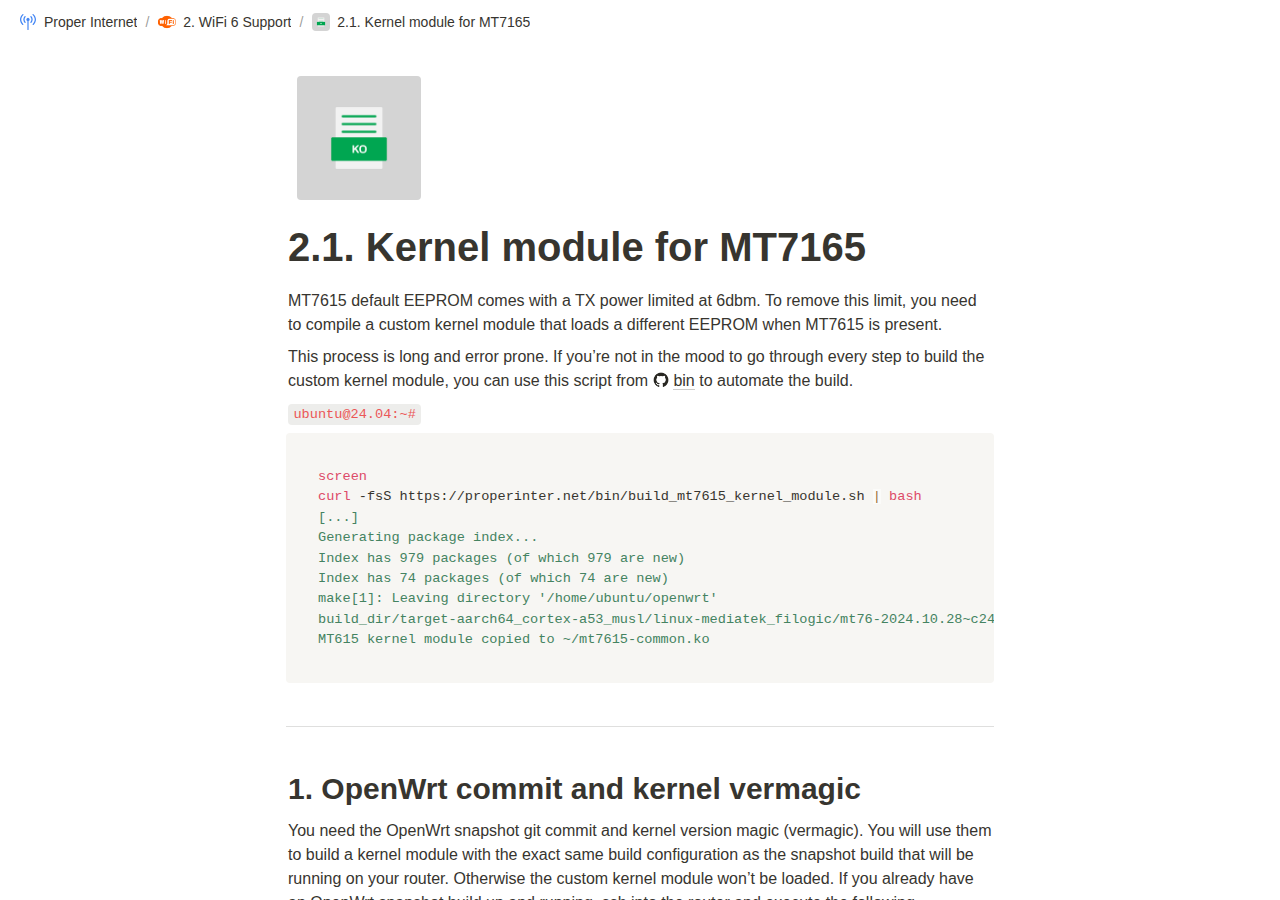
<file: 2-1-kernel-module-for-mt7165.html>
<html class="notion-html" lang="en" style="--full-viewport-height: 441px;"><head lang="en"><meta charset="utf-8"/><meta content="width=device-width,height=device-height,initial-scale=1,maximum-scale=1,user-scalable=no,viewport-fit=cover" name="viewport"/><title>2.1. Kernel module for MT7165</title><noscript><meta content="0;url=https://www.notion.so/disabled-javascript.html" http-equiv="refresh"/></noscript><meta content="en_US" property="og:locale"/><link href="/image/https%3A%2F%2Fwww.endungen.de%2Fimages%2Ffile%2Fko.png?table=block&amp;id=1473b3f5-9a6a-8010-aee6-d96ee2b2f188&amp;spaceId=6f92bf66-bad6-45d1-9aa9-c9dc757448fb&amp;favicon=true&amp;userId=&amp;cache=v2" rel="shortcut icon" type="image/x-icon"/><link href="/images/logo-ios.png" rel="apple-touch-icon"/><meta content="yes" name="mobile-web-app-capable"/><meta content="telephone=no" name="format-detection"/><meta content="no" name="msapplication-tap-highlight"/><link href="assets/4e8dd02ae0f74049b708c079bcd1feb979cff37d.css" media="print" rel="stylesheet"/><style>body{background:#fff}body.dark{background:#191919}@keyframes startup-shimmer-animation{0%{transform:translateX(-100%) translateZ(0)}100%{transform:translateX(100%) translateZ(0)}}@keyframes startup-shimmer-fade-in{0%{opacity:0}100%{opacity:1}}@keyframes startup-spinner-rotate{0%{transform:rotate(0) translateZ(0)}100%{transform:rotate(360deg) translateZ(0)}}#initial-loading-spinner{position:fixed;height:100vh;width:100vw;z-index:-1;display:none;align-items:center;justify-content:center;opacity:.5}#initial-loading-spinner svg{height:24px;width:24px;animation:startup-spinner-rotate 1s linear infinite;transform-origin:center center;pointer-events:none}#skeleton{background:#fff;position:fixed;height:100vh;width:100vw;z-index:-1;display:none;overflow:hidden}#initial-loading-spinner.show,#skeleton.show{display:flex}body.dark #skeleton{background:#191919}.notion-front-page #skeleton,.notion-mobile #skeleton{display:none}#skeleton-sidebar{background-color:#f7f7f5;box-shadow:inset -1px 0 0 0 rgba(0,0,0,.025);display:flex;width:240px;flex-direction:column;padding:12px 14px;overflow:hidden}body.dark #skeleton-sidebar{background-color:#202020;box-shadow:inset -1px 0 0 0 rgba(255,255,255,.05)}#skeleton.isElectron #skeleton-sidebar{padding-top:46px}#skeleton .row{display:flex;margin-bottom:11px;align-items:center}#skeleton .row.fadein{animation:1s ease-in 0s 1 normal both running startup-shimmer-fade-in}#skeleton .chevron{width:12px;height:12px;display:block;margin-right:4px;fill:rgba(227,226,224,.5)}body.dark #skeleton .chevron{fill:#2f2f2f}.startup-shimmer{background:rgba(227,226,224,.5);overflow:hidden;position:relative}body.dark .startup-shimmer{background:#2f2f2f}.startup-shimmer::before{content:"";position:absolute;height:100%;width:100%;z-index:1;animation:1s linear infinite startup-shimmer-animation;background:linear-gradient(90deg,rgba(0,0,0,0) 0,rgba(0,0,0,.03) 50%,rgba(0,0,0,0) 100%)}body.dark .startup-shimmer::before{background:linear-gradient(90deg,transparent 0,rgba(86,86,86,.1) 50%,transparent 100%)}#skeleton .icon{width:20px;height:20px;border-radius:4px}#skeleton .text{height:10px;border-radius:10px}#skeleton .draggable{-webkit-app-region:drag;position:absolute;top:0;left:0;width:100%;height:36px;display:none}#skeleton.isElectron .draggable{display:block}</style><link href="assets/0c65dea1a6e19a8f9f38461fa644c43a0fd8f3c5.css" rel="stylesheet"/><link href="assets/injection.css" rel="stylesheet"/><style>
		
		
		.assistant-grouped-edit-chat-container .assistant-grouped-edit-insert {
			background: initial !important;
			border-bottom: initial !important;
			color: rgba(55, 53, 47, 1) !important;
		}

		.assistant-grouped-edit-chat-container .assistant-grouped-edit-remove {
			background: initial !important;
			border-bottom: initial !important;
			color: rgba(199, 198, 196, 1) !important;
		}
	
	</style></head><body class="notion-body"><style id="scroll-properties"></style><div id="notion-app"><div class="notion-app-inner notion-light-theme" style='color: rgb(55, 53, 47); fill: currentcolor; line-height: 1.5; font-family: ui-sans-serif, -apple-system, BlinkMacSystemFont, "Segoe UI Variable Display", "Segoe UI", Helvetica, "Apple Color Emoji", Arial, sans-serif, "Segoe UI Emoji", "Segoe UI Symbol"; -webkit-font-smoothing: auto; background-color: white; transition: height 0.1s;'><div style="height: 100%;"><div class="notion-cursor-listener" style="width: 100vw; height: 100%; position: relative; display: flex; flex: 1 1 0%; background: white; cursor: text;"><div class="" style="order: 3; display: flex; flex-direction: column; width: 100%; overflow: hidden; isolation: auto;"><header style="background: white; max-width: 100vw; z-index: 100; user-select: none;"><div class="notion-topbar" style="width: calc(100% + 0px); max-width: 100vw; height: 44px; opacity: 1; transition: opacity 700ms, color 700ms; position: relative; left: 0px;"><div style="display: flex; justify-content: space-between; align-items: center; overflow: hidden; height: 44px; padding-left: 12px; padding-right: 10px;"><div class="notranslate shadow-cursor-breadcrumb" style="display: flex; align-items: center; line-height: 1.2; font-size: 14px; height: 100%; flex-grow: 0; margin-right: 8px; min-width: 0px;"><div class="notion-selectable notion-page-block" data-block-id="1463b3f5-9a6a-8049-966d-d1e89fc5f3c4" style="display: flex; align-items: center; min-width: 0px;"><a href="/" rel="noopener noreferrer" role="link" style="display: flex; color: rgb(55, 53, 47); text-decoration: none; user-select: none; transition: background 20ms ease-in; cursor: pointer; align-items: center; flex-shrink: 1; white-space: nowrap; height: 24px; border-radius: 6px; font-size: inherit; line-height: 1.2; min-width: 0px; padding: 2px 6px;"><div style="display: flex; align-items: center; min-width: 0px;"><div class="notion-record-icon notranslate" style="display: flex; align-items: center; justify-content: center; height: 20px; width: 20px; border-radius: 0.25em; flex-shrink: 0; margin-right: 6px; font-weight: 500;"><div><div class="" style="width: 100%; height: 100%;"><img referrerpolicy="same-origin" src="assets/05831f878a2ededcd9290018c2b9cbf820a8adf8.svg" style="display: block; object-fit: fill; border-radius: 4px; width: 17.76px; height: 17.76px; transition: opacity 100ms ease-out; padding: 1px;"/></div></div></div><div class="notranslate" style="white-space: nowrap; overflow: hidden; text-overflow: ellipsis; max-width: 160px;">Proper Internet</div></div></a></div><span style="margin-left: 2px; margin-right: 2px; color: rgba(55, 53, 47, 0.5);">/</span><div class="notion-selectable notion-page-block" data-block-id="1463b3f5-9a6a-807f-b994-d6f413dffab1" style="display: flex; align-items: center; min-width: 0px;"><a href="2-wifi-6-support.html" rel="noopener noreferrer" role="link" style="display: flex; color: rgb(55, 53, 47); text-decoration: none; user-select: none; transition: background 20ms ease-in; cursor: pointer; align-items: center; flex-shrink: 1; white-space: nowrap; height: 24px; border-radius: 6px; font-size: inherit; line-height: 1.2; min-width: 0px; padding: 2px 6px;"><div style="display: flex; align-items: center; min-width: 0px;"><div class="notion-record-icon notranslate" style="display: flex; align-items: center; justify-content: center; height: 20px; width: 20px; border-radius: 0.25em; flex-shrink: 0; margin-right: 6px; font-weight: 500;"><div><div class="" style="width: 100%; height: 100%;"><img referrerpolicy="same-origin" src="assets/28a1047d7c9d40cc8b67e76291aa10408a1be1e8.png" style="display: block; object-fit: cover; border-radius: 4px; width: 17.76px; height: 17.76px; transition: opacity 100ms ease-out;"/></div></div></div><div class="notranslate" style="white-space: nowrap; overflow: hidden; text-overflow: ellipsis; max-width: 160px;">2. WiFi 6 Support</div></div></a></div><span style="margin-left: 2px; margin-right: 2px; color: rgba(55, 53, 47, 0.5);">/</span><div role="button" style="user-select: none; transition: background 20ms ease-in; cursor: pointer; display: inline-flex; align-items: center; flex-shrink: 1; white-space: nowrap; height: 24px; border-radius: 6px; font-size: 14px; line-height: 1.2; min-width: 0px; padding-left: 6px; padding-right: 6px; color: rgb(55, 53, 47);" tabindex="0"><div class="notion-record-icon notranslate" style="display: flex; align-items: center; justify-content: center; height: 20px; width: 20px; border-radius: 0.25em; flex-shrink: 0; margin-right: 6px;"><div><div class="" style="width: 100%; height: 100%;"><img referrerpolicy="same-origin" src="assets/d261e605017f04effa67ba023a93dfa7a5fceb47.png" style="display: block; object-fit: cover; border-radius: 4px; width: 17.76px; height: 17.76px; transition: opacity 100ms ease-out;"/></div></div></div><div class="notranslate" style="white-space: nowrap; overflow: hidden; text-overflow: ellipsis; max-width: 240px;">2.1. Kernel module for MT7165</div></div></div><div style="flex-grow: 1; flex-shrink: 1;"></div><div style="display: flex; justify-content: space-between; padding-left: 10px;"><div aria-disabled="true" aria-label="Close panel" class="notion-close-sidebar" role="button" style="user-select: none; transition-behavior: normal; transition-duration: 200ms; transition-timing-function: ease; transition-property: opacity; cursor: default; opacity: 0; display: inline-flex; align-items: center; justify-content: center; flex-shrink: 0; border-radius: 6px; height: 24px; width: 24px; padding: 0px; position: relative; margin-left: 10px; fill: rgba(55, 53, 47, 0.45);" tabindex="-1"><svg class="doubleChevronRight" role="graphics-symbol" style="width: 16px; height: 16px; display: block; fill: inherit; flex-shrink: 0;" viewBox="0 0 16 16"><path d="M2.25781 14.1211C2.47656 14.1211 2.66797 14.0391 2.81836 13.8887L8.14355 8.67969C8.32812 8.49512 8.41699 8.29688 8.41699 8.06445C8.41699 7.8252 8.32812 7.62012 8.14355 7.44922L2.81836 2.24023C2.66797 2.08984 2.4834 2.00781 2.25781 2.00781C1.81348 2.00781 1.46484 2.35645 1.46484 2.80078C1.46484 3.0127 1.55371 3.21777 1.7041 3.375L6.50977 8.05762L1.7041 12.7539C1.55371 12.9043 1.46484 13.1094 1.46484 13.3281C1.46484 13.7725 1.81348 14.1211 2.25781 14.1211ZM8.36914 14.1211C8.58789 14.1211 8.77246 14.0391 8.92285 13.8887L14.2549 8.67969C14.4395 8.49512 14.5283 8.29688 14.5283 8.06445C14.5283 7.8252 14.4326 7.62012 14.2549 7.44922L8.92285 2.24023C8.77246 2.08984 8.58789 2.00781 8.36914 2.00781C7.9248 2.00781 7.56934 2.35645 7.56934 2.80078C7.56934 3.0127 7.66504 3.21777 7.81543 3.375L12.6211 8.05762L7.81543 12.7539C7.66504 12.9043 7.56934 13.1094 7.56934 13.3281C7.56934 13.7725 7.9248 14.1211 8.36914 14.1211Z"></path></svg></div><div style="display: flex;"><div role="button" style="user-select: none; transition: background 20ms ease-in; cursor: pointer; display: inline-flex; align-items: center; flex-shrink: 0; white-space: nowrap; height: 28px; border-radius: 6px; font-size: 14px; line-height: 1.2; min-width: 0px; padding-left: 8px; padding-right: 8px; color: rgb(55, 53, 47);" tabindex="0"><svg class="search" role="graphics-symbol" style="width: 14px; height: 14px; display: block; fill: inherit; flex-shrink: 0;" viewBox="0 0 16 16"><path d="M.281 6.438c0-.875.164-1.696.492-2.461a6.484 6.484 0 011.375-2.032A6.237 6.237 0 016.64.078 6.2 6.2 0 019.11.57c.77.328 1.447.787 2.03 1.375a6.374 6.374 0 011.368 2.032c.333.765.5 1.586.5 2.46 0 .688-.107 1.342-.32 1.961a6.28 6.28 0 01-.868 1.696l3.563 3.578c.11.104.19.226.242.367.057.14.086.29.086.445 0 .22-.05.417-.149.594a1.122 1.122 0 01-1 .57c-.156 0-.307-.028-.453-.086a1.058 1.058 0 01-.382-.25l-3.586-3.585c-.5.333-1.047.596-1.641.789a6.089 6.089 0 01-1.86.28 6.237 6.237 0 01-2.468-.491 6.4 6.4 0 01-2.024-1.367A6.509 6.509 0 01.773 8.913a6.256 6.256 0 01-.492-2.476zm1.664 0c0 .65.12 1.26.36 1.828a4.775 4.775 0 001.015 1.5c.433.427.933.763 1.5 1.007a4.548 4.548 0 001.82.368c.652 0 1.261-.123 1.829-.368a4.747 4.747 0 002.508-2.507 4.567 4.567 0 00.367-1.829c0-.645-.123-1.252-.367-1.82a4.776 4.776 0 00-1.016-1.5A4.578 4.578 0 008.469 2.11a4.567 4.567 0 00-1.828-.367c-.646 0-1.253.123-1.82.367a4.667 4.667 0 00-1.5 1.008c-.433.432-.772.932-1.016 1.5a4.633 4.633 0 00-.36 1.82z"></path></svg></div><div role="button" style="user-select: none; transition: background 20ms ease-in; cursor: pointer; display: inline-flex; align-items: center; flex-shrink: 0; white-space: nowrap; height: 28px; border-radius: 6px; font-size: 14px; line-height: 1.2; min-width: 0px; padding-left: 8px; padding-right: 8px; color: rgb(55, 53, 47);" tabindex="0"><svg class="duplicate" role="graphics-symbol" style="width: 15px; height: 15px; display: block; fill: inherit; flex-shrink: 0;" viewBox="0 0 16 16"><path d="M2.83887 12.1523H4.00098V13.1846C4.00098 14.6406 4.75977 15.3994 6.24316 15.3994H13.1611C14.6377 15.3994 15.4033 14.6406 15.4033 13.1846V6.21191C15.4033 4.75586 14.6377 3.99707 13.1611 3.99707H11.999V2.96484C11.999 1.50879 11.2334 0.75 9.75684 0.75H2.83887C1.3623 0.75 0.59668 1.50195 0.59668 2.96484V9.93066C0.59668 11.3936 1.3623 12.1523 2.83887 12.1523ZM2.9209 10.8125C2.28516 10.8125 1.93652 10.4844 1.93652 9.82129V3.08105C1.93652 2.41797 2.28516 2.08301 2.9209 2.08301H9.68164C10.3105 2.08301 10.666 2.41797 10.666 3.08105V3.99707H6.24316C4.75977 3.99707 4.00098 4.75586 4.00098 6.21191V10.8125H2.9209ZM6.31836 14.0596C5.68262 14.0596 5.34082 13.7314 5.34082 13.0684V6.32812C5.34082 5.66504 5.68262 5.33691 6.31836 5.33691H13.0791C13.708 5.33691 14.0635 5.66504 14.0635 6.32812V13.0684C14.0635 13.7314 13.708 14.0596 13.0791 14.0596H6.31836Z"></path></svg></div><div aria-label="More actions" role="button" style="user-select: none; transition: background 20ms ease-in; cursor: pointer; display: flex; align-items: center; justify-content: center; width: 32px; height: 28px; border-radius: 4px;" tabindex="0"><svg class="ellipsis" role="graphics-symbol" style="width: 18px; height: 18px; display: block; fill: inherit; flex-shrink: 0;" viewBox="0 0 16 16"><path d="M2.887 9.014c.273 0 .52-.064.738-.192.219-.132.394-.307.526-.526.133-.219.199-.46.199-.725 0-.405-.142-.747-.424-1.025a1.41 1.41 0 00-1.04-.417c-.264 0-.505.066-.724.198a1.412 1.412 0 00-.718 1.244c0 .265.064.506.192.725.132.219.307.394.526.526.219.128.46.192.725.192zm5.113 0a1.412 1.412 0 001.244-.718c.132-.219.198-.46.198-.725 0-.405-.14-.747-.423-1.025A1.386 1.386 0 008 6.129c-.264 0-.506.066-.725.198a1.412 1.412 0 00-.718 1.244c0 .265.064.506.192.725.132.219.308.394.526.526.22.128.46.192.725.192zm5.106 0c.265 0 .506-.064.725-.192.219-.132.394-.307.526-.526.133-.219.199-.46.199-.725 0-.405-.142-.747-.424-1.025a1.394 1.394 0 00-1.026-.417 1.474 1.474 0 00-1.265.718c-.127.218-.19.46-.19.724 0 .265.063.506.19.725.133.219.308.394.527.526.223.128.47.192.738.192z"></path></svg></div><div role="button" style="user-select: none; transition: background 20ms ease-in; cursor: pointer; display: inline-flex; align-items: center; justify-content: center; white-space: nowrap; border-radius: 6px; height: 32px; padding: 0px 10px; font-size: 14px; line-height: 1.2; border: 1px solid rgba(55, 53, 47, 0.16); margin-left: 8px;" tabindex="0">Made with<svg class="notionLogo" role="graphics-symbol" style="width: 14px; height: 14px; display: block; fill: inherit; flex-shrink: 0; margin-left: 6px;" viewBox="0 0 120 126"><path d="M 20.6927 21.9315C 24.5836 25.0924 26.0432 24.8512 33.3492 24.3638L 102.228 20.2279C 103.689 20.2279 102.474 18.7705 101.987 18.5283L 90.5477 10.2586C 88.3558 8.55699 85.4356 6.60818 79.8387 7.09563L 13.1433 11.9602C 10.711 12.2014 10.2251 13.4175 11.1939 14.3924L 20.6927 21.9315ZM 24.8281 37.9835L 24.8281 110.456C 24.8281 114.351 26.7745 115.808 31.1553 115.567L 106.853 111.187C 111.236 110.946 111.724 108.267 111.724 105.103L 111.724 33.1169C 111.724 29.958 110.509 28.2544 107.826 28.4976L 28.721 33.1169C 25.8018 33.3622 24.8281 34.8225 24.8281 37.9835ZM 99.5567 41.8711C 100.042 44.0622 99.5567 46.2512 97.3618 46.4974L 93.7143 47.2241L 93.7143 100.728C 90.5477 102.43 87.6275 103.403 85.1942 103.403C 81.2983 103.403 80.3226 102.186 77.4044 98.54L 53.5471 61.087L 53.5471 97.3239L 61.0964 99.0275C 61.0964 99.0275 61.0964 103.403 55.0057 103.403L 38.2148 104.377C 37.727 103.403 38.2148 100.973 39.9179 100.486L 44.2996 99.2717L 44.2996 51.36L 38.2158 50.8725C 37.728 48.6815 38.9431 45.5225 42.3532 45.2773L 60.3661 44.0631L 85.1942 82.0036L 85.1942 48.4402L 78.864 47.7136C 78.3781 45.0351 80.3226 43.0902 82.7569 42.849L 99.5567 41.8711ZM 7.5434 5.39404L 76.9175 0.285276C 85.4366 -0.445402 87.6285 0.0440428 92.983 3.93368L 115.128 19.4982C 118.782 22.1747 120 22.9034 120 25.8211L 120 111.187C 120 116.537 118.051 119.701 111.237 120.185L 30.6734 125.05C 25.5584 125.294 23.124 124.565 20.4453 121.158L 4.13735 99.9994C 1.21516 96.1048 0 93.191 0 89.7819L 0 13.903C 0 9.5279 1.94945 5.8785 7.5434 5.39404Z"></path></svg></div></div></div></div></div><div style="width: calc(100% + 0px); user-select: none;"></div></header><main class="notion-frame" style="flex-grow: 0; flex-shrink: 1; display: flex; flex-direction: column; background: white; z-index: 1; height: calc(-44px + 100vh); max-height: 100%; position: relative; width: 780px; transform: translateX(0px); transition-duration: 200ms; transition-timing-function: ease; transition-property: width, transform;"><div style="display: contents;"><div class="notion-scroller vertical" style="z-index: 1; display: flex; flex-direction: column; flex-grow: 1; position: relative; align-items: center; margin-right: 0px; margin-bottom: 0px; overflow: hidden auto;"><div class="sticky-portal-target" data-sticky-stack-name="default" style="position: sticky; z-index: 999; width: 100%; top: 0px; left: 0px; height: 0px; flex: 0 1 0%;"></div><div style="position: absolute; top: 0px; left: 0px; z-index: 99;"><div class="notion-selectable-hover-menu-item"></div></div><div aria-disabled="true" aria-label="Start typing to edit text" aria-multiline="true" class="whenContentEditable" data-content-editable-root="true" role="textbox" style="caret-color: rgb(55, 53, 47); width: 100%; display: flex; flex-direction: column; position: relative; align-items: center; flex-grow: 1; --whenContentEditable--WebkitUserModify: read-write-plaintext-only;"><span data-content-editable-root-tiny-selection-trap="true" style="height: 1px; width: 1px; caret-color: transparent; margin-top: -1px;"></span><div class="layout" style="padding-bottom: 30vh; transform: translateX(0px); transition-duration: 200ms; transition-timing-function: ease; transition-property: transform;"><div class="pseudoSelection" contenteditable="false" data-content-editable-void="true" style="user-select: none; --pseudoSelection--background: transparent; display: contents;"><div class="layout-margin-right" style="width: calc(100% + 0px); grid-row: 1 / -1; padding-left: 0px; position: sticky; top: 0px; right: 0px; z-index: 80; transition: opacity 0.2s; opacity: 1; visibility: visible; pointer-events: none;"><div style="width: 100%; height: 0px;"></div><div class="hide-scrollbar ignore-scrolling-container notion-floating-table-of-contents" style="position: absolute; top: 0px; width: calc(100% + 0px); height: calc(-44px + 100vh); display: flex; flex-direction: column; pointer-events: none;"><div style="display: flex;"><div contenteditable="false" data-content-editable-void="true" style="width: 100%;"><div style="max-height: 51px; margin-bottom: 60px; pointer-events: auto;"><div style="max-height: 51px; display: flex; flex-direction: row; position: absolute; top: 266px; right: 0px; overflow-y: hidden; opacity: 1;"><div style="width: 56px; display: flex; flex-direction: column; justify-content: center; padding-bottom: 12px; padding-right: 8px;"><div style="display: flex; flex-direction: column; gap: 12px; padding-left: 20px; padding-bottom: 12px; height: 100%;"><div><div style="background-color: rgb(50, 48, 44); height: 2px; width: 16px; transition: background 0.2s, box-shadow 0.2s; box-shadow: none; border-radius: 2px; margin-left: 0px;"></div></div><div><div style="background-color: rgb(227, 226, 224); height: 2px; width: 16px; transition: background 0.2s, box-shadow 0.2s; box-shadow: none; border-radius: 2px; margin-left: 0px;"></div></div><div><div style="background-color: rgb(227, 226, 224); height: 2px; width: 16px; transition: background 0.2s, box-shadow 0.2s; box-shadow: none; border-radius: 2px; margin-left: 0px;"></div></div><div><div style="background-color: rgb(227, 226, 224); height: 2px; width: 16px; transition: background 0.2s, box-shadow 0.2s; box-shadow: none; border-radius: 2px; margin-left: 0px;"></div></div></div></div></div></div></div></div></div></div></div><div class="layout-full" style="isolation: isolate;"><div class="pseudoSelection" contenteditable="false" data-content-editable-void="true" style="user-select: none; --pseudoSelection--background: transparent; width: 100%; display: flex; flex-direction: column; align-items: center; flex-shrink: 0; flex-grow: 0; z-index: 2; transform: translateX(0px); transition-duration: 200ms; transition-timing-function: ease; transition-property: transform;"></div></div><div class="layout-content" style="margin-bottom: 0px; padding-bottom: 0px;"><div style="width: 100%; display: flex; flex-direction: column; align-items: center; flex-shrink: 0; flex-grow: 0;"><div style="max-width: 100%; padding-left: calc(0px + env(safe-area-inset-left)); width: 100%;"><div class="pseudoSelection" contenteditable="false" data-content-editable-void="true" style="user-select: none; --pseudoSelection--background: transparent; pointer-events: none;"><div style="display: flow-root; pointer-events: auto;"><div class="notion-record-icon notranslate" style="display: flex; align-items: center; justify-content: center; height: 140px; width: 140px; border-radius: 0.25em; flex-shrink: 0; position: relative; z-index: 1; margin-left: 3px; margin-bottom: 0px; margin-top: 96px; pointer-events: auto;"><div><div class="" style="width: 100%; height: 100%;"><img alt="Page icon" referrerpolicy="same-origin" src="assets/96ea97a692291648f121de1aba8a70d65247d23b.png" style="display: block; object-fit: cover; border-radius: 4px; width: 124.32px; height: 124.32px; transition: opacity 100ms ease-out;"/></div></div></div></div><div><div class="notion-page-controls" style='display: flex; justify-content: flex-start; flex-wrap: wrap; padding-top: 8px; padding-bottom: 4px; margin-left: -1px; color: rgba(55, 53, 47, 0.5); font-family: ui-sans-serif, -apple-system, BlinkMacSystemFont, "Segoe UI Variable Display", "Segoe UI", Helvetica, "Apple Color Emoji", Arial, sans-serif, "Segoe UI Emoji", "Segoe UI Symbol"; pointer-events: auto;'></div></div></div><div style="padding-right: calc(0px + env(safe-area-inset-right));"><div><div class="notion-selectable notion-page-block" data-block-id="1473b3f5-9a6a-8010-aee6-d96ee2b2f188" style='color: rgb(55, 53, 47); font-weight: 700; line-height: 1.2; font-size: 40px; font-family: ui-sans-serif, -apple-system, BlinkMacSystemFont, "Segoe UI Variable Display", "Segoe UI", Helvetica, "Apple Color Emoji", Arial, sans-serif, "Segoe UI Emoji", "Segoe UI Symbol"; cursor: text; display: flex; align-items: center;'><h1 contenteditable="false" data-content-editable-leaf="true" placeholder="New page" spellcheck="true" style="max-width: 100%; width: 100%; white-space: pre-wrap; word-break: break-word; caret-color: rgb(55, 53, 47); padding-top: 3px; padding-left: 2px; padding-right: 2px; font-size: 1em; font-weight: inherit; margin: 0px;">2.1. Kernel module for MT7165</h1></div><div style="margin-left: 4px;"></div></div></div></div></div></div><div class="layout-content" style="min-height: 170px; padding-top: 5px;"><div class="notion-page-content" style="flex-shrink: 0; flex-grow: 1; max-width: 100%; display: flex; align-items: flex-start; flex-direction: column; font-size: 16px; line-height: 1.5; width: 100%; z-index: 4; padding: 8px 0px 0px;"><div class="notion-selectable notion-text-block" data-block-id="1463b3f5-9a6a-80d4-8d79-df5b5342038c" style="width: 100%; max-width: 588px; margin-top: 2px; margin-bottom: 1px;"><div style="color: inherit; fill: inherit;"><div style="display: flex;"><div contenteditable="false" data-content-editable-leaf="true" placeholder=" " spellcheck="true" style="max-width: 100%; width: 100%; white-space: pre-wrap; word-break: break-word; caret-color: rgb(55, 53, 47); padding: 3px 2px;">MT7615 default EEPROM comes with a TX power limited at 6dbm. To remove this limit, you need to compile a custom kernel module that loads a different EEPROM when MT7615 is present.</div><div style="position: relative; left: 0px;"></div></div></div></div><div class="notion-selectable notion-text-block" data-block-id="14c3b3f5-9a6a-80ec-be1f-ed50a9eaf325" style="width: 100%; max-width: 588px; margin-top: 1px; margin-bottom: 1px;"><div style="color: inherit; fill: inherit;"><div style="display: flex;"><div contenteditable="false" data-content-editable-leaf="true" placeholder=" " spellcheck="true" style="max-width: 100%; width: 100%; white-space: pre-wrap; word-break: break-word; caret-color: rgb(55, 53, 47); padding: 3px 2px;">This process is long and error prone. If you’re not in the mood to go through every step to build the custom kernel module, you can use this script from <a class="notion-external-object-token notion-text-mention-token notion-focusable-token notion-enable-hover" contenteditable="false" data-token-index="1" href="https://github.com/proper-internet/bin" rel="noopener noreferrer" style="color:inherit;text-decoration:inherit" tabindex="0" target="_blank"><img src="assets/e57fb0f5ea309d4cf8de032ddbc2353d6042acc7.png" style="width:1em;height:1em;vertical-align:-0.15em;border-radius:4px;margin-right:0.3em"/><span style="border-bottom:0.05em solid rgba(55,53,47,.25);font-weight:500;flex-shrink:1;white-space:pre-wrap;overflow:hidden;text-overflow:ellipsis">bin</span><span></span></a> to automate the build.</div><div style="position: relative; left: 0px;"></div></div></div></div><div class="notion-selectable notion-text-block" data-block-id="14c3b3f5-9a6a-8001-8c2b-dab9c4b0a010" style="width: 100%; max-width: 588px; margin-top: 1px; margin-bottom: 1px;"><div style="color: inherit; fill: inherit;"><div style="display: flex;"><div contenteditable="false" data-content-editable-leaf="true" placeholder=" " spellcheck="true" style="max-width: 100%; width: 100%; white-space: pre-wrap; word-break: break-word; caret-color: rgb(55, 53, 47); padding: 3px 2px;"><span class="notion-enable-hover" data-token-index="0" spellcheck="false" style='font-family:"SFMono-Regular", Menlo, Consolas, "PT Mono", "Liberation Mono", Courier, monospace;line-height:normal;background:rgba(135,131,120,.15);color:#EB5757;border-radius:4px;font-size:85%;padding:0.2em 0.4em'>ubuntu@24.04:~#</span>  </div><div style="position: relative; left: 0px;"></div></div></div></div><div class="notion-selectable notion-code-block" data-block-id="14c3b3f5-9a6a-8037-b5e1-f181d7360669" style="width: 100%; max-width: 588px; margin-top: 4px; margin-bottom: 4px;"><div style="display: flex;"><div aria-labelledby=":r4:" contenteditable="false" data-content-editable-void="true" role="figure" style="flex-grow: 1; border-radius: 4px; text-align: left; position: relative; background: rgb(247, 246, 243); min-width: 0px; width: 100%;"><div style="position: absolute; top: 8px; left: 8px; z-index: 1; color: rgba(55, 53, 47, 0.65); display: flex; align-items: center; justify-content: flex-end; opacity: 0; transition: opacity 300ms ease-in;"><div aria-disabled="true" role="button" style="user-select: none; transition: background 20ms ease-in; cursor: default; display: inline-flex; align-items: center; white-space: nowrap; height: 20px; border-radius: 4px; font-size: 12px; line-height: 1.2; padding-left: 5px; padding-right: 5px; color: rgba(55, 53, 47, 0.65); margin-right: 5px;" tabindex="-1">Bash</div></div><div style="position: absolute; top: 3px; right: 1px; z-index: 1; color: rgba(55, 53, 47, 0.65); display: flex; align-items: center; justify-content: flex-end; height: 25px; font-size: 11.5px; opacity: 0; transition: opacity 300ms ease-in;"><div style="color: rgba(55, 53, 47, 0.65); display: flex; align-items: center; justify-content: center; font-size: 12px; margin-top: 4px; margin-right: 4px;"><div role="button" style="user-select: none; transition: background 20ms ease-in; cursor: pointer; display: inline-flex; align-items: center; white-space: nowrap; height: 25px; border-radius: 4px 0px 0px 4px; font-size: 11.5px; line-height: 1.2; padding: 4px 6px; color: rgb(55, 53, 47); background: rgb(234, 233, 229); font-weight: 400;" tabindex="0"><svg class="copy" role="graphics-symbol" style="width: 16px; height: 16px; display: block; fill: inherit; flex-shrink: 0; padding-right: 4px;" viewBox="0 0 14 16"><path d="M2.404 15.322h5.701c1.26 0 1.887-.662 1.887-1.927V12.38h1.154c1.254 0 1.91-.662 1.91-1.928V5.555c0-.774-.158-1.266-.626-1.74L9.512.837C9.066.387 8.545.21 7.865.21H5.463c-1.254 0-1.91.662-1.91 1.928v1.084H2.404c-1.254 0-1.91.668-1.91 1.933v8.239c0 1.265.656 1.927 1.91 1.927zm7.588-6.62c0-.792-.1-1.161-.592-1.665L6.225 3.814c-.452-.462-.844-.58-1.5-.591V2.215c0-.533.28-.832.843-.832h2.38v2.883c0 .726.386 1.113 1.107 1.113h2.83v4.998c0 .539-.276.832-.844.832H9.992V8.701zm-.79-4.29c-.206 0-.288-.088-.288-.287V1.594l2.771 2.818H9.201zM2.503 14.15c-.563 0-.844-.293-.844-.832V5.232c0-.539.281-.837.85-.837h1.91v3.187c0 .85.416 1.26 1.26 1.26h3.14v4.476c0 .54-.28.832-.843.832H2.504zM5.79 7.816c-.24 0-.346-.105-.346-.345V4.547l3.223 3.27H5.791z"></path></svg>Copy</div></div></div><div><div class="line-numbers notion-code-block" style="display: flex; overflow-x: auto;"><div autocapitalize="off" autocorrect="off" contenteditable="false" data-content-editable-leaf="true" placeholder=" " spellcheck="false" style='flex-grow: 1; flex-shrink: 1; text-align: left; font-family: SFMono-Regular, Menlo, Consolas, "PT Mono", "Liberation Mono", Courier, monospace; font-size: 85%; tab-size: 2; padding: 34px 16px 32px 32px; min-height: 1em; color: rgb(55, 53, 47); white-space: pre;'><span class="token function" data-token-index="0">screen</span><span class="" data-token-index="0">
</span><span class="token function" data-token-index="0">curl</span><span class="" data-token-index="0"> -fsS https://properinter.net/bin/build_mt7615_kernel_module.sh </span><span class="token operator" data-token-index="0">|</span><span class="" data-token-index="0"> </span><span class="token function" data-token-index="0">bash</span><span class="" data-token-index="0">
</span><span class="token punctuation" data-token-index="1" style="color:rgba(68, 131, 97, 1);fill:rgba(68, 131, 97, 1)">[</span><span class="token punctuation" data-token-index="1" style="color:rgba(68, 131, 97, 1);fill:rgba(68, 131, 97, 1)">..</span><span class="" data-token-index="1" style="color:rgba(68, 131, 97, 1);fill:rgba(68, 131, 97, 1)">.</span><span class="token punctuation" data-token-index="1" style="color:rgba(68, 131, 97, 1);fill:rgba(68, 131, 97, 1)">]</span><span class="" data-token-index="2">
</span><span class="" data-token-index="3" style="color:rgba(68, 131, 97, 1);fill:rgba(68, 131, 97, 1)">Generating package index</span><span class="token punctuation" data-token-index="3" style="color:rgba(68, 131, 97, 1);fill:rgba(68, 131, 97, 1)">..</span><span class="" data-token-index="3" style="color:rgba(68, 131, 97, 1);fill:rgba(68, 131, 97, 1)">.
Index has </span><span class="token number" data-token-index="3" style="color:rgba(68, 131, 97, 1);fill:rgba(68, 131, 97, 1)">979</span><span class="" data-token-index="3" style="color:rgba(68, 131, 97, 1);fill:rgba(68, 131, 97, 1)"> packages </span><span class="token punctuation" data-token-index="3" style="color:rgba(68, 131, 97, 1);fill:rgba(68, 131, 97, 1)">(</span><span class="" data-token-index="3" style="color:rgba(68, 131, 97, 1);fill:rgba(68, 131, 97, 1)">of </span><span class="token function" data-token-index="3" style="color:rgba(68, 131, 97, 1);fill:rgba(68, 131, 97, 1)">which</span><span class="" data-token-index="3" style="color:rgba(68, 131, 97, 1);fill:rgba(68, 131, 97, 1)"> </span><span class="token number" data-token-index="3" style="color:rgba(68, 131, 97, 1);fill:rgba(68, 131, 97, 1)">979</span><span class="" data-token-index="3" style="color:rgba(68, 131, 97, 1);fill:rgba(68, 131, 97, 1)"> are new</span><span class="token punctuation" data-token-index="3" style="color:rgba(68, 131, 97, 1);fill:rgba(68, 131, 97, 1)">)</span><span class="" data-token-index="3" style="color:rgba(68, 131, 97, 1);fill:rgba(68, 131, 97, 1)">
Index has </span><span class="token number" data-token-index="3" style="color:rgba(68, 131, 97, 1);fill:rgba(68, 131, 97, 1)">74</span><span class="" data-token-index="3" style="color:rgba(68, 131, 97, 1);fill:rgba(68, 131, 97, 1)"> packages </span><span class="token punctuation" data-token-index="3" style="color:rgba(68, 131, 97, 1);fill:rgba(68, 131, 97, 1)">(</span><span class="" data-token-index="3" style="color:rgba(68, 131, 97, 1);fill:rgba(68, 131, 97, 1)">of </span><span class="token function" data-token-index="3" style="color:rgba(68, 131, 97, 1);fill:rgba(68, 131, 97, 1)">which</span><span class="" data-token-index="3" style="color:rgba(68, 131, 97, 1);fill:rgba(68, 131, 97, 1)"> </span><span class="token number" data-token-index="3" style="color:rgba(68, 131, 97, 1);fill:rgba(68, 131, 97, 1)">74</span><span class="" data-token-index="3" style="color:rgba(68, 131, 97, 1);fill:rgba(68, 131, 97, 1)"> are new</span><span class="token punctuation" data-token-index="3" style="color:rgba(68, 131, 97, 1);fill:rgba(68, 131, 97, 1)">)</span><span class="" data-token-index="3" style="color:rgba(68, 131, 97, 1);fill:rgba(68, 131, 97, 1)">
make</span><span class="token punctuation" data-token-index="3" style="color:rgba(68, 131, 97, 1);fill:rgba(68, 131, 97, 1)">[</span><span class="token number" data-token-index="3" style="color:rgba(68, 131, 97, 1);fill:rgba(68, 131, 97, 1)">1</span><span class="token punctuation" data-token-index="3" style="color:rgba(68, 131, 97, 1);fill:rgba(68, 131, 97, 1)">]</span><span class="" data-token-index="3" style="color:rgba(68, 131, 97, 1);fill:rgba(68, 131, 97, 1)">: Leaving directory </span><span class="token string" data-token-index="3" style="color:rgba(68, 131, 97, 1);fill:rgba(68, 131, 97, 1)">'/home/ubuntu/openwrt'</span><span class="" data-token-index="3" style="color:rgba(68, 131, 97, 1);fill:rgba(68, 131, 97, 1)">
build_dir/target-aarch64_cortex-a53_musl/linux-mediatek_filogic/mt76-2024.10.28~c246fa54/.pkgdir/kmod-mt7615-common/lib/modules/6.6.63//mt7615-common.ko
MT615 kernel module copied to ~/mt7615-common.ko</span><span>
</span></div></div></div><div style="background: white; padding-right: 105px;"></div></div><div style="position: relative; left: 0px;"></div>​</div></div><div class="notion-selectable notion-text-block" data-block-id="14c3b3f5-9a6a-8023-a9bf-e30d0f7880e6" style="width: 100%; max-width: 588px; margin-top: 1px; margin-bottom: 1px;"><div style="color: inherit; fill: inherit;"><div style="display: flex;"><div contenteditable="false" data-content-editable-leaf="true" placeholder=" " spellcheck="true" style="max-width: 100%; width: 100%; white-space: pre-wrap; word-break: break-word; caret-color: rgb(55, 53, 47); padding: 3px 2px; min-height: 1em; color: rgb(55, 53, 47); -webkit-text-fill-color: rgba(55, 53, 47, 0.5);"></div><div style="position: relative; left: 0px;"></div></div></div></div><div class="notion-selectable notion-divider-block" data-block-id="14c3b3f5-9a6a-8010-968b-f9d4e4a65857" style="width: 100%; max-width: 588px; margin-top: 1px; margin-bottom: 1px;"><div class="notion-cursor-default" style="display: flex; align-items: center; justify-content: center; pointer-events: auto; width: 100%; height: 13px; flex: 0 0 auto; color: rgba(55, 53, 47, 0.16);"><div role="separator" style="width: 100%; height: 1px; visibility: visible; border-bottom: 1px solid rgba(55, 53, 47, 0.16);"></div></div></div><div class="notion-selectable notion-header-block" data-block-id="1473b3f5-9a6a-80ba-b529-de22c24fa8be" style="width: 100%; max-width: 588px; margin-top: 2em; margin-bottom: 4px;"><div style="display: flex; width: 100%; color: inherit; fill: inherit;"><h2 contenteditable="false" data-content-editable-leaf="true" placeholder="Heading 1" spellcheck="true" style='max-width: 100%; width: 100%; white-space: pre-wrap; word-break: break-word; caret-color: rgb(55, 53, 47); padding: 3px 2px; font-family: ui-sans-serif, -apple-system, BlinkMacSystemFont, "Segoe UI Variable Display", "Segoe UI", Helvetica, "Apple Color Emoji", Arial, sans-serif, "Segoe UI Emoji", "Segoe UI Symbol"; font-weight: 600; font-size: 1.875em; line-height: 1.3; margin: 0px;'>1. OpenWrt commit and kernel vermagic</h2><div style="position: relative; left: 0px;"></div></div></div><div class="notion-selectable notion-text-block" data-block-id="1463b3f5-9a6a-80f0-90e7-d22ed4d55b76" style="width: 100%; max-width: 588px; margin-top: 1px; margin-bottom: 1px;"><div style="color: inherit; fill: inherit;"><div style="display: flex;"><div contenteditable="false" data-content-editable-leaf="true" placeholder=" " spellcheck="true" style="max-width: 100%; width: 100%; white-space: pre-wrap; word-break: break-word; caret-color: rgb(55, 53, 47); padding: 3px 2px;">You need the OpenWrt snapshot git commit and kernel version magic (vermagic). You will use them to build a kernel module with the exact same build configuration as the snapshot build that will be running on your router. Otherwise the custom kernel module won’t be loaded. If you already have an OpenWrt snapshot build up and running, ssh into the router and execute the following commands to get the kernel vermagic. Otherwise, read below.</div><div style="position: relative; left: 0px;"></div></div></div></div><div class="notion-selectable notion-text-block" data-block-id="1473b3f5-9a6a-80fb-aa4d-da8b6decf572" style="width: 100%; max-width: 588px; margin-top: 1px; margin-bottom: 1px;"><div style="color: inherit; fill: inherit;"><div style="display: flex;"><div contenteditable="false" data-content-editable-leaf="true" placeholder=" " spellcheck="true" style="max-width: 100%; width: 100%; white-space: pre-wrap; word-break: break-word; caret-color: rgb(55, 53, 47); padding: 3px 2px;"><span class="notion-enable-hover" data-token-index="0" spellcheck="false" style='font-family:"SFMono-Regular", Menlo, Consolas, "PT Mono", "Liberation Mono", Courier, monospace;line-height:normal;background:rgba(135,131,120,.15);color:#EB5757;border-radius:4px;font-size:85%;padding:0.2em 0.4em'>root@openwrt:~#</span>  </div><div style="position: relative; left: 0px;"></div></div></div></div><div class="notion-selectable notion-code-block" data-block-id="1473b3f5-9a6a-8053-bf0a-f4ffe4ed0357" style="width: 100%; max-width: 588px; margin-top: 4px; margin-bottom: 4px;"><div style="display: flex;"><div aria-labelledby=":r5:" contenteditable="false" data-content-editable-void="true" role="figure" style="flex-grow: 1; border-radius: 4px; text-align: left; position: relative; background: rgb(247, 246, 243); min-width: 0px; width: 100%;"><div style="position: absolute; top: 8px; left: 8px; z-index: 1; color: rgba(55, 53, 47, 0.65); display: flex; align-items: center; justify-content: flex-end; opacity: 0; transition: opacity 300ms ease-in;"><div aria-disabled="true" role="button" style="user-select: none; transition: background 20ms ease-in; cursor: default; display: inline-flex; align-items: center; white-space: nowrap; height: 20px; border-radius: 4px; font-size: 12px; line-height: 1.2; padding-left: 5px; padding-right: 5px; color: rgba(55, 53, 47, 0.65); margin-right: 5px;" tabindex="-1">Bash</div></div><div style="position: absolute; top: 3px; right: 1px; z-index: 1; color: rgba(55, 53, 47, 0.65); display: flex; align-items: center; justify-content: flex-end; height: 25px; font-size: 11.5px; opacity: 0; transition: opacity 300ms ease-in;"><div style="color: rgba(55, 53, 47, 0.65); display: flex; align-items: center; justify-content: center; font-size: 12px; margin-top: 4px; margin-right: 4px;"><div role="button" style="user-select: none; transition: background 20ms ease-in; cursor: pointer; display: inline-flex; align-items: center; white-space: nowrap; height: 25px; border-radius: 4px 0px 0px 4px; font-size: 11.5px; line-height: 1.2; padding: 4px 6px; color: rgb(55, 53, 47); background: rgb(234, 233, 229); font-weight: 400;" tabindex="0"><svg class="copy" role="graphics-symbol" style="width: 16px; height: 16px; display: block; fill: inherit; flex-shrink: 0; padding-right: 4px;" viewBox="0 0 14 16"><path d="M2.404 15.322h5.701c1.26 0 1.887-.662 1.887-1.927V12.38h1.154c1.254 0 1.91-.662 1.91-1.928V5.555c0-.774-.158-1.266-.626-1.74L9.512.837C9.066.387 8.545.21 7.865.21H5.463c-1.254 0-1.91.662-1.91 1.928v1.084H2.404c-1.254 0-1.91.668-1.91 1.933v8.239c0 1.265.656 1.927 1.91 1.927zm7.588-6.62c0-.792-.1-1.161-.592-1.665L6.225 3.814c-.452-.462-.844-.58-1.5-.591V2.215c0-.533.28-.832.843-.832h2.38v2.883c0 .726.386 1.113 1.107 1.113h2.83v4.998c0 .539-.276.832-.844.832H9.992V8.701zm-.79-4.29c-.206 0-.288-.088-.288-.287V1.594l2.771 2.818H9.201zM2.503 14.15c-.563 0-.844-.293-.844-.832V5.232c0-.539.281-.837.85-.837h1.91v3.187c0 .85.416 1.26 1.26 1.26h3.14v4.476c0 .54-.28.832-.843.832H2.504zM5.79 7.816c-.24 0-.346-.105-.346-.345V4.547l3.223 3.27H5.791z"></path></svg>Copy</div></div></div><div><div class="line-numbers notion-code-block" style="display: flex; overflow-x: auto;"><div autocapitalize="off" autocorrect="off" contenteditable="false" data-content-editable-leaf="true" placeholder=" " spellcheck="false" style='flex-grow: 1; flex-shrink: 1; text-align: left; font-family: SFMono-Regular, Menlo, Consolas, "PT Mono", "Liberation Mono", Courier, monospace; font-size: 85%; tab-size: 2; padding: 34px 16px 32px 32px; min-height: 1em; color: rgb(55, 53, 47); white-space: pre;'><span class="" data-token-index="0" style="color:rgba(55, 53, 47, 1)">ubus call system board</span><span class="" data-token-index="1">
</span><span class="token punctuation" data-token-index="2" style="color:rgba(68, 131, 97, 1);fill:rgba(68, 131, 97, 1)">{</span><span class="" data-token-index="2" style="color:rgba(68, 131, 97, 1);fill:rgba(68, 131, 97, 1)">
        </span><span class="token string" data-token-index="2" style="color:rgba(68, 131, 97, 1);fill:rgba(68, 131, 97, 1)">"kernel"</span><span class="token builtin class-name" data-token-index="2" style="color:rgba(68, 131, 97, 1);fill:rgba(68, 131, 97, 1)">:</span><span class="" data-token-index="2" style="color:rgba(68, 131, 97, 1);fill:rgba(68, 131, 97, 1)"> </span><span class="token string" data-token-index="2" style="color:rgba(68, 131, 97, 1);fill:rgba(68, 131, 97, 1)">"6.6.61"</span><span class="" data-token-index="2" style="color:rgba(68, 131, 97, 1);fill:rgba(68, 131, 97, 1)">,
        </span><span class="token string" data-token-index="2" style="color:rgba(68, 131, 97, 1);fill:rgba(68, 131, 97, 1)">"hostname"</span><span class="token builtin class-name" data-token-index="2" style="color:rgba(68, 131, 97, 1);fill:rgba(68, 131, 97, 1)">:</span><span class="" data-token-index="2" style="color:rgba(68, 131, 97, 1);fill:rgba(68, 131, 97, 1)"> </span><span class="token string" data-token-index="2" style="color:rgba(68, 131, 97, 1);fill:rgba(68, 131, 97, 1)">"OpenWrt"</span><span class="" data-token-index="2" style="color:rgba(68, 131, 97, 1);fill:rgba(68, 131, 97, 1)">,
        </span><span class="token string" data-token-index="2" style="color:rgba(68, 131, 97, 1);fill:rgba(68, 131, 97, 1)">"system"</span><span class="token builtin class-name" data-token-index="2" style="color:rgba(68, 131, 97, 1);fill:rgba(68, 131, 97, 1)">:</span><span class="" data-token-index="2" style="color:rgba(68, 131, 97, 1);fill:rgba(68, 131, 97, 1)"> </span><span class="token string" data-token-index="2" style="color:rgba(68, 131, 97, 1);fill:rgba(68, 131, 97, 1)">"ARMv8 Processor rev 0"</span><span class="" data-token-index="2" style="color:rgba(68, 131, 97, 1);fill:rgba(68, 131, 97, 1)">,
        </span><span class="token string" data-token-index="2" style="color:rgba(68, 131, 97, 1);fill:rgba(68, 131, 97, 1)">"model"</span><span class="token builtin class-name" data-token-index="2" style="color:rgba(68, 131, 97, 1);fill:rgba(68, 131, 97, 1)">:</span><span class="" data-token-index="2" style="color:rgba(68, 131, 97, 1);fill:rgba(68, 131, 97, 1)"> </span><span class="token string" data-token-index="2" style="color:rgba(68, 131, 97, 1);fill:rgba(68, 131, 97, 1)">"Bananapi BPI-R4"</span><span class="" data-token-index="2" style="color:rgba(68, 131, 97, 1);fill:rgba(68, 131, 97, 1)">,
        </span><span class="token string" data-token-index="2" style="color:rgba(68, 131, 97, 1);fill:rgba(68, 131, 97, 1)">"board_name"</span><span class="token builtin class-name" data-token-index="2" style="color:rgba(68, 131, 97, 1);fill:rgba(68, 131, 97, 1)">:</span><span class="" data-token-index="2" style="color:rgba(68, 131, 97, 1);fill:rgba(68, 131, 97, 1)"> </span><span class="token string" data-token-index="2" style="color:rgba(68, 131, 97, 1);fill:rgba(68, 131, 97, 1)">"bananapi,bpi-r4"</span><span class="" data-token-index="2" style="color:rgba(68, 131, 97, 1);fill:rgba(68, 131, 97, 1)">,
        </span><span class="token string" data-token-index="2" style="color:rgba(68, 131, 97, 1);fill:rgba(68, 131, 97, 1)">"rootfs_type"</span><span class="token builtin class-name" data-token-index="2" style="color:rgba(68, 131, 97, 1);fill:rgba(68, 131, 97, 1)">:</span><span class="" data-token-index="2" style="color:rgba(68, 131, 97, 1);fill:rgba(68, 131, 97, 1)"> </span><span class="token string" data-token-index="2" style="color:rgba(68, 131, 97, 1);fill:rgba(68, 131, 97, 1)">"squashfs"</span><span class="" data-token-index="2" style="color:rgba(68, 131, 97, 1);fill:rgba(68, 131, 97, 1)">,
        </span><span class="token string" data-token-index="2" style="color:rgba(68, 131, 97, 1);fill:rgba(68, 131, 97, 1)">"release"</span><span class="token builtin class-name" data-token-index="2" style="color:rgba(68, 131, 97, 1);fill:rgba(68, 131, 97, 1)">:</span><span class="" data-token-index="2" style="color:rgba(68, 131, 97, 1);fill:rgba(68, 131, 97, 1)"> </span><span class="token punctuation" data-token-index="2" style="color:rgba(68, 131, 97, 1);fill:rgba(68, 131, 97, 1)">{</span><span class="" data-token-index="2" style="color:rgba(68, 131, 97, 1);fill:rgba(68, 131, 97, 1)">
                </span><span class="token string" data-token-index="2" style="color:rgba(68, 131, 97, 1);fill:rgba(68, 131, 97, 1)">"distribution"</span><span class="token builtin class-name" data-token-index="2" style="color:rgba(68, 131, 97, 1);fill:rgba(68, 131, 97, 1)">:</span><span class="" data-token-index="2" style="color:rgba(68, 131, 97, 1);fill:rgba(68, 131, 97, 1)"> </span><span class="token string" data-token-index="2" style="color:rgba(68, 131, 97, 1);fill:rgba(68, 131, 97, 1)">"OpenWrt"</span><span class="" data-token-index="2" style="color:rgba(68, 131, 97, 1);fill:rgba(68, 131, 97, 1)">,
                </span><span class="token string" data-token-index="2" style="color:rgba(68, 131, 97, 1);fill:rgba(68, 131, 97, 1)">"version"</span><span class="token builtin class-name" data-token-index="2" style="color:rgba(68, 131, 97, 1);fill:rgba(68, 131, 97, 1)">:</span><span class="" data-token-index="2" style="color:rgba(68, 131, 97, 1);fill:rgba(68, 131, 97, 1)"> </span><span class="token string" data-token-index="2" style="color:rgba(68, 131, 97, 1);fill:rgba(68, 131, 97, 1)">"SNAPSHOT"</span><span class="" data-token-index="2" style="color:rgba(68, 131, 97, 1);fill:rgba(68, 131, 97, 1)">,
                </span><span class="token string" data-token-index="2" style="color:rgba(68, 131, 97, 1);fill:rgba(68, 131, 97, 1)">"revision"</span><span class="token builtin class-name" data-token-index="2" style="color:rgba(68, 131, 97, 1);fill:rgba(68, 131, 97, 1)">:</span><span class="" data-token-index="2" style="color:rgba(68, 131, 97, 1);fill:rgba(68, 131, 97, 1)"> </span><span class="token string" data-token-index="2" style="color:rgba(68, 131, 97, 1);fill:rgba(68, 131, 97, 1)">"r28129-</span><span class="token string" data-token-index="3" style="font-weight:600;color:rgba(144, 101, 176, 1);fill:rgba(144, 101, 176, 1)">52b6c92479</span><span class="token string" data-token-index="4" style="color:rgba(68, 131, 97, 1);fill:rgba(68, 131, 97, 1)">"</span><span class="" data-token-index="4" style="color:rgba(68, 131, 97, 1);fill:rgba(68, 131, 97, 1)">,
                </span><span class="token string" data-token-index="4" style="color:rgba(68, 131, 97, 1);fill:rgba(68, 131, 97, 1)">"target"</span><span class="token builtin class-name" data-token-index="4" style="color:rgba(68, 131, 97, 1);fill:rgba(68, 131, 97, 1)">:</span><span class="" data-token-index="4" style="color:rgba(68, 131, 97, 1);fill:rgba(68, 131, 97, 1)"> </span><span class="token string" data-token-index="4" style="color:rgba(68, 131, 97, 1);fill:rgba(68, 131, 97, 1)">"mediatek/filogic"</span><span class="" data-token-index="4" style="color:rgba(68, 131, 97, 1);fill:rgba(68, 131, 97, 1)">,
                </span><span class="token string" data-token-index="4" style="color:rgba(68, 131, 97, 1);fill:rgba(68, 131, 97, 1)">"description"</span><span class="token builtin class-name" data-token-index="4" style="color:rgba(68, 131, 97, 1);fill:rgba(68, 131, 97, 1)">:</span><span class="" data-token-index="4" style="color:rgba(68, 131, 97, 1);fill:rgba(68, 131, 97, 1)"> </span><span class="token string" data-token-index="4" style="color:rgba(68, 131, 97, 1);fill:rgba(68, 131, 97, 1)">"OpenWrt SNAPSHOT r28129-</span><span class="token string" data-token-index="5" style="font-weight:600;color:rgba(144, 101, 176, 1);fill:rgba(144, 101, 176, 1)">52b6c92479</span><span class="token string" data-token-index="6" style="color:rgba(68, 131, 97, 1);fill:rgba(68, 131, 97, 1)">"</span><span class="" data-token-index="6" style="color:rgba(68, 131, 97, 1);fill:rgba(68, 131, 97, 1)">,
                </span><span class="token string" data-token-index="6" style="color:rgba(68, 131, 97, 1);fill:rgba(68, 131, 97, 1)">"builddate"</span><span class="token builtin class-name" data-token-index="6" style="color:rgba(68, 131, 97, 1);fill:rgba(68, 131, 97, 1)">:</span><span class="" data-token-index="6" style="color:rgba(68, 131, 97, 1);fill:rgba(68, 131, 97, 1)"> </span><span class="token string" data-token-index="6" style="color:rgba(68, 131, 97, 1);fill:rgba(68, 131, 97, 1)">"1731967282"</span><span class="" data-token-index="6" style="color:rgba(68, 131, 97, 1);fill:rgba(68, 131, 97, 1)">
        </span><span class="token punctuation" data-token-index="6" style="color:rgba(68, 131, 97, 1);fill:rgba(68, 131, 97, 1)">}</span><span class="" data-token-index="6" style="color:rgba(68, 131, 97, 1);fill:rgba(68, 131, 97, 1)">
</span><span class="token punctuation" data-token-index="6" style="color:rgba(68, 131, 97, 1);fill:rgba(68, 131, 97, 1)">}</span><span class="" data-token-index="6" style="color:rgba(68, 131, 97, 1);fill:rgba(68, 131, 97, 1)">
</span><span class="" data-token-index="7">
</span><span class="" data-token-index="8" style="color:rgba(55, 53, 47, 1)">apk info kernel</span><span class="" data-token-index="9">
</span><span class="" data-token-index="10" style="color:rgba(68, 131, 97, 1);fill:rgba(68, 131, 97, 1)">kernel-6.6.61~</span><span class="" data-token-index="11" style="font-weight:600;color:rgba(203, 145, 47, 1);fill:rgba(203, 145, 47, 1)">c61a5350068219c28273eb70e1086bd4</span><span class="" data-token-index="12" style="color:rgba(68, 131, 97, 1);fill:rgba(68, 131, 97, 1)">-r1 description:
Virtual kernel package

kernel-6.6.61~</span><span class="" data-token-index="13" style="font-weight:600;color:rgba(203, 145, 47, 1);fill:rgba(203, 145, 47, 1)">c61a5350068219c28273eb70e1086bd4</span><span class="" data-token-index="14" style="color:rgba(68, 131, 97, 1);fill:rgba(68, 131, 97, 1)">-r1 webpage:
http://www.kernel.org/

kernel-6.6.61~</span><span class="" data-token-index="15" style="font-weight:600;color:rgba(203, 145, 47, 1);fill:rgba(203, 145, 47, 1)">c61a5350068219c28273eb70e1086bd4</span><span class="" data-token-index="16" style="color:rgba(68, 131, 97, 1);fill:rgba(68, 131, 97, 1)">-r1 installed size:
</span><span class="token number" data-token-index="16" style="color:rgba(68, 131, 97, 1);fill:rgba(68, 131, 97, 1)">24</span><span class="" data-token-index="16" style="color:rgba(68, 131, 97, 1);fill:rgba(68, 131, 97, 1)"> KiB</span><span>
</span></div></div></div><div style="background: white; padding-right: 105px;"><div style="position: relative;"><div contenteditable="false" data-content-editable-leaf="true" id=":r5:" placeholder="Write a caption…" spellcheck="true" style="max-width: 100%; width: 100%; white-space: pre-wrap; word-break: break-word; caret-color: rgb(55, 53, 47); font-size: 14px; line-height: 1.4; color: rgba(55, 53, 47, 0.65); padding-top: 6px; padding-bottom: 6px; padding-left: 2px;">Get the git commit hash and kernel vermagic from device running OpenWrt</div><div style="position: absolute; top: 3.5px; right: 0px; background: rgba(227, 226, 224, 0.5); color: rgb(120, 119, 116); border-radius: 6px; opacity: 0; transition: opacity 300ms ease-in; overflow: hidden;"><div aria-disabled="true" aria-label="Add alt text" role="button" style="user-select: none; transition: background 20ms ease-in; cursor: default; padding: 4px 6px; font-size: 12px; font-weight: 500; letter-spacing: 0.2px;" tabindex="-1">ALT</div></div></div></div></div><div style="position: relative; left: 0px;"></div>​</div></div><div class="notion-selectable notion-text-block" data-block-id="1473b3f5-9a6a-80a7-8ec3-f73a9fa14393" style="width: 100%; max-width: 588px; margin-top: 1px; margin-bottom: 1px;"><div style="color: inherit; fill: inherit;"><div style="display: flex;"><div contenteditable="false" data-content-editable-leaf="true" placeholder=" " spellcheck="true" style="max-width: 100%; width: 100%; white-space: pre-wrap; word-break: break-word; caret-color: rgb(55, 53, 47); padding: 3px 2px; min-height: 1em; color: rgb(55, 53, 47); -webkit-text-fill-color: rgba(55, 53, 47, 0.5);"></div><div style="position: relative; left: 0px;"></div></div></div></div><div class="notion-selectable notion-text-block" data-block-id="1473b3f5-9a6a-80d7-b000-e1a976c3cf9e" style="width: 100%; max-width: 588px; margin-top: 1px; margin-bottom: 1px;"><div style="color: inherit; fill: inherit;"><div style="display: flex;"><div contenteditable="false" data-content-editable-leaf="true" placeholder=" " spellcheck="true" style="max-width: 100%; width: 100%; white-space: pre-wrap; word-break: break-word; caret-color: rgb(55, 53, 47); padding: 3px 2px;">If you’re building the custom module from scratch for the latest snapshot, you can get the commit hash from the snapshot build info and the kernel vermagic from the manifest.</div><div style="position: relative; left: 0px;"></div></div></div></div><div class="notion-selectable notion-code-block" data-block-id="1473b3f5-9a6a-80c2-b4de-d0a65a643f3a" style="width: 100%; max-width: 588px; margin-top: 4px; margin-bottom: 4px;"><div style="display: flex;"><div aria-labelledby=":r6:" contenteditable="false" data-content-editable-void="true" role="figure" style="flex-grow: 1; border-radius: 4px; text-align: left; position: relative; background: rgb(247, 246, 243); min-width: 0px; width: 100%;"><div style="position: absolute; top: 8px; left: 8px; z-index: 1; color: rgba(55, 53, 47, 0.65); display: flex; align-items: center; justify-content: flex-end; opacity: 0; transition: opacity 300ms ease-in;"><div aria-disabled="true" role="button" style="user-select: none; transition: background 20ms ease-in; cursor: default; display: inline-flex; align-items: center; white-space: nowrap; height: 20px; border-radius: 4px; font-size: 12px; line-height: 1.2; padding-left: 5px; padding-right: 5px; color: rgba(55, 53, 47, 0.65); margin-right: 5px;" tabindex="-1">Bash</div></div><div style="position: absolute; top: 3px; right: 1px; z-index: 1; color: rgba(55, 53, 47, 0.65); display: flex; align-items: center; justify-content: flex-end; height: 25px; font-size: 11.5px; opacity: 0; transition: opacity 300ms ease-in;"><div style="color: rgba(55, 53, 47, 0.65); display: flex; align-items: center; justify-content: center; font-size: 12px; margin-top: 4px; margin-right: 4px;"><div role="button" style="user-select: none; transition: background 20ms ease-in; cursor: pointer; display: inline-flex; align-items: center; white-space: nowrap; height: 25px; border-radius: 4px 0px 0px 4px; font-size: 11.5px; line-height: 1.2; padding: 4px 6px; color: rgb(55, 53, 47); background: rgb(234, 233, 229); font-weight: 400;" tabindex="0"><svg class="copy" role="graphics-symbol" style="width: 16px; height: 16px; display: block; fill: inherit; flex-shrink: 0; padding-right: 4px;" viewBox="0 0 14 16"><path d="M2.404 15.322h5.701c1.26 0 1.887-.662 1.887-1.927V12.38h1.154c1.254 0 1.91-.662 1.91-1.928V5.555c0-.774-.158-1.266-.626-1.74L9.512.837C9.066.387 8.545.21 7.865.21H5.463c-1.254 0-1.91.662-1.91 1.928v1.084H2.404c-1.254 0-1.91.668-1.91 1.933v8.239c0 1.265.656 1.927 1.91 1.927zm7.588-6.62c0-.792-.1-1.161-.592-1.665L6.225 3.814c-.452-.462-.844-.58-1.5-.591V2.215c0-.533.28-.832.843-.832h2.38v2.883c0 .726.386 1.113 1.107 1.113h2.83v4.998c0 .539-.276.832-.844.832H9.992V8.701zm-.79-4.29c-.206 0-.288-.088-.288-.287V1.594l2.771 2.818H9.201zM2.503 14.15c-.563 0-.844-.293-.844-.832V5.232c0-.539.281-.837.85-.837h1.91v3.187c0 .85.416 1.26 1.26 1.26h3.14v4.476c0 .54-.28.832-.843.832H2.504zM5.79 7.816c-.24 0-.346-.105-.346-.345V4.547l3.223 3.27H5.791z"></path></svg>Copy</div></div></div><div><div class="line-numbers notion-code-block" style="display: flex; overflow-x: auto;"><div autocapitalize="off" autocorrect="off" contenteditable="false" data-content-editable-leaf="true" placeholder=" " spellcheck="false" style='flex-grow: 1; flex-shrink: 1; text-align: left; font-family: SFMono-Regular, Menlo, Consolas, "PT Mono", "Liberation Mono", Courier, monospace; font-size: 85%; tab-size: 2; padding: 34px 16px 32px 32px; min-height: 1em; color: rgb(55, 53, 47); white-space: pre;'><span class="token function" data-token-index="0" style="color:rgba(55, 53, 47, 1)">curl</span><span class="" data-token-index="0" style="color:rgba(55, 53, 47, 1)"> -s https://downloads.openwrt.org/snapshots/targets/mediatek/filogic/version.buildinfo </span><span class="token operator" data-token-index="0" style="color:rgba(55, 53, 47, 1)">|</span><span class="" data-token-index="0" style="color:rgba(55, 53, 47, 1)"> </span><span class="token function" data-token-index="0" style="color:rgba(55, 53, 47, 1)">grep</span><span class="" data-token-index="0" style="color:rgba(55, 53, 47, 1)"> -oP </span><span class="token string" data-token-index="0" style="color:rgba(55, 53, 47, 1)">'\-\K[0-9a-f]+'</span><span class="" data-token-index="0" style="color:rgba(55, 53, 47, 1)">
</span><span class="" data-token-index="1" style="font-weight:600;color:rgba(144, 101, 176, 1);fill:rgba(144, 101, 176, 1)">52b6c92479

</span><span class="token function" data-token-index="2">curl</span><span class="" data-token-index="2"> -s https://downloads.openwrt.org/snapshots/targets/mediatek/filogic/openwrt-mediatek-filogic.manifest </span><span class="token operator" data-token-index="2">|</span><span class="" data-token-index="2"> </span><span class="token function" data-token-index="2">grep</span><span class="" data-token-index="2"> -oP </span><span class="token string" data-token-index="2">'kernel.*~\K[0-9a-f]+'</span><span class="" data-token-index="2">
</span><span class="" data-token-index="3" style="font-weight:600;color:rgba(203, 145, 47, 1);fill:rgba(203, 145, 47, 1)">c61a5350068219c28273eb70e1086bd4</span><span>
</span></div></div></div><div style="background: white; padding-right: 105px;"><div style="position: relative;"><div contenteditable="false" data-content-editable-leaf="true" id=":r6:" placeholder="Write a caption…" spellcheck="true" style="max-width: 100%; width: 100%; white-space: pre-wrap; word-break: break-word; caret-color: rgb(55, 53, 47); font-size: 14px; line-height: 1.4; color: rgba(55, 53, 47, 0.65); padding-top: 6px; padding-bottom: 6px; padding-left: 2px;">Get the git commit hash and kernel vermagic from the latest snapshot mirror</div><div style="position: absolute; top: 3.5px; right: 0px; background: rgba(227, 226, 224, 0.5); color: rgb(120, 119, 116); border-radius: 6px; opacity: 0; transition: opacity 300ms ease-in; overflow: hidden;"><div aria-disabled="true" aria-label="Add alt text" role="button" style="user-select: none; transition: background 20ms ease-in; cursor: default; padding: 4px 6px; font-size: 12px; font-weight: 500; letter-spacing: 0.2px;" tabindex="-1">ALT</div></div></div></div></div><div style="position: relative; left: 0px;"></div>​</div></div><div class="notion-selectable notion-header-block" data-block-id="1473b3f5-9a6a-807b-a9e5-dd28ba8a8c66" style="width: 100%; max-width: 588px; margin-top: 2em; margin-bottom: 4px;"><div style="display: flex; width: 100%; color: inherit; fill: inherit;"><h2 contenteditable="false" data-content-editable-leaf="true" placeholder="Heading 1" spellcheck="true" style='max-width: 100%; width: 100%; white-space: pre-wrap; word-break: break-word; caret-color: rgb(55, 53, 47); padding: 3px 2px; font-family: ui-sans-serif, -apple-system, BlinkMacSystemFont, "Segoe UI Variable Display", "Segoe UI", Helvetica, "Apple Color Emoji", Arial, sans-serif, "Segoe UI Emoji", "Segoe UI Symbol"; font-weight: 600; font-size: 1.875em; line-height: 1.3; margin: 0px;'>2. Prepare the OpenWrt build system</h2><div style="position: relative; left: 0px;"></div></div></div><div class="notion-selectable notion-text-block" data-block-id="1473b3f5-9a6a-8006-8c4a-c56adaeddc54" style="width: 100%; max-width: 588px; margin-top: 1px; margin-bottom: 1px;"><div style="color: inherit; fill: inherit;"><div style="display: flex;"><div contenteditable="false" data-content-editable-leaf="true" placeholder=" " spellcheck="true" style="max-width: 100%; width: 100%; white-space: pre-wrap; word-break: break-word; caret-color: rgb(55, 53, 47); padding: 3px 2px;"><span class="notion-enable-hover" data-token-index="0" spellcheck="false" style='font-family:"SFMono-Regular", Menlo, Consolas, "PT Mono", "Liberation Mono", Courier, monospace;line-height:normal;background:rgba(135,131,120,.15);color:#EB5757;border-radius:4px;font-size:85%;padding:0.2em 0.4em'>ubuntu@24.04:~#</span>  </div><div style="position: relative; left: 0px;"></div></div></div></div><div class="notion-selectable notion-code-block" data-block-id="1473b3f5-9a6a-80d8-b8a9-f835a7784bd4" style="width: 100%; max-width: 588px; margin-top: 4px; margin-bottom: 4px;"><div style="display: flex;"><div aria-labelledby=":r7:" contenteditable="false" data-content-editable-void="true" role="figure" style="flex-grow: 1; border-radius: 4px; text-align: left; position: relative; background: rgb(247, 246, 243); min-width: 0px; width: 100%;"><div style="position: absolute; top: 8px; left: 8px; z-index: 1; color: rgba(55, 53, 47, 0.65); display: flex; align-items: center; justify-content: flex-end; opacity: 0; transition: opacity 300ms ease-in;"><div aria-disabled="true" role="button" style="user-select: none; transition: background 20ms ease-in; cursor: default; display: inline-flex; align-items: center; white-space: nowrap; height: 20px; border-radius: 4px; font-size: 12px; line-height: 1.2; padding-left: 5px; padding-right: 5px; color: rgba(55, 53, 47, 0.65); margin-right: 5px;" tabindex="-1">Bash</div></div><div style="position: absolute; top: 3px; right: 1px; z-index: 1; color: rgba(55, 53, 47, 0.65); display: flex; align-items: center; justify-content: flex-end; height: 25px; font-size: 11.5px; opacity: 0; transition: opacity 300ms ease-in;"><div style="color: rgba(55, 53, 47, 0.65); display: flex; align-items: center; justify-content: center; font-size: 12px; margin-top: 4px; margin-right: 4px;"><div role="button" style="user-select: none; transition: background 20ms ease-in; cursor: pointer; display: inline-flex; align-items: center; white-space: nowrap; height: 25px; border-radius: 4px 0px 0px 4px; font-size: 11.5px; line-height: 1.2; padding: 4px 6px; color: rgb(55, 53, 47); background: rgb(234, 233, 229); font-weight: 400;" tabindex="0"><svg class="copy" role="graphics-symbol" style="width: 16px; height: 16px; display: block; fill: inherit; flex-shrink: 0; padding-right: 4px;" viewBox="0 0 14 16"><path d="M2.404 15.322h5.701c1.26 0 1.887-.662 1.887-1.927V12.38h1.154c1.254 0 1.91-.662 1.91-1.928V5.555c0-.774-.158-1.266-.626-1.74L9.512.837C9.066.387 8.545.21 7.865.21H5.463c-1.254 0-1.91.662-1.91 1.928v1.084H2.404c-1.254 0-1.91.668-1.91 1.933v8.239c0 1.265.656 1.927 1.91 1.927zm7.588-6.62c0-.792-.1-1.161-.592-1.665L6.225 3.814c-.452-.462-.844-.58-1.5-.591V2.215c0-.533.28-.832.843-.832h2.38v2.883c0 .726.386 1.113 1.107 1.113h2.83v4.998c0 .539-.276.832-.844.832H9.992V8.701zm-.79-4.29c-.206 0-.288-.088-.288-.287V1.594l2.771 2.818H9.201zM2.503 14.15c-.563 0-.844-.293-.844-.832V5.232c0-.539.281-.837.85-.837h1.91v3.187c0 .85.416 1.26 1.26 1.26h3.14v4.476c0 .54-.28.832-.843.832H2.504zM5.79 7.816c-.24 0-.346-.105-.346-.345V4.547l3.223 3.27H5.791z"></path></svg>Copy</div></div></div><div><div class="line-numbers notion-code-block" style="display: flex; overflow-x: auto;"><div autocapitalize="off" autocorrect="off" contenteditable="false" data-content-editable-leaf="true" placeholder=" " spellcheck="false" style='flex-grow: 1; flex-shrink: 1; text-align: left; font-family: SFMono-Regular, Menlo, Consolas, "PT Mono", "Liberation Mono", Courier, monospace; font-size: 85%; tab-size: 2; padding: 34px 16px 32px 32px; min-height: 1em; color: rgb(55, 53, 47); white-space: pre;'><span class="token comment" data-token-index="0"># install system dependencies</span><span class="" data-token-index="0">
</span><span class="token function" data-token-index="0">sudo</span><span class="" data-token-index="0"> </span><span class="token function" data-token-index="0">apt</span><span class="" data-token-index="0"> update
</span><span class="token function" data-token-index="0">sudo</span><span class="" data-token-index="0"> </span><span class="token function" data-token-index="0">apt</span><span class="" data-token-index="0"> -y </span><span class="token function" data-token-index="0">install</span><span class="" data-token-index="0"> build-essential clang flex bison g++ </span><span class="token function" data-token-index="0">gawk</span><span class="" data-token-index="0"> </span><span class="token punctuation" data-token-index="0">\</span><span class="" data-token-index="0">
    gcc-multilib g++-multilib gettext </span><span class="token function" data-token-index="0">git</span><span class="" data-token-index="0"> libncurses5-dev libssl-dev </span><span class="token punctuation" data-token-index="0">\</span><span class="" data-token-index="0">
    python3-setuptools </span><span class="token function" data-token-index="0">rsync</span><span class="" data-token-index="0"> swig </span><span class="token function" data-token-index="0">unzip</span><span class="" data-token-index="0"> zlib1g-dev </span><span class="token function" data-token-index="0">file</span><span class="" data-token-index="0"> </span><span class="token function" data-token-index="0">wget</span><span class="" data-token-index="0"> quilt

</span><span class="token comment" data-token-index="0"># configure quilt to match openwrt's patch format</span><span class="" data-token-index="0">
</span><span class="token function" data-token-index="0">cat</span><span class="" data-token-index="0"> </span><span class="token operator" data-token-index="0">&lt;&lt;</span><span class="" data-token-index="0"> </span><span class="token string" data-token-index="0">EOF</span><span class="token bash punctuation string" data-token-index="0"> </span><span class="token operator bash punctuation string" data-token-index="0">&gt;</span><span class="token bash punctuation string" data-token-index="0"> ~/.quiltrc</span><span class="token string" data-token-index="0">
QUILT_DIFF_ARGS="--no-timestamps --no-index -p ab --color=auto"
QUILT_REFRESH_ARGS="--no-timestamps --no-index -p ab"
QUILT_SERIES_ARGS="--color=auto"
QUILT_PATCH_OPTS="--unified"
QUILT_DIFF_OPTS="-p"
EDITOR="vim"
EOF</span><span class="" data-token-index="0">

</span><span class="token comment" data-token-index="0"># use screen or something similar in case you lose network connection</span><span class="" data-token-index="0">
</span><span class="token function" data-token-index="0">screen</span><span class="" data-token-index="0">

</span><span class="token comment" data-token-index="0"># prepare the openwrt build system</span><span class="" data-token-index="0">
</span><span class="token function" data-token-index="0">git</span><span class="" data-token-index="0"> clone https://git.openwrt.org/openwrt/openwrt.git
</span><span class="token builtin class-name" data-token-index="0">cd</span><span class="" data-token-index="0"> openwrt
</span><span class="token comment" data-token-index="0"># checkout the same revision as you're using in your openwrt build</span><span class="" data-token-index="0">
</span><span class="token function" data-token-index="0">git</span><span class="" data-token-index="0"> checkout </span><span class="" data-token-index="1" style="font-weight:600;color:rgba(144, 101, 176, 1);fill:rgba(144, 101, 176, 1)">52b6c92479</span><span class="" data-token-index="2">
</span><span class="token comment" data-token-index="2"># ~ 1 minute</span><span class="" data-token-index="2">
./scripts/feeds update -a
</span><span class="token comment" data-token-index="2"># ~ 30 seconds</span><span class="" data-token-index="2">
./scripts/feeds </span><span class="token function" data-token-index="2">install</span><span class="" data-token-index="2"> -a

</span><span class="token comment" data-token-index="2"># get the config build for the latest snapshot</span><span class="" data-token-index="2">
</span><span class="token function" data-token-index="2">wget</span><span class="" data-token-index="2"> https://downloads.openwrt.org/snapshots/targets/mediatek/filogic/config.buildinfo -O .config
</span><span class="token function" data-token-index="2">make</span><span class="" data-token-index="2"> defconfig
</span><span class="token comment" data-token-index="2"># prepare the toolchain</span><span class="" data-token-index="2">
</span><span class="token comment" data-token-index="2"># ~26 minutes</span><span class="" data-token-index="2">
</span><span class="token function" data-token-index="2">make</span><span class="" data-token-index="2"> -j</span><span class="token variable" data-token-index="2">$(</span><span class="token variable" data-token-index="2">nproc</span><span class="token variable" data-token-index="2">)</span><span class="" data-token-index="2"> tools/install
</span><span class="token comment" data-token-index="2"># ~13 minutes</span><span class="" data-token-index="2">
</span><span class="token function" data-token-index="2">make</span><span class="" data-token-index="2"> -j</span><span class="token variable" data-token-index="2">$(</span><span class="token variable" data-token-index="2">nproc</span><span class="token variable" data-token-index="2">)</span><span class="" data-token-index="2"> toolchain/install</span><span>
</span></div></div></div><div style="background: white; padding-right: 105px;"></div></div><div style="position: relative; left: 0px;"></div>​</div></div><div class="notion-selectable notion-header-block" data-block-id="1473b3f5-9a6a-80cd-8fc9-df1c13b70e74" style="width: 100%; max-width: 588px; margin-top: 2em; margin-bottom: 4px;"><div style="display: flex; width: 100%; color: inherit; fill: inherit;"><h2 contenteditable="false" data-content-editable-leaf="true" placeholder="Heading 1" spellcheck="true" style='max-width: 100%; width: 100%; white-space: pre-wrap; word-break: break-word; caret-color: rgb(55, 53, 47); padding: 3px 2px; font-family: ui-sans-serif, -apple-system, BlinkMacSystemFont, "Segoe UI Variable Display", "Segoe UI", Helvetica, "Apple Color Emoji", Arial, sans-serif, "Segoe UI Emoji", "Segoe UI Symbol"; font-weight: 600; font-size: 1.875em; line-height: 1.3; margin: 0px;'>3. Patch and build <span class="notion-enable-hover" data-token-index="1" spellcheck="false" style='font-family:"SFMono-Regular", Menlo, Consolas, "PT Mono", "Liberation Mono", Courier, monospace;line-height:normal;background:rgba(135,131,120,.15);color:#EB5757;border-radius:4px;font-size:85%;padding:0.2em 0.4em'>mt7615-common</span> kernel module</h2><div style="position: relative; left: 0px;"></div></div></div><div class="notion-selectable notion-text-block" data-block-id="1473b3f5-9a6a-80ff-b332-fc2e1c989eba" style="width: 100%; max-width: 588px; margin-top: 1px; margin-bottom: 1px;"><div style="color: inherit; fill: inherit;"><div style="display: flex;"><div contenteditable="false" data-content-editable-leaf="true" placeholder=" " spellcheck="true" style="max-width: 100%; width: 100%; white-space: pre-wrap; word-break: break-word; caret-color: rgb(55, 53, 47); padding: 3px 2px;">The patch we need to apply is taken from <a class="notion-link-token notion-focusable-token notion-enable-hover" data-token-index="1" href="https://forum.banana-pi.org/t/bpi-r64-openwrt-kernel-5-4-40-running-from-emmc/11087/94" rel="noopener noreferrer" style="cursor:pointer;color:inherit;word-wrap:break-word;text-decoration:inherit" tabindex="0" target="_blank"><span class="link-annotation-1473b3f5-9a6a-80ff-b332-fc2e1c989eba-725238691" style="border-bottom:0.05em solid;border-color:rgba(55,53,47,.4);opacity:0.7">this post</span></a> on the Banana Pi forum. It contains an hardcoded EEPROM for MT7615 that was retrieved from the Banana Pi R64 LEDE official image.</div><div style="position: relative; left: 0px;"></div></div></div></div><div class="notion-selectable notion-code-block" data-block-id="14c3b3f5-9a6a-8071-89c5-ccf9e8a2d12f" style="width: 100%; max-width: 588px; margin-top: 4px; margin-bottom: 4px;"><div style="display: flex;"><div aria-labelledby=":r8:" contenteditable="false" data-content-editable-void="true" role="figure" style="flex-grow: 1; border-radius: 4px; text-align: left; position: relative; background: rgb(247, 246, 243); min-width: 0px; width: 100%;"><div style="position: absolute; top: 8px; left: 8px; z-index: 1; color: rgba(55, 53, 47, 0.65); display: flex; align-items: center; justify-content: flex-end; opacity: 0; transition: opacity 300ms ease-in;"><div aria-disabled="true" role="button" style="user-select: none; transition: background 20ms ease-in; cursor: default; display: inline-flex; align-items: center; white-space: nowrap; height: 20px; border-radius: 4px; font-size: 12px; line-height: 1.2; padding-left: 5px; padding-right: 5px; color: rgba(55, 53, 47, 0.65); margin-right: 5px;" tabindex="-1">Diff</div></div><div style="position: absolute; top: 3px; right: 1px; z-index: 1; color: rgba(55, 53, 47, 0.65); display: flex; align-items: center; justify-content: flex-end; height: 25px; font-size: 11.5px; opacity: 0; transition: opacity 300ms ease-in;"><div style="color: rgba(55, 53, 47, 0.65); display: flex; align-items: center; justify-content: center; font-size: 12px; margin-top: 4px; margin-right: 4px;"><div role="button" style="user-select: none; transition: background 20ms ease-in; cursor: pointer; display: inline-flex; align-items: center; white-space: nowrap; height: 25px; border-radius: 4px 0px 0px 4px; font-size: 11.5px; line-height: 1.2; padding: 4px 6px; color: rgb(55, 53, 47); background: rgb(234, 233, 229); font-weight: 400;" tabindex="0"><svg class="copy" role="graphics-symbol" style="width: 16px; height: 16px; display: block; fill: inherit; flex-shrink: 0; padding-right: 4px;" viewBox="0 0 14 16"><path d="M2.404 15.322h5.701c1.26 0 1.887-.662 1.887-1.927V12.38h1.154c1.254 0 1.91-.662 1.91-1.928V5.555c0-.774-.158-1.266-.626-1.74L9.512.837C9.066.387 8.545.21 7.865.21H5.463c-1.254 0-1.91.662-1.91 1.928v1.084H2.404c-1.254 0-1.91.668-1.91 1.933v8.239c0 1.265.656 1.927 1.91 1.927zm7.588-6.62c0-.792-.1-1.161-.592-1.665L6.225 3.814c-.452-.462-.844-.58-1.5-.591V2.215c0-.533.28-.832.843-.832h2.38v2.883c0 .726.386 1.113 1.107 1.113h2.83v4.998c0 .539-.276.832-.844.832H9.992V8.701zm-.79-4.29c-.206 0-.288-.088-.288-.287V1.594l2.771 2.818H9.201zM2.503 14.15c-.563 0-.844-.293-.844-.832V5.232c0-.539.281-.837.85-.837h1.91v3.187c0 .85.416 1.26 1.26 1.26h3.14v4.476c0 .54-.28.832-.843.832H2.504zM5.79 7.816c-.24 0-.346-.105-.346-.345V4.547l3.223 3.27H5.791z"></path></svg>Copy</div></div></div><div><div class="line-numbers notion-code-block" style="display: flex; overflow-x: auto;"><div autocapitalize="off" autocorrect="off" contenteditable="false" data-content-editable-leaf="true" placeholder=" " spellcheck="false" style='flex-grow: 1; flex-shrink: 1; text-align: left; font-family: SFMono-Regular, Menlo, Consolas, "PT Mono", "Liberation Mono", Courier, monospace; font-size: 85%; tab-size: 2; padding: 34px 16px 32px 32px; min-height: 1em; color: rgb(55, 53, 47); white-space: pre;'><span class="" data-token-index="0">diff --git a/mt7615/eeprom.c b/mt7615/eeprom.c
index ccedea7e8a..d95809c22c 100644
</span><span class="token coord" data-token-index="0">--- a/mt7615/eeprom.c</span><span class="" data-token-index="0">
</span><span class="token coord" data-token-index="0">+++ b/mt7615/eeprom.c</span><span class="" data-token-index="0">
@@ -332,6 +332,7 @@ static void mt7615_cal_free_data(struct mt7615_dev *dev)
</span><span class="token prefix unchanged" data-token-index="0"> </span><span class="token line unchanged" data-token-index="0">
</span><span class="token prefix unchanged" data-token-index="0"> </span><span class="token line unchanged" data-token-index="0">int mt7615_eeprom_init(struct mt7615_dev *dev, u32 addr)
</span><span class="token prefix unchanged" data-token-index="0"> </span><span class="token line unchanged" data-token-index="0">{
</span><span class="token prefix inserted inserted-sign" data-token-index="0">+</span><span class="token line inserted-sign inserted" data-token-index="0">       static const u8 eeprom_mt7615[] = {0x15, 0x76, 0xA0, 0x00, 0x00, 0x0C, 0x43, 0x26, 0x60, 0x00, 0x15, 0x76, 0xC3, 0x14, 0x00, 0x80, 0x02, 0x00, 0xC3, 0x14, 0x15, 0x76, 0x03, 0x22, 0xFF, 0xFF, 0x23, 0x04, 0x0D, 0x02, 0x8F, 0x02, 0x00, 0x80, 0x0A, 0x20, 0x00, 0x00, 0x00, 0x00, 0x00, 0x00, 0x00, 0x00, 0x00, 0x00, 0x00, 0x00, 0x20, 0x00, 0x00, 0x00, 0x44, 0x00, 0x00, 0x60, 0x01, 0x01, 0x00, 0x00, 0x00, 0x00, 0x00, 0x00, 0x00, 0x00, 0x44, 0x00, 0x04, 0x00, 0x00, 0x00, 0x00, 0x00, 0x00, 0x00, 0x00, 0x00, 0xE0, 0x01, 0x20, 0x20, 0x00, 0xB3, 0x40, 0xB6, 0x40, 0xC4, 0x24, 0x00, 0x00, 0x00, 0xC0, 0xC3, 0x24, 0x00, 0x00, 0x00, 0xC0, 0xC4, 0x14, 0x00, 0x00, 0x00, 0x40, 0xC4, 0x14, 0x00, 0x00, 0x00, 0x40, 0xC5, 0x14, 0x00, 0x00, 0xC0, 0xC4, 0x20, 0x00, 0x00, 0xC0, 0xC3, 0x14, 0x00, 0x00, 0x40, 0xC3, 0x14, 0x00, 0x00, 0x40, 0xC2, 0x22, 0x00, 0x00, 0x40, 0xC2, 0x14, 0x00, 0x00, 0x40, 0xC2, 0x22, 0x00, 0x00, 0xC0, 0xC2, 0x22, 0x00, 0x00, 0x40, 0xC3, 0x14, 0x00, 0x00, 0x40, 0xC3, 0x20, 0x00, 0x00, 0x40, 0xC3, 0x14, 0x00, 0x00, 0xC0, 0xC2, 0x14, 0x00, 0x00, 0x40, 0xC2, 0x22, 0x00, 0x00, 0xC0, 0xC1, 0x14, 0x00, 0x00, 0x40, 0xC1, 0x22, 0x00, 0x00, 0xC0, 0xC0, 0x22, 0x00, 0x00, 0xC6, 0xC6, 0xC4, 0xC4, 0xC4, 0x00, 0x00, 0xC2, 0x00, 0xC2, 0xC1, 0x81, 0x81, 0x81, 0x85, 0xC2, 0xC2, 0x00, 0x82, 0x82, 0x82, 0x81, 0x00, 0xC5, 0xC5, 0xC5, 0x00, 0x00, 0xC3, 0x00, 0xC3, 0xC3, 0x82, 0x82, 0x82, 0x83, 0x84, 0xC3, 0xC3, 0xC3, 0x82, 0x82, 0x82, 0x00, 0x00, 0x82, 0x82, 0x00, 0x00, 0x00, 0x85, 0x01, 0x00, 0x00, 0x14, 0x00, 0x00, 0x87, 0x00, 0x00, 0x00, 0x00, 0x00, 0x00, 0x00, 0x87, 0x00, 0x00, 0x00, 0x00, 0x00, 0x00, 0x00, 0x00, 0x00, 0x00, 0x00, 0x00, 0x00, 0x00, 0x00, 0x00, 0x00, 0x00, 0x00, 0x00, 0x00, 0x00, 0x00, 0x00, 0x87, 0x00, 0x00, 0x00, 0x00, 0x00, 0x00, 0x00, 0x00, 0x00, 0x00, 0x00, 0x00, 0x00, 0x00, 0x00, 0x00, 0x00, 0x00, 0x00, 0x00, 0x00, 0x00, 0x00, 0x00, 0x00, 0x00, 0x00, 0x00, 0x00, 0x00, 0x00, 0x00, 0x00, 0x00, 0x00, 0x00, 0x00, 0x00, 0x00, 0x40, 0xC1, 0x14, 0x00, 0x00, 0xC0, 0xC1, 0x14, 0x00, 0x00, 0x40, 0xC1, 0x14, 0x00, 0x00, 0x40, 0xC1, 0x14, 0x00, 0x00, 0x40, 0xC1, 0x14, 0x00, 0x00, 0xC0, 0xC0, 0x14, 0x00, 0x00, 0xC0, 0xC0, 0x14, 0x00, 0x00, 0xC0, 0xC0, 0x14, 0x00, 0x00, 0xC0, 0xC5, 0x14, 0x00, 0x00, 0x40, 0xC5, 0x14, 0x00, 0x00, 0x40, 0xC4, 0x14, 0x00, 0x00, 0xC0, 0xC3, 0x14, 0x00, 0x00, 0x40, 0xC3, 0x14, 0x00, 0x00, 0xC0, 0xC2, 0x14, 0x00, 0x00, 0xC0, 0xC2, 0x14, 0x00, 0x00, 0xC0, 0xC2, 0x14, 0x00, 0x00, 0x00, 0x00, 0x00, 0x00, 0x00, 0x00, 0x00, 0x00, 0x00, 0x00, 0x00, 0x00, 0x00, 0x00, 0x00, 0x00, 0x00, 0x00, 0x00, 0x00, 0x00, 0x00, 0x00, 0x00, 0x00, 0x00, 0x00, 0x00, 0x00, 0x00, 0x00, 0x00, 0x00, 0x00, 0x00, 0x00, 0x00, 0x00, 0x00, 0x00, 0x00, 0x00, 0x00, 0x00, 0x00, 0x00, 0x00, 0x00, 0x00, 0x00, 0x00, 0x00, 0x00, 0x00, 0x00, 0x00, 0x00, 0x00, 0x00, 0x00, 0x00, 0x00, 0x00, 0x00, 0x00, 0x00, 0x00, 0x00, 0x00, 0x00, 0x00, 0x00, 0x00, 0x00, 0x00, 0x00, 0x00, 0x00, 0x00, 0x00, 0x00, 0x00, 0x00, 0x00, 0x00, 0x00, 0x00, 0x00, 0x00, 0x00, 0x00, 0x00, 0x00, 0x00, 0x00, 0x00, 0x00, 0x00, 0x00, 0x00, 0x00, 0x00, 0x00, 0x00, 0x00, 0x00, 0x00, 0x00, 0x00, 0x00, 0x00, 0x00, 0x00, 0x00, 0x00, 0x00, 0x00, 0x00, 0x00, 0x00, 0x00, 0x00, 0x00, 0x00, 0x00, 0x00, 0x00, 0x00, 0x00, 0x00, 0x00, 0x00, 0x00, 0x00, 0x00, 0x00, 0x00, 0x00, 0x00, 0x00, 0x00, 0x00, 0x00, 0x00, 0x00, 0x00, 0x00, 0x00, 0x00, 0x00, 0x00, 0x00, 0x00, 0x00, 0x00, 0x00, 0x00, 0x00, 0x00, 0x00, 0x00, 0x00, 0x00, 0x00, 0x00, 0x00, 0x00, 0x00, 0x00, 0x00, 0x00, 0x00, 0x00, 0x00, 0x00, 0x00, 0x00, 0x00, 0x00, 0x00, 0x00, 0x00, 0x00, 0x00, 0x00, 0x00, 0x00, 0x00, 0x00, 0x00, 0x00, 0x00, 0x00, 0x00, 0x00, 0x00, 0x00, 0x00, 0x00, 0x00, 0x00, 0x00, 0x00, 0x00, 0x00, 0x00, 0x00, 0x00, 0x00, 0x00, 0x00, 0x00, 0x00, 0x00, 0x00, 0x00, 0x00, 0x00, 0x00, 0x00, 0x00, 0x00, 0x00, 0x00, 0x00, 0x00, 0x00, 0x00, 0x00, 0x00, 0x00, 0x00, 0x00, 0x00, 0x00, 0x00, 0x00, 0x00, 0x00, 0x00, 0x00, 0x00, 0x00, 0x00, 0x00, 0x00, 0x00, 0x00, 0x00, 0x00, 0x00, 0x00, 0x00, 0x00, 0x00, 0x00, 0x00, 0x00, 0x00, 0x00, 0x00, 0x00, 0x00, 0x00, 0x00, 0x00, 0x00, 0x00, 0x00, 0x00, 0x00, 0x00, 0x00, 0x00, 0x00, 0x00, 0x00, 0x00, 0x00, 0x00, 0x00, 0x00, 0x00, 0x00, 0x00, 0x00, 0x00, 0x00, 0x00, 0x00, 0x00, 0x00, 0x00, 0x00, 0x00, 0x00, 0x00, 0x00, 0x00, 0x00, 0x00, 0x00, 0x00, 0x00, 0x00, 0x00, 0x00, 0x00, 0x00, 0x00, 0x00, 0x00, 0x00, 0x00, 0x00, 0x00, 0x00, 0x00, 0x00, 0x00, 0x00, 0x00, 0x00, 0x00, 0x00, 0x00, 0x00, 0x00, 0x00, 0x00, 0x00, 0x00, 0x00, 0x00, 0x00, 0x00, 0x00, 0x00, 0x00, 0x00, 0x00, 0x00, 0x00, 0x00, 0x00, 0x00, 0x00, 0x00, 0x00, 0x00, 0x00, 0x00, 0x00, 0x00, 0x00, 0x00, 0x00, 0x00, 0x00, 0x00, 0x00, 0x00, 0x00, 0x00, 0x00, 0x00, 0x00, 0x00, 0x00, 0x00, 0x00, 0x00, 0x00, 0x00, 0x00, 0x00, 0x00, 0x00, 0x00, 0x00, 0x00, 0x00, 0x00, 0x00, 0x00, 0x00, 0x00, 0x00, 0x00, 0x00, 0x00, 0x00, 0x00, 0x00, 0x00, 0x00, 0x00, 0x00, 0x00, 0x00, 0x00, 0x00, 0x00, 0x00, 0x00, 0x00, 0x00, 0x00, 0x00, 0x00, 0x00, 0x00, 0x00, 0x00, 0x00, 0x00, 0x00, 0x00, 0x00, 0x00, 0x00, 0x00, 0x00, 0x00, 0x00, 0x00, 0x00, 0x00, 0x00, 0x00, 0x00, 0x00, 0x00, 0x00, 0x00, 0x00, 0x00, 0x00, 0x00, 0x00, 0x00, 0x00, 0x00, 0x00, 0x00, 0x00, 0x00, 0x00, 0x00, 0x00, 0x00, 0x00, 0x00, 0x00, 0x00, 0x00, 0x00, 0x00, 0x00, 0x00, 0x00, 0x00, 0x00, 0x00, 0x00, 0x00, 0x00, 0x00, 0x00, 0x00, 0x00, 0x00, 0x00, 0x00, 0x00, 0x00, 0x00, 0x00, 0x00, 0x00, 0x00, 0x00, 0x00, 0x00, 0x00, 0x00, 0x00, 0x00, 0x00, 0x00, 0x00, 0x00, 0x00, 0x00, 0x00, 0x00, 0x00, 0x00, 0x00, 0x00, 0x00, 0x00, 0x00, 0x00, 0x00, 0x00, 0x00, 0x00, 0x00, 0x00, 0x00, 0x00, 0x00, 0x00, 0x00, 0x00, 0x00, 0x00, 0x00, 0x00, 0x00, 0x00, 0x00, 0x00, 0x00, 0x00, 0x00, 0x00, 0x00, 0x00, 0x00, 0x00, 0x00, 0x00, 0x00, 0x00, 0x00, 0x00, 0x00, 0x00, 0x00, 0x00, 0x00, 0x00, 0x00, 0x00, 0x00, 0x00, 0x00, 0x00, 0x00, 0x00, 0x00, 0x00, 0x00, 0x00, 0x00, 0x00, 0x00, 0x00, 0x00, 0x00, 0x00, 0x00, 0x00, 0x00, 0x00, 0x00, 0x00, 0x00, 0x00, 0x00, 0x00, 0x00, 0x00, 0x00, 0x00, 0x00, 0x00, 0x00, 0x00, 0x00, 0x00, 0x00, 0x00, 0x00, 0x00, 0x00, 0x00, 0x00, 0x00, 0x00, 0x00, 0x00, 0x00, 0x00, 0x00, 0x00, 0x00, 0x00, 0x00, 0x00, 0x00, 0x00, 0x00, 0x00, 0x00, 0x00, 0x00, 0x00, 0x00, 0x00, 0x00, 0x00, 0x00, 0x00, 0x00, 0x00, 0x00, 0x00, 0x00, 0x00, 0x00, 0x00};
</span><span class="token prefix unchanged" data-token-index="0"> </span><span class="token line unchanged" data-token-index="0">       int ret;
</span><span class="token prefix unchanged" data-token-index="0"> </span><span class="token line unchanged" data-token-index="0">
</span><span class="token prefix unchanged" data-token-index="0"> </span><span class="token line unchanged" data-token-index="0">       ret = mt7615_eeprom_load(dev, addr);
</span><span class="" data-token-index="0">@@ -340,8 +341,7 @@ int mt7615_eeprom_init(struct mt7615_dev *dev, u32 addr)
</span><span class="token prefix unchanged" data-token-index="0"> </span><span class="token line unchanged" data-token-index="0">
</span><span class="token prefix unchanged" data-token-index="0"> </span><span class="token line unchanged" data-token-index="0">       ret = mt7615_check_eeprom(&amp;dev-&gt;mt76);
</span><span class="token prefix unchanged" data-token-index="0"> </span><span class="token line unchanged" data-token-index="0">       if (ret &amp;&amp; dev-&gt;mt76.otp.data) {
</span><span class="token prefix deleted deleted-sign" data-token-index="0">-</span><span class="token line deleted-sign deleted" data-token-index="0">               memcpy(dev-&gt;mt76.eeprom.data, dev-&gt;mt76.otp.data,
</span><span class="token prefix deleted deleted-sign" data-token-index="0">-</span><span class="token line deleted-sign deleted" data-token-index="0">                      dev-&gt;mt76.otp.size);
</span><span class="token prefix inserted inserted-sign" data-token-index="0">+</span><span class="token line inserted-sign inserted" data-token-index="0">               memcpy(dev-&gt;mt76.eeprom.data, eeprom_mt7615, 0x400);
</span><span class="token prefix unchanged" data-token-index="0"> </span><span class="token line unchanged" data-token-index="0">       } else {
</span><span class="token prefix unchanged" data-token-index="0"> </span><span class="token line unchanged" data-token-index="0">               dev-&gt;flash_eeprom = true;
</span><span class="token prefix unchanged" data-token-index="0"> </span><span class="token line unchanged" data-token-index="0">               mt7615_cal_free_data(dev);</span><span>
</span></div></div></div><div style="background: white; padding-right: 105px;"><div style="position: relative;"><div contenteditable="false" data-content-editable-leaf="true" id=":r8:" placeholder="Write a caption…" spellcheck="true" style="max-width: 100%; width: 100%; white-space: pre-wrap; word-break: break-word; caret-color: rgb(55, 53, 47); font-size: 14px; line-height: 1.4; color: rgba(55, 53, 47, 0.65); padding-top: 6px; padding-bottom: 6px; padding-left: 2px;">MT7615 kernel module patch</div><div style="position: absolute; top: 3.5px; right: 0px; background: rgba(227, 226, 224, 0.5); color: rgb(120, 119, 116); border-radius: 6px; opacity: 0; transition: opacity 300ms ease-in; overflow: hidden;"><div aria-disabled="true" aria-label="Add alt text" role="button" style="user-select: none; transition: background 20ms ease-in; cursor: default; padding: 4px 6px; font-size: 12px; font-weight: 500; letter-spacing: 0.2px;" tabindex="-1">ALT</div></div></div></div></div><div style="position: relative; left: 0px;"></div>​</div></div><div class="notion-selectable notion-text-block" data-block-id="1473b3f5-9a6a-809b-8206-e42c526e3559" style="width: 100%; max-width: 588px; margin-top: 1px; margin-bottom: 1px;"><div style="color: inherit; fill: inherit;"><div style="display: flex;"><div contenteditable="false" data-content-editable-leaf="true" placeholder=" " spellcheck="true" style="max-width: 100%; width: 100%; white-space: pre-wrap; word-break: break-word; caret-color: rgb(55, 53, 47); padding: 3px 2px; min-height: 1em; color: rgb(55, 53, 47); -webkit-text-fill-color: rgba(55, 53, 47, 0.5);"></div><div style="position: relative; left: 0px;"></div></div></div></div><div class="notion-selectable notion-text-block" data-block-id="1473b3f5-9a6a-8028-8929-f6c21798a376" style="width: 100%; max-width: 588px; margin-top: 1px; margin-bottom: 1px;"><div style="color: inherit; fill: inherit;"><div style="display: flex;"><div contenteditable="false" data-content-editable-leaf="true" placeholder=" " spellcheck="true" style="max-width: 100%; width: 100%; white-space: pre-wrap; word-break: break-word; caret-color: rgb(55, 53, 47); padding: 3px 2px;"><span class="notion-enable-hover" data-token-index="0" spellcheck="false" style='font-family:"SFMono-Regular", Menlo, Consolas, "PT Mono", "Liberation Mono", Courier, monospace;line-height:normal;background:rgba(135,131,120,.15);color:#EB5757;border-radius:4px;font-size:85%;padding:0.2em 0.4em'>ubuntu@24.04:~#</span>  </div><div style="position: relative; left: 0px;"></div></div></div></div><div class="notion-selectable notion-code-block" data-block-id="1473b3f5-9a6a-8046-9340-d8081c0a69d7" style="width: 100%; max-width: 588px; margin-top: 4px; margin-bottom: 4px;"><div style="display: flex;"><div aria-labelledby=":r9:" contenteditable="false" data-content-editable-void="true" role="figure" style="flex-grow: 1; border-radius: 4px; text-align: left; position: relative; background: rgb(247, 246, 243); min-width: 0px; width: 100%;"><div style="position: absolute; top: 8px; left: 8px; z-index: 1; color: rgba(55, 53, 47, 0.65); display: flex; align-items: center; justify-content: flex-end; opacity: 0; transition: opacity 300ms ease-in;"><div aria-disabled="true" role="button" style="user-select: none; transition: background 20ms ease-in; cursor: default; display: inline-flex; align-items: center; white-space: nowrap; height: 20px; border-radius: 4px; font-size: 12px; line-height: 1.2; padding-left: 5px; padding-right: 5px; color: rgba(55, 53, 47, 0.65); margin-right: 5px;" tabindex="-1">Bash</div></div><div style="position: absolute; top: 3px; right: 1px; z-index: 1; color: rgba(55, 53, 47, 0.65); display: flex; align-items: center; justify-content: flex-end; height: 25px; font-size: 11.5px; opacity: 0; transition: opacity 300ms ease-in;"><div style="color: rgba(55, 53, 47, 0.65); display: flex; align-items: center; justify-content: center; font-size: 12px; margin-top: 4px; margin-right: 4px;"><div role="button" style="user-select: none; transition: background 20ms ease-in; cursor: pointer; display: inline-flex; align-items: center; white-space: nowrap; height: 25px; border-radius: 4px 0px 0px 4px; font-size: 11.5px; line-height: 1.2; padding: 4px 6px; color: rgb(55, 53, 47); background: rgb(234, 233, 229); font-weight: 400;" tabindex="0"><svg class="copy" role="graphics-symbol" style="width: 16px; height: 16px; display: block; fill: inherit; flex-shrink: 0; padding-right: 4px;" viewBox="0 0 14 16"><path d="M2.404 15.322h5.701c1.26 0 1.887-.662 1.887-1.927V12.38h1.154c1.254 0 1.91-.662 1.91-1.928V5.555c0-.774-.158-1.266-.626-1.74L9.512.837C9.066.387 8.545.21 7.865.21H5.463c-1.254 0-1.91.662-1.91 1.928v1.084H2.404c-1.254 0-1.91.668-1.91 1.933v8.239c0 1.265.656 1.927 1.91 1.927zm7.588-6.62c0-.792-.1-1.161-.592-1.665L6.225 3.814c-.452-.462-.844-.58-1.5-.591V2.215c0-.533.28-.832.843-.832h2.38v2.883c0 .726.386 1.113 1.107 1.113h2.83v4.998c0 .539-.276.832-.844.832H9.992V8.701zm-.79-4.29c-.206 0-.288-.088-.288-.287V1.594l2.771 2.818H9.201zM2.503 14.15c-.563 0-.844-.293-.844-.832V5.232c0-.539.281-.837.85-.837h1.91v3.187c0 .85.416 1.26 1.26 1.26h3.14v4.476c0 .54-.28.832-.843.832H2.504zM5.79 7.816c-.24 0-.346-.105-.346-.345V4.547l3.223 3.27H5.791z"></path></svg>Copy</div></div></div><div><div class="line-numbers notion-code-block" style="display: flex; overflow-x: auto;"><div autocapitalize="off" autocorrect="off" contenteditable="false" data-content-editable-leaf="true" placeholder=" " spellcheck="false" style='flex-grow: 1; flex-shrink: 1; text-align: left; font-family: SFMono-Regular, Menlo, Consolas, "PT Mono", "Liberation Mono", Courier, monospace; font-size: 85%; tab-size: 2; padding: 34px 16px 32px 32px; min-height: 1em; color: rgb(55, 53, 47); white-space: pre;'><span class="token comment" data-token-index="0"># make package/kernel/mt76/{clean,prepare,build} will not build modules, only</span><span class="" data-token-index="0">
</span><span class="token comment" data-token-index="0"># package them. if they weren't built previously then you'll only get empty</span><span class="" data-token-index="0">
</span><span class="token comment" data-token-index="0"># module packages. we need to build the kernel modules first.</span><span class="" data-token-index="0">
</span><span class="token comment" data-token-index="0"># ~7 minutes</span><span class="" data-token-index="0">
</span><span class="token function" data-token-index="0">make</span><span class="" data-token-index="0"> -j</span><span class="token variable" data-token-index="0">$(</span><span class="token variable" data-token-index="0">nproc</span><span class="token variable" data-token-index="0">)</span><span class="" data-token-index="0"> target/linux/compile

</span><span class="token comment" data-token-index="0"># verify that the build system kernel vermagic matches the one from OpenWrt</span><span class="" data-token-index="0">
</span><span class="token comment" data-token-index="0"># that is running on your device</span><span class="" data-token-index="0">
</span><span class="token function" data-token-index="0">find</span><span class="" data-token-index="0"> build_dir/ -name .vermagic </span><span class="token operator" data-token-index="0">|</span><span class="" data-token-index="0"> </span><span class="token function" data-token-index="0">xargs</span><span class="" data-token-index="0"> </span><span class="token function" data-token-index="0">cat</span><span class="" data-token-index="0">
</span><span class="token comment" data-token-index="0"># </span><span class="token comment" data-token-index="1" style="font-weight:600;color:rgba(203, 145, 47, 1);fill:rgba(203, 145, 47, 1)">c61a5350068219c28273eb70e1086bd4</span><span class="" data-token-index="2">

</span><span class="token comment" data-token-index="2"># prepare the mt76 module with quilt so we can apply the patch before the build</span><span class="" data-token-index="2">
</span><span class="token function" data-token-index="2">make</span><span class="" data-token-index="2"> -j</span><span class="token variable" data-token-index="2">$(</span><span class="token variable" data-token-index="2">nproc</span><span class="token variable" data-token-index="2">)</span><span class="" data-token-index="2"> package/mt76/</span><span class="token punctuation" data-token-index="2">{</span><span class="" data-token-index="2">clean,prepare</span><span class="token punctuation" data-token-index="2">}</span><span class="" data-token-index="2"> </span><span class="token assign-left variable" data-token-index="2">V</span><span class="token operator" data-token-index="2">=</span><span class="" data-token-index="2">s </span><span class="token assign-left variable" data-token-index="2">QUILT</span><span class="token operator" data-token-index="2">=</span><span class="token number" data-token-index="2">1</span><span class="" data-token-index="2">
</span><span class="token builtin class-name" data-token-index="2">cd</span><span class="" data-token-index="2"> </span><span class="token variable" data-token-index="2">$(</span><span class="token function variable" data-token-index="2">ls</span><span class="token variable" data-token-index="2"> -d build_dir/target-aarch64_cortex-a53_musl/linux-mediatek_filogic/mt76-* </span><span class="token operator variable" data-token-index="2">|</span><span class="token variable" data-token-index="2"> </span><span class="token function variable" data-token-index="2">head</span><span class="token variable" data-token-index="2"> -n </span><span class="token number variable" data-token-index="2">1</span><span class="token variable" data-token-index="2">)</span><span class="" data-token-index="2">
</span><span class="token keyword" data-token-index="2">if</span><span class="" data-token-index="2"> </span><span class="token punctuation" data-token-index="2">[</span><span class="" data-token-index="2"> -f patches/series </span><span class="token punctuation" data-token-index="2">]</span><span class="token punctuation" data-token-index="2">;</span><span class="" data-token-index="2"> </span><span class="token keyword" data-token-index="2">then</span><span class="" data-token-index="2">
    quilt push -a
</span><span class="token keyword" data-token-index="2">fi</span><span class="" data-token-index="2">
</span><span class="token function" data-token-index="2">wget</span><span class="" data-token-index="2"> https://raw.githubusercontent.com/proper-internet/patches/refs/heads/main/package/kernel/mt76/010-mt7615_txpower_fix.patch -P /tmp
quilt </span><span class="token function" data-token-index="2">import</span><span class="" data-token-index="2"> /tmp/010-mt7615_txpower_fix.patch
quilt push
</span><span class="token builtin class-name" data-token-index="2">cd</span><span class="" data-token-index="2"> -
</span><span class="token function" data-token-index="2">make</span><span class="" data-token-index="2"> -j</span><span class="token variable" data-token-index="2">$(</span><span class="token variable" data-token-index="2">nproc</span><span class="token variable" data-token-index="2">)</span><span class="" data-token-index="2"> package/kernel/mt76/update </span><span class="token assign-left variable" data-token-index="2">V</span><span class="token operator" data-token-index="2">=</span><span class="" data-token-index="2">s
</span><span class="token comment" data-token-index="2"># ~7 minutes</span><span class="" data-token-index="2">
</span><span class="token function" data-token-index="2">make</span><span class="" data-token-index="2"> -j</span><span class="token variable" data-token-index="2">$(</span><span class="token variable" data-token-index="2">nproc</span><span class="token variable" data-token-index="2">)</span><span class="" data-token-index="2"> package/kernel/mt76/</span><span class="token punctuation" data-token-index="2">{</span><span class="" data-token-index="2">clean,compile</span><span class="token punctuation" data-token-index="2">}</span><span class="" data-token-index="2"> package/index </span><span class="token assign-left variable" data-token-index="2">V</span><span class="token operator" data-token-index="2">=</span><span class="" data-token-index="2">s

</span><span class="token comment" data-token-index="2"># the built kernel module path is</span><span class="" data-token-index="2">
</span><span class="token comment" data-token-index="2"># ./build_dir/target-aarch64_cortex-a53_musl/linux-mediatek_filogic/mt76-2024.10.28~c246fa54/.pkgdir/kmod-mt7615-common/lib/modules/6.6.61/mt7615-common.ko</span><span>
</span></div></div></div><div style="background: white; padding-right: 105px;"></div></div><div style="position: relative; left: 0px;"></div>​</div></div><div class="notion-selectable notion-text-block" data-block-id="1473b3f5-9a6a-80af-bcfc-cc2a07ea7bf7" style="width: 100%; max-width: 588px; margin-top: 1px; margin-bottom: 1px;"><div style="color: inherit; fill: inherit;"><div style="display: flex;"><div contenteditable="false" data-content-editable-leaf="true" placeholder=" " spellcheck="true" style="max-width: 100%; width: 100%; white-space: pre-wrap; word-break: break-word; caret-color: rgb(55, 53, 47); padding: 3px 2px; min-height: 1em; color: rgb(55, 53, 47); -webkit-text-fill-color: rgba(55, 53, 47, 0.5);"></div><div style="position: relative; left: 0px;"></div></div></div></div><div class="notion-selectable notion-text-block" data-block-id="1473b3f5-9a6a-809d-8b69-dfafd22cc984" style="width: 100%; max-width: 588px; margin-top: 1px; margin-bottom: 1px;"><div style="color: inherit; fill: inherit;"><div style="display: flex;"><div contenteditable="false" data-content-editable-leaf="true" placeholder=" " spellcheck="true" style="max-width: 100%; width: 100%; white-space: pre-wrap; word-break: break-word; caret-color: rgb(55, 53, 47); padding: 3px 2px;">Alternatively, and in case you don’t want to use quilt and patches in the step above, you can change the source file directly, make it immutable and compile the  <span class="notion-enable-hover" data-token-index="1" spellcheck="false" style='font-family:"SFMono-Regular", Menlo, Consolas, "PT Mono", "Liberation Mono", Courier, monospace;line-height:normal;background:rgba(135,131,120,.15);color:#EB5757;border-radius:4px;font-size:85%;padding:0.2em 0.4em'>mt76</span> package.</div><div style="position: relative; left: 0px;"></div></div></div></div><div class="notion-selectable notion-text-block" data-block-id="1473b3f5-9a6a-8041-bb76-d1bd95fbe78e" style="width: 100%; max-width: 588px; margin-top: 1px; margin-bottom: 1px;"><div style="color: inherit; fill: inherit;"><div style="display: flex;"><div contenteditable="false" data-content-editable-leaf="true" placeholder=" " spellcheck="true" style="max-width: 100%; width: 100%; white-space: pre-wrap; word-break: break-word; caret-color: rgb(55, 53, 47); padding: 3px 2px;"><span class="notion-enable-hover" data-token-index="0" spellcheck="false" style='font-family:"SFMono-Regular", Menlo, Consolas, "PT Mono", "Liberation Mono", Courier, monospace;line-height:normal;background:rgba(135,131,120,.15);color:#EB5757;border-radius:4px;font-size:85%;padding:0.2em 0.4em'>ubuntu@24.04:~#</span>  </div><div style="position: relative; left: 0px;"></div></div></div></div><div class="notion-selectable notion-code-block" data-block-id="1473b3f5-9a6a-803f-943c-f50cef801710" style="width: 100%; max-width: 588px; margin-top: 4px; margin-bottom: 4px;"><div style="display: flex;"><div aria-labelledby=":ra:" contenteditable="false" data-content-editable-void="true" role="figure" style="flex-grow: 1; border-radius: 4px; text-align: left; position: relative; background: rgb(247, 246, 243); min-width: 0px; width: 100%;"><div style="position: absolute; top: 8px; left: 8px; z-index: 1; color: rgba(55, 53, 47, 0.65); display: flex; align-items: center; justify-content: flex-end; opacity: 0; transition: opacity 300ms ease-in;"><div aria-disabled="true" role="button" style="user-select: none; transition: background 20ms ease-in; cursor: default; display: inline-flex; align-items: center; white-space: nowrap; height: 20px; border-radius: 4px; font-size: 12px; line-height: 1.2; padding-left: 5px; padding-right: 5px; color: rgba(55, 53, 47, 0.65); margin-right: 5px;" tabindex="-1">Bash</div></div><div style="position: absolute; top: 3px; right: 1px; z-index: 1; color: rgba(55, 53, 47, 0.65); display: flex; align-items: center; justify-content: flex-end; height: 25px; font-size: 11.5px; opacity: 0; transition: opacity 300ms ease-in;"><div style="color: rgba(55, 53, 47, 0.65); display: flex; align-items: center; justify-content: center; font-size: 12px; margin-top: 4px; margin-right: 4px;"><div role="button" style="user-select: none; transition: background 20ms ease-in; cursor: pointer; display: inline-flex; align-items: center; white-space: nowrap; height: 25px; border-radius: 4px 0px 0px 4px; font-size: 11.5px; line-height: 1.2; padding: 4px 6px; color: rgb(55, 53, 47); background: rgb(234, 233, 229); font-weight: 400;" tabindex="0"><svg class="copy" role="graphics-symbol" style="width: 16px; height: 16px; display: block; fill: inherit; flex-shrink: 0; padding-right: 4px;" viewBox="0 0 14 16"><path d="M2.404 15.322h5.701c1.26 0 1.887-.662 1.887-1.927V12.38h1.154c1.254 0 1.91-.662 1.91-1.928V5.555c0-.774-.158-1.266-.626-1.74L9.512.837C9.066.387 8.545.21 7.865.21H5.463c-1.254 0-1.91.662-1.91 1.928v1.084H2.404c-1.254 0-1.91.668-1.91 1.933v8.239c0 1.265.656 1.927 1.91 1.927zm7.588-6.62c0-.792-.1-1.161-.592-1.665L6.225 3.814c-.452-.462-.844-.58-1.5-.591V2.215c0-.533.28-.832.843-.832h2.38v2.883c0 .726.386 1.113 1.107 1.113h2.83v4.998c0 .539-.276.832-.844.832H9.992V8.701zm-.79-4.29c-.206 0-.288-.088-.288-.287V1.594l2.771 2.818H9.201zM2.503 14.15c-.563 0-.844-.293-.844-.832V5.232c0-.539.281-.837.85-.837h1.91v3.187c0 .85.416 1.26 1.26 1.26h3.14v4.476c0 .54-.28.832-.843.832H2.504zM5.79 7.816c-.24 0-.346-.105-.346-.345V4.547l3.223 3.27H5.791z"></path></svg>Copy</div></div></div><div><div class="line-numbers notion-code-block" style="display: flex; overflow-x: auto;"><div autocapitalize="off" autocorrect="off" contenteditable="false" data-content-editable-leaf="true" placeholder=" " spellcheck="false" style='flex-grow: 1; flex-shrink: 1; text-align: left; font-family: SFMono-Regular, Menlo, Consolas, "PT Mono", "Liberation Mono", Courier, monospace; font-size: 85%; tab-size: 2; padding: 34px 16px 32px 32px; min-height: 1em; color: rgb(55, 53, 47); white-space: pre;'><span class="token comment" data-token-index="0"># prepare the mt76 module so we can patch if before building it</span><span class="" data-token-index="0">
</span><span class="token function" data-token-index="0">make</span><span class="" data-token-index="0"> -j</span><span class="token variable" data-token-index="0">$(</span><span class="token variable" data-token-index="0">nproc</span><span class="token variable" data-token-index="0">)</span><span class="" data-token-index="0"> package/kernel/mt76/prepare
</span><span class="token comment" data-token-index="0"># patch mt7615/eeprom.c with the changes from the patch:</span><span class="" data-token-index="0">
</span><span class="token comment" data-token-index="0"># https://gist.github.com/pinge/0f43cddae8cd5fa52fbc5857e9f9d89b</span><span class="" data-token-index="0">
</span><span class="token function" data-token-index="0">vim</span><span class="" data-token-index="0"> ./build_dir/target-aarch64_cortex-a53_musl/linux-mediatek_filogic/mt76-2024.10.28~c246fa54/mt7615/eeprom.c
</span><span class="token comment" data-token-index="0"># make the file immutable to avoid being overwritten with the source during build</span><span class="" data-token-index="0">
</span><span class="token function" data-token-index="0">sudo</span><span class="" data-token-index="0"> chattr +i ./build_dir/target-aarch64_cortex-a53_musl/linux-mediatek_filogic/mt76-2024.10.28~c246fa54/mt7615/eeprom.c
</span><span class="token comment" data-token-index="0"># make will error when trying to overwrite the immutable mt7615/eeprom.c</span><span class="" data-token-index="0">
</span><span class="token comment" data-token-index="0"># ~7 minutes</span><span class="" data-token-index="0">
</span><span class="token function" data-token-index="0">make</span><span class="" data-token-index="0"> --ignore-errors -j</span><span class="token variable" data-token-index="0">$(</span><span class="token variable" data-token-index="0">nproc</span><span class="token variable" data-token-index="0">)</span><span class="" data-token-index="0"> package/kernel/mt76/compile

</span><span class="token comment" data-token-index="0"># the built kernel module path is</span><span class="" data-token-index="0">
</span><span class="token comment" data-token-index="0"># ./build_dir/target-aarch64_cortex-a53_musl/linux-mediatek_filogic/mt76-2024.10.28~c246fa54/.pkgdir/kmod-mt7615-common/lib/modules/6.6.61/mt7615-common.ko</span><span>
</span></div></div></div><div style="background: white; padding-right: 105px;"></div></div><div style="position: relative; left: 0px;"></div>​</div></div><div class="notion-selectable notion-text-block" data-block-id="1473b3f5-9a6a-80bb-b38d-f4259edc83be" style="width: 100%; max-width: 588px; margin-top: 1px; margin-bottom: 1px;"><div style="color: inherit; fill: inherit;"><div style="display: flex;"><div contenteditable="false" data-content-editable-leaf="true" placeholder=" " spellcheck="true" style="max-width: 100%; width: 100%; white-space: pre-wrap; word-break: break-word; caret-color: rgb(55, 53, 47); padding: 3px 2px; min-height: 1em; color: rgb(55, 53, 47); -webkit-text-fill-color: rgba(55, 53, 47, 0.5);"></div><div style="position: relative; left: 0px;"></div></div></div></div><div class="notion-selectable notion-text-block" data-block-id="1473b3f5-9a6a-8010-ab08-de0a7ff54d4b" style="width: 100%; max-width: 588px; margin-top: 1px; margin-bottom: 1px;"><div style="color: inherit; fill: inherit;"><div style="display: flex;"><div contenteditable="false" data-content-editable-leaf="true" placeholder=" " spellcheck="true" style="max-width: 100%; width: 100%; white-space: pre-wrap; word-break: break-word; caret-color: rgb(55, 53, 47); padding: 3px 2px;">Copy <span class="notion-enable-hover" data-token-index="1" spellcheck="false" style='font-family:"SFMono-Regular", Menlo, Consolas, "PT Mono", "Liberation Mono", Courier, monospace;line-height:normal;background:rgba(135,131,120,.15);color:#EB5757;border-radius:4px;font-size:85%;padding:0.2em 0.4em'>mt7615-common.ko</span> to the instance home folder. It’s the only module you need to load the LEDE EEPROM and it’ll be part of the OpenWrt image.</div><div style="position: relative; left: 0px;"></div></div></div></div><div class="notion-selectable notion-text-block" data-block-id="1493b3f5-9a6a-8049-9038-e189dd869917" style="width: 100%; max-width: 588px; margin-top: 1px; margin-bottom: 1px;"><div style="color: inherit; fill: inherit;"><div style="display: flex;"><div contenteditable="false" data-content-editable-leaf="true" placeholder=" " spellcheck="true" style="max-width: 100%; width: 100%; white-space: pre-wrap; word-break: break-word; caret-color: rgb(55, 53, 47); padding: 3px 2px; min-height: 1em; color: rgb(55, 53, 47); -webkit-text-fill-color: rgba(55, 53, 47, 0.5);"></div><div style="position: relative; left: 0px;"></div></div></div></div><div class="notion-selectable notion-text-block" data-block-id="1493b3f5-9a6a-80d4-97a2-c9466be9ba68" style="width: 100%; max-width: 588px; margin-top: 1px; margin-bottom: 1px;"><div style="color: inherit; fill: inherit;"><div style="display: flex;"><div contenteditable="false" data-content-editable-leaf="true" placeholder=" " spellcheck="true" style="max-width: 100%; width: 100%; white-space: pre-wrap; word-break: break-word; caret-color: rgb(55, 53, 47); padding: 3px 2px;">Do not stop or destroy the instance. You will want to reuse it when building the OpenWrt image. You can continue to the <a class="notion-page-mention-token notion-text-mention-token notion-focusable-token notion-enable-hover" contenteditable="false" data-token-index="1" href="3-openwrt-config.html" style="vertical-align:top;cursor:pointer;color:inherit;text-decoration:inherit;transition:all 100ms ease-in" tabindex="0"><span style="white-space:nowrap"></span><span style="white-space:nowrap"><span style="display:inline-block;margin-left:0.1em;margin-right:0.5em;width:1em;white-space:nowrap;position:relative"><img alt="⚙️" aria-label="⚙️" class="notion-emoji" src="[data-uri]" style="width: 1em;
height: 1em;
background-repeat: no-repeat;
background: url(assets/6101f88ab4529ee25e026ff331f3a4a5b65ac27c.png);
background-position-x: 95%;
background-position-y: 56.666667%;
background-size: 6100% 6100%"/><svg class="pageLinkIndicator" role="graphics-symbol" style="width:0.7em;height:0.7em;display:block;fill:rgba(55, 53, 47, 1);flex-shrink:0;position:absolute;right:-0.2em;bottom:0;stroke:white;stroke-width:1.5" viewBox="0 0 13 13"><path d="M6.30826 4.43292L1.76184 8.98454C1.76176 8.98462 1.76169 8.9847 1.76161 8.98477C1.76158 8.9848 1.76156 8.98482 1.76154 8.98484C1.46068 9.28584 1.25 9.6914 1.25 10.1565C1.25 10.6117 1.45865 11.0119 1.73417 11.2886C2.01014 11.5658 2.41107 11.7773 2.87078 11.7773C3.34169 11.7773 3.73758 11.5617 4.03477 11.2733L4.03482 11.2734L4.04244 11.2657L8.58864 6.72474V8.667C8.58864 9.51956 9.22729 10.2935 10.1521 10.2935C11.0528 10.2935 11.75 9.54534 11.75 8.66127V2.92671C11.75 2.48722 11.5981 2.06381 11.2838 1.74808C10.9689 1.43182 10.5446 1.27728 10.1006 1.27728H4.36028C3.46161 1.27728 2.72804 1.97749 2.72804 2.86942C2.72804 3.79734 3.51104 4.43292 4.35455 4.43292H6.30826Z" fill="#3E3C38" stroke="white" stroke-width="1.5"></path></svg></span></span><span class="notion-page-mention-token__title" style="border-bottom:0.05em solid rgba(55,53,47,.25);font-weight:500">3. OpenWrt Config</span><span style="white-space:nowrap"></span></a>.</div><div style="position: relative; left: 0px;"></div></div></div></div><div class="notion-selectable notion-text-block" data-block-id="14c3b3f5-9a6a-80c6-ab56-ced034fcfe06" style="width: 100%; max-width: 588px; margin-top: 1px; margin-bottom: 1px;"><div style="color: inherit; fill: inherit;"><div style="display: flex;"><div contenteditable="false" data-content-editable-leaf="true" placeholder=" " spellcheck="true" style="max-width: 100%; width: 100%; white-space: pre-wrap; word-break: break-word; caret-color: rgb(55, 53, 47); padding: 3px 2px; min-height: 1em; color: rgb(55, 53, 47); -webkit-text-fill-color: rgba(55, 53, 47, 0.5);"></div><div style="position: relative; left: 0px;"></div></div></div></div><div class="notion-selectable notion-header-block" data-block-id="1473b3f5-9a6a-80db-857c-ca445ca52ab4" style="width: 100%; max-width: 588px; margin-top: 2em; margin-bottom: 4px;"><div style="display: flex; width: 100%; color: inherit; fill: inherit;"><h2 contenteditable="false" data-content-editable-leaf="true" placeholder="Heading 1" spellcheck="true" style='max-width: 100%; width: 100%; white-space: pre-wrap; word-break: break-word; caret-color: rgb(55, 53, 47); padding: 3px 2px; font-family: ui-sans-serif, -apple-system, BlinkMacSystemFont, "Segoe UI Variable Display", "Segoe UI", Helvetica, "Apple Color Emoji", Arial, sans-serif, "Segoe UI Emoji", "Segoe UI Symbol"; font-weight: 600; font-size: 1.875em; line-height: 1.3; margin: 0px;'>References</h2><div style="position: relative; left: 0px;"></div></div></div><div class="notion-selectable notion-bulleted_list-block" data-block-id="1473b3f5-9a6a-8093-bff3-f192e60f9da4" style="width: 100%; max-width: 588px; margin-top: 1px; margin-bottom: 1px;"><div style="display: flex; align-items: flex-start; width: 100%; padding-left: 2px; color: inherit; fill: inherit;"><div class="pseudoSelection" contenteditable="false" data-content-editable-void="true" data-text-edit-side="start" style="user-select: none; --pseudoSelection--background: transparent; margin-right: 2px; width: 24px; display: flex; align-items: center; justify-content: center; flex-grow: 0; flex-shrink: 0; min-height: calc(1.5em + 6px);"><div class="pseudoBefore" style='font-size: 1.5em; line-height: 1; margin-bottom: 0px; --pseudoBefore--fontFamily: Arial; --pseudoBefore--content: "•";'></div></div><div style="flex: 1 1 0px; min-width: 1px; display: flex; flex-direction: column;"><div style="display: flex;"><div contenteditable="false" data-content-editable-leaf="true" placeholder="List" spellcheck="true" style="max-width: 100%; width: 100%; white-space: pre-wrap; word-break: break-word; caret-color: rgb(55, 53, 47); padding: 3px 2px; text-align: start;"><a class="notion-link-mention-token notion-text-mention-token notion-focusable-token notion-enable-hover" contenteditable="false" data-token-index="0" href="https://openwrt.org/docs/guide-developer/toolchain/install-buildsystem#debianubuntumint" rel="noopener noreferrer" style="color:inherit;text-decoration:inherit;cursor:pointer" tabindex="0" target="_blank"><img src="assets/4a5ce0a58e87e2ae738f8b2481ef9c74ae708e17.png" style="width:1.2em;height:1.2em;border-radius:3px;vertical-align:-0.15em;margin-right:0.3em"/><span class=""><span style="border-bottom:0.05em solid solid rgba(55,53,47,.25);font-weight:500;flex-shrink:0">[OpenWrt Wiki] Build system setup</span></span></a>​</div><div style="position: relative; left: 0px;"></div></div></div></div></div><div class="notion-selectable notion-bulleted_list-block" data-block-id="1473b3f5-9a6a-8092-b7b1-d456ff6e1c4c" style="width: 100%; max-width: 588px; margin-top: 1px; margin-bottom: 1px;"><div style="display: flex; align-items: flex-start; width: 100%; padding-left: 2px; color: inherit; fill: inherit;"><div class="pseudoSelection" contenteditable="false" data-content-editable-void="true" data-text-edit-side="start" style="user-select: none; --pseudoSelection--background: transparent; margin-right: 2px; width: 24px; display: flex; align-items: center; justify-content: center; flex-grow: 0; flex-shrink: 0; min-height: calc(1.5em + 6px);"><div class="pseudoBefore" style='font-size: 1.5em; line-height: 1; margin-bottom: 0px; --pseudoBefore--fontFamily: Arial; --pseudoBefore--content: "•";'></div></div><div style="flex: 1 1 0px; min-width: 1px; display: flex; flex-direction: column;"><div style="display: flex;"><div contenteditable="false" data-content-editable-leaf="true" placeholder="List" spellcheck="true" style="max-width: 100%; width: 100%; white-space: pre-wrap; word-break: break-word; caret-color: rgb(55, 53, 47); padding: 3px 2px; text-align: start;"><a class="notion-link-mention-token notion-text-mention-token notion-focusable-token notion-enable-hover" contenteditable="false" data-token-index="0" href="https://openwrt.org/docs/guide-developer/toolchain/use-buildsystem" rel="noopener noreferrer" style="color:inherit;text-decoration:inherit;cursor:pointer" tabindex="0" target="_blank"><img src="assets/4a5ce0a58e87e2ae738f8b2481ef9c74ae708e17.png" style="width:1.2em;height:1.2em;border-radius:3px;vertical-align:-0.15em;margin-right:0.3em"/><span class=""><span style="border-bottom:0.05em solid solid rgba(55,53,47,.25);font-weight:500;flex-shrink:0">[OpenWrt Wiki] Build system usage</span></span></a>​</div><div style="position: relative; left: 0px;"></div></div></div></div></div><div class="notion-selectable notion-bulleted_list-block" data-block-id="1473b3f5-9a6a-80c4-bd7e-e9dcc992e6eb" style="width: 100%; max-width: 588px; margin-top: 1px; margin-bottom: 1px;"><div style="display: flex; align-items: flex-start; width: 100%; padding-left: 2px; color: inherit; fill: inherit;"><div class="pseudoSelection" contenteditable="false" data-content-editable-void="true" data-text-edit-side="start" style="user-select: none; --pseudoSelection--background: transparent; margin-right: 2px; width: 24px; display: flex; align-items: center; justify-content: center; flex-grow: 0; flex-shrink: 0; min-height: calc(1.5em + 6px);"><div class="pseudoBefore" style='font-size: 1.5em; line-height: 1; margin-bottom: 0px; --pseudoBefore--fontFamily: Arial; --pseudoBefore--content: "•";'></div></div><div style="flex: 1 1 0px; min-width: 1px; display: flex; flex-direction: column;"><div style="display: flex;"><div contenteditable="false" data-content-editable-leaf="true" placeholder="List" spellcheck="true" style="max-width: 100%; width: 100%; white-space: pre-wrap; word-break: break-word; caret-color: rgb(55, 53, 47); padding: 3px 2px; text-align: start;"><a class="notion-link-mention-token notion-text-mention-token notion-focusable-token notion-enable-hover" contenteditable="false" data-token-index="0" href="https://openwrt.org/docs/guide-developer/toolchain/single.package" rel="noopener noreferrer" style="color:inherit;text-decoration:inherit;cursor:pointer" tabindex="0" target="_blank"><img src="assets/4a5ce0a58e87e2ae738f8b2481ef9c74ae708e17.png" style="width:1.2em;height:1.2em;border-radius:3px;vertical-align:-0.15em;margin-right:0.3em"/><span class=""><span style="border-bottom:0.05em solid solid rgba(55,53,47,.25);font-weight:500;flex-shrink:0">[OpenWrt Wiki] Building a single package</span></span></a>​</div><div style="position: relative; left: 0px;"></div></div></div></div></div><div class="notion-selectable notion-bulleted_list-block" data-block-id="1483b3f5-9a6a-80b0-ae8a-d8b8064a4546" style="width: 100%; max-width: 588px; margin-top: 1px; margin-bottom: 1px;"><div style="display: flex; align-items: flex-start; width: 100%; padding-left: 2px; color: inherit; fill: inherit;"><div class="pseudoSelection" contenteditable="false" data-content-editable-void="true" data-text-edit-side="start" style="user-select: none; --pseudoSelection--background: transparent; margin-right: 2px; width: 24px; display: flex; align-items: center; justify-content: center; flex-grow: 0; flex-shrink: 0; min-height: calc(1.5em + 6px);"><div class="pseudoBefore" style='font-size: 1.5em; line-height: 1; margin-bottom: 0px; --pseudoBefore--fontFamily: Arial; --pseudoBefore--content: "•";'></div></div><div style="flex: 1 1 0px; min-width: 1px; display: flex; flex-direction: column;"><div style="display: flex;"><div contenteditable="false" data-content-editable-leaf="true" placeholder="List" spellcheck="true" style="max-width: 100%; width: 100%; white-space: pre-wrap; word-break: break-word; caret-color: rgb(55, 53, 47); padding: 3px 2px; text-align: start;"><a class="notion-link-mention-token notion-text-mention-token notion-focusable-token notion-enable-hover" contenteditable="false" data-token-index="0" href="https://openwrt.org/docs/guide-developer/toolchain/use-patches-with-buildsystem" rel="noopener noreferrer" style="color:inherit;text-decoration:inherit;cursor:pointer" tabindex="0" target="_blank"><img src="assets/4a5ce0a58e87e2ae738f8b2481ef9c74ae708e17.png" style="width:1.2em;height:1.2em;border-radius:3px;vertical-align:-0.15em;margin-right:0.3em"/><span class=""><span style="border-bottom:0.05em solid solid rgba(55,53,47,.25);font-weight:500;flex-shrink:0">[OpenWrt Wiki] Working with patches</span></span></a>​</div><div style="position: relative; left: 0px;"></div></div></div></div></div><div class="notion-selectable notion-bulleted_list-block" data-block-id="1473b3f5-9a6a-80ea-ac04-ccb9bebe1e73" style="width: 100%; max-width: 588px; margin-top: 1px; margin-bottom: 1px;"><div style="display: flex; align-items: flex-start; width: 100%; padding-left: 2px; color: inherit; fill: inherit;"><div class="pseudoSelection" contenteditable="false" data-content-editable-void="true" data-text-edit-side="start" style="user-select: none; --pseudoSelection--background: transparent; margin-right: 2px; width: 24px; display: flex; align-items: center; justify-content: center; flex-grow: 0; flex-shrink: 0; min-height: calc(1.5em + 6px);"><div class="pseudoBefore" style='font-size: 1.5em; line-height: 1; margin-bottom: 0px; --pseudoBefore--fontFamily: Arial; --pseudoBefore--content: "•";'></div></div><div style="flex: 1 1 0px; min-width: 1px; display: flex; flex-direction: column;"><div style="display: flex;"><div contenteditable="false" data-content-editable-leaf="true" placeholder="List" spellcheck="true" style="max-width: 100%; width: 100%; white-space: pre-wrap; word-break: break-word; caret-color: rgb(55, 53, 47); padding: 3px 2px; text-align: start;"><a class="notion-link-mention-token notion-text-mention-token notion-focusable-token notion-enable-hover" contenteditable="false" data-token-index="0" href="https://forum.banana-pi.org/t/bpi-r64-openwrt-kernel-5-4-40-running-from-emmc/11087/94?u=pinge" rel="noopener noreferrer" style="color:inherit;text-decoration:inherit;cursor:pointer" tabindex="0" target="_blank"><img src="assets/61368381aa6aac0035c447f21170ffd1e2675d9b.jpeg" style="width:1.2em;height:1.2em;border-radius:3px;vertical-align:-0.15em;margin-right:0.3em"/><span class=""><span style="color:rgba(55, 53, 47, 0.65);margin-right:0.3em">banana pi single board computer open source project official forum  BPI team</span><span style="border-bottom:0.05em solid solid rgba(55,53,47,.25);font-weight:500;flex-shrink:0">[BPI-R64] OpenWRT kernel 5.4.40 running from eMMC</span></span></a>​</div><div style="position: relative; left: 0px;"></div></div></div></div></div><div class="notion-selectable notion-bulleted_list-block" data-block-id="1483b3f5-9a6a-8043-abc8-d28163f95697" style="width: 100%; max-width: 588px; margin-top: 1px; margin-bottom: 1px;"><div style="display: flex; align-items: flex-start; width: 100%; padding-left: 2px; color: inherit; fill: inherit;"><div class="pseudoSelection" contenteditable="false" data-content-editable-void="true" data-text-edit-side="start" style="user-select: none; --pseudoSelection--background: transparent; margin-right: 2px; width: 24px; display: flex; align-items: center; justify-content: center; flex-grow: 0; flex-shrink: 0; min-height: calc(1.5em + 6px);"><div class="pseudoBefore" style='font-size: 1.5em; line-height: 1; margin-bottom: 0px; --pseudoBefore--fontFamily: Arial; --pseudoBefore--content: "•";'></div></div><div style="flex: 1 1 0px; min-width: 1px; display: flex; flex-direction: column;"><div style="display: flex;"><div contenteditable="false" data-content-editable-leaf="true" placeholder="List" spellcheck="true" style="max-width: 100%; width: 100%; white-space: pre-wrap; word-break: break-word; caret-color: rgb(55, 53, 47); padding: 3px 2px; text-align: start;"><a class="notion-link-mention-token notion-text-mention-token notion-focusable-token notion-enable-hover" contenteditable="false" data-token-index="0" href="https://forum.banana-pi.org/t/802-11ac-module-gives-max-6dbi-transmitter-power/14238" rel="noopener noreferrer" style="color:inherit;text-decoration:inherit;cursor:pointer" tabindex="0" target="_blank"><img src="assets/61368381aa6aac0035c447f21170ffd1e2675d9b.jpeg" style="width:1.2em;height:1.2em;border-radius:3px;vertical-align:-0.15em;margin-right:0.3em"/><span class=""><span style="color:rgba(55, 53, 47, 0.65);margin-right:0.3em">banana pi single board computer open source project official forum  BPI team</span><span style="border-bottom:0.05em solid solid rgba(55,53,47,.25);font-weight:500;flex-shrink:0">802.11ac module gives max 6dbi transmitter power</span></span></a>​</div><div style="position: relative; left: 0px;"></div></div></div></div></div><div class="notion-selectable notion-bulleted_list-block" data-block-id="1493b3f5-9a6a-8070-94ca-c10726ddd6d4" style="width: 100%; max-width: 588px; margin-top: 1px; margin-bottom: 1px;"><div style="display: flex; align-items: flex-start; width: 100%; padding-left: 2px; color: inherit; fill: inherit;"><div class="pseudoSelection" contenteditable="false" data-content-editable-void="true" data-text-edit-side="start" style="user-select: none; --pseudoSelection--background: transparent; margin-right: 2px; width: 24px; display: flex; align-items: center; justify-content: center; flex-grow: 0; flex-shrink: 0; min-height: calc(1.5em + 6px);"><div class="pseudoBefore" style='font-size: 1.5em; line-height: 1; margin-bottom: 0px; --pseudoBefore--fontFamily: Arial; --pseudoBefore--content: "•";'></div></div><div style="flex: 1 1 0px; min-width: 1px; display: flex; flex-direction: column;"><div style="display: flex;"><div contenteditable="false" data-content-editable-leaf="true" placeholder="List" spellcheck="true" style="max-width: 100%; width: 100%; white-space: pre-wrap; word-break: break-word; caret-color: rgb(55, 53, 47); padding: 3px 2px; text-align: start;"><span class="notion-enable-hover" data-token-index="0" style="font-weight:600">MT7615 EEPROM sources</span></div><div style="position: relative; left: 0px;"></div></div><div class="notion-selectable notion-bulleted_list-block" data-block-id="1483b3f5-9a6a-80a4-89ac-f09e2ffd92cb" style="width: 100%; max-width: 100%; margin-top: 2px; margin-bottom: 1px;"><div style="display: flex; align-items: flex-start; width: 100%; padding-left: 2px; color: inherit; fill: inherit;"><div class="pseudoSelection" contenteditable="false" data-content-editable-void="true" data-text-edit-side="start" style="user-select: none; --pseudoSelection--background: transparent; margin-right: 2px; width: 24px; display: flex; align-items: center; justify-content: center; flex-grow: 0; flex-shrink: 0; min-height: calc(1.5em + 6px);"><div class="pseudoBefore" style='font-size: 1.5em; line-height: 1; margin-bottom: 0px; --pseudoBefore--fontFamily: Arial; --pseudoBefore--content: "◦";'></div></div><div style="flex: 1 1 0px; min-width: 1px; display: flex; flex-direction: column;"><div style="display: flex;"><div contenteditable="false" data-content-editable-leaf="true" placeholder="List" spellcheck="true" style="max-width: 100%; width: 100%; white-space: pre-wrap; word-break: break-word; caret-color: rgb(55, 53, 47); padding: 3px 2px; text-align: start;"><a class="notion-link-mention-token notion-text-mention-token notion-focusable-token notion-enable-hover" contenteditable="false" data-token-index="0" href="https://github.com/digizer0/openwrt-mt7615/tree/master/mtk/drivers/mt_wifi/src/bin/mt7615" rel="noopener noreferrer" style="color:inherit;text-decoration:inherit;cursor:pointer" tabindex="0" target="_blank"><img src="assets/e42742406c916a38c117a34599c5068b3a951bbb.png" style="width:1.2em;height:1.2em;border-radius:3px;vertical-align:-0.15em;margin-right:0.3em"/><span class=""><span style="color:rgba(55, 53, 47, 0.65);margin-right:0.3em">GitHub</span><span style="border-bottom:0.05em solid solid rgba(55,53,47,.25);font-weight:500;flex-shrink:0">openwrt-mt7615/mtk/drivers/mt_wifi/src/bin/mt7615 at master …</span></span></a>​</div><div style="position: relative; left: 0px;"></div></div></div></div></div><div class="notion-selectable notion-bulleted_list-block" data-block-id="1483b3f5-9a6a-80cb-9b59-d381563be741" style="width: 100%; max-width: 100%; margin-top: 1px; margin-bottom: 0px;"><div style="display: flex; align-items: flex-start; width: 100%; padding-left: 2px; color: inherit; fill: inherit;"><div class="pseudoSelection" contenteditable="false" data-content-editable-void="true" data-text-edit-side="start" style="user-select: none; --pseudoSelection--background: transparent; margin-right: 2px; width: 24px; display: flex; align-items: center; justify-content: center; flex-grow: 0; flex-shrink: 0; min-height: calc(1.5em + 6px);"><div class="pseudoBefore" style='font-size: 1.5em; line-height: 1; margin-bottom: 0px; --pseudoBefore--fontFamily: Arial; --pseudoBefore--content: "◦";'></div></div><div style="flex: 1 1 0px; min-width: 1px; display: flex; flex-direction: column;"><div style="display: flex;"><div contenteditable="false" data-content-editable-leaf="true" placeholder="List" spellcheck="true" style="max-width: 100%; width: 100%; white-space: pre-wrap; word-break: break-word; caret-color: rgb(55, 53, 47); padding: 3px 2px; text-align: start;"><a class="notion-link-mention-token notion-text-mention-token notion-focusable-token notion-enable-hover" contenteditable="false" data-token-index="0" href="https://github.com/BPI-SINOVOIP/BPI-R64-openwrt/tree/master/package/kernel/mt76/src/firmware" rel="noopener noreferrer" style="color:inherit;text-decoration:inherit;cursor:pointer" tabindex="0" target="_blank"><img src="assets/e42742406c916a38c117a34599c5068b3a951bbb.png" style="width:1.2em;height:1.2em;border-radius:3px;vertical-align:-0.15em;margin-right:0.3em"/><span class=""><span style="color:rgba(55, 53, 47, 0.65);margin-right:0.3em">GitHub</span><span style="border-bottom:0.05em solid solid rgba(55,53,47,.25);font-weight:500;flex-shrink:0">BPI-R64-openwrt/package/kernel/mt76/src/firmware at master ·…</span></span></a>​</div><div style="position: relative; left: 0px;"></div></div></div></div></div></div></div></div><div class="notion-selectable notion-text-block" data-block-id="1483b3f5-9a6a-80ac-9865-c4a12676fdbd" style="width: 100%; max-width: 588px; margin-top: 1px; margin-bottom: 0px;"><div style="color: inherit; fill: inherit;"><div style="display: flex;"><div contenteditable="false" data-content-editable-leaf="true" placeholder=" " spellcheck="true" style="max-width: 100%; width: 100%; white-space: pre-wrap; word-break: break-word; caret-color: rgb(55, 53, 47); padding: 3px 2px; min-height: 1em; color: rgb(55, 53, 47); -webkit-text-fill-color: rgba(55, 53, 47, 0.5);"></div><div style="position: relative; left: 0px;"></div></div></div></div></div></div></div><span data-content-editable-root-tiny-selection-trap="true" style="height: 1px; width: 1px; caret-color: transparent;"></span></div><div class="notion-presence-container" style="position: absolute; top: 0px; left: 0px; z-index: 89;"><div></div></div><div class="sticky-portal-target" data-sticky-stack-name="default" style="position: sticky; z-index: 999; width: 100%; bottom: 0px; left: 0px; flex: 0 1 0%;"></div></div></div></main></div><div aria-hidden="true" aria-label="Side Peek" class="notion-peek-renderer" role="region" style="position: fixed; top: 0px; right: 0px; bottom: 0px; width: 564px; z-index: 109; transform: translateX(564px) translateZ(0px); transition-property: width, transform; transition-duration: 200ms; transition-delay: 0ms; transition-timing-function: ease;"></div></div></div></div></div><script src="assets/injection.js" type="text/javascript"></script><iframe aria-hidden="true" referrerpolicy="no-referrer" sandbox="allow-scripts allow-same-origin" src="https://aif.notion.so/aif-production.html" style="position: absolute; opacity: 0; width: 1px; height: 1px; top: 0; left: 0; border: none; display: block; z-index: -1;" tabindex="-1"></iframe></body></html>
</file>
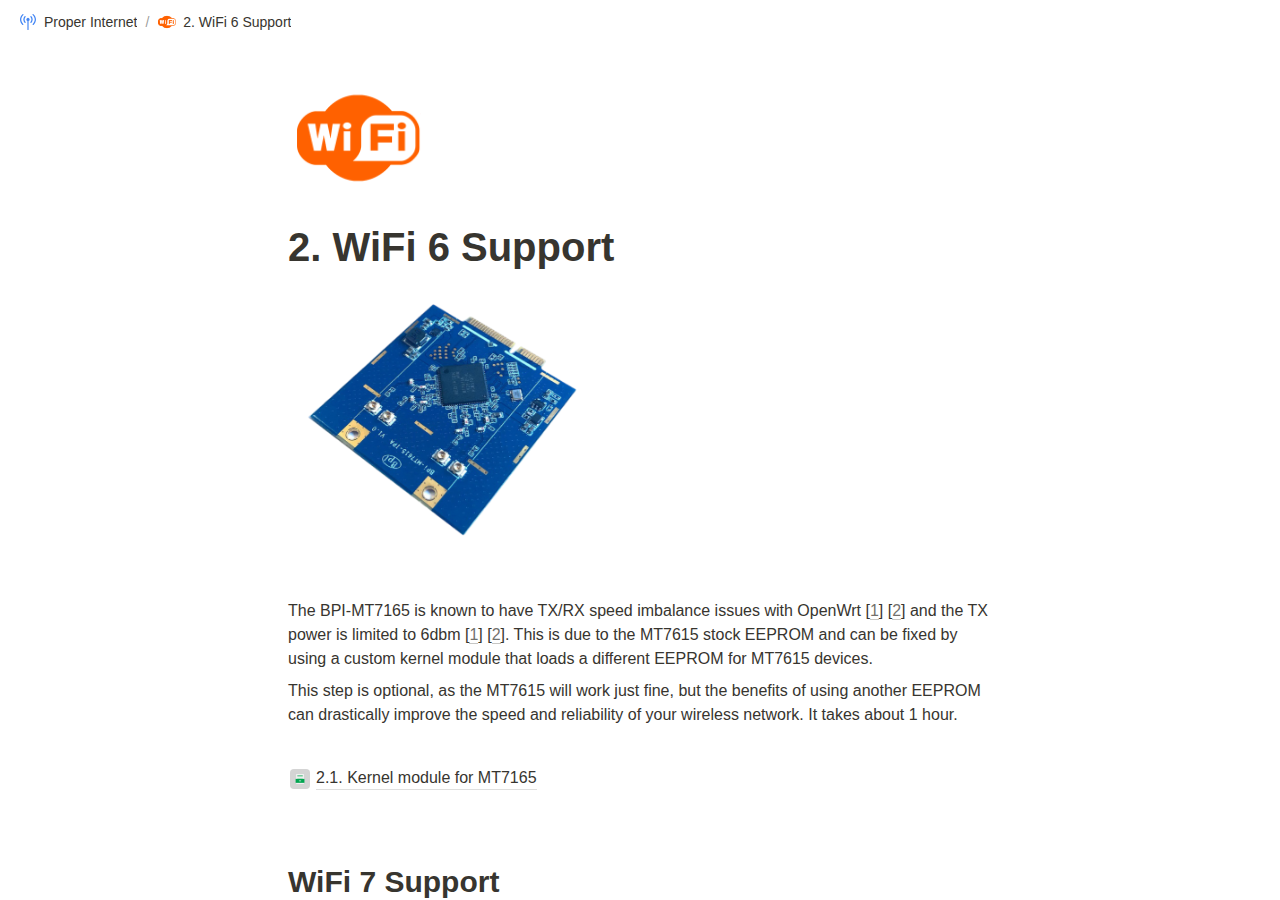
<file: 2-wifi-6-support.html>
<html class="notion-html" lang="en" style="--full-viewport-height: 441px;"><head lang="en"><meta charset="utf-8"/><meta content="width=device-width,height=device-height,initial-scale=1,maximum-scale=1,user-scalable=no,viewport-fit=cover" name="viewport"/><title>2. WiFi 6 Support</title><noscript><meta content="0;url=https://www.notion.so/disabled-javascript.html" http-equiv="refresh"/></noscript><meta content="en_US" property="og:locale"/><link href="/image/https%3A%2F%2Fprod-files-secure.s3.us-west-2.amazonaws.com%2F6f92bf66-bad6-45d1-9aa9-c9dc757448fb%2F8cbc911b-dff1-4ffb-b3c2-80f1478d13e6%2FCITYPNG.COMWifi_Wi-Fi_Hotspot_Wireless_Orange_Logo_Sign_FREE_PNG_-_1500x1500.png?table=block&amp;id=1463b3f5-9a6a-807f-b994-d6f413dffab1&amp;spaceId=6f92bf66-bad6-45d1-9aa9-c9dc757448fb&amp;favicon=true&amp;userId=&amp;cache=v2" rel="shortcut icon" type="image/x-icon"/><link href="/images/logo-ios.png" rel="apple-touch-icon"/><meta content="yes" name="mobile-web-app-capable"/><meta content="telephone=no" name="format-detection"/><meta content="no" name="msapplication-tap-highlight"/><link href="assets/4e8dd02ae0f74049b708c079bcd1feb979cff37d.css" media="print" rel="stylesheet"/><style>body{background:#fff}body.dark{background:#191919}@keyframes startup-shimmer-animation{0%{transform:translateX(-100%) translateZ(0)}100%{transform:translateX(100%) translateZ(0)}}@keyframes startup-shimmer-fade-in{0%{opacity:0}100%{opacity:1}}@keyframes startup-spinner-rotate{0%{transform:rotate(0) translateZ(0)}100%{transform:rotate(360deg) translateZ(0)}}#initial-loading-spinner{position:fixed;height:100vh;width:100vw;z-index:-1;display:none;align-items:center;justify-content:center;opacity:.5}#initial-loading-spinner svg{height:24px;width:24px;animation:startup-spinner-rotate 1s linear infinite;transform-origin:center center;pointer-events:none}#skeleton{background:#fff;position:fixed;height:100vh;width:100vw;z-index:-1;display:none;overflow:hidden}#initial-loading-spinner.show,#skeleton.show{display:flex}body.dark #skeleton{background:#191919}.notion-front-page #skeleton,.notion-mobile #skeleton{display:none}#skeleton-sidebar{background-color:#f7f7f5;box-shadow:inset -1px 0 0 0 rgba(0,0,0,.025);display:flex;width:240px;flex-direction:column;padding:12px 14px;overflow:hidden}body.dark #skeleton-sidebar{background-color:#202020;box-shadow:inset -1px 0 0 0 rgba(255,255,255,.05)}#skeleton.isElectron #skeleton-sidebar{padding-top:46px}#skeleton .row{display:flex;margin-bottom:11px;align-items:center}#skeleton .row.fadein{animation:1s ease-in 0s 1 normal both running startup-shimmer-fade-in}#skeleton .chevron{width:12px;height:12px;display:block;margin-right:4px;fill:rgba(227,226,224,.5)}body.dark #skeleton .chevron{fill:#2f2f2f}.startup-shimmer{background:rgba(227,226,224,.5);overflow:hidden;position:relative}body.dark .startup-shimmer{background:#2f2f2f}.startup-shimmer::before{content:"";position:absolute;height:100%;width:100%;z-index:1;animation:1s linear infinite startup-shimmer-animation;background:linear-gradient(90deg,rgba(0,0,0,0) 0,rgba(0,0,0,.03) 50%,rgba(0,0,0,0) 100%)}body.dark .startup-shimmer::before{background:linear-gradient(90deg,transparent 0,rgba(86,86,86,.1) 50%,transparent 100%)}#skeleton .icon{width:20px;height:20px;border-radius:4px}#skeleton .text{height:10px;border-radius:10px}#skeleton .draggable{-webkit-app-region:drag;position:absolute;top:0;left:0;width:100%;height:36px;display:none}#skeleton.isElectron .draggable{display:block}</style><link href="assets/0c65dea1a6e19a8f9f38461fa644c43a0fd8f3c5.css" rel="stylesheet"/><link href="assets/injection.css" rel="stylesheet"/><style>
		
		
		.assistant-grouped-edit-chat-container .assistant-grouped-edit-insert {
			background: initial !important;
			border-bottom: initial !important;
			color: rgba(55, 53, 47, 1) !important;
		}

		.assistant-grouped-edit-chat-container .assistant-grouped-edit-remove {
			background: initial !important;
			border-bottom: initial !important;
			color: rgba(199, 198, 196, 1) !important;
		}
	
	</style></head><body class="notion-body"><style id="scroll-properties"></style><div id="notion-app"><div class="notion-app-inner notion-light-theme" style='color: rgb(55, 53, 47); fill: currentcolor; line-height: 1.5; font-family: ui-sans-serif, -apple-system, BlinkMacSystemFont, "Segoe UI Variable Display", "Segoe UI", Helvetica, "Apple Color Emoji", Arial, sans-serif, "Segoe UI Emoji", "Segoe UI Symbol"; -webkit-font-smoothing: auto; background-color: white; transition: height 0.1s;'><div style="height: 100%;"><div class="notion-cursor-listener" style="width: 100vw; height: 100%; position: relative; display: flex; flex: 1 1 0%; background: white; cursor: text;"><div class="" style="order: 3; display: flex; flex-direction: column; width: 100%; overflow: hidden; isolation: auto;"><header style="background: white; max-width: 100vw; z-index: 100; user-select: none;"><div class="notion-topbar" style="width: calc(100% + 0px); max-width: 100vw; height: 44px; opacity: 1; transition: opacity 700ms, color 700ms; position: relative; left: 0px;"><div style="display: flex; justify-content: space-between; align-items: center; overflow: hidden; height: 44px; padding-left: 12px; padding-right: 10px;"><div class="notranslate shadow-cursor-breadcrumb" style="display: flex; align-items: center; line-height: 1.2; font-size: 14px; height: 100%; flex-grow: 0; margin-right: 8px; min-width: 0px;"><div class="notion-selectable notion-page-block" data-block-id="1463b3f5-9a6a-8049-966d-d1e89fc5f3c4" style="display: flex; align-items: center; min-width: 0px;"><a href="/" rel="noopener noreferrer" role="link" style="display: flex; color: rgb(55, 53, 47); text-decoration: none; user-select: none; transition: background 20ms ease-in; cursor: pointer; align-items: center; flex-shrink: 1; white-space: nowrap; height: 24px; border-radius: 6px; font-size: inherit; line-height: 1.2; min-width: 0px; padding: 2px 6px;"><div style="display: flex; align-items: center; min-width: 0px;"><div class="notion-record-icon notranslate" style="display: flex; align-items: center; justify-content: center; height: 20px; width: 20px; border-radius: 0.25em; flex-shrink: 0; margin-right: 6px; font-weight: 500;"><div><div class="" style="width: 100%; height: 100%;"><img referrerpolicy="same-origin" src="assets/05831f878a2ededcd9290018c2b9cbf820a8adf8.svg" style="display: block; object-fit: fill; border-radius: 4px; width: 17.76px; height: 17.76px; transition: opacity 100ms ease-out; padding: 1px;"/></div></div></div><div class="notranslate" style="white-space: nowrap; overflow: hidden; text-overflow: ellipsis; max-width: 160px;">Proper Internet</div></div></a></div><span style="margin-left: 2px; margin-right: 2px; color: rgba(55, 53, 47, 0.5);">/</span><div role="button" style="user-select: none; transition: background 20ms ease-in; cursor: pointer; display: inline-flex; align-items: center; flex-shrink: 1; white-space: nowrap; height: 24px; border-radius: 6px; font-size: 14px; line-height: 1.2; min-width: 0px; padding-left: 6px; padding-right: 6px; color: rgb(55, 53, 47);" tabindex="0"><div class="notion-record-icon notranslate" style="display: flex; align-items: center; justify-content: center; height: 20px; width: 20px; border-radius: 0.25em; flex-shrink: 0; margin-right: 6px;"><div><div class="" style="width: 100%; height: 100%;"><img referrerpolicy="same-origin" src="assets/28a1047d7c9d40cc8b67e76291aa10408a1be1e8.png" style="display: block; object-fit: cover; border-radius: 4px; width: 17.76px; height: 17.76px; transition: opacity 100ms ease-out;"/></div></div></div><div class="notranslate" style="white-space: nowrap; overflow: hidden; text-overflow: ellipsis; max-width: 240px;">2. WiFi 6 Support</div></div></div><div style="flex-grow: 1; flex-shrink: 1;"></div><div style="display: flex; justify-content: space-between; padding-left: 10px;"><div aria-disabled="true" aria-label="Close panel" class="notion-close-sidebar" role="button" style="user-select: none; transition-behavior: normal; transition-duration: 200ms; transition-timing-function: ease; transition-property: opacity; cursor: default; opacity: 0; display: inline-flex; align-items: center; justify-content: center; flex-shrink: 0; border-radius: 6px; height: 24px; width: 24px; padding: 0px; position: relative; margin-left: 10px; fill: rgba(55, 53, 47, 0.45);" tabindex="-1"><svg class="doubleChevronRight" role="graphics-symbol" style="width: 16px; height: 16px; display: block; fill: inherit; flex-shrink: 0;" viewBox="0 0 16 16"><path d="M2.25781 14.1211C2.47656 14.1211 2.66797 14.0391 2.81836 13.8887L8.14355 8.67969C8.32812 8.49512 8.41699 8.29688 8.41699 8.06445C8.41699 7.8252 8.32812 7.62012 8.14355 7.44922L2.81836 2.24023C2.66797 2.08984 2.4834 2.00781 2.25781 2.00781C1.81348 2.00781 1.46484 2.35645 1.46484 2.80078C1.46484 3.0127 1.55371 3.21777 1.7041 3.375L6.50977 8.05762L1.7041 12.7539C1.55371 12.9043 1.46484 13.1094 1.46484 13.3281C1.46484 13.7725 1.81348 14.1211 2.25781 14.1211ZM8.36914 14.1211C8.58789 14.1211 8.77246 14.0391 8.92285 13.8887L14.2549 8.67969C14.4395 8.49512 14.5283 8.29688 14.5283 8.06445C14.5283 7.8252 14.4326 7.62012 14.2549 7.44922L8.92285 2.24023C8.77246 2.08984 8.58789 2.00781 8.36914 2.00781C7.9248 2.00781 7.56934 2.35645 7.56934 2.80078C7.56934 3.0127 7.66504 3.21777 7.81543 3.375L12.6211 8.05762L7.81543 12.7539C7.66504 12.9043 7.56934 13.1094 7.56934 13.3281C7.56934 13.7725 7.9248 14.1211 8.36914 14.1211Z"></path></svg></div><div style="display: flex;"><div role="button" style="user-select: none; transition: background 20ms ease-in; cursor: pointer; display: inline-flex; align-items: center; flex-shrink: 0; white-space: nowrap; height: 28px; border-radius: 6px; font-size: 14px; line-height: 1.2; min-width: 0px; padding-left: 8px; padding-right: 8px; color: rgb(55, 53, 47);" tabindex="0"><svg class="search" role="graphics-symbol" style="width: 14px; height: 14px; display: block; fill: inherit; flex-shrink: 0;" viewBox="0 0 16 16"><path d="M.281 6.438c0-.875.164-1.696.492-2.461a6.484 6.484 0 011.375-2.032A6.237 6.237 0 016.64.078 6.2 6.2 0 019.11.57c.77.328 1.447.787 2.03 1.375a6.374 6.374 0 011.368 2.032c.333.765.5 1.586.5 2.46 0 .688-.107 1.342-.32 1.961a6.28 6.28 0 01-.868 1.696l3.563 3.578c.11.104.19.226.242.367.057.14.086.29.086.445 0 .22-.05.417-.149.594a1.122 1.122 0 01-1 .57c-.156 0-.307-.028-.453-.086a1.058 1.058 0 01-.382-.25l-3.586-3.585c-.5.333-1.047.596-1.641.789a6.089 6.089 0 01-1.86.28 6.237 6.237 0 01-2.468-.491 6.4 6.4 0 01-2.024-1.367A6.509 6.509 0 01.773 8.913a6.256 6.256 0 01-.492-2.476zm1.664 0c0 .65.12 1.26.36 1.828a4.775 4.775 0 001.015 1.5c.433.427.933.763 1.5 1.007a4.548 4.548 0 001.82.368c.652 0 1.261-.123 1.829-.368a4.747 4.747 0 002.508-2.507 4.567 4.567 0 00.367-1.829c0-.645-.123-1.252-.367-1.82a4.776 4.776 0 00-1.016-1.5A4.578 4.578 0 008.469 2.11a4.567 4.567 0 00-1.828-.367c-.646 0-1.253.123-1.82.367a4.667 4.667 0 00-1.5 1.008c-.433.432-.772.932-1.016 1.5a4.633 4.633 0 00-.36 1.82z"></path></svg></div><div role="button" style="user-select: none; transition: background 20ms ease-in; cursor: pointer; display: inline-flex; align-items: center; flex-shrink: 0; white-space: nowrap; height: 28px; border-radius: 6px; font-size: 14px; line-height: 1.2; min-width: 0px; padding-left: 8px; padding-right: 8px; color: rgb(55, 53, 47);" tabindex="0"><svg class="duplicate" role="graphics-symbol" style="width: 15px; height: 15px; display: block; fill: inherit; flex-shrink: 0;" viewBox="0 0 16 16"><path d="M2.83887 12.1523H4.00098V13.1846C4.00098 14.6406 4.75977 15.3994 6.24316 15.3994H13.1611C14.6377 15.3994 15.4033 14.6406 15.4033 13.1846V6.21191C15.4033 4.75586 14.6377 3.99707 13.1611 3.99707H11.999V2.96484C11.999 1.50879 11.2334 0.75 9.75684 0.75H2.83887C1.3623 0.75 0.59668 1.50195 0.59668 2.96484V9.93066C0.59668 11.3936 1.3623 12.1523 2.83887 12.1523ZM2.9209 10.8125C2.28516 10.8125 1.93652 10.4844 1.93652 9.82129V3.08105C1.93652 2.41797 2.28516 2.08301 2.9209 2.08301H9.68164C10.3105 2.08301 10.666 2.41797 10.666 3.08105V3.99707H6.24316C4.75977 3.99707 4.00098 4.75586 4.00098 6.21191V10.8125H2.9209ZM6.31836 14.0596C5.68262 14.0596 5.34082 13.7314 5.34082 13.0684V6.32812C5.34082 5.66504 5.68262 5.33691 6.31836 5.33691H13.0791C13.708 5.33691 14.0635 5.66504 14.0635 6.32812V13.0684C14.0635 13.7314 13.708 14.0596 13.0791 14.0596H6.31836Z"></path></svg></div><div aria-label="More actions" role="button" style="user-select: none; transition: background 20ms ease-in; cursor: pointer; display: flex; align-items: center; justify-content: center; width: 32px; height: 28px; border-radius: 4px;" tabindex="0"><svg class="ellipsis" role="graphics-symbol" style="width: 18px; height: 18px; display: block; fill: inherit; flex-shrink: 0;" viewBox="0 0 16 16"><path d="M2.887 9.014c.273 0 .52-.064.738-.192.219-.132.394-.307.526-.526.133-.219.199-.46.199-.725 0-.405-.142-.747-.424-1.025a1.41 1.41 0 00-1.04-.417c-.264 0-.505.066-.724.198a1.412 1.412 0 00-.718 1.244c0 .265.064.506.192.725.132.219.307.394.526.526.219.128.46.192.725.192zm5.113 0a1.412 1.412 0 001.244-.718c.132-.219.198-.46.198-.725 0-.405-.14-.747-.423-1.025A1.386 1.386 0 008 6.129c-.264 0-.506.066-.725.198a1.412 1.412 0 00-.718 1.244c0 .265.064.506.192.725.132.219.308.394.526.526.22.128.46.192.725.192zm5.106 0c.265 0 .506-.064.725-.192.219-.132.394-.307.526-.526.133-.219.199-.46.199-.725 0-.405-.142-.747-.424-1.025a1.394 1.394 0 00-1.026-.417 1.474 1.474 0 00-1.265.718c-.127.218-.19.46-.19.724 0 .265.063.506.19.725.133.219.308.394.527.526.223.128.47.192.738.192z"></path></svg></div><div role="button" style="user-select: none; transition: background 20ms ease-in; cursor: pointer; display: inline-flex; align-items: center; justify-content: center; white-space: nowrap; border-radius: 6px; height: 32px; padding: 0px 10px; font-size: 14px; line-height: 1.2; border: 1px solid rgba(55, 53, 47, 0.16); margin-left: 8px;" tabindex="0">Made with<svg class="notionLogo" role="graphics-symbol" style="width: 14px; height: 14px; display: block; fill: inherit; flex-shrink: 0; margin-left: 6px;" viewBox="0 0 120 126"><path d="M 20.6927 21.9315C 24.5836 25.0924 26.0432 24.8512 33.3492 24.3638L 102.228 20.2279C 103.689 20.2279 102.474 18.7705 101.987 18.5283L 90.5477 10.2586C 88.3558 8.55699 85.4356 6.60818 79.8387 7.09563L 13.1433 11.9602C 10.711 12.2014 10.2251 13.4175 11.1939 14.3924L 20.6927 21.9315ZM 24.8281 37.9835L 24.8281 110.456C 24.8281 114.351 26.7745 115.808 31.1553 115.567L 106.853 111.187C 111.236 110.946 111.724 108.267 111.724 105.103L 111.724 33.1169C 111.724 29.958 110.509 28.2544 107.826 28.4976L 28.721 33.1169C 25.8018 33.3622 24.8281 34.8225 24.8281 37.9835ZM 99.5567 41.8711C 100.042 44.0622 99.5567 46.2512 97.3618 46.4974L 93.7143 47.2241L 93.7143 100.728C 90.5477 102.43 87.6275 103.403 85.1942 103.403C 81.2983 103.403 80.3226 102.186 77.4044 98.54L 53.5471 61.087L 53.5471 97.3239L 61.0964 99.0275C 61.0964 99.0275 61.0964 103.403 55.0057 103.403L 38.2148 104.377C 37.727 103.403 38.2148 100.973 39.9179 100.486L 44.2996 99.2717L 44.2996 51.36L 38.2158 50.8725C 37.728 48.6815 38.9431 45.5225 42.3532 45.2773L 60.3661 44.0631L 85.1942 82.0036L 85.1942 48.4402L 78.864 47.7136C 78.3781 45.0351 80.3226 43.0902 82.7569 42.849L 99.5567 41.8711ZM 7.5434 5.39404L 76.9175 0.285276C 85.4366 -0.445402 87.6285 0.0440428 92.983 3.93368L 115.128 19.4982C 118.782 22.1747 120 22.9034 120 25.8211L 120 111.187C 120 116.537 118.051 119.701 111.237 120.185L 30.6734 125.05C 25.5584 125.294 23.124 124.565 20.4453 121.158L 4.13735 99.9994C 1.21516 96.1048 0 93.191 0 89.7819L 0 13.903C 0 9.5279 1.94945 5.8785 7.5434 5.39404Z"></path></svg></div></div></div></div></div><div style="width: calc(100% + 0px); user-select: none;"></div></header><main class="notion-frame" style="flex-grow: 0; flex-shrink: 1; display: flex; flex-direction: column; background: white; z-index: 1; height: calc(-44px + 100vh); max-height: 100%; position: relative; width: 780px; transform: translateX(0px); transition-duration: 200ms; transition-timing-function: ease; transition-property: width, transform;"><div style="display: contents;"><div class="notion-scroller vertical" style="z-index: 1; display: flex; flex-direction: column; flex-grow: 1; position: relative; align-items: center; margin-right: 0px; margin-bottom: 0px; overflow: hidden auto;"><div class="sticky-portal-target" data-sticky-stack-name="default" style="position: sticky; z-index: 999; width: 100%; top: 0px; left: 0px; height: 0px; flex: 0 1 0%;"></div><div style="position: absolute; top: 0px; left: 0px; z-index: 99;"><div class="notion-selectable-hover-menu-item"></div></div><div aria-disabled="true" aria-label="Start typing to edit text" aria-multiline="true" class="whenContentEditable" data-content-editable-root="true" role="textbox" style="caret-color: rgb(55, 53, 47); width: 100%; display: flex; flex-direction: column; position: relative; align-items: center; flex-grow: 1; --whenContentEditable--WebkitUserModify: read-write-plaintext-only;"><span data-content-editable-root-tiny-selection-trap="true" style="height: 1px; width: 1px; caret-color: transparent; margin-top: -1px;"></span><div class="layout" style="padding-bottom: 30vh; transform: translateX(0px); transition-duration: 200ms; transition-timing-function: ease; transition-property: transform;"><div class="pseudoSelection" contenteditable="false" data-content-editable-void="true" style="user-select: none; --pseudoSelection--background: transparent; display: contents;"></div><div class="layout-full" style="isolation: isolate;"><div class="pseudoSelection" contenteditable="false" data-content-editable-void="true" style="user-select: none; --pseudoSelection--background: transparent; width: 100%; display: flex; flex-direction: column; align-items: center; flex-shrink: 0; flex-grow: 0; z-index: 2; transform: translateX(0px); transition-duration: 200ms; transition-timing-function: ease; transition-property: transform;"></div></div><div class="layout-content" style="margin-bottom: 0px; padding-bottom: 0px;"><div style="width: 100%; display: flex; flex-direction: column; align-items: center; flex-shrink: 0; flex-grow: 0;"><div style="max-width: 100%; padding-left: calc(0px + env(safe-area-inset-left)); width: 100%;"><div class="pseudoSelection" contenteditable="false" data-content-editable-void="true" style="user-select: none; --pseudoSelection--background: transparent; pointer-events: none;"><div style="display: flow-root; pointer-events: auto;"><div class="notion-record-icon notranslate" style="display: flex; align-items: center; justify-content: center; height: 140px; width: 140px; border-radius: 0.25em; flex-shrink: 0; position: relative; z-index: 1; margin-left: 3px; margin-bottom: 0px; margin-top: 96px; pointer-events: auto;"><div><div class="" style="width: 100%; height: 100%;"><img alt="Page icon" referrerpolicy="same-origin" src="assets/0011afe16288c37d3ce5015b8c5705a6c563a147.png" style="display: block; object-fit: cover; border-radius: 4px; width: 124.32px; height: 124.32px; transition: opacity 100ms ease-out;"/></div></div></div></div><div><div class="notion-page-controls" style='display: flex; justify-content: flex-start; flex-wrap: wrap; padding-top: 8px; padding-bottom: 4px; margin-left: -1px; color: rgba(55, 53, 47, 0.5); font-family: ui-sans-serif, -apple-system, BlinkMacSystemFont, "Segoe UI Variable Display", "Segoe UI", Helvetica, "Apple Color Emoji", Arial, sans-serif, "Segoe UI Emoji", "Segoe UI Symbol"; pointer-events: auto;'></div></div></div><div style="padding-right: calc(0px + env(safe-area-inset-right));"><div><div class="notion-selectable notion-page-block" data-block-id="1463b3f5-9a6a-807f-b994-d6f413dffab1" style='color: rgb(55, 53, 47); font-weight: 700; line-height: 1.2; font-size: 40px; font-family: ui-sans-serif, -apple-system, BlinkMacSystemFont, "Segoe UI Variable Display", "Segoe UI", Helvetica, "Apple Color Emoji", Arial, sans-serif, "Segoe UI Emoji", "Segoe UI Symbol"; cursor: text; display: flex; align-items: center;'><h1 contenteditable="false" data-content-editable-leaf="true" placeholder="New page" spellcheck="true" style="max-width: 100%; width: 100%; white-space: pre-wrap; word-break: break-word; caret-color: rgb(55, 53, 47); padding-top: 3px; padding-left: 2px; padding-right: 2px; font-size: 1em; font-weight: inherit; margin: 0px;">2. WiFi 6 Support</h1></div><div style="margin-left: 4px;"></div></div></div></div></div></div><div class="layout-content" style="min-height: 170px; padding-top: 5px;"><div class="notion-page-content" style="flex-shrink: 0; flex-grow: 1; max-width: 100%; display: flex; align-items: flex-start; flex-direction: column; font-size: 16px; line-height: 1.5; width: 100%; z-index: 4; padding: 8px 0px 0px;"><div class="notion-selectable notion-image-block" data-block-id="1483b3f5-9a6a-80c5-8d8a-c7f3d618d92d" style="width: 336px; max-width: 780px; align-self: flex-start; margin-top: 4px; margin-bottom: 4px;"><div><div contenteditable="false" data-content-editable-void="true"><div aria-labelledby=":r4:" role="figure"><div style="display: flex; width: fit-content;"><div class="notion-cursor-default" style="position: relative; overflow: hidden; flex-grow: 1;"><div style="position: relative;"><div><div class="" style="width: 100%; height: 100%;"><img alt="" loading="lazy" referrerpolicy="same-origin" src="assets/49e57501eedfa712c9885225a86c1483d907b928.png" style="display: block; object-fit: cover; border-radius: 2px; height: 271.04px; pointer-events: auto; width: 100%; max-height: 271.04px;"/></div></div></div><div style='position: absolute; top: 4px; right: 4px; border-radius: 4px; color: white; fill: white; font-size: 11.5px; background: rgba(0, 0, 0, 0.6); display: flex; white-space: nowrap; align-items: center; height: 26px; max-width: calc(100% - 16px); overflow: hidden; pointer-events: none; opacity: 0; transition: opacity 200ms ease-in-out; font-family: ui-sans-serif, -apple-system, BlinkMacSystemFont, "Segoe UI Variable Display", "Segoe UI", Helvetica, "Apple Color Emoji", Arial, sans-serif, "Segoe UI Emoji", "Segoe UI Symbol"; z-index: 2;'><div role="button" style="user-select: none; transition: opacity 200ms ease-in; cursor: pointer; display: flex; align-items: center; justify-content: center; flex-shrink: 0; width: 26px; height: 26px; fill: rgba(55, 53, 47, 0.45);" tabindex="0"><svg class="ellipsis" role="graphics-symbol" style="width: 16px; height: 16px; display: block; fill: white; flex-shrink: 0;" viewBox="0 0 16 16"><path d="M2.887 9.014c.273 0 .52-.064.738-.192.219-.132.394-.307.526-.526.133-.219.199-.46.199-.725 0-.405-.142-.747-.424-1.025a1.41 1.41 0 00-1.04-.417c-.264 0-.505.066-.724.198a1.412 1.412 0 00-.718 1.244c0 .265.064.506.192.725.132.219.307.394.526.526.219.128.46.192.725.192zm5.113 0a1.412 1.412 0 001.244-.718c.132-.219.198-.46.198-.725 0-.405-.14-.747-.423-1.025A1.386 1.386 0 008 6.129c-.264 0-.506.066-.725.198a1.412 1.412 0 00-.718 1.244c0 .265.064.506.192.725.132.219.308.394.526.526.22.128.46.192.725.192zm5.106 0c.265 0 .506-.064.725-.192.219-.132.394-.307.526-.526.133-.219.199-.46.199-.725 0-.405-.142-.747-.424-1.025a1.394 1.394 0 00-1.026-.417 1.474 1.474 0 00-1.265.718c-.127.218-.19.46-.19.724 0 .265.063.506.19.725.133.219.308.394.527.526.223.128.47.192.738.192z"></path></svg></div></div><div style="left: 0px; top: 0px; width: 100%; height: 100%; background: rgba(0, 0, 0, 0.3); pointer-events: none; opacity: 0; position: absolute; transition: opacity 100ms ease-in-out;"></div><div style="left: 0px; bottom: 0px; width: 100%; height: 88px; background: linear-gradient(360deg, rgba(0, 0, 0, 0.6) 0%, rgba(0, 0, 0, 0.18) 50%, rgba(0, 0, 0, 0.09) 65%, rgba(0, 0, 0, 0.043) 75%, rgba(0, 0, 0, 0.024) 82.85%, rgba(0, 0, 0, 0.01) 88%, rgba(0, 0, 0, 0) 100%); pointer-events: none; opacity: 0; transition: opacity 200ms ease-in-out; position: absolute;"><div style="display: flex; flex-direction: row; justify-content: start; align-items: center; position: absolute; opacity: 0; left: 12px; bottom: 8px; cursor: pointer; pointer-events: auto;"><a rel="noopener noreferrer" style="display: block; color: inherit; text-decoration: none; user-select: none; cursor: pointer;" target="_blank"><div style="display: flex; flex-direction: row; align-items: center; height: 24px;"><div style="padding-right: 4px;"><svg class="alias" role="graphics-symbol" style="width: 14px; height: 14px; display: block; fill: white; flex-shrink: 0;" viewBox="0 0 16 16"><path d="M13.1475 10.5869V3.72363C13.1475 3.25195 12.833 2.93066 12.3477 2.93066H5.48438C5.02637 2.93066 4.70508 3.27246 4.70508 3.67578C4.70508 4.07227 5.05371 4.40039 5.46387 4.40039H7.89746L10.8438 4.30469L9.59961 5.39844L3.08496 11.9199C2.92773 12.0771 2.8457 12.2686 2.8457 12.46C2.8457 12.8564 3.20801 13.2256 3.61816 13.2256C3.80957 13.2256 3.99414 13.1504 4.15137 12.9932L10.6729 6.47168L11.7803 5.22754L11.6641 8.05762V10.6074C11.6641 11.0176 11.9922 11.373 12.4023 11.373C12.8057 11.373 13.1475 11.0312 13.1475 10.5869Z"></path></svg></div><div style='font-style: normal; font-weight: 500; font-size: 12px; letter-spacing: -0.154px; line-height: 143%; font-feature-settings: "case"; text-overflow: ellipsis; color: white; max-width: 256px; padding-right: 4px; overflow: hidden; white-space: nowrap;'></div></div></a></div></div><div style="position: absolute; bottom: 8px; right: 8px; background: rgba(0, 0, 0, 0.6); border-radius: 4px; opacity: 0; transition: opacity 200ms ease-in-out; overflow: hidden;"><div aria-disabled="true" aria-label="Click to view alt text" class="altTextBlockButton" role="button" style="user-select: none; transition: background 20ms ease-in; cursor: default; padding: 4px 6px; font-size: 12px; font-weight: 500; letter-spacing: 0.2px; color: white;" tabindex="-1">ALT</div></div></div><div style="position: relative; left: 0px;"></div></div></div></div></div></div><div class="notion-selectable notion-text-block" data-block-id="1473b3f5-9a6a-803e-9ae9-d74766a9223b" style="width: 100%; max-width: 588px; margin-top: 1px; margin-bottom: 1px;"><div style="color: inherit; fill: inherit;"><div style="display: flex;"><div contenteditable="false" data-content-editable-leaf="true" placeholder=" " spellcheck="true" style="max-width: 100%; width: 100%; white-space: pre-wrap; word-break: break-word; caret-color: rgb(55, 53, 47); padding: 3px 2px; min-height: 1em; color: rgb(55, 53, 47); -webkit-text-fill-color: rgba(55, 53, 47, 0.5);"></div><div style="position: relative; left: 0px;"></div></div></div></div><div class="notion-selectable notion-text-block" data-block-id="1473b3f5-9a6a-80d8-9717-e525d526575a" style="width: 100%; max-width: 588px; margin-top: 1px; margin-bottom: 1px;"><div style="color: inherit; fill: inherit;"><div style="display: flex;"><div contenteditable="false" data-content-editable-leaf="true" placeholder=" " spellcheck="true" style="max-width: 100%; width: 100%; white-space: pre-wrap; word-break: break-word; caret-color: rgb(55, 53, 47); padding: 3px 2px;">The BPI-MT7165 is known to have TX/RX speed imbalance issues with OpenWrt [<a class="notion-link-token notion-focusable-token notion-enable-hover" data-token-index="1" href="https://github.com/openwrt/mt76/issues/804" rel="noopener noreferrer" style="cursor:pointer;color:inherit;word-wrap:break-word;text-decoration:inherit" tabindex="0" target="_blank"><span class="link-annotation-1473b3f5-9a6a-80d8-9717-e525d526575a--1581169754" style="border-bottom:0.05em solid;border-color:rgba(55,53,47,.4);opacity:0.7">1</span></a>] [<a class="notion-link-token notion-focusable-token notion-enable-hover" data-token-index="3" href="https://github.com/openwrt/mt76/issues/642" rel="noopener noreferrer" style="cursor:pointer;color:inherit;word-wrap:break-word;text-decoration:inherit" tabindex="0" target="_blank"><span class="link-annotation-1473b3f5-9a6a-80d8-9717-e525d526575a--1581171554" style="border-bottom:0.05em solid;border-color:rgba(55,53,47,.4);opacity:0.7">2</span></a>] and the TX power is limited to 6dbm [<a class="notion-link-token notion-focusable-token notion-enable-hover" data-token-index="5" href="https://forum.banana-pi.org/t/mt7615e-txpower-stacks-at-6-db/16531" rel="noopener noreferrer" style="cursor:pointer;color:inherit;word-wrap:break-word;text-decoration:inherit" tabindex="0" target="_blank"><span class="link-annotation-1473b3f5-9a6a-80d8-9717-e525d526575a--2198599" style="border-bottom:0.05em solid;border-color:rgba(55,53,47,.4);opacity:0.7">1</span></a>] [<a class="notion-link-token notion-focusable-token notion-enable-hover" data-token-index="7" href="https://github.com/openwrt/mt76/issues/574" rel="noopener noreferrer" style="cursor:pointer;color:inherit;word-wrap:break-word;text-decoration:inherit" tabindex="0" target="_blank"><span class="link-annotation-1473b3f5-9a6a-80d8-9717-e525d526575a--1581172420" style="border-bottom:0.05em solid;border-color:rgba(55,53,47,.4);opacity:0.7">2</span></a>]. This is due to the MT7615 stock EEPROM and can be fixed by using a custom kernel module that loads a different EEPROM for MT7615 devices.</div><div style="position: relative; left: 0px;"></div></div></div></div><div class="notion-selectable notion-text-block" data-block-id="1473b3f5-9a6a-8029-89c9-fa81b5163216" style="width: 100%; max-width: 588px; margin-top: 1px; margin-bottom: 1px;"><div style="color: inherit; fill: inherit;"><div style="display: flex;"><div contenteditable="false" data-content-editable-leaf="true" placeholder=" " spellcheck="true" style="max-width: 100%; width: 100%; white-space: pre-wrap; word-break: break-word; caret-color: rgb(55, 53, 47); padding: 3px 2px;">This step is optional, as the MT7615 will work just fine, but the benefits of using another EEPROM can drastically improve the speed and reliability of your wireless network. It takes about 1 hour.</div><div style="position: relative; left: 0px;"></div></div></div></div><div class="notion-selectable notion-text-block" data-block-id="1473b3f5-9a6a-8045-900b-fd5fd5b7550e" style="width: 100%; max-width: 588px; margin-top: 1px; margin-bottom: 1px;"><div style="color: inherit; fill: inherit;"><div style="display: flex;"><div contenteditable="false" data-content-editable-leaf="true" placeholder=" " spellcheck="true" style="max-width: 100%; width: 100%; white-space: pre-wrap; word-break: break-word; caret-color: rgb(55, 53, 47); padding: 3px 2px; min-height: 1em; color: rgb(55, 53, 47); -webkit-text-fill-color: rgba(55, 53, 47, 0.5);"></div><div style="position: relative; left: 0px;"></div></div></div></div><div class="notion-selectable notion-page-block" data-block-id="1473b3f5-9a6a-8010-aee6-d96ee2b2f188" style="width: 100%; max-width: 588px; margin-top: 1px; margin-bottom: 1px;"><div class="pseudoSelection" contenteditable="false" data-content-editable-void="true" style="user-select: none; --pseudoSelection--background: transparent;"><a href="2-1-kernel-module-for-mt7165.html" rel="noopener noreferrer" role="link" style="display: block; color: inherit; text-decoration: none; user-select: none; transition: background 20ms ease-in; cursor: pointer; border-radius: 4px; fill: inherit;"><div style="display: flex; align-items: center; width: 100%;"><div style="flex: 1 1 0px; min-width: 1px; padding-top: 3px; padding-bottom: 3px; padding-left: 2px;"><div style="display: flex; align-items: center;"><div style="position: relative; width: 24px; height: 24px; margin-right: 4px;"><div class="notion-record-icon notranslate" style="display: flex; align-items: center; justify-content: center; height: 100%; width: 100%; border-radius: 0.25em; flex-shrink: 0;"><div><div class="" style="width: 100%; height: 100%;"><img referrerpolicy="same-origin" src="assets/d261e605017f04effa67ba023a93dfa7a5fceb47.png" style="display: block; object-fit: cover; border-radius: 4px; width: 19.536px; height: 19.536px; transition: opacity 100ms ease-out;"/></div></div></div></div><span class="" style="overflow: auto;"><div class="notranslate" style="white-space: nowrap; overflow: hidden; text-overflow: ellipsis; font-weight: 500; line-height: 1.3; border-bottom: 1px solid rgba(55, 53, 47, 0.16);">2.1. Kernel module for MT7165</div></span></div></div><div class="pseudoSelection" contenteditable="false" data-content-editable-void="true" data-text-edit-side="end" style="user-select: none; --pseudoSelection--background: transparent; margin-left: 4px; display: flex; align-items: center; justify-content: center; flex-grow: 0; flex-shrink: 0; min-height: calc(1.5em + 6px);"></div></div></a></div></div><div class="notion-selectable notion-text-block" data-block-id="14d3b3f5-9a6a-80ae-bc22-d7d4087ef0f6" style="width: 100%; max-width: 588px; margin-top: 1px; margin-bottom: 1px;"><div style="color: inherit; fill: inherit;"><div style="display: flex;"><div contenteditable="false" data-content-editable-leaf="true" placeholder=" " spellcheck="true" style="max-width: 100%; width: 100%; white-space: pre-wrap; word-break: break-word; caret-color: rgb(55, 53, 47); padding: 3px 2px; min-height: 1em; color: rgb(55, 53, 47); -webkit-text-fill-color: rgba(55, 53, 47, 0.5);"></div><div style="position: relative; left: 0px;"></div></div></div></div><div class="notion-selectable notion-header-block" data-block-id="14d3b3f5-9a6a-809a-a60f-d7a9ee2e5e92" style="width: 100%; max-width: 588px; margin-top: 2em; margin-bottom: 4px;"><div style="display: flex; width: 100%; color: inherit; fill: inherit;"><h2 contenteditable="false" data-content-editable-leaf="true" placeholder="Heading 1" spellcheck="true" style='max-width: 100%; width: 100%; white-space: pre-wrap; word-break: break-word; caret-color: rgb(55, 53, 47); padding: 3px 2px; font-family: ui-sans-serif, -apple-system, BlinkMacSystemFont, "Segoe UI Variable Display", "Segoe UI", Helvetica, "Apple Color Emoji", Arial, sans-serif, "Segoe UI Emoji", "Segoe UI Symbol"; font-weight: 600; font-size: 1.875em; line-height: 1.3; margin: 0px;'>WiFi 7 Support</h2><div style="position: relative; left: 0px;"></div></div></div><div class="notion-selectable notion-text-block" data-block-id="14d3b3f5-9a6a-802e-bbd3-ffe49a996d33" style="width: 100%; max-width: 588px; margin-top: 1px; margin-bottom: 1px;"><div style="color: inherit; fill: inherit;"><div style="display: flex;"><div contenteditable="false" data-content-editable-leaf="true" placeholder=" " spellcheck="true" style="max-width: 100%; width: 100%; white-space: pre-wrap; word-break: break-word; caret-color: rgb(55, 53, 47); padding: 3px 2px;"><a class="notion-link-mention-token notion-text-mention-token notion-focusable-token notion-enable-hover" contenteditable="false" data-token-index="0" href="https://docs.banana-pi.org/en/BPI-R4/BananaPi_BPI-R4-NIC-BE14" rel="noopener noreferrer" style="color:inherit;text-decoration:inherit;cursor:pointer" tabindex="0" target="_blank"><img src="assets/7180b700f2b0548cb3cd13ce4b7bb882c3e310cd.png" style="width:1.2em;height:1.2em;border-radius:3px;vertical-align:-0.15em;margin-right:0.3em"/><span class=""><span style="color:rgba(55, 53, 47, 0.65);margin-right:0.3em">BananaPi Docs</span><span style="border-bottom:0.05em solid solid rgba(55,53,47,.25);font-weight:500;flex-shrink:0">Banana Pi BPI-R4-NIC-BE14</span></span></a>​</div><div style="position: relative; left: 0px;"></div></div></div></div><div class="notion-selectable notion-text-block" data-block-id="14d3b3f5-9a6a-801d-b8ad-c7b8bb9df609" style="width: 100%; max-width: 588px; margin-top: 1px; margin-bottom: 1px;"><div style="color: inherit; fill: inherit;"><div style="display: flex;"><div contenteditable="false" data-content-editable-leaf="true" placeholder=" " spellcheck="true" style="max-width: 100%; width: 100%; white-space: pre-wrap; word-break: break-word; caret-color: rgb(55, 53, 47); padding: 3px 2px; min-height: 1em; color: rgb(55, 53, 47); -webkit-text-fill-color: rgba(55, 53, 47, 0.5);"></div><div style="position: relative; left: 0px;"></div></div></div></div><div class="notion-selectable notion-image-block" data-block-id="14d3b3f5-9a6a-8054-8fc4-e17b69633249" style="width: 432px; max-width: 780px; align-self: flex-start; margin-top: 4px; margin-bottom: 4px;"><div><div contenteditable="false" data-content-editable-void="true"><div aria-labelledby=":r5:" role="figure"><div style="display: flex; width: fit-content;"><div class="notion-cursor-default" style="position: relative; overflow: hidden; flex-grow: 1;"><div style="position: relative;"><div><div class="" style="width: 100%; height: 100%;"><img alt="" loading="lazy" referrerpolicy="same-origin" src="assets/d16cef00d4250fe36b4f11457f6b2f9674aef2af.png" style="display: block; object-fit: cover; border-radius: 2px; height: 162px; pointer-events: auto; width: 100%; max-height: 162px;"/></div></div></div><div style='position: absolute; top: 4px; right: 4px; border-radius: 4px; color: white; fill: white; font-size: 11.5px; background: rgba(0, 0, 0, 0.6); display: flex; white-space: nowrap; align-items: center; height: 26px; max-width: calc(100% - 16px); overflow: hidden; pointer-events: none; opacity: 0; transition: opacity 200ms ease-in-out; font-family: ui-sans-serif, -apple-system, BlinkMacSystemFont, "Segoe UI Variable Display", "Segoe UI", Helvetica, "Apple Color Emoji", Arial, sans-serif, "Segoe UI Emoji", "Segoe UI Symbol"; z-index: 2;'><div role="button" style="user-select: none; transition: opacity 200ms ease-in; cursor: pointer; display: flex; align-items: center; justify-content: center; flex-shrink: 0; width: 26px; height: 26px; fill: rgba(55, 53, 47, 0.45);" tabindex="0"><svg class="ellipsis" role="graphics-symbol" style="width: 16px; height: 16px; display: block; fill: white; flex-shrink: 0;" viewBox="0 0 16 16"><path d="M2.887 9.014c.273 0 .52-.064.738-.192.219-.132.394-.307.526-.526.133-.219.199-.46.199-.725 0-.405-.142-.747-.424-1.025a1.41 1.41 0 00-1.04-.417c-.264 0-.505.066-.724.198a1.412 1.412 0 00-.718 1.244c0 .265.064.506.192.725.132.219.307.394.526.526.219.128.46.192.725.192zm5.113 0a1.412 1.412 0 001.244-.718c.132-.219.198-.46.198-.725 0-.405-.14-.747-.423-1.025A1.386 1.386 0 008 6.129c-.264 0-.506.066-.725.198a1.412 1.412 0 00-.718 1.244c0 .265.064.506.192.725.132.219.308.394.526.526.22.128.46.192.725.192zm5.106 0c.265 0 .506-.064.725-.192.219-.132.394-.307.526-.526.133-.219.199-.46.199-.725 0-.405-.142-.747-.424-1.025a1.394 1.394 0 00-1.026-.417 1.474 1.474 0 00-1.265.718c-.127.218-.19.46-.19.724 0 .265.063.506.19.725.133.219.308.394.527.526.223.128.47.192.738.192z"></path></svg></div></div><div style="left: 0px; top: 0px; width: 100%; height: 100%; background: rgba(0, 0, 0, 0.3); pointer-events: none; opacity: 0; position: absolute; transition: opacity 100ms ease-in-out;"></div><div style="left: 0px; bottom: 0px; width: 100%; height: 88px; background: linear-gradient(360deg, rgba(0, 0, 0, 0.6) 0%, rgba(0, 0, 0, 0.18) 50%, rgba(0, 0, 0, 0.09) 65%, rgba(0, 0, 0, 0.043) 75%, rgba(0, 0, 0, 0.024) 82.85%, rgba(0, 0, 0, 0.01) 88%, rgba(0, 0, 0, 0) 100%); pointer-events: none; opacity: 0; transition: opacity 200ms ease-in-out; position: absolute;"><div style="display: flex; flex-direction: row; justify-content: start; align-items: center; position: absolute; opacity: 0; left: 12px; bottom: 8px; cursor: pointer; pointer-events: auto;"><a rel="noopener noreferrer" style="display: block; color: inherit; text-decoration: none; user-select: none; cursor: pointer;" target="_blank"><div style="display: flex; flex-direction: row; align-items: center; height: 24px;"><div style="padding-right: 4px;"><svg class="alias" role="graphics-symbol" style="width: 14px; height: 14px; display: block; fill: white; flex-shrink: 0;" viewBox="0 0 16 16"><path d="M13.1475 10.5869V3.72363C13.1475 3.25195 12.833 2.93066 12.3477 2.93066H5.48438C5.02637 2.93066 4.70508 3.27246 4.70508 3.67578C4.70508 4.07227 5.05371 4.40039 5.46387 4.40039H7.89746L10.8438 4.30469L9.59961 5.39844L3.08496 11.9199C2.92773 12.0771 2.8457 12.2686 2.8457 12.46C2.8457 12.8564 3.20801 13.2256 3.61816 13.2256C3.80957 13.2256 3.99414 13.1504 4.15137 12.9932L10.6729 6.47168L11.7803 5.22754L11.6641 8.05762V10.6074C11.6641 11.0176 11.9922 11.373 12.4023 11.373C12.8057 11.373 13.1475 11.0312 13.1475 10.5869Z"></path></svg></div><div style='font-style: normal; font-weight: 500; font-size: 12px; letter-spacing: -0.154px; line-height: 143%; font-feature-settings: "case"; text-overflow: ellipsis; color: white; max-width: 352px; padding-right: 4px; overflow: hidden; white-space: nowrap;'></div></div></a></div></div><div style="position: absolute; bottom: 8px; right: 8px; background: rgba(0, 0, 0, 0.6); border-radius: 4px; opacity: 0; transition: opacity 200ms ease-in-out; overflow: hidden;"><div aria-disabled="true" aria-label="Click to view alt text" class="altTextBlockButton" role="button" style="user-select: none; transition: background 20ms ease-in; cursor: default; padding: 4px 6px; font-size: 12px; font-weight: 500; letter-spacing: 0.2px; color: white;" tabindex="-1">ALT</div></div></div><div style="position: relative; left: 0px;"></div></div></div></div></div></div><div class="notion-selectable notion-text-block" data-block-id="14d3b3f5-9a6a-80ec-91ca-eadf7208568f" style="width: 100%; max-width: 588px; margin-top: 1px; margin-bottom: 1px;"><div style="color: inherit; fill: inherit;"><div style="display: flex;"><div contenteditable="false" data-content-editable-leaf="true" placeholder=" " spellcheck="true" style="max-width: 100%; width: 100%; white-space: pre-wrap; word-break: break-word; caret-color: rgb(55, 53, 47); padding: 3px 2px; min-height: 1em; color: rgb(55, 53, 47); -webkit-text-fill-color: rgba(55, 53, 47, 0.5);"></div><div style="position: relative; left: 0px;"></div></div></div></div><div class="notion-selectable notion-text-block" data-block-id="14d3b3f5-9a6a-8086-a0b9-c9415c291d7c" style="width: 100%; max-width: 588px; margin-top: 1px; margin-bottom: 1px;"><div style="color: inherit; fill: inherit;"><div style="display: flex;"><div contenteditable="false" data-content-editable-leaf="true" placeholder=" " spellcheck="true" style="max-width: 100%; width: 100%; white-space: pre-wrap; word-break: break-word; caret-color: rgb(55, 53, 47); padding: 3px 2px;">The BPI-R4-NIC-BE14 supports WiFi 7 and is apparently working with OpenWrt [<a class="notion-link-token notion-focusable-token notion-enable-hover" data-token-index="1" href="https://forum.banana-pi.org/t/bpi-r4-be14-mainline-openwrt-configuration/18883/1" rel="noopener noreferrer" style="cursor:pointer;color:inherit;word-wrap:break-word;text-decoration:inherit" tabindex="0" target="_blank"><span class="link-annotation-14d3b3f5-9a6a-8086-a0b9-c9415c291d7c-1547479892" style="border-bottom:0.05em solid;border-color:rgba(55,53,47,.4);opacity:0.7">1</span></a>] [<a class="notion-link-token notion-focusable-token notion-enable-hover" data-token-index="3" href="https://forum.banana-pi.org/t/banana-pi-bpi-r4-bpi-be14-wi-fi7-nic-module/17182/263" rel="noopener noreferrer" style="cursor:pointer;color:inherit;word-wrap:break-word;text-decoration:inherit" tabindex="0" target="_blank"><span class="link-annotation-14d3b3f5-9a6a-8086-a0b9-c9415c291d7c--544750236" style="border-bottom:0.05em solid;border-color:rgba(55,53,47,.4);opacity:0.7">2</span></a>] [<a class="notion-link-token notion-focusable-token notion-enable-hover" data-token-index="5" href="https://forum.openwrt.org/t/banana-bpi-r4-wifi7-status/201051/906" rel="noopener noreferrer" style="cursor:pointer;color:inherit;word-wrap:break-word;text-decoration:inherit" tabindex="0" target="_blank"><span class="link-annotation-14d3b3f5-9a6a-8086-a0b9-c9415c291d7c--1350251735" style="border-bottom:0.05em solid;border-color:rgba(55,53,47,.4);opacity:0.7">3</span></a>].</div><div style="position: relative; left: 0px;"></div></div></div></div><div class="notion-selectable notion-text-block" data-block-id="14d3b3f5-9a6a-8010-bbe5-f1b44c5a2f3d" style="width: 100%; max-width: 588px; margin-top: 1px; margin-bottom: 1px;"><div style="color: inherit; fill: inherit;"><div style="display: flex;"><div contenteditable="false" data-content-editable-leaf="true" placeholder=" " spellcheck="true" style="max-width: 100%; width: 100%; white-space: pre-wrap; word-break: break-word; caret-color: rgb(55, 53, 47); padding: 3px 2px;">As soon as I’m able to test it properly I will make sure to update this guide.</div><div style="position: relative; left: 0px;"></div></div></div></div><div class="notion-selectable notion-text-block" data-block-id="14d3b3f5-9a6a-80af-b159-f248d5abfb24" style="width: 100%; max-width: 588px; margin-top: 1px; margin-bottom: 0px;"><div style="color: inherit; fill: inherit;"><div style="display: flex;"><div contenteditable="false" data-content-editable-leaf="true" placeholder=" " spellcheck="true" style="max-width: 100%; width: 100%; white-space: pre-wrap; word-break: break-word; caret-color: rgb(55, 53, 47); padding: 3px 2px; min-height: 1em; color: rgb(55, 53, 47); -webkit-text-fill-color: rgba(55, 53, 47, 0.5);"></div><div style="position: relative; left: 0px;"></div></div></div></div></div></div></div><span data-content-editable-root-tiny-selection-trap="true" style="height: 1px; width: 1px; caret-color: transparent;"></span></div><div class="notion-presence-container" style="position: absolute; top: 0px; left: 0px; z-index: 89;"><div></div></div><div class="sticky-portal-target" data-sticky-stack-name="default" style="position: sticky; z-index: 999; width: 100%; bottom: 0px; left: 0px; flex: 0 1 0%;"></div></div></div></main></div><div aria-hidden="true" aria-label="Side Peek" class="notion-peek-renderer" role="region" style="position: fixed; top: 0px; right: 0px; bottom: 0px; width: 564px; z-index: 109; transform: translateX(564px) translateZ(0px); transition-property: width, transform; transition-duration: 200ms; transition-delay: 0ms; transition-timing-function: ease;"></div></div></div></div></div><script src="assets/injection.js" type="text/javascript"></script><iframe aria-hidden="true" referrerpolicy="no-referrer" sandbox="allow-scripts allow-same-origin" src="https://aif.notion.so/aif-production.html" style="position: absolute; opacity: 0; width: 1px; height: 1px; top: 0; left: 0; border: none; display: block; z-index: -1;" tabindex="-1"></iframe></body></html>
</file>
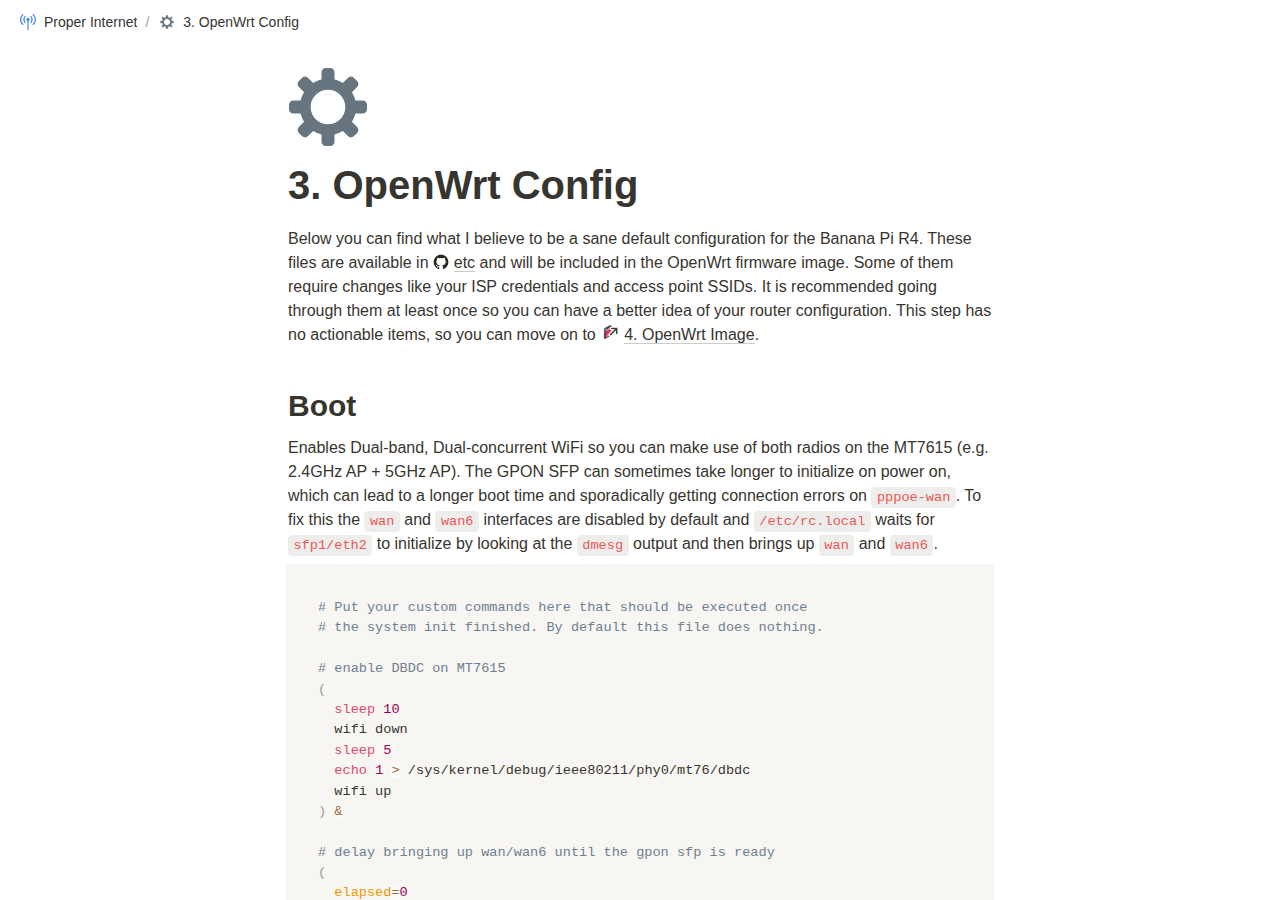
<file: 3-openwrt-config.html>
<html class="notion-html" lang="en" style="--full-viewport-height: 441px;"><head lang="en"><meta charset="utf-8"/><meta content="width=device-width,height=device-height,initial-scale=1,maximum-scale=1,user-scalable=no,viewport-fit=cover" name="viewport"/><title>3. OpenWrt Config</title><noscript><meta content="0;url=https://www.notion.so/disabled-javascript.html" http-equiv="refresh"/></noscript><meta content="en_US" property="og:locale"/><link href="[data-uri]" rel="shortcut icon" type="image/x-icon"/><link href="/images/logo-ios.png" rel="apple-touch-icon"/><meta content="yes" name="mobile-web-app-capable"/><meta content="telephone=no" name="format-detection"/><meta content="no" name="msapplication-tap-highlight"/><link href="assets/4e8dd02ae0f74049b708c079bcd1feb979cff37d.css" media="print" rel="stylesheet"/><style>body{background:#fff}body.dark{background:#191919}@keyframes startup-shimmer-animation{0%{transform:translateX(-100%) translateZ(0)}100%{transform:translateX(100%) translateZ(0)}}@keyframes startup-shimmer-fade-in{0%{opacity:0}100%{opacity:1}}@keyframes startup-spinner-rotate{0%{transform:rotate(0) translateZ(0)}100%{transform:rotate(360deg) translateZ(0)}}#initial-loading-spinner{position:fixed;height:100vh;width:100vw;z-index:-1;display:none;align-items:center;justify-content:center;opacity:.5}#initial-loading-spinner svg{height:24px;width:24px;animation:startup-spinner-rotate 1s linear infinite;transform-origin:center center;pointer-events:none}#skeleton{background:#fff;position:fixed;height:100vh;width:100vw;z-index:-1;display:none;overflow:hidden}#initial-loading-spinner.show,#skeleton.show{display:flex}body.dark #skeleton{background:#191919}.notion-front-page #skeleton,.notion-mobile #skeleton{display:none}#skeleton-sidebar{background-color:#f7f7f5;box-shadow:inset -1px 0 0 0 rgba(0,0,0,.025);display:flex;width:240px;flex-direction:column;padding:12px 14px;overflow:hidden}body.dark #skeleton-sidebar{background-color:#202020;box-shadow:inset -1px 0 0 0 rgba(255,255,255,.05)}#skeleton.isElectron #skeleton-sidebar{padding-top:46px}#skeleton .row{display:flex;margin-bottom:11px;align-items:center}#skeleton .row.fadein{animation:1s ease-in 0s 1 normal both running startup-shimmer-fade-in}#skeleton .chevron{width:12px;height:12px;display:block;margin-right:4px;fill:rgba(227,226,224,.5)}body.dark #skeleton .chevron{fill:#2f2f2f}.startup-shimmer{background:rgba(227,226,224,.5);overflow:hidden;position:relative}body.dark .startup-shimmer{background:#2f2f2f}.startup-shimmer::before{content:"";position:absolute;height:100%;width:100%;z-index:1;animation:1s linear infinite startup-shimmer-animation;background:linear-gradient(90deg,rgba(0,0,0,0) 0,rgba(0,0,0,.03) 50%,rgba(0,0,0,0) 100%)}body.dark .startup-shimmer::before{background:linear-gradient(90deg,transparent 0,rgba(86,86,86,.1) 50%,transparent 100%)}#skeleton .icon{width:20px;height:20px;border-radius:4px}#skeleton .text{height:10px;border-radius:10px}#skeleton .draggable{-webkit-app-region:drag;position:absolute;top:0;left:0;width:100%;height:36px;display:none}#skeleton.isElectron .draggable{display:block}</style><link href="assets/0c65dea1a6e19a8f9f38461fa644c43a0fd8f3c5.css" rel="stylesheet"/><link href="assets/injection.css" rel="stylesheet"/><style>
		
		
		.assistant-grouped-edit-chat-container .assistant-grouped-edit-insert {
			background: initial !important;
			border-bottom: initial !important;
			color: rgba(55, 53, 47, 1) !important;
		}

		.assistant-grouped-edit-chat-container .assistant-grouped-edit-remove {
			background: initial !important;
			border-bottom: initial !important;
			color: rgba(199, 198, 196, 1) !important;
		}
	
	</style></head><body class="notion-body"><style id="scroll-properties"></style><div id="notion-app"><div class="notion-app-inner notion-light-theme" style='color: rgb(55, 53, 47); fill: currentcolor; line-height: 1.5; font-family: ui-sans-serif, -apple-system, BlinkMacSystemFont, "Segoe UI Variable Display", "Segoe UI", Helvetica, "Apple Color Emoji", Arial, sans-serif, "Segoe UI Emoji", "Segoe UI Symbol"; -webkit-font-smoothing: auto; background-color: white; transition: height 0.1s;'><div style="height: 100%;"><div class="notion-cursor-listener" style="width: 100vw; height: 100%; position: relative; display: flex; flex: 1 1 0%; background: white; cursor: text;"><div class="" style="order: 3; display: flex; flex-direction: column; width: 100%; overflow: hidden; isolation: auto;"><header style="background: white; max-width: 100vw; z-index: 100; user-select: none;"><div class="notion-topbar" style="width: calc(100% + 0px); max-width: 100vw; height: 44px; opacity: 1; transition: opacity 700ms, color 700ms; position: relative; left: 0px;"><div style="display: flex; justify-content: space-between; align-items: center; overflow: hidden; height: 44px; padding-left: 12px; padding-right: 10px;"><div class="notranslate shadow-cursor-breadcrumb" style="display: flex; align-items: center; line-height: 1.2; font-size: 14px; height: 100%; flex-grow: 0; margin-right: 8px; min-width: 0px;"><div class="notion-selectable notion-page-block" data-block-id="1463b3f5-9a6a-8049-966d-d1e89fc5f3c4" style="display: flex; align-items: center; min-width: 0px;"><a href="/" rel="noopener noreferrer" role="link" style="display: flex; color: rgb(55, 53, 47); text-decoration: none; user-select: none; transition: background 20ms ease-in; cursor: pointer; align-items: center; flex-shrink: 1; white-space: nowrap; height: 24px; border-radius: 6px; font-size: inherit; line-height: 1.2; min-width: 0px; padding: 2px 6px;"><div style="display: flex; align-items: center; min-width: 0px;"><div class="notion-record-icon notranslate" style="display: flex; align-items: center; justify-content: center; height: 20px; width: 20px; border-radius: 0.25em; flex-shrink: 0; margin-right: 6px; font-weight: 500;"><div><div class="" style="width: 100%; height: 100%;"><img referrerpolicy="same-origin" src="assets/05831f878a2ededcd9290018c2b9cbf820a8adf8.svg" style="display: block; object-fit: fill; border-radius: 4px; width: 17.76px; height: 17.76px; transition: opacity 100ms ease-out; padding: 1px;"/></div></div></div><div class="notranslate" style="white-space: nowrap; overflow: hidden; text-overflow: ellipsis; max-width: 160px;">Proper Internet</div></div></a></div><span style="margin-left: 2px; margin-right: 2px; color: rgba(55, 53, 47, 0.5);">/</span><div role="button" style="user-select: none; transition: background 20ms ease-in; cursor: pointer; display: inline-flex; align-items: center; flex-shrink: 1; white-space: nowrap; height: 24px; border-radius: 6px; font-size: 14px; line-height: 1.2; min-width: 0px; padding-left: 6px; padding-right: 6px; color: rgb(55, 53, 47);" tabindex="0"><div class="notion-record-icon notranslate" style="display: flex; align-items: center; justify-content: center; height: 20px; width: 20px; border-radius: 0.25em; flex-shrink: 0; margin-right: 6px;"><div style="display: flex; align-items: center; justify-content: center; height: 20px; width: 20px;"><div style="height: 14px; width: 14px; font-size: 14px; line-height: 1; margin-left: 0px; color: black;"><img alt="⚙️" aria-label="⚙️" class="notion-emoji" src="[data-uri]" style="width: 100%;
height: 100%;
background: url(assets/6101f88ab4529ee25e026ff331f3a4a5b65ac27c.png) 95% 56.6667%/6100% 6100%"/></div></div></div><div class="notranslate" style="white-space: nowrap; overflow: hidden; text-overflow: ellipsis; max-width: 240px;">3. OpenWrt Config</div></div></div><div style="flex-grow: 1; flex-shrink: 1;"></div><div style="display: flex; justify-content: space-between; padding-left: 10px;"><div aria-disabled="true" aria-label="Close panel" class="notion-close-sidebar" role="button" style="user-select: none; transition-behavior: normal; transition-duration: 200ms; transition-timing-function: ease; transition-property: opacity; cursor: default; opacity: 0; display: inline-flex; align-items: center; justify-content: center; flex-shrink: 0; border-radius: 6px; height: 24px; width: 24px; padding: 0px; position: relative; margin-left: 10px; fill: rgba(55, 53, 47, 0.45);" tabindex="-1"><svg class="doubleChevronRight" role="graphics-symbol" style="width: 16px; height: 16px; display: block; fill: inherit; flex-shrink: 0;" viewBox="0 0 16 16"><path d="M2.25781 14.1211C2.47656 14.1211 2.66797 14.0391 2.81836 13.8887L8.14355 8.67969C8.32812 8.49512 8.41699 8.29688 8.41699 8.06445C8.41699 7.8252 8.32812 7.62012 8.14355 7.44922L2.81836 2.24023C2.66797 2.08984 2.4834 2.00781 2.25781 2.00781C1.81348 2.00781 1.46484 2.35645 1.46484 2.80078C1.46484 3.0127 1.55371 3.21777 1.7041 3.375L6.50977 8.05762L1.7041 12.7539C1.55371 12.9043 1.46484 13.1094 1.46484 13.3281C1.46484 13.7725 1.81348 14.1211 2.25781 14.1211ZM8.36914 14.1211C8.58789 14.1211 8.77246 14.0391 8.92285 13.8887L14.2549 8.67969C14.4395 8.49512 14.5283 8.29688 14.5283 8.06445C14.5283 7.8252 14.4326 7.62012 14.2549 7.44922L8.92285 2.24023C8.77246 2.08984 8.58789 2.00781 8.36914 2.00781C7.9248 2.00781 7.56934 2.35645 7.56934 2.80078C7.56934 3.0127 7.66504 3.21777 7.81543 3.375L12.6211 8.05762L7.81543 12.7539C7.66504 12.9043 7.56934 13.1094 7.56934 13.3281C7.56934 13.7725 7.9248 14.1211 8.36914 14.1211Z"></path></svg></div><div style="display: flex;"><div role="button" style="user-select: none; transition: background 20ms ease-in; cursor: pointer; display: inline-flex; align-items: center; flex-shrink: 0; white-space: nowrap; height: 28px; border-radius: 6px; font-size: 14px; line-height: 1.2; min-width: 0px; padding-left: 8px; padding-right: 8px; color: rgb(55, 53, 47);" tabindex="0"><svg class="search" role="graphics-symbol" style="width: 14px; height: 14px; display: block; fill: inherit; flex-shrink: 0;" viewBox="0 0 16 16"><path d="M.281 6.438c0-.875.164-1.696.492-2.461a6.484 6.484 0 011.375-2.032A6.237 6.237 0 016.64.078 6.2 6.2 0 019.11.57c.77.328 1.447.787 2.03 1.375a6.374 6.374 0 011.368 2.032c.333.765.5 1.586.5 2.46 0 .688-.107 1.342-.32 1.961a6.28 6.28 0 01-.868 1.696l3.563 3.578c.11.104.19.226.242.367.057.14.086.29.086.445 0 .22-.05.417-.149.594a1.122 1.122 0 01-1 .57c-.156 0-.307-.028-.453-.086a1.058 1.058 0 01-.382-.25l-3.586-3.585c-.5.333-1.047.596-1.641.789a6.089 6.089 0 01-1.86.28 6.237 6.237 0 01-2.468-.491 6.4 6.4 0 01-2.024-1.367A6.509 6.509 0 01.773 8.913a6.256 6.256 0 01-.492-2.476zm1.664 0c0 .65.12 1.26.36 1.828a4.775 4.775 0 001.015 1.5c.433.427.933.763 1.5 1.007a4.548 4.548 0 001.82.368c.652 0 1.261-.123 1.829-.368a4.747 4.747 0 002.508-2.507 4.567 4.567 0 00.367-1.829c0-.645-.123-1.252-.367-1.82a4.776 4.776 0 00-1.016-1.5A4.578 4.578 0 008.469 2.11a4.567 4.567 0 00-1.828-.367c-.646 0-1.253.123-1.82.367a4.667 4.667 0 00-1.5 1.008c-.433.432-.772.932-1.016 1.5a4.633 4.633 0 00-.36 1.82z"></path></svg></div><div role="button" style="user-select: none; transition: background 20ms ease-in; cursor: pointer; display: inline-flex; align-items: center; flex-shrink: 0; white-space: nowrap; height: 28px; border-radius: 6px; font-size: 14px; line-height: 1.2; min-width: 0px; padding-left: 8px; padding-right: 8px; color: rgb(55, 53, 47);" tabindex="0"><svg class="duplicate" role="graphics-symbol" style="width: 15px; height: 15px; display: block; fill: inherit; flex-shrink: 0;" viewBox="0 0 16 16"><path d="M2.83887 12.1523H4.00098V13.1846C4.00098 14.6406 4.75977 15.3994 6.24316 15.3994H13.1611C14.6377 15.3994 15.4033 14.6406 15.4033 13.1846V6.21191C15.4033 4.75586 14.6377 3.99707 13.1611 3.99707H11.999V2.96484C11.999 1.50879 11.2334 0.75 9.75684 0.75H2.83887C1.3623 0.75 0.59668 1.50195 0.59668 2.96484V9.93066C0.59668 11.3936 1.3623 12.1523 2.83887 12.1523ZM2.9209 10.8125C2.28516 10.8125 1.93652 10.4844 1.93652 9.82129V3.08105C1.93652 2.41797 2.28516 2.08301 2.9209 2.08301H9.68164C10.3105 2.08301 10.666 2.41797 10.666 3.08105V3.99707H6.24316C4.75977 3.99707 4.00098 4.75586 4.00098 6.21191V10.8125H2.9209ZM6.31836 14.0596C5.68262 14.0596 5.34082 13.7314 5.34082 13.0684V6.32812C5.34082 5.66504 5.68262 5.33691 6.31836 5.33691H13.0791C13.708 5.33691 14.0635 5.66504 14.0635 6.32812V13.0684C14.0635 13.7314 13.708 14.0596 13.0791 14.0596H6.31836Z"></path></svg></div><div aria-label="More actions" role="button" style="user-select: none; transition: background 20ms ease-in; cursor: pointer; display: flex; align-items: center; justify-content: center; width: 32px; height: 28px; border-radius: 4px;" tabindex="0"><svg class="ellipsis" role="graphics-symbol" style="width: 18px; height: 18px; display: block; fill: inherit; flex-shrink: 0;" viewBox="0 0 16 16"><path d="M2.887 9.014c.273 0 .52-.064.738-.192.219-.132.394-.307.526-.526.133-.219.199-.46.199-.725 0-.405-.142-.747-.424-1.025a1.41 1.41 0 00-1.04-.417c-.264 0-.505.066-.724.198a1.412 1.412 0 00-.718 1.244c0 .265.064.506.192.725.132.219.307.394.526.526.219.128.46.192.725.192zm5.113 0a1.412 1.412 0 001.244-.718c.132-.219.198-.46.198-.725 0-.405-.14-.747-.423-1.025A1.386 1.386 0 008 6.129c-.264 0-.506.066-.725.198a1.412 1.412 0 00-.718 1.244c0 .265.064.506.192.725.132.219.308.394.526.526.22.128.46.192.725.192zm5.106 0c.265 0 .506-.064.725-.192.219-.132.394-.307.526-.526.133-.219.199-.46.199-.725 0-.405-.142-.747-.424-1.025a1.394 1.394 0 00-1.026-.417 1.474 1.474 0 00-1.265.718c-.127.218-.19.46-.19.724 0 .265.063.506.19.725.133.219.308.394.527.526.223.128.47.192.738.192z"></path></svg></div><div role="button" style="user-select: none; transition: background 20ms ease-in; cursor: pointer; display: inline-flex; align-items: center; justify-content: center; white-space: nowrap; border-radius: 6px; height: 32px; padding: 0px 10px; font-size: 14px; line-height: 1.2; border: 1px solid rgba(55, 53, 47, 0.16); margin-left: 8px;" tabindex="0">Made with<svg class="notionLogo" role="graphics-symbol" style="width: 14px; height: 14px; display: block; fill: inherit; flex-shrink: 0; margin-left: 6px;" viewBox="0 0 120 126"><path d="M 20.6927 21.9315C 24.5836 25.0924 26.0432 24.8512 33.3492 24.3638L 102.228 20.2279C 103.689 20.2279 102.474 18.7705 101.987 18.5283L 90.5477 10.2586C 88.3558 8.55699 85.4356 6.60818 79.8387 7.09563L 13.1433 11.9602C 10.711 12.2014 10.2251 13.4175 11.1939 14.3924L 20.6927 21.9315ZM 24.8281 37.9835L 24.8281 110.456C 24.8281 114.351 26.7745 115.808 31.1553 115.567L 106.853 111.187C 111.236 110.946 111.724 108.267 111.724 105.103L 111.724 33.1169C 111.724 29.958 110.509 28.2544 107.826 28.4976L 28.721 33.1169C 25.8018 33.3622 24.8281 34.8225 24.8281 37.9835ZM 99.5567 41.8711C 100.042 44.0622 99.5567 46.2512 97.3618 46.4974L 93.7143 47.2241L 93.7143 100.728C 90.5477 102.43 87.6275 103.403 85.1942 103.403C 81.2983 103.403 80.3226 102.186 77.4044 98.54L 53.5471 61.087L 53.5471 97.3239L 61.0964 99.0275C 61.0964 99.0275 61.0964 103.403 55.0057 103.403L 38.2148 104.377C 37.727 103.403 38.2148 100.973 39.9179 100.486L 44.2996 99.2717L 44.2996 51.36L 38.2158 50.8725C 37.728 48.6815 38.9431 45.5225 42.3532 45.2773L 60.3661 44.0631L 85.1942 82.0036L 85.1942 48.4402L 78.864 47.7136C 78.3781 45.0351 80.3226 43.0902 82.7569 42.849L 99.5567 41.8711ZM 7.5434 5.39404L 76.9175 0.285276C 85.4366 -0.445402 87.6285 0.0440428 92.983 3.93368L 115.128 19.4982C 118.782 22.1747 120 22.9034 120 25.8211L 120 111.187C 120 116.537 118.051 119.701 111.237 120.185L 30.6734 125.05C 25.5584 125.294 23.124 124.565 20.4453 121.158L 4.13735 99.9994C 1.21516 96.1048 0 93.191 0 89.7819L 0 13.903C 0 9.5279 1.94945 5.8785 7.5434 5.39404Z"></path></svg></div></div></div></div></div><div style="width: calc(100% + 0px); user-select: none;"></div></header><main class="notion-frame" style="flex-grow: 0; flex-shrink: 1; display: flex; flex-direction: column; background: white; z-index: 1; height: calc(-44px + 100vh); max-height: 100%; position: relative; width: 780px; transform: translateX(0px); transition-duration: 200ms; transition-timing-function: ease; transition-property: width, transform;"><div style="display: contents;"><div class="notion-scroller vertical" style="z-index: 1; display: flex; flex-direction: column; flex-grow: 1; position: relative; align-items: center; margin-right: 0px; margin-bottom: 0px; overflow: hidden auto;"><div class="sticky-portal-target" data-sticky-stack-name="default" style="position: sticky; z-index: 999; width: 100%; top: 0px; left: 0px; height: 0px; flex: 0 1 0%;"></div><div style="position: absolute; top: 0px; left: 0px; z-index: 99;"><div class="notion-selectable-hover-menu-item"></div></div><div aria-disabled="true" aria-label="Start typing to edit text" aria-multiline="true" class="whenContentEditable" data-content-editable-root="true" role="textbox" style="caret-color: rgb(55, 53, 47); width: 100%; display: flex; flex-direction: column; position: relative; align-items: center; flex-grow: 1; --whenContentEditable--WebkitUserModify: read-write-plaintext-only;"><span data-content-editable-root-tiny-selection-trap="true" style="height: 1px; width: 1px; caret-color: transparent; margin-top: -1px;"></span><div class="layout" style="padding-bottom: 30vh; transform: translateX(0px); transition-duration: 200ms; transition-timing-function: ease; transition-property: transform;"><div class="pseudoSelection" contenteditable="false" data-content-editable-void="true" style="user-select: none; --pseudoSelection--background: transparent; display: contents;"><div class="layout-margin-right" style="width: calc(100% + 0px); grid-row: 1 / -1; padding-left: 0px; position: sticky; top: 0px; right: 0px; z-index: 80; transition: opacity 0.2s; opacity: 1; visibility: visible; pointer-events: none;"><div style="width: 100%; height: 0px;"></div><div class="hide-scrollbar ignore-scrolling-container notion-floating-table-of-contents" style="position: absolute; top: 0px; width: calc(100% + 0px); height: calc(-44px + 100vh); display: flex; flex-direction: column; pointer-events: none;"><div style="display: flex;"><div contenteditable="false" data-content-editable-void="true" style="width: 100%;"><div style="max-height: 113px; margin-bottom: 60px; pointer-events: auto;"><div style="max-height: 113px; display: flex; flex-direction: row; position: absolute; top: 204px; right: 0px; overflow-y: hidden; opacity: 1;"><div style="width: 56px; display: flex; flex-direction: column; justify-content: center; padding-bottom: 12px; padding-right: 8px;"><div style="display: flex; flex-direction: column; gap: 12px; padding-left: 20px; padding-bottom: 12px; height: 100%;"><div><div style="background-color: rgb(50, 48, 44); height: 2px; width: 16px; transition: background 0.2s, box-shadow 0.2s; box-shadow: none; border-radius: 2px; margin-left: 0px;"></div></div><div><div style="background-color: rgb(227, 226, 224); height: 2px; width: 16px; transition: background 0.2s, box-shadow 0.2s; box-shadow: none; border-radius: 2px; margin-left: 0px;"></div></div><div><div style="background-color: rgb(227, 226, 224); height: 2px; width: 16px; transition: background 0.2s, box-shadow 0.2s; box-shadow: none; border-radius: 2px; margin-left: 0px;"></div></div><div><div style="background-color: rgb(227, 226, 224); height: 2px; width: 16px; transition: background 0.2s, box-shadow 0.2s; box-shadow: none; border-radius: 2px; margin-left: 0px;"></div></div><div><div style="background-color: rgb(227, 226, 224); height: 2px; width: 16px; transition: background 0.2s, box-shadow 0.2s; box-shadow: none; border-radius: 2px; margin-left: 0px;"></div></div><div><div style="background-color: rgb(227, 226, 224); height: 2px; width: 16px; transition: background 0.2s, box-shadow 0.2s; box-shadow: none; border-radius: 2px; margin-left: 0px;"></div></div><div><div style="background-color: rgb(227, 226, 224); height: 2px; width: 16px; transition: background 0.2s, box-shadow 0.2s; box-shadow: none; border-radius: 2px; margin-left: 0px;"></div></div><div><div style="background-color: rgb(227, 226, 224); height: 2px; width: 16px; transition: background 0.2s, box-shadow 0.2s; box-shadow: none; border-radius: 2px; margin-left: 0px;"></div></div><div><div style="background-color: rgb(227, 226, 224); height: 2px; width: 16px; transition: background 0.2s, box-shadow 0.2s; box-shadow: none; border-radius: 2px; margin-left: 0px;"></div></div><div><div style="background-color: rgb(227, 226, 224); height: 2px; width: 16px; transition: background 0.2s, box-shadow 0.2s; box-shadow: none; border-radius: 2px; margin-left: 0px;"></div></div><div><div style="background-color: rgb(227, 226, 224); height: 2px; width: 16px; transition: background 0.2s, box-shadow 0.2s; box-shadow: none; border-radius: 2px; margin-left: 0px;"></div></div></div></div></div></div></div></div></div></div></div><div class="layout-full" style="isolation: isolate;"><div class="pseudoSelection" contenteditable="false" data-content-editable-void="true" style="user-select: none; --pseudoSelection--background: transparent; width: 100%; display: flex; flex-direction: column; align-items: center; flex-shrink: 0; flex-grow: 0; z-index: 2; transform: translateX(0px); transition-duration: 200ms; transition-timing-function: ease; transition-property: transform;"></div></div><div class="layout-content" style="margin-bottom: 0px; padding-bottom: 0px;"><div style="width: 100%; display: flex; flex-direction: column; align-items: center; flex-shrink: 0; flex-grow: 0;"><div style="max-width: 100%; padding-left: calc(0px + env(safe-area-inset-left)); width: 100%;"><div class="pseudoSelection" contenteditable="false" data-content-editable-void="true" style="user-select: none; --pseudoSelection--background: transparent; pointer-events: none;"><div style="display: flow-root; pointer-events: auto;"><div class="notion-record-icon notranslate" style="display: flex; align-items: center; justify-content: center; height: 78px; width: 78px; border-radius: 0.25em; flex-shrink: 0; position: relative; z-index: 1; margin-left: 3px; margin-bottom: 0px; margin-top: 96px; pointer-events: auto;"><div aria-label="⚙️ Page icon" role="img" style="display: flex; align-items: center; justify-content: center; height: 78px; width: 78px;"><div style="height: 78px; width: 78px; font-size: 78px; line-height: 1; margin-left: 0px; color: black;"><div style="position: relative; width: 78px; height: 78px;"><img alt="⚙️" aria-label="⚙️" class="notion-emoji" src="[data-uri]" style="width: 78px;
height: 78px;
background: url(assets/6101f88ab4529ee25e026ff331f3a4a5b65ac27c.png) 95% 56.6667%/6100% 6100%;
opacity: 0;
transition: opacity 100ms ease-out"/><img alt="⚙️" aria-label="⚙️" src="assets/50caf61a4a6a01c52520a557ecdf4c575b245a43.svg" style="position: absolute; top: 0px; left: 0px; opacity: 1; width: 78px; height: 78px; transition: opacity 100ms ease-in;"/></div></div></div></div></div><div><div class="notion-page-controls" style='display: flex; justify-content: flex-start; flex-wrap: wrap; padding-top: 8px; padding-bottom: 4px; margin-left: -1px; color: rgba(55, 53, 47, 0.5); font-family: ui-sans-serif, -apple-system, BlinkMacSystemFont, "Segoe UI Variable Display", "Segoe UI", Helvetica, "Apple Color Emoji", Arial, sans-serif, "Segoe UI Emoji", "Segoe UI Symbol"; pointer-events: auto;'></div></div></div><div style="padding-right: calc(0px + env(safe-area-inset-right));"><div><div class="notion-selectable notion-page-block" data-block-id="1493b3f5-9a6a-80a4-bb9b-d30f2370c536" style='color: rgb(55, 53, 47); font-weight: 700; line-height: 1.2; font-size: 40px; font-family: ui-sans-serif, -apple-system, BlinkMacSystemFont, "Segoe UI Variable Display", "Segoe UI", Helvetica, "Apple Color Emoji", Arial, sans-serif, "Segoe UI Emoji", "Segoe UI Symbol"; cursor: text; display: flex; align-items: center;'><h1 contenteditable="false" data-content-editable-leaf="true" placeholder="New page" spellcheck="true" style="max-width: 100%; width: 100%; white-space: pre-wrap; word-break: break-word; caret-color: rgb(55, 53, 47); padding-top: 3px; padding-left: 2px; padding-right: 2px; font-size: 1em; font-weight: inherit; margin: 0px;">3. OpenWrt Config</h1></div><div style="margin-left: 4px;"></div></div></div></div></div></div><div class="layout-content" style="min-height: 170px; padding-top: 5px;"><div class="notion-page-content" style="flex-shrink: 0; flex-grow: 1; max-width: 100%; display: flex; align-items: flex-start; flex-direction: column; font-size: 16px; line-height: 1.5; width: 100%; z-index: 4; padding: 8px 0px 0px;"><div class="notion-selectable notion-text-block" data-block-id="1493b3f5-9a6a-8075-ba63-e03289e1b6dc" style="width: 100%; max-width: 588px; margin-top: 2px; margin-bottom: 1px;"><div style="color: inherit; fill: inherit;"><div style="display: flex;"><div contenteditable="false" data-content-editable-leaf="true" placeholder=" " spellcheck="true" style="max-width: 100%; width: 100%; white-space: pre-wrap; word-break: break-word; caret-color: rgb(55, 53, 47); padding: 3px 2px;">Below you can find what I believe to be a sane default configuration for the Banana Pi R4. These files are available in <a class="notion-external-object-token notion-text-mention-token notion-focusable-token notion-enable-hover" contenteditable="false" data-token-index="1" href="https://github.com/proper-internet/etc" rel="noopener noreferrer" style="color:inherit;text-decoration:inherit" tabindex="0" target="_blank"><img src="assets/e57fb0f5ea309d4cf8de032ddbc2353d6042acc7.png" style="width:1em;height:1em;vertical-align:-0.15em;border-radius:4px;margin-right:0.3em"/><span style="border-bottom:0.05em solid rgba(55,53,47,.25);font-weight:500;flex-shrink:1;white-space:pre-wrap;overflow:hidden;text-overflow:ellipsis">etc</span><span></span></a> and will be included in the OpenWrt firmware image. Some of them require changes like your ISP credentials and access point SSIDs. It is recommended going through them at least once so you can have a better idea of your router configuration. This step has no actionable items, so you can move on to <a class="notion-page-mention-token notion-text-mention-token notion-focusable-token notion-enable-hover" contenteditable="false" data-token-index="3" href="4-openwrt-image.html" style="vertical-align:top;cursor:pointer;color:inherit;text-decoration:inherit;transition:all 100ms ease-in" tabindex="0"><span style="white-space:nowrap"></span><span style="white-space:nowrap"><span style="display:inline-block;width:1em;white-space:nowrap;position:relative;margin-right:0.5em"><img src="assets/8c502642db2b45421b16682e61094576bbdad684.png" style="width:1em;height:1em;border-radius:1px"/><svg class="pageLinkIndicator" role="graphics-symbol" style="width:0.7em;height:0.7em;display:block;fill:rgba(55, 53, 47, 1);flex-shrink:0;position:absolute;right:-0.2em;bottom:0.15em;stroke:white;stroke-width:1.5" viewBox="0 0 13 13"><path d="M6.30826 4.43292L1.76184 8.98454C1.76176 8.98462 1.76169 8.9847 1.76161 8.98477C1.76158 8.9848 1.76156 8.98482 1.76154 8.98484C1.46068 9.28584 1.25 9.6914 1.25 10.1565C1.25 10.6117 1.45865 11.0119 1.73417 11.2886C2.01014 11.5658 2.41107 11.7773 2.87078 11.7773C3.34169 11.7773 3.73758 11.5617 4.03477 11.2733L4.03482 11.2734L4.04244 11.2657L8.58864 6.72474V8.667C8.58864 9.51956 9.22729 10.2935 10.1521 10.2935C11.0528 10.2935 11.75 9.54534 11.75 8.66127V2.92671C11.75 2.48722 11.5981 2.06381 11.2838 1.74808C10.9689 1.43182 10.5446 1.27728 10.1006 1.27728H4.36028C3.46161 1.27728 2.72804 1.97749 2.72804 2.86942C2.72804 3.79734 3.51104 4.43292 4.35455 4.43292H6.30826Z" fill="#3E3C38" stroke="white" stroke-width="1.5"></path></svg></span></span><span class="notion-page-mention-token__title" style="border-bottom:0.05em solid rgba(55,53,47,.25);font-weight:500">4. OpenWrt Image</span><span style="white-space:nowrap"></span></a>.</div><div style="position: relative; left: 0px;"></div></div></div></div><div class="notion-selectable notion-header-block" data-block-id="1493b3f5-9a6a-80d9-87e6-e015049c5b90" style="width: 100%; max-width: 588px; margin-top: 2em; margin-bottom: 4px;"><div style="display: flex; width: 100%; color: inherit; fill: inherit;"><h2 contenteditable="false" data-content-editable-leaf="true" placeholder="Heading 1" spellcheck="true" style='max-width: 100%; width: 100%; white-space: pre-wrap; word-break: break-word; caret-color: rgb(55, 53, 47); padding: 3px 2px; font-family: ui-sans-serif, -apple-system, BlinkMacSystemFont, "Segoe UI Variable Display", "Segoe UI", Helvetica, "Apple Color Emoji", Arial, sans-serif, "Segoe UI Emoji", "Segoe UI Symbol"; font-weight: 600; font-size: 1.875em; line-height: 1.3; margin: 0px;'>Boot</h2><div style="position: relative; left: 0px;"></div></div></div><div class="notion-selectable notion-text-block" data-block-id="1493b3f5-9a6a-803c-a19d-c5be00c1c5e1" style="width: 100%; max-width: 588px; margin-top: 1px; margin-bottom: 1px;"><div style="color: inherit; fill: inherit;"><div style="display: flex;"><div contenteditable="false" data-content-editable-leaf="true" placeholder=" " spellcheck="true" style="max-width: 100%; width: 100%; white-space: pre-wrap; word-break: break-word; caret-color: rgb(55, 53, 47); padding: 3px 2px;">Enables Dual-band, Dual-concurrent WiFi so you can make use of both radios on the MT7615 (e.g. 2.4GHz AP + 5GHz AP). The GPON SFP can sometimes take longer to initialize on power on, which can lead to a longer boot time and sporadically getting connection errors on <span class="notion-enable-hover" data-token-index="1" spellcheck="false" style='font-family:"SFMono-Regular", Menlo, Consolas, "PT Mono", "Liberation Mono", Courier, monospace;line-height:normal;background:rgba(135,131,120,.15);color:#EB5757;border-radius:4px;font-size:85%;padding:0.2em 0.4em'>pppoe-wan</span>. To fix this the <span class="notion-enable-hover" data-token-index="3" spellcheck="false" style='font-family:"SFMono-Regular", Menlo, Consolas, "PT Mono", "Liberation Mono", Courier, monospace;line-height:normal;background:rgba(135,131,120,.15);color:#EB5757;border-radius:4px;font-size:85%;padding:0.2em 0.4em'>wan</span> and <span class="notion-enable-hover" data-token-index="5" spellcheck="false" style='font-family:"SFMono-Regular", Menlo, Consolas, "PT Mono", "Liberation Mono", Courier, monospace;line-height:normal;background:rgba(135,131,120,.15);color:#EB5757;border-radius:4px;font-size:85%;padding:0.2em 0.4em'>wan6</span> interfaces are disabled by default and <span class="notion-enable-hover" data-token-index="7" spellcheck="false" style='font-family:"SFMono-Regular", Menlo, Consolas, "PT Mono", "Liberation Mono", Courier, monospace;line-height:normal;background:rgba(135,131,120,.15);color:#EB5757;border-radius:4px;font-size:85%;padding:0.2em 0.4em'>/etc/rc.local</span> waits for <span class="notion-enable-hover" data-token-index="9" spellcheck="false" style='font-family:"SFMono-Regular", Menlo, Consolas, "PT Mono", "Liberation Mono", Courier, monospace;line-height:normal;background:rgba(135,131,120,.15);color:#EB5757;border-radius:4px;font-size:85%;padding:0.2em 0.4em'>sfp1/eth2</span> to initialize by looking at the <span class="notion-enable-hover" data-token-index="11" spellcheck="false" style='font-family:"SFMono-Regular", Menlo, Consolas, "PT Mono", "Liberation Mono", Courier, monospace;line-height:normal;background:rgba(135,131,120,.15);color:#EB5757;border-radius:4px;font-size:85%;padding:0.2em 0.4em'>dmesg</span> output and then brings up <span class="notion-enable-hover" data-token-index="13" spellcheck="false" style='font-family:"SFMono-Regular", Menlo, Consolas, "PT Mono", "Liberation Mono", Courier, monospace;line-height:normal;background:rgba(135,131,120,.15);color:#EB5757;border-radius:4px;font-size:85%;padding:0.2em 0.4em'>wan</span> and <span class="notion-enable-hover" data-token-index="15" spellcheck="false" style='font-family:"SFMono-Regular", Menlo, Consolas, "PT Mono", "Liberation Mono", Courier, monospace;line-height:normal;background:rgba(135,131,120,.15);color:#EB5757;border-radius:4px;font-size:85%;padding:0.2em 0.4em'>wan6</span>.</div><div style="position: relative; left: 0px;"></div></div></div></div><div class="notion-selectable notion-code-block" data-block-id="1493b3f5-9a6a-8038-b05c-fcbeb446f951" style="width: 100%; max-width: 588px; margin-top: 4px; margin-bottom: 4px;"><div style="display: flex;"><div aria-labelledby=":r4:" contenteditable="false" data-content-editable-void="true" role="figure" style="flex-grow: 1; border-radius: 4px; text-align: left; position: relative; background: rgb(247, 246, 243); min-width: 0px; width: 100%;"><div style="position: absolute; top: 8px; left: 8px; z-index: 1; color: rgba(55, 53, 47, 0.65); display: flex; align-items: center; justify-content: flex-end; opacity: 0; transition: opacity 300ms ease-in;"><div aria-disabled="true" role="button" style="user-select: none; transition: background 20ms ease-in; cursor: default; display: inline-flex; align-items: center; white-space: nowrap; height: 20px; border-radius: 4px; font-size: 12px; line-height: 1.2; padding-left: 5px; padding-right: 5px; color: rgba(55, 53, 47, 0.65); margin-right: 5px;" tabindex="-1">Bash</div></div><div style="position: absolute; top: 3px; right: 1px; z-index: 1; color: rgba(55, 53, 47, 0.65); display: flex; align-items: center; justify-content: flex-end; height: 25px; font-size: 11.5px; opacity: 0; transition: opacity 300ms ease-in;"><div style="color: rgba(55, 53, 47, 0.65); display: flex; align-items: center; justify-content: center; font-size: 12px; margin-top: 4px; margin-right: 4px;"><div role="button" style="user-select: none; transition: background 20ms ease-in; cursor: pointer; display: inline-flex; align-items: center; white-space: nowrap; height: 25px; border-radius: 4px 0px 0px 4px; font-size: 11.5px; line-height: 1.2; padding: 4px 6px; color: rgb(55, 53, 47); background: rgb(234, 233, 229); font-weight: 400;" tabindex="0"><svg class="copy" role="graphics-symbol" style="width: 16px; height: 16px; display: block; fill: inherit; flex-shrink: 0; padding-right: 4px;" viewBox="0 0 14 16"><path d="M2.404 15.322h5.701c1.26 0 1.887-.662 1.887-1.927V12.38h1.154c1.254 0 1.91-.662 1.91-1.928V5.555c0-.774-.158-1.266-.626-1.74L9.512.837C9.066.387 8.545.21 7.865.21H5.463c-1.254 0-1.91.662-1.91 1.928v1.084H2.404c-1.254 0-1.91.668-1.91 1.933v8.239c0 1.265.656 1.927 1.91 1.927zm7.588-6.62c0-.792-.1-1.161-.592-1.665L6.225 3.814c-.452-.462-.844-.58-1.5-.591V2.215c0-.533.28-.832.843-.832h2.38v2.883c0 .726.386 1.113 1.107 1.113h2.83v4.998c0 .539-.276.832-.844.832H9.992V8.701zm-.79-4.29c-.206 0-.288-.088-.288-.287V1.594l2.771 2.818H9.201zM2.503 14.15c-.563 0-.844-.293-.844-.832V5.232c0-.539.281-.837.85-.837h1.91v3.187c0 .85.416 1.26 1.26 1.26h3.14v4.476c0 .54-.28.832-.843.832H2.504zM5.79 7.816c-.24 0-.346-.105-.346-.345V4.547l3.223 3.27H5.791z"></path></svg>Copy</div></div></div><div><div class="line-numbers notion-code-block" style="display: flex; overflow-x: auto;"><div autocapitalize="off" autocorrect="off" contenteditable="false" data-content-editable-leaf="true" placeholder=" " spellcheck="false" style='flex-grow: 1; flex-shrink: 1; text-align: left; font-family: SFMono-Regular, Menlo, Consolas, "PT Mono", "Liberation Mono", Courier, monospace; font-size: 85%; tab-size: 2; padding: 34px 16px 32px 32px; min-height: 1em; color: rgb(55, 53, 47); white-space: pre;'><span class="token comment" data-token-index="0"># Put your custom commands here that should be executed once</span><span class="" data-token-index="0">
</span><span class="token comment" data-token-index="0"># the system init finished. By default this file does nothing.</span><span class="" data-token-index="0">

</span><span class="token comment" data-token-index="0"># enable DBDC on MT7615</span><span class="" data-token-index="0">
</span><span class="token punctuation" data-token-index="0">(</span><span class="" data-token-index="0">
  </span><span class="token function" data-token-index="0">sleep</span><span class="" data-token-index="0"> </span><span class="token number" data-token-index="0">10</span><span class="" data-token-index="0">
  wifi down
  </span><span class="token function" data-token-index="0">sleep</span><span class="" data-token-index="0"> </span><span class="token number" data-token-index="0">5</span><span class="" data-token-index="0">
  </span><span class="token builtin class-name" data-token-index="0">echo</span><span class="" data-token-index="0"> </span><span class="token number" data-token-index="0">1</span><span class="" data-token-index="0"> </span><span class="token operator" data-token-index="0">&gt;</span><span class="" data-token-index="0"> /sys/kernel/debug/ieee80211/phy0/mt76/dbdc
  wifi up
</span><span class="token punctuation" data-token-index="0">)</span><span class="" data-token-index="0"> </span><span class="token operator" data-token-index="0">&amp;</span><span class="" data-token-index="0">

</span><span class="token comment" data-token-index="0"># delay bringing up wan/wan6 until the gpon sfp is ready</span><span class="" data-token-index="0">
</span><span class="token punctuation" data-token-index="0">(</span><span class="" data-token-index="0">
	</span><span class="token assign-left variable" data-token-index="0">elapsed</span><span class="token operator" data-token-index="0">=</span><span class="token number" data-token-index="0">0</span><span class="" data-token-index="0">
	</span><span class="token assign-left variable" data-token-index="0">interval</span><span class="token operator" data-token-index="0">=</span><span class="token number" data-token-index="0">2</span><span class="" data-token-index="0">
	</span><span class="token keyword" data-token-index="0">while</span><span class="" data-token-index="0"> </span><span class="token boolean" data-token-index="0">true</span><span class="" data-token-index="0"> </span><span class="token punctuation" data-token-index="0">;</span><span class="" data-token-index="0"> </span><span class="token keyword" data-token-index="0">do</span><span class="" data-token-index="0">
		</span><span class="token function" data-token-index="0">dmesg</span><span class="" data-token-index="0"> </span><span class="token operator" data-token-index="0">|</span><span class="" data-token-index="0"> </span><span class="token function" data-token-index="0">grep</span><span class="" data-token-index="0"> </span><span class="token string" data-token-index="0">"GPON-ONU-34-20BI"</span><span class="" data-token-index="0">
		</span><span class="token keyword" data-token-index="0">if</span><span class="" data-token-index="0"> </span><span class="token punctuation" data-token-index="0">[</span><span class="" data-token-index="0"> </span><span class="token variable" data-token-index="0">$?</span><span class="" data-token-index="0"> -eq </span><span class="token number" data-token-index="0">0</span><span class="" data-token-index="0"> </span><span class="token punctuation" data-token-index="0">]</span><span class="token punctuation" data-token-index="0">;</span><span class="" data-token-index="0"> </span><span class="token keyword" data-token-index="0">then</span><span class="" data-token-index="0">
			</span><span class="token function" data-token-index="0">sleep</span><span class="" data-token-index="0"> </span><span class="token variable" data-token-index="0">$interval</span><span class="" data-token-index="0">
			</span><span class="token function" data-token-index="0">ifup</span><span class="" data-token-index="0"> wan wan6
			</span><span class="token builtin class-name" data-token-index="0">break</span><span class="" data-token-index="0">
		</span><span class="token keyword" data-token-index="0">fi</span><span class="" data-token-index="0">
		</span><span class="token function" data-token-index="0">sleep</span><span class="" data-token-index="0"> </span><span class="token variable" data-token-index="0">$interval</span><span class="" data-token-index="0">
		</span><span class="token assign-left variable" data-token-index="0">elapsed</span><span class="token operator" data-token-index="0">=</span><span class="token variable" data-token-index="0">$((</span><span class="token variable" data-token-index="0">elapsed </span><span class="token operator variable" data-token-index="0">+</span><span class="token variable" data-token-index="0"> interval</span><span class="token variable" data-token-index="0">))</span><span class="" data-token-index="0">
		</span><span class="token keyword" data-token-index="0">if</span><span class="" data-token-index="0"> </span><span class="token punctuation" data-token-index="0">[</span><span class="" data-token-index="0"> </span><span class="token variable" data-token-index="0">$elapsed</span><span class="" data-token-index="0"> -ge </span><span class="token number" data-token-index="0">60</span><span class="" data-token-index="0"> </span><span class="token punctuation" data-token-index="0">]</span><span class="token punctuation" data-token-index="0">;</span><span class="" data-token-index="0"> </span><span class="token keyword" data-token-index="0">then</span><span class="" data-token-index="0">
			</span><span class="token builtin class-name" data-token-index="0">break</span><span class="" data-token-index="0">
		</span><span class="token keyword" data-token-index="0">fi</span><span class="" data-token-index="0">
	</span><span class="token keyword" data-token-index="0">done</span><span class="" data-token-index="0">
</span><span class="token punctuation" data-token-index="0">)</span><span class="" data-token-index="0"> </span><span class="token operator" data-token-index="0">&amp;</span><span class="" data-token-index="0">

</span><span class="token builtin class-name" data-token-index="0">exit</span><span class="" data-token-index="0"> </span><span class="token number" data-token-index="0">0</span><span>
</span></div></div></div><div style="background: white; padding-right: 105px;"><div style="position: relative;"><div contenteditable="false" data-content-editable-leaf="true" id=":r4:" placeholder="Write a caption…" spellcheck="true" style="max-width: 100%; width: 100%; white-space: pre-wrap; word-break: break-word; caret-color: rgb(55, 53, 47); font-size: 14px; line-height: 1.4; color: rgba(55, 53, 47, 0.65); padding-top: 6px; padding-bottom: 6px; padding-left: 2px;"><span class="notion-enable-hover" data-token-index="0" spellcheck="false" style='font-family:"SFMono-Regular", Menlo, Consolas, "PT Mono", "Liberation Mono", Courier, monospace;line-height:normal;background:rgba(135,131,120,.15);color:#EB5757;border-radius:4px;font-size:85%;padding:0.2em 0.4em'>/etc/rc.local</span></div><div style="position: absolute; top: 3.5px; right: 0px; background: rgba(227, 226, 224, 0.5); color: rgb(120, 119, 116); border-radius: 6px; opacity: 0; transition: opacity 300ms ease-in; overflow: hidden;"><div aria-disabled="true" aria-label="Add alt text" role="button" style="user-select: none; transition: background 20ms ease-in; cursor: default; padding: 4px 6px; font-size: 12px; font-weight: 500; letter-spacing: 0.2px;" tabindex="-1">ALT</div></div></div></div></div><div style="position: relative; left: 0px;"></div>​</div></div><div class="notion-selectable notion-text-block" data-block-id="1493b3f5-9a6a-806b-a791-e44d16f08298" style="width: 100%; max-width: 588px; margin-top: 1px; margin-bottom: 1px;"><div style="color: inherit; fill: inherit;"><div style="display: flex;"><div contenteditable="false" data-content-editable-leaf="true" placeholder=" " spellcheck="true" style="max-width: 100%; width: 100%; white-space: pre-wrap; word-break: break-word; caret-color: rgb(55, 53, 47); padding: 3px 2px; min-height: 1em; color: rgb(55, 53, 47); -webkit-text-fill-color: rgba(55, 53, 47, 0.5);"></div><div style="position: relative; left: 0px;"></div></div></div></div><div class="notion-selectable notion-header-block" data-block-id="1493b3f5-9a6a-80c0-b43a-cd1068846405" style="width: 100%; max-width: 588px; margin-top: 2em; margin-bottom: 4px;"><div style="display: flex; width: 100%; color: inherit; fill: inherit;"><h2 contenteditable="false" data-content-editable-leaf="true" placeholder="Heading 1" spellcheck="true" style='max-width: 100%; width: 100%; white-space: pre-wrap; word-break: break-word; caret-color: rgb(55, 53, 47); padding: 3px 2px; font-family: ui-sans-serif, -apple-system, BlinkMacSystemFont, "Segoe UI Variable Display", "Segoe UI", Helvetica, "Apple Color Emoji", Arial, sans-serif, "Segoe UI Emoji", "Segoe UI Symbol"; font-weight: 600; font-size: 1.875em; line-height: 1.3; margin: 0px;'>Network</h2><div style="position: relative; left: 0px;"></div></div></div><div class="notion-selectable notion-text-block" data-block-id="1493b3f5-9a6a-80c3-b608-f1bd1e04c9bf" style="width: 100%; max-width: 588px; margin-top: 1px; margin-bottom: 1px;"><div style="color: inherit; fill: inherit;"><div style="display: flex;"><div contenteditable="false" data-content-editable-leaf="true" placeholder=" " spellcheck="true" style="max-width: 100%; width: 100%; white-space: pre-wrap; word-break: break-word; caret-color: rgb(55, 53, 47); padding: 3px 2px;">Enables packet steering with 512 steering flows (best results when benchmarking).</div><div style="position: relative; left: 0px;"></div></div></div></div><div class="notion-selectable notion-text-block" data-block-id="1493b3f5-9a6a-8041-a54f-f5abc18128f6" style="width: 100%; max-width: 588px; margin-top: 1px; margin-bottom: 1px;"><div style="color: inherit; fill: inherit;"><div style="display: flex;"><div contenteditable="false" data-content-editable-leaf="true" placeholder=" " spellcheck="true" style="max-width: 100%; width: 100%; white-space: pre-wrap; word-break: break-word; caret-color: rgb(55, 53, 47); padding: 3px 2px;">Disables bringing up <span class="notion-enable-hover" data-token-index="1" spellcheck="false" style='font-family:"SFMono-Regular", Menlo, Consolas, "PT Mono", "Liberation Mono", Courier, monospace;line-height:normal;background:rgba(135,131,120,.15);color:#EB5757;border-radius:4px;font-size:85%;padding:0.2em 0.4em'>wan</span> and <span class="notion-enable-hover" data-token-index="3" spellcheck="false" style='font-family:"SFMono-Regular", Menlo, Consolas, "PT Mono", "Liberation Mono", Courier, monospace;line-height:normal;background:rgba(135,131,120,.15);color:#EB5757;border-radius:4px;font-size:85%;padding:0.2em 0.4em'>wan6</span> on boot to delay bringing up the interfaces.</div><div style="position: relative; left: 0px;"></div></div></div></div><div class="notion-selectable notion-code-block" data-block-id="1493b3f5-9a6a-80de-b585-dea876cdc8df" style="width: 100%; max-width: 588px; margin-top: 4px; margin-bottom: 4px;"><div style="display: flex;"><div aria-labelledby=":r5:" contenteditable="false" data-content-editable-void="true" role="figure" style="flex-grow: 1; border-radius: 4px; text-align: left; position: relative; background: rgb(247, 246, 243); min-width: 0px; width: 100%;"><div style="position: absolute; top: 8px; left: 8px; z-index: 1; color: rgba(55, 53, 47, 0.65); display: flex; align-items: center; justify-content: flex-end; opacity: 0; transition: opacity 300ms ease-in;"><div aria-disabled="true" role="button" style="user-select: none; transition: background 20ms ease-in; cursor: default; display: inline-flex; align-items: center; white-space: nowrap; height: 20px; border-radius: 4px; font-size: 12px; line-height: 1.2; padding-left: 5px; padding-right: 5px; color: rgba(55, 53, 47, 0.65); margin-right: 5px;" tabindex="-1">Bash</div></div><div style="position: absolute; top: 3px; right: 1px; z-index: 1; color: rgba(55, 53, 47, 0.65); display: flex; align-items: center; justify-content: flex-end; height: 25px; font-size: 11.5px; opacity: 0; transition: opacity 300ms ease-in;"><div style="color: rgba(55, 53, 47, 0.65); display: flex; align-items: center; justify-content: center; font-size: 12px; margin-top: 4px; margin-right: 4px;"><div role="button" style="user-select: none; transition: background 20ms ease-in; cursor: pointer; display: inline-flex; align-items: center; white-space: nowrap; height: 25px; border-radius: 4px 0px 0px 4px; font-size: 11.5px; line-height: 1.2; padding: 4px 6px; color: rgb(55, 53, 47); background: rgb(234, 233, 229); font-weight: 400;" tabindex="0"><svg class="copy" role="graphics-symbol" style="width: 16px; height: 16px; display: block; fill: inherit; flex-shrink: 0; padding-right: 4px;" viewBox="0 0 14 16"><path d="M2.404 15.322h5.701c1.26 0 1.887-.662 1.887-1.927V12.38h1.154c1.254 0 1.91-.662 1.91-1.928V5.555c0-.774-.158-1.266-.626-1.74L9.512.837C9.066.387 8.545.21 7.865.21H5.463c-1.254 0-1.91.662-1.91 1.928v1.084H2.404c-1.254 0-1.91.668-1.91 1.933v8.239c0 1.265.656 1.927 1.91 1.927zm7.588-6.62c0-.792-.1-1.161-.592-1.665L6.225 3.814c-.452-.462-.844-.58-1.5-.591V2.215c0-.533.28-.832.843-.832h2.38v2.883c0 .726.386 1.113 1.107 1.113h2.83v4.998c0 .539-.276.832-.844.832H9.992V8.701zm-.79-4.29c-.206 0-.288-.088-.288-.287V1.594l2.771 2.818H9.201zM2.503 14.15c-.563 0-.844-.293-.844-.832V5.232c0-.539.281-.837.85-.837h1.91v3.187c0 .85.416 1.26 1.26 1.26h3.14v4.476c0 .54-.28.832-.843.832H2.504zM5.79 7.816c-.24 0-.346-.105-.346-.345V4.547l3.223 3.27H5.791z"></path></svg>Copy</div></div></div><div><div class="line-numbers notion-code-block" style="display: flex; overflow-x: auto;"><div autocapitalize="off" autocorrect="off" contenteditable="false" data-content-editable-leaf="true" placeholder=" " spellcheck="false" style='flex-grow: 1; flex-shrink: 1; text-align: left; font-family: SFMono-Regular, Menlo, Consolas, "PT Mono", "Liberation Mono", Courier, monospace; font-size: 85%; tab-size: 2; padding: 34px 16px 32px 32px; min-height: 1em; color: rgb(55, 53, 47); white-space: pre;'><span class="" data-token-index="0">config interface </span><span class="token string" data-token-index="0">'loopback'</span><span class="" data-token-index="0">
        option device </span><span class="token string" data-token-index="0">'lo'</span><span class="" data-token-index="0">
        option proto </span><span class="token string" data-token-index="0">'static'</span><span class="" data-token-index="0">
        option ipaddr </span><span class="token string" data-token-index="0">'127.0.0.1'</span><span class="" data-token-index="0">
        option netmask </span><span class="token string" data-token-index="0">'255.0.0.0'</span><span class="" data-token-index="0">

config globals </span><span class="token string" data-token-index="0">'globals'</span><span class="" data-token-index="0">
        option ula_prefix </span><span class="token string" data-token-index="0">'auto'</span><span class="" data-token-index="0">
        option packet_steering </span><span class="token string" data-token-index="0">'2'</span><span class="" data-token-index="0">
        option steering_flows </span><span class="token string" data-token-index="0">'512'</span><span class="" data-token-index="0">

config device
        option name </span><span class="token string" data-token-index="0">'br-lan'</span><span class="" data-token-index="0">
        option </span><span class="token builtin class-name" data-token-index="0">type</span><span class="" data-token-index="0"> </span><span class="token string" data-token-index="0">'bridge'</span><span class="" data-token-index="0">
        list ports </span><span class="token string" data-token-index="0">'lan1'</span><span class="" data-token-index="0">
        list ports </span><span class="token string" data-token-index="0">'lan2'</span><span class="" data-token-index="0">
        list ports </span><span class="token string" data-token-index="0">'lan3'</span><span class="" data-token-index="0">
        list ports </span><span class="token string" data-token-index="0">'eth1'</span><span class="" data-token-index="0">

config interface </span><span class="token string" data-token-index="0">'lan'</span><span class="" data-token-index="0">
        option device </span><span class="token string" data-token-index="0">'br-lan'</span><span class="" data-token-index="0">
        option proto </span><span class="token string" data-token-index="0">'static'</span><span class="" data-token-index="0">
        option ipaddr </span><span class="token string" data-token-index="0">'192.168.1.1'</span><span class="" data-token-index="0">
        option netmask </span><span class="token string" data-token-index="0">'255.255.255.0'</span><span class="" data-token-index="0">
        option ip6assign </span><span class="token string" data-token-index="0">'60'</span><span class="" data-token-index="0">

config device
        option name </span><span class="token string" data-token-index="0">'br-wan'</span><span class="" data-token-index="0">
        option </span><span class="token builtin class-name" data-token-index="0">type</span><span class="" data-token-index="0"> </span><span class="token string" data-token-index="0">'bridge'</span><span class="" data-token-index="0">
        list ports </span><span class="token string" data-token-index="0">'wan'</span><span class="" data-token-index="0">
        list ports </span><span class="token string" data-token-index="0">'eth2'</span><span class="" data-token-index="0">

config device
        option name </span><span class="token string" data-token-index="0">'wan'</span><span class="" data-token-index="0">

config device
        option name </span><span class="token string" data-token-index="0">'eth2'</span><span class="" data-token-index="0">

config interface </span><span class="token string" data-token-index="0">'wan'</span><span class="" data-token-index="0">
        option device </span><span class="token string" data-token-index="0">'modem'</span><span class="" data-token-index="0">
        option proto </span><span class="token string" data-token-index="0">'pppoe'</span><span class="" data-token-index="0">
        option username </span><span class="token string" data-token-index="0">'</span><span class="token string" data-token-index="1" style="color:rgba(144, 101, 176, 1);fill:rgba(144, 101, 176, 1)">xxxxxxxxxxxxxxxxxxxxxxxxx@t-online.de</span><span class="token string" data-token-index="2">'</span><span class="" data-token-index="2">
        option password </span><span class="token string" data-token-index="2">'</span><span class="token string" data-token-index="3" style="color:rgba(144, 101, 176, 1);fill:rgba(144, 101, 176, 1)">xxxxxxxx</span><span class="token string" data-token-index="4">'</span><span class="" data-token-index="4">
        option ipv6 </span><span class="token string" data-token-index="4">'1'</span><span class="" data-token-index="4">
        option peerdns </span><span class="token string" data-token-index="4">'0'</span><span class="" data-token-index="4">
        option keepalive </span><span class="token string" data-token-index="4">'30 15'</span><span class="" data-token-index="4">
        option auto </span><span class="token string" data-token-index="4">'0'</span><span class="" data-token-index="4">

config interface </span><span class="token string" data-token-index="4">'wan6'</span><span class="" data-token-index="4">
        option device </span><span class="token string" data-token-index="4">'pppoe-wan'</span><span class="" data-token-index="4">
        option proto </span><span class="token string" data-token-index="4">'dhcpv6'</span><span class="" data-token-index="4">
        option auto </span><span class="token string" data-token-index="4">'0'</span><span class="" data-token-index="4">

config device
        option </span><span class="token builtin class-name" data-token-index="4">type</span><span class="" data-token-index="4"> </span><span class="token string" data-token-index="4">'8021q'</span><span class="" data-token-index="4">
        option ifname </span><span class="token string" data-token-index="4">'eth2'</span><span class="" data-token-index="4">
        option vid </span><span class="token string" data-token-index="4">'7'</span><span class="" data-token-index="4">
        option name </span><span class="token string" data-token-index="4">'modem'</span><span>
</span></div></div></div><div style="background: white; padding-right: 105px;"><div style="position: relative;"><div contenteditable="false" data-content-editable-leaf="true" id=":r5:" placeholder="Write a caption…" spellcheck="true" style="max-width: 100%; width: 100%; white-space: pre-wrap; word-break: break-word; caret-color: rgb(55, 53, 47); font-size: 14px; line-height: 1.4; color: rgba(55, 53, 47, 0.65); padding-top: 6px; padding-bottom: 6px; padding-left: 2px;"><span class="notion-enable-hover" data-token-index="0" spellcheck="false" style='font-family:"SFMono-Regular", Menlo, Consolas, "PT Mono", "Liberation Mono", Courier, monospace;line-height:normal;background:rgba(135,131,120,.15);color:#EB5757;border-radius:4px;font-size:85%;padding:0.2em 0.4em'>/etc/config/network</span></div><div style="position: absolute; top: 3.5px; right: 0px; background: rgba(227, 226, 224, 0.5); color: rgb(120, 119, 116); border-radius: 6px; opacity: 0; transition: opacity 300ms ease-in; overflow: hidden;"><div aria-disabled="true" aria-label="Add alt text" role="button" style="user-select: none; transition: background 20ms ease-in; cursor: default; padding: 4px 6px; font-size: 12px; font-weight: 500; letter-spacing: 0.2px;" tabindex="-1">ALT</div></div></div></div></div><div style="position: relative; left: 0px;"></div>​</div></div><div class="notion-selectable notion-text-block" data-block-id="1493b3f5-9a6a-8031-a138-ccf5c450c4d2" style="width: 100%; max-width: 588px; margin-top: 1px; margin-bottom: 1px;"><div style="color: inherit; fill: inherit;"><div style="display: flex;"><div contenteditable="false" data-content-editable-leaf="true" placeholder=" " spellcheck="true" style="max-width: 100%; width: 100%; white-space: pre-wrap; word-break: break-word; caret-color: rgb(55, 53, 47); padding: 3px 2px; min-height: 1em; color: rgb(55, 53, 47); -webkit-text-fill-color: rgba(55, 53, 47, 0.5);"></div><div style="position: relative; left: 0px;"></div></div></div></div><div class="notion-selectable notion-header-block" data-block-id="1493b3f5-9a6a-80ea-a5f3-e7696b51a747" style="width: 100%; max-width: 588px; margin-top: 2em; margin-bottom: 4px;"><div style="display: flex; width: 100%; color: inherit; fill: inherit;"><h2 contenteditable="false" data-content-editable-leaf="true" placeholder="Heading 1" spellcheck="true" style='max-width: 100%; width: 100%; white-space: pre-wrap; word-break: break-word; caret-color: rgb(55, 53, 47); padding: 3px 2px; font-family: ui-sans-serif, -apple-system, BlinkMacSystemFont, "Segoe UI Variable Display", "Segoe UI", Helvetica, "Apple Color Emoji", Arial, sans-serif, "Segoe UI Emoji", "Segoe UI Symbol"; font-weight: 600; font-size: 1.875em; line-height: 1.3; margin: 0px;'>Wireless</h2><div style="position: relative; left: 0px;"></div></div></div><div class="notion-selectable notion-text-block" data-block-id="1493b3f5-9a6a-8058-a8c2-dfb305ead671" style="width: 100%; max-width: 588px; margin-top: 1px; margin-bottom: 1px;"><div style="color: inherit; fill: inherit;"><div style="display: flex;"><div contenteditable="false" data-content-editable-leaf="true" placeholder=" " spellcheck="true" style="max-width: 100%; width: 100%; white-space: pre-wrap; word-break: break-word; caret-color: rgb(55, 53, 47); padding: 3px 2px;">Enables 2 wireless APs, one using 2.4GHz to support legacy devices and another with 5GHz.</div><div style="position: relative; left: 0px;"></div></div></div></div><div class="notion-selectable notion-text-block" data-block-id="1493b3f5-9a6a-80de-a2e2-e1cd2affa73b" style="width: 100%; max-width: 588px; margin-top: 1px; margin-bottom: 1px;"><div style="color: inherit; fill: inherit;"><div style="display: flex;"><div contenteditable="false" data-content-editable-leaf="true" placeholder=" " spellcheck="true" style="max-width: 100%; width: 100%; white-space: pre-wrap; word-break: break-word; caret-color: rgb(55, 53, 47); padding: 3px 2px;">Default password is set to <span class="notion-enable-hover" data-token-index="1" spellcheck="false" style='font-family:"SFMono-Regular", Menlo, Consolas, "PT Mono", "Liberation Mono", Courier, monospace;line-height:normal;background:rgba(135,131,120,.15);color:#EB5757;border-radius:4px;font-size:85%;padding:0.2em 0.4em'>properinter.net</span> which you can change before building the OpenWrt image or after the first boot.</div><div style="position: relative; left: 0px;"></div></div></div></div><div class="notion-selectable notion-code-block" data-block-id="1493b3f5-9a6a-80f6-9d97-e4dd61188228" style="width: 100%; max-width: 588px; margin-top: 4px; margin-bottom: 4px;"><div style="display: flex;"><div aria-labelledby=":r6:" contenteditable="false" data-content-editable-void="true" role="figure" style="flex-grow: 1; border-radius: 4px; text-align: left; position: relative; background: rgb(247, 246, 243); min-width: 0px; width: 100%;"><div style="position: absolute; top: 8px; left: 8px; z-index: 1; color: rgba(55, 53, 47, 0.65); display: flex; align-items: center; justify-content: flex-end; opacity: 0; transition: opacity 300ms ease-in;"><div aria-disabled="true" role="button" style="user-select: none; transition: background 20ms ease-in; cursor: default; display: inline-flex; align-items: center; white-space: nowrap; height: 20px; border-radius: 4px; font-size: 12px; line-height: 1.2; padding-left: 5px; padding-right: 5px; color: rgba(55, 53, 47, 0.65); margin-right: 5px;" tabindex="-1">Bash</div></div><div style="position: absolute; top: 3px; right: 1px; z-index: 1; color: rgba(55, 53, 47, 0.65); display: flex; align-items: center; justify-content: flex-end; height: 25px; font-size: 11.5px; opacity: 0; transition: opacity 300ms ease-in;"><div style="color: rgba(55, 53, 47, 0.65); display: flex; align-items: center; justify-content: center; font-size: 12px; margin-top: 4px; margin-right: 4px;"><div role="button" style="user-select: none; transition: background 20ms ease-in; cursor: pointer; display: inline-flex; align-items: center; white-space: nowrap; height: 25px; border-radius: 4px 0px 0px 4px; font-size: 11.5px; line-height: 1.2; padding: 4px 6px; color: rgb(55, 53, 47); background: rgb(234, 233, 229); font-weight: 400;" tabindex="0"><svg class="copy" role="graphics-symbol" style="width: 16px; height: 16px; display: block; fill: inherit; flex-shrink: 0; padding-right: 4px;" viewBox="0 0 14 16"><path d="M2.404 15.322h5.701c1.26 0 1.887-.662 1.887-1.927V12.38h1.154c1.254 0 1.91-.662 1.91-1.928V5.555c0-.774-.158-1.266-.626-1.74L9.512.837C9.066.387 8.545.21 7.865.21H5.463c-1.254 0-1.91.662-1.91 1.928v1.084H2.404c-1.254 0-1.91.668-1.91 1.933v8.239c0 1.265.656 1.927 1.91 1.927zm7.588-6.62c0-.792-.1-1.161-.592-1.665L6.225 3.814c-.452-.462-.844-.58-1.5-.591V2.215c0-.533.28-.832.843-.832h2.38v2.883c0 .726.386 1.113 1.107 1.113h2.83v4.998c0 .539-.276.832-.844.832H9.992V8.701zm-.79-4.29c-.206 0-.288-.088-.288-.287V1.594l2.771 2.818H9.201zM2.503 14.15c-.563 0-.844-.293-.844-.832V5.232c0-.539.281-.837.85-.837h1.91v3.187c0 .85.416 1.26 1.26 1.26h3.14v4.476c0 .54-.28.832-.843.832H2.504zM5.79 7.816c-.24 0-.346-.105-.346-.345V4.547l3.223 3.27H5.791z"></path></svg>Copy</div></div></div><div><div class="line-numbers notion-code-block" style="display: flex; overflow-x: auto;"><div autocapitalize="off" autocorrect="off" contenteditable="false" data-content-editable-leaf="true" placeholder=" " spellcheck="false" style='flex-grow: 1; flex-shrink: 1; text-align: left; font-family: SFMono-Regular, Menlo, Consolas, "PT Mono", "Liberation Mono", Courier, monospace; font-size: 85%; tab-size: 2; padding: 34px 16px 32px 32px; min-height: 1em; color: rgb(55, 53, 47); white-space: pre;'><span class="" data-token-index="0">config wifi-device </span><span class="token string" data-token-index="0">'radio0'</span><span class="" data-token-index="0">
        option </span><span class="token builtin class-name" data-token-index="0">type</span><span class="" data-token-index="0"> </span><span class="token string" data-token-index="0">'mac80211'</span><span class="" data-token-index="0">
        option path </span><span class="token string" data-token-index="0">'soc/11300000.pcie/pci0000:00/0000:00:00.0/0000:01:00.0'</span><span class="" data-token-index="0">
        option band </span><span class="token string" data-token-index="0">'2g'</span><span class="" data-token-index="0">
        option channel </span><span class="token string" data-token-index="0">'auto'</span><span class="" data-token-index="0">
        option cell_density </span><span class="token string" data-token-index="0">'0'</span><span class="" data-token-index="0">
        option htmode </span><span class="token string" data-token-index="0">'HT20'</span><span class="" data-token-index="0">

config wifi-iface </span><span class="token string" data-token-index="0">'ap0'</span><span class="" data-token-index="0">
        option device </span><span class="token string" data-token-index="0">'radio0'</span><span class="" data-token-index="0">
        option mode </span><span class="token string" data-token-index="0">'ap'</span><span class="" data-token-index="0">
        option disassoc_low_ack </span><span class="token string" data-token-index="0">'0'</span><span class="" data-token-index="0">
        option network </span><span class="token string" data-token-index="0">'lan'</span><span class="" data-token-index="0">
        option ssid </span><span class="token string" data-token-index="0">'OpenWrt'</span><span class="" data-token-index="0">
        option encryption </span><span class="token string" data-token-index="0">'psk2'</span><span class="" data-token-index="0">
        option key </span><span class="token string" data-token-index="0">'properinter.net'</span><span class="" data-token-index="0">

config wifi-device </span><span class="token string" data-token-index="0">'radio1'</span><span class="" data-token-index="0">
        option </span><span class="token builtin class-name" data-token-index="0">type</span><span class="" data-token-index="0"> </span><span class="token string" data-token-index="0">'mac80211'</span><span class="" data-token-index="0">
        option path </span><span class="token string" data-token-index="0">'soc/11300000.pcie/pci0000:00/0000:00:00.0/0000:01:00.0+1'</span><span class="" data-token-index="0">
        option cell_density </span><span class="token string" data-token-index="0">'0'</span><span class="" data-token-index="0">
        option band </span><span class="token string" data-token-index="0">'5g'</span><span class="" data-token-index="0">
        option htmode </span><span class="token string" data-token-index="0">'VHT80'</span><span class="" data-token-index="0">
        option channel </span><span class="token string" data-token-index="0">'auto'</span><span class="" data-token-index="0">

config wifi-iface </span><span class="token string" data-token-index="0">'ap1'</span><span class="" data-token-index="0">
        option device </span><span class="token string" data-token-index="0">'radio1'</span><span class="" data-token-index="0">
        option mode </span><span class="token string" data-token-index="0">'ap'</span><span class="" data-token-index="0">
        option disassoc_low_ack </span><span class="token string" data-token-index="0">'0'</span><span class="" data-token-index="0">
        option network </span><span class="token string" data-token-index="0">'lan'</span><span class="" data-token-index="0">
        option ssid </span><span class="token string" data-token-index="0">'OpenWrt5g'</span><span class="" data-token-index="0">
        option encryption </span><span class="token string" data-token-index="0">'psk2'</span><span class="" data-token-index="0">
        option key </span><span class="token string" data-token-index="0">'properinter.net'</span><span>
</span></div></div></div><div style="background: white; padding-right: 105px;"><div style="position: relative;"><div contenteditable="false" data-content-editable-leaf="true" id=":r6:" placeholder="Write a caption…" spellcheck="true" style="max-width: 100%; width: 100%; white-space: pre-wrap; word-break: break-word; caret-color: rgb(55, 53, 47); font-size: 14px; line-height: 1.4; color: rgba(55, 53, 47, 0.65); padding-top: 6px; padding-bottom: 6px; padding-left: 2px;"><span class="notion-enable-hover" data-token-index="0" spellcheck="false" style='font-family:"SFMono-Regular", Menlo, Consolas, "PT Mono", "Liberation Mono", Courier, monospace;line-height:normal;background:rgba(135,131,120,.15);color:#EB5757;border-radius:4px;font-size:85%;padding:0.2em 0.4em'>/etc/config/wireless</span></div><div style="position: absolute; top: 3.5px; right: 0px; background: rgba(227, 226, 224, 0.5); color: rgb(120, 119, 116); border-radius: 6px; opacity: 0; transition: opacity 300ms ease-in; overflow: hidden;"><div aria-disabled="true" aria-label="Add alt text" role="button" style="user-select: none; transition: background 20ms ease-in; cursor: default; padding: 4px 6px; font-size: 12px; font-weight: 500; letter-spacing: 0.2px;" tabindex="-1">ALT</div></div></div></div></div><div style="position: relative; left: 0px;"></div>​</div></div><div class="notion-selectable notion-header-block" data-block-id="1493b3f5-9a6a-80a1-9eb1-d4bd84832af1" style="width: 100%; max-width: 588px; margin-top: 2em; margin-bottom: 4px;"><div style="display: flex; width: 100%; color: inherit; fill: inherit;"><h2 contenteditable="false" data-content-editable-leaf="true" placeholder="Heading 1" spellcheck="true" style='max-width: 100%; width: 100%; white-space: pre-wrap; word-break: break-word; caret-color: rgb(55, 53, 47); padding: 3px 2px; font-family: ui-sans-serif, -apple-system, BlinkMacSystemFont, "Segoe UI Variable Display", "Segoe UI", Helvetica, "Apple Color Emoji", Arial, sans-serif, "Segoe UI Emoji", "Segoe UI Symbol"; font-weight: 600; font-size: 1.875em; line-height: 1.3; margin: 0px;'>DHCP</h2><div style="position: relative; left: 0px;"></div></div></div><div class="notion-selectable notion-text-block" data-block-id="1493b3f5-9a6a-8066-92d4-fd93f976cb6b" style="width: 100%; max-width: 588px; margin-top: 1px; margin-bottom: 1px;"><div style="color: inherit; fill: inherit;"><div style="display: flex;"><div contenteditable="false" data-content-editable-leaf="true" placeholder=" " spellcheck="true" style="max-width: 100%; width: 100%; white-space: pre-wrap; word-break: break-word; caret-color: rgb(55, 53, 47); padding: 3px 2px;">Replaces <span class="notion-enable-hover" data-token-index="1" spellcheck="false" style='font-family:"SFMono-Regular", Menlo, Consolas, "PT Mono", "Liberation Mono", Courier, monospace;line-height:normal;background:rgba(135,131,120,.15);color:#EB5757;border-radius:4px;font-size:85%;padding:0.2em 0.4em'>dnsmasq</span> with <span class="notion-enable-hover" data-token-index="3" spellcheck="false" style='font-family:"SFMono-Regular", Menlo, Consolas, "PT Mono", "Liberation Mono", Courier, monospace;line-height:normal;background:rgba(135,131,120,.15);color:#EB5757;border-radius:4px;font-size:85%;padding:0.2em 0.4em'>odhcpd</span> and <span class="notion-enable-hover" data-token-index="5" spellcheck="false" style='font-family:"SFMono-Regular", Menlo, Consolas, "PT Mono", "Liberation Mono", Courier, monospace;line-height:normal;background:rgba(135,131,120,.15);color:#EB5757;border-radius:4px;font-size:85%;padding:0.2em 0.4em'>unbound</span>. When <span class="notion-enable-hover" data-token-index="7" spellcheck="false" style='font-family:"SFMono-Regular", Menlo, Consolas, "PT Mono", "Liberation Mono", Courier, monospace;line-height:normal;background:rgba(135,131,120,.15);color:#EB5757;border-radius:4px;font-size:85%;padding:0.2em 0.4em'>odhcpd</span> configures each DHCP lease, it will invoke a script provided by Unbound, which will read the lease file for DHCP-DNS records.</div><div style="position: relative; left: 0px;"></div></div></div></div><div class="notion-selectable notion-code-block" data-block-id="1493b3f5-9a6a-8045-b222-c6009fe144cb" style="width: 100%; max-width: 588px; margin-top: 4px; margin-bottom: 4px;"><div style="display: flex;"><div aria-labelledby=":r7:" contenteditable="false" data-content-editable-void="true" role="figure" style="flex-grow: 1; border-radius: 4px; text-align: left; position: relative; background: rgb(247, 246, 243); min-width: 0px; width: 100%;"><div style="position: absolute; top: 8px; left: 8px; z-index: 1; color: rgba(55, 53, 47, 0.65); display: flex; align-items: center; justify-content: flex-end; opacity: 0; transition: opacity 300ms ease-in;"><div aria-disabled="true" role="button" style="user-select: none; transition: background 20ms ease-in; cursor: default; display: inline-flex; align-items: center; white-space: nowrap; height: 20px; border-radius: 4px; font-size: 12px; line-height: 1.2; padding-left: 5px; padding-right: 5px; color: rgba(55, 53, 47, 0.65); margin-right: 5px;" tabindex="-1">Bash</div></div><div style="position: absolute; top: 3px; right: 1px; z-index: 1; color: rgba(55, 53, 47, 0.65); display: flex; align-items: center; justify-content: flex-end; height: 25px; font-size: 11.5px; opacity: 0; transition: opacity 300ms ease-in;"><div style="color: rgba(55, 53, 47, 0.65); display: flex; align-items: center; justify-content: center; font-size: 12px; margin-top: 4px; margin-right: 4px;"><div role="button" style="user-select: none; transition: background 20ms ease-in; cursor: pointer; display: inline-flex; align-items: center; white-space: nowrap; height: 25px; border-radius: 4px 0px 0px 4px; font-size: 11.5px; line-height: 1.2; padding: 4px 6px; color: rgb(55, 53, 47); background: rgb(234, 233, 229); font-weight: 400;" tabindex="0"><svg class="copy" role="graphics-symbol" style="width: 16px; height: 16px; display: block; fill: inherit; flex-shrink: 0; padding-right: 4px;" viewBox="0 0 14 16"><path d="M2.404 15.322h5.701c1.26 0 1.887-.662 1.887-1.927V12.38h1.154c1.254 0 1.91-.662 1.91-1.928V5.555c0-.774-.158-1.266-.626-1.74L9.512.837C9.066.387 8.545.21 7.865.21H5.463c-1.254 0-1.91.662-1.91 1.928v1.084H2.404c-1.254 0-1.91.668-1.91 1.933v8.239c0 1.265.656 1.927 1.91 1.927zm7.588-6.62c0-.792-.1-1.161-.592-1.665L6.225 3.814c-.452-.462-.844-.58-1.5-.591V2.215c0-.533.28-.832.843-.832h2.38v2.883c0 .726.386 1.113 1.107 1.113h2.83v4.998c0 .539-.276.832-.844.832H9.992V8.701zm-.79-4.29c-.206 0-.288-.088-.288-.287V1.594l2.771 2.818H9.201zM2.503 14.15c-.563 0-.844-.293-.844-.832V5.232c0-.539.281-.837.85-.837h1.91v3.187c0 .85.416 1.26 1.26 1.26h3.14v4.476c0 .54-.28.832-.843.832H2.504zM5.79 7.816c-.24 0-.346-.105-.346-.345V4.547l3.223 3.27H5.791z"></path></svg>Copy</div></div></div><div><div class="line-numbers notion-code-block" style="display: flex; overflow-x: auto;"><div autocapitalize="off" autocorrect="off" contenteditable="false" data-content-editable-leaf="true" placeholder=" " spellcheck="false" style='flex-grow: 1; flex-shrink: 1; text-align: left; font-family: SFMono-Regular, Menlo, Consolas, "PT Mono", "Liberation Mono", Courier, monospace; font-size: 85%; tab-size: 2; padding: 34px 16px 32px 32px; min-height: 1em; color: rgb(55, 53, 47); white-space: pre;'><span class="" data-token-index="0">config dhcp </span><span class="token string" data-token-index="0">'lan'</span><span class="" data-token-index="0">
        option interface </span><span class="token string" data-token-index="0">'lan'</span><span class="" data-token-index="0">
        option start </span><span class="token string" data-token-index="0">'100'</span><span class="" data-token-index="0">
        option limit </span><span class="token string" data-token-index="0">'150'</span><span class="" data-token-index="0">
        option leasetime </span><span class="token string" data-token-index="0">'12h'</span><span class="" data-token-index="0">
        option dhcpv4 </span><span class="token string" data-token-index="0">'server'</span><span class="" data-token-index="0">
        option dhcpv6 </span><span class="token string" data-token-index="0">'server'</span><span class="" data-token-index="0">
        option ra </span><span class="token string" data-token-index="0">'server'</span><span class="" data-token-index="0">
        option ra_slaac </span><span class="token string" data-token-index="0">'1'</span><span class="" data-token-index="0">
        option ra_flags </span><span class="token string" data-token-index="0">'managed-config'</span><span class="" data-token-index="0">

config dhcp </span><span class="token string" data-token-index="0">'wan'</span><span class="" data-token-index="0">
        option interface </span><span class="token string" data-token-index="0">'wan'</span><span class="" data-token-index="0">
        option ignore </span><span class="token string" data-token-index="0">'1'</span><span class="" data-token-index="0">

config odhcpd </span><span class="token string" data-token-index="0">'odhcpd'</span><span class="" data-token-index="0">
        option maindhcp </span><span class="token string" data-token-index="0">'1'</span><span class="" data-token-index="0">
        option leasefile </span><span class="token string" data-token-index="0">'/var/lib/odhcpd/dhcp.leases'</span><span class="" data-token-index="0">
        option leasetrigger </span><span class="token string" data-token-index="0">'/usr/lib/unbound/odhcpd.sh'</span><span class="" data-token-index="0">
        option loglevel </span><span class="token string" data-token-index="0">'4'</span><span>
</span></div></div></div><div style="background: white; padding-right: 105px;"><div style="position: relative;"><div contenteditable="false" data-content-editable-leaf="true" id=":r7:" placeholder="Write a caption…" spellcheck="true" style="max-width: 100%; width: 100%; white-space: pre-wrap; word-break: break-word; caret-color: rgb(55, 53, 47); font-size: 14px; line-height: 1.4; color: rgba(55, 53, 47, 0.65); padding-top: 6px; padding-bottom: 6px; padding-left: 2px;"><span class="notion-enable-hover" data-token-index="0" spellcheck="false" style='font-family:"SFMono-Regular", Menlo, Consolas, "PT Mono", "Liberation Mono", Courier, monospace;line-height:normal;background:rgba(135,131,120,.15);color:#EB5757;border-radius:4px;font-size:85%;padding:0.2em 0.4em'>/etc/config/dhcp</span></div><div style="position: absolute; top: 3.5px; right: 0px; background: rgba(227, 226, 224, 0.5); color: rgb(120, 119, 116); border-radius: 6px; opacity: 0; transition: opacity 300ms ease-in; overflow: hidden;"><div aria-disabled="true" aria-label="Add alt text" role="button" style="user-select: none; transition: background 20ms ease-in; cursor: default; padding: 4px 6px; font-size: 12px; font-weight: 500; letter-spacing: 0.2px;" tabindex="-1">ALT</div></div></div></div></div><div style="position: relative; left: 0px;"></div>​</div></div><div class="notion-selectable notion-text-block" data-block-id="1493b3f5-9a6a-8059-ad20-cd89f360b15f" style="width: 100%; max-width: 588px; margin-top: 1px; margin-bottom: 1px;"><div style="color: inherit; fill: inherit;"><div style="display: flex;"><div contenteditable="false" data-content-editable-leaf="true" placeholder=" " spellcheck="true" style="max-width: 100%; width: 100%; white-space: pre-wrap; word-break: break-word; caret-color: rgb(55, 53, 47); padding: 3px 2px; min-height: 1em; color: rgb(55, 53, 47); -webkit-text-fill-color: rgba(55, 53, 47, 0.5);"></div><div style="position: relative; left: 0px;"></div></div></div></div><div class="notion-selectable notion-header-block" data-block-id="1493b3f5-9a6a-808f-ac45-fd9f7b62c526" style="width: 100%; max-width: 588px; margin-top: 2em; margin-bottom: 4px;"><div style="display: flex; width: 100%; color: inherit; fill: inherit;"><h2 contenteditable="false" data-content-editable-leaf="true" placeholder="Heading 1" spellcheck="true" style='max-width: 100%; width: 100%; white-space: pre-wrap; word-break: break-word; caret-color: rgb(55, 53, 47); padding: 3px 2px; font-family: ui-sans-serif, -apple-system, BlinkMacSystemFont, "Segoe UI Variable Display", "Segoe UI", Helvetica, "Apple Color Emoji", Arial, sans-serif, "Segoe UI Emoji", "Segoe UI Symbol"; font-weight: 600; font-size: 1.875em; line-height: 1.3; margin: 0px;'>DNS</h2><div style="position: relative; left: 0px;"></div></div></div><div class="notion-selectable notion-text-block" data-block-id="1493b3f5-9a6a-8007-9fba-e3e44e2c6fd8" style="width: 100%; max-width: 588px; margin-top: 1px; margin-bottom: 1px;"><div style="color: inherit; fill: inherit;"><div style="display: flex;"><div contenteditable="false" data-content-editable-leaf="true" placeholder=" " spellcheck="true" style="max-width: 100%; width: 100%; white-space: pre-wrap; word-break: break-word; caret-color: rgb(55, 53, 47); padding: 3px 2px;">Uses <span class="notion-enable-hover" data-token-index="1" spellcheck="false" style='font-family:"SFMono-Regular", Menlo, Consolas, "PT Mono", "Liberation Mono", Courier, monospace;line-height:normal;background:rgba(135,131,120,.15);color:#EB5757;border-radius:4px;font-size:85%;padding:0.2em 0.4em'>unbound</span> instead of <span class="notion-enable-hover" data-token-index="3" spellcheck="false" style='font-family:"SFMono-Regular", Menlo, Consolas, "PT Mono", "Liberation Mono", Courier, monospace;line-height:normal;background:rgba(135,131,120,.15);color:#EB5757;border-radius:4px;font-size:85%;padding:0.2em 0.4em'>dnsmasq</span> and DNSSec is enabled by default.
The default DNS resolver is CloudFlare DNS with Google DNS as fallback. .</div><div style="position: relative; left: 0px;"></div></div></div></div><div class="notion-selectable notion-code-block" data-block-id="1493b3f5-9a6a-8043-8fc4-f97df3d07f1a" style="width: 100%; max-width: 588px; margin-top: 4px; margin-bottom: 4px;"><div style="display: flex;"><div aria-labelledby=":r8:" contenteditable="false" data-content-editable-void="true" role="figure" style="flex-grow: 1; border-radius: 4px; text-align: left; position: relative; background: rgb(247, 246, 243); min-width: 0px; width: 100%;"><div style="position: absolute; top: 8px; left: 8px; z-index: 1; color: rgba(55, 53, 47, 0.65); display: flex; align-items: center; justify-content: flex-end; opacity: 0; transition: opacity 300ms ease-in;"><div aria-disabled="true" role="button" style="user-select: none; transition: background 20ms ease-in; cursor: default; display: inline-flex; align-items: center; white-space: nowrap; height: 20px; border-radius: 4px; font-size: 12px; line-height: 1.2; padding-left: 5px; padding-right: 5px; color: rgba(55, 53, 47, 0.65); margin-right: 5px;" tabindex="-1">Bash</div></div><div style="position: absolute; top: 3px; right: 1px; z-index: 1; color: rgba(55, 53, 47, 0.65); display: flex; align-items: center; justify-content: flex-end; height: 25px; font-size: 11.5px; opacity: 0; transition: opacity 300ms ease-in;"><div style="color: rgba(55, 53, 47, 0.65); display: flex; align-items: center; justify-content: center; font-size: 12px; margin-top: 4px; margin-right: 4px;"><div role="button" style="user-select: none; transition: background 20ms ease-in; cursor: pointer; display: inline-flex; align-items: center; white-space: nowrap; height: 25px; border-radius: 4px 0px 0px 4px; font-size: 11.5px; line-height: 1.2; padding: 4px 6px; color: rgb(55, 53, 47); background: rgb(234, 233, 229); font-weight: 400;" tabindex="0"><svg class="copy" role="graphics-symbol" style="width: 16px; height: 16px; display: block; fill: inherit; flex-shrink: 0; padding-right: 4px;" viewBox="0 0 14 16"><path d="M2.404 15.322h5.701c1.26 0 1.887-.662 1.887-1.927V12.38h1.154c1.254 0 1.91-.662 1.91-1.928V5.555c0-.774-.158-1.266-.626-1.74L9.512.837C9.066.387 8.545.21 7.865.21H5.463c-1.254 0-1.91.662-1.91 1.928v1.084H2.404c-1.254 0-1.91.668-1.91 1.933v8.239c0 1.265.656 1.927 1.91 1.927zm7.588-6.62c0-.792-.1-1.161-.592-1.665L6.225 3.814c-.452-.462-.844-.58-1.5-.591V2.215c0-.533.28-.832.843-.832h2.38v2.883c0 .726.386 1.113 1.107 1.113h2.83v4.998c0 .539-.276.832-.844.832H9.992V8.701zm-.79-4.29c-.206 0-.288-.088-.288-.287V1.594l2.771 2.818H9.201zM2.503 14.15c-.563 0-.844-.293-.844-.832V5.232c0-.539.281-.837.85-.837h1.91v3.187c0 .85.416 1.26 1.26 1.26h3.14v4.476c0 .54-.28.832-.843.832H2.504zM5.79 7.816c-.24 0-.346-.105-.346-.345V4.547l3.223 3.27H5.791z"></path></svg>Copy</div></div></div><div><div class="line-numbers notion-code-block" style="display: flex; overflow-x: auto;"><div autocapitalize="off" autocorrect="off" contenteditable="false" data-content-editable-leaf="true" placeholder=" " spellcheck="false" style='flex-grow: 1; flex-shrink: 1; text-align: left; font-family: SFMono-Regular, Menlo, Consolas, "PT Mono", "Liberation Mono", Courier, monospace; font-size: 85%; tab-size: 2; padding: 34px 16px 32px 32px; min-height: 1em; color: rgb(55, 53, 47); white-space: pre;'><span class="" data-token-index="0">config zone </span><span class="token string" data-token-index="0">'auth_icann'</span><span class="" data-token-index="0">
        option enabled </span><span class="token string" data-token-index="0">'0'</span><span class="" data-token-index="0">
        option fallback </span><span class="token string" data-token-index="0">'1'</span><span class="" data-token-index="0">
        option url_dir </span><span class="token string" data-token-index="0">'https://www.internic.net/domain/'</span><span class="" data-token-index="0">
        option zone_type </span><span class="token string" data-token-index="0">'auth_zone'</span><span class="" data-token-index="0">
        list server </span><span class="token string" data-token-index="0">'lax.xfr.dns.icann.org'</span><span class="" data-token-index="0">
        list server </span><span class="token string" data-token-index="0">'iad.xfr.dns.icann.org'</span><span class="" data-token-index="0">
        list zone_name </span><span class="token string" data-token-index="0">'.'</span><span class="" data-token-index="0">
        list zone_name </span><span class="token string" data-token-index="0">'arpa.'</span><span class="" data-token-index="0">
        list zone_name </span><span class="token string" data-token-index="0">'in-addr.arpa.'</span><span class="" data-token-index="0">
        list zone_name </span><span class="token string" data-token-index="0">'ip6.arpa.'</span><span class="" data-token-index="0">

config zone </span><span class="token string" data-token-index="0">'fwd_google'</span><span class="" data-token-index="0">
        option enabled </span><span class="token string" data-token-index="0">'1'</span><span class="" data-token-index="0">
        option fallback </span><span class="token string" data-token-index="0">'1'</span><span class="" data-token-index="0">
        option tls_index </span><span class="token string" data-token-index="0">'dns.google'</span><span class="" data-token-index="0">
        option tls_upstream </span><span class="token string" data-token-index="0">'1'</span><span class="" data-token-index="0">
        option zone_type </span><span class="token string" data-token-index="0">'forward_zone'</span><span class="" data-token-index="0">
        list server </span><span class="token string" data-token-index="0">'8.8.4.4'</span><span class="" data-token-index="0">
        list server </span><span class="token string" data-token-index="0">'8.8.8.8'</span><span class="" data-token-index="0">
        list server </span><span class="token string" data-token-index="0">'2001:4860:4860::8844'</span><span class="" data-token-index="0">
        list server </span><span class="token string" data-token-index="0">'2001:4860:4860::8888'</span><span class="" data-token-index="0">
        list zone_name </span><span class="token string" data-token-index="0">'.'</span><span class="" data-token-index="0">

config zone </span><span class="token string" data-token-index="0">'fwd_cloudflare'</span><span class="" data-token-index="0">
        option enabled </span><span class="token string" data-token-index="0">'1'</span><span class="" data-token-index="0">
        option fallback </span><span class="token string" data-token-index="0">'0'</span><span class="" data-token-index="0">
        option tls_index </span><span class="token string" data-token-index="0">'cloudflare-dns.com'</span><span class="" data-token-index="0">
        option tls_upstream </span><span class="token string" data-token-index="0">'1'</span><span class="" data-token-index="0">
        option zone_type </span><span class="token string" data-token-index="0">'forward_zone'</span><span class="" data-token-index="0">
        list server </span><span class="token string" data-token-index="0">'1.1.1.1'</span><span class="" data-token-index="0">
        list server </span><span class="token string" data-token-index="0">'1.0.0.1'</span><span class="" data-token-index="0">
        list server </span><span class="token string" data-token-index="0">'2606:4700:4700::1111'</span><span class="" data-token-index="0">
        list server </span><span class="token string" data-token-index="0">'2606:4700:4700::1001'</span><span class="" data-token-index="0">
        list zone_name </span><span class="token string" data-token-index="0">'.'</span><span class="" data-token-index="0">

config unbound </span><span class="token string" data-token-index="0">'ub_main'</span><span class="" data-token-index="0">
        option add_extra_dns </span><span class="token string" data-token-index="0">'0'</span><span class="" data-token-index="0">
        option add_local_fqdn </span><span class="token string" data-token-index="0">'3'</span><span class="" data-token-index="0">
        option add_wan_fqdn </span><span class="token string" data-token-index="0">'1'</span><span class="" data-token-index="0">
        option dhcp_link </span><span class="token string" data-token-index="0">'odhcpd'</span><span class="" data-token-index="0">
        option dns64 </span><span class="token string" data-token-index="0">'0'</span><span class="" data-token-index="0">
        option domain </span><span class="token string" data-token-index="0">'lan'</span><span class="" data-token-index="0">
        option domain_type </span><span class="token string" data-token-index="0">'static'</span><span class="" data-token-index="0">
        option edns_size </span><span class="token string" data-token-index="0">'1232'</span><span class="" data-token-index="0">
        option extended_stats </span><span class="token string" data-token-index="0">'0'</span><span class="" data-token-index="0">
        option hide_binddata </span><span class="token string" data-token-index="0">'1'</span><span class="" data-token-index="0">
        option interface_auto </span><span class="token string" data-token-index="0">'1'</span><span class="" data-token-index="0">
        option listen_port </span><span class="token string" data-token-index="0">'53'</span><span class="" data-token-index="0">
        option localservice </span><span class="token string" data-token-index="0">'1'</span><span class="" data-token-index="0">
        option manual_conf </span><span class="token string" data-token-index="0">'0'</span><span class="" data-token-index="0">
        option num_threads </span><span class="token string" data-token-index="0">'1'</span><span class="" data-token-index="0">
        option protocol </span><span class="token string" data-token-index="0">'default'</span><span class="" data-token-index="0">
        option rate_limit </span><span class="token string" data-token-index="0">'0'</span><span class="" data-token-index="0">
        option rebind_localhost </span><span class="token string" data-token-index="0">'1'</span><span class="" data-token-index="0">
        option rebind_protection </span><span class="token string" data-token-index="0">'1'</span><span class="" data-token-index="0">
        option recursion </span><span class="token string" data-token-index="0">'default'</span><span class="" data-token-index="0">
        option resource </span><span class="token string" data-token-index="0">'default'</span><span class="" data-token-index="0">
        option root_age </span><span class="token string" data-token-index="0">'9'</span><span class="" data-token-index="0">
        option ttl_min </span><span class="token string" data-token-index="0">'120'</span><span class="" data-token-index="0">
        option ttl_neg_max </span><span class="token string" data-token-index="0">'1000'</span><span class="" data-token-index="0">
        option unbound_control </span><span class="token string" data-token-index="0">'1'</span><span class="" data-token-index="0">
        option validator </span><span class="token string" data-token-index="0">'1'</span><span class="" data-token-index="0">
        option verbosity </span><span class="token string" data-token-index="0">'1'</span><span class="" data-token-index="0">
        option enabled </span><span class="token string" data-token-index="0">'1'</span><span class="" data-token-index="0">
        option iface_lan </span><span class="token string" data-token-index="0">'lan'</span><span class="" data-token-index="0">
        option dhcp4_slaac6 </span><span class="token string" data-token-index="0">'1'</span><span class="" data-token-index="0">
        option validator_ntp </span><span class="token string" data-token-index="0">'1'</span><span class="" data-token-index="0">
        list iface_wan </span><span class="token string" data-token-index="0">'wan'</span><span class="" data-token-index="0">
        list iface_wan </span><span class="token string" data-token-index="0">'wan6'</span><span class="" data-token-index="0">
        list iface_trig </span><span class="token string" data-token-index="0">'lan'</span><span class="" data-token-index="0">
        list iface_trig </span><span class="token string" data-token-index="0">'wan'</span><span>
</span></div></div></div><div style="background: white; padding-right: 105px;"><div style="position: relative;"><div contenteditable="false" data-content-editable-leaf="true" id=":r8:" placeholder="Write a caption…" spellcheck="true" style="max-width: 100%; width: 100%; white-space: pre-wrap; word-break: break-word; caret-color: rgb(55, 53, 47); font-size: 14px; line-height: 1.4; color: rgba(55, 53, 47, 0.65); padding-top: 6px; padding-bottom: 6px; padding-left: 2px;"><span class="notion-enable-hover" data-token-index="0" spellcheck="false" style='font-family:"SFMono-Regular", Menlo, Consolas, "PT Mono", "Liberation Mono", Courier, monospace;line-height:normal;background:rgba(135,131,120,.15);color:#EB5757;border-radius:4px;font-size:85%;padding:0.2em 0.4em'>/etc/config/unbound</span></div><div style="position: absolute; top: 3.5px; right: 0px; background: rgba(227, 226, 224, 0.5); color: rgb(120, 119, 116); border-radius: 6px; opacity: 0; transition: opacity 300ms ease-in; overflow: hidden;"><div aria-disabled="true" aria-label="Add alt text" role="button" style="user-select: none; transition: background 20ms ease-in; cursor: default; padding: 4px 6px; font-size: 12px; font-weight: 500; letter-spacing: 0.2px;" tabindex="-1">ALT</div></div></div></div></div><div style="position: relative; left: 0px;"></div>​</div></div><div class="notion-selectable notion-text-block" data-block-id="1493b3f5-9a6a-8078-b77b-f2d1bd1f3e26" style="width: 100%; max-width: 588px; margin-top: 1px; margin-bottom: 1px;"><div style="color: inherit; fill: inherit;"><div style="display: flex;"><div contenteditable="false" data-content-editable-leaf="true" placeholder=" " spellcheck="true" style="max-width: 100%; width: 100%; white-space: pre-wrap; word-break: break-word; caret-color: rgb(55, 53, 47); padding: 3px 2px; min-height: 1em; color: rgb(55, 53, 47); -webkit-text-fill-color: rgba(55, 53, 47, 0.5);"></div><div style="position: relative; left: 0px;"></div></div></div></div><div class="notion-selectable notion-header-block" data-block-id="1493b3f5-9a6a-800d-888e-dbdf80ac8213" style="width: 100%; max-width: 588px; margin-top: 2em; margin-bottom: 4px;"><div style="display: flex; width: 100%; color: inherit; fill: inherit;"><h2 contenteditable="false" data-content-editable-leaf="true" placeholder="Heading 1" spellcheck="true" style='max-width: 100%; width: 100%; white-space: pre-wrap; word-break: break-word; caret-color: rgb(55, 53, 47); padding: 3px 2px; font-family: ui-sans-serif, -apple-system, BlinkMacSystemFont, "Segoe UI Variable Display", "Segoe UI", Helvetica, "Apple Color Emoji", Arial, sans-serif, "Segoe UI Emoji", "Segoe UI Symbol"; font-weight: 600; font-size: 1.875em; line-height: 1.3; margin: 0px;'>Firewall</h2><div style="position: relative; left: 0px;"></div></div></div><div class="notion-selectable notion-text-block" data-block-id="1493b3f5-9a6a-80e3-8231-dba40ba4ee5c" style="width: 100%; max-width: 588px; margin-top: 1px; margin-bottom: 1px;"><div style="color: inherit; fill: inherit;"><div style="display: flex;"><div contenteditable="false" data-content-editable-leaf="true" placeholder=" " spellcheck="true" style="max-width: 100%; width: 100%; white-space: pre-wrap; word-break: break-word; caret-color: rgb(55, 53, 47); padding: 3px 2px;">Defaults to <span class="notion-enable-hover" data-token-index="1" spellcheck="false" style='font-family:"SFMono-Regular", Menlo, Consolas, "PT Mono", "Liberation Mono", Courier, monospace;line-height:normal;background:rgba(135,131,120,.15);color:#EB5757;border-radius:4px;font-size:85%;padding:0.2em 0.4em'>DROP</span> instead of <span class="notion-enable-hover" data-token-index="3" spellcheck="false" style='font-family:"SFMono-Regular", Menlo, Consolas, "PT Mono", "Liberation Mono", Courier, monospace;line-height:normal;background:rgba(135,131,120,.15);color:#EB5757;border-radius:4px;font-size:85%;padding:0.2em 0.4em'>REJECT</span>, drops IPv4 Ping, adds DNS port forwarding for ad block.</div><div style="position: relative; left: 0px;"></div></div></div></div><div class="notion-selectable notion-code-block" data-block-id="1493b3f5-9a6a-808f-9f6e-f4ad2325b8df" style="width: 100%; max-width: 588px; margin-top: 4px; margin-bottom: 4px;"><div style="display: flex;"><div aria-labelledby=":r9:" contenteditable="false" data-content-editable-void="true" role="figure" style="flex-grow: 1; border-radius: 4px; text-align: left; position: relative; background: rgb(247, 246, 243); min-width: 0px; width: 100%;"><div style="position: absolute; top: 8px; left: 8px; z-index: 1; color: rgba(55, 53, 47, 0.65); display: flex; align-items: center; justify-content: flex-end; opacity: 0; transition: opacity 300ms ease-in;"><div aria-disabled="true" role="button" style="user-select: none; transition: background 20ms ease-in; cursor: default; display: inline-flex; align-items: center; white-space: nowrap; height: 20px; border-radius: 4px; font-size: 12px; line-height: 1.2; padding-left: 5px; padding-right: 5px; color: rgba(55, 53, 47, 0.65); margin-right: 5px;" tabindex="-1">Bash</div></div><div style="position: absolute; top: 3px; right: 1px; z-index: 1; color: rgba(55, 53, 47, 0.65); display: flex; align-items: center; justify-content: flex-end; height: 25px; font-size: 11.5px; opacity: 0; transition: opacity 300ms ease-in;"><div style="color: rgba(55, 53, 47, 0.65); display: flex; align-items: center; justify-content: center; font-size: 12px; margin-top: 4px; margin-right: 4px;"><div role="button" style="user-select: none; transition: background 20ms ease-in; cursor: pointer; display: inline-flex; align-items: center; white-space: nowrap; height: 25px; border-radius: 4px 0px 0px 4px; font-size: 11.5px; line-height: 1.2; padding: 4px 6px; color: rgb(55, 53, 47); background: rgb(234, 233, 229); font-weight: 400;" tabindex="0"><svg class="copy" role="graphics-symbol" style="width: 16px; height: 16px; display: block; fill: inherit; flex-shrink: 0; padding-right: 4px;" viewBox="0 0 14 16"><path d="M2.404 15.322h5.701c1.26 0 1.887-.662 1.887-1.927V12.38h1.154c1.254 0 1.91-.662 1.91-1.928V5.555c0-.774-.158-1.266-.626-1.74L9.512.837C9.066.387 8.545.21 7.865.21H5.463c-1.254 0-1.91.662-1.91 1.928v1.084H2.404c-1.254 0-1.91.668-1.91 1.933v8.239c0 1.265.656 1.927 1.91 1.927zm7.588-6.62c0-.792-.1-1.161-.592-1.665L6.225 3.814c-.452-.462-.844-.58-1.5-.591V2.215c0-.533.28-.832.843-.832h2.38v2.883c0 .726.386 1.113 1.107 1.113h2.83v4.998c0 .539-.276.832-.844.832H9.992V8.701zm-.79-4.29c-.206 0-.288-.088-.288-.287V1.594l2.771 2.818H9.201zM2.503 14.15c-.563 0-.844-.293-.844-.832V5.232c0-.539.281-.837.85-.837h1.91v3.187c0 .85.416 1.26 1.26 1.26h3.14v4.476c0 .54-.28.832-.843.832H2.504zM5.79 7.816c-.24 0-.346-.105-.346-.345V4.547l3.223 3.27H5.791z"></path></svg>Copy</div></div></div><div><div class="line-numbers notion-code-block" style="display: flex; overflow-x: auto;"><div autocapitalize="off" autocorrect="off" contenteditable="false" data-content-editable-leaf="true" placeholder=" " spellcheck="false" style='flex-grow: 1; flex-shrink: 1; text-align: left; font-family: SFMono-Regular, Menlo, Consolas, "PT Mono", "Liberation Mono", Courier, monospace; font-size: 85%; tab-size: 2; padding: 34px 16px 32px 32px; min-height: 1em; color: rgb(55, 53, 47); white-space: pre;'><span class="" data-token-index="0">config defaults
        option input </span><span class="token string" data-token-index="0">'DROP'</span><span class="" data-token-index="0">
        option output </span><span class="token string" data-token-index="0">'ACCEPT'</span><span class="" data-token-index="0">
        option forward </span><span class="token string" data-token-index="0">'DROP'</span><span class="" data-token-index="0">
        option synflood_protect </span><span class="token string" data-token-index="0">'1'</span><span class="" data-token-index="0">

config zone
        option name </span><span class="token string" data-token-index="0">'lan'</span><span class="" data-token-index="0">
        list network </span><span class="token string" data-token-index="0">'lan'</span><span class="" data-token-index="0">
        option input </span><span class="token string" data-token-index="0">'ACCEPT'</span><span class="" data-token-index="0">
        option output </span><span class="token string" data-token-index="0">'ACCEPT'</span><span class="" data-token-index="0">
        option forward </span><span class="token string" data-token-index="0">'ACCEPT'</span><span class="" data-token-index="0">

config zone
        option name </span><span class="token string" data-token-index="0">'wan'</span><span class="" data-token-index="0">
        list network </span><span class="token string" data-token-index="0">'wan'</span><span class="" data-token-index="0">
        list network </span><span class="token string" data-token-index="0">'wan6'</span><span class="" data-token-index="0">
        option input </span><span class="token string" data-token-index="0">'DROP'</span><span class="" data-token-index="0">
        option output </span><span class="token string" data-token-index="0">'ACCEPT'</span><span class="" data-token-index="0">
        option forward </span><span class="token string" data-token-index="0">'DROP'</span><span class="" data-token-index="0">
        option masq </span><span class="token string" data-token-index="0">'1'</span><span class="" data-token-index="0">
        option mtu_fix </span><span class="token string" data-token-index="0">'1'</span><span class="" data-token-index="0">

config forwarding
        option src </span><span class="token string" data-token-index="0">'lan'</span><span class="" data-token-index="0">
        option dest </span><span class="token string" data-token-index="0">'wan'</span><span class="" data-token-index="0">

config rule
        option name </span><span class="token string" data-token-index="0">'Allow-DHCP-Renew'</span><span class="" data-token-index="0">
        option src </span><span class="token string" data-token-index="0">'wan'</span><span class="" data-token-index="0">
        option proto </span><span class="token string" data-token-index="0">'udp'</span><span class="" data-token-index="0">
        option dest_port </span><span class="token string" data-token-index="0">'68'</span><span class="" data-token-index="0">
        option target </span><span class="token string" data-token-index="0">'ACCEPT'</span><span class="" data-token-index="0">
        option family </span><span class="token string" data-token-index="0">'ipv4'</span><span class="" data-token-index="0">

config rule
        option name </span><span class="token string" data-token-index="0">'Allow-Ping'</span><span class="" data-token-index="0">
        option src </span><span class="token string" data-token-index="0">'wan'</span><span class="" data-token-index="0">
        option proto </span><span class="token string" data-token-index="0">'icmp'</span><span class="" data-token-index="0">
        option family </span><span class="token string" data-token-index="0">'ipv4'</span><span class="" data-token-index="0">
        option target </span><span class="token string" data-token-index="0">'DROP'</span><span class="" data-token-index="0">
        list icmp_type </span><span class="token string" data-token-index="0">'echo-request'</span><span class="" data-token-index="0">

config rule
        option name </span><span class="token string" data-token-index="0">'Allow-IGMP'</span><span class="" data-token-index="0">
        option src </span><span class="token string" data-token-index="0">'wan'</span><span class="" data-token-index="0">
        option proto </span><span class="token string" data-token-index="0">'igmp'</span><span class="" data-token-index="0">
        option family </span><span class="token string" data-token-index="0">'ipv4'</span><span class="" data-token-index="0">
        option target </span><span class="token string" data-token-index="0">'ACCEPT'</span><span class="" data-token-index="0">

config rule
        option name </span><span class="token string" data-token-index="0">'Allow-DHCPv6'</span><span class="" data-token-index="0">
        option src </span><span class="token string" data-token-index="0">'wan'</span><span class="" data-token-index="0">
        option proto </span><span class="token string" data-token-index="0">'udp'</span><span class="" data-token-index="0">
        option dest_port </span><span class="token string" data-token-index="0">'546'</span><span class="" data-token-index="0">
        option family </span><span class="token string" data-token-index="0">'ipv6'</span><span class="" data-token-index="0">
        option target </span><span class="token string" data-token-index="0">'ACCEPT'</span><span class="" data-token-index="0">

config rule
        option name </span><span class="token string" data-token-index="0">'Allow-MLD'</span><span class="" data-token-index="0">
        option src </span><span class="token string" data-token-index="0">'wan'</span><span class="" data-token-index="0">
        option proto </span><span class="token string" data-token-index="0">'icmp'</span><span class="" data-token-index="0">
        option src_ip </span><span class="token string" data-token-index="0">'fe80::/10'</span><span class="" data-token-index="0">
        list icmp_type </span><span class="token string" data-token-index="0">'130/0'</span><span class="" data-token-index="0">
        list icmp_type </span><span class="token string" data-token-index="0">'131/0'</span><span class="" data-token-index="0">
        list icmp_type </span><span class="token string" data-token-index="0">'132/0'</span><span class="" data-token-index="0">
        list icmp_type </span><span class="token string" data-token-index="0">'143/0'</span><span class="" data-token-index="0">
        option family </span><span class="token string" data-token-index="0">'ipv6'</span><span class="" data-token-index="0">
        option target </span><span class="token string" data-token-index="0">'ACCEPT'</span><span class="" data-token-index="0">

config rule
        option name </span><span class="token string" data-token-index="0">'Allow-ICMPv6-Input'</span><span class="" data-token-index="0">
        option src </span><span class="token string" data-token-index="0">'wan'</span><span class="" data-token-index="0">
        option proto </span><span class="token string" data-token-index="0">'icmp'</span><span class="" data-token-index="0">
        list icmp_type </span><span class="token string" data-token-index="0">'echo-request'</span><span class="" data-token-index="0">
        list icmp_type </span><span class="token string" data-token-index="0">'echo-reply'</span><span class="" data-token-index="0">
        list icmp_type </span><span class="token string" data-token-index="0">'destination-unreachable'</span><span class="" data-token-index="0">
        list icmp_type </span><span class="token string" data-token-index="0">'packet-too-big'</span><span class="" data-token-index="0">
        list icmp_type </span><span class="token string" data-token-index="0">'time-exceeded'</span><span class="" data-token-index="0">
        list icmp_type </span><span class="token string" data-token-index="0">'bad-header'</span><span class="" data-token-index="0">
        list icmp_type </span><span class="token string" data-token-index="0">'unknown-header-type'</span><span class="" data-token-index="0">
        list icmp_type </span><span class="token string" data-token-index="0">'router-solicitation'</span><span class="" data-token-index="0">
        list icmp_type </span><span class="token string" data-token-index="0">'neighbour-solicitation'</span><span class="" data-token-index="0">
        list icmp_type </span><span class="token string" data-token-index="0">'router-advertisement'</span><span class="" data-token-index="0">
        list icmp_type </span><span class="token string" data-token-index="0">'neighbour-advertisement'</span><span class="" data-token-index="0">
        option limit </span><span class="token string" data-token-index="0">'1000/sec'</span><span class="" data-token-index="0">
        option family </span><span class="token string" data-token-index="0">'ipv6'</span><span class="" data-token-index="0">
        option target </span><span class="token string" data-token-index="0">'ACCEPT'</span><span class="" data-token-index="0">

config rule
        option name </span><span class="token string" data-token-index="0">'Allow-ICMPv6-Forward'</span><span class="" data-token-index="0">
        option src </span><span class="token string" data-token-index="0">'wan'</span><span class="" data-token-index="0">
        option dest </span><span class="token string" data-token-index="0">'*'</span><span class="" data-token-index="0">
        option proto </span><span class="token string" data-token-index="0">'icmp'</span><span class="" data-token-index="0">
        list icmp_type </span><span class="token string" data-token-index="0">'echo-request'</span><span class="" data-token-index="0">
        list icmp_type </span><span class="token string" data-token-index="0">'echo-reply'</span><span class="" data-token-index="0">
        list icmp_type </span><span class="token string" data-token-index="0">'destination-unreachable'</span><span class="" data-token-index="0">
        list icmp_type </span><span class="token string" data-token-index="0">'packet-too-big'</span><span class="" data-token-index="0">
        list icmp_type </span><span class="token string" data-token-index="0">'time-exceeded'</span><span class="" data-token-index="0">
        list icmp_type </span><span class="token string" data-token-index="0">'bad-header'</span><span class="" data-token-index="0">
        list icmp_type </span><span class="token string" data-token-index="0">'unknown-header-type'</span><span class="" data-token-index="0">
        option limit </span><span class="token string" data-token-index="0">'1000/sec'</span><span class="" data-token-index="0">
        option family </span><span class="token string" data-token-index="0">'ipv6'</span><span class="" data-token-index="0">
        option target </span><span class="token string" data-token-index="0">'ACCEPT'</span><span class="" data-token-index="0">

config rule
        option name </span><span class="token string" data-token-index="0">'Allow-IPSec-ESP'</span><span class="" data-token-index="0">
        option src </span><span class="token string" data-token-index="0">'wan'</span><span class="" data-token-index="0">
        option dest </span><span class="token string" data-token-index="0">'lan'</span><span class="" data-token-index="0">
        option proto </span><span class="token string" data-token-index="0">'esp'</span><span class="" data-token-index="0">
        option target </span><span class="token string" data-token-index="0">'ACCEPT'</span><span class="" data-token-index="0">

config rule
        option name </span><span class="token string" data-token-index="0">'Allow-ISAKMP'</span><span class="" data-token-index="0">
        option src </span><span class="token string" data-token-index="0">'wan'</span><span class="" data-token-index="0">
        option dest </span><span class="token string" data-token-index="0">'lan'</span><span class="" data-token-index="0">
        option dest_port </span><span class="token string" data-token-index="0">'500'</span><span class="" data-token-index="0">
        option proto </span><span class="token string" data-token-index="0">'udp'</span><span class="" data-token-index="0">
        option target </span><span class="token string" data-token-index="0">'ACCEPT'</span><span class="" data-token-index="0">

config redirect </span><span class="token string" data-token-index="0">'adblock_lan53'</span><span class="" data-token-index="0">
        option name </span><span class="token string" data-token-index="0">'Adblock DNS (lan, 53)'</span><span class="" data-token-index="0">
        option src </span><span class="token string" data-token-index="0">'lan'</span><span class="" data-token-index="0">
        option proto </span><span class="token string" data-token-index="0">'tcp udp'</span><span class="" data-token-index="0">
        option src_dport </span><span class="token string" data-token-index="0">'53'</span><span class="" data-token-index="0">
        option dest_port </span><span class="token string" data-token-index="0">'53'</span><span class="" data-token-index="0">
        option target </span><span class="token string" data-token-index="0">'DNAT'</span><span class="" data-token-index="0">
        option family </span><span class="token string" data-token-index="0">'any'</span><span class="" data-token-index="0">

config redirect </span><span class="token string" data-token-index="0">'adblock_lan853'</span><span class="" data-token-index="0">
        option name </span><span class="token string" data-token-index="0">'Adblock DNS (lan, 853)'</span><span class="" data-token-index="0">
        option src </span><span class="token string" data-token-index="0">'lan'</span><span class="" data-token-index="0">
        option proto </span><span class="token string" data-token-index="0">'tcp udp'</span><span class="" data-token-index="0">
        option src_dport </span><span class="token string" data-token-index="0">'853'</span><span class="" data-token-index="0">
        option dest_port </span><span class="token string" data-token-index="0">'853'</span><span class="" data-token-index="0">
        option target </span><span class="token string" data-token-index="0">'DNAT'</span><span class="" data-token-index="0">
        option family </span><span class="token string" data-token-index="0">'any'</span><span class="" data-token-index="0">

config redirect </span><span class="token string" data-token-index="0">'adblock_lan5353'</span><span class="" data-token-index="0">
        option name </span><span class="token string" data-token-index="0">'Adblock DNS (lan, 5353)'</span><span class="" data-token-index="0">
        option src </span><span class="token string" data-token-index="0">'lan'</span><span class="" data-token-index="0">
        option proto </span><span class="token string" data-token-index="0">'tcp udp'</span><span class="" data-token-index="0">
        option src_dport </span><span class="token string" data-token-index="0">'5353'</span><span class="" data-token-index="0">
        option dest_port </span><span class="token string" data-token-index="0">'5353'</span><span class="" data-token-index="0">
        option target </span><span class="token string" data-token-index="0">'DNAT'</span><span class="" data-token-index="0">
        option family </span><span class="token string" data-token-index="0">'any'</span><span>
</span></div></div></div><div style="background: white; padding-right: 105px;"><div style="position: relative;"><div contenteditable="false" data-content-editable-leaf="true" id=":r9:" placeholder="Write a caption…" spellcheck="true" style="max-width: 100%; width: 100%; white-space: pre-wrap; word-break: break-word; caret-color: rgb(55, 53, 47); font-size: 14px; line-height: 1.4; color: rgba(55, 53, 47, 0.65); padding-top: 6px; padding-bottom: 6px; padding-left: 2px;"><span class="notion-enable-hover" data-token-index="0" spellcheck="false" style='font-family:"SFMono-Regular", Menlo, Consolas, "PT Mono", "Liberation Mono", Courier, monospace;line-height:normal;background:rgba(135,131,120,.15);color:#EB5757;border-radius:4px;font-size:85%;padding:0.2em 0.4em'>/etc/config/firewall</span></div><div style="position: absolute; top: 3.5px; right: 0px; background: rgba(227, 226, 224, 0.5); color: rgb(120, 119, 116); border-radius: 6px; opacity: 0; transition: opacity 300ms ease-in; overflow: hidden;"><div aria-disabled="true" aria-label="Add alt text" role="button" style="user-select: none; transition: background 20ms ease-in; cursor: default; padding: 4px 6px; font-size: 12px; font-weight: 500; letter-spacing: 0.2px;" tabindex="-1">ALT</div></div></div></div></div><div style="position: relative; left: 0px;"></div>​</div></div><div class="notion-selectable notion-header-block" data-block-id="1493b3f5-9a6a-807f-805f-f584c937cd1f" style="width: 100%; max-width: 588px; margin-top: 2em; margin-bottom: 4px;"><div style="display: flex; width: 100%; color: inherit; fill: inherit;"><h2 contenteditable="false" data-content-editable-leaf="true" placeholder="Heading 1" spellcheck="true" style='max-width: 100%; width: 100%; white-space: pre-wrap; word-break: break-word; caret-color: rgb(55, 53, 47); padding: 3px 2px; font-family: ui-sans-serif, -apple-system, BlinkMacSystemFont, "Segoe UI Variable Display", "Segoe UI", Helvetica, "Apple Color Emoji", Arial, sans-serif, "Segoe UI Emoji", "Segoe UI Symbol"; font-weight: 600; font-size: 1.875em; line-height: 1.3; margin: 0px;'>SSH</h2><div style="position: relative; left: 0px;"></div></div></div><div class="notion-selectable notion-text-block" data-block-id="1493b3f5-9a6a-8006-9a5e-f714aafe2d92" style="width: 100%; max-width: 588px; margin-top: 1px; margin-bottom: 1px;"><div style="color: inherit; fill: inherit;"><div style="display: flex;"><div contenteditable="false" data-content-editable-leaf="true" placeholder=" " spellcheck="true" style="max-width: 100%; width: 100%; white-space: pre-wrap; word-break: break-word; caret-color: rgb(55, 53, 47); padding: 3px 2px;">Allow SSH only through the <span class="notion-enable-hover" data-token-index="1" spellcheck="false" style='font-family:"SFMono-Regular", Menlo, Consolas, "PT Mono", "Liberation Mono", Courier, monospace;line-height:normal;background:rgba(135,131,120,.15);color:#EB5757;border-radius:4px;font-size:85%;padding:0.2em 0.4em'>lan</span> interface.</div><div style="position: relative; left: 0px;"></div></div></div></div><div class="notion-selectable notion-code-block" data-block-id="1493b3f5-9a6a-8046-8d25-d8c4ff8b82fe" style="width: 100%; max-width: 588px; margin-top: 4px; margin-bottom: 4px;"><div style="display: flex;"><div aria-labelledby=":ra:" contenteditable="false" data-content-editable-void="true" role="figure" style="flex-grow: 1; border-radius: 4px; text-align: left; position: relative; background: rgb(247, 246, 243); min-width: 0px; width: 100%;"><div style="position: absolute; top: 8px; left: 8px; z-index: 1; color: rgba(55, 53, 47, 0.65); display: flex; align-items: center; justify-content: flex-end; opacity: 0; transition: opacity 300ms ease-in;"><div aria-disabled="true" role="button" style="user-select: none; transition: background 20ms ease-in; cursor: default; display: inline-flex; align-items: center; white-space: nowrap; height: 20px; border-radius: 4px; font-size: 12px; line-height: 1.2; padding-left: 5px; padding-right: 5px; color: rgba(55, 53, 47, 0.65); margin-right: 5px;" tabindex="-1">Bash</div></div><div style="position: absolute; top: 3px; right: 1px; z-index: 1; color: rgba(55, 53, 47, 0.65); display: flex; align-items: center; justify-content: flex-end; height: 25px; font-size: 11.5px; opacity: 0; transition: opacity 300ms ease-in;"><div style="color: rgba(55, 53, 47, 0.65); display: flex; align-items: center; justify-content: center; font-size: 12px; margin-top: 4px; margin-right: 4px;"><div role="button" style="user-select: none; transition: background 20ms ease-in; cursor: pointer; display: inline-flex; align-items: center; white-space: nowrap; height: 25px; border-radius: 4px 0px 0px 4px; font-size: 11.5px; line-height: 1.2; padding: 4px 6px; color: rgb(55, 53, 47); background: rgb(234, 233, 229); font-weight: 400;" tabindex="0"><svg class="copy" role="graphics-symbol" style="width: 16px; height: 16px; display: block; fill: inherit; flex-shrink: 0; padding-right: 4px;" viewBox="0 0 14 16"><path d="M2.404 15.322h5.701c1.26 0 1.887-.662 1.887-1.927V12.38h1.154c1.254 0 1.91-.662 1.91-1.928V5.555c0-.774-.158-1.266-.626-1.74L9.512.837C9.066.387 8.545.21 7.865.21H5.463c-1.254 0-1.91.662-1.91 1.928v1.084H2.404c-1.254 0-1.91.668-1.91 1.933v8.239c0 1.265.656 1.927 1.91 1.927zm7.588-6.62c0-.792-.1-1.161-.592-1.665L6.225 3.814c-.452-.462-.844-.58-1.5-.591V2.215c0-.533.28-.832.843-.832h2.38v2.883c0 .726.386 1.113 1.107 1.113h2.83v4.998c0 .539-.276.832-.844.832H9.992V8.701zm-.79-4.29c-.206 0-.288-.088-.288-.287V1.594l2.771 2.818H9.201zM2.503 14.15c-.563 0-.844-.293-.844-.832V5.232c0-.539.281-.837.85-.837h1.91v3.187c0 .85.416 1.26 1.26 1.26h3.14v4.476c0 .54-.28.832-.843.832H2.504zM5.79 7.816c-.24 0-.346-.105-.346-.345V4.547l3.223 3.27H5.791z"></path></svg>Copy</div></div></div><div><div class="line-numbers notion-code-block" style="display: flex; overflow-x: auto;"><div autocapitalize="off" autocorrect="off" contenteditable="false" data-content-editable-leaf="true" placeholder=" " spellcheck="false" style='flex-grow: 1; flex-shrink: 1; text-align: left; font-family: SFMono-Regular, Menlo, Consolas, "PT Mono", "Liberation Mono", Courier, monospace; font-size: 85%; tab-size: 2; padding: 34px 16px 32px 32px; min-height: 1em; color: rgb(55, 53, 47); white-space: pre;'><span class="" data-token-index="0">config dropbear </span><span class="token string" data-token-index="0">'main'</span><span class="" data-token-index="0">
        option PasswordAuth </span><span class="token string" data-token-index="0">'on'</span><span class="" data-token-index="0">
        option Port </span><span class="token string" data-token-index="0">'22'</span><span class="" data-token-index="0">
        option Interface </span><span class="token string" data-token-index="0">'lan'</span><span>
</span></div></div></div><div style="background: white; padding-right: 105px;"><div style="position: relative;"><div contenteditable="false" data-content-editable-leaf="true" id=":ra:" placeholder="Write a caption…" spellcheck="true" style="max-width: 100%; width: 100%; white-space: pre-wrap; word-break: break-word; caret-color: rgb(55, 53, 47); font-size: 14px; line-height: 1.4; color: rgba(55, 53, 47, 0.65); padding-top: 6px; padding-bottom: 6px; padding-left: 2px;"><span class="notion-enable-hover" data-token-index="0" spellcheck="false" style='font-family:"SFMono-Regular", Menlo, Consolas, "PT Mono", "Liberation Mono", Courier, monospace;line-height:normal;background:rgba(135,131,120,.15);color:#EB5757;border-radius:4px;font-size:85%;padding:0.2em 0.4em'>/etc/config/dropbear</span></div><div style="position: absolute; top: 3.5px; right: 0px; background: rgba(227, 226, 224, 0.5); color: rgb(120, 119, 116); border-radius: 6px; opacity: 0; transition: opacity 300ms ease-in; overflow: hidden;"><div aria-disabled="true" aria-label="Add alt text" role="button" style="user-select: none; transition: background 20ms ease-in; cursor: default; padding: 4px 6px; font-size: 12px; font-weight: 500; letter-spacing: 0.2px;" tabindex="-1">ALT</div></div></div></div></div><div style="position: relative; left: 0px;"></div>​</div></div><div class="notion-selectable notion-text-block" data-block-id="1493b3f5-9a6a-8082-bcc7-fd8deeddd7fb" style="width: 100%; max-width: 588px; margin-top: 1px; margin-bottom: 1px;"><div style="color: inherit; fill: inherit;"><div style="display: flex;"><div contenteditable="false" data-content-editable-leaf="true" placeholder=" " spellcheck="true" style="max-width: 100%; width: 100%; white-space: pre-wrap; word-break: break-word; caret-color: rgb(55, 53, 47); padding: 3px 2px; min-height: 1em; color: rgb(55, 53, 47); -webkit-text-fill-color: rgba(55, 53, 47, 0.5);"></div><div style="position: relative; left: 0px;"></div></div></div></div><div class="notion-selectable notion-header-block" data-block-id="1493b3f5-9a6a-8011-b59e-d736f05ebb02" style="width: 100%; max-width: 588px; margin-top: 2em; margin-bottom: 4px;"><div style="display: flex; width: 100%; color: inherit; fill: inherit;"><h2 contenteditable="false" data-content-editable-leaf="true" placeholder="Heading 1" spellcheck="true" style='max-width: 100%; width: 100%; white-space: pre-wrap; word-break: break-word; caret-color: rgb(55, 53, 47); padding: 3px 2px; font-family: ui-sans-serif, -apple-system, BlinkMacSystemFont, "Segoe UI Variable Display", "Segoe UI", Helvetica, "Apple Color Emoji", Arial, sans-serif, "Segoe UI Emoji", "Segoe UI Symbol"; font-weight: 600; font-size: 1.875em; line-height: 1.3; margin: 0px;'>Ad Block</h2><div style="position: relative; left: 0px;"></div></div></div><div class="notion-selectable notion-text-block" data-block-id="1493b3f5-9a6a-8022-b7db-f81c8c359ce0" style="width: 100%; max-width: 588px; margin-top: 1px; margin-bottom: 1px;"><div style="color: inherit; fill: inherit;"><div style="display: flex;"><div contenteditable="false" data-content-editable-leaf="true" placeholder=" " spellcheck="true" style="max-width: 100%; width: 100%; white-space: pre-wrap; word-break: break-word; caret-color: rgb(55, 53, 47); padding: 3px 2px;">Forces DNS resolution using <span class="notion-enable-hover" data-token-index="1" spellcheck="false" style='font-family:"SFMono-Regular", Menlo, Consolas, "PT Mono", "Liberation Mono", Courier, monospace;line-height:normal;background:rgba(135,131,120,.15);color:#EB5757;border-radius:4px;font-size:85%;padding:0.2em 0.4em'>unbound</span> for all DNS requests made on ports <span class="notion-enable-hover" data-token-index="3" spellcheck="false" style='font-family:"SFMono-Regular", Menlo, Consolas, "PT Mono", "Liberation Mono", Courier, monospace;line-height:normal;background:rgba(135,131,120,.15);color:#EB5757;border-radius:4px;font-size:85%;padding:0.2em 0.4em'>53</span> , <span class="notion-enable-hover" data-token-index="5" spellcheck="false" style='font-family:"SFMono-Regular", Menlo, Consolas, "PT Mono", "Liberation Mono", Courier, monospace;line-height:normal;background:rgba(135,131,120,.15);color:#EB5757;border-radius:4px;font-size:85%;padding:0.2em 0.4em'>853</span> and <span class="notion-enable-hover" data-token-index="7" spellcheck="false" style='font-family:"SFMono-Regular", Menlo, Consolas, "PT Mono", "Liberation Mono", Courier, monospace;line-height:normal;background:rgba(135,131,120,.15);color:#EB5757;border-radius:4px;font-size:85%;padding:0.2em 0.4em'>5353</span>.</div><div style="position: relative; left: 0px;"></div></div></div></div><div class="notion-selectable notion-text-block" data-block-id="1493b3f5-9a6a-800b-b926-e91ffc09c4fd" style="width: 100%; max-width: 588px; margin-top: 1px; margin-bottom: 1px;"><div style="color: inherit; fill: inherit;"><div style="display: flex;"><div contenteditable="false" data-content-editable-leaf="true" placeholder=" " spellcheck="true" style="max-width: 100%; width: 100%; white-space: pre-wrap; word-break: break-word; caret-color: rgb(55, 53, 47); padding: 3px 2px;">No ad block sources are configured by default.</div><div style="position: relative; left: 0px;"></div></div></div></div><div class="notion-selectable notion-code-block" data-block-id="1493b3f5-9a6a-80d1-826a-fbbdab24353f" style="width: 100%; max-width: 588px; margin-top: 4px; margin-bottom: 4px;"><div style="display: flex;"><div aria-labelledby=":rb:" contenteditable="false" data-content-editable-void="true" role="figure" style="flex-grow: 1; border-radius: 4px; text-align: left; position: relative; background: rgb(247, 246, 243); min-width: 0px; width: 100%;"><div style="position: absolute; top: 8px; left: 8px; z-index: 1; color: rgba(55, 53, 47, 0.65); display: flex; align-items: center; justify-content: flex-end; opacity: 0; transition: opacity 300ms ease-in;"><div aria-disabled="true" role="button" style="user-select: none; transition: background 20ms ease-in; cursor: default; display: inline-flex; align-items: center; white-space: nowrap; height: 20px; border-radius: 4px; font-size: 12px; line-height: 1.2; padding-left: 5px; padding-right: 5px; color: rgba(55, 53, 47, 0.65); margin-right: 5px;" tabindex="-1">Bash</div></div><div style="position: absolute; top: 3px; right: 1px; z-index: 1; color: rgba(55, 53, 47, 0.65); display: flex; align-items: center; justify-content: flex-end; height: 25px; font-size: 11.5px; opacity: 0; transition: opacity 300ms ease-in;"><div style="color: rgba(55, 53, 47, 0.65); display: flex; align-items: center; justify-content: center; font-size: 12px; margin-top: 4px; margin-right: 4px;"><div role="button" style="user-select: none; transition: background 20ms ease-in; cursor: pointer; display: inline-flex; align-items: center; white-space: nowrap; height: 25px; border-radius: 4px 0px 0px 4px; font-size: 11.5px; line-height: 1.2; padding: 4px 6px; color: rgb(55, 53, 47); background: rgb(234, 233, 229); font-weight: 400;" tabindex="0"><svg class="copy" role="graphics-symbol" style="width: 16px; height: 16px; display: block; fill: inherit; flex-shrink: 0; padding-right: 4px;" viewBox="0 0 14 16"><path d="M2.404 15.322h5.701c1.26 0 1.887-.662 1.887-1.927V12.38h1.154c1.254 0 1.91-.662 1.91-1.928V5.555c0-.774-.158-1.266-.626-1.74L9.512.837C9.066.387 8.545.21 7.865.21H5.463c-1.254 0-1.91.662-1.91 1.928v1.084H2.404c-1.254 0-1.91.668-1.91 1.933v8.239c0 1.265.656 1.927 1.91 1.927zm7.588-6.62c0-.792-.1-1.161-.592-1.665L6.225 3.814c-.452-.462-.844-.58-1.5-.591V2.215c0-.533.28-.832.843-.832h2.38v2.883c0 .726.386 1.113 1.107 1.113h2.83v4.998c0 .539-.276.832-.844.832H9.992V8.701zm-.79-4.29c-.206 0-.288-.088-.288-.287V1.594l2.771 2.818H9.201zM2.503 14.15c-.563 0-.844-.293-.844-.832V5.232c0-.539.281-.837.85-.837h1.91v3.187c0 .85.416 1.26 1.26 1.26h3.14v4.476c0 .54-.28.832-.843.832H2.504zM5.79 7.816c-.24 0-.346-.105-.346-.345V4.547l3.223 3.27H5.791z"></path></svg>Copy</div></div></div><div><div class="line-numbers notion-code-block" style="display: flex; overflow-x: auto;"><div autocapitalize="off" autocorrect="off" contenteditable="false" data-content-editable-leaf="true" placeholder=" " spellcheck="false" style='flex-grow: 1; flex-shrink: 1; text-align: left; font-family: SFMono-Regular, Menlo, Consolas, "PT Mono", "Liberation Mono", Courier, monospace; font-size: 85%; tab-size: 2; padding: 34px 16px 32px 32px; min-height: 1em; color: rgb(55, 53, 47); white-space: pre;'><span class="" data-token-index="0">config adblock </span><span class="token string" data-token-index="0">'global'</span><span class="" data-token-index="0">
        option adb_enabled </span><span class="token string" data-token-index="0">'1'</span><span class="" data-token-index="0">
        option adb_debug </span><span class="token string" data-token-index="0">'0'</span><span class="" data-token-index="0">
        option adb_forcedns </span><span class="token string" data-token-index="0">'1'</span><span class="" data-token-index="0">
        option adb_safesearch </span><span class="token string" data-token-index="0">'0'</span><span class="" data-token-index="0">
        option adb_dnsfilereset </span><span class="token string" data-token-index="0">'0'</span><span class="" data-token-index="0">
        option adb_mail </span><span class="token string" data-token-index="0">'0'</span><span class="" data-token-index="0">
        option adb_report </span><span class="token string" data-token-index="0">'1'</span><span class="" data-token-index="0">
        option adb_backup </span><span class="token string" data-token-index="0">'1'</span><span class="" data-token-index="0">
        option adb_dns </span><span class="token string" data-token-index="0">'unbound'</span><span class="" data-token-index="0">
        option adb_fetchutil </span><span class="token string" data-token-index="0">'curl'</span><span class="" data-token-index="0">
        option adb_repiface </span><span class="token string" data-token-index="0">'br-lan'</span><span class="" data-token-index="0">
        option adb_trigger </span><span class="token string" data-token-index="0">'wan'</span><span class="" data-token-index="0">
        list adb_zonelist </span><span class="token string" data-token-index="0">'lan'</span><span class="" data-token-index="0">
        list adb_portlist </span><span class="token string" data-token-index="0">'53'</span><span class="" data-token-index="0">
        list adb_portlist </span><span class="token string" data-token-index="0">'853'</span><span class="" data-token-index="0">
        list adb_portlist </span><span class="token string" data-token-index="0">'5353'</span><span>
</span></div></div></div><div style="background: white; padding-right: 105px;"><div style="position: relative;"><div contenteditable="false" data-content-editable-leaf="true" id=":rb:" placeholder="Write a caption…" spellcheck="true" style="max-width: 100%; width: 100%; white-space: pre-wrap; word-break: break-word; caret-color: rgb(55, 53, 47); font-size: 14px; line-height: 1.4; color: rgba(55, 53, 47, 0.65); padding-top: 6px; padding-bottom: 6px; padding-left: 2px;"><span class="notion-enable-hover" data-token-index="0" spellcheck="false" style='font-family:"SFMono-Regular", Menlo, Consolas, "PT Mono", "Liberation Mono", Courier, monospace;line-height:normal;background:rgba(135,131,120,.15);color:#EB5757;border-radius:4px;font-size:85%;padding:0.2em 0.4em'>/etc/config/adblock</span></div><div style="position: absolute; top: 3.5px; right: 0px; background: rgba(227, 226, 224, 0.5); color: rgb(120, 119, 116); border-radius: 6px; opacity: 0; transition: opacity 300ms ease-in; overflow: hidden;"><div aria-disabled="true" aria-label="Add alt text" role="button" style="user-select: none; transition: background 20ms ease-in; cursor: default; padding: 4px 6px; font-size: 12px; font-weight: 500; letter-spacing: 0.2px;" tabindex="-1">ALT</div></div></div></div></div><div style="position: relative; left: 0px;"></div>​</div></div><div class="notion-selectable notion-text-block" data-block-id="1493b3f5-9a6a-80c2-8829-c0037c5391c5" style="width: 100%; max-width: 588px; margin-top: 1px; margin-bottom: 1px;"><div style="color: inherit; fill: inherit;"><div style="display: flex;"><div contenteditable="false" data-content-editable-leaf="true" placeholder=" " spellcheck="true" style="max-width: 100%; width: 100%; white-space: pre-wrap; word-break: break-word; caret-color: rgb(55, 53, 47); padding: 3px 2px; min-height: 1em; color: rgb(55, 53, 47); -webkit-text-fill-color: rgba(55, 53, 47, 0.5);"></div><div style="position: relative; left: 0px;"></div></div></div></div><div class="notion-selectable notion-header-block" data-block-id="1493b3f5-9a6a-8073-8df5-edbc34728071" style="width: 100%; max-width: 588px; margin-top: 2em; margin-bottom: 4px;"><div style="display: flex; width: 100%; color: inherit; fill: inherit;"><h2 contenteditable="false" data-content-editable-leaf="true" placeholder="Heading 1" spellcheck="true" style='max-width: 100%; width: 100%; white-space: pre-wrap; word-break: break-word; caret-color: rgb(55, 53, 47); padding: 3px 2px; font-family: ui-sans-serif, -apple-system, BlinkMacSystemFont, "Segoe UI Variable Display", "Segoe UI", Helvetica, "Apple Color Emoji", Arial, sans-serif, "Segoe UI Emoji", "Segoe UI Symbol"; font-weight: 600; font-size: 1.875em; line-height: 1.3; margin: 0px;'>SQM</h2><div style="position: relative; left: 0px;"></div></div></div><div class="notion-selectable notion-text-block" data-block-id="1493b3f5-9a6a-8031-8c28-f0d65514f5d4" style="width: 100%; max-width: 588px; margin-top: 1px; margin-bottom: 1px;"><div style="color: inherit; fill: inherit;"><div style="display: flex;"><div contenteditable="false" data-content-editable-leaf="true" placeholder=" " spellcheck="true" style="max-width: 100%; width: 100%; white-space: pre-wrap; word-break: break-word; caret-color: rgb(55, 53, 47); padding: 3px 2px;">Avoid bufferbloat on <span class="notion-enable-hover" data-token-index="1" spellcheck="false" style='font-family:"SFMono-Regular", Menlo, Consolas, "PT Mono", "Liberation Mono", Courier, monospace;line-height:normal;background:rgba(135,131,120,.15);color:#EB5757;border-radius:4px;font-size:85%;padding:0.2em 0.4em'>pppoe-wan</span>. This is most useful for WiFi clients as the router is very good at handling bufferbloat when using ethernet. The <span class="notion-enable-hover" data-token-index="3" spellcheck="false" style='font-family:"SFMono-Regular", Menlo, Consolas, "PT Mono", "Liberation Mono", Courier, monospace;line-height:normal;background:rgba(135,131,120,.15);color:#EB5757;border-radius:4px;font-size:85%;padding:0.2em 0.4em'>download</span> and <span class="notion-enable-hover" data-token-index="5" spellcheck="false" style='font-family:"SFMono-Regular", Menlo, Consolas, "PT Mono", "Liberation Mono", Courier, monospace;line-height:normal;background:rgba(135,131,120,.15);color:#EB5757;border-radius:4px;font-size:85%;padding:0.2em 0.4em'>upload</span> options are set to 90% of the benchmark on WiFi (500Mbps down / 400Mbps up). SQM is disabled by default for you to run your benchmarks after the first boot, but you can easily enable it using LuCi.</div><div style="position: relative; left: 0px;"></div></div></div></div><div class="notion-selectable notion-code-block" data-block-id="1493b3f5-9a6a-8035-980a-c7eadb47f9f8" style="width: 100%; max-width: 588px; margin-top: 4px; margin-bottom: 4px;"><div style="display: flex;"><div aria-labelledby=":rc:" contenteditable="false" data-content-editable-void="true" role="figure" style="flex-grow: 1; border-radius: 4px; text-align: left; position: relative; background: rgb(247, 246, 243); min-width: 0px; width: 100%;"><div style="position: absolute; top: 8px; left: 8px; z-index: 1; color: rgba(55, 53, 47, 0.65); display: flex; align-items: center; justify-content: flex-end; opacity: 0; transition: opacity 300ms ease-in;"><div aria-disabled="true" role="button" style="user-select: none; transition: background 20ms ease-in; cursor: default; display: inline-flex; align-items: center; white-space: nowrap; height: 20px; border-radius: 4px; font-size: 12px; line-height: 1.2; padding-left: 5px; padding-right: 5px; color: rgba(55, 53, 47, 0.65); margin-right: 5px;" tabindex="-1">Bash</div></div><div style="position: absolute; top: 3px; right: 1px; z-index: 1; color: rgba(55, 53, 47, 0.65); display: flex; align-items: center; justify-content: flex-end; height: 25px; font-size: 11.5px; opacity: 0; transition: opacity 300ms ease-in;"><div style="color: rgba(55, 53, 47, 0.65); display: flex; align-items: center; justify-content: center; font-size: 12px; margin-top: 4px; margin-right: 4px;"><div role="button" style="user-select: none; transition: background 20ms ease-in; cursor: pointer; display: inline-flex; align-items: center; white-space: nowrap; height: 25px; border-radius: 4px 0px 0px 4px; font-size: 11.5px; line-height: 1.2; padding: 4px 6px; color: rgb(55, 53, 47); background: rgb(234, 233, 229); font-weight: 400;" tabindex="0"><svg class="copy" role="graphics-symbol" style="width: 16px; height: 16px; display: block; fill: inherit; flex-shrink: 0; padding-right: 4px;" viewBox="0 0 14 16"><path d="M2.404 15.322h5.701c1.26 0 1.887-.662 1.887-1.927V12.38h1.154c1.254 0 1.91-.662 1.91-1.928V5.555c0-.774-.158-1.266-.626-1.74L9.512.837C9.066.387 8.545.21 7.865.21H5.463c-1.254 0-1.91.662-1.91 1.928v1.084H2.404c-1.254 0-1.91.668-1.91 1.933v8.239c0 1.265.656 1.927 1.91 1.927zm7.588-6.62c0-.792-.1-1.161-.592-1.665L6.225 3.814c-.452-.462-.844-.58-1.5-.591V2.215c0-.533.28-.832.843-.832h2.38v2.883c0 .726.386 1.113 1.107 1.113h2.83v4.998c0 .539-.276.832-.844.832H9.992V8.701zm-.79-4.29c-.206 0-.288-.088-.288-.287V1.594l2.771 2.818H9.201zM2.503 14.15c-.563 0-.844-.293-.844-.832V5.232c0-.539.281-.837.85-.837h1.91v3.187c0 .85.416 1.26 1.26 1.26h3.14v4.476c0 .54-.28.832-.843.832H2.504zM5.79 7.816c-.24 0-.346-.105-.346-.345V4.547l3.223 3.27H5.791z"></path></svg>Copy</div></div></div><div><div class="line-numbers notion-code-block" style="display: flex; overflow-x: auto;"><div autocapitalize="off" autocorrect="off" contenteditable="false" data-content-editable-leaf="true" placeholder=" " spellcheck="false" style='flex-grow: 1; flex-shrink: 1; text-align: left; font-family: SFMono-Regular, Menlo, Consolas, "PT Mono", "Liberation Mono", Courier, monospace; font-size: 85%; tab-size: 2; padding: 34px 16px 32px 32px; min-height: 1em; color: rgb(55, 53, 47); white-space: pre;'><span class="" data-token-index="0">config queue </span><span class="token string" data-token-index="0">'eth1'</span><span class="" data-token-index="0">
        option enabled </span><span class="token string" data-token-index="0">'0'</span><span class="" data-token-index="0">
        option interface </span><span class="token string" data-token-index="0">'pppoe-wan'</span><span class="" data-token-index="0">
        option download </span><span class="token string" data-token-index="0">'450000'</span><span class="" data-token-index="0">
        option upload </span><span class="token string" data-token-index="0">'360000'</span><span class="" data-token-index="0">
        option qdisc </span><span class="token string" data-token-index="0">'cake'</span><span class="" data-token-index="0">
        option script </span><span class="token string" data-token-index="0">'piece_of_cake.qos'</span><span class="" data-token-index="0">
        option linklayer </span><span class="token string" data-token-index="0">'ethernet'</span><span class="" data-token-index="0">
        option debug_logging </span><span class="token string" data-token-index="0">'0'</span><span class="" data-token-index="0">
        option verbosity </span><span class="token string" data-token-index="0">'5'</span><span class="" data-token-index="0">
        option overhead </span><span class="token string" data-token-index="0">'48'</span><span>
</span></div></div></div><div style="background: white; padding-right: 105px;"><div style="position: relative;"><div contenteditable="false" data-content-editable-leaf="true" id=":rc:" placeholder="Write a caption…" spellcheck="true" style="max-width: 100%; width: 100%; white-space: pre-wrap; word-break: break-word; caret-color: rgb(55, 53, 47); font-size: 14px; line-height: 1.4; color: rgba(55, 53, 47, 0.65); padding-top: 6px; padding-bottom: 6px; padding-left: 2px;"><span class="notion-enable-hover" data-token-index="0" spellcheck="false" style='font-family:"SFMono-Regular", Menlo, Consolas, "PT Mono", "Liberation Mono", Courier, monospace;line-height:normal;background:rgba(135,131,120,.15);color:#EB5757;border-radius:4px;font-size:85%;padding:0.2em 0.4em'>/etc/config/sqm</span></div><div style="position: absolute; top: 3.5px; right: 0px; background: rgba(227, 226, 224, 0.5); color: rgb(120, 119, 116); border-radius: 6px; opacity: 0; transition: opacity 300ms ease-in; overflow: hidden;"><div aria-disabled="true" aria-label="Add alt text" role="button" style="user-select: none; transition: background 20ms ease-in; cursor: default; padding: 4px 6px; font-size: 12px; font-weight: 500; letter-spacing: 0.2px;" tabindex="-1">ALT</div></div></div></div></div><div style="position: relative; left: 0px;"></div>​</div></div><div class="notion-selectable notion-text-block" data-block-id="1493b3f5-9a6a-8072-8cee-fb7d74cdd26a" style="width: 100%; max-width: 588px; margin-top: 1px; margin-bottom: 1px;"><div style="color: inherit; fill: inherit;"><div style="display: flex;"><div contenteditable="false" data-content-editable-leaf="true" placeholder=" " spellcheck="true" style="max-width: 100%; width: 100%; white-space: pre-wrap; word-break: break-word; caret-color: rgb(55, 53, 47); padding: 3px 2px; min-height: 1em; color: rgb(55, 53, 47); -webkit-text-fill-color: rgba(55, 53, 47, 0.5);"></div><div style="position: relative; left: 0px;"></div></div></div></div><div class="notion-selectable notion-header-block" data-block-id="1493b3f5-9a6a-8093-9aca-f385a64ef359" style="width: 100%; max-width: 588px; margin-top: 2em; margin-bottom: 4px;"><div style="display: flex; width: 100%; color: inherit; fill: inherit;"><h2 contenteditable="false" data-content-editable-leaf="true" placeholder="Heading 1" spellcheck="true" style='max-width: 100%; width: 100%; white-space: pre-wrap; word-break: break-word; caret-color: rgb(55, 53, 47); padding: 3px 2px; font-family: ui-sans-serif, -apple-system, BlinkMacSystemFont, "Segoe UI Variable Display", "Segoe UI", Helvetica, "Apple Color Emoji", Arial, sans-serif, "Segoe UI Emoji", "Segoe UI Symbol"; font-weight: 600; font-size: 1.875em; line-height: 1.3; margin: 0px;'>LuCi</h2><div style="position: relative; left: 0px;"></div></div></div><div class="notion-selectable notion-text-block" data-block-id="1493b3f5-9a6a-80fd-a0a9-c050da53ffc8" style="width: 100%; max-width: 588px; margin-top: 1px; margin-bottom: 1px;"><div style="color: inherit; fill: inherit;"><div style="display: flex;"><div contenteditable="false" data-content-editable-leaf="true" placeholder=" " spellcheck="true" style="max-width: 100%; width: 100%; white-space: pre-wrap; word-break: break-word; caret-color: rgb(55, 53, 47); padding: 3px 2px;">Listen only on <span class="notion-enable-hover" data-token-index="1" spellcheck="false" style='font-family:"SFMono-Regular", Menlo, Consolas, "PT Mono", "Liberation Mono", Courier, monospace;line-height:normal;background:rgba(135,131,120,.15);color:#EB5757;border-radius:4px;font-size:85%;padding:0.2em 0.4em'>192.168.1.1</span> instead of <span class="notion-enable-hover" data-token-index="3" spellcheck="false" style='font-family:"SFMono-Regular", Menlo, Consolas, "PT Mono", "Liberation Mono", Courier, monospace;line-height:normal;background:rgba(135,131,120,.15);color:#EB5757;border-radius:4px;font-size:85%;padding:0.2em 0.4em'>0.0.0.0</span> and redirect HTTP to HTTPS.</div><div style="position: relative; left: 0px;"></div></div></div></div><div class="notion-selectable notion-code-block" data-block-id="1493b3f5-9a6a-80f0-b347-e6080d96da9c" style="width: 100%; max-width: 588px; margin-top: 4px; margin-bottom: 4px;"><div style="display: flex;"><div aria-labelledby=":rd:" contenteditable="false" data-content-editable-void="true" role="figure" style="flex-grow: 1; border-radius: 4px; text-align: left; position: relative; background: rgb(247, 246, 243); min-width: 0px; width: 100%;"><div style="position: absolute; top: 8px; left: 8px; z-index: 1; color: rgba(55, 53, 47, 0.65); display: flex; align-items: center; justify-content: flex-end; opacity: 0; transition: opacity 300ms ease-in;"><div aria-disabled="true" role="button" style="user-select: none; transition: background 20ms ease-in; cursor: default; display: inline-flex; align-items: center; white-space: nowrap; height: 20px; border-radius: 4px; font-size: 12px; line-height: 1.2; padding-left: 5px; padding-right: 5px; color: rgba(55, 53, 47, 0.65); margin-right: 5px;" tabindex="-1">Bash</div></div><div style="position: absolute; top: 3px; right: 1px; z-index: 1; color: rgba(55, 53, 47, 0.65); display: flex; align-items: center; justify-content: flex-end; height: 25px; font-size: 11.5px; opacity: 0; transition: opacity 300ms ease-in;"><div style="color: rgba(55, 53, 47, 0.65); display: flex; align-items: center; justify-content: center; font-size: 12px; margin-top: 4px; margin-right: 4px;"><div role="button" style="user-select: none; transition: background 20ms ease-in; cursor: pointer; display: inline-flex; align-items: center; white-space: nowrap; height: 25px; border-radius: 4px 0px 0px 4px; font-size: 11.5px; line-height: 1.2; padding: 4px 6px; color: rgb(55, 53, 47); background: rgb(234, 233, 229); font-weight: 400;" tabindex="0"><svg class="copy" role="graphics-symbol" style="width: 16px; height: 16px; display: block; fill: inherit; flex-shrink: 0; padding-right: 4px;" viewBox="0 0 14 16"><path d="M2.404 15.322h5.701c1.26 0 1.887-.662 1.887-1.927V12.38h1.154c1.254 0 1.91-.662 1.91-1.928V5.555c0-.774-.158-1.266-.626-1.74L9.512.837C9.066.387 8.545.21 7.865.21H5.463c-1.254 0-1.91.662-1.91 1.928v1.084H2.404c-1.254 0-1.91.668-1.91 1.933v8.239c0 1.265.656 1.927 1.91 1.927zm7.588-6.62c0-.792-.1-1.161-.592-1.665L6.225 3.814c-.452-.462-.844-.58-1.5-.591V2.215c0-.533.28-.832.843-.832h2.38v2.883c0 .726.386 1.113 1.107 1.113h2.83v4.998c0 .539-.276.832-.844.832H9.992V8.701zm-.79-4.29c-.206 0-.288-.088-.288-.287V1.594l2.771 2.818H9.201zM2.503 14.15c-.563 0-.844-.293-.844-.832V5.232c0-.539.281-.837.85-.837h1.91v3.187c0 .85.416 1.26 1.26 1.26h3.14v4.476c0 .54-.28.832-.843.832H2.504zM5.79 7.816c-.24 0-.346-.105-.346-.345V4.547l3.223 3.27H5.791z"></path></svg>Copy</div></div></div><div><div class="line-numbers notion-code-block" style="display: flex; overflow-x: auto;"><div autocapitalize="off" autocorrect="off" contenteditable="false" data-content-editable-leaf="true" placeholder=" " spellcheck="false" style='flex-grow: 1; flex-shrink: 1; text-align: left; font-family: SFMono-Regular, Menlo, Consolas, "PT Mono", "Liberation Mono", Courier, monospace; font-size: 85%; tab-size: 2; padding: 34px 16px 32px 32px; min-height: 1em; color: rgb(55, 53, 47); white-space: pre;'><span class="" data-token-index="0">config uhttpd </span><span class="token string" data-token-index="0">'main'</span><span class="" data-token-index="0">
        list listen_http </span><span class="token string" data-token-index="0">'192.168.1.1:80'</span><span class="" data-token-index="0">
        list listen_http </span><span class="token string" data-token-index="0">'[::]:80'</span><span class="" data-token-index="0">
        list listen_https </span><span class="token string" data-token-index="0">'192.168.1.1:443'</span><span class="" data-token-index="0">
        list listen_https </span><span class="token string" data-token-index="0">'[::]:443'</span><span class="" data-token-index="0">
        option redirect_https </span><span class="token string" data-token-index="0">'1'</span><span class="" data-token-index="0">
        option home </span><span class="token string" data-token-index="0">'/www'</span><span class="" data-token-index="0">
        option rfc1918_filter </span><span class="token string" data-token-index="0">'1'</span><span class="" data-token-index="0">
        option max_requests </span><span class="token string" data-token-index="0">'3'</span><span class="" data-token-index="0">
        option max_connections </span><span class="token string" data-token-index="0">'100'</span><span class="" data-token-index="0">
        option cert </span><span class="token string" data-token-index="0">'/etc/uhttpd.crt'</span><span class="" data-token-index="0">
        option key </span><span class="token string" data-token-index="0">'/etc/uhttpd.key'</span><span class="" data-token-index="0">
        option cgi_prefix </span><span class="token string" data-token-index="0">'/cgi-bin'</span><span class="" data-token-index="0">
        list lua_prefix </span><span class="token string" data-token-index="0">'/cgi-bin/luci=/usr/lib/lua/luci/sgi/uhttpd.lua'</span><span class="" data-token-index="0">
        option script_timeout </span><span class="token string" data-token-index="0">'60'</span><span class="" data-token-index="0">
        option network_timeout </span><span class="token string" data-token-index="0">'30'</span><span class="" data-token-index="0">
        option http_keepalive </span><span class="token string" data-token-index="0">'20'</span><span class="" data-token-index="0">
        option tcp_keepalive </span><span class="token string" data-token-index="0">'1'</span><span class="" data-token-index="0">
        option ubus_prefix </span><span class="token string" data-token-index="0">'/ubus'</span><span class="" data-token-index="0">

config cert </span><span class="token string" data-token-index="0">'defaults'</span><span class="" data-token-index="0">
        option days </span><span class="token string" data-token-index="0">'397'</span><span class="" data-token-index="0">
        option key_type </span><span class="token string" data-token-index="0">'ec'</span><span class="" data-token-index="0">
        option bits </span><span class="token string" data-token-index="0">'2048'</span><span class="" data-token-index="0">
        option ec_curve </span><span class="token string" data-token-index="0">'P-256'</span><span class="" data-token-index="0">
        option country </span><span class="token string" data-token-index="0">'ZZ'</span><span class="" data-token-index="0">
        option state </span><span class="token string" data-token-index="0">'Somewhere'</span><span class="" data-token-index="0">
        option location </span><span class="token string" data-token-index="0">'Unknown'</span><span class="" data-token-index="0">
        option commonname </span><span class="token string" data-token-index="0">'OpenWrt'</span><span>
</span></div></div></div><div style="background: white; padding-right: 105px;"><div style="position: relative;"><div contenteditable="false" data-content-editable-leaf="true" id=":rd:" placeholder="Write a caption…" spellcheck="true" style="max-width: 100%; width: 100%; white-space: pre-wrap; word-break: break-word; caret-color: rgb(55, 53, 47); font-size: 14px; line-height: 1.4; color: rgba(55, 53, 47, 0.65); padding-top: 6px; padding-bottom: 6px; padding-left: 2px;"><span class="notion-enable-hover" data-token-index="0" spellcheck="false" style='font-family:"SFMono-Regular", Menlo, Consolas, "PT Mono", "Liberation Mono", Courier, monospace;line-height:normal;background:rgba(135,131,120,.15);color:#EB5757;border-radius:4px;font-size:85%;padding:0.2em 0.4em'>/etc/config/uhttpd</span></div><div style="position: absolute; top: 3.5px; right: 0px; background: rgba(227, 226, 224, 0.5); color: rgb(120, 119, 116); border-radius: 6px; opacity: 0; transition: opacity 300ms ease-in; overflow: hidden;"><div aria-disabled="true" aria-label="Add alt text" role="button" style="user-select: none; transition: background 20ms ease-in; cursor: default; padding: 4px 6px; font-size: 12px; font-weight: 500; letter-spacing: 0.2px;" tabindex="-1">ALT</div></div></div></div></div><div style="position: relative; left: 0px;"></div>​</div></div><div class="notion-selectable notion-text-block" data-block-id="1493b3f5-9a6a-8026-aa1b-e5639627785e" style="width: 100%; max-width: 588px; margin-top: 1px; margin-bottom: 1px;"><div style="color: inherit; fill: inherit;"><div style="display: flex;"><div contenteditable="false" data-content-editable-leaf="true" placeholder=" " spellcheck="true" style="max-width: 100%; width: 100%; white-space: pre-wrap; word-break: break-word; caret-color: rgb(55, 53, 47); padding: 3px 2px; min-height: 1em; color: rgb(55, 53, 47); -webkit-text-fill-color: rgba(55, 53, 47, 0.5);"></div><div style="position: relative; left: 0px;"></div></div></div></div><div class="notion-selectable notion-header-block" data-block-id="1493b3f5-9a6a-8020-b9d4-d3e217cd3d19" style="width: 100%; max-width: 588px; margin-top: 2em; margin-bottom: 4px;"><div style="display: flex; width: 100%; color: inherit; fill: inherit;"><h2 contenteditable="false" data-content-editable-leaf="true" placeholder="Heading 1" spellcheck="true" style='max-width: 100%; width: 100%; white-space: pre-wrap; word-break: break-word; caret-color: rgb(55, 53, 47); padding: 3px 2px; font-family: ui-sans-serif, -apple-system, BlinkMacSystemFont, "Segoe UI Variable Display", "Segoe UI", Helvetica, "Apple Color Emoji", Arial, sans-serif, "Segoe UI Emoji", "Segoe UI Symbol"; font-weight: 600; font-size: 1.875em; line-height: 1.3; margin: 0px;'>References</h2><div style="position: relative; left: 0px;"></div></div></div><div class="notion-selectable notion-bulleted_list-block" data-block-id="1493b3f5-9a6a-8060-8c3d-cc4ea3cea869" style="width: 100%; max-width: 588px; margin-top: 1px; margin-bottom: 1px;"><div style="display: flex; align-items: flex-start; width: 100%; padding-left: 2px; color: inherit; fill: inherit;"><div class="pseudoSelection" contenteditable="false" data-content-editable-void="true" data-text-edit-side="start" style="user-select: none; --pseudoSelection--background: transparent; margin-right: 2px; width: 24px; display: flex; align-items: center; justify-content: center; flex-grow: 0; flex-shrink: 0; min-height: calc(1.5em + 6px);"><div class="pseudoBefore" style='font-size: 1.5em; line-height: 1; margin-bottom: 0px; --pseudoBefore--fontFamily: Arial; --pseudoBefore--content: "•";'></div></div><div style="flex: 1 1 0px; min-width: 1px; display: flex; flex-direction: column;"><div style="display: flex;"><div contenteditable="false" data-content-editable-leaf="true" placeholder="List" spellcheck="true" style="max-width: 100%; width: 100%; white-space: pre-wrap; word-break: break-word; caret-color: rgb(55, 53, 47); padding: 3px 2px; text-align: start;"><a class="notion-link-mention-token notion-text-mention-token notion-focusable-token notion-enable-hover" contenteditable="false" data-token-index="0" href="https://openwrt.org/docs/guide-user/network/network_configuration" rel="noopener noreferrer" style="color:inherit;text-decoration:inherit;cursor:pointer" tabindex="0" target="_blank"><img src="assets/4a5ce0a58e87e2ae738f8b2481ef9c74ae708e17.png" style="width:1.2em;height:1.2em;border-radius:3px;vertical-align:-0.15em;margin-right:0.3em"/><span class=""><span style="border-bottom:0.05em solid solid rgba(55,53,47,.25);font-weight:500;flex-shrink:0">[OpenWrt Wiki] Network configuration /etc/config/network</span></span></a>​</div><div style="position: relative; left: 0px;"></div></div></div></div></div><div class="notion-selectable notion-bulleted_list-block" data-block-id="1493b3f5-9a6a-801b-9c33-cf6cbf66b3db" style="width: 100%; max-width: 588px; margin-top: 1px; margin-bottom: 1px;"><div style="display: flex; align-items: flex-start; width: 100%; padding-left: 2px; color: inherit; fill: inherit;"><div class="pseudoSelection" contenteditable="false" data-content-editable-void="true" data-text-edit-side="start" style="user-select: none; --pseudoSelection--background: transparent; margin-right: 2px; width: 24px; display: flex; align-items: center; justify-content: center; flex-grow: 0; flex-shrink: 0; min-height: calc(1.5em + 6px);"><div class="pseudoBefore" style='font-size: 1.5em; line-height: 1; margin-bottom: 0px; --pseudoBefore--fontFamily: Arial; --pseudoBefore--content: "•";'></div></div><div style="flex: 1 1 0px; min-width: 1px; display: flex; flex-direction: column;"><div style="display: flex;"><div contenteditable="false" data-content-editable-leaf="true" placeholder="List" spellcheck="true" style="max-width: 100%; width: 100%; white-space: pre-wrap; word-break: break-word; caret-color: rgb(55, 53, 47); padding: 3px 2px; text-align: start;"><a class="notion-link-mention-token notion-text-mention-token notion-focusable-token notion-enable-hover" contenteditable="false" data-token-index="0" href="https://openwrt.org/docs/guide-user/network/wifi/basic" rel="noopener noreferrer" style="color:inherit;text-decoration:inherit;cursor:pointer" tabindex="0" target="_blank"><img src="assets/4a5ce0a58e87e2ae738f8b2481ef9c74ae708e17.png" style="width:1.2em;height:1.2em;border-radius:3px;vertical-align:-0.15em;margin-right:0.3em"/><span class=""><span style="border-bottom:0.05em solid solid rgba(55,53,47,.25);font-weight:500;flex-shrink:0">[OpenWrt Wiki] Wi-Fi /etc/config/wireless</span></span></a>​</div><div style="position: relative; left: 0px;"></div></div></div></div></div><div class="notion-selectable notion-bulleted_list-block" data-block-id="1493b3f5-9a6a-8072-9a29-ed9096f62c34" style="width: 100%; max-width: 588px; margin-top: 1px; margin-bottom: 1px;"><div style="display: flex; align-items: flex-start; width: 100%; padding-left: 2px; color: inherit; fill: inherit;"><div class="pseudoSelection" contenteditable="false" data-content-editable-void="true" data-text-edit-side="start" style="user-select: none; --pseudoSelection--background: transparent; margin-right: 2px; width: 24px; display: flex; align-items: center; justify-content: center; flex-grow: 0; flex-shrink: 0; min-height: calc(1.5em + 6px);"><div class="pseudoBefore" style='font-size: 1.5em; line-height: 1; margin-bottom: 0px; --pseudoBefore--fontFamily: Arial; --pseudoBefore--content: "•";'></div></div><div style="flex: 1 1 0px; min-width: 1px; display: flex; flex-direction: column;"><div style="display: flex;"><div contenteditable="false" data-content-editable-leaf="true" placeholder="List" spellcheck="true" style="max-width: 100%; width: 100%; white-space: pre-wrap; word-break: break-word; caret-color: rgb(55, 53, 47); padding: 3px 2px; text-align: start;"><a class="notion-link-mention-token notion-text-mention-token notion-focusable-token notion-enable-hover" contenteditable="false" data-token-index="0" href="https://forum.openwrt.org/t/what-is-current-state-of-dbdc-support/121710/3" rel="noopener noreferrer" style="color:inherit;text-decoration:inherit;cursor:pointer" tabindex="0" target="_blank"><img src="assets/6dc7b16f74e8b1bfc77a911bf250b8110ba7ccd6.png" style="width:1.2em;height:1.2em;border-radius:3px;vertical-align:-0.15em;margin-right:0.3em"/><span class=""><span style="color:rgba(55, 53, 47, 0.65);margin-right:0.3em">OpenWrt Forum</span><span style="border-bottom:0.05em solid solid rgba(55,53,47,.25);font-weight:500;flex-shrink:0">What is current state of DBDC support?</span></span></a>​</div><div style="position: relative; left: 0px;"></div></div></div></div></div><div class="notion-selectable notion-bulleted_list-block" data-block-id="1493b3f5-9a6a-80ef-bc07-ff477a589010" style="width: 100%; max-width: 588px; margin-top: 1px; margin-bottom: 1px;"><div style="display: flex; align-items: flex-start; width: 100%; padding-left: 2px; color: inherit; fill: inherit;"><div class="pseudoSelection" contenteditable="false" data-content-editable-void="true" data-text-edit-side="start" style="user-select: none; --pseudoSelection--background: transparent; margin-right: 2px; width: 24px; display: flex; align-items: center; justify-content: center; flex-grow: 0; flex-shrink: 0; min-height: calc(1.5em + 6px);"><div class="pseudoBefore" style='font-size: 1.5em; line-height: 1; margin-bottom: 0px; --pseudoBefore--fontFamily: Arial; --pseudoBefore--content: "•";'></div></div><div style="flex: 1 1 0px; min-width: 1px; display: flex; flex-direction: column;"><div style="display: flex;"><div contenteditable="false" data-content-editable-leaf="true" placeholder="List" spellcheck="true" style="max-width: 100%; width: 100%; white-space: pre-wrap; word-break: break-word; caret-color: rgb(55, 53, 47); padding: 3px 2px; text-align: start;"><a class="notion-link-mention-token notion-text-mention-token notion-focusable-token notion-enable-hover" contenteditable="false" data-token-index="0" href="https://openwrt.org/docs/techref/odhcpd" rel="noopener noreferrer" style="color:inherit;text-decoration:inherit;cursor:pointer" tabindex="0" target="_blank"><img src="assets/4a5ce0a58e87e2ae738f8b2481ef9c74ae708e17.png" style="width:1.2em;height:1.2em;border-radius:3px;vertical-align:-0.15em;margin-right:0.3em"/><span class=""><span style="border-bottom:0.05em solid solid rgba(55,53,47,.25);font-weight:500;flex-shrink:0">[OpenWrt Wiki] odhcpd</span></span></a>​</div><div style="position: relative; left: 0px;"></div></div></div></div></div><div class="notion-selectable notion-bulleted_list-block" data-block-id="1493b3f5-9a6a-80bb-a952-ef2f86473b71" style="width: 100%; max-width: 588px; margin-top: 1px; margin-bottom: 1px;"><div style="display: flex; align-items: flex-start; width: 100%; padding-left: 2px; color: inherit; fill: inherit;"><div class="pseudoSelection" contenteditable="false" data-content-editable-void="true" data-text-edit-side="start" style="user-select: none; --pseudoSelection--background: transparent; margin-right: 2px; width: 24px; display: flex; align-items: center; justify-content: center; flex-grow: 0; flex-shrink: 0; min-height: calc(1.5em + 6px);"><div class="pseudoBefore" style='font-size: 1.5em; line-height: 1; margin-bottom: 0px; --pseudoBefore--fontFamily: Arial; --pseudoBefore--content: "•";'></div></div><div style="flex: 1 1 0px; min-width: 1px; display: flex; flex-direction: column;"><div style="display: flex;"><div contenteditable="false" data-content-editable-leaf="true" placeholder="List" spellcheck="true" style="max-width: 100%; width: 100%; white-space: pre-wrap; word-break: break-word; caret-color: rgb(55, 53, 47); padding: 3px 2px; text-align: start;"><a class="notion-link-mention-token notion-text-mention-token notion-focusable-token notion-enable-hover" contenteditable="false" data-token-index="0" href="https://openwrt.org/docs/guide-user/services/dns/unbound" rel="noopener noreferrer" style="color:inherit;text-decoration:inherit;cursor:pointer" tabindex="0" target="_blank"><img src="assets/4a5ce0a58e87e2ae738f8b2481ef9c74ae708e17.png" style="width:1.2em;height:1.2em;border-radius:3px;vertical-align:-0.15em;margin-right:0.3em"/><span class=""><span style="border-bottom:0.05em solid solid rgba(55,53,47,.25);font-weight:500;flex-shrink:0">[OpenWrt Wiki] Unbound</span></span></a>​</div><div style="position: relative; left: 0px;"></div></div></div></div></div><div class="notion-selectable notion-bulleted_list-block" data-block-id="1493b3f5-9a6a-802c-afa2-c2f0e7bb5cee" style="width: 100%; max-width: 588px; margin-top: 1px; margin-bottom: 1px;"><div style="display: flex; align-items: flex-start; width: 100%; padding-left: 2px; color: inherit; fill: inherit;"><div class="pseudoSelection" contenteditable="false" data-content-editable-void="true" data-text-edit-side="start" style="user-select: none; --pseudoSelection--background: transparent; margin-right: 2px; width: 24px; display: flex; align-items: center; justify-content: center; flex-grow: 0; flex-shrink: 0; min-height: calc(1.5em + 6px);"><div class="pseudoBefore" style='font-size: 1.5em; line-height: 1; margin-bottom: 0px; --pseudoBefore--fontFamily: Arial; --pseudoBefore--content: "•";'></div></div><div style="flex: 1 1 0px; min-width: 1px; display: flex; flex-direction: column;"><div style="display: flex;"><div contenteditable="false" data-content-editable-leaf="true" placeholder="List" spellcheck="true" style="max-width: 100%; width: 100%; white-space: pre-wrap; word-break: break-word; caret-color: rgb(55, 53, 47); padding: 3px 2px; text-align: start;"><a class="notion-link-mention-token notion-text-mention-token notion-focusable-token notion-enable-hover" contenteditable="false" data-token-index="0" href="https://openwrt.org/docs/guide-user/services/dns/dot_unbound" rel="noopener noreferrer" style="color:inherit;text-decoration:inherit;cursor:pointer" tabindex="0" target="_blank"><img src="assets/4a5ce0a58e87e2ae738f8b2481ef9c74ae708e17.png" style="width:1.2em;height:1.2em;border-radius:3px;vertical-align:-0.15em;margin-right:0.3em"/><span class=""><span style="border-bottom:0.05em solid solid rgba(55,53,47,.25);font-weight:500;flex-shrink:0">[OpenWrt Wiki] DoT with Unbound</span></span></a>​</div><div style="position: relative; left: 0px;"></div></div></div></div></div><div class="notion-selectable notion-bulleted_list-block" data-block-id="1493b3f5-9a6a-808a-8525-c15f38b64511" style="width: 100%; max-width: 588px; margin-top: 1px; margin-bottom: 1px;"><div style="display: flex; align-items: flex-start; width: 100%; padding-left: 2px; color: inherit; fill: inherit;"><div class="pseudoSelection" contenteditable="false" data-content-editable-void="true" data-text-edit-side="start" style="user-select: none; --pseudoSelection--background: transparent; margin-right: 2px; width: 24px; display: flex; align-items: center; justify-content: center; flex-grow: 0; flex-shrink: 0; min-height: calc(1.5em + 6px);"><div class="pseudoBefore" style='font-size: 1.5em; line-height: 1; margin-bottom: 0px; --pseudoBefore--fontFamily: Arial; --pseudoBefore--content: "•";'></div></div><div style="flex: 1 1 0px; min-width: 1px; display: flex; flex-direction: column;"><div style="display: flex;"><div contenteditable="false" data-content-editable-leaf="true" placeholder="List" spellcheck="true" style="max-width: 100%; width: 100%; white-space: pre-wrap; word-break: break-word; caret-color: rgb(55, 53, 47); padding: 3px 2px; text-align: start;"><a class="notion-external-object-token notion-text-mention-token notion-focusable-token notion-enable-hover" contenteditable="false" data-token-index="0" href="https://github.com/openwrt/packages/blob/master/net/unbound/files/README.md" rel="noopener noreferrer" style="color:inherit;text-decoration:inherit" tabindex="0" target="_blank"><img src="assets/e57fb0f5ea309d4cf8de032ddbc2353d6042acc7.png" style="width:1em;height:1em;vertical-align:-0.15em;border-radius:4px;margin-right:0.3em"/><span style="border-bottom:0.05em solid rgba(55,53,47,.25);font-weight:500;flex-shrink:1;white-space:pre-wrap;overflow:hidden;text-overflow:ellipsis">net/unbound/files/README.md</span><span style="margin-left:4px;color:rgba(55, 53, 47, 0.65)">openwrt/packages</span><span></span></a>​</div><div style="position: relative; left: 0px;"></div></div></div></div></div><div class="notion-selectable notion-bulleted_list-block" data-block-id="1493b3f5-9a6a-809b-b079-c9e21dfe54de" style="width: 100%; max-width: 588px; margin-top: 1px; margin-bottom: 1px;"><div style="display: flex; align-items: flex-start; width: 100%; padding-left: 2px; color: inherit; fill: inherit;"><div class="pseudoSelection" contenteditable="false" data-content-editable-void="true" data-text-edit-side="start" style="user-select: none; --pseudoSelection--background: transparent; margin-right: 2px; width: 24px; display: flex; align-items: center; justify-content: center; flex-grow: 0; flex-shrink: 0; min-height: calc(1.5em + 6px);"><div class="pseudoBefore" style='font-size: 1.5em; line-height: 1; margin-bottom: 0px; --pseudoBefore--fontFamily: Arial; --pseudoBefore--content: "•";'></div></div><div style="flex: 1 1 0px; min-width: 1px; display: flex; flex-direction: column;"><div style="display: flex;"><div contenteditable="false" data-content-editable-leaf="true" placeholder="List" spellcheck="true" style="max-width: 100%; width: 100%; white-space: pre-wrap; word-break: break-word; caret-color: rgb(55, 53, 47); padding: 3px 2px; text-align: start;"><a class="notion-link-mention-token notion-text-mention-token notion-focusable-token notion-enable-hover" contenteditable="false" data-token-index="0" href="https://openwrt.org/docs/guide-user/firewall/firewall_configuration" rel="noopener noreferrer" style="color:inherit;text-decoration:inherit;cursor:pointer" tabindex="0" target="_blank"><img src="assets/4a5ce0a58e87e2ae738f8b2481ef9c74ae708e17.png" style="width:1.2em;height:1.2em;border-radius:3px;vertical-align:-0.15em;margin-right:0.3em"/><span class=""><span style="border-bottom:0.05em solid solid rgba(55,53,47,.25);font-weight:500;flex-shrink:0">[OpenWrt Wiki] Firewall configuration /etc/config/firewall</span></span></a>​</div><div style="position: relative; left: 0px;"></div></div></div></div></div><div class="notion-selectable notion-bulleted_list-block" data-block-id="1493b3f5-9a6a-804b-a36c-d86d3e9a68a2" style="width: 100%; max-width: 588px; margin-top: 1px; margin-bottom: 1px;"><div style="display: flex; align-items: flex-start; width: 100%; padding-left: 2px; color: inherit; fill: inherit;"><div class="pseudoSelection" contenteditable="false" data-content-editable-void="true" data-text-edit-side="start" style="user-select: none; --pseudoSelection--background: transparent; margin-right: 2px; width: 24px; display: flex; align-items: center; justify-content: center; flex-grow: 0; flex-shrink: 0; min-height: calc(1.5em + 6px);"><div class="pseudoBefore" style='font-size: 1.5em; line-height: 1; margin-bottom: 0px; --pseudoBefore--fontFamily: Arial; --pseudoBefore--content: "•";'></div></div><div style="flex: 1 1 0px; min-width: 1px; display: flex; flex-direction: column;"><div style="display: flex;"><div contenteditable="false" data-content-editable-leaf="true" placeholder="List" spellcheck="true" style="max-width: 100%; width: 100%; white-space: pre-wrap; word-break: break-word; caret-color: rgb(55, 53, 47); padding: 3px 2px; text-align: start;"><a class="notion-link-mention-token notion-text-mention-token notion-focusable-token notion-enable-hover" contenteditable="false" data-token-index="0" href="https://openwrt.org/docs/guide-user/base-system/dropbear" rel="noopener noreferrer" style="color:inherit;text-decoration:inherit;cursor:pointer" tabindex="0" target="_blank"><img src="assets/4a5ce0a58e87e2ae738f8b2481ef9c74ae708e17.png" style="width:1.2em;height:1.2em;border-radius:3px;vertical-align:-0.15em;margin-right:0.3em"/><span class=""><span style="border-bottom:0.05em solid solid rgba(55,53,47,.25);font-weight:500;flex-shrink:0">[OpenWrt Wiki] Dropbear configuration</span></span></a>​</div><div style="position: relative; left: 0px;"></div></div></div></div></div><div class="notion-selectable notion-bulleted_list-block" data-block-id="1493b3f5-9a6a-80fc-963d-d7b8a8423565" style="width: 100%; max-width: 588px; margin-top: 1px; margin-bottom: 1px;"><div style="display: flex; align-items: flex-start; width: 100%; padding-left: 2px; color: inherit; fill: inherit;"><div class="pseudoSelection" contenteditable="false" data-content-editable-void="true" data-text-edit-side="start" style="user-select: none; --pseudoSelection--background: transparent; margin-right: 2px; width: 24px; display: flex; align-items: center; justify-content: center; flex-grow: 0; flex-shrink: 0; min-height: calc(1.5em + 6px);"><div class="pseudoBefore" style='font-size: 1.5em; line-height: 1; margin-bottom: 0px; --pseudoBefore--fontFamily: Arial; --pseudoBefore--content: "•";'></div></div><div style="flex: 1 1 0px; min-width: 1px; display: flex; flex-direction: column;"><div style="display: flex;"><div contenteditable="false" data-content-editable-leaf="true" placeholder="List" spellcheck="true" style="max-width: 100%; width: 100%; white-space: pre-wrap; word-break: break-word; caret-color: rgb(55, 53, 47); padding: 3px 2px; text-align: start;"><a class="notion-link-mention-token notion-text-mention-token notion-focusable-token notion-enable-hover" contenteditable="false" data-token-index="0" href="https://openwrt.org/docs/guide-user/network/traffic-shaping/sqm" rel="noopener noreferrer" style="color:inherit;text-decoration:inherit;cursor:pointer" tabindex="0" target="_blank"><img src="assets/4a5ce0a58e87e2ae738f8b2481ef9c74ae708e17.png" style="width:1.2em;height:1.2em;border-radius:3px;vertical-align:-0.15em;margin-right:0.3em"/><span class=""><span style="border-bottom:0.05em solid solid rgba(55,53,47,.25);font-weight:500;flex-shrink:0">[OpenWrt Wiki] SQM (Smart Queue Management)</span></span></a>​</div><div style="position: relative; left: 0px;"></div></div></div></div></div><div class="notion-selectable notion-bulleted_list-block" data-block-id="1493b3f5-9a6a-80a6-84b0-d3efd889c406" style="width: 100%; max-width: 588px; margin-top: 1px; margin-bottom: 1px;"><div style="display: flex; align-items: flex-start; width: 100%; padding-left: 2px; color: inherit; fill: inherit;"><div class="pseudoSelection" contenteditable="false" data-content-editable-void="true" data-text-edit-side="start" style="user-select: none; --pseudoSelection--background: transparent; margin-right: 2px; width: 24px; display: flex; align-items: center; justify-content: center; flex-grow: 0; flex-shrink: 0; min-height: calc(1.5em + 6px);"><div class="pseudoBefore" style='font-size: 1.5em; line-height: 1; margin-bottom: 0px; --pseudoBefore--fontFamily: Arial; --pseudoBefore--content: "•";'></div></div><div style="flex: 1 1 0px; min-width: 1px; display: flex; flex-direction: column;"><div style="display: flex;"><div contenteditable="false" data-content-editable-leaf="true" placeholder="List" spellcheck="true" style="max-width: 100%; width: 100%; white-space: pre-wrap; word-break: break-word; caret-color: rgb(55, 53, 47); padding: 3px 2px; text-align: start;"><a class="notion-external-object-token notion-text-mention-token notion-focusable-token notion-enable-hover" contenteditable="false" data-token-index="0" href="https://github.com/openwrt/packages/blob/master/net/adblock/files/README.md" rel="noopener noreferrer" style="color:inherit;text-decoration:inherit" tabindex="0" target="_blank"><img src="assets/e57fb0f5ea309d4cf8de032ddbc2353d6042acc7.png" style="width:1em;height:1em;vertical-align:-0.15em;border-radius:4px;margin-right:0.3em"/><span style="border-bottom:0.05em solid rgba(55,53,47,.25);font-weight:500;flex-shrink:1;white-space:pre-wrap;overflow:hidden;text-overflow:ellipsis">net/adblock/files/README.md</span><span style="margin-left:4px;color:rgba(55, 53, 47, 0.65)">openwrt/packages</span><span></span></a>​</div><div style="position: relative; left: 0px;"></div></div></div></div></div><div class="notion-selectable notion-bulleted_list-block" data-block-id="1493b3f5-9a6a-809c-9d2b-f3590baf5120" style="width: 100%; max-width: 588px; margin-top: 1px; margin-bottom: 1px;"><div style="display: flex; align-items: flex-start; width: 100%; padding-left: 2px; color: inherit; fill: inherit;"><div class="pseudoSelection" contenteditable="false" data-content-editable-void="true" data-text-edit-side="start" style="user-select: none; --pseudoSelection--background: transparent; margin-right: 2px; width: 24px; display: flex; align-items: center; justify-content: center; flex-grow: 0; flex-shrink: 0; min-height: calc(1.5em + 6px);"><div class="pseudoBefore" style='font-size: 1.5em; line-height: 1; margin-bottom: 0px; --pseudoBefore--fontFamily: Arial; --pseudoBefore--content: "•";'></div></div><div style="flex: 1 1 0px; min-width: 1px; display: flex; flex-direction: column;"><div style="display: flex;"><div contenteditable="false" data-content-editable-leaf="true" placeholder="List" spellcheck="true" style="max-width: 100%; width: 100%; white-space: pre-wrap; word-break: break-word; caret-color: rgb(55, 53, 47); padding: 3px 2px; text-align: start;"><a class="notion-link-mention-token notion-text-mention-token notion-focusable-token notion-enable-hover" contenteditable="false" data-token-index="0" href="https://openwrt.org/docs/guide-user/luci/luci.secure" rel="noopener noreferrer" style="color:inherit;text-decoration:inherit;cursor:pointer" tabindex="0" target="_blank"><img src="assets/4a5ce0a58e87e2ae738f8b2481ef9c74ae708e17.png" style="width:1.2em;height:1.2em;border-radius:3px;vertical-align:-0.15em;margin-right:0.3em"/><span class=""><span style="border-bottom:0.05em solid solid rgba(55,53,47,.25);font-weight:500;flex-shrink:0">[OpenWrt Wiki] Accessing LuCI web interface securely</span></span></a>​</div><div style="position: relative; left: 0px;"></div></div></div></div></div><div class="notion-selectable notion-text-block" data-block-id="1493b3f5-9a6a-80b0-af95-c9f09d9f2658" style="width: 100%; max-width: 588px; margin-top: 1px; margin-bottom: 0px;"><div style="color: inherit; fill: inherit;"><div style="display: flex;"><div contenteditable="false" data-content-editable-leaf="true" placeholder=" " spellcheck="true" style="max-width: 100%; width: 100%; white-space: pre-wrap; word-break: break-word; caret-color: rgb(55, 53, 47); padding: 3px 2px; min-height: 1em; color: rgb(55, 53, 47); -webkit-text-fill-color: rgba(55, 53, 47, 0.5);"></div><div style="position: relative; left: 0px;"></div></div></div></div></div></div></div><span data-content-editable-root-tiny-selection-trap="true" style="height: 1px; width: 1px; caret-color: transparent;"></span></div><div class="notion-presence-container" style="position: absolute; top: 0px; left: 0px; z-index: 89;"><div></div></div><div class="sticky-portal-target" data-sticky-stack-name="default" style="position: sticky; z-index: 999; width: 100%; bottom: 0px; left: 0px; flex: 0 1 0%;"></div></div></div></main></div><div aria-hidden="true" aria-label="Side Peek" class="notion-peek-renderer" role="region" style="position: fixed; top: 0px; right: 0px; bottom: 0px; width: 564px; z-index: 109; transform: translateX(564px) translateZ(0px); transition-property: width, transform; transition-duration: 200ms; transition-delay: 0ms; transition-timing-function: ease;"></div></div></div></div></div><script src="assets/injection.js" type="text/javascript"></script><iframe aria-hidden="true" referrerpolicy="no-referrer" sandbox="allow-scripts allow-same-origin" src="https://aif.notion.so/aif-production.html" style="position: absolute; opacity: 0; width: 1px; height: 1px; top: 0; left: 0; border: none; display: block; z-index: -1;" tabindex="-1"></iframe></body></html>
</file>
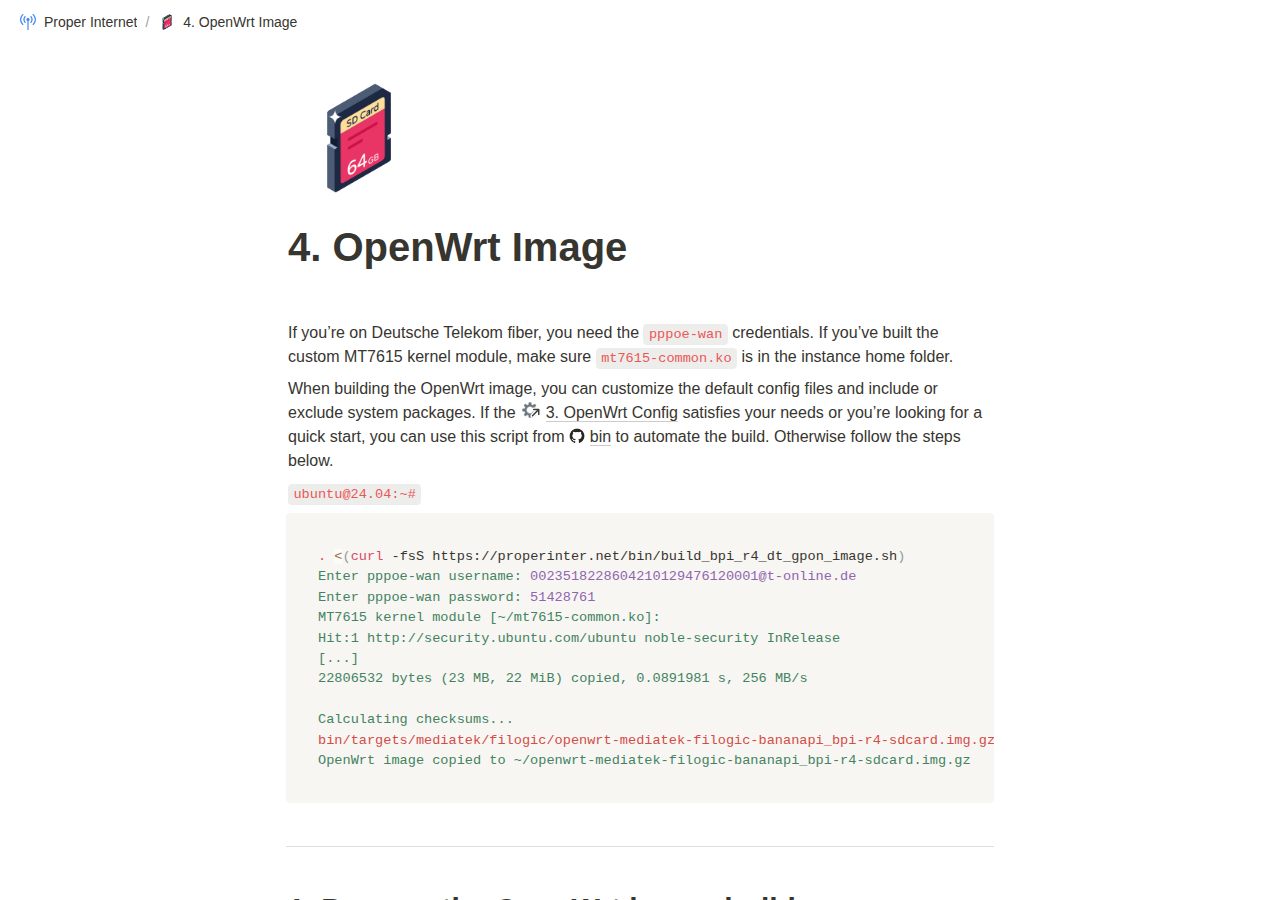
<file: 4-openwrt-image.html>
<html class="notion-html" lang="en" style="--full-viewport-height: 441px;"><head lang="en"><meta charset="utf-8"/><meta content="width=device-width,height=device-height,initial-scale=1,maximum-scale=1,user-scalable=no,viewport-fit=cover" name="viewport"/><title>4. OpenWrt Image</title><noscript><meta content="0;url=https://www.notion.so/disabled-javascript.html" http-equiv="refresh"/></noscript><meta content="en_US" property="og:locale"/><link href="/image/https%3A%2F%2Fprod-files-secure.s3.us-west-2.amazonaws.com%2F6f92bf66-bad6-45d1-9aa9-c9dc757448fb%2Fb949c8c2-1154-4dbc-9557-0160a2dbe93e%2Fdownload.png?table=block&amp;id=1463b3f5-9a6a-807e-9c96-dc7e1d8910dd&amp;spaceId=6f92bf66-bad6-45d1-9aa9-c9dc757448fb&amp;favicon=true&amp;userId=&amp;cache=v2" rel="shortcut icon" type="image/x-icon"/><link href="/images/logo-ios.png" rel="apple-touch-icon"/><meta content="yes" name="mobile-web-app-capable"/><meta content="telephone=no" name="format-detection"/><meta content="no" name="msapplication-tap-highlight"/><link href="assets/4e8dd02ae0f74049b708c079bcd1feb979cff37d.css" media="print" rel="stylesheet"/><style>body{background:#fff}body.dark{background:#191919}@keyframes startup-shimmer-animation{0%{transform:translateX(-100%) translateZ(0)}100%{transform:translateX(100%) translateZ(0)}}@keyframes startup-shimmer-fade-in{0%{opacity:0}100%{opacity:1}}@keyframes startup-spinner-rotate{0%{transform:rotate(0) translateZ(0)}100%{transform:rotate(360deg) translateZ(0)}}#initial-loading-spinner{position:fixed;height:100vh;width:100vw;z-index:-1;display:none;align-items:center;justify-content:center;opacity:.5}#initial-loading-spinner svg{height:24px;width:24px;animation:startup-spinner-rotate 1s linear infinite;transform-origin:center center;pointer-events:none}#skeleton{background:#fff;position:fixed;height:100vh;width:100vw;z-index:-1;display:none;overflow:hidden}#initial-loading-spinner.show,#skeleton.show{display:flex}body.dark #skeleton{background:#191919}.notion-front-page #skeleton,.notion-mobile #skeleton{display:none}#skeleton-sidebar{background-color:#f7f7f5;box-shadow:inset -1px 0 0 0 rgba(0,0,0,.025);display:flex;width:240px;flex-direction:column;padding:12px 14px;overflow:hidden}body.dark #skeleton-sidebar{background-color:#202020;box-shadow:inset -1px 0 0 0 rgba(255,255,255,.05)}#skeleton.isElectron #skeleton-sidebar{padding-top:46px}#skeleton .row{display:flex;margin-bottom:11px;align-items:center}#skeleton .row.fadein{animation:1s ease-in 0s 1 normal both running startup-shimmer-fade-in}#skeleton .chevron{width:12px;height:12px;display:block;margin-right:4px;fill:rgba(227,226,224,.5)}body.dark #skeleton .chevron{fill:#2f2f2f}.startup-shimmer{background:rgba(227,226,224,.5);overflow:hidden;position:relative}body.dark .startup-shimmer{background:#2f2f2f}.startup-shimmer::before{content:"";position:absolute;height:100%;width:100%;z-index:1;animation:1s linear infinite startup-shimmer-animation;background:linear-gradient(90deg,rgba(0,0,0,0) 0,rgba(0,0,0,.03) 50%,rgba(0,0,0,0) 100%)}body.dark .startup-shimmer::before{background:linear-gradient(90deg,transparent 0,rgba(86,86,86,.1) 50%,transparent 100%)}#skeleton .icon{width:20px;height:20px;border-radius:4px}#skeleton .text{height:10px;border-radius:10px}#skeleton .draggable{-webkit-app-region:drag;position:absolute;top:0;left:0;width:100%;height:36px;display:none}#skeleton.isElectron .draggable{display:block}</style><link href="assets/0c65dea1a6e19a8f9f38461fa644c43a0fd8f3c5.css" rel="stylesheet"/><link href="assets/injection.css" rel="stylesheet"/><style>
		
		
		.assistant-grouped-edit-chat-container .assistant-grouped-edit-insert {
			background: initial !important;
			border-bottom: initial !important;
			color: rgba(55, 53, 47, 1) !important;
		}

		.assistant-grouped-edit-chat-container .assistant-grouped-edit-remove {
			background: initial !important;
			border-bottom: initial !important;
			color: rgba(199, 198, 196, 1) !important;
		}
	
	</style></head><body class="notion-body"><style id="scroll-properties"></style><div id="notion-app"><div class="notion-app-inner notion-light-theme" style='color: rgb(55, 53, 47); fill: currentcolor; line-height: 1.5; font-family: ui-sans-serif, -apple-system, BlinkMacSystemFont, "Segoe UI Variable Display", "Segoe UI", Helvetica, "Apple Color Emoji", Arial, sans-serif, "Segoe UI Emoji", "Segoe UI Symbol"; -webkit-font-smoothing: auto; background-color: white; transition: height 0.1s;'><div style="height: 100%;"><div class="notion-cursor-listener" style="width: 100vw; height: 100%; position: relative; display: flex; flex: 1 1 0%; background: white; cursor: text;"><div class="" style="order: 3; display: flex; flex-direction: column; width: 100%; overflow: hidden; isolation: auto;"><header style="background: white; max-width: 100vw; z-index: 100; user-select: none;"><div class="notion-topbar" style="width: calc(100% + 0px); max-width: 100vw; height: 44px; opacity: 1; transition: opacity 700ms, color 700ms; position: relative; left: 0px;"><div style="display: flex; justify-content: space-between; align-items: center; overflow: hidden; height: 44px; padding-left: 12px; padding-right: 10px;"><div class="notranslate shadow-cursor-breadcrumb" style="display: flex; align-items: center; line-height: 1.2; font-size: 14px; height: 100%; flex-grow: 0; margin-right: 8px; min-width: 0px;"><div class="notion-selectable notion-page-block" data-block-id="1463b3f5-9a6a-8049-966d-d1e89fc5f3c4" style="display: flex; align-items: center; min-width: 0px;"><a href="/" rel="noopener noreferrer" role="link" style="display: flex; color: rgb(55, 53, 47); text-decoration: none; user-select: none; transition: background 20ms ease-in; cursor: pointer; align-items: center; flex-shrink: 1; white-space: nowrap; height: 24px; border-radius: 6px; font-size: inherit; line-height: 1.2; min-width: 0px; padding: 2px 6px;"><div style="display: flex; align-items: center; min-width: 0px;"><div class="notion-record-icon notranslate" style="display: flex; align-items: center; justify-content: center; height: 20px; width: 20px; border-radius: 0.25em; flex-shrink: 0; margin-right: 6px; font-weight: 500;"><div><div class="" style="width: 100%; height: 100%;"><img referrerpolicy="same-origin" src="assets/05831f878a2ededcd9290018c2b9cbf820a8adf8.svg" style="display: block; object-fit: fill; border-radius: 4px; width: 17.76px; height: 17.76px; transition: opacity 100ms ease-out; padding: 1px;"/></div></div></div><div class="notranslate" style="white-space: nowrap; overflow: hidden; text-overflow: ellipsis; max-width: 160px;">Proper Internet</div></div></a></div><span style="margin-left: 2px; margin-right: 2px; color: rgba(55, 53, 47, 0.5);">/</span><div role="button" style="user-select: none; transition: background 20ms ease-in; cursor: pointer; display: inline-flex; align-items: center; flex-shrink: 1; white-space: nowrap; height: 24px; border-radius: 6px; font-size: 14px; line-height: 1.2; min-width: 0px; padding-left: 6px; padding-right: 6px; color: rgb(55, 53, 47);" tabindex="0"><div class="notion-record-icon notranslate" style="display: flex; align-items: center; justify-content: center; height: 20px; width: 20px; border-radius: 0.25em; flex-shrink: 0; margin-right: 6px;"><div><div class="" style="width: 100%; height: 100%;"><img referrerpolicy="same-origin" src="assets/8ec7fbfea9f4d0bbfc55c2b8cc010a61e78c029d.png" style="display: block; object-fit: cover; border-radius: 4px; width: 17.76px; height: 17.76px; transition: opacity 100ms ease-out;"/></div></div></div><div class="notranslate" style="white-space: nowrap; overflow: hidden; text-overflow: ellipsis; max-width: 240px;">4. OpenWrt Image</div></div></div><div style="flex-grow: 1; flex-shrink: 1;"></div><div style="display: flex; justify-content: space-between; padding-left: 10px;"><div aria-disabled="true" aria-label="Close panel" class="notion-close-sidebar" role="button" style="user-select: none; transition-behavior: normal; transition-duration: 200ms; transition-timing-function: ease; transition-property: opacity; cursor: default; opacity: 0; display: inline-flex; align-items: center; justify-content: center; flex-shrink: 0; border-radius: 6px; height: 24px; width: 24px; padding: 0px; position: relative; margin-left: 10px; fill: rgba(55, 53, 47, 0.45);" tabindex="-1"><svg class="doubleChevronRight" role="graphics-symbol" style="width: 16px; height: 16px; display: block; fill: inherit; flex-shrink: 0;" viewBox="0 0 16 16"><path d="M2.25781 14.1211C2.47656 14.1211 2.66797 14.0391 2.81836 13.8887L8.14355 8.67969C8.32812 8.49512 8.41699 8.29688 8.41699 8.06445C8.41699 7.8252 8.32812 7.62012 8.14355 7.44922L2.81836 2.24023C2.66797 2.08984 2.4834 2.00781 2.25781 2.00781C1.81348 2.00781 1.46484 2.35645 1.46484 2.80078C1.46484 3.0127 1.55371 3.21777 1.7041 3.375L6.50977 8.05762L1.7041 12.7539C1.55371 12.9043 1.46484 13.1094 1.46484 13.3281C1.46484 13.7725 1.81348 14.1211 2.25781 14.1211ZM8.36914 14.1211C8.58789 14.1211 8.77246 14.0391 8.92285 13.8887L14.2549 8.67969C14.4395 8.49512 14.5283 8.29688 14.5283 8.06445C14.5283 7.8252 14.4326 7.62012 14.2549 7.44922L8.92285 2.24023C8.77246 2.08984 8.58789 2.00781 8.36914 2.00781C7.9248 2.00781 7.56934 2.35645 7.56934 2.80078C7.56934 3.0127 7.66504 3.21777 7.81543 3.375L12.6211 8.05762L7.81543 12.7539C7.66504 12.9043 7.56934 13.1094 7.56934 13.3281C7.56934 13.7725 7.9248 14.1211 8.36914 14.1211Z"></path></svg></div><div style="display: flex;"><div role="button" style="user-select: none; transition: background 20ms ease-in; cursor: pointer; display: inline-flex; align-items: center; flex-shrink: 0; white-space: nowrap; height: 28px; border-radius: 6px; font-size: 14px; line-height: 1.2; min-width: 0px; padding-left: 8px; padding-right: 8px; color: rgb(55, 53, 47);" tabindex="0"><svg class="search" role="graphics-symbol" style="width: 14px; height: 14px; display: block; fill: inherit; flex-shrink: 0;" viewBox="0 0 16 16"><path d="M.281 6.438c0-.875.164-1.696.492-2.461a6.484 6.484 0 011.375-2.032A6.237 6.237 0 016.64.078 6.2 6.2 0 019.11.57c.77.328 1.447.787 2.03 1.375a6.374 6.374 0 011.368 2.032c.333.765.5 1.586.5 2.46 0 .688-.107 1.342-.32 1.961a6.28 6.28 0 01-.868 1.696l3.563 3.578c.11.104.19.226.242.367.057.14.086.29.086.445 0 .22-.05.417-.149.594a1.122 1.122 0 01-1 .57c-.156 0-.307-.028-.453-.086a1.058 1.058 0 01-.382-.25l-3.586-3.585c-.5.333-1.047.596-1.641.789a6.089 6.089 0 01-1.86.28 6.237 6.237 0 01-2.468-.491 6.4 6.4 0 01-2.024-1.367A6.509 6.509 0 01.773 8.913a6.256 6.256 0 01-.492-2.476zm1.664 0c0 .65.12 1.26.36 1.828a4.775 4.775 0 001.015 1.5c.433.427.933.763 1.5 1.007a4.548 4.548 0 001.82.368c.652 0 1.261-.123 1.829-.368a4.747 4.747 0 002.508-2.507 4.567 4.567 0 00.367-1.829c0-.645-.123-1.252-.367-1.82a4.776 4.776 0 00-1.016-1.5A4.578 4.578 0 008.469 2.11a4.567 4.567 0 00-1.828-.367c-.646 0-1.253.123-1.82.367a4.667 4.667 0 00-1.5 1.008c-.433.432-.772.932-1.016 1.5a4.633 4.633 0 00-.36 1.82z"></path></svg></div><div role="button" style="user-select: none; transition: background 20ms ease-in; cursor: pointer; display: inline-flex; align-items: center; flex-shrink: 0; white-space: nowrap; height: 28px; border-radius: 6px; font-size: 14px; line-height: 1.2; min-width: 0px; padding-left: 8px; padding-right: 8px; color: rgb(55, 53, 47);" tabindex="0"><svg class="duplicate" role="graphics-symbol" style="width: 15px; height: 15px; display: block; fill: inherit; flex-shrink: 0;" viewBox="0 0 16 16"><path d="M2.83887 12.1523H4.00098V13.1846C4.00098 14.6406 4.75977 15.3994 6.24316 15.3994H13.1611C14.6377 15.3994 15.4033 14.6406 15.4033 13.1846V6.21191C15.4033 4.75586 14.6377 3.99707 13.1611 3.99707H11.999V2.96484C11.999 1.50879 11.2334 0.75 9.75684 0.75H2.83887C1.3623 0.75 0.59668 1.50195 0.59668 2.96484V9.93066C0.59668 11.3936 1.3623 12.1523 2.83887 12.1523ZM2.9209 10.8125C2.28516 10.8125 1.93652 10.4844 1.93652 9.82129V3.08105C1.93652 2.41797 2.28516 2.08301 2.9209 2.08301H9.68164C10.3105 2.08301 10.666 2.41797 10.666 3.08105V3.99707H6.24316C4.75977 3.99707 4.00098 4.75586 4.00098 6.21191V10.8125H2.9209ZM6.31836 14.0596C5.68262 14.0596 5.34082 13.7314 5.34082 13.0684V6.32812C5.34082 5.66504 5.68262 5.33691 6.31836 5.33691H13.0791C13.708 5.33691 14.0635 5.66504 14.0635 6.32812V13.0684C14.0635 13.7314 13.708 14.0596 13.0791 14.0596H6.31836Z"></path></svg></div><div aria-label="More actions" role="button" style="user-select: none; transition: background 20ms ease-in; cursor: pointer; display: flex; align-items: center; justify-content: center; width: 32px; height: 28px; border-radius: 4px;" tabindex="0"><svg class="ellipsis" role="graphics-symbol" style="width: 18px; height: 18px; display: block; fill: inherit; flex-shrink: 0;" viewBox="0 0 16 16"><path d="M2.887 9.014c.273 0 .52-.064.738-.192.219-.132.394-.307.526-.526.133-.219.199-.46.199-.725 0-.405-.142-.747-.424-1.025a1.41 1.41 0 00-1.04-.417c-.264 0-.505.066-.724.198a1.412 1.412 0 00-.718 1.244c0 .265.064.506.192.725.132.219.307.394.526.526.219.128.46.192.725.192zm5.113 0a1.412 1.412 0 001.244-.718c.132-.219.198-.46.198-.725 0-.405-.14-.747-.423-1.025A1.386 1.386 0 008 6.129c-.264 0-.506.066-.725.198a1.412 1.412 0 00-.718 1.244c0 .265.064.506.192.725.132.219.308.394.526.526.22.128.46.192.725.192zm5.106 0c.265 0 .506-.064.725-.192.219-.132.394-.307.526-.526.133-.219.199-.46.199-.725 0-.405-.142-.747-.424-1.025a1.394 1.394 0 00-1.026-.417 1.474 1.474 0 00-1.265.718c-.127.218-.19.46-.19.724 0 .265.063.506.19.725.133.219.308.394.527.526.223.128.47.192.738.192z"></path></svg></div><div role="button" style="user-select: none; transition: background 20ms ease-in; cursor: pointer; display: inline-flex; align-items: center; justify-content: center; white-space: nowrap; border-radius: 6px; height: 32px; padding: 0px 10px; font-size: 14px; line-height: 1.2; border: 1px solid rgba(55, 53, 47, 0.16); margin-left: 8px;" tabindex="0">Made with<svg class="notionLogo" role="graphics-symbol" style="width: 14px; height: 14px; display: block; fill: inherit; flex-shrink: 0; margin-left: 6px;" viewBox="0 0 120 126"><path d="M 20.6927 21.9315C 24.5836 25.0924 26.0432 24.8512 33.3492 24.3638L 102.228 20.2279C 103.689 20.2279 102.474 18.7705 101.987 18.5283L 90.5477 10.2586C 88.3558 8.55699 85.4356 6.60818 79.8387 7.09563L 13.1433 11.9602C 10.711 12.2014 10.2251 13.4175 11.1939 14.3924L 20.6927 21.9315ZM 24.8281 37.9835L 24.8281 110.456C 24.8281 114.351 26.7745 115.808 31.1553 115.567L 106.853 111.187C 111.236 110.946 111.724 108.267 111.724 105.103L 111.724 33.1169C 111.724 29.958 110.509 28.2544 107.826 28.4976L 28.721 33.1169C 25.8018 33.3622 24.8281 34.8225 24.8281 37.9835ZM 99.5567 41.8711C 100.042 44.0622 99.5567 46.2512 97.3618 46.4974L 93.7143 47.2241L 93.7143 100.728C 90.5477 102.43 87.6275 103.403 85.1942 103.403C 81.2983 103.403 80.3226 102.186 77.4044 98.54L 53.5471 61.087L 53.5471 97.3239L 61.0964 99.0275C 61.0964 99.0275 61.0964 103.403 55.0057 103.403L 38.2148 104.377C 37.727 103.403 38.2148 100.973 39.9179 100.486L 44.2996 99.2717L 44.2996 51.36L 38.2158 50.8725C 37.728 48.6815 38.9431 45.5225 42.3532 45.2773L 60.3661 44.0631L 85.1942 82.0036L 85.1942 48.4402L 78.864 47.7136C 78.3781 45.0351 80.3226 43.0902 82.7569 42.849L 99.5567 41.8711ZM 7.5434 5.39404L 76.9175 0.285276C 85.4366 -0.445402 87.6285 0.0440428 92.983 3.93368L 115.128 19.4982C 118.782 22.1747 120 22.9034 120 25.8211L 120 111.187C 120 116.537 118.051 119.701 111.237 120.185L 30.6734 125.05C 25.5584 125.294 23.124 124.565 20.4453 121.158L 4.13735 99.9994C 1.21516 96.1048 0 93.191 0 89.7819L 0 13.903C 0 9.5279 1.94945 5.8785 7.5434 5.39404Z"></path></svg></div></div></div></div></div><div style="width: calc(100% + 0px); user-select: none;"></div></header><main class="notion-frame" style="flex-grow: 0; flex-shrink: 1; display: flex; flex-direction: column; background: white; z-index: 1; height: calc(-44px + 100vh); max-height: 100%; position: relative; width: 780px; transform: translateX(0px); transition-duration: 200ms; transition-timing-function: ease; transition-property: width, transform;"><div style="display: contents;"><div class="notion-scroller vertical" style="z-index: 1; display: flex; flex-direction: column; flex-grow: 1; position: relative; align-items: center; margin-right: 0px; margin-bottom: 0px; overflow: hidden auto;"><div class="sticky-portal-target" data-sticky-stack-name="default" style="position: sticky; z-index: 999; width: 100%; top: 0px; left: 0px; height: 0px; flex: 0 1 0%;"></div><div style="position: absolute; top: 0px; left: 0px; z-index: 99;"><div class="notion-selectable-hover-menu-item"></div></div><div aria-disabled="true" aria-label="Start typing to edit text" aria-multiline="true" class="whenContentEditable" data-content-editable-root="true" role="textbox" style="caret-color: rgb(55, 53, 47); width: 100%; display: flex; flex-direction: column; position: relative; align-items: center; flex-grow: 1; --whenContentEditable--WebkitUserModify: read-write-plaintext-only;"><span data-content-editable-root-tiny-selection-trap="true" style="height: 1px; width: 1px; caret-color: transparent; margin-top: -1px;"></span><div class="layout" style="padding-bottom: 30vh; transform: translateX(0px); transition-duration: 200ms; transition-timing-function: ease; transition-property: transform;"><div class="pseudoSelection" contenteditable="false" data-content-editable-void="true" style="user-select: none; --pseudoSelection--background: transparent; display: contents;"><div class="layout-margin-right" style="width: calc(100% + 0px); grid-row: 1 / -1; padding-left: 0px; position: sticky; top: 0px; right: 0px; z-index: 80; transition: opacity 0.2s; opacity: 1; visibility: visible; pointer-events: none;"><div style="width: 100%; height: 0px;"></div><div class="hide-scrollbar ignore-scrolling-container notion-floating-table-of-contents" style="position: absolute; top: 0px; width: calc(100% + 0px); height: calc(-44px + 100vh); display: flex; flex-direction: column; pointer-events: none;"><div style="display: flex;"><div contenteditable="false" data-content-editable-void="true" style="width: 100%;"><div style="max-height: 51px; margin-bottom: 60px; pointer-events: auto;"><div style="max-height: 51px; display: flex; flex-direction: row; position: absolute; top: 266px; right: 0px; overflow-y: hidden; opacity: 1;"><div style="width: 56px; display: flex; flex-direction: column; justify-content: center; padding-bottom: 12px; padding-right: 8px;"><div style="display: flex; flex-direction: column; gap: 12px; padding-left: 20px; padding-bottom: 12px; height: 100%;"><div><div style="background-color: rgb(50, 48, 44); height: 2px; width: 16px; transition: background 0.2s, box-shadow 0.2s; box-shadow: none; border-radius: 2px; margin-left: 0px;"></div></div><div><div style="background-color: rgb(227, 226, 224); height: 2px; width: 16px; transition: background 0.2s, box-shadow 0.2s; box-shadow: none; border-radius: 2px; margin-left: 0px;"></div></div><div><div style="background-color: rgb(227, 226, 224); height: 2px; width: 16px; transition: background 0.2s, box-shadow 0.2s; box-shadow: none; border-radius: 2px; margin-left: 0px;"></div></div><div><div style="background-color: rgb(227, 226, 224); height: 2px; width: 16px; transition: background 0.2s, box-shadow 0.2s; box-shadow: none; border-radius: 2px; margin-left: 0px;"></div></div><div><div style="background-color: rgb(227, 226, 224); height: 2px; width: 16px; transition: background 0.2s, box-shadow 0.2s; box-shadow: none; border-radius: 2px; margin-left: 0px;"></div></div><div><div style="background-color: rgb(227, 226, 224); height: 2px; width: 16px; transition: background 0.2s, box-shadow 0.2s; box-shadow: none; border-radius: 2px; margin-left: 0px;"></div></div></div></div></div></div></div></div></div></div></div><div class="layout-full" style="isolation: isolate;"><div class="pseudoSelection" contenteditable="false" data-content-editable-void="true" style="user-select: none; --pseudoSelection--background: transparent; width: 100%; display: flex; flex-direction: column; align-items: center; flex-shrink: 0; flex-grow: 0; z-index: 2; transform: translateX(0px); transition-duration: 200ms; transition-timing-function: ease; transition-property: transform;"></div></div><div class="layout-content" style="margin-bottom: 0px; padding-bottom: 0px;"><div style="width: 100%; display: flex; flex-direction: column; align-items: center; flex-shrink: 0; flex-grow: 0;"><div style="max-width: 100%; padding-left: calc(0px + env(safe-area-inset-left)); width: 100%;"><div class="pseudoSelection" contenteditable="false" data-content-editable-void="true" style="user-select: none; --pseudoSelection--background: transparent; pointer-events: none;"><div style="display: flow-root; pointer-events: auto;"><div class="notion-record-icon notranslate" style="display: flex; align-items: center; justify-content: center; height: 140px; width: 140px; border-radius: 0.25em; flex-shrink: 0; position: relative; z-index: 1; margin-left: 3px; margin-bottom: 0px; margin-top: 96px; pointer-events: auto;"><div><div class="" style="width: 100%; height: 100%;"><img alt="Page icon" referrerpolicy="same-origin" src="assets/8b9e4decb81a040ecf269d569dca786065e39a70.png" style="display: block; object-fit: cover; border-radius: 4px; width: 124.32px; height: 124.32px; transition: opacity 100ms ease-out;"/></div></div></div></div><div><div class="notion-page-controls" style='display: flex; justify-content: flex-start; flex-wrap: wrap; padding-top: 8px; padding-bottom: 4px; margin-left: -1px; color: rgba(55, 53, 47, 0.5); font-family: ui-sans-serif, -apple-system, BlinkMacSystemFont, "Segoe UI Variable Display", "Segoe UI", Helvetica, "Apple Color Emoji", Arial, sans-serif, "Segoe UI Emoji", "Segoe UI Symbol"; pointer-events: auto;'></div></div></div><div style="padding-right: calc(0px + env(safe-area-inset-right));"><div><div class="notion-selectable notion-page-block" data-block-id="1463b3f5-9a6a-807e-9c96-dc7e1d8910dd" style='color: rgb(55, 53, 47); font-weight: 700; line-height: 1.2; font-size: 40px; font-family: ui-sans-serif, -apple-system, BlinkMacSystemFont, "Segoe UI Variable Display", "Segoe UI", Helvetica, "Apple Color Emoji", Arial, sans-serif, "Segoe UI Emoji", "Segoe UI Symbol"; cursor: text; display: flex; align-items: center;'><h1 contenteditable="false" data-content-editable-leaf="true" placeholder="New page" spellcheck="true" style="max-width: 100%; width: 100%; white-space: pre-wrap; word-break: break-word; caret-color: rgb(55, 53, 47); padding-top: 3px; padding-left: 2px; padding-right: 2px; font-size: 1em; font-weight: inherit; margin: 0px;">4. OpenWrt Image</h1></div><div style="margin-left: 4px;"></div></div></div></div></div></div><div class="layout-content" style="min-height: 170px; padding-top: 5px;"><div class="notion-page-content" style="flex-shrink: 0; flex-grow: 1; max-width: 100%; display: flex; align-items: flex-start; flex-direction: column; font-size: 16px; line-height: 1.5; width: 100%; z-index: 4; padding: 8px 0px 0px;"><div class="notion-selectable notion-text-block" data-block-id="14c3b3f5-9a6a-8072-9681-edb0620cc2d1" style="width: 100%; max-width: 588px; margin-top: 2px; margin-bottom: 1px;"><div style="color: inherit; fill: inherit;"><div style="display: flex;"><div contenteditable="false" data-content-editable-leaf="true" placeholder=" " spellcheck="true" style="max-width: 100%; width: 100%; white-space: pre-wrap; word-break: break-word; caret-color: rgb(55, 53, 47); padding: 3px 2px; min-height: 1em; color: rgb(55, 53, 47); -webkit-text-fill-color: rgba(55, 53, 47, 0.5);"></div><div style="position: relative; left: 0px;"></div></div></div></div><div class="notion-selectable notion-text-block" data-block-id="14c3b3f5-9a6a-808d-a7c8-e2d597f18144" style="width: 100%; max-width: 588px; margin-top: 1px; margin-bottom: 1px;"><div style="color: inherit; fill: inherit;"><div style="display: flex;"><div contenteditable="false" data-content-editable-leaf="true" placeholder=" " spellcheck="true" style="max-width: 100%; width: 100%; white-space: pre-wrap; word-break: break-word; caret-color: rgb(55, 53, 47); padding: 3px 2px;">If you’re on Deutsche Telekom fiber, you need the <span class="notion-enable-hover" data-token-index="1" spellcheck="false" style='font-family:"SFMono-Regular", Menlo, Consolas, "PT Mono", "Liberation Mono", Courier, monospace;line-height:normal;background:rgba(135,131,120,.15);color:#EB5757;border-radius:4px;font-size:85%;padding:0.2em 0.4em'>pppoe-wan</span> credentials. If you’ve built the custom MT7615 kernel module, make sure <span class="notion-enable-hover" data-token-index="3" spellcheck="false" style='font-family:"SFMono-Regular", Menlo, Consolas, "PT Mono", "Liberation Mono", Courier, monospace;line-height:normal;background:rgba(135,131,120,.15);color:#EB5757;border-radius:4px;font-size:85%;padding:0.2em 0.4em'>mt7615-common.ko</span> is in the instance home folder.</div><div style="position: relative; left: 0px;"></div></div></div></div><div class="notion-selectable notion-text-block" data-block-id="14c3b3f5-9a6a-8088-9e0e-d0d1ce44176b" style="width: 100%; max-width: 588px; margin-top: 1px; margin-bottom: 1px;"><div style="color: inherit; fill: inherit;"><div style="display: flex;"><div contenteditable="false" data-content-editable-leaf="true" placeholder=" " spellcheck="true" style="max-width: 100%; width: 100%; white-space: pre-wrap; word-break: break-word; caret-color: rgb(55, 53, 47); padding: 3px 2px;">When building the OpenWrt image, you can customize the default config files and include or exclude system packages. If the <a class="notion-page-mention-token notion-text-mention-token notion-focusable-token notion-enable-hover" contenteditable="false" data-token-index="1" href="3-openwrt-config.html" style="vertical-align:top;cursor:pointer;color:inherit;text-decoration:inherit;transition:all 100ms ease-in" tabindex="0"><span style="white-space:nowrap"></span><span style="white-space:nowrap"><span style="display:inline-block;margin-left:0.1em;margin-right:0.5em;width:1em;white-space:nowrap;position:relative"><img alt="⚙️" aria-label="⚙️" class="notion-emoji" src="[data-uri]" style="width: 1em;
height: 1em;
background-repeat: no-repeat;
background: url(assets/6101f88ab4529ee25e026ff331f3a4a5b65ac27c.png);
background-position-x: 95%;
background-position-y: 56.666667%;
background-size: 6100% 6100%"/><svg class="pageLinkIndicator" role="graphics-symbol" style="width:0.7em;height:0.7em;display:block;fill:rgba(55, 53, 47, 1);flex-shrink:0;position:absolute;right:-0.2em;bottom:0;stroke:white;stroke-width:1.5" viewBox="0 0 13 13"><path d="M6.30826 4.43292L1.76184 8.98454C1.76176 8.98462 1.76169 8.9847 1.76161 8.98477C1.76158 8.9848 1.76156 8.98482 1.76154 8.98484C1.46068 9.28584 1.25 9.6914 1.25 10.1565C1.25 10.6117 1.45865 11.0119 1.73417 11.2886C2.01014 11.5658 2.41107 11.7773 2.87078 11.7773C3.34169 11.7773 3.73758 11.5617 4.03477 11.2733L4.03482 11.2734L4.04244 11.2657L8.58864 6.72474V8.667C8.58864 9.51956 9.22729 10.2935 10.1521 10.2935C11.0528 10.2935 11.75 9.54534 11.75 8.66127V2.92671C11.75 2.48722 11.5981 2.06381 11.2838 1.74808C10.9689 1.43182 10.5446 1.27728 10.1006 1.27728H4.36028C3.46161 1.27728 2.72804 1.97749 2.72804 2.86942C2.72804 3.79734 3.51104 4.43292 4.35455 4.43292H6.30826Z" fill="#3E3C38" stroke="white" stroke-width="1.5"></path></svg></span></span><span class="notion-page-mention-token__title" style="border-bottom:0.05em solid rgba(55,53,47,.25);font-weight:500">3. OpenWrt Config</span><span style="white-space:nowrap"></span></a> satisfies your needs or you’re looking for a quick start, you can use this script from <a class="notion-external-object-token notion-text-mention-token notion-focusable-token notion-enable-hover" contenteditable="false" data-token-index="3" href="https://github.com/proper-internet/bin" rel="noopener noreferrer" style="color:inherit;text-decoration:inherit" tabindex="0" target="_blank"><img src="assets/e57fb0f5ea309d4cf8de032ddbc2353d6042acc7.png" style="width:1em;height:1em;vertical-align:-0.15em;border-radius:4px;margin-right:0.3em"/><span style="border-bottom:0.05em solid rgba(55,53,47,.25);font-weight:500;flex-shrink:1;white-space:pre-wrap;overflow:hidden;text-overflow:ellipsis">bin</span><span></span></a> to automate the build. Otherwise follow the steps below.</div><div style="position: relative; left: 0px;"></div></div></div></div><div class="notion-selectable notion-text-block" data-block-id="14c3b3f5-9a6a-8063-8c7d-c8f37a5cf285" style="width: 100%; max-width: 588px; margin-top: 1px; margin-bottom: 1px;"><div style="color: inherit; fill: inherit;"><div style="display: flex;"><div contenteditable="false" data-content-editable-leaf="true" placeholder=" " spellcheck="true" style="max-width: 100%; width: 100%; white-space: pre-wrap; word-break: break-word; caret-color: rgb(55, 53, 47); padding: 3px 2px;"><span class="notion-enable-hover" data-token-index="0" spellcheck="false" style='font-family:"SFMono-Regular", Menlo, Consolas, "PT Mono", "Liberation Mono", Courier, monospace;line-height:normal;background:rgba(135,131,120,.15);color:#EB5757;border-radius:4px;font-size:85%;padding:0.2em 0.4em'>ubuntu@24.04:~#</span> </div><div style="position: relative; left: 0px;"></div></div></div></div><div class="notion-selectable notion-code-block" data-block-id="14c3b3f5-9a6a-8096-9b10-dae201af8e44" style="width: 100%; max-width: 588px; margin-top: 4px; margin-bottom: 4px;"><div style="display: flex;"><div aria-labelledby=":r4:" contenteditable="false" data-content-editable-void="true" role="figure" style="flex-grow: 1; border-radius: 4px; text-align: left; position: relative; background: rgb(247, 246, 243); min-width: 0px; width: 100%;"><div style="position: absolute; top: 8px; left: 8px; z-index: 1; color: rgba(55, 53, 47, 0.65); display: flex; align-items: center; justify-content: flex-end; opacity: 0; transition: opacity 300ms ease-in;"><div aria-disabled="true" role="button" style="user-select: none; transition: background 20ms ease-in; cursor: default; display: inline-flex; align-items: center; white-space: nowrap; height: 20px; border-radius: 4px; font-size: 12px; line-height: 1.2; padding-left: 5px; padding-right: 5px; color: rgba(55, 53, 47, 0.65); margin-right: 5px;" tabindex="-1">Bash</div></div><div style="position: absolute; top: 3px; right: 1px; z-index: 1; color: rgba(55, 53, 47, 0.65); display: flex; align-items: center; justify-content: flex-end; height: 25px; font-size: 11.5px; opacity: 0; transition: opacity 300ms ease-in;"><div style="color: rgba(55, 53, 47, 0.65); display: flex; align-items: center; justify-content: center; font-size: 12px; margin-top: 4px; margin-right: 4px;"><div role="button" style="user-select: none; transition: background 20ms ease-in; cursor: pointer; display: inline-flex; align-items: center; white-space: nowrap; height: 25px; border-radius: 4px 0px 0px 4px; font-size: 11.5px; line-height: 1.2; padding: 4px 6px; color: rgb(55, 53, 47); background: rgb(234, 233, 229); font-weight: 400;" tabindex="0"><svg class="copy" role="graphics-symbol" style="width: 16px; height: 16px; display: block; fill: inherit; flex-shrink: 0; padding-right: 4px;" viewBox="0 0 14 16"><path d="M2.404 15.322h5.701c1.26 0 1.887-.662 1.887-1.927V12.38h1.154c1.254 0 1.91-.662 1.91-1.928V5.555c0-.774-.158-1.266-.626-1.74L9.512.837C9.066.387 8.545.21 7.865.21H5.463c-1.254 0-1.91.662-1.91 1.928v1.084H2.404c-1.254 0-1.91.668-1.91 1.933v8.239c0 1.265.656 1.927 1.91 1.927zm7.588-6.62c0-.792-.1-1.161-.592-1.665L6.225 3.814c-.452-.462-.844-.58-1.5-.591V2.215c0-.533.28-.832.843-.832h2.38v2.883c0 .726.386 1.113 1.107 1.113h2.83v4.998c0 .539-.276.832-.844.832H9.992V8.701zm-.79-4.29c-.206 0-.288-.088-.288-.287V1.594l2.771 2.818H9.201zM2.503 14.15c-.563 0-.844-.293-.844-.832V5.232c0-.539.281-.837.85-.837h1.91v3.187c0 .85.416 1.26 1.26 1.26h3.14v4.476c0 .54-.28.832-.843.832H2.504zM5.79 7.816c-.24 0-.346-.105-.346-.345V4.547l3.223 3.27H5.791z"></path></svg>Copy</div></div></div><div><div class="line-numbers notion-code-block" style="display: flex; overflow-x: auto;"><div autocapitalize="off" autocorrect="off" contenteditable="false" data-content-editable-leaf="true" placeholder=" " spellcheck="false" style='flex-grow: 1; flex-shrink: 1; text-align: left; font-family: SFMono-Regular, Menlo, Consolas, "PT Mono", "Liberation Mono", Courier, monospace; font-size: 85%; tab-size: 2; padding: 34px 16px 32px 32px; min-height: 1em; color: rgb(55, 53, 47); white-space: pre;'><span class="token builtin class-name" data-token-index="0">.</span><span class="" data-token-index="0"> </span><span class="token operator" data-token-index="0">&lt;</span><span class="token punctuation" data-token-index="0">(</span><span class="token function" data-token-index="0">curl</span><span class="" data-token-index="0"> -fsS https://properinter.net/bin/build_bpi_r4_dt_gpon_image.sh</span><span class="token punctuation" data-token-index="0">)</span><span class="" data-token-index="0">
</span><span class="" data-token-index="1" style="color:rgba(68, 131, 97, 1);fill:rgba(68, 131, 97, 1)">Enter pppoe-wan username: </span><span class="" data-token-index="2" style="color:rgba(144, 101, 176, 1);fill:rgba(144, 101, 176, 1)">0023518228604210129476120001@t-online.de</span><span class="" data-token-index="3" style="color:rgba(68, 131, 97, 1);fill:rgba(68, 131, 97, 1)">
Enter pppoe-wan password: </span><span class="token number" data-token-index="4" style="color:rgba(144, 101, 176, 1);fill:rgba(144, 101, 176, 1)">51428761</span><span class="" data-token-index="5" style="color:rgba(68, 131, 97, 1);fill:rgba(68, 131, 97, 1)">
MT7615 kernel module </span><span class="token punctuation" data-token-index="5" style="color:rgba(68, 131, 97, 1);fill:rgba(68, 131, 97, 1)">[</span><span class="" data-token-index="5" style="color:rgba(68, 131, 97, 1);fill:rgba(68, 131, 97, 1)">~/mt7615-common.ko</span><span class="token punctuation" data-token-index="5" style="color:rgba(68, 131, 97, 1);fill:rgba(68, 131, 97, 1)">]</span><span class="" data-token-index="5" style="color:rgba(68, 131, 97, 1);fill:rgba(68, 131, 97, 1)">: 
Hit:1 http://security.ubuntu.com/ubuntu noble-security InRelease                     
</span><span class="token punctuation" data-token-index="5" style="color:rgba(68, 131, 97, 1);fill:rgba(68, 131, 97, 1)">[</span><span class="token punctuation" data-token-index="5" style="color:rgba(68, 131, 97, 1);fill:rgba(68, 131, 97, 1)">..</span><span class="" data-token-index="5" style="color:rgba(68, 131, 97, 1);fill:rgba(68, 131, 97, 1)">.</span><span class="token punctuation" data-token-index="5" style="color:rgba(68, 131, 97, 1);fill:rgba(68, 131, 97, 1)">]</span><span class="" data-token-index="5" style="color:rgba(68, 131, 97, 1);fill:rgba(68, 131, 97, 1)">
</span><span class="token number" data-token-index="5" style="color:rgba(68, 131, 97, 1);fill:rgba(68, 131, 97, 1)">22806532</span><span class="" data-token-index="5" style="color:rgba(68, 131, 97, 1);fill:rgba(68, 131, 97, 1)"> bytes </span><span class="token punctuation" data-token-index="5" style="color:rgba(68, 131, 97, 1);fill:rgba(68, 131, 97, 1)">(</span><span class="token number" data-token-index="5" style="color:rgba(68, 131, 97, 1);fill:rgba(68, 131, 97, 1)">23</span><span class="" data-token-index="5" style="color:rgba(68, 131, 97, 1);fill:rgba(68, 131, 97, 1)"> MB, </span><span class="token number" data-token-index="5" style="color:rgba(68, 131, 97, 1);fill:rgba(68, 131, 97, 1)">22</span><span class="" data-token-index="5" style="color:rgba(68, 131, 97, 1);fill:rgba(68, 131, 97, 1)"> MiB</span><span class="token punctuation" data-token-index="5" style="color:rgba(68, 131, 97, 1);fill:rgba(68, 131, 97, 1)">)</span><span class="" data-token-index="5" style="color:rgba(68, 131, 97, 1);fill:rgba(68, 131, 97, 1)"> copied, </span><span class="token number" data-token-index="5" style="color:rgba(68, 131, 97, 1);fill:rgba(68, 131, 97, 1)">0.0891981</span><span class="" data-token-index="5" style="color:rgba(68, 131, 97, 1);fill:rgba(68, 131, 97, 1)"> s, </span><span class="token number" data-token-index="5" style="color:rgba(68, 131, 97, 1);fill:rgba(68, 131, 97, 1)">256</span><span class="" data-token-index="5" style="color:rgba(68, 131, 97, 1);fill:rgba(68, 131, 97, 1)"> MB/s

Calculating checksums</span><span class="token punctuation" data-token-index="5" style="color:rgba(68, 131, 97, 1);fill:rgba(68, 131, 97, 1)">..</span><span class="" data-token-index="5" style="color:rgba(68, 131, 97, 1);fill:rgba(68, 131, 97, 1)">.
</span><span class="" data-token-index="6" style="color:rgba(212, 76, 71, 1);fill:rgba(212, 76, 71, 1)">bin/targets/mediatek/filogic/openwrt-mediatek-filogic-bananapi_bpi-r4-sdcard.img.gz</span><span class="" data-token-index="7" style="color:rgba(68, 131, 97, 1);fill:rgba(68, 131, 97, 1)">
OpenWrt image copied to ~/openwrt-mediatek-filogic-bananapi_bpi-r4-sdcard.img.gz</span><span>
</span></div></div></div><div style="background: white; padding-right: 105px;"></div></div><div style="position: relative; left: 0px;"></div>​</div></div><div class="notion-selectable notion-text-block" data-block-id="14c3b3f5-9a6a-80a8-8033-fef0c61eace2" style="width: 100%; max-width: 588px; margin-top: 1px; margin-bottom: 1px;"><div style="color: inherit; fill: inherit;"><div style="display: flex;"><div contenteditable="false" data-content-editable-leaf="true" placeholder=" " spellcheck="true" style="max-width: 100%; width: 100%; white-space: pre-wrap; word-break: break-word; caret-color: rgb(55, 53, 47); padding: 3px 2px; min-height: 1em; color: rgb(55, 53, 47); -webkit-text-fill-color: rgba(55, 53, 47, 0.5);"></div><div style="position: relative; left: 0px;"></div></div></div></div><div class="notion-selectable notion-divider-block" data-block-id="14c3b3f5-9a6a-80fe-a239-c0a2fd57b78f" style="width: 100%; max-width: 588px; margin-top: 1px; margin-bottom: 1px;"><div class="notion-cursor-default" style="display: flex; align-items: center; justify-content: center; pointer-events: auto; width: 100%; height: 13px; flex: 0 0 auto; color: rgba(55, 53, 47, 0.16);"><div role="separator" style="width: 100%; height: 1px; visibility: visible; border-bottom: 1px solid rgba(55, 53, 47, 0.16);"></div></div></div><div class="notion-selectable notion-header-block" data-block-id="1473b3f5-9a6a-801b-8225-db9865c167d3" style="width: 100%; max-width: 588px; margin-top: 2em; margin-bottom: 4px;"><div style="display: flex; width: 100%; color: inherit; fill: inherit;"><h2 contenteditable="false" data-content-editable-leaf="true" placeholder="Heading 1" spellcheck="true" style='max-width: 100%; width: 100%; white-space: pre-wrap; word-break: break-word; caret-color: rgb(55, 53, 47); padding: 3px 2px; font-family: ui-sans-serif, -apple-system, BlinkMacSystemFont, "Segoe UI Variable Display", "Segoe UI", Helvetica, "Apple Color Emoji", Arial, sans-serif, "Segoe UI Emoji", "Segoe UI Symbol"; font-weight: 600; font-size: 1.875em; line-height: 1.3; margin: 0px;'>1. Prepare the OpenWrt image builder</h2><div style="position: relative; left: 0px;"></div></div></div><div class="notion-selectable notion-text-block" data-block-id="1493b3f5-9a6a-80b7-820e-decf4337985a" style="width: 100%; max-width: 588px; margin-top: 1px; margin-bottom: 1px;"><div style="color: inherit; fill: inherit;"><div style="display: flex;"><div contenteditable="false" data-content-editable-leaf="true" placeholder=" " spellcheck="true" style="max-width: 100%; width: 100%; white-space: pre-wrap; word-break: break-word; caret-color: rgb(55, 53, 47); padding: 3px 2px;"><span class="notion-enable-hover" data-token-index="0" spellcheck="false" style='font-family:"SFMono-Regular", Menlo, Consolas, "PT Mono", "Liberation Mono", Courier, monospace;line-height:normal;background:rgba(135,131,120,.15);color:#EB5757;border-radius:4px;font-size:85%;padding:0.2em 0.4em'>ubuntu@24.04:~#</span>  </div><div style="position: relative; left: 0px;"></div></div></div></div><div class="notion-selectable notion-code-block" data-block-id="1473b3f5-9a6a-8029-8700-ea339cd78b39" style="width: 100%; max-width: 588px; margin-top: 4px; margin-bottom: 4px;"><div style="display: flex;"><div aria-labelledby=":r5:" contenteditable="false" data-content-editable-void="true" role="figure" style="flex-grow: 1; border-radius: 4px; text-align: left; position: relative; background: rgb(247, 246, 243); min-width: 0px; width: 100%;"><div style="position: absolute; top: 8px; left: 8px; z-index: 1; color: rgba(55, 53, 47, 0.65); display: flex; align-items: center; justify-content: flex-end; opacity: 0; transition: opacity 300ms ease-in;"><div aria-disabled="true" role="button" style="user-select: none; transition: background 20ms ease-in; cursor: default; display: inline-flex; align-items: center; white-space: nowrap; height: 20px; border-radius: 4px; font-size: 12px; line-height: 1.2; padding-left: 5px; padding-right: 5px; color: rgba(55, 53, 47, 0.65); margin-right: 5px;" tabindex="-1">Bash</div></div><div style="position: absolute; top: 3px; right: 1px; z-index: 1; color: rgba(55, 53, 47, 0.65); display: flex; align-items: center; justify-content: flex-end; height: 25px; font-size: 11.5px; opacity: 0; transition: opacity 300ms ease-in;"><div style="color: rgba(55, 53, 47, 0.65); display: flex; align-items: center; justify-content: center; font-size: 12px; margin-top: 4px; margin-right: 4px;"><div role="button" style="user-select: none; transition: background 20ms ease-in; cursor: pointer; display: inline-flex; align-items: center; white-space: nowrap; height: 25px; border-radius: 4px 0px 0px 4px; font-size: 11.5px; line-height: 1.2; padding: 4px 6px; color: rgb(55, 53, 47); background: rgb(234, 233, 229); font-weight: 400;" tabindex="0"><svg class="copy" role="graphics-symbol" style="width: 16px; height: 16px; display: block; fill: inherit; flex-shrink: 0; padding-right: 4px;" viewBox="0 0 14 16"><path d="M2.404 15.322h5.701c1.26 0 1.887-.662 1.887-1.927V12.38h1.154c1.254 0 1.91-.662 1.91-1.928V5.555c0-.774-.158-1.266-.626-1.74L9.512.837C9.066.387 8.545.21 7.865.21H5.463c-1.254 0-1.91.662-1.91 1.928v1.084H2.404c-1.254 0-1.91.668-1.91 1.933v8.239c0 1.265.656 1.927 1.91 1.927zm7.588-6.62c0-.792-.1-1.161-.592-1.665L6.225 3.814c-.452-.462-.844-.58-1.5-.591V2.215c0-.533.28-.832.843-.832h2.38v2.883c0 .726.386 1.113 1.107 1.113h2.83v4.998c0 .539-.276.832-.844.832H9.992V8.701zm-.79-4.29c-.206 0-.288-.088-.288-.287V1.594l2.771 2.818H9.201zM2.503 14.15c-.563 0-.844-.293-.844-.832V5.232c0-.539.281-.837.85-.837h1.91v3.187c0 .85.416 1.26 1.26 1.26h3.14v4.476c0 .54-.28.832-.843.832H2.504zM5.79 7.816c-.24 0-.346-.105-.346-.345V4.547l3.223 3.27H5.791z"></path></svg>Copy</div></div></div><div><div class="line-numbers notion-code-block" style="display: flex; overflow-x: auto;"><div autocapitalize="off" autocorrect="off" contenteditable="false" data-content-editable-leaf="true" placeholder=" " spellcheck="false" style='flex-grow: 1; flex-shrink: 1; text-align: left; font-family: SFMono-Regular, Menlo, Consolas, "PT Mono", "Liberation Mono", Courier, monospace; font-size: 85%; tab-size: 2; padding: 34px 16px 32px 32px; min-height: 1em; color: rgb(55, 53, 47); white-space: pre;'><span class="token comment" data-token-index="0"># install system dependencies</span><span class="" data-token-index="0">
</span><span class="token function" data-token-index="0">sudo</span><span class="" data-token-index="0"> </span><span class="token function" data-token-index="0">apt</span><span class="" data-token-index="0"> update
</span><span class="token function" data-token-index="0">sudo</span><span class="" data-token-index="0"> </span><span class="token function" data-token-index="0">apt</span><span class="" data-token-index="0"> </span><span class="token function" data-token-index="0">install</span><span class="" data-token-index="0"> -y build-essential libncurses-dev zlib1g-dev </span><span class="token function" data-token-index="0">gawk</span><span class="" data-token-index="0"> </span><span class="token function" data-token-index="0">git</span><span class="" data-token-index="0"> </span><span class="token punctuation" data-token-index="0">\</span><span class="" data-token-index="0">
gettext libssl-dev xsltproc </span><span class="token function" data-token-index="0">rsync</span><span class="" data-token-index="0"> </span><span class="token function" data-token-index="0">wget</span><span class="" data-token-index="0"> </span><span class="token function" data-token-index="0">unzip</span><span class="" data-token-index="0"> python3 python3-setuptools
</span><span class="token comment" data-token-index="0"># prepare openwrt image builder</span><span class="" data-token-index="0">
</span><span class="token function" data-token-index="0">wget</span><span class="" data-token-index="0"> https://downloads.openwrt.org/snapshots/targets/mediatek/filogic/openwrt-imagebuilder-mediatek-filogic.Linux-x86_64.tar.zst
</span><span class="token function" data-token-index="0">tar</span><span class="" data-token-index="0"> --use-compress-program</span><span class="token operator" data-token-index="0">=</span><span class="" data-token-index="0">unzstd -xvf openwrt-imagebuilder-mediatek-filogic.Linux-x86_64.tar.zst</span><span>
</span></div></div></div><div style="background: white; padding-right: 105px;"></div></div><div style="position: relative; left: 0px;"></div>​</div></div><div class="notion-selectable notion-header-block" data-block-id="1493b3f5-9a6a-80d9-b3e3-f127feecbaea" style="width: 100%; max-width: 588px; margin-top: 2em; margin-bottom: 4px;"><div style="display: flex; width: 100%; color: inherit; fill: inherit;"><h2 contenteditable="false" data-content-editable-leaf="true" placeholder="Heading 1" spellcheck="true" style='max-width: 100%; width: 100%; white-space: pre-wrap; word-break: break-word; caret-color: rgb(55, 53, 47); padding: 3px 2px; font-family: ui-sans-serif, -apple-system, BlinkMacSystemFont, "Segoe UI Variable Display", "Segoe UI", Helvetica, "Apple Color Emoji", Arial, sans-serif, "Segoe UI Emoji", "Segoe UI Symbol"; font-weight: 600; font-size: 1.875em; line-height: 1.3; margin: 0px;'>2. Prepare the OpenWrt configuration</h2><div style="position: relative; left: 0px;"></div></div></div><div class="notion-selectable notion-text-block" data-block-id="1473b3f5-9a6a-8002-81ef-f2a37cad72e6" style="width: 100%; max-width: 588px; margin-top: 1px; margin-bottom: 1px;"><div style="color: inherit; fill: inherit;"><div style="display: flex;"><div contenteditable="false" data-content-editable-leaf="true" placeholder=" " spellcheck="true" style="max-width: 100%; width: 100%; white-space: pre-wrap; word-break: break-word; caret-color: rgb(55, 53, 47); padding: 3px 2px;"><span class="notion-enable-hover" data-token-index="0" spellcheck="false" style='font-family:"SFMono-Regular", Menlo, Consolas, "PT Mono", "Liberation Mono", Courier, monospace;line-height:normal;background:rgba(135,131,120,.15);color:#EB5757;border-radius:4px;font-size:85%;padding:0.2em 0.4em'>ubuntu@24.04:~#</span>  </div><div style="position: relative; left: 0px;"></div></div></div></div><div class="notion-selectable notion-code-block" data-block-id="1493b3f5-9a6a-8007-bbb4-cd26b4af8416" style="width: 100%; max-width: 588px; margin-top: 4px; margin-bottom: 4px;"><div style="display: flex;"><div aria-labelledby=":r6:" contenteditable="false" data-content-editable-void="true" role="figure" style="flex-grow: 1; border-radius: 4px; text-align: left; position: relative; background: rgb(247, 246, 243); min-width: 0px; width: 100%;"><div style="position: absolute; top: 8px; left: 8px; z-index: 1; color: rgba(55, 53, 47, 0.65); display: flex; align-items: center; justify-content: flex-end; opacity: 0; transition: opacity 300ms ease-in;"><div aria-disabled="true" role="button" style="user-select: none; transition: background 20ms ease-in; cursor: default; display: inline-flex; align-items: center; white-space: nowrap; height: 20px; border-radius: 4px; font-size: 12px; line-height: 1.2; padding-left: 5px; padding-right: 5px; color: rgba(55, 53, 47, 0.65); margin-right: 5px;" tabindex="-1">Bash</div></div><div style="position: absolute; top: 3px; right: 1px; z-index: 1; color: rgba(55, 53, 47, 0.65); display: flex; align-items: center; justify-content: flex-end; height: 25px; font-size: 11.5px; opacity: 0; transition: opacity 300ms ease-in;"><div style="color: rgba(55, 53, 47, 0.65); display: flex; align-items: center; justify-content: center; font-size: 12px; margin-top: 4px; margin-right: 4px;"><div role="button" style="user-select: none; transition: background 20ms ease-in; cursor: pointer; display: inline-flex; align-items: center; white-space: nowrap; height: 25px; border-radius: 4px 0px 0px 4px; font-size: 11.5px; line-height: 1.2; padding: 4px 6px; color: rgb(55, 53, 47); background: rgb(234, 233, 229); font-weight: 400;" tabindex="0"><svg class="copy" role="graphics-symbol" style="width: 16px; height: 16px; display: block; fill: inherit; flex-shrink: 0; padding-right: 4px;" viewBox="0 0 14 16"><path d="M2.404 15.322h5.701c1.26 0 1.887-.662 1.887-1.927V12.38h1.154c1.254 0 1.91-.662 1.91-1.928V5.555c0-.774-.158-1.266-.626-1.74L9.512.837C9.066.387 8.545.21 7.865.21H5.463c-1.254 0-1.91.662-1.91 1.928v1.084H2.404c-1.254 0-1.91.668-1.91 1.933v8.239c0 1.265.656 1.927 1.91 1.927zm7.588-6.62c0-.792-.1-1.161-.592-1.665L6.225 3.814c-.452-.462-.844-.58-1.5-.591V2.215c0-.533.28-.832.843-.832h2.38v2.883c0 .726.386 1.113 1.107 1.113h2.83v4.998c0 .539-.276.832-.844.832H9.992V8.701zm-.79-4.29c-.206 0-.288-.088-.288-.287V1.594l2.771 2.818H9.201zM2.503 14.15c-.563 0-.844-.293-.844-.832V5.232c0-.539.281-.837.85-.837h1.91v3.187c0 .85.416 1.26 1.26 1.26h3.14v4.476c0 .54-.28.832-.843.832H2.504zM5.79 7.816c-.24 0-.346-.105-.346-.345V4.547l3.223 3.27H5.791z"></path></svg>Copy</div></div></div><div><div class="line-numbers notion-code-block" style="display: flex; overflow-x: auto;"><div autocapitalize="off" autocorrect="off" contenteditable="false" data-content-editable-leaf="true" placeholder=" " spellcheck="false" style='flex-grow: 1; flex-shrink: 1; text-align: left; font-family: SFMono-Regular, Menlo, Consolas, "PT Mono", "Liberation Mono", Courier, monospace; font-size: 85%; tab-size: 2; padding: 34px 16px 32px 32px; min-height: 1em; color: rgb(55, 53, 47); white-space: pre;'><span class="token builtin class-name" data-token-index="0">cd</span><span class="" data-token-index="0"> openwrt-imagebuilder-mediatek-filogic.Linux-x86_64
</span><span class="token function" data-token-index="0">mkdir</span><span class="" data-token-index="0"> files
</span><span class="token builtin class-name" data-token-index="0">cd</span><span class="" data-token-index="0"> files
</span><span class="token function" data-token-index="0">git</span><span class="" data-token-index="0"> clone https://github.com/proper-internet/etc.git
</span><span class="token function" data-token-index="0">rm</span><span class="" data-token-index="0"> -rf etc/.git
</span><span class="token comment" data-token-index="0"># update network configuration with your ISP credentials</span><span class="" data-token-index="0">
</span><span class="token function" data-token-index="0">sed</span><span class="" data-token-index="0"> -i -e </span><span class="token string" data-token-index="0">"s/username@t-online.de/</span><span class="token string" data-token-index="1" style="font-weight:600">0023518228604210129476120001@t-online.de</span><span class="token string" data-token-index="2">/"</span><span class="" data-token-index="2"> config/network
</span><span class="token function" data-token-index="2">sed</span><span class="" data-token-index="2"> -i -e </span><span class="token string" data-token-index="2">"s/'password'/'</span><span class="token string" data-token-index="3" style="font-weight:600">51428761'</span><span class="token string" data-token-index="4">/"</span><span class="" data-token-index="4"> config/network
</span><span class="token comment" data-token-index="4"># update wireless configuration SSID and keys (optional)</span><span class="" data-token-index="4">
</span><span class="token function" data-token-index="4">vim</span><span class="" data-token-index="4"> etc/config/wireless
</span><span class="token builtin class-name" data-token-index="4">cd</span><span class="" data-token-index="4"> </span><span class="token punctuation" data-token-index="4">..</span><span>
</span></div></div></div><div style="background: white; padding-right: 105px;"></div></div><div style="position: relative; left: 0px;"></div>​</div></div><div class="notion-selectable notion-header-block" data-block-id="1493b3f5-9a6a-8044-80c5-c5a41fa45a91" style="width: 100%; max-width: 588px; margin-top: 2em; margin-bottom: 4px;"><div style="display: flex; width: 100%; color: inherit; fill: inherit;"><h2 contenteditable="false" data-content-editable-leaf="true" placeholder="Heading 1" spellcheck="true" style='max-width: 100%; width: 100%; white-space: pre-wrap; word-break: break-word; caret-color: rgb(55, 53, 47); padding: 3px 2px; font-family: ui-sans-serif, -apple-system, BlinkMacSystemFont, "Segoe UI Variable Display", "Segoe UI", Helvetica, "Apple Color Emoji", Arial, sans-serif, "Segoe UI Emoji", "Segoe UI Symbol"; font-weight: 600; font-size: 1.875em; line-height: 1.3; margin: 0px;'>3. Include the MT7615 custom kernel module</h2><div style="position: relative; left: 0px;"></div></div></div><div class="notion-selectable notion-text-block" data-block-id="1493b3f5-9a6a-80d6-a87a-d379e3d732dd" style="width: 100%; max-width: 588px; margin-top: 1px; margin-bottom: 1px;"><div style="color: inherit; fill: inherit;"><div style="display: flex;"><div contenteditable="false" data-content-editable-leaf="true" placeholder=" " spellcheck="true" style="max-width: 100%; width: 100%; white-space: pre-wrap; word-break: break-word; caret-color: rgb(55, 53, 47); padding: 3px 2px;">If you’ve decided to build the <a class="notion-page-mention-token notion-text-mention-token notion-focusable-token notion-enable-hover" contenteditable="false" data-token-index="1" href="2-1-kernel-module-for-mt7165.html" style="vertical-align:top;cursor:pointer;color:inherit;text-decoration:inherit;transition:all 100ms ease-in" tabindex="0"><span style="white-space:nowrap"></span><span style="white-space:nowrap"><span style="display:inline-block;width:1em;white-space:nowrap;position:relative;margin-right:0.5em"><img src="assets/cb4e9e7f74167d4928b1c89f678aba13c4a3d575.png" style="width:1em;height:1em;border-radius:1px"/><svg class="pageLinkIndicator" role="graphics-symbol" style="width:0.7em;height:0.7em;display:block;fill:rgba(55, 53, 47, 1);flex-shrink:0;position:absolute;right:-0.2em;bottom:0.15em;stroke:white;stroke-width:1.5" viewBox="0 0 13 13"><path d="M6.30826 4.43292L1.76184 8.98454C1.76176 8.98462 1.76169 8.9847 1.76161 8.98477C1.76158 8.9848 1.76156 8.98482 1.76154 8.98484C1.46068 9.28584 1.25 9.6914 1.25 10.1565C1.25 10.6117 1.45865 11.0119 1.73417 11.2886C2.01014 11.5658 2.41107 11.7773 2.87078 11.7773C3.34169 11.7773 3.73758 11.5617 4.03477 11.2733L4.03482 11.2734L4.04244 11.2657L8.58864 6.72474V8.667C8.58864 9.51956 9.22729 10.2935 10.1521 10.2935C11.0528 10.2935 11.75 9.54534 11.75 8.66127V2.92671C11.75 2.48722 11.5981 2.06381 11.2838 1.74808C10.9689 1.43182 10.5446 1.27728 10.1006 1.27728H4.36028C3.46161 1.27728 2.72804 1.97749 2.72804 2.86942C2.72804 3.79734 3.51104 4.43292 4.35455 4.43292H6.30826Z" fill="#3E3C38" stroke="white" stroke-width="1.5"></path></svg></span></span><span class="notion-page-mention-token__title" style="border-bottom:0.05em solid rgba(55,53,47,.25);font-weight:500">2.1. Kernel module for MT7165</span><span style="white-space:nowrap"></span></a>, then <span class="notion-enable-hover" data-token-index="3" spellcheck="false" style='font-family:"SFMono-Regular", Menlo, Consolas, "PT Mono", "Liberation Mono", Courier, monospace;line-height:normal;background:rgba(135,131,120,.15);color:#EB5757;border-radius:4px;font-size:85%;padding:0.2em 0.4em'>mt7615-common.ko</span> should be in the instance home folder. Skip this step otherwise.</div><div style="position: relative; left: 0px;"></div></div></div></div><div class="notion-selectable notion-text-block" data-block-id="1493b3f5-9a6a-8033-a20e-f7aeb348b1f8" style="width: 100%; max-width: 588px; margin-top: 1px; margin-bottom: 1px;"><div style="color: inherit; fill: inherit;"><div style="display: flex;"><div contenteditable="false" data-content-editable-leaf="true" placeholder=" " spellcheck="true" style="max-width: 100%; width: 100%; white-space: pre-wrap; word-break: break-word; caret-color: rgb(55, 53, 47); padding: 3px 2px;"><span class="notion-enable-hover" data-token-index="0" spellcheck="false" style='font-family:"SFMono-Regular", Menlo, Consolas, "PT Mono", "Liberation Mono", Courier, monospace;line-height:normal;background:rgba(135,131,120,.15);color:#EB5757;border-radius:4px;font-size:85%;padding:0.2em 0.4em'>ubuntu@24.04:~#</span>  </div><div style="position: relative; left: 0px;"></div></div></div></div><div class="notion-selectable notion-code-block" data-block-id="1493b3f5-9a6a-804a-afdb-f392a03fcdc0" style="width: 100%; max-width: 588px; margin-top: 4px; margin-bottom: 4px;"><div style="display: flex;"><div aria-labelledby=":r7:" contenteditable="false" data-content-editable-void="true" role="figure" style="flex-grow: 1; border-radius: 4px; text-align: left; position: relative; background: rgb(247, 246, 243); min-width: 0px; width: 100%;"><div style="position: absolute; top: 8px; left: 8px; z-index: 1; color: rgba(55, 53, 47, 0.65); display: flex; align-items: center; justify-content: flex-end; opacity: 0; transition: opacity 300ms ease-in;"><div aria-disabled="true" role="button" style="user-select: none; transition: background 20ms ease-in; cursor: default; display: inline-flex; align-items: center; white-space: nowrap; height: 20px; border-radius: 4px; font-size: 12px; line-height: 1.2; padding-left: 5px; padding-right: 5px; color: rgba(55, 53, 47, 0.65); margin-right: 5px;" tabindex="-1">Bash</div></div><div style="position: absolute; top: 3px; right: 1px; z-index: 1; color: rgba(55, 53, 47, 0.65); display: flex; align-items: center; justify-content: flex-end; height: 25px; font-size: 11.5px; opacity: 0; transition: opacity 300ms ease-in;"><div style="color: rgba(55, 53, 47, 0.65); display: flex; align-items: center; justify-content: center; font-size: 12px; margin-top: 4px; margin-right: 4px;"><div role="button" style="user-select: none; transition: background 20ms ease-in; cursor: pointer; display: inline-flex; align-items: center; white-space: nowrap; height: 25px; border-radius: 4px 0px 0px 4px; font-size: 11.5px; line-height: 1.2; padding: 4px 6px; color: rgb(55, 53, 47); background: rgb(234, 233, 229); font-weight: 400;" tabindex="0"><svg class="copy" role="graphics-symbol" style="width: 16px; height: 16px; display: block; fill: inherit; flex-shrink: 0; padding-right: 4px;" viewBox="0 0 14 16"><path d="M2.404 15.322h5.701c1.26 0 1.887-.662 1.887-1.927V12.38h1.154c1.254 0 1.91-.662 1.91-1.928V5.555c0-.774-.158-1.266-.626-1.74L9.512.837C9.066.387 8.545.21 7.865.21H5.463c-1.254 0-1.91.662-1.91 1.928v1.084H2.404c-1.254 0-1.91.668-1.91 1.933v8.239c0 1.265.656 1.927 1.91 1.927zm7.588-6.62c0-.792-.1-1.161-.592-1.665L6.225 3.814c-.452-.462-.844-.58-1.5-.591V2.215c0-.533.28-.832.843-.832h2.38v2.883c0 .726.386 1.113 1.107 1.113h2.83v4.998c0 .539-.276.832-.844.832H9.992V8.701zm-.79-4.29c-.206 0-.288-.088-.288-.287V1.594l2.771 2.818H9.201zM2.503 14.15c-.563 0-.844-.293-.844-.832V5.232c0-.539.281-.837.85-.837h1.91v3.187c0 .85.416 1.26 1.26 1.26h3.14v4.476c0 .54-.28.832-.843.832H2.504zM5.79 7.816c-.24 0-.346-.105-.346-.345V4.547l3.223 3.27H5.791z"></path></svg>Copy</div></div></div><div><div class="line-numbers notion-code-block" style="display: flex; overflow-x: auto;"><div autocapitalize="off" autocorrect="off" contenteditable="false" data-content-editable-leaf="true" placeholder=" " spellcheck="false" style='flex-grow: 1; flex-shrink: 1; text-align: left; font-family: SFMono-Regular, Menlo, Consolas, "PT Mono", "Liberation Mono", Courier, monospace; font-size: 85%; tab-size: 2; padding: 34px 16px 32px 32px; min-height: 1em; color: rgb(55, 53, 47); white-space: pre;'><span class="token function" data-token-index="0">mkdir</span><span class="" data-token-index="0"> -p files/lib/modules/6.6.61
</span><span class="token function" data-token-index="0">cp</span><span class="" data-token-index="0"> ~/mt7615-common.ko ./files/lib/modules/6.6.61/</span><span>
</span></div></div></div><div style="background: white; padding-right: 105px;"></div></div><div style="position: relative; left: 0px;"></div>​</div></div><div class="notion-selectable notion-header-block" data-block-id="1473b3f5-9a6a-8076-9bcb-e411646ebd47" style="width: 100%; max-width: 588px; margin-top: 2em; margin-bottom: 4px;"><div style="display: flex; width: 100%; color: inherit; fill: inherit;"><h2 contenteditable="false" data-content-editable-leaf="true" placeholder="Heading 1" spellcheck="true" style='max-width: 100%; width: 100%; white-space: pre-wrap; word-break: break-word; caret-color: rgb(55, 53, 47); padding: 3px 2px; font-family: ui-sans-serif, -apple-system, BlinkMacSystemFont, "Segoe UI Variable Display", "Segoe UI", Helvetica, "Apple Color Emoji", Arial, sans-serif, "Segoe UI Emoji", "Segoe UI Symbol"; font-weight: 600; font-size: 1.875em; line-height: 1.3; margin: 0px;'>4. Build the OpenWrt image</h2><div style="position: relative; left: 0px;"></div></div></div><div class="notion-selectable notion-text-block" data-block-id="14c3b3f5-9a6a-80df-83ff-d64b7f92378a" style="width: 100%; max-width: 588px; margin-top: 1px; margin-bottom: 1px;"><div style="color: inherit; fill: inherit;"><div style="display: flex;"><div contenteditable="false" data-content-editable-leaf="true" placeholder=" " spellcheck="true" style="max-width: 100%; width: 100%; white-space: pre-wrap; word-break: break-word; caret-color: rgb(55, 53, 47); padding: 3px 2px;">Change the <span class="notion-enable-hover" data-token-index="1" spellcheck="false" style='font-family:"SFMono-Regular", Menlo, Consolas, "PT Mono", "Liberation Mono", Courier, monospace;line-height:normal;background:rgba(135,131,120,.15);color:#EB5757;border-radius:4px;font-size:85%;padding:0.2em 0.4em'>PACKAGES</span> environment variable to include or exclude packages in your image.</div><div style="position: relative; left: 0px;"></div></div></div></div><div class="notion-selectable notion-text-block" data-block-id="1473b3f5-9a6a-80f8-bcdd-cb9807530aaf" style="width: 100%; max-width: 588px; margin-top: 1px; margin-bottom: 1px;"><div style="color: inherit; fill: inherit;"><div style="display: flex;"><div contenteditable="false" data-content-editable-leaf="true" placeholder=" " spellcheck="true" style="max-width: 100%; width: 100%; white-space: pre-wrap; word-break: break-word; caret-color: rgb(55, 53, 47); padding: 3px 2px;"><span class="notion-enable-hover" data-token-index="0" spellcheck="false" style='font-family:"SFMono-Regular", Menlo, Consolas, "PT Mono", "Liberation Mono", Courier, monospace;line-height:normal;background:rgba(135,131,120,.15);color:#EB5757;border-radius:4px;font-size:85%;padding:0.2em 0.4em'>ubuntu@24.04:~#</span>  </div><div style="position: relative; left: 0px;"></div></div></div></div><div class="notion-selectable notion-code-block" data-block-id="1463b3f5-9a6a-80f6-a953-f712ff65fdc6" style="width: 100%; max-width: 588px; margin-top: 4px; margin-bottom: 4px;"><div style="display: flex;"><div aria-labelledby=":r8:" contenteditable="false" data-content-editable-void="true" role="figure" style="flex-grow: 1; border-radius: 4px; text-align: left; position: relative; background: rgb(247, 246, 243); min-width: 0px; width: 100%;"><div style="position: absolute; top: 8px; left: 8px; z-index: 1; color: rgba(55, 53, 47, 0.65); display: flex; align-items: center; justify-content: flex-end; opacity: 0; transition: opacity 300ms ease-in;"><div aria-disabled="true" role="button" style="user-select: none; transition: background 20ms ease-in; cursor: default; display: inline-flex; align-items: center; white-space: nowrap; height: 20px; border-radius: 4px; font-size: 12px; line-height: 1.2; padding-left: 5px; padding-right: 5px; color: rgba(55, 53, 47, 0.65); margin-right: 5px;" tabindex="-1">Bash</div></div><div style="position: absolute; top: 3px; right: 1px; z-index: 1; color: rgba(55, 53, 47, 0.65); display: flex; align-items: center; justify-content: flex-end; height: 25px; font-size: 11.5px; opacity: 0; transition: opacity 300ms ease-in;"><div style="color: rgba(55, 53, 47, 0.65); display: flex; align-items: center; justify-content: center; font-size: 12px; margin-top: 4px; margin-right: 4px;"><div role="button" style="user-select: none; transition: background 20ms ease-in; cursor: pointer; display: inline-flex; align-items: center; white-space: nowrap; height: 25px; border-radius: 4px 0px 0px 4px; font-size: 11.5px; line-height: 1.2; padding: 4px 6px; color: rgb(55, 53, 47); background: rgb(234, 233, 229); font-weight: 400;" tabindex="0"><svg class="copy" role="graphics-symbol" style="width: 16px; height: 16px; display: block; fill: inherit; flex-shrink: 0; padding-right: 4px;" viewBox="0 0 14 16"><path d="M2.404 15.322h5.701c1.26 0 1.887-.662 1.887-1.927V12.38h1.154c1.254 0 1.91-.662 1.91-1.928V5.555c0-.774-.158-1.266-.626-1.74L9.512.837C9.066.387 8.545.21 7.865.21H5.463c-1.254 0-1.91.662-1.91 1.928v1.084H2.404c-1.254 0-1.91.668-1.91 1.933v8.239c0 1.265.656 1.927 1.91 1.927zm7.588-6.62c0-.792-.1-1.161-.592-1.665L6.225 3.814c-.452-.462-.844-.58-1.5-.591V2.215c0-.533.28-.832.843-.832h2.38v2.883c0 .726.386 1.113 1.107 1.113h2.83v4.998c0 .539-.276.832-.844.832H9.992V8.701zm-.79-4.29c-.206 0-.288-.088-.288-.287V1.594l2.771 2.818H9.201zM2.503 14.15c-.563 0-.844-.293-.844-.832V5.232c0-.539.281-.837.85-.837h1.91v3.187c0 .85.416 1.26 1.26 1.26h3.14v4.476c0 .54-.28.832-.843.832H2.504zM5.79 7.816c-.24 0-.346-.105-.346-.345V4.547l3.223 3.27H5.791z"></path></svg>Copy</div></div></div><div><div class="line-numbers notion-code-block" style="display: flex; overflow-x: auto;"><div autocapitalize="off" autocorrect="off" contenteditable="false" data-content-editable-leaf="true" placeholder=" " spellcheck="false" style='flex-grow: 1; flex-shrink: 1; text-align: left; font-family: SFMono-Regular, Menlo, Consolas, "PT Mono", "Liberation Mono", Courier, monospace; font-size: 85%; tab-size: 2; padding: 34px 16px 32px 32px; min-height: 1em; color: rgb(55, 53, 47); white-space: pre;'><span class="token builtin class-name" data-token-index="0">export</span><span class="" data-token-index="0"> </span><span class="token assign-left variable" data-token-index="0">PROFILE</span><span class="token operator" data-token-index="0">=</span><span class="" data-token-index="0">bananapi_bpi-r4
</span><span class="token builtin class-name" data-token-index="0">export</span><span class="" data-token-index="0"> </span><span class="token assign-left variable" data-token-index="0">PACKAGES</span><span class="token operator" data-token-index="0">=</span><span class="token string" data-token-index="0">"luci luci-ssl iptables-nft sqm-scripts luci-app-sqm wireguard-tools luci-proto-wireguard netperf htop pciutils unbound-daemon unbound-control luci-app-unbound odhcpd kmod-mt7615e kmod-mt7615-common kmod-mt7615-firmware gawk curl ca-bundle ca-certificates tcpdump adblock luci-app-adblock -dnsmasq -odhcpd-ipv6only"</span><span class="" data-token-index="0">
</span><span class="token function" data-token-index="0">make</span><span class="" data-token-index="0"> image </span><span class="token assign-left variable" data-token-index="0">PROFILE</span><span class="token operator" data-token-index="0">=</span><span class="token string" data-token-index="0">"</span><span class="token variable string" data-token-index="0">$PROFILE</span><span class="token string" data-token-index="0">"</span><span class="" data-token-index="0"> </span><span class="token assign-left variable" data-token-index="0">PACKAGES</span><span class="token operator" data-token-index="0">=</span><span class="token string" data-token-index="0">"</span><span class="token variable string" data-token-index="0">$PACKAGES</span><span class="token string" data-token-index="0">"</span><span class="" data-token-index="0"> </span><span class="token assign-left variable" data-token-index="0">FILES</span><span class="token operator" data-token-index="0">=</span><span class="token string" data-token-index="0">"files"</span><span class="" data-token-index="0">
</span><span class="token comment" data-token-index="0"># the sd card image is located in bin/targets/mediatek/filogic/</span><span class="" data-token-index="0">
</span><span class="token function" data-token-index="0">cp</span><span class="" data-token-index="0"> bin/targets/mediatek/filogic/openwrt-mediatek-filogic-bananapi_bpi-r4-sdcard.img.gz ~/</span><span>
</span></div></div></div><div style="background: white; padding-right: 105px;"></div></div><div style="position: relative; left: 0px;"></div>​</div></div><div class="notion-selectable notion-text-block" data-block-id="14c3b3f5-9a6a-8039-9685-c270363746ae" style="width: 100%; max-width: 588px; margin-top: 1px; margin-bottom: 1px;"><div style="color: inherit; fill: inherit;"><div style="display: flex;"><div contenteditable="false" data-content-editable-leaf="true" placeholder=" " spellcheck="true" style="max-width: 100%; width: 100%; white-space: pre-wrap; word-break: break-word; caret-color: rgb(55, 53, 47); padding: 3px 2px; min-height: 1em; color: rgb(55, 53, 47); -webkit-text-fill-color: rgba(55, 53, 47, 0.5);"></div><div style="position: relative; left: 0px;"></div></div></div></div><div class="notion-selectable notion-divider-block" data-block-id="14c3b3f5-9a6a-808a-af22-dae29ee5c606" style="width: 100%; max-width: 588px; margin-top: 1px; margin-bottom: 1px;"><div class="notion-cursor-default" style="display: flex; align-items: center; justify-content: center; pointer-events: auto; width: 100%; height: 13px; flex: 0 0 auto; color: rgba(55, 53, 47, 0.16);"><div role="separator" style="width: 100%; height: 1px; visibility: visible; border-bottom: 1px solid rgba(55, 53, 47, 0.16);"></div></div></div><div class="notion-selectable notion-header-block" data-block-id="14d3b3f5-9a6a-8071-9ff2-c36ae2af10b2" style="width: 100%; max-width: 588px; margin-top: 2em; margin-bottom: 4px;"><div style="display: flex; width: 100%; color: inherit; fill: inherit;"><h2 contenteditable="false" data-content-editable-leaf="true" placeholder="Heading 1" spellcheck="true" style='max-width: 100%; width: 100%; white-space: pre-wrap; word-break: break-word; caret-color: rgb(55, 53, 47); padding: 3px 2px; font-family: ui-sans-serif, -apple-system, BlinkMacSystemFont, "Segoe UI Variable Display", "Segoe UI", Helvetica, "Apple Color Emoji", Arial, sans-serif, "Segoe UI Emoji", "Segoe UI Symbol"; font-weight: 600; font-size: 1.875em; line-height: 1.3; margin: 0px;'>Flash the OpenWrt image</h2><div style="position: relative; left: 0px;"></div></div></div><div class="notion-selectable notion-text-block" data-block-id="14d3b3f5-9a6a-809b-8f77-f4737aa7cb8f" style="width: 100%; max-width: 588px; margin-top: 1px; margin-bottom: 1px;"><div style="color: inherit; fill: inherit;"><div style="display: flex;"><div contenteditable="false" data-content-editable-leaf="true" placeholder=" " spellcheck="true" style="max-width: 100%; width: 100%; white-space: pre-wrap; word-break: break-word; caret-color: rgb(55, 53, 47); padding: 3px 2px;">Flash the SD card with the OpenWrt image you’ve just built.</div><div style="position: relative; left: 0px;"></div></div></div></div><div class="notion-selectable notion-text-block" data-block-id="14d3b3f5-9a6a-8064-b9ed-f18fc2e81f0a" style="width: 100%; max-width: 588px; margin-top: 1px; margin-bottom: 1px;"><div style="color: inherit; fill: inherit;"><div style="display: flex;"><div contenteditable="false" data-content-editable-leaf="true" placeholder=" " spellcheck="true" style="max-width: 100%; width: 100%; white-space: pre-wrap; word-break: break-word; caret-color: rgb(55, 53, 47); padding: 3px 2px;"><span class="notion-enable-hover" data-token-index="0" spellcheck="false" style='font-family:"SFMono-Regular", Menlo, Consolas, "PT Mono", "Liberation Mono", Courier, monospace;line-height:normal;background:rgba(135,131,120,.15);color:#EB5757;border-radius:4px;font-size:85%;padding:0.2em 0.4em'>user@local:~#</span></div><div style="position: relative; left: 0px;"></div></div></div></div><div class="notion-selectable notion-code-block" data-block-id="14d3b3f5-9a6a-80b0-944d-e1a20012f589" style="width: 100%; max-width: 588px; margin-top: 4px; margin-bottom: 4px;"><div style="display: flex;"><div aria-labelledby=":r9:" contenteditable="false" data-content-editable-void="true" role="figure" style="flex-grow: 1; border-radius: 4px; text-align: left; position: relative; background: rgb(247, 246, 243); min-width: 0px; width: 100%;"><div style="position: absolute; top: 8px; left: 8px; z-index: 1; color: rgba(55, 53, 47, 0.65); display: flex; align-items: center; justify-content: flex-end; opacity: 0; transition: opacity 300ms ease-in;"><div aria-disabled="true" role="button" style="user-select: none; transition: background 20ms ease-in; cursor: default; display: inline-flex; align-items: center; white-space: nowrap; height: 20px; border-radius: 4px; font-size: 12px; line-height: 1.2; padding-left: 5px; padding-right: 5px; color: rgba(55, 53, 47, 0.65); margin-right: 5px;" tabindex="-1">Bash</div></div><div style="position: absolute; top: 3px; right: 1px; z-index: 1; color: rgba(55, 53, 47, 0.65); display: flex; align-items: center; justify-content: flex-end; height: 25px; font-size: 11.5px; opacity: 0; transition: opacity 300ms ease-in;"><div style="color: rgba(55, 53, 47, 0.65); display: flex; align-items: center; justify-content: center; font-size: 12px; margin-top: 4px; margin-right: 4px;"><div role="button" style="user-select: none; transition: background 20ms ease-in; cursor: pointer; display: inline-flex; align-items: center; white-space: nowrap; height: 25px; border-radius: 4px 0px 0px 4px; font-size: 11.5px; line-height: 1.2; padding: 4px 6px; color: rgb(55, 53, 47); background: rgb(234, 233, 229); font-weight: 400;" tabindex="0"><svg class="copy" role="graphics-symbol" style="width: 16px; height: 16px; display: block; fill: inherit; flex-shrink: 0; padding-right: 4px;" viewBox="0 0 14 16"><path d="M2.404 15.322h5.701c1.26 0 1.887-.662 1.887-1.927V12.38h1.154c1.254 0 1.91-.662 1.91-1.928V5.555c0-.774-.158-1.266-.626-1.74L9.512.837C9.066.387 8.545.21 7.865.21H5.463c-1.254 0-1.91.662-1.91 1.928v1.084H2.404c-1.254 0-1.91.668-1.91 1.933v8.239c0 1.265.656 1.927 1.91 1.927zm7.588-6.62c0-.792-.1-1.161-.592-1.665L6.225 3.814c-.452-.462-.844-.58-1.5-.591V2.215c0-.533.28-.832.843-.832h2.38v2.883c0 .726.386 1.113 1.107 1.113h2.83v4.998c0 .539-.276.832-.844.832H9.992V8.701zm-.79-4.29c-.206 0-.288-.088-.288-.287V1.594l2.771 2.818H9.201zM2.503 14.15c-.563 0-.844-.293-.844-.832V5.232c0-.539.281-.837.85-.837h1.91v3.187c0 .85.416 1.26 1.26 1.26h3.14v4.476c0 .54-.28.832-.843.832H2.504zM5.79 7.816c-.24 0-.346-.105-.346-.345V4.547l3.223 3.27H5.791z"></path></svg>Copy</div></div></div><div><div class="line-numbers notion-code-block" style="display: flex; overflow-x: auto;"><div autocapitalize="off" autocorrect="off" contenteditable="false" data-content-editable-leaf="true" placeholder=" " spellcheck="false" style='flex-grow: 1; flex-shrink: 1; text-align: left; font-family: SFMono-Regular, Menlo, Consolas, "PT Mono", "Liberation Mono", Courier, monospace; font-size: 85%; tab-size: 2; padding: 34px 16px 32px 32px; min-height: 1em; color: rgb(55, 53, 47); white-space: pre;'><span class="token function" data-token-index="0">scp</span><span class="" data-token-index="0"> ubuntu@24.04:~/openwrt-mediatek-filogic-bananapi_bpi-r4-sdcard.img.gz </span><span class="token builtin class-name" data-token-index="0">.</span><span class="" data-token-index="0">
gunzip openwrt-mediatek-filogic-bananapi_bpi-r4-sdcard.img.gz
</span><span class="token comment" data-token-index="0"># get the device path using diskutil (e.g. /dev/disk4)</span><span class="" data-token-index="0">
diskutil list
diskutil unmountDisk /dev/disk4
</span><span class="token comment" data-token-index="0"># flash the sd card with the openwrt image</span><span class="" data-token-index="0">
</span><span class="token function" data-token-index="0">sudo</span><span class="" data-token-index="0"> </span><span class="token function" data-token-index="0">dd</span><span class="" data-token-index="0"> </span><span class="token assign-left variable" data-token-index="0">bs</span><span class="token operator" data-token-index="0">=</span><span class="" data-token-index="0">1M </span><span class="token assign-left variable" data-token-index="0">if</span><span class="token operator" data-token-index="0">=</span><span class="" data-token-index="0">openwrt-mediatek-filogic-bananapi_bpi-r4-sdcard.img </span><span class="token assign-left variable" data-token-index="0">of</span><span class="token operator" data-token-index="0">=</span><span class="" data-token-index="0">/dev/disk4
</span><span class="token number" data-token-index="1" style="color:rgba(68, 131, 97, 1);fill:rgba(68, 131, 97, 1)">85</span><span class="" data-token-index="1" style="color:rgba(68, 131, 97, 1);fill:rgba(68, 131, 97, 1)">+1 records </span><span class="token keyword" data-token-index="1" style="color:rgba(68, 131, 97, 1);fill:rgba(68, 131, 97, 1)">in</span><span class="" data-token-index="1" style="color:rgba(68, 131, 97, 1);fill:rgba(68, 131, 97, 1)">
</span><span class="token number" data-token-index="1" style="color:rgba(68, 131, 97, 1);fill:rgba(68, 131, 97, 1)">85</span><span class="" data-token-index="1" style="color:rgba(68, 131, 97, 1);fill:rgba(68, 131, 97, 1)">+1 records out
</span><span class="token number" data-token-index="1" style="color:rgba(68, 131, 97, 1);fill:rgba(68, 131, 97, 1)">89915396</span><span class="" data-token-index="1" style="color:rgba(68, 131, 97, 1);fill:rgba(68, 131, 97, 1)"> bytes transferred </span><span class="token keyword" data-token-index="1" style="color:rgba(68, 131, 97, 1);fill:rgba(68, 131, 97, 1)">in</span><span class="" data-token-index="1" style="color:rgba(68, 131, 97, 1);fill:rgba(68, 131, 97, 1)"> </span><span class="token number" data-token-index="1" style="color:rgba(68, 131, 97, 1);fill:rgba(68, 131, 97, 1)">18.030707</span><span class="" data-token-index="1" style="color:rgba(68, 131, 97, 1);fill:rgba(68, 131, 97, 1)"> secs </span><span class="token punctuation" data-token-index="1" style="color:rgba(68, 131, 97, 1);fill:rgba(68, 131, 97, 1)">(</span><span class="token number" data-token-index="1" style="color:rgba(68, 131, 97, 1);fill:rgba(68, 131, 97, 1)">4986793</span><span class="" data-token-index="1" style="color:rgba(68, 131, 97, 1);fill:rgba(68, 131, 97, 1)"> bytes/sec</span><span class="token punctuation" data-token-index="1" style="color:rgba(68, 131, 97, 1);fill:rgba(68, 131, 97, 1)">)</span><span>
</span></div></div></div><div style="background: white; padding-right: 105px;"></div></div><div style="position: relative; left: 0px;"></div>​</div></div><div class="notion-selectable notion-text-block" data-block-id="1493b3f5-9a6a-80f7-b1bb-ce6bace4f008" style="width: 100%; max-width: 588px; margin-top: 1px; margin-bottom: 1px;"><div style="color: inherit; fill: inherit;"><div style="display: flex;"><div contenteditable="false" data-content-editable-leaf="true" placeholder=" " spellcheck="true" style="max-width: 100%; width: 100%; white-space: pre-wrap; word-break: break-word; caret-color: rgb(55, 53, 47); padding: 3px 2px; min-height: 1em; color: rgb(55, 53, 47); -webkit-text-fill-color: rgba(55, 53, 47, 0.5);"></div><div style="position: relative; left: 0px;"></div></div></div></div><div class="notion-selectable notion-text-block" data-block-id="1493b3f5-9a6a-802b-bf74-d1293fbaef0f" style="width: 100%; max-width: 588px; margin-top: 1px; margin-bottom: 1px;"><div style="color: inherit; fill: inherit;"><div style="display: flex;"><div contenteditable="false" data-content-editable-leaf="true" placeholder=" " spellcheck="true" style="max-width: 100%; width: 100%; white-space: pre-wrap; word-break: break-word; caret-color: rgb(55, 53, 47); padding: 3px 2px;">You can now stop the Ubuntu instance and move on to <a class="notion-page-mention-token notion-text-mention-token notion-focusable-token notion-enable-hover" contenteditable="false" data-token-index="1" href="5-first-boot.html" style="vertical-align:top;cursor:pointer;color:inherit;text-decoration:inherit;transition:all 100ms ease-in" tabindex="0"><span style="white-space:nowrap"></span><span style="white-space:nowrap"><span style="display:inline-block;width:1em;white-space:nowrap;position:relative;margin-right:0.5em"><img src="assets/fb02171b56e93d9c31cc7e7d537eedeec364fd36.png" style="width:1em;height:1em;border-radius:1px"/><svg class="pageLinkIndicator" role="graphics-symbol" style="width:0.7em;height:0.7em;display:block;fill:rgba(55, 53, 47, 1);flex-shrink:0;position:absolute;right:-0.2em;bottom:0.15em;stroke:white;stroke-width:1.5" viewBox="0 0 13 13"><path d="M6.30826 4.43292L1.76184 8.98454C1.76176 8.98462 1.76169 8.9847 1.76161 8.98477C1.76158 8.9848 1.76156 8.98482 1.76154 8.98484C1.46068 9.28584 1.25 9.6914 1.25 10.1565C1.25 10.6117 1.45865 11.0119 1.73417 11.2886C2.01014 11.5658 2.41107 11.7773 2.87078 11.7773C3.34169 11.7773 3.73758 11.5617 4.03477 11.2733L4.03482 11.2734L4.04244 11.2657L8.58864 6.72474V8.667C8.58864 9.51956 9.22729 10.2935 10.1521 10.2935C11.0528 10.2935 11.75 9.54534 11.75 8.66127V2.92671C11.75 2.48722 11.5981 2.06381 11.2838 1.74808C10.9689 1.43182 10.5446 1.27728 10.1006 1.27728H4.36028C3.46161 1.27728 2.72804 1.97749 2.72804 2.86942C2.72804 3.79734 3.51104 4.43292 4.35455 4.43292H6.30826Z" fill="#3E3C38" stroke="white" stroke-width="1.5"></path></svg></span></span><span class="notion-page-mention-token__title" style="border-bottom:0.05em solid rgba(55,53,47,.25);font-weight:500">5. First Boot</span><span style="white-space:nowrap"></span></a>.</div><div style="position: relative; left: 0px;"></div></div></div></div><div class="notion-selectable notion-text-block" data-block-id="14c3b3f5-9a6a-8040-9a2e-ee0721399154" style="width: 100%; max-width: 588px; margin-top: 1px; margin-bottom: 1px;"><div style="color: inherit; fill: inherit;"><div style="display: flex;"><div contenteditable="false" data-content-editable-leaf="true" placeholder=" " spellcheck="true" style="max-width: 100%; width: 100%; white-space: pre-wrap; word-break: break-word; caret-color: rgb(55, 53, 47); padding: 3px 2px; min-height: 1em; color: rgb(55, 53, 47); -webkit-text-fill-color: rgba(55, 53, 47, 0.5);"></div><div style="position: relative; left: 0px;"></div></div></div></div><div class="notion-selectable notion-header-block" data-block-id="1463b3f5-9a6a-80bd-8019-e9eaf73e6f8f" style="width: 100%; max-width: 588px; margin-top: 2em; margin-bottom: 4px;"><div style="display: flex; width: 100%; color: inherit; fill: inherit;"><h2 contenteditable="false" data-content-editable-leaf="true" placeholder="Heading 1" spellcheck="true" style='max-width: 100%; width: 100%; white-space: pre-wrap; word-break: break-word; caret-color: rgb(55, 53, 47); padding: 3px 2px; font-family: ui-sans-serif, -apple-system, BlinkMacSystemFont, "Segoe UI Variable Display", "Segoe UI", Helvetica, "Apple Color Emoji", Arial, sans-serif, "Segoe UI Emoji", "Segoe UI Symbol"; font-weight: 600; font-size: 1.875em; line-height: 1.3; margin: 0px;'>References</h2><div style="position: relative; left: 0px;"></div></div></div><div class="notion-selectable notion-bulleted_list-block" data-block-id="1463b3f5-9a6a-8069-958d-f30de135036f" style="width: 100%; max-width: 588px; margin-top: 1px; margin-bottom: 1px;"><div style="display: flex; align-items: flex-start; width: 100%; padding-left: 2px; color: inherit; fill: inherit;"><div class="pseudoSelection" contenteditable="false" data-content-editable-void="true" data-text-edit-side="start" style="user-select: none; --pseudoSelection--background: transparent; margin-right: 2px; width: 24px; display: flex; align-items: center; justify-content: center; flex-grow: 0; flex-shrink: 0; min-height: calc(1.5em + 6px);"><div class="pseudoBefore" style='font-size: 1.5em; line-height: 1; margin-bottom: 0px; --pseudoBefore--fontFamily: Arial; --pseudoBefore--content: "•";'></div></div><div style="flex: 1 1 0px; min-width: 1px; display: flex; flex-direction: column;"><div style="display: flex;"><div contenteditable="false" data-content-editable-leaf="true" placeholder="List" spellcheck="true" style="max-width: 100%; width: 100%; white-space: pre-wrap; word-break: break-word; caret-color: rgb(55, 53, 47); padding: 3px 2px; text-align: start;"><a class="notion-link-token notion-focusable-token notion-enable-hover" data-token-index="0" href="https://openwrt.org/docs/guide-user/additional-software/imagebuilder" rel="noopener noreferrer" style="cursor:pointer;color:inherit;word-wrap:break-word;text-decoration:inherit" tabindex="0" target="_blank"><span class="link-annotation-1463b3f5-9a6a-8069-958d-f30de135036f-1569251898" style="border-bottom:0.05em solid;border-color:rgba(55,53,47,.4);opacity:0.7">https://openwrt.org/docs/guide-user/additional-software/imagebuilder</span></a></div><div style="position: relative; left: 0px;"></div></div></div></div></div><div class="notion-selectable notion-text-block" data-block-id="1463b3f5-9a6a-80fd-9f72-cfe054f9e23a" style="width: 100%; max-width: 588px; margin-top: 1px; margin-bottom: 0px;"><div style="color: inherit; fill: inherit;"><div style="display: flex;"><div contenteditable="false" data-content-editable-leaf="true" placeholder=" " spellcheck="true" style="max-width: 100%; width: 100%; white-space: pre-wrap; word-break: break-word; caret-color: rgb(55, 53, 47); padding: 3px 2px; min-height: 1em; color: rgb(55, 53, 47); -webkit-text-fill-color: rgba(55, 53, 47, 0.5);"></div><div style="position: relative; left: 0px;"></div></div></div></div></div></div></div><span data-content-editable-root-tiny-selection-trap="true" style="height: 1px; width: 1px; caret-color: transparent;"></span></div><div class="notion-presence-container" style="position: absolute; top: 0px; left: 0px; z-index: 89;"><div></div></div><div class="sticky-portal-target" data-sticky-stack-name="default" style="position: sticky; z-index: 999; width: 100%; bottom: 0px; left: 0px; flex: 0 1 0%;"></div></div></div></main></div><div aria-hidden="true" aria-label="Side Peek" class="notion-peek-renderer" role="region" style="position: fixed; top: 0px; right: 0px; bottom: 0px; width: 564px; z-index: 109; transform: translateX(564px) translateZ(0px); transition-property: width, transform; transition-duration: 200ms; transition-delay: 0ms; transition-timing-function: ease;"></div></div></div></div></div><script src="assets/injection.js" type="text/javascript"></script><iframe aria-hidden="true" referrerpolicy="no-referrer" sandbox="allow-scripts allow-same-origin" src="https://aif.notion.so/aif-production.html" style="position: absolute; opacity: 0; width: 1px; height: 1px; top: 0; left: 0; border: none; display: block; z-index: -1;" tabindex="-1"></iframe></body></html>
</file>
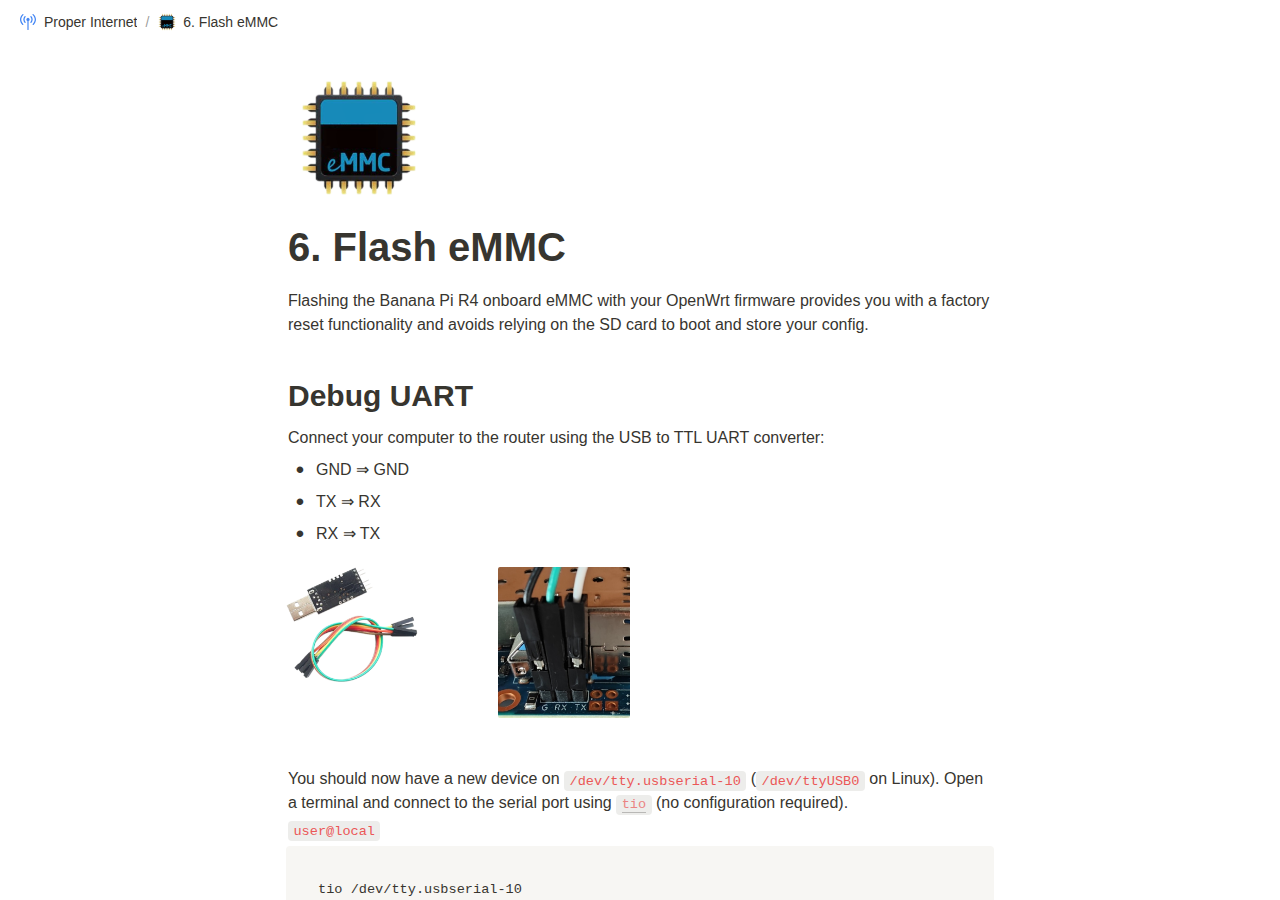
<file: 6-flash-emmc.html>
<html class="notion-html" lang="en" style="--full-viewport-height: 441px;"><head lang="en"><meta charset="utf-8"/><meta content="width=device-width,height=device-height,initial-scale=1,maximum-scale=1,user-scalable=no,viewport-fit=cover" name="viewport"/><title>6. Flash eMMC</title><noscript><meta content="0;url=https://www.notion.so/disabled-javascript.html" http-equiv="refresh"/></noscript><meta content="en_US" property="og:locale"/><link href="/image/https%3A%2F%2Fprod-files-secure.s3.us-west-2.amazonaws.com%2F6f92bf66-bad6-45d1-9aa9-c9dc757448fb%2Fd8042f6b-d523-4011-95bc-621436bcb6c0%2FRemove-bg.ai_1732627749799.png?table=block&amp;id=14a3b3f5-9a6a-8008-a097-e88677937d5d&amp;spaceId=6f92bf66-bad6-45d1-9aa9-c9dc757448fb&amp;favicon=true&amp;userId=&amp;cache=v2" rel="shortcut icon" type="image/x-icon"/><link href="/images/logo-ios.png" rel="apple-touch-icon"/><meta content="yes" name="mobile-web-app-capable"/><meta content="telephone=no" name="format-detection"/><meta content="no" name="msapplication-tap-highlight"/><link href="assets/4e8dd02ae0f74049b708c079bcd1feb979cff37d.css" media="print" rel="stylesheet"/><style>body{background:#fff}body.dark{background:#191919}@keyframes startup-shimmer-animation{0%{transform:translateX(-100%) translateZ(0)}100%{transform:translateX(100%) translateZ(0)}}@keyframes startup-shimmer-fade-in{0%{opacity:0}100%{opacity:1}}@keyframes startup-spinner-rotate{0%{transform:rotate(0) translateZ(0)}100%{transform:rotate(360deg) translateZ(0)}}#initial-loading-spinner{position:fixed;height:100vh;width:100vw;z-index:-1;display:none;align-items:center;justify-content:center;opacity:.5}#initial-loading-spinner svg{height:24px;width:24px;animation:startup-spinner-rotate 1s linear infinite;transform-origin:center center;pointer-events:none}#skeleton{background:#fff;position:fixed;height:100vh;width:100vw;z-index:-1;display:none;overflow:hidden}#initial-loading-spinner.show,#skeleton.show{display:flex}body.dark #skeleton{background:#191919}.notion-front-page #skeleton,.notion-mobile #skeleton{display:none}#skeleton-sidebar{background-color:#f7f7f5;box-shadow:inset -1px 0 0 0 rgba(0,0,0,.025);display:flex;width:240px;flex-direction:column;padding:12px 14px;overflow:hidden}body.dark #skeleton-sidebar{background-color:#202020;box-shadow:inset -1px 0 0 0 rgba(255,255,255,.05)}#skeleton.isElectron #skeleton-sidebar{padding-top:46px}#skeleton .row{display:flex;margin-bottom:11px;align-items:center}#skeleton .row.fadein{animation:1s ease-in 0s 1 normal both running startup-shimmer-fade-in}#skeleton .chevron{width:12px;height:12px;display:block;margin-right:4px;fill:rgba(227,226,224,.5)}body.dark #skeleton .chevron{fill:#2f2f2f}.startup-shimmer{background:rgba(227,226,224,.5);overflow:hidden;position:relative}body.dark .startup-shimmer{background:#2f2f2f}.startup-shimmer::before{content:"";position:absolute;height:100%;width:100%;z-index:1;animation:1s linear infinite startup-shimmer-animation;background:linear-gradient(90deg,rgba(0,0,0,0) 0,rgba(0,0,0,.03) 50%,rgba(0,0,0,0) 100%)}body.dark .startup-shimmer::before{background:linear-gradient(90deg,transparent 0,rgba(86,86,86,.1) 50%,transparent 100%)}#skeleton .icon{width:20px;height:20px;border-radius:4px}#skeleton .text{height:10px;border-radius:10px}#skeleton .draggable{-webkit-app-region:drag;position:absolute;top:0;left:0;width:100%;height:36px;display:none}#skeleton.isElectron .draggable{display:block}</style><link href="assets/0c65dea1a6e19a8f9f38461fa644c43a0fd8f3c5.css" rel="stylesheet"/><link href="assets/injection.css" rel="stylesheet"/><style>
		
		
		.assistant-grouped-edit-chat-container .assistant-grouped-edit-insert {
			background: initial !important;
			border-bottom: initial !important;
			color: rgba(55, 53, 47, 1) !important;
		}

		.assistant-grouped-edit-chat-container .assistant-grouped-edit-remove {
			background: initial !important;
			border-bottom: initial !important;
			color: rgba(199, 198, 196, 1) !important;
		}
	
	</style></head><body class="notion-body"><style id="scroll-properties"></style><div id="notion-app"><div class="notion-app-inner notion-light-theme" style='color: rgb(55, 53, 47); fill: currentcolor; line-height: 1.5; font-family: ui-sans-serif, -apple-system, BlinkMacSystemFont, "Segoe UI Variable Display", "Segoe UI", Helvetica, "Apple Color Emoji", Arial, sans-serif, "Segoe UI Emoji", "Segoe UI Symbol"; -webkit-font-smoothing: auto; background-color: white; transition: height 0.1s;'><div style="height: 100%;"><div class="notion-cursor-listener" style="width: 100vw; height: 100%; position: relative; display: flex; flex: 1 1 0%; background: white; cursor: text;"><div class="" style="order: 3; display: flex; flex-direction: column; width: 100%; overflow: hidden; isolation: auto;"><header style="background: white; max-width: 100vw; z-index: 100; user-select: none;"><div class="notion-topbar" style="width: calc(100% + 0px); max-width: 100vw; height: 44px; opacity: 1; transition: opacity 700ms, color 700ms; position: relative; left: 0px;"><div style="display: flex; justify-content: space-between; align-items: center; overflow: hidden; height: 44px; padding-left: 12px; padding-right: 10px;"><div class="notranslate shadow-cursor-breadcrumb" style="display: flex; align-items: center; line-height: 1.2; font-size: 14px; height: 100%; flex-grow: 0; margin-right: 8px; min-width: 0px;"><div class="notion-selectable notion-page-block" data-block-id="1463b3f5-9a6a-8049-966d-d1e89fc5f3c4" style="display: flex; align-items: center; min-width: 0px;"><a href="/" rel="noopener noreferrer" role="link" style="display: flex; color: rgb(55, 53, 47); text-decoration: none; user-select: none; transition: background 20ms ease-in; cursor: pointer; align-items: center; flex-shrink: 1; white-space: nowrap; height: 24px; border-radius: 6px; font-size: inherit; line-height: 1.2; min-width: 0px; padding: 2px 6px;"><div style="display: flex; align-items: center; min-width: 0px;"><div class="notion-record-icon notranslate" style="display: flex; align-items: center; justify-content: center; height: 20px; width: 20px; border-radius: 0.25em; flex-shrink: 0; margin-right: 6px; font-weight: 500;"><div><div class="" style="width: 100%; height: 100%;"><img referrerpolicy="same-origin" src="assets/05831f878a2ededcd9290018c2b9cbf820a8adf8.svg" style="display: block; object-fit: fill; border-radius: 4px; width: 17.76px; height: 17.76px; transition: opacity 100ms ease-out; padding: 1px;"/></div></div></div><div class="notranslate" style="white-space: nowrap; overflow: hidden; text-overflow: ellipsis; max-width: 160px;">Proper Internet</div></div></a></div><span style="margin-left: 2px; margin-right: 2px; color: rgba(55, 53, 47, 0.5);">/</span><div role="button" style="user-select: none; transition: background 20ms ease-in; cursor: pointer; display: inline-flex; align-items: center; flex-shrink: 1; white-space: nowrap; height: 24px; border-radius: 6px; font-size: 14px; line-height: 1.2; min-width: 0px; padding-left: 6px; padding-right: 6px; color: rgb(55, 53, 47);" tabindex="0"><div class="notion-record-icon notranslate" style="display: flex; align-items: center; justify-content: center; height: 20px; width: 20px; border-radius: 0.25em; flex-shrink: 0; margin-right: 6px;"><div><div class="" style="width: 100%; height: 100%;"><img referrerpolicy="same-origin" src="assets/0b7f55dc0eed8f11494c26f48b04228672e0b7ce.png" style="display: block; object-fit: cover; border-radius: 4px; width: 17.76px; height: 17.76px; transition: opacity 100ms ease-out;"/></div></div></div><div class="notranslate" style="white-space: nowrap; overflow: hidden; text-overflow: ellipsis; max-width: 240px;">6. Flash eMMC</div></div></div><div style="flex-grow: 1; flex-shrink: 1;"></div><div style="display: flex; justify-content: space-between; padding-left: 10px;"><div aria-disabled="true" aria-label="Close panel" class="notion-close-sidebar" role="button" style="user-select: none; transition-behavior: normal; transition-duration: 200ms; transition-timing-function: ease; transition-property: opacity; cursor: default; opacity: 0; display: inline-flex; align-items: center; justify-content: center; flex-shrink: 0; border-radius: 6px; height: 24px; width: 24px; padding: 0px; position: relative; margin-left: 10px; fill: rgba(55, 53, 47, 0.45);" tabindex="-1"><svg class="doubleChevronRight" role="graphics-symbol" style="width: 16px; height: 16px; display: block; fill: inherit; flex-shrink: 0;" viewBox="0 0 16 16"><path d="M2.25781 14.1211C2.47656 14.1211 2.66797 14.0391 2.81836 13.8887L8.14355 8.67969C8.32812 8.49512 8.41699 8.29688 8.41699 8.06445C8.41699 7.8252 8.32812 7.62012 8.14355 7.44922L2.81836 2.24023C2.66797 2.08984 2.4834 2.00781 2.25781 2.00781C1.81348 2.00781 1.46484 2.35645 1.46484 2.80078C1.46484 3.0127 1.55371 3.21777 1.7041 3.375L6.50977 8.05762L1.7041 12.7539C1.55371 12.9043 1.46484 13.1094 1.46484 13.3281C1.46484 13.7725 1.81348 14.1211 2.25781 14.1211ZM8.36914 14.1211C8.58789 14.1211 8.77246 14.0391 8.92285 13.8887L14.2549 8.67969C14.4395 8.49512 14.5283 8.29688 14.5283 8.06445C14.5283 7.8252 14.4326 7.62012 14.2549 7.44922L8.92285 2.24023C8.77246 2.08984 8.58789 2.00781 8.36914 2.00781C7.9248 2.00781 7.56934 2.35645 7.56934 2.80078C7.56934 3.0127 7.66504 3.21777 7.81543 3.375L12.6211 8.05762L7.81543 12.7539C7.66504 12.9043 7.56934 13.1094 7.56934 13.3281C7.56934 13.7725 7.9248 14.1211 8.36914 14.1211Z"></path></svg></div><div style="display: flex;"><div role="button" style="user-select: none; transition: background 20ms ease-in; cursor: pointer; display: inline-flex; align-items: center; flex-shrink: 0; white-space: nowrap; height: 28px; border-radius: 6px; font-size: 14px; line-height: 1.2; min-width: 0px; padding-left: 8px; padding-right: 8px; color: rgb(55, 53, 47);" tabindex="0"><svg class="search" role="graphics-symbol" style="width: 14px; height: 14px; display: block; fill: inherit; flex-shrink: 0;" viewBox="0 0 16 16"><path d="M.281 6.438c0-.875.164-1.696.492-2.461a6.484 6.484 0 011.375-2.032A6.237 6.237 0 016.64.078 6.2 6.2 0 019.11.57c.77.328 1.447.787 2.03 1.375a6.374 6.374 0 011.368 2.032c.333.765.5 1.586.5 2.46 0 .688-.107 1.342-.32 1.961a6.28 6.28 0 01-.868 1.696l3.563 3.578c.11.104.19.226.242.367.057.14.086.29.086.445 0 .22-.05.417-.149.594a1.122 1.122 0 01-1 .57c-.156 0-.307-.028-.453-.086a1.058 1.058 0 01-.382-.25l-3.586-3.585c-.5.333-1.047.596-1.641.789a6.089 6.089 0 01-1.86.28 6.237 6.237 0 01-2.468-.491 6.4 6.4 0 01-2.024-1.367A6.509 6.509 0 01.773 8.913a6.256 6.256 0 01-.492-2.476zm1.664 0c0 .65.12 1.26.36 1.828a4.775 4.775 0 001.015 1.5c.433.427.933.763 1.5 1.007a4.548 4.548 0 001.82.368c.652 0 1.261-.123 1.829-.368a4.747 4.747 0 002.508-2.507 4.567 4.567 0 00.367-1.829c0-.645-.123-1.252-.367-1.82a4.776 4.776 0 00-1.016-1.5A4.578 4.578 0 008.469 2.11a4.567 4.567 0 00-1.828-.367c-.646 0-1.253.123-1.82.367a4.667 4.667 0 00-1.5 1.008c-.433.432-.772.932-1.016 1.5a4.633 4.633 0 00-.36 1.82z"></path></svg></div><div role="button" style="user-select: none; transition: background 20ms ease-in; cursor: pointer; display: inline-flex; align-items: center; flex-shrink: 0; white-space: nowrap; height: 28px; border-radius: 6px; font-size: 14px; line-height: 1.2; min-width: 0px; padding-left: 8px; padding-right: 8px; color: rgb(55, 53, 47);" tabindex="0"><svg class="duplicate" role="graphics-symbol" style="width: 15px; height: 15px; display: block; fill: inherit; flex-shrink: 0;" viewBox="0 0 16 16"><path d="M2.83887 12.1523H4.00098V13.1846C4.00098 14.6406 4.75977 15.3994 6.24316 15.3994H13.1611C14.6377 15.3994 15.4033 14.6406 15.4033 13.1846V6.21191C15.4033 4.75586 14.6377 3.99707 13.1611 3.99707H11.999V2.96484C11.999 1.50879 11.2334 0.75 9.75684 0.75H2.83887C1.3623 0.75 0.59668 1.50195 0.59668 2.96484V9.93066C0.59668 11.3936 1.3623 12.1523 2.83887 12.1523ZM2.9209 10.8125C2.28516 10.8125 1.93652 10.4844 1.93652 9.82129V3.08105C1.93652 2.41797 2.28516 2.08301 2.9209 2.08301H9.68164C10.3105 2.08301 10.666 2.41797 10.666 3.08105V3.99707H6.24316C4.75977 3.99707 4.00098 4.75586 4.00098 6.21191V10.8125H2.9209ZM6.31836 14.0596C5.68262 14.0596 5.34082 13.7314 5.34082 13.0684V6.32812C5.34082 5.66504 5.68262 5.33691 6.31836 5.33691H13.0791C13.708 5.33691 14.0635 5.66504 14.0635 6.32812V13.0684C14.0635 13.7314 13.708 14.0596 13.0791 14.0596H6.31836Z"></path></svg></div><div aria-label="More actions" role="button" style="user-select: none; transition: background 20ms ease-in; cursor: pointer; display: flex; align-items: center; justify-content: center; width: 32px; height: 28px; border-radius: 4px;" tabindex="0"><svg class="ellipsis" role="graphics-symbol" style="width: 18px; height: 18px; display: block; fill: inherit; flex-shrink: 0;" viewBox="0 0 16 16"><path d="M2.887 9.014c.273 0 .52-.064.738-.192.219-.132.394-.307.526-.526.133-.219.199-.46.199-.725 0-.405-.142-.747-.424-1.025a1.41 1.41 0 00-1.04-.417c-.264 0-.505.066-.724.198a1.412 1.412 0 00-.718 1.244c0 .265.064.506.192.725.132.219.307.394.526.526.219.128.46.192.725.192zm5.113 0a1.412 1.412 0 001.244-.718c.132-.219.198-.46.198-.725 0-.405-.14-.747-.423-1.025A1.386 1.386 0 008 6.129c-.264 0-.506.066-.725.198a1.412 1.412 0 00-.718 1.244c0 .265.064.506.192.725.132.219.308.394.526.526.22.128.46.192.725.192zm5.106 0c.265 0 .506-.064.725-.192.219-.132.394-.307.526-.526.133-.219.199-.46.199-.725 0-.405-.142-.747-.424-1.025a1.394 1.394 0 00-1.026-.417 1.474 1.474 0 00-1.265.718c-.127.218-.19.46-.19.724 0 .265.063.506.19.725.133.219.308.394.527.526.223.128.47.192.738.192z"></path></svg></div><div role="button" style="user-select: none; transition: background 20ms ease-in; cursor: pointer; display: inline-flex; align-items: center; justify-content: center; white-space: nowrap; border-radius: 6px; height: 32px; padding: 0px 10px; font-size: 14px; line-height: 1.2; border: 1px solid rgba(55, 53, 47, 0.16); margin-left: 8px;" tabindex="0">Made with<svg class="notionLogo" role="graphics-symbol" style="width: 14px; height: 14px; display: block; fill: inherit; flex-shrink: 0; margin-left: 6px;" viewBox="0 0 120 126"><path d="M 20.6927 21.9315C 24.5836 25.0924 26.0432 24.8512 33.3492 24.3638L 102.228 20.2279C 103.689 20.2279 102.474 18.7705 101.987 18.5283L 90.5477 10.2586C 88.3558 8.55699 85.4356 6.60818 79.8387 7.09563L 13.1433 11.9602C 10.711 12.2014 10.2251 13.4175 11.1939 14.3924L 20.6927 21.9315ZM 24.8281 37.9835L 24.8281 110.456C 24.8281 114.351 26.7745 115.808 31.1553 115.567L 106.853 111.187C 111.236 110.946 111.724 108.267 111.724 105.103L 111.724 33.1169C 111.724 29.958 110.509 28.2544 107.826 28.4976L 28.721 33.1169C 25.8018 33.3622 24.8281 34.8225 24.8281 37.9835ZM 99.5567 41.8711C 100.042 44.0622 99.5567 46.2512 97.3618 46.4974L 93.7143 47.2241L 93.7143 100.728C 90.5477 102.43 87.6275 103.403 85.1942 103.403C 81.2983 103.403 80.3226 102.186 77.4044 98.54L 53.5471 61.087L 53.5471 97.3239L 61.0964 99.0275C 61.0964 99.0275 61.0964 103.403 55.0057 103.403L 38.2148 104.377C 37.727 103.403 38.2148 100.973 39.9179 100.486L 44.2996 99.2717L 44.2996 51.36L 38.2158 50.8725C 37.728 48.6815 38.9431 45.5225 42.3532 45.2773L 60.3661 44.0631L 85.1942 82.0036L 85.1942 48.4402L 78.864 47.7136C 78.3781 45.0351 80.3226 43.0902 82.7569 42.849L 99.5567 41.8711ZM 7.5434 5.39404L 76.9175 0.285276C 85.4366 -0.445402 87.6285 0.0440428 92.983 3.93368L 115.128 19.4982C 118.782 22.1747 120 22.9034 120 25.8211L 120 111.187C 120 116.537 118.051 119.701 111.237 120.185L 30.6734 125.05C 25.5584 125.294 23.124 124.565 20.4453 121.158L 4.13735 99.9994C 1.21516 96.1048 0 93.191 0 89.7819L 0 13.903C 0 9.5279 1.94945 5.8785 7.5434 5.39404Z"></path></svg></div></div></div></div></div><div style="width: calc(100% + 0px); user-select: none;"></div></header><main class="notion-frame" style="flex-grow: 0; flex-shrink: 1; display: flex; flex-direction: column; background: white; z-index: 1; height: calc(-44px + 100vh); max-height: 100%; position: relative; width: 780px; transform: translateX(0px); transition-duration: 200ms; transition-timing-function: ease; transition-property: width, transform;"><div style="display: contents;"><div class="notion-scroller vertical" style="z-index: 1; display: flex; flex-direction: column; flex-grow: 1; position: relative; align-items: center; margin-right: 0px; margin-bottom: 0px; overflow: hidden auto;"><div class="sticky-portal-target" data-sticky-stack-name="default" style="position: sticky; z-index: 999; width: 100%; top: 0px; left: 0px; height: 0px; flex: 0 1 0%;"></div><div style="position: absolute; top: 0px; left: 0px; z-index: 99;"><div class="notion-selectable-hover-menu-item"></div></div><div aria-disabled="true" aria-label="Start typing to edit text" aria-multiline="true" class="whenContentEditable" data-content-editable-root="true" role="textbox" style="caret-color: rgb(55, 53, 47); width: 100%; display: flex; flex-direction: column; position: relative; align-items: center; flex-grow: 1; --whenContentEditable--WebkitUserModify: read-write-plaintext-only;"><span data-content-editable-root-tiny-selection-trap="true" style="height: 1px; width: 1px; caret-color: transparent; margin-top: -1px;"></span><div class="layout" style="padding-bottom: 30vh; transform: translateX(0px); transition-duration: 200ms; transition-timing-function: ease; transition-property: transform;"><div class="pseudoSelection" contenteditable="false" data-content-editable-void="true" style="user-select: none; --pseudoSelection--background: transparent; display: contents;"><div class="layout-margin-right" style="width: calc(100% + 0px); grid-row: 1 / -1; padding-left: 0px; position: sticky; top: 0px; right: 0px; z-index: 80; transition: opacity 0.2s; opacity: 1; visibility: visible; pointer-events: none;"><div style="width: 100%; height: 0px;"></div><div class="hide-scrollbar ignore-scrolling-container notion-floating-table-of-contents" style="position: absolute; top: 0px; width: calc(100% + 0px); height: calc(-44px + 100vh); display: flex; flex-direction: column; pointer-events: none;"><div style="display: flex;"><div contenteditable="false" data-content-editable-void="true" style="width: 100%;"><div style="max-height: 51px; margin-bottom: 60px; pointer-events: auto;"><div style="max-height: 51px; display: flex; flex-direction: row; position: absolute; top: 266px; right: 0px; overflow-y: hidden; opacity: 1;"><div style="width: 56px; display: flex; flex-direction: column; justify-content: center; padding-bottom: 12px; padding-right: 8px;"><div style="display: flex; flex-direction: column; gap: 12px; padding-left: 20px; padding-bottom: 12px; height: 100%;"><div><div style="background-color: rgb(50, 48, 44); height: 2px; width: 16px; transition: background 0.2s, box-shadow 0.2s; box-shadow: none; border-radius: 2px; margin-left: 0px;"></div></div><div><div style="background-color: rgb(227, 226, 224); height: 2px; width: 16px; transition: background 0.2s, box-shadow 0.2s; box-shadow: none; border-radius: 2px; margin-left: 0px;"></div></div><div><div style="background-color: rgb(227, 226, 224); height: 2px; width: 16px; transition: background 0.2s, box-shadow 0.2s; box-shadow: none; border-radius: 2px; margin-left: 0px;"></div></div></div></div></div></div></div></div></div></div></div><div class="layout-full" style="isolation: isolate;"><div class="pseudoSelection" contenteditable="false" data-content-editable-void="true" style="user-select: none; --pseudoSelection--background: transparent; width: 100%; display: flex; flex-direction: column; align-items: center; flex-shrink: 0; flex-grow: 0; z-index: 2; transform: translateX(0px); transition-duration: 200ms; transition-timing-function: ease; transition-property: transform;"></div></div><div class="layout-content" style="margin-bottom: 0px; padding-bottom: 0px;"><div style="width: 100%; display: flex; flex-direction: column; align-items: center; flex-shrink: 0; flex-grow: 0;"><div style="max-width: 100%; padding-left: calc(0px + env(safe-area-inset-left)); width: 100%;"><div class="pseudoSelection" contenteditable="false" data-content-editable-void="true" style="user-select: none; --pseudoSelection--background: transparent; pointer-events: none;"><div style="display: flow-root; pointer-events: auto;"><div class="notion-record-icon notranslate" style="display: flex; align-items: center; justify-content: center; height: 140px; width: 140px; border-radius: 0.25em; flex-shrink: 0; position: relative; z-index: 1; margin-left: 3px; margin-bottom: 0px; margin-top: 96px; pointer-events: auto;"><div><div class="" style="width: 100%; height: 100%;"><img alt="Page icon" referrerpolicy="same-origin" src="assets/b86a99553513a0071b2d2298ea6945bf70b139fa.png" style="display: block; object-fit: cover; border-radius: 4px; width: 124.32px; height: 124.32px; transition: opacity 100ms ease-out;"/></div></div></div></div><div><div class="notion-page-controls" style='display: flex; justify-content: flex-start; flex-wrap: wrap; padding-top: 8px; padding-bottom: 4px; margin-left: -1px; color: rgba(55, 53, 47, 0.5); font-family: ui-sans-serif, -apple-system, BlinkMacSystemFont, "Segoe UI Variable Display", "Segoe UI", Helvetica, "Apple Color Emoji", Arial, sans-serif, "Segoe UI Emoji", "Segoe UI Symbol"; pointer-events: auto;'></div></div></div><div style="padding-right: calc(0px + env(safe-area-inset-right));"><div><div class="notion-selectable notion-page-block" data-block-id="14a3b3f5-9a6a-8008-a097-e88677937d5d" style='color: rgb(55, 53, 47); font-weight: 700; line-height: 1.2; font-size: 40px; font-family: ui-sans-serif, -apple-system, BlinkMacSystemFont, "Segoe UI Variable Display", "Segoe UI", Helvetica, "Apple Color Emoji", Arial, sans-serif, "Segoe UI Emoji", "Segoe UI Symbol"; cursor: text; display: flex; align-items: center;'><h1 contenteditable="false" data-content-editable-leaf="true" placeholder="New page" spellcheck="true" style="max-width: 100%; width: 100%; white-space: pre-wrap; word-break: break-word; caret-color: rgb(55, 53, 47); padding-top: 3px; padding-left: 2px; padding-right: 2px; font-size: 1em; font-weight: inherit; margin: 0px;">6. Flash eMMC</h1></div><div style="margin-left: 4px;"></div></div></div></div></div></div><div class="layout-content" style="min-height: 170px; padding-top: 5px;"><div class="notion-page-content" style="flex-shrink: 0; flex-grow: 1; max-width: 100%; display: flex; align-items: flex-start; flex-direction: column; font-size: 16px; line-height: 1.5; width: 100%; z-index: 4; padding: 8px 0px 0px;"><div class="notion-selectable notion-text-block" data-block-id="14a3b3f5-9a6a-80fb-aa1a-c13ec429bafd" style="width: 100%; max-width: 588px; margin-top: 2px; margin-bottom: 1px;"><div style="color: inherit; fill: inherit;"><div style="display: flex;"><div contenteditable="false" data-content-editable-leaf="true" placeholder=" " spellcheck="true" style="max-width: 100%; width: 100%; white-space: pre-wrap; word-break: break-word; caret-color: rgb(55, 53, 47); padding: 3px 2px;">Flashing the Banana Pi R4 onboard eMMC with your OpenWrt firmware provides you with a factory reset functionality and avoids relying on the SD card to boot and store your config.</div><div style="position: relative; left: 0px;"></div></div></div></div><div class="notion-selectable notion-header-block" data-block-id="14a3b3f5-9a6a-806b-99b8-d4194dbac50b" style="width: 100%; max-width: 588px; margin-top: 2em; margin-bottom: 4px;"><div style="display: flex; width: 100%; color: inherit; fill: inherit;"><h2 contenteditable="false" data-content-editable-leaf="true" placeholder="Heading 1" spellcheck="true" style='max-width: 100%; width: 100%; white-space: pre-wrap; word-break: break-word; caret-color: rgb(55, 53, 47); padding: 3px 2px; font-family: ui-sans-serif, -apple-system, BlinkMacSystemFont, "Segoe UI Variable Display", "Segoe UI", Helvetica, "Apple Color Emoji", Arial, sans-serif, "Segoe UI Emoji", "Segoe UI Symbol"; font-weight: 600; font-size: 1.875em; line-height: 1.3; margin: 0px;'>Debug UART</h2><div style="position: relative; left: 0px;"></div></div></div><div class="notion-selectable notion-text-block" data-block-id="14a3b3f5-9a6a-807e-b5f6-d9f316d2ee79" style="width: 100%; max-width: 588px; margin-top: 1px; margin-bottom: 1px;"><div style="color: inherit; fill: inherit;"><div style="display: flex;"><div contenteditable="false" data-content-editable-leaf="true" placeholder=" " spellcheck="true" style="max-width: 100%; width: 100%; white-space: pre-wrap; word-break: break-word; caret-color: rgb(55, 53, 47); padding: 3px 2px;">Connect your computer to the router using the USB to TTL UART converter:</div><div style="position: relative; left: 0px;"></div></div></div></div><div class="notion-selectable notion-bulleted_list-block" data-block-id="14a3b3f5-9a6a-802b-bfde-c241fe564d8c" style="width: 100%; max-width: 588px; margin-top: 1px; margin-bottom: 1px;"><div style="display: flex; align-items: flex-start; width: 100%; padding-left: 2px; color: inherit; fill: inherit;"><div class="pseudoSelection" contenteditable="false" data-content-editable-void="true" data-text-edit-side="start" style="user-select: none; --pseudoSelection--background: transparent; margin-right: 2px; width: 24px; display: flex; align-items: center; justify-content: center; flex-grow: 0; flex-shrink: 0; min-height: calc(1.5em + 6px);"><div class="pseudoBefore" style='font-size: 1.5em; line-height: 1; margin-bottom: 0px; --pseudoBefore--fontFamily: Arial; --pseudoBefore--content: "•";'></div></div><div style="flex: 1 1 0px; min-width: 1px; display: flex; flex-direction: column;"><div style="display: flex;"><div contenteditable="false" data-content-editable-leaf="true" placeholder="List" spellcheck="true" style="max-width: 100%; width: 100%; white-space: pre-wrap; word-break: break-word; caret-color: rgb(55, 53, 47); padding: 3px 2px; text-align: start;">GND ⇒ GND</div><div style="position: relative; left: 0px;"></div></div></div></div></div><div class="notion-selectable notion-bulleted_list-block" data-block-id="14a3b3f5-9a6a-808d-ba21-ebf3758fbe45" style="width: 100%; max-width: 588px; margin-top: 1px; margin-bottom: 1px;"><div style="display: flex; align-items: flex-start; width: 100%; padding-left: 2px; color: inherit; fill: inherit;"><div class="pseudoSelection" contenteditable="false" data-content-editable-void="true" data-text-edit-side="start" style="user-select: none; --pseudoSelection--background: transparent; margin-right: 2px; width: 24px; display: flex; align-items: center; justify-content: center; flex-grow: 0; flex-shrink: 0; min-height: calc(1.5em + 6px);"><div class="pseudoBefore" style='font-size: 1.5em; line-height: 1; margin-bottom: 0px; --pseudoBefore--fontFamily: Arial; --pseudoBefore--content: "•";'></div></div><div style="flex: 1 1 0px; min-width: 1px; display: flex; flex-direction: column;"><div style="display: flex;"><div contenteditable="false" data-content-editable-leaf="true" placeholder="List" spellcheck="true" style="max-width: 100%; width: 100%; white-space: pre-wrap; word-break: break-word; caret-color: rgb(55, 53, 47); padding: 3px 2px; text-align: start;">TX ⇒ RX</div><div style="position: relative; left: 0px;"></div></div></div></div></div><div class="notion-selectable notion-bulleted_list-block" data-block-id="14a3b3f5-9a6a-8041-be20-c9cfa8055ce5" style="width: 100%; max-width: 588px; margin-top: 1px; margin-bottom: 1px;"><div style="display: flex; align-items: flex-start; width: 100%; padding-left: 2px; color: inherit; fill: inherit;"><div class="pseudoSelection" contenteditable="false" data-content-editable-void="true" data-text-edit-side="start" style="user-select: none; --pseudoSelection--background: transparent; margin-right: 2px; width: 24px; display: flex; align-items: center; justify-content: center; flex-grow: 0; flex-shrink: 0; min-height: calc(1.5em + 6px);"><div class="pseudoBefore" style='font-size: 1.5em; line-height: 1; margin-bottom: 0px; --pseudoBefore--fontFamily: Arial; --pseudoBefore--content: "•";'></div></div><div style="flex: 1 1 0px; min-width: 1px; display: flex; flex-direction: column;"><div style="display: flex;"><div contenteditable="false" data-content-editable-leaf="true" placeholder="List" spellcheck="true" style="max-width: 100%; width: 100%; white-space: pre-wrap; word-break: break-word; caret-color: rgb(55, 53, 47); padding: 3px 2px; text-align: start;">RX ⇒ TX</div><div style="position: relative; left: 0px;"></div></div></div></div></div><div class="notion-selectable notion-column_list-block" data-block-id="14a3b3f5-9a6a-80ba-9812-c8e911fc4686" style="width: 100%; max-width: 588px; align-self: center; margin-top: 1px; margin-bottom: 1px;"><div style="display: flex;"><div style="padding-top: 12px; padding-bottom: 12px; flex-grow: 0; flex-shrink: 0; width: calc(25% - 11.5px);"><div class="notion-selectable notion-column-block" data-block-id="14a3b3f5-9a6a-808f-a408-d343262dc0a9" style="display: flex; flex-direction: column;"><div class="notion-selectable notion-image-block" data-block-id="14a3b3f5-9a6a-807b-ae6e-cc535fade4a4" style="width: 100%; max-width: 100%; align-self: flex-start; margin-top: 4px; margin-bottom: 0px;"><div><div contenteditable="false" data-content-editable-void="true"><div aria-labelledby=":r4:" role="figure"><div style="display: flex; width: fit-content;"><div class="notion-cursor-default" style="position: relative; overflow: hidden; flex-grow: 1;"><div style="position: relative;"><div><div class="" style="width: 100%; height: 100%;"><img alt="" loading="lazy" referrerpolicy="same-origin" src="assets/93fcfb84c81e8926fda68aafa46d9e6a9ac00263.png" style="display: block; object-fit: cover; border-radius: 2px; height: 115.451px; pointer-events: auto; width: 100%; max-height: 115.451px;"/></div></div></div><div style='position: absolute; top: 4px; right: 4px; border-radius: 4px; color: white; fill: white; font-size: 11.5px; background: rgba(0, 0, 0, 0.6); display: flex; white-space: nowrap; align-items: center; height: 26px; max-width: calc(100% - 16px); overflow: hidden; pointer-events: none; opacity: 0; transition: opacity 200ms ease-in-out; font-family: ui-sans-serif, -apple-system, BlinkMacSystemFont, "Segoe UI Variable Display", "Segoe UI", Helvetica, "Apple Color Emoji", Arial, sans-serif, "Segoe UI Emoji", "Segoe UI Symbol"; z-index: 2;'><div role="button" style="user-select: none; transition: opacity 200ms ease-in; cursor: pointer; display: flex; align-items: center; justify-content: center; flex-shrink: 0; width: 26px; height: 26px; fill: rgba(55, 53, 47, 0.45);" tabindex="0"><svg class="ellipsis" role="graphics-symbol" style="width: 16px; height: 16px; display: block; fill: white; flex-shrink: 0;" viewBox="0 0 16 16"><path d="M2.887 9.014c.273 0 .52-.064.738-.192.219-.132.394-.307.526-.526.133-.219.199-.46.199-.725 0-.405-.142-.747-.424-1.025a1.41 1.41 0 00-1.04-.417c-.264 0-.505.066-.724.198a1.412 1.412 0 00-.718 1.244c0 .265.064.506.192.725.132.219.307.394.526.526.219.128.46.192.725.192zm5.113 0a1.412 1.412 0 001.244-.718c.132-.219.198-.46.198-.725 0-.405-.14-.747-.423-1.025A1.386 1.386 0 008 6.129c-.264 0-.506.066-.725.198a1.412 1.412 0 00-.718 1.244c0 .265.064.506.192.725.132.219.308.394.526.526.22.128.46.192.725.192zm5.106 0c.265 0 .506-.064.725-.192.219-.132.394-.307.526-.526.133-.219.199-.46.199-.725 0-.405-.142-.747-.424-1.025a1.394 1.394 0 00-1.026-.417 1.474 1.474 0 00-1.265.718c-.127.218-.19.46-.19.724 0 .265.063.506.19.725.133.219.308.394.527.526.223.128.47.192.738.192z"></path></svg></div></div><div style="left: 0px; top: 0px; width: 100%; height: 100%; background: rgba(0, 0, 0, 0.3); pointer-events: none; opacity: 0; position: absolute; transition: opacity 100ms ease-in-out;"></div><div style="left: 0px; bottom: 0px; width: 100%; height: 88px; background: linear-gradient(360deg, rgba(0, 0, 0, 0.6) 0%, rgba(0, 0, 0, 0.18) 50%, rgba(0, 0, 0, 0.09) 65%, rgba(0, 0, 0, 0.043) 75%, rgba(0, 0, 0, 0.024) 82.85%, rgba(0, 0, 0, 0.01) 88%, rgba(0, 0, 0, 0) 100%); pointer-events: none; opacity: 0; transition: opacity 200ms ease-in-out; position: absolute;"><div style="display: flex; flex-direction: row; justify-content: start; align-items: center; position: absolute; opacity: 0; left: 12px; bottom: 8px; cursor: pointer; pointer-events: auto;"><a rel="noopener noreferrer" style="display: block; color: inherit; text-decoration: none; user-select: none; cursor: pointer;" target="_blank"><div style="display: flex; flex-direction: row; align-items: center; height: 24px;"><div style="padding-right: 4px;"><svg class="alias" role="graphics-symbol" style="width: 14px; height: 14px; display: block; fill: white; flex-shrink: 0;" viewBox="0 0 16 16"><path d="M13.1475 10.5869V3.72363C13.1475 3.25195 12.833 2.93066 12.3477 2.93066H5.48438C5.02637 2.93066 4.70508 3.27246 4.70508 3.67578C4.70508 4.07227 5.05371 4.40039 5.46387 4.40039H7.89746L10.8438 4.30469L9.59961 5.39844L3.08496 11.9199C2.92773 12.0771 2.8457 12.2686 2.8457 12.46C2.8457 12.8564 3.20801 13.2256 3.61816 13.2256C3.80957 13.2256 3.99414 13.1504 4.15137 12.9932L10.6729 6.47168L11.7803 5.22754L11.6641 8.05762V10.6074C11.6641 11.0176 11.9922 11.373 12.4023 11.373C12.8057 11.373 13.1475 11.0312 13.1475 10.5869Z"></path></svg></div></div></a></div></div><div style="position: absolute; bottom: 8px; right: 8px; background: rgba(0, 0, 0, 0.6); border-radius: 4px; opacity: 0; transition: opacity 200ms ease-in-out; overflow: hidden;"><div aria-disabled="true" aria-label="Click to view alt text" class="altTextBlockButton" role="button" style="user-select: none; transition: background 20ms ease-in; cursor: default; padding: 4px 6px; font-size: 12px; font-weight: 500; letter-spacing: 0.2px; color: white;" tabindex="-1">ALT</div></div></div><div></div></div></div></div></div></div></div></div><div style="position: relative; width: 46px; flex-grow: 0; flex-shrink: 0; transition: opacity 200ms ease-out; opacity: 0;"></div><div style="padding-top: 12px; padding-bottom: 12px; flex-grow: 0; flex-shrink: 0; width: calc(75% - 34.5px);"><div class="notion-selectable notion-column-block" data-block-id="14a3b3f5-9a6a-8036-9d29-ea985b3ca015" style="display: flex; flex-direction: column;"><div class="notion-selectable notion-image-block" data-block-id="14a3b3f5-9a6a-8020-be18-c8b7b3eff42e" style="width: 132px; max-width: 100%; align-self: flex-start; margin-top: 4px; margin-bottom: 0px;"><div><div contenteditable="false" data-content-editable-void="true"><div aria-labelledby=":r5:" role="figure"><div style="display: flex; width: fit-content;"><div class="notion-cursor-default" style="position: relative; overflow: hidden; flex-grow: 1;"><div style="position: relative;"><div><div class="" style="width: 100%; height: 100%;"><img alt="" loading="lazy" referrerpolicy="same-origin" src="assets/3f5d08ef4e76c682c52ddc1339ad335d1a672567.png" style="display: block; object-fit: cover; border-radius: 2px; height: 151.372px; pointer-events: auto; width: 100%; max-height: 151.372px;"/></div></div></div><div style='position: absolute; top: 4px; right: 4px; border-radius: 4px; color: white; fill: white; font-size: 11.5px; background: rgba(0, 0, 0, 0.6); display: flex; white-space: nowrap; align-items: center; height: 26px; max-width: calc(100% - 16px); overflow: hidden; pointer-events: none; opacity: 0; transition: opacity 200ms ease-in-out; font-family: ui-sans-serif, -apple-system, BlinkMacSystemFont, "Segoe UI Variable Display", "Segoe UI", Helvetica, "Apple Color Emoji", Arial, sans-serif, "Segoe UI Emoji", "Segoe UI Symbol"; z-index: 2;'><div role="button" style="user-select: none; transition: opacity 200ms ease-in; cursor: pointer; display: flex; align-items: center; justify-content: center; flex-shrink: 0; width: 26px; height: 26px; fill: rgba(55, 53, 47, 0.45);" tabindex="0"><svg class="ellipsis" role="graphics-symbol" style="width: 16px; height: 16px; display: block; fill: white; flex-shrink: 0;" viewBox="0 0 16 16"><path d="M2.887 9.014c.273 0 .52-.064.738-.192.219-.132.394-.307.526-.526.133-.219.199-.46.199-.725 0-.405-.142-.747-.424-1.025a1.41 1.41 0 00-1.04-.417c-.264 0-.505.066-.724.198a1.412 1.412 0 00-.718 1.244c0 .265.064.506.192.725.132.219.307.394.526.526.219.128.46.192.725.192zm5.113 0a1.412 1.412 0 001.244-.718c.132-.219.198-.46.198-.725 0-.405-.14-.747-.423-1.025A1.386 1.386 0 008 6.129c-.264 0-.506.066-.725.198a1.412 1.412 0 00-.718 1.244c0 .265.064.506.192.725.132.219.308.394.526.526.22.128.46.192.725.192zm5.106 0c.265 0 .506-.064.725-.192.219-.132.394-.307.526-.526.133-.219.199-.46.199-.725 0-.405-.142-.747-.424-1.025a1.394 1.394 0 00-1.026-.417 1.474 1.474 0 00-1.265.718c-.127.218-.19.46-.19.724 0 .265.063.506.19.725.133.219.308.394.527.526.223.128.47.192.738.192z"></path></svg></div></div><div style="left: 0px; top: 0px; width: 100%; height: 100%; background: rgba(0, 0, 0, 0.3); pointer-events: none; opacity: 0; position: absolute; transition: opacity 100ms ease-in-out;"></div><div style="left: 0px; bottom: 0px; width: 100%; height: 88px; background: linear-gradient(360deg, rgba(0, 0, 0, 0.6) 0%, rgba(0, 0, 0, 0.18) 50%, rgba(0, 0, 0, 0.09) 65%, rgba(0, 0, 0, 0.043) 75%, rgba(0, 0, 0, 0.024) 82.85%, rgba(0, 0, 0, 0.01) 88%, rgba(0, 0, 0, 0) 100%); pointer-events: none; opacity: 0; transition: opacity 200ms ease-in-out; position: absolute;"><div style="display: flex; flex-direction: row; justify-content: start; align-items: center; position: absolute; opacity: 0; left: 12px; bottom: 8px; cursor: pointer; pointer-events: auto;"><a rel="noopener noreferrer" style="display: block; color: inherit; text-decoration: none; user-select: none; cursor: pointer;" target="_blank"><div style="display: flex; flex-direction: row; align-items: center; height: 24px;"><div style="padding-right: 4px;"><svg class="alias" role="graphics-symbol" style="width: 14px; height: 14px; display: block; fill: white; flex-shrink: 0;" viewBox="0 0 16 16"><path d="M13.1475 10.5869V3.72363C13.1475 3.25195 12.833 2.93066 12.3477 2.93066H5.48438C5.02637 2.93066 4.70508 3.27246 4.70508 3.67578C4.70508 4.07227 5.05371 4.40039 5.46387 4.40039H7.89746L10.8438 4.30469L9.59961 5.39844L3.08496 11.9199C2.92773 12.0771 2.8457 12.2686 2.8457 12.46C2.8457 12.8564 3.20801 13.2256 3.61816 13.2256C3.80957 13.2256 3.99414 13.1504 4.15137 12.9932L10.6729 6.47168L11.7803 5.22754L11.6641 8.05762V10.6074C11.6641 11.0176 11.9922 11.373 12.4023 11.373C12.8057 11.373 13.1475 11.0312 13.1475 10.5869Z"></path></svg></div></div></a></div></div><div style="position: absolute; bottom: 8px; right: 8px; background: rgba(0, 0, 0, 0.6); border-radius: 4px; opacity: 0; transition: opacity 200ms ease-in-out; overflow: hidden;"><div aria-disabled="true" aria-label="Click to view alt text" class="altTextBlockButton" role="button" style="user-select: none; transition: background 20ms ease-in; cursor: default; padding: 4px 6px; font-size: 12px; font-weight: 500; letter-spacing: 0.2px; color: white;" tabindex="-1">ALT</div></div></div><div></div></div></div></div></div></div></div></div></div></div><div class="notion-selectable notion-text-block" data-block-id="14a3b3f5-9a6a-8080-ad79-cec3428c760c" style="width: 100%; max-width: 588px; margin-top: 1px; margin-bottom: 1px;"><div style="color: inherit; fill: inherit;"><div style="display: flex;"><div contenteditable="false" data-content-editable-leaf="true" placeholder=" " spellcheck="true" style="max-width: 100%; width: 100%; white-space: pre-wrap; word-break: break-word; caret-color: rgb(55, 53, 47); padding: 3px 2px; min-height: 1em; color: rgb(55, 53, 47); -webkit-text-fill-color: rgba(55, 53, 47, 0.5);"></div><div style="position: relative; left: 0px;"></div></div></div></div><div class="notion-selectable notion-text-block" data-block-id="14a3b3f5-9a6a-8071-8d3f-f53ed9d6abfb" style="width: 100%; max-width: 588px; margin-top: 1px; margin-bottom: 1px;"><div style="color: inherit; fill: inherit;"><div style="display: flex;"><div contenteditable="false" data-content-editable-leaf="true" placeholder=" " spellcheck="true" style="max-width: 100%; width: 100%; white-space: pre-wrap; word-break: break-word; caret-color: rgb(55, 53, 47); padding: 3px 2px;">You should now have a new device on <span class="notion-enable-hover" data-token-index="1" spellcheck="false" style='font-family:"SFMono-Regular", Menlo, Consolas, "PT Mono", "Liberation Mono", Courier, monospace;line-height:normal;background:rgba(135,131,120,.15);color:#EB5757;border-radius:4px;font-size:85%;padding:0.2em 0.4em'>/dev/tty.usbserial-10</span> (<span class="notion-enable-hover" data-token-index="3" spellcheck="false" style='font-family:"SFMono-Regular", Menlo, Consolas, "PT Mono", "Liberation Mono", Courier, monospace;line-height:normal;background:rgba(135,131,120,.15);color:#EB5757;border-radius:4px;font-size:85%;padding:0.2em 0.4em'>/dev/ttyUSB0</span> on Linux). Open a terminal and connect to the serial port using <a class="notion-link-token notion-focusable-token notion-enable-hover" data-token-index="5" href="https://github.com/tio/tio?tab=readme-ov-file#4-installation" rel="noopener noreferrer" style='cursor:pointer;color:#EB5757;word-wrap:break-word;font-family:"SFMono-Regular", Menlo, Consolas, "PT Mono", "Liberation Mono", Courier, monospace;line-height:normal;background:rgba(135,131,120,.15);border-radius:4px;font-size:85%;padding:0.2em 0.4em;text-decoration:inherit' tabindex="0" target="_blank"><span class="link-annotation-14a3b3f5-9a6a-8071-8d3f-f53ed9d6abfb-2128019559" style="border-bottom:0.05em solid;border-color:rgba(55,53,47,.4);opacity:0.7">tio</span></a> (no configuration required).</div><div style="position: relative; left: 0px;"></div></div></div></div><div class="notion-selectable notion-text-block" data-block-id="14a3b3f5-9a6a-8091-8e4a-caf40ee511e8" style="width: 100%; max-width: 588px; margin-top: 1px; margin-bottom: 1px;"><div style="color: inherit; fill: inherit;"><div style="display: flex;"><div contenteditable="false" data-content-editable-leaf="true" placeholder=" " spellcheck="true" style="max-width: 100%; width: 100%; white-space: pre-wrap; word-break: break-word; caret-color: rgb(55, 53, 47); padding: 3px 2px;"><span class="notion-enable-hover" data-token-index="0" spellcheck="false" style='font-family:"SFMono-Regular", Menlo, Consolas, "PT Mono", "Liberation Mono", Courier, monospace;line-height:normal;background:rgba(135,131,120,.15);color:#EB5757;border-radius:4px;font-size:85%;padding:0.2em 0.4em'>user@local</span></div><div style="position: relative; left: 0px;"></div></div></div></div><div class="notion-selectable notion-code-block" data-block-id="14a3b3f5-9a6a-80e9-ac73-caf11ee8a56e" style="width: 100%; max-width: 588px; margin-top: 4px; margin-bottom: 4px;"><div style="display: flex;"><div aria-labelledby=":r6:" contenteditable="false" data-content-editable-void="true" role="figure" style="flex-grow: 1; border-radius: 4px; text-align: left; position: relative; background: rgb(247, 246, 243); min-width: 0px; width: 100%;"><div style="position: absolute; top: 8px; left: 8px; z-index: 1; color: rgba(55, 53, 47, 0.65); display: flex; align-items: center; justify-content: flex-end; opacity: 0; transition: opacity 300ms ease-in;"><div aria-disabled="true" role="button" style="user-select: none; transition: background 20ms ease-in; cursor: default; display: inline-flex; align-items: center; white-space: nowrap; height: 20px; border-radius: 4px; font-size: 12px; line-height: 1.2; padding-left: 5px; padding-right: 5px; color: rgba(55, 53, 47, 0.65); margin-right: 5px;" tabindex="-1">Bash</div></div><div style="position: absolute; top: 3px; right: 1px; z-index: 1; color: rgba(55, 53, 47, 0.65); display: flex; align-items: center; justify-content: flex-end; height: 25px; font-size: 11.5px; opacity: 0; transition: opacity 300ms ease-in;"><div style="color: rgba(55, 53, 47, 0.65); display: flex; align-items: center; justify-content: center; font-size: 12px; margin-top: 4px; margin-right: 4px;"><div role="button" style="user-select: none; transition: background 20ms ease-in; cursor: pointer; display: inline-flex; align-items: center; white-space: nowrap; height: 25px; border-radius: 4px 0px 0px 4px; font-size: 11.5px; line-height: 1.2; padding: 4px 6px; color: rgb(55, 53, 47); background: rgb(234, 233, 229); font-weight: 400;" tabindex="0"><svg class="copy" role="graphics-symbol" style="width: 16px; height: 16px; display: block; fill: inherit; flex-shrink: 0; padding-right: 4px;" viewBox="0 0 14 16"><path d="M2.404 15.322h5.701c1.26 0 1.887-.662 1.887-1.927V12.38h1.154c1.254 0 1.91-.662 1.91-1.928V5.555c0-.774-.158-1.266-.626-1.74L9.512.837C9.066.387 8.545.21 7.865.21H5.463c-1.254 0-1.91.662-1.91 1.928v1.084H2.404c-1.254 0-1.91.668-1.91 1.933v8.239c0 1.265.656 1.927 1.91 1.927zm7.588-6.62c0-.792-.1-1.161-.592-1.665L6.225 3.814c-.452-.462-.844-.58-1.5-.591V2.215c0-.533.28-.832.843-.832h2.38v2.883c0 .726.386 1.113 1.107 1.113h2.83v4.998c0 .539-.276.832-.844.832H9.992V8.701zm-.79-4.29c-.206 0-.288-.088-.288-.287V1.594l2.771 2.818H9.201zM2.503 14.15c-.563 0-.844-.293-.844-.832V5.232c0-.539.281-.837.85-.837h1.91v3.187c0 .85.416 1.26 1.26 1.26h3.14v4.476c0 .54-.28.832-.843.832H2.504zM5.79 7.816c-.24 0-.346-.105-.346-.345V4.547l3.223 3.27H5.791z"></path></svg>Copy</div></div></div><div><div class="line-numbers notion-code-block" style="display: flex; overflow-x: auto;"><div autocapitalize="off" autocorrect="off" contenteditable="false" data-content-editable-leaf="true" placeholder=" " spellcheck="false" style='flex-grow: 1; flex-shrink: 1; text-align: left; font-family: SFMono-Regular, Menlo, Consolas, "PT Mono", "Liberation Mono", Courier, monospace; font-size: 85%; tab-size: 2; padding: 34px 16px 32px 32px; min-height: 1em; color: rgb(55, 53, 47); white-space: pre;'><span class="" data-token-index="0">tio /dev/tty.usbserial-10
</span><span class="token punctuation" data-token-index="1" style="color:rgba(68, 131, 97, 1);fill:rgba(68, 131, 97, 1)">[</span><span class="token number" data-token-index="1" style="color:rgba(68, 131, 97, 1);fill:rgba(68, 131, 97, 1)">15</span><span class="" data-token-index="1" style="color:rgba(68, 131, 97, 1);fill:rgba(68, 131, 97, 1)">:37:50.021</span><span class="token punctuation" data-token-index="1" style="color:rgba(68, 131, 97, 1);fill:rgba(68, 131, 97, 1)">]</span><span class="" data-token-index="1" style="color:rgba(68, 131, 97, 1);fill:rgba(68, 131, 97, 1)"> tio v3.6
</span><span class="token punctuation" data-token-index="1" style="color:rgba(68, 131, 97, 1);fill:rgba(68, 131, 97, 1)">[</span><span class="token number" data-token-index="1" style="color:rgba(68, 131, 97, 1);fill:rgba(68, 131, 97, 1)">15</span><span class="" data-token-index="1" style="color:rgba(68, 131, 97, 1);fill:rgba(68, 131, 97, 1)">:37:50.021</span><span class="token punctuation" data-token-index="1" style="color:rgba(68, 131, 97, 1);fill:rgba(68, 131, 97, 1)">]</span><span class="" data-token-index="1" style="color:rgba(68, 131, 97, 1);fill:rgba(68, 131, 97, 1)"> Press ctrl-t q to quit
</span><span class="token punctuation" data-token-index="1" style="color:rgba(68, 131, 97, 1);fill:rgba(68, 131, 97, 1)">[</span><span class="token number" data-token-index="1" style="color:rgba(68, 131, 97, 1);fill:rgba(68, 131, 97, 1)">15</span><span class="" data-token-index="1" style="color:rgba(68, 131, 97, 1);fill:rgba(68, 131, 97, 1)">:37:50.034</span><span class="token punctuation" data-token-index="1" style="color:rgba(68, 131, 97, 1);fill:rgba(68, 131, 97, 1)">]</span><span class="" data-token-index="1" style="color:rgba(68, 131, 97, 1);fill:rgba(68, 131, 97, 1)"> Connected to /dev/tty.usbserial-10</span><span>
</span></div></div></div><div style="background: white; padding-right: 105px;"></div></div><div style="position: relative; left: 0px;"></div>​</div></div><div class="notion-selectable notion-header-block" data-block-id="14a3b3f5-9a6a-80b3-8609-e5915895efdb" style="width: 100%; max-width: 588px; margin-top: 2em; margin-bottom: 4px;"><div style="display: flex; width: 100%; color: inherit; fill: inherit;"><h2 contenteditable="false" data-content-editable-leaf="true" placeholder="Heading 1" spellcheck="true" style='max-width: 100%; width: 100%; white-space: pre-wrap; word-break: break-word; caret-color: rgb(55, 53, 47); padding: 3px 2px; font-family: ui-sans-serif, -apple-system, BlinkMacSystemFont, "Segoe UI Variable Display", "Segoe UI", Helvetica, "Apple Color Emoji", Arial, sans-serif, "Segoe UI Emoji", "Segoe UI Symbol"; font-weight: 600; font-size: 1.875em; line-height: 1.3; margin: 0px;'>Flash NAND</h2><div style="position: relative; left: 0px;"></div></div></div><div class="notion-selectable notion-text-block" data-block-id="14a3b3f5-9a6a-8098-8b80-d793c2ad6d02" style="width: 100%; max-width: 588px; margin-top: 1px; margin-bottom: 1px;"><div style="color: inherit; fill: inherit;"><div style="display: flex;"><div contenteditable="false" data-content-editable-leaf="true" placeholder=" " spellcheck="true" style="max-width: 100%; width: 100%; white-space: pre-wrap; word-break: break-word; caret-color: rgb(55, 53, 47); padding: 3px 2px;">Turn on the router and grab the boot menu. Install the firmware to the onboard NAND.</div><div style="position: relative; left: 0px;"></div></div></div></div><div class="notion-selectable notion-image-block" data-block-id="14a3b3f5-9a6a-8045-a2e3-febc800a0133" style="width: 624px; max-width: 780px; align-self: flex-start; margin-top: 4px; margin-bottom: 4px;"><div><div contenteditable="false" data-content-editable-void="true"><div aria-labelledby=":r7:" role="figure"><div style="display: flex; width: fit-content;"><div class="notion-cursor-default" style="position: relative; overflow: hidden; flex-grow: 1;"><div style="position: relative;"><div><div class="" style="width: 100%; height: 100%;"><img alt="" loading="lazy" referrerpolicy="same-origin" src="assets/6afa930383e165f62d799d4e8f1da101ce282da8.png" style="display: block; object-fit: cover; border-radius: 2px; height: 191.321px; pointer-events: auto; width: 100%; max-height: 191.321px;"/></div></div></div><div style='position: absolute; top: 4px; right: 4px; border-radius: 4px; color: white; fill: white; font-size: 11.5px; background: rgba(0, 0, 0, 0.6); display: flex; white-space: nowrap; align-items: center; height: 26px; max-width: calc(100% - 16px); overflow: hidden; pointer-events: none; opacity: 0; transition: opacity 200ms ease-in-out; font-family: ui-sans-serif, -apple-system, BlinkMacSystemFont, "Segoe UI Variable Display", "Segoe UI", Helvetica, "Apple Color Emoji", Arial, sans-serif, "Segoe UI Emoji", "Segoe UI Symbol"; z-index: 2;'><div role="button" style="user-select: none; transition: opacity 200ms ease-in; cursor: pointer; display: flex; align-items: center; justify-content: center; flex-shrink: 0; width: 26px; height: 26px; fill: rgba(55, 53, 47, 0.45);" tabindex="0"><svg class="ellipsis" role="graphics-symbol" style="width: 16px; height: 16px; display: block; fill: white; flex-shrink: 0;" viewBox="0 0 16 16"><path d="M2.887 9.014c.273 0 .52-.064.738-.192.219-.132.394-.307.526-.526.133-.219.199-.46.199-.725 0-.405-.142-.747-.424-1.025a1.41 1.41 0 00-1.04-.417c-.264 0-.505.066-.724.198a1.412 1.412 0 00-.718 1.244c0 .265.064.506.192.725.132.219.307.394.526.526.219.128.46.192.725.192zm5.113 0a1.412 1.412 0 001.244-.718c.132-.219.198-.46.198-.725 0-.405-.14-.747-.423-1.025A1.386 1.386 0 008 6.129c-.264 0-.506.066-.725.198a1.412 1.412 0 00-.718 1.244c0 .265.064.506.192.725.132.219.308.394.526.526.22.128.46.192.725.192zm5.106 0c.265 0 .506-.064.725-.192.219-.132.394-.307.526-.526.133-.219.199-.46.199-.725 0-.405-.142-.747-.424-1.025a1.394 1.394 0 00-1.026-.417 1.474 1.474 0 00-1.265.718c-.127.218-.19.46-.19.724 0 .265.063.506.19.725.133.219.308.394.527.526.223.128.47.192.738.192z"></path></svg></div></div><div style="left: 0px; top: 0px; width: 100%; height: 100%; background: rgba(0, 0, 0, 0.3); pointer-events: none; opacity: 0; position: absolute; transition: opacity 100ms ease-in-out;"></div><div style="left: 0px; bottom: 0px; width: 100%; height: 88px; background: linear-gradient(360deg, rgba(0, 0, 0, 0.6) 0%, rgba(0, 0, 0, 0.18) 50%, rgba(0, 0, 0, 0.09) 65%, rgba(0, 0, 0, 0.043) 75%, rgba(0, 0, 0, 0.024) 82.85%, rgba(0, 0, 0, 0.01) 88%, rgba(0, 0, 0, 0) 100%); pointer-events: none; opacity: 0; transition: opacity 200ms ease-in-out; position: absolute;"><div style="display: flex; flex-direction: row; justify-content: start; align-items: center; position: absolute; opacity: 0; left: 12px; bottom: 8px; cursor: pointer; pointer-events: auto;"><a rel="noopener noreferrer" style="display: block; color: inherit; text-decoration: none; user-select: none; cursor: pointer;" target="_blank"><div style="display: flex; flex-direction: row; align-items: center; height: 24px;"><div style="padding-right: 4px;"><svg class="alias" role="graphics-symbol" style="width: 14px; height: 14px; display: block; fill: white; flex-shrink: 0;" viewBox="0 0 16 16"><path d="M13.1475 10.5869V3.72363C13.1475 3.25195 12.833 2.93066 12.3477 2.93066H5.48438C5.02637 2.93066 4.70508 3.27246 4.70508 3.67578C4.70508 4.07227 5.05371 4.40039 5.46387 4.40039H7.89746L10.8438 4.30469L9.59961 5.39844L3.08496 11.9199C2.92773 12.0771 2.8457 12.2686 2.8457 12.46C2.8457 12.8564 3.20801 13.2256 3.61816 13.2256C3.80957 13.2256 3.99414 13.1504 4.15137 12.9932L10.6729 6.47168L11.7803 5.22754L11.6641 8.05762V10.6074C11.6641 11.0176 11.9922 11.373 12.4023 11.373C12.8057 11.373 13.1475 11.0312 13.1475 10.5869Z"></path></svg></div><div style='font-style: normal; font-weight: 500; font-size: 12px; letter-spacing: -0.154px; line-height: 143%; font-feature-settings: "case"; text-overflow: ellipsis; color: white; max-width: 544px; padding-right: 4px; overflow: hidden; white-space: nowrap;'></div></div></a></div></div><div style="position: absolute; bottom: 8px; right: 8px; background: rgba(0, 0, 0, 0.6); border-radius: 4px; opacity: 0; transition: opacity 200ms ease-in-out; overflow: hidden;"><div aria-disabled="true" aria-label="Click to view alt text" class="altTextBlockButton" role="button" style="user-select: none; transition: background 20ms ease-in; cursor: default; padding: 4px 6px; font-size: 12px; font-weight: 500; letter-spacing: 0.2px; color: white;" tabindex="-1">ALT</div></div></div><div style="position: relative; left: 0px;"></div></div></div></div></div></div><div class="notion-selectable notion-text-block" data-block-id="14c3b3f5-9a6a-80f1-be19-fc2749812a07" style="width: 100%; max-width: 588px; margin-top: 1px; margin-bottom: 1px;"><div style="color: inherit; fill: inherit;"><div style="display: flex;"><div contenteditable="false" data-content-editable-leaf="true" placeholder=" " spellcheck="true" style="max-width: 100%; width: 100%; white-space: pre-wrap; word-break: break-word; caret-color: rgb(55, 53, 47); padding: 3px 2px; min-height: 1em; color: rgb(55, 53, 47); -webkit-text-fill-color: rgba(55, 53, 47, 0.5);"></div><div style="position: relative; left: 0px;"></div></div></div></div><div class="notion-selectable notion-text-block" data-block-id="14a3b3f5-9a6a-8045-9c8f-eafb6d8aeeb1" style="width: 100%; max-width: 588px; margin-top: 1px; margin-bottom: 1px;"><div style="color: inherit; fill: inherit;"><div style="display: flex;"><div contenteditable="false" data-content-editable-leaf="true" placeholder=" " spellcheck="true" style="max-width: 100%; width: 100%; white-space: pre-wrap; word-break: break-word; caret-color: rgb(55, 53, 47); padding: 3px 2px;">Return to the menu and turn off the router. Change the boot jumper to boot from NAND.</div><div style="position: relative; left: 0px;"></div></div></div></div><div class="notion-selectable notion-image-block" data-block-id="14a3b3f5-9a6a-8037-a8b1-f93672b739d8" style="width: 60px; max-width: 780px; align-self: flex-start; margin-top: 4px; margin-bottom: 4px;"><div><div contenteditable="false" data-content-editable-void="true"><div aria-labelledby=":r8:" role="figure"><div style="display: flex; width: fit-content;"><div class="notion-cursor-default" style="position: relative; overflow: hidden; flex-grow: 1;"><div style="position: relative;"><div><div class="" style="width: 100%; height: 100%;"><img alt="" loading="lazy" referrerpolicy="same-origin" src="assets/13cde0afdcbf8ea8f3445f4e8eece4554ec2dd40.png" style="display: block; object-fit: cover; border-radius: 2px; height: 124.458px; pointer-events: auto; width: 100%; max-height: 124.458px;"/></div></div></div><div style='position: absolute; top: 4px; right: 4px; border-radius: 4px; color: white; fill: white; font-size: 11.5px; background: rgba(0, 0, 0, 0.6); display: flex; white-space: nowrap; align-items: center; height: 26px; max-width: calc(100% - 16px); overflow: hidden; pointer-events: none; opacity: 0; transition: opacity 200ms ease-in-out; font-family: ui-sans-serif, -apple-system, BlinkMacSystemFont, "Segoe UI Variable Display", "Segoe UI", Helvetica, "Apple Color Emoji", Arial, sans-serif, "Segoe UI Emoji", "Segoe UI Symbol"; z-index: 2;'><div role="button" style="user-select: none; transition: opacity 200ms ease-in; cursor: pointer; display: flex; align-items: center; justify-content: center; flex-shrink: 0; width: 26px; height: 26px; fill: rgba(55, 53, 47, 0.45);" tabindex="0"><svg class="ellipsis" role="graphics-symbol" style="width: 16px; height: 16px; display: block; fill: white; flex-shrink: 0;" viewBox="0 0 16 16"><path d="M2.887 9.014c.273 0 .52-.064.738-.192.219-.132.394-.307.526-.526.133-.219.199-.46.199-.725 0-.405-.142-.747-.424-1.025a1.41 1.41 0 00-1.04-.417c-.264 0-.505.066-.724.198a1.412 1.412 0 00-.718 1.244c0 .265.064.506.192.725.132.219.307.394.526.526.219.128.46.192.725.192zm5.113 0a1.412 1.412 0 001.244-.718c.132-.219.198-.46.198-.725 0-.405-.14-.747-.423-1.025A1.386 1.386 0 008 6.129c-.264 0-.506.066-.725.198a1.412 1.412 0 00-.718 1.244c0 .265.064.506.192.725.132.219.308.394.526.526.22.128.46.192.725.192zm5.106 0c.265 0 .506-.064.725-.192.219-.132.394-.307.526-.526.133-.219.199-.46.199-.725 0-.405-.142-.747-.424-1.025a1.394 1.394 0 00-1.026-.417 1.474 1.474 0 00-1.265.718c-.127.218-.19.46-.19.724 0 .265.063.506.19.725.133.219.308.394.527.526.223.128.47.192.738.192z"></path></svg></div></div><div style="left: 0px; top: 0px; width: 100%; height: 100%; background: rgba(0, 0, 0, 0.3); pointer-events: none; opacity: 0; position: absolute; transition: opacity 100ms ease-in-out;"></div><div style="left: 0px; bottom: 0px; width: 100%; height: 88px; background: linear-gradient(360deg, rgba(0, 0, 0, 0.6) 0%, rgba(0, 0, 0, 0.18) 50%, rgba(0, 0, 0, 0.09) 65%, rgba(0, 0, 0, 0.043) 75%, rgba(0, 0, 0, 0.024) 82.85%, rgba(0, 0, 0, 0.01) 88%, rgba(0, 0, 0, 0) 100%); pointer-events: none; opacity: 0; transition: opacity 200ms ease-in-out; position: absolute;"><div style="display: flex; flex-direction: row; justify-content: start; align-items: center; position: absolute; opacity: 0; left: 12px; bottom: 8px; cursor: pointer; pointer-events: auto;"><a rel="noopener noreferrer" style="display: block; color: inherit; text-decoration: none; user-select: none; cursor: pointer;" target="_blank"><div style="display: flex; flex-direction: row; align-items: center; height: 24px;"><div style="padding-right: 4px;"><svg class="alias" role="graphics-symbol" style="width: 14px; height: 14px; display: block; fill: white; flex-shrink: 0;" viewBox="0 0 16 16"><path d="M13.1475 10.5869V3.72363C13.1475 3.25195 12.833 2.93066 12.3477 2.93066H5.48438C5.02637 2.93066 4.70508 3.27246 4.70508 3.67578C4.70508 4.07227 5.05371 4.40039 5.46387 4.40039H7.89746L10.8438 4.30469L9.59961 5.39844L3.08496 11.9199C2.92773 12.0771 2.8457 12.2686 2.8457 12.46C2.8457 12.8564 3.20801 13.2256 3.61816 13.2256C3.80957 13.2256 3.99414 13.1504 4.15137 12.9932L10.6729 6.47168L11.7803 5.22754L11.6641 8.05762V10.6074C11.6641 11.0176 11.9922 11.373 12.4023 11.373C12.8057 11.373 13.1475 11.0312 13.1475 10.5869Z"></path></svg></div></div></a></div></div><div style="position: absolute; bottom: 8px; right: 8px; background: rgba(0, 0, 0, 0.6); border-radius: 4px; opacity: 0; transition: opacity 200ms ease-in-out; overflow: hidden;"><div aria-disabled="true" aria-label="Click to view alt text" class="altTextBlockButton" role="button" style="user-select: none; transition: background 20ms ease-in; cursor: default; padding: 4px 6px; font-size: 12px; font-weight: 500; letter-spacing: 0.2px; color: white;" tabindex="-1">ALT</div></div></div><div style="position: relative; left: 0px;"></div></div></div></div></div></div><div class="notion-selectable notion-header-block" data-block-id="14a3b3f5-9a6a-8076-acfb-d0cbfeb5e2a4" style="width: 100%; max-width: 588px; margin-top: 2em; margin-bottom: 4px;"><div style="display: flex; width: 100%; color: inherit; fill: inherit;"><h2 contenteditable="false" data-content-editable-leaf="true" placeholder="Heading 1" spellcheck="true" style='max-width: 100%; width: 100%; white-space: pre-wrap; word-break: break-word; caret-color: rgb(55, 53, 47); padding: 3px 2px; font-family: ui-sans-serif, -apple-system, BlinkMacSystemFont, "Segoe UI Variable Display", "Segoe UI", Helvetica, "Apple Color Emoji", Arial, sans-serif, "Segoe UI Emoji", "Segoe UI Symbol"; font-weight: 600; font-size: 1.875em; line-height: 1.3; margin: 0px;'>Flash eMMC</h2><div style="position: relative; left: 0px;"></div></div></div><div class="notion-selectable notion-text-block" data-block-id="14a3b3f5-9a6a-80a4-b422-d14667a141b2" style="width: 100%; max-width: 588px; margin-top: 1px; margin-bottom: 1px;"><div style="color: inherit; fill: inherit;"><div style="display: flex;"><div contenteditable="false" data-content-editable-leaf="true" placeholder=" " spellcheck="true" style="max-width: 100%; width: 100%; white-space: pre-wrap; word-break: break-word; caret-color: rgb(55, 53, 47); padding: 3px 2px;">Turn on the router and grab the boot menu. The boot menu should now display <span class="notion-enable-hover" data-token-index="1" spellcheck="false" style='font-family:"SFMono-Regular", Menlo, Consolas, "PT Mono", "Liberation Mono", Courier, monospace;line-height:normal;background:rgba(135,131,120,.15);color:#EB5757;border-radius:4px;font-size:85%;padding:0.2em 0.4em'>SPI-NAND</span>.
Install the firmware to the onboard eMMC.</div><div style="position: relative; left: 0px;"></div></div></div></div><div class="notion-selectable notion-image-block" data-block-id="14a3b3f5-9a6a-8005-9a7e-e4a24c6a9bbf" style="width: 624px; max-width: 780px; align-self: flex-start; margin-top: 4px; margin-bottom: 4px;"><div><div contenteditable="false" data-content-editable-void="true"><div aria-labelledby=":r9:" role="figure"><div style="display: flex; width: fit-content;"><div class="notion-cursor-default" style="position: relative; overflow: hidden; flex-grow: 1;"><div style="position: relative;"><div><div class="" style="width: 100%; height: 100%;"><img alt="" loading="lazy" referrerpolicy="same-origin" src="assets/6cbd79c5a085c7e7e448bb51e39af769619efb58.png" style="display: block; object-fit: cover; border-radius: 2px; height: 209.219px; pointer-events: auto; width: 100%; max-height: 209.219px;"/></div></div></div><div style='position: absolute; top: 4px; right: 4px; border-radius: 4px; color: white; fill: white; font-size: 11.5px; background: rgba(0, 0, 0, 0.6); display: flex; white-space: nowrap; align-items: center; height: 26px; max-width: calc(100% - 16px); overflow: hidden; pointer-events: none; opacity: 0; transition: opacity 200ms ease-in-out; font-family: ui-sans-serif, -apple-system, BlinkMacSystemFont, "Segoe UI Variable Display", "Segoe UI", Helvetica, "Apple Color Emoji", Arial, sans-serif, "Segoe UI Emoji", "Segoe UI Symbol"; z-index: 2;'><div role="button" style="user-select: none; transition: opacity 200ms ease-in; cursor: pointer; display: flex; align-items: center; justify-content: center; flex-shrink: 0; width: 26px; height: 26px; fill: rgba(55, 53, 47, 0.45);" tabindex="0"><svg class="ellipsis" role="graphics-symbol" style="width: 16px; height: 16px; display: block; fill: white; flex-shrink: 0;" viewBox="0 0 16 16"><path d="M2.887 9.014c.273 0 .52-.064.738-.192.219-.132.394-.307.526-.526.133-.219.199-.46.199-.725 0-.405-.142-.747-.424-1.025a1.41 1.41 0 00-1.04-.417c-.264 0-.505.066-.724.198a1.412 1.412 0 00-.718 1.244c0 .265.064.506.192.725.132.219.307.394.526.526.219.128.46.192.725.192zm5.113 0a1.412 1.412 0 001.244-.718c.132-.219.198-.46.198-.725 0-.405-.14-.747-.423-1.025A1.386 1.386 0 008 6.129c-.264 0-.506.066-.725.198a1.412 1.412 0 00-.718 1.244c0 .265.064.506.192.725.132.219.308.394.526.526.22.128.46.192.725.192zm5.106 0c.265 0 .506-.064.725-.192.219-.132.394-.307.526-.526.133-.219.199-.46.199-.725 0-.405-.142-.747-.424-1.025a1.394 1.394 0 00-1.026-.417 1.474 1.474 0 00-1.265.718c-.127.218-.19.46-.19.724 0 .265.063.506.19.725.133.219.308.394.527.526.223.128.47.192.738.192z"></path></svg></div></div><div style="left: 0px; top: 0px; width: 100%; height: 100%; background: rgba(0, 0, 0, 0.3); pointer-events: none; opacity: 0; position: absolute; transition: opacity 100ms ease-in-out;"></div><div style="left: 0px; bottom: 0px; width: 100%; height: 88px; background: linear-gradient(360deg, rgba(0, 0, 0, 0.6) 0%, rgba(0, 0, 0, 0.18) 50%, rgba(0, 0, 0, 0.09) 65%, rgba(0, 0, 0, 0.043) 75%, rgba(0, 0, 0, 0.024) 82.85%, rgba(0, 0, 0, 0.01) 88%, rgba(0, 0, 0, 0) 100%); pointer-events: none; opacity: 0; transition: opacity 200ms ease-in-out; position: absolute;"><div style="display: flex; flex-direction: row; justify-content: start; align-items: center; position: absolute; opacity: 0; left: 12px; bottom: 8px; cursor: pointer; pointer-events: auto;"><a rel="noopener noreferrer" style="display: block; color: inherit; text-decoration: none; user-select: none; cursor: pointer;" target="_blank"><div style="display: flex; flex-direction: row; align-items: center; height: 24px;"><div style="padding-right: 4px;"><svg class="alias" role="graphics-symbol" style="width: 14px; height: 14px; display: block; fill: white; flex-shrink: 0;" viewBox="0 0 16 16"><path d="M13.1475 10.5869V3.72363C13.1475 3.25195 12.833 2.93066 12.3477 2.93066H5.48438C5.02637 2.93066 4.70508 3.27246 4.70508 3.67578C4.70508 4.07227 5.05371 4.40039 5.46387 4.40039H7.89746L10.8438 4.30469L9.59961 5.39844L3.08496 11.9199C2.92773 12.0771 2.8457 12.2686 2.8457 12.46C2.8457 12.8564 3.20801 13.2256 3.61816 13.2256C3.80957 13.2256 3.99414 13.1504 4.15137 12.9932L10.6729 6.47168L11.7803 5.22754L11.6641 8.05762V10.6074C11.6641 11.0176 11.9922 11.373 12.4023 11.373C12.8057 11.373 13.1475 11.0312 13.1475 10.5869Z"></path></svg></div><div style='font-style: normal; font-weight: 500; font-size: 12px; letter-spacing: -0.154px; line-height: 143%; font-feature-settings: "case"; text-overflow: ellipsis; color: white; max-width: 544px; padding-right: 4px; overflow: hidden; white-space: nowrap;'></div></div></a></div></div><div style="position: absolute; bottom: 8px; right: 8px; background: rgba(0, 0, 0, 0.6); border-radius: 4px; opacity: 0; transition: opacity 200ms ease-in-out; overflow: hidden;"><div aria-disabled="true" aria-label="Click to view alt text" class="altTextBlockButton" role="button" style="user-select: none; transition: background 20ms ease-in; cursor: default; padding: 4px 6px; font-size: 12px; font-weight: 500; letter-spacing: 0.2px; color: white;" tabindex="-1">ALT</div></div></div><div style="position: relative; left: 0px;"></div></div></div></div></div></div><div class="notion-selectable notion-text-block" data-block-id="14a3b3f5-9a6a-80d5-ad5f-c13b29f49936" style="width: 100%; max-width: 588px; margin-top: 1px; margin-bottom: 1px;"><div style="color: inherit; fill: inherit;"><div style="display: flex;"><div contenteditable="false" data-content-editable-leaf="true" placeholder=" " spellcheck="true" style="max-width: 100%; width: 100%; white-space: pre-wrap; word-break: break-word; caret-color: rgb(55, 53, 47); padding: 3px 2px; min-height: 1em; color: rgb(55, 53, 47); -webkit-text-fill-color: rgba(55, 53, 47, 0.5);"></div><div style="position: relative; left: 0px;"></div></div></div></div><div class="notion-selectable notion-text-block" data-block-id="14a3b3f5-9a6a-8006-9884-e77d635c684b" style="width: 100%; max-width: 588px; margin-top: 1px; margin-bottom: 1px;"><div style="color: inherit; fill: inherit;"><div style="display: flex;"><div contenteditable="false" data-content-editable-leaf="true" placeholder=" " spellcheck="true" style="max-width: 100%; width: 100%; white-space: pre-wrap; word-break: break-word; caret-color: rgb(55, 53, 47); padding: 3px 2px;">Return to the menu and turn off the router. Remove the SD card and change the boot jumper to boot from eMMC.</div><div style="position: relative; left: 0px;"></div></div></div></div><div class="notion-selectable notion-image-block" data-block-id="14a3b3f5-9a6a-80bd-9c9b-d1a3524d6ac1" style="width: 60px; max-width: 780px; align-self: flex-start; margin-top: 4px; margin-bottom: 4px;"><div><div contenteditable="false" data-content-editable-void="true"><div aria-labelledby=":ra:" role="figure"><div style="display: flex; width: fit-content;"><div class="notion-cursor-default" style="position: relative; overflow: hidden; flex-grow: 1;"><div style="position: relative;"><div><div class="" style="width: 100%; height: 100%;"><img alt="" loading="lazy" referrerpolicy="same-origin" src="assets/4f61f58130cfc7f445355b713bbca233670e689c.png" style="display: block; object-fit: cover; border-radius: 2px; height: 120.36px; pointer-events: auto; width: 100%; max-height: 120.36px;"/></div></div></div><div style='position: absolute; top: 4px; right: 4px; border-radius: 4px; color: white; fill: white; font-size: 11.5px; background: rgba(0, 0, 0, 0.6); display: flex; white-space: nowrap; align-items: center; height: 26px; max-width: calc(100% - 16px); overflow: hidden; pointer-events: none; opacity: 0; transition: opacity 200ms ease-in-out; font-family: ui-sans-serif, -apple-system, BlinkMacSystemFont, "Segoe UI Variable Display", "Segoe UI", Helvetica, "Apple Color Emoji", Arial, sans-serif, "Segoe UI Emoji", "Segoe UI Symbol"; z-index: 2;'><div role="button" style="user-select: none; transition: opacity 200ms ease-in; cursor: pointer; display: flex; align-items: center; justify-content: center; flex-shrink: 0; width: 26px; height: 26px; fill: rgba(55, 53, 47, 0.45);" tabindex="0"><svg class="ellipsis" role="graphics-symbol" style="width: 16px; height: 16px; display: block; fill: white; flex-shrink: 0;" viewBox="0 0 16 16"><path d="M2.887 9.014c.273 0 .52-.064.738-.192.219-.132.394-.307.526-.526.133-.219.199-.46.199-.725 0-.405-.142-.747-.424-1.025a1.41 1.41 0 00-1.04-.417c-.264 0-.505.066-.724.198a1.412 1.412 0 00-.718 1.244c0 .265.064.506.192.725.132.219.307.394.526.526.219.128.46.192.725.192zm5.113 0a1.412 1.412 0 001.244-.718c.132-.219.198-.46.198-.725 0-.405-.14-.747-.423-1.025A1.386 1.386 0 008 6.129c-.264 0-.506.066-.725.198a1.412 1.412 0 00-.718 1.244c0 .265.064.506.192.725.132.219.308.394.526.526.22.128.46.192.725.192zm5.106 0c.265 0 .506-.064.725-.192.219-.132.394-.307.526-.526.133-.219.199-.46.199-.725 0-.405-.142-.747-.424-1.025a1.394 1.394 0 00-1.026-.417 1.474 1.474 0 00-1.265.718c-.127.218-.19.46-.19.724 0 .265.063.506.19.725.133.219.308.394.527.526.223.128.47.192.738.192z"></path></svg></div></div><div style="left: 0px; top: 0px; width: 100%; height: 100%; background: rgba(0, 0, 0, 0.3); pointer-events: none; opacity: 0; position: absolute; transition: opacity 100ms ease-in-out;"></div><div style="left: 0px; bottom: 0px; width: 100%; height: 88px; background: linear-gradient(360deg, rgba(0, 0, 0, 0.6) 0%, rgba(0, 0, 0, 0.18) 50%, rgba(0, 0, 0, 0.09) 65%, rgba(0, 0, 0, 0.043) 75%, rgba(0, 0, 0, 0.024) 82.85%, rgba(0, 0, 0, 0.01) 88%, rgba(0, 0, 0, 0) 100%); pointer-events: none; opacity: 0; transition: opacity 200ms ease-in-out; position: absolute;"><div style="display: flex; flex-direction: row; justify-content: start; align-items: center; position: absolute; opacity: 0; left: 12px; bottom: 8px; cursor: pointer; pointer-events: auto;"><a rel="noopener noreferrer" style="display: block; color: inherit; text-decoration: none; user-select: none; cursor: pointer;" target="_blank"><div style="display: flex; flex-direction: row; align-items: center; height: 24px;"><div style="padding-right: 4px;"><svg class="alias" role="graphics-symbol" style="width: 14px; height: 14px; display: block; fill: white; flex-shrink: 0;" viewBox="0 0 16 16"><path d="M13.1475 10.5869V3.72363C13.1475 3.25195 12.833 2.93066 12.3477 2.93066H5.48438C5.02637 2.93066 4.70508 3.27246 4.70508 3.67578C4.70508 4.07227 5.05371 4.40039 5.46387 4.40039H7.89746L10.8438 4.30469L9.59961 5.39844L3.08496 11.9199C2.92773 12.0771 2.8457 12.2686 2.8457 12.46C2.8457 12.8564 3.20801 13.2256 3.61816 13.2256C3.80957 13.2256 3.99414 13.1504 4.15137 12.9932L10.6729 6.47168L11.7803 5.22754L11.6641 8.05762V10.6074C11.6641 11.0176 11.9922 11.373 12.4023 11.373C12.8057 11.373 13.1475 11.0312 13.1475 10.5869Z"></path></svg></div></div></a></div></div><div style="position: absolute; bottom: 8px; right: 8px; background: rgba(0, 0, 0, 0.6); border-radius: 4px; opacity: 0; transition: opacity 200ms ease-in-out; overflow: hidden;"><div aria-disabled="true" aria-label="Click to view alt text" class="altTextBlockButton" role="button" style="user-select: none; transition: background 20ms ease-in; cursor: default; padding: 4px 6px; font-size: 12px; font-weight: 500; letter-spacing: 0.2px; color: white;" tabindex="-1">ALT</div></div></div><div style="position: relative; left: 0px;"></div></div></div></div></div></div><div class="notion-selectable notion-text-block" data-block-id="14a3b3f5-9a6a-80b2-8d58-fd07a13e15fc" style="width: 100%; max-width: 588px; margin-top: 1px; margin-bottom: 1px;"><div style="color: inherit; fill: inherit;"><div style="display: flex;"><div contenteditable="false" data-content-editable-leaf="true" placeholder=" " spellcheck="true" style="max-width: 100%; width: 100%; white-space: pre-wrap; word-break: break-word; caret-color: rgb(55, 53, 47); padding: 3px 2px; min-height: 1em; color: rgb(55, 53, 47); -webkit-text-fill-color: rgba(55, 53, 47, 0.5);"></div><div style="position: relative; left: 0px;"></div></div></div></div><div class="notion-selectable notion-text-block" data-block-id="14a3b3f5-9a6a-806b-a383-cc8178bc7188" style="width: 100%; max-width: 588px; margin-top: 1px; margin-bottom: 1px;"><div style="color: inherit; fill: inherit;"><div style="display: flex;"><div contenteditable="false" data-content-editable-leaf="true" placeholder=" " spellcheck="true" style="max-width: 100%; width: 100%; white-space: pre-wrap; word-break: break-word; caret-color: rgb(55, 53, 47); padding: 3px 2px;">Turn on the router. The boot menu should now display <span class="notion-enable-hover" data-token-index="1" spellcheck="false" style='font-family:"SFMono-Regular", Menlo, Consolas, "PT Mono", "Liberation Mono", Courier, monospace;line-height:normal;background:rgba(135,131,120,.15);color:#EB5757;border-radius:4px;font-size:85%;padding:0.2em 0.4em'>eMMC</span>.</div><div style="position: relative; left: 0px;"></div></div></div></div><div class="notion-selectable notion-image-block" data-block-id="14a3b3f5-9a6a-8014-980c-e89d3ac94529" style="width: 624px; max-width: 780px; align-self: flex-start; margin-top: 4px; margin-bottom: 4px;"><div><div contenteditable="false" data-content-editable-void="true"><div aria-labelledby=":rb:" role="figure"><div style="display: flex; width: fit-content;"><div class="notion-cursor-default" style="position: relative; overflow: hidden; flex-grow: 1;"><div style="position: relative;"><div><div class="" style="width: 100%; height: 100%;"><img alt="" loading="lazy" referrerpolicy="same-origin" src="assets/ddb7187e908c32e095877f31a207d6d336c4f048.png" style="display: block; object-fit: cover; border-radius: 2px; height: 210.015px; pointer-events: auto; width: 100%; max-height: 210.015px;"/></div></div></div><div style='position: absolute; top: 4px; right: 4px; border-radius: 4px; color: white; fill: white; font-size: 11.5px; background: rgba(0, 0, 0, 0.6); display: flex; white-space: nowrap; align-items: center; height: 26px; max-width: calc(100% - 16px); overflow: hidden; pointer-events: none; opacity: 0; transition: opacity 200ms ease-in-out; font-family: ui-sans-serif, -apple-system, BlinkMacSystemFont, "Segoe UI Variable Display", "Segoe UI", Helvetica, "Apple Color Emoji", Arial, sans-serif, "Segoe UI Emoji", "Segoe UI Symbol"; z-index: 2;'><div role="button" style="user-select: none; transition: opacity 200ms ease-in; cursor: pointer; display: flex; align-items: center; justify-content: center; flex-shrink: 0; width: 26px; height: 26px; fill: rgba(55, 53, 47, 0.45);" tabindex="0"><svg class="ellipsis" role="graphics-symbol" style="width: 16px; height: 16px; display: block; fill: white; flex-shrink: 0;" viewBox="0 0 16 16"><path d="M2.887 9.014c.273 0 .52-.064.738-.192.219-.132.394-.307.526-.526.133-.219.199-.46.199-.725 0-.405-.142-.747-.424-1.025a1.41 1.41 0 00-1.04-.417c-.264 0-.505.066-.724.198a1.412 1.412 0 00-.718 1.244c0 .265.064.506.192.725.132.219.307.394.526.526.219.128.46.192.725.192zm5.113 0a1.412 1.412 0 001.244-.718c.132-.219.198-.46.198-.725 0-.405-.14-.747-.423-1.025A1.386 1.386 0 008 6.129c-.264 0-.506.066-.725.198a1.412 1.412 0 00-.718 1.244c0 .265.064.506.192.725.132.219.308.394.526.526.22.128.46.192.725.192zm5.106 0c.265 0 .506-.064.725-.192.219-.132.394-.307.526-.526.133-.219.199-.46.199-.725 0-.405-.142-.747-.424-1.025a1.394 1.394 0 00-1.026-.417 1.474 1.474 0 00-1.265.718c-.127.218-.19.46-.19.724 0 .265.063.506.19.725.133.219.308.394.527.526.223.128.47.192.738.192z"></path></svg></div></div><div style="left: 0px; top: 0px; width: 100%; height: 100%; background: rgba(0, 0, 0, 0.3); pointer-events: none; opacity: 0; position: absolute; transition: opacity 100ms ease-in-out;"></div><div style="left: 0px; bottom: 0px; width: 100%; height: 88px; background: linear-gradient(360deg, rgba(0, 0, 0, 0.6) 0%, rgba(0, 0, 0, 0.18) 50%, rgba(0, 0, 0, 0.09) 65%, rgba(0, 0, 0, 0.043) 75%, rgba(0, 0, 0, 0.024) 82.85%, rgba(0, 0, 0, 0.01) 88%, rgba(0, 0, 0, 0) 100%); pointer-events: none; opacity: 0; transition: opacity 200ms ease-in-out; position: absolute;"><div style="display: flex; flex-direction: row; justify-content: start; align-items: center; position: absolute; opacity: 0; left: 12px; bottom: 8px; cursor: pointer; pointer-events: auto;"><a rel="noopener noreferrer" style="display: block; color: inherit; text-decoration: none; user-select: none; cursor: pointer;" target="_blank"><div style="display: flex; flex-direction: row; align-items: center; height: 24px;"><div style="padding-right: 4px;"><svg class="alias" role="graphics-symbol" style="width: 14px; height: 14px; display: block; fill: white; flex-shrink: 0;" viewBox="0 0 16 16"><path d="M13.1475 10.5869V3.72363C13.1475 3.25195 12.833 2.93066 12.3477 2.93066H5.48438C5.02637 2.93066 4.70508 3.27246 4.70508 3.67578C4.70508 4.07227 5.05371 4.40039 5.46387 4.40039H7.89746L10.8438 4.30469L9.59961 5.39844L3.08496 11.9199C2.92773 12.0771 2.8457 12.2686 2.8457 12.46C2.8457 12.8564 3.20801 13.2256 3.61816 13.2256C3.80957 13.2256 3.99414 13.1504 4.15137 12.9932L10.6729 6.47168L11.7803 5.22754L11.6641 8.05762V10.6074C11.6641 11.0176 11.9922 11.373 12.4023 11.373C12.8057 11.373 13.1475 11.0312 13.1475 10.5869Z"></path></svg></div><div style='font-style: normal; font-weight: 500; font-size: 12px; letter-spacing: -0.154px; line-height: 143%; font-feature-settings: "case"; text-overflow: ellipsis; color: white; max-width: 544px; padding-right: 4px; overflow: hidden; white-space: nowrap;'></div></div></a></div></div><div style="position: absolute; bottom: 8px; right: 8px; background: rgba(0, 0, 0, 0.6); border-radius: 4px; opacity: 0; transition: opacity 200ms ease-in-out; overflow: hidden;"><div aria-disabled="true" aria-label="Click to view alt text" class="altTextBlockButton" role="button" style="user-select: none; transition: background 20ms ease-in; cursor: default; padding: 4px 6px; font-size: 12px; font-weight: 500; letter-spacing: 0.2px; color: white;" tabindex="-1">ALT</div></div></div><div style="position: relative; left: 0px;"></div></div></div></div></div></div><div class="notion-selectable notion-text-block" data-block-id="14a3b3f5-9a6a-80fc-8791-c8c210c6d900" style="width: 100%; max-width: 588px; margin-top: 1px; margin-bottom: 1px;"><div style="color: inherit; fill: inherit;"><div style="display: flex;"><div contenteditable="false" data-content-editable-leaf="true" placeholder=" " spellcheck="true" style="max-width: 100%; width: 100%; white-space: pre-wrap; word-break: break-word; caret-color: rgb(55, 53, 47); padding: 3px 2px; min-height: 1em; color: rgb(55, 53, 47); -webkit-text-fill-color: rgba(55, 53, 47, 0.5);"></div><div style="position: relative; left: 0px;"></div></div></div></div><div class="notion-selectable notion-text-block" data-block-id="14a3b3f5-9a6a-80b1-92cf-c45df57cc002" style="width: 100%; max-width: 588px; margin-top: 1px; margin-bottom: 1px;"><div style="color: inherit; fill: inherit;"><div style="display: flex;"><div contenteditable="false" data-content-editable-leaf="true" placeholder=" " spellcheck="true" style="max-width: 100%; width: 100%; white-space: pre-wrap; word-break: break-word; caret-color: rgb(55, 53, 47); padding: 3px 2px;">You can now disconnect the USB converter. Reboot your router and you should have your OpenWrt firmware up and running. Open LuCi, restore your configuration backup and reboot. Alternatively, you can go through the <a class="notion-page-mention-token notion-text-mention-token notion-focusable-token notion-enable-hover" contenteditable="false" data-token-index="1" href="5-first-boot.html" style="vertical-align:top;cursor:pointer;color:inherit;text-decoration:inherit;transition:all 100ms ease-in" tabindex="0"><span style="white-space:nowrap"></span><span style="white-space:nowrap"><span style="display:inline-block;width:1em;white-space:nowrap;position:relative;margin-right:0.5em"><img src="assets/fb02171b56e93d9c31cc7e7d537eedeec364fd36.png" style="width:1em;height:1em;border-radius:1px"/><svg class="pageLinkIndicator" role="graphics-symbol" style="width:0.7em;height:0.7em;display:block;fill:rgba(55, 53, 47, 1);flex-shrink:0;position:absolute;right:-0.2em;bottom:0.15em;stroke:white;stroke-width:1.5" viewBox="0 0 13 13"><path d="M6.30826 4.43292L1.76184 8.98454C1.76176 8.98462 1.76169 8.9847 1.76161 8.98477C1.76158 8.9848 1.76156 8.98482 1.76154 8.98484C1.46068 9.28584 1.25 9.6914 1.25 10.1565C1.25 10.6117 1.45865 11.0119 1.73417 11.2886C2.01014 11.5658 2.41107 11.7773 2.87078 11.7773C3.34169 11.7773 3.73758 11.5617 4.03477 11.2733L4.03482 11.2734L4.04244 11.2657L8.58864 6.72474V8.667C8.58864 9.51956 9.22729 10.2935 10.1521 10.2935C11.0528 10.2935 11.75 9.54534 11.75 8.66127V2.92671C11.75 2.48722 11.5981 2.06381 11.2838 1.74808C10.9689 1.43182 10.5446 1.27728 10.1006 1.27728H4.36028C3.46161 1.27728 2.72804 1.97749 2.72804 2.86942C2.72804 3.79734 3.51104 4.43292 4.35455 4.43292H6.30826Z" fill="#3E3C38" stroke="white" stroke-width="1.5"></path></svg></span></span><span class="notion-page-mention-token__title" style="border-bottom:0.05em solid rgba(55,53,47,.25);font-weight:500">5. First Boot</span><span style="white-space:nowrap"></span></a> steps again.</div><div style="position: relative; left: 0px;"></div></div></div></div><div class="notion-selectable notion-text-block" data-block-id="14a3b3f5-9a6a-80fa-9cdb-d955105be3f7" style="width: 100%; max-width: 588px; margin-top: 1px; margin-bottom: 1px;"><div style="color: inherit; fill: inherit;"><div style="display: flex;"><div contenteditable="false" data-content-editable-leaf="true" placeholder=" " spellcheck="true" style="max-width: 100%; width: 100%; white-space: pre-wrap; word-break: break-word; caret-color: rgb(55, 53, 47); padding: 3px 2px; min-height: 1em; color: rgb(55, 53, 47); -webkit-text-fill-color: rgba(55, 53, 47, 0.5);"></div><div style="position: relative; left: 0px;"></div></div></div></div><div class="notion-selectable notion-text-block" data-block-id="14a3b3f5-9a6a-80a8-888e-c6a9449dd90f" style="width: 100%; max-width: 588px; margin-top: 1px; margin-bottom: 1px;"><div style="color: inherit; fill: inherit;"><div style="display: flex;"><div contenteditable="false" data-content-editable-leaf="true" placeholder=" " spellcheck="true" style="max-width: 100%; width: 100%; white-space: pre-wrap; word-break: break-word; caret-color: rgb(55, 53, 47); padding: 3px 2px;">That’s it!</div><div style="position: relative; left: 0px;"></div></div></div></div><div class="notion-selectable notion-text-block" data-block-id="14b3b3f5-9a6a-80c1-99a7-f1666faaf36f" style="width: 100%; max-width: 588px; margin-top: 1px; margin-bottom: 0px;"><div style="color: inherit; fill: inherit;"><div style="display: flex;"><div contenteditable="false" data-content-editable-leaf="true" placeholder=" " spellcheck="true" style="max-width: 100%; width: 100%; white-space: pre-wrap; word-break: break-word; caret-color: rgb(55, 53, 47); padding: 3px 2px; min-height: 1em; color: rgb(55, 53, 47); -webkit-text-fill-color: rgba(55, 53, 47, 0.5);"></div><div style="position: relative; left: 0px;"></div></div></div></div></div></div></div><span data-content-editable-root-tiny-selection-trap="true" style="height: 1px; width: 1px; caret-color: transparent;"></span></div><div class="notion-presence-container" style="position: absolute; top: 0px; left: 0px; z-index: 89;"><div></div></div><div class="sticky-portal-target" data-sticky-stack-name="default" style="position: sticky; z-index: 999; width: 100%; bottom: 0px; left: 0px; flex: 0 1 0%;"></div></div></div></main></div><div aria-hidden="true" aria-label="Side Peek" class="notion-peek-renderer" role="region" style="position: fixed; top: 0px; right: 0px; bottom: 0px; width: 564px; z-index: 109; transform: translateX(564px) translateZ(0px); transition-property: width, transform; transition-duration: 200ms; transition-delay: 0ms; transition-timing-function: ease;"></div></div></div></div></div><script src="assets/injection.js" type="text/javascript"></script><iframe aria-hidden="true" referrerpolicy="no-referrer" sandbox="allow-scripts allow-same-origin" src="https://aif.notion.so/aif-production.html" style="position: absolute; opacity: 0; width: 1px; height: 1px; top: 0; left: 0; border: none; display: block; z-index: -1;" tabindex="-1"></iframe></body></html>
</file>
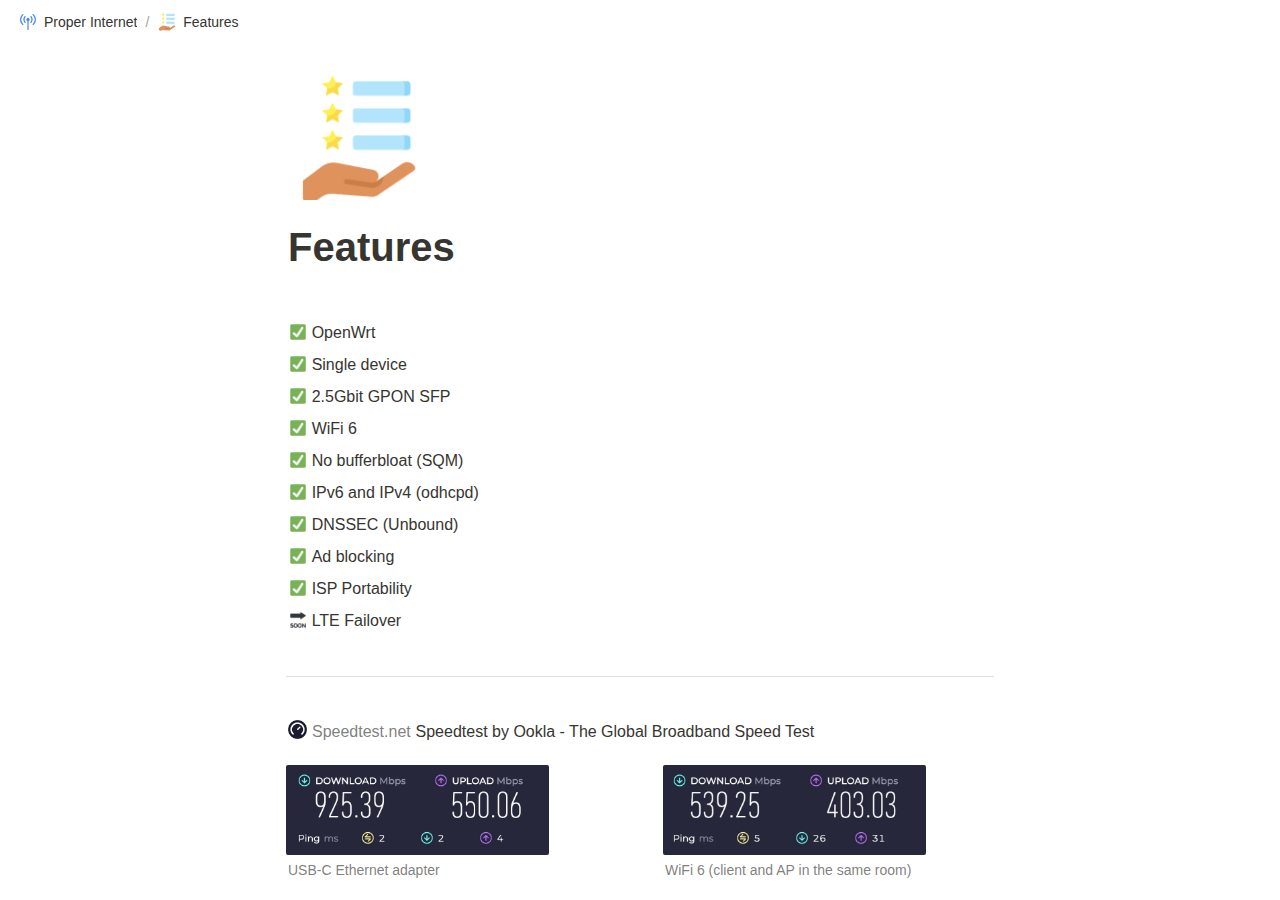
<file: features.html>
<html class="notion-html" lang="en" style="--full-viewport-height: 441px;"><head lang="en"><meta charset="utf-8"/><meta content="width=device-width,height=device-height,initial-scale=1,maximum-scale=1,user-scalable=no,viewport-fit=cover" name="viewport"/><title>Features</title><noscript><meta content="0;url=https://www.notion.so/disabled-javascript.html" http-equiv="refresh"/></noscript><meta content="en_US" property="og:locale"/><link href="/image/https%3A%2F%2Fprod-files-secure.s3.us-west-2.amazonaws.com%2F6f92bf66-bad6-45d1-9aa9-c9dc757448fb%2F81967c86-167f-4ed4-9070-df8457146790%2Fnew-features.png?table=block&amp;id=1483b3f5-9a6a-80fd-97e3-c2d82089ca5a&amp;spaceId=6f92bf66-bad6-45d1-9aa9-c9dc757448fb&amp;favicon=true&amp;userId=&amp;cache=v2" rel="shortcut icon" type="image/x-icon"/><link href="/images/logo-ios.png" rel="apple-touch-icon"/><meta content="yes" name="mobile-web-app-capable"/><meta content="telephone=no" name="format-detection"/><meta content="no" name="msapplication-tap-highlight"/><link href="assets/4e8dd02ae0f74049b708c079bcd1feb979cff37d.css" media="print" rel="stylesheet"/><style>body{background:#fff}body.dark{background:#191919}@keyframes startup-shimmer-animation{0%{transform:translateX(-100%) translateZ(0)}100%{transform:translateX(100%) translateZ(0)}}@keyframes startup-shimmer-fade-in{0%{opacity:0}100%{opacity:1}}@keyframes startup-spinner-rotate{0%{transform:rotate(0) translateZ(0)}100%{transform:rotate(360deg) translateZ(0)}}#initial-loading-spinner{position:fixed;height:100vh;width:100vw;z-index:-1;display:none;align-items:center;justify-content:center;opacity:.5}#initial-loading-spinner svg{height:24px;width:24px;animation:startup-spinner-rotate 1s linear infinite;transform-origin:center center;pointer-events:none}#skeleton{background:#fff;position:fixed;height:100vh;width:100vw;z-index:-1;display:none;overflow:hidden}#initial-loading-spinner.show,#skeleton.show{display:flex}body.dark #skeleton{background:#191919}.notion-front-page #skeleton,.notion-mobile #skeleton{display:none}#skeleton-sidebar{background-color:#f7f7f5;box-shadow:inset -1px 0 0 0 rgba(0,0,0,.025);display:flex;width:240px;flex-direction:column;padding:12px 14px;overflow:hidden}body.dark #skeleton-sidebar{background-color:#202020;box-shadow:inset -1px 0 0 0 rgba(255,255,255,.05)}#skeleton.isElectron #skeleton-sidebar{padding-top:46px}#skeleton .row{display:flex;margin-bottom:11px;align-items:center}#skeleton .row.fadein{animation:1s ease-in 0s 1 normal both running startup-shimmer-fade-in}#skeleton .chevron{width:12px;height:12px;display:block;margin-right:4px;fill:rgba(227,226,224,.5)}body.dark #skeleton .chevron{fill:#2f2f2f}.startup-shimmer{background:rgba(227,226,224,.5);overflow:hidden;position:relative}body.dark .startup-shimmer{background:#2f2f2f}.startup-shimmer::before{content:"";position:absolute;height:100%;width:100%;z-index:1;animation:1s linear infinite startup-shimmer-animation;background:linear-gradient(90deg,rgba(0,0,0,0) 0,rgba(0,0,0,.03) 50%,rgba(0,0,0,0) 100%)}body.dark .startup-shimmer::before{background:linear-gradient(90deg,transparent 0,rgba(86,86,86,.1) 50%,transparent 100%)}#skeleton .icon{width:20px;height:20px;border-radius:4px}#skeleton .text{height:10px;border-radius:10px}#skeleton .draggable{-webkit-app-region:drag;position:absolute;top:0;left:0;width:100%;height:36px;display:none}#skeleton.isElectron .draggable{display:block}</style><link href="assets/0c65dea1a6e19a8f9f38461fa644c43a0fd8f3c5.css" rel="stylesheet"/><link href="assets/injection.css" rel="stylesheet"/><style>
		
		
		.assistant-grouped-edit-chat-container .assistant-grouped-edit-insert {
			background: initial !important;
			border-bottom: initial !important;
			color: rgba(55, 53, 47, 1) !important;
		}

		.assistant-grouped-edit-chat-container .assistant-grouped-edit-remove {
			background: initial !important;
			border-bottom: initial !important;
			color: rgba(199, 198, 196, 1) !important;
		}
	
	</style></head><body class="notion-body"><style id="scroll-properties"></style><div id="notion-app"><div class="notion-app-inner notion-light-theme" style='color: rgb(55, 53, 47); fill: currentcolor; line-height: 1.5; font-family: ui-sans-serif, -apple-system, BlinkMacSystemFont, "Segoe UI Variable Display", "Segoe UI", Helvetica, "Apple Color Emoji", Arial, sans-serif, "Segoe UI Emoji", "Segoe UI Symbol"; -webkit-font-smoothing: auto; background-color: white; transition: height 0.1s;'><div style="height: 100%;"><div class="notion-cursor-listener" style="width: 100vw; height: 100%; position: relative; display: flex; flex: 1 1 0%; background: white; cursor: text;"><div class="" style="order: 3; display: flex; flex-direction: column; width: 100%; overflow: hidden; isolation: auto;"><header style="background: white; max-width: 100vw; z-index: 100; user-select: none;"><div class="notion-topbar" style="width: calc(100% + 0px); max-width: 100vw; height: 44px; opacity: 1; transition: opacity 700ms, color 700ms; position: relative; left: 0px;"><div style="display: flex; justify-content: space-between; align-items: center; overflow: hidden; height: 44px; padding-left: 12px; padding-right: 10px;"><div class="notranslate shadow-cursor-breadcrumb" style="display: flex; align-items: center; line-height: 1.2; font-size: 14px; height: 100%; flex-grow: 0; margin-right: 8px; min-width: 0px;"><div class="notion-selectable notion-page-block" data-block-id="1463b3f5-9a6a-8049-966d-d1e89fc5f3c4" style="display: flex; align-items: center; min-width: 0px;"><a href="/" rel="noopener noreferrer" role="link" style="display: flex; color: rgb(55, 53, 47); text-decoration: none; user-select: none; transition: background 20ms ease-in; cursor: pointer; align-items: center; flex-shrink: 1; white-space: nowrap; height: 24px; border-radius: 6px; font-size: inherit; line-height: 1.2; min-width: 0px; padding: 2px 6px;"><div style="display: flex; align-items: center; min-width: 0px;"><div class="notion-record-icon notranslate" style="display: flex; align-items: center; justify-content: center; height: 20px; width: 20px; border-radius: 0.25em; flex-shrink: 0; margin-right: 6px; font-weight: 500;"><div><div class="" style="width: 100%; height: 100%;"><img referrerpolicy="same-origin" src="assets/05831f878a2ededcd9290018c2b9cbf820a8adf8.svg" style="display: block; object-fit: fill; border-radius: 4px; width: 17.76px; height: 17.76px; transition: opacity 100ms ease-out; padding: 1px;"/></div></div></div><div class="notranslate" style="white-space: nowrap; overflow: hidden; text-overflow: ellipsis; max-width: 160px;">Proper Internet</div></div></a></div><span style="margin-left: 2px; margin-right: 2px; color: rgba(55, 53, 47, 0.5);">/</span><div role="button" style="user-select: none; transition: background 20ms ease-in; cursor: pointer; display: inline-flex; align-items: center; flex-shrink: 1; white-space: nowrap; height: 24px; border-radius: 6px; font-size: 14px; line-height: 1.2; min-width: 0px; padding-left: 6px; padding-right: 6px; color: rgb(55, 53, 47);" tabindex="0"><div class="notion-record-icon notranslate" style="display: flex; align-items: center; justify-content: center; height: 20px; width: 20px; border-radius: 0.25em; flex-shrink: 0; margin-right: 6px;"><div><div class="" style="width: 100%; height: 100%;"><img referrerpolicy="same-origin" src="assets/4c7da179286c7cc14b2f731396b2604e2073fcb0.png" style="display: block; object-fit: cover; border-radius: 4px; width: 17.76px; height: 17.76px; transition: opacity 100ms ease-out;"/></div></div></div><div class="notranslate" style="white-space: nowrap; overflow: hidden; text-overflow: ellipsis; max-width: 240px;">Features</div></div></div><div style="flex-grow: 1; flex-shrink: 1;"></div><div style="display: flex; justify-content: space-between; padding-left: 10px;"><div aria-disabled="true" aria-label="Close panel" class="notion-close-sidebar" role="button" style="user-select: none; transition-behavior: normal; transition-duration: 200ms; transition-timing-function: ease; transition-property: opacity; cursor: default; opacity: 0; display: inline-flex; align-items: center; justify-content: center; flex-shrink: 0; border-radius: 6px; height: 24px; width: 24px; padding: 0px; position: relative; margin-left: 10px; fill: rgba(55, 53, 47, 0.45);" tabindex="-1"><svg class="doubleChevronRight" role="graphics-symbol" style="width: 16px; height: 16px; display: block; fill: inherit; flex-shrink: 0;" viewBox="0 0 16 16"><path d="M2.25781 14.1211C2.47656 14.1211 2.66797 14.0391 2.81836 13.8887L8.14355 8.67969C8.32812 8.49512 8.41699 8.29688 8.41699 8.06445C8.41699 7.8252 8.32812 7.62012 8.14355 7.44922L2.81836 2.24023C2.66797 2.08984 2.4834 2.00781 2.25781 2.00781C1.81348 2.00781 1.46484 2.35645 1.46484 2.80078C1.46484 3.0127 1.55371 3.21777 1.7041 3.375L6.50977 8.05762L1.7041 12.7539C1.55371 12.9043 1.46484 13.1094 1.46484 13.3281C1.46484 13.7725 1.81348 14.1211 2.25781 14.1211ZM8.36914 14.1211C8.58789 14.1211 8.77246 14.0391 8.92285 13.8887L14.2549 8.67969C14.4395 8.49512 14.5283 8.29688 14.5283 8.06445C14.5283 7.8252 14.4326 7.62012 14.2549 7.44922L8.92285 2.24023C8.77246 2.08984 8.58789 2.00781 8.36914 2.00781C7.9248 2.00781 7.56934 2.35645 7.56934 2.80078C7.56934 3.0127 7.66504 3.21777 7.81543 3.375L12.6211 8.05762L7.81543 12.7539C7.66504 12.9043 7.56934 13.1094 7.56934 13.3281C7.56934 13.7725 7.9248 14.1211 8.36914 14.1211Z"></path></svg></div><div style="display: flex;"><div role="button" style="user-select: none; transition: background 20ms ease-in; cursor: pointer; display: inline-flex; align-items: center; flex-shrink: 0; white-space: nowrap; height: 28px; border-radius: 6px; font-size: 14px; line-height: 1.2; min-width: 0px; padding-left: 8px; padding-right: 8px; color: rgb(55, 53, 47);" tabindex="0"><svg class="search" role="graphics-symbol" style="width: 14px; height: 14px; display: block; fill: inherit; flex-shrink: 0;" viewBox="0 0 16 16"><path d="M.281 6.438c0-.875.164-1.696.492-2.461a6.484 6.484 0 011.375-2.032A6.237 6.237 0 016.64.078 6.2 6.2 0 019.11.57c.77.328 1.447.787 2.03 1.375a6.374 6.374 0 011.368 2.032c.333.765.5 1.586.5 2.46 0 .688-.107 1.342-.32 1.961a6.28 6.28 0 01-.868 1.696l3.563 3.578c.11.104.19.226.242.367.057.14.086.29.086.445 0 .22-.05.417-.149.594a1.122 1.122 0 01-1 .57c-.156 0-.307-.028-.453-.086a1.058 1.058 0 01-.382-.25l-3.586-3.585c-.5.333-1.047.596-1.641.789a6.089 6.089 0 01-1.86.28 6.237 6.237 0 01-2.468-.491 6.4 6.4 0 01-2.024-1.367A6.509 6.509 0 01.773 8.913a6.256 6.256 0 01-.492-2.476zm1.664 0c0 .65.12 1.26.36 1.828a4.775 4.775 0 001.015 1.5c.433.427.933.763 1.5 1.007a4.548 4.548 0 001.82.368c.652 0 1.261-.123 1.829-.368a4.747 4.747 0 002.508-2.507 4.567 4.567 0 00.367-1.829c0-.645-.123-1.252-.367-1.82a4.776 4.776 0 00-1.016-1.5A4.578 4.578 0 008.469 2.11a4.567 4.567 0 00-1.828-.367c-.646 0-1.253.123-1.82.367a4.667 4.667 0 00-1.5 1.008c-.433.432-.772.932-1.016 1.5a4.633 4.633 0 00-.36 1.82z"></path></svg></div><div role="button" style="user-select: none; transition: background 20ms ease-in; cursor: pointer; display: inline-flex; align-items: center; flex-shrink: 0; white-space: nowrap; height: 28px; border-radius: 6px; font-size: 14px; line-height: 1.2; min-width: 0px; padding-left: 8px; padding-right: 8px; color: rgb(55, 53, 47);" tabindex="0"><svg class="duplicate" role="graphics-symbol" style="width: 15px; height: 15px; display: block; fill: inherit; flex-shrink: 0;" viewBox="0 0 16 16"><path d="M2.83887 12.1523H4.00098V13.1846C4.00098 14.6406 4.75977 15.3994 6.24316 15.3994H13.1611C14.6377 15.3994 15.4033 14.6406 15.4033 13.1846V6.21191C15.4033 4.75586 14.6377 3.99707 13.1611 3.99707H11.999V2.96484C11.999 1.50879 11.2334 0.75 9.75684 0.75H2.83887C1.3623 0.75 0.59668 1.50195 0.59668 2.96484V9.93066C0.59668 11.3936 1.3623 12.1523 2.83887 12.1523ZM2.9209 10.8125C2.28516 10.8125 1.93652 10.4844 1.93652 9.82129V3.08105C1.93652 2.41797 2.28516 2.08301 2.9209 2.08301H9.68164C10.3105 2.08301 10.666 2.41797 10.666 3.08105V3.99707H6.24316C4.75977 3.99707 4.00098 4.75586 4.00098 6.21191V10.8125H2.9209ZM6.31836 14.0596C5.68262 14.0596 5.34082 13.7314 5.34082 13.0684V6.32812C5.34082 5.66504 5.68262 5.33691 6.31836 5.33691H13.0791C13.708 5.33691 14.0635 5.66504 14.0635 6.32812V13.0684C14.0635 13.7314 13.708 14.0596 13.0791 14.0596H6.31836Z"></path></svg></div><div aria-label="More actions" role="button" style="user-select: none; transition: background 20ms ease-in; cursor: pointer; display: flex; align-items: center; justify-content: center; width: 32px; height: 28px; border-radius: 4px;" tabindex="0"><svg class="ellipsis" role="graphics-symbol" style="width: 18px; height: 18px; display: block; fill: inherit; flex-shrink: 0;" viewBox="0 0 16 16"><path d="M2.887 9.014c.273 0 .52-.064.738-.192.219-.132.394-.307.526-.526.133-.219.199-.46.199-.725 0-.405-.142-.747-.424-1.025a1.41 1.41 0 00-1.04-.417c-.264 0-.505.066-.724.198a1.412 1.412 0 00-.718 1.244c0 .265.064.506.192.725.132.219.307.394.526.526.219.128.46.192.725.192zm5.113 0a1.412 1.412 0 001.244-.718c.132-.219.198-.46.198-.725 0-.405-.14-.747-.423-1.025A1.386 1.386 0 008 6.129c-.264 0-.506.066-.725.198a1.412 1.412 0 00-.718 1.244c0 .265.064.506.192.725.132.219.308.394.526.526.22.128.46.192.725.192zm5.106 0c.265 0 .506-.064.725-.192.219-.132.394-.307.526-.526.133-.219.199-.46.199-.725 0-.405-.142-.747-.424-1.025a1.394 1.394 0 00-1.026-.417 1.474 1.474 0 00-1.265.718c-.127.218-.19.46-.19.724 0 .265.063.506.19.725.133.219.308.394.527.526.223.128.47.192.738.192z"></path></svg></div><div role="button" style="user-select: none; transition: background 20ms ease-in; cursor: pointer; display: inline-flex; align-items: center; justify-content: center; white-space: nowrap; border-radius: 6px; height: 32px; padding: 0px 10px; font-size: 14px; line-height: 1.2; border: 1px solid rgba(55, 53, 47, 0.16); margin-left: 8px;" tabindex="0">Made with<svg class="notionLogo" role="graphics-symbol" style="width: 14px; height: 14px; display: block; fill: inherit; flex-shrink: 0; margin-left: 6px;" viewBox="0 0 120 126"><path d="M 20.6927 21.9315C 24.5836 25.0924 26.0432 24.8512 33.3492 24.3638L 102.228 20.2279C 103.689 20.2279 102.474 18.7705 101.987 18.5283L 90.5477 10.2586C 88.3558 8.55699 85.4356 6.60818 79.8387 7.09563L 13.1433 11.9602C 10.711 12.2014 10.2251 13.4175 11.1939 14.3924L 20.6927 21.9315ZM 24.8281 37.9835L 24.8281 110.456C 24.8281 114.351 26.7745 115.808 31.1553 115.567L 106.853 111.187C 111.236 110.946 111.724 108.267 111.724 105.103L 111.724 33.1169C 111.724 29.958 110.509 28.2544 107.826 28.4976L 28.721 33.1169C 25.8018 33.3622 24.8281 34.8225 24.8281 37.9835ZM 99.5567 41.8711C 100.042 44.0622 99.5567 46.2512 97.3618 46.4974L 93.7143 47.2241L 93.7143 100.728C 90.5477 102.43 87.6275 103.403 85.1942 103.403C 81.2983 103.403 80.3226 102.186 77.4044 98.54L 53.5471 61.087L 53.5471 97.3239L 61.0964 99.0275C 61.0964 99.0275 61.0964 103.403 55.0057 103.403L 38.2148 104.377C 37.727 103.403 38.2148 100.973 39.9179 100.486L 44.2996 99.2717L 44.2996 51.36L 38.2158 50.8725C 37.728 48.6815 38.9431 45.5225 42.3532 45.2773L 60.3661 44.0631L 85.1942 82.0036L 85.1942 48.4402L 78.864 47.7136C 78.3781 45.0351 80.3226 43.0902 82.7569 42.849L 99.5567 41.8711ZM 7.5434 5.39404L 76.9175 0.285276C 85.4366 -0.445402 87.6285 0.0440428 92.983 3.93368L 115.128 19.4982C 118.782 22.1747 120 22.9034 120 25.8211L 120 111.187C 120 116.537 118.051 119.701 111.237 120.185L 30.6734 125.05C 25.5584 125.294 23.124 124.565 20.4453 121.158L 4.13735 99.9994C 1.21516 96.1048 0 93.191 0 89.7819L 0 13.903C 0 9.5279 1.94945 5.8785 7.5434 5.39404Z"></path></svg></div></div></div></div></div><div style="width: calc(100% + 0px); user-select: none;"></div></header><main class="notion-frame" style="flex-grow: 0; flex-shrink: 1; display: flex; flex-direction: column; background: white; z-index: 1; height: calc(-44px + 100vh); max-height: 100%; position: relative; width: 780px; transform: translateX(0px); transition-duration: 200ms; transition-timing-function: ease; transition-property: width, transform;"><div style="display: contents;"><div class="notion-scroller vertical" style="z-index: 1; display: flex; flex-direction: column; flex-grow: 1; position: relative; align-items: center; margin-right: 0px; margin-bottom: 0px; overflow: hidden auto;"><div class="sticky-portal-target" data-sticky-stack-name="default" style="position: sticky; z-index: 999; width: 100%; top: 0px; left: 0px; height: 0px; flex: 0 1 0%;"></div><div style="position: absolute; top: 0px; left: 0px; z-index: 99;"><div class="notion-selectable-hover-menu-item"></div></div><div aria-disabled="true" aria-label="Start typing to edit text" aria-multiline="true" class="whenContentEditable" data-content-editable-root="true" role="textbox" style="caret-color: rgb(55, 53, 47); width: 100%; display: flex; flex-direction: column; position: relative; align-items: center; flex-grow: 1; --whenContentEditable--WebkitUserModify: read-write-plaintext-only;"><span data-content-editable-root-tiny-selection-trap="true" style="height: 1px; width: 1px; caret-color: transparent; margin-top: -1px;"></span><div class="layout" style="padding-bottom: 30vh; transform: translateX(0px); transition-duration: 200ms; transition-timing-function: ease; transition-property: transform;"><div class="pseudoSelection" contenteditable="false" data-content-editable-void="true" style="user-select: none; --pseudoSelection--background: transparent; display: contents;"></div><div class="layout-full" style="isolation: isolate;"><div class="pseudoSelection" contenteditable="false" data-content-editable-void="true" style="user-select: none; --pseudoSelection--background: transparent; width: 100%; display: flex; flex-direction: column; align-items: center; flex-shrink: 0; flex-grow: 0; z-index: 2; transform: translateX(0px); transition-duration: 200ms; transition-timing-function: ease; transition-property: transform;"></div></div><div class="layout-content" style="margin-bottom: 0px; padding-bottom: 0px;"><div style="width: 100%; display: flex; flex-direction: column; align-items: center; flex-shrink: 0; flex-grow: 0;"><div style="max-width: 100%; padding-left: calc(0px + env(safe-area-inset-left)); width: 100%;"><div class="pseudoSelection" contenteditable="false" data-content-editable-void="true" style="user-select: none; --pseudoSelection--background: transparent; pointer-events: none;"><div style="display: flow-root; pointer-events: auto;"><div class="notion-record-icon notranslate" style="display: flex; align-items: center; justify-content: center; height: 140px; width: 140px; border-radius: 0.25em; flex-shrink: 0; position: relative; z-index: 1; margin-left: 3px; margin-bottom: 0px; margin-top: 96px; pointer-events: auto;"><div><div class="" style="width: 100%; height: 100%;"><img alt="Page icon" referrerpolicy="same-origin" src="assets/97bb00a87dca486b32dd1371d94a0ff27505d926.png" style="display: block; object-fit: cover; border-radius: 4px; width: 124.32px; height: 124.32px; transition: opacity 100ms ease-out;"/></div></div></div></div><div><div class="notion-page-controls" style='display: flex; justify-content: flex-start; flex-wrap: wrap; padding-top: 8px; padding-bottom: 4px; margin-left: -1px; color: rgba(55, 53, 47, 0.5); font-family: ui-sans-serif, -apple-system, BlinkMacSystemFont, "Segoe UI Variable Display", "Segoe UI", Helvetica, "Apple Color Emoji", Arial, sans-serif, "Segoe UI Emoji", "Segoe UI Symbol"; pointer-events: auto;'></div></div></div><div style="padding-right: calc(0px + env(safe-area-inset-right));"><div><div class="notion-selectable notion-page-block" data-block-id="1483b3f5-9a6a-80fd-97e3-c2d82089ca5a" style='color: rgb(55, 53, 47); font-weight: 700; line-height: 1.2; font-size: 40px; font-family: ui-sans-serif, -apple-system, BlinkMacSystemFont, "Segoe UI Variable Display", "Segoe UI", Helvetica, "Apple Color Emoji", Arial, sans-serif, "Segoe UI Emoji", "Segoe UI Symbol"; cursor: text; display: flex; align-items: center;'><h1 contenteditable="false" data-content-editable-leaf="true" placeholder="New page" spellcheck="true" style="max-width: 100%; width: 100%; white-space: pre-wrap; word-break: break-word; caret-color: rgb(55, 53, 47); padding-top: 3px; padding-left: 2px; padding-right: 2px; font-size: 1em; font-weight: inherit; margin: 0px;">Features</h1></div><div style="margin-left: 4px;"></div></div></div></div></div></div><div class="layout-content" style="min-height: 170px; padding-top: 5px;"><div class="notion-page-content" style="flex-shrink: 0; flex-grow: 1; max-width: 100%; display: flex; align-items: flex-start; flex-direction: column; font-size: 16px; line-height: 1.5; width: 100%; z-index: 4; padding: 8px 0px 0px;"><div class="notion-selectable notion-text-block" data-block-id="1483b3f5-9a6a-80b4-8bbe-c377605a62f9" style="width: 100%; max-width: 588px; margin-top: 2px; margin-bottom: 1px;"><div style="color: inherit; fill: inherit;"><div style="display: flex;"><div contenteditable="false" data-content-editable-leaf="true" placeholder=" " spellcheck="true" style="max-width: 100%; width: 100%; white-space: pre-wrap; word-break: break-word; caret-color: rgb(55, 53, 47); padding: 3px 2px; min-height: 1em; color: rgb(55, 53, 47); -webkit-text-fill-color: rgba(55, 53, 47, 0.5);"></div><div style="position: relative; left: 0px;"></div></div></div></div><div class="notion-selectable notion-text-block" data-block-id="1483b3f5-9a6a-803a-85b5-dcc3dcd8d610" style="width: 100%; max-width: 588px; margin-top: 1px; margin-bottom: 1px;"><div style="color: inherit; fill: inherit;"><div style="display: flex;"><div contenteditable="false" data-content-editable-leaf="true" placeholder=" " spellcheck="true" style="max-width: 100%; width: 100%; white-space: pre-wrap; word-break: break-word; caret-color: rgb(55, 53, 47); padding: 3px 2px;"><img alt="✅" aria-label="✅" class="notion-emoji" src="[data-uri]" style="width: 1em;
height: 1em;
background-repeat: no-repeat;
background: url(assets/6101f88ab4529ee25e026ff331f3a4a5b65ac27c.png);
background-position-x: 96.666667%;
background-position-y: 40%;
background-size: 6100% 6100%;
vertical-align: -0.1em;
margin: 0 0.1em"/> OpenWrt</div><div style="position: relative; left: 0px;"></div></div></div></div><div class="notion-selectable notion-text-block" data-block-id="1483b3f5-9a6a-80cb-ace9-c8ac3edd9e71" style="width: 100%; max-width: 588px; margin-top: 1px; margin-bottom: 1px;"><div style="color: inherit; fill: inherit;"><div style="display: flex;"><div contenteditable="false" data-content-editable-leaf="true" placeholder=" " spellcheck="true" style="max-width: 100%; width: 100%; white-space: pre-wrap; word-break: break-word; caret-color: rgb(55, 53, 47); padding: 3px 2px;"><img alt="✅" aria-label="✅" class="notion-emoji" src="[data-uri]" style="width: 1em;
height: 1em;
background-repeat: no-repeat;
background: url(assets/6101f88ab4529ee25e026ff331f3a4a5b65ac27c.png);
background-position-x: 96.666667%;
background-position-y: 40%;
background-size: 6100% 6100%;
vertical-align: -0.1em;
margin: 0 0.1em"/> Single device</div><div style="position: relative; left: 0px;"></div></div></div></div><div class="notion-selectable notion-text-block" data-block-id="1483b3f5-9a6a-80db-88e1-ed18bc5aea83" style="width: 100%; max-width: 588px; margin-top: 1px; margin-bottom: 1px;"><div style="color: inherit; fill: inherit;"><div style="display: flex;"><div contenteditable="false" data-content-editable-leaf="true" placeholder=" " spellcheck="true" style="max-width: 100%; width: 100%; white-space: pre-wrap; word-break: break-word; caret-color: rgb(55, 53, 47); padding: 3px 2px;"><img alt="✅" aria-label="✅" class="notion-emoji" src="[data-uri]" style="width: 1em;
height: 1em;
background-repeat: no-repeat;
background: url(assets/6101f88ab4529ee25e026ff331f3a4a5b65ac27c.png);
background-position-x: 96.666667%;
background-position-y: 40%;
background-size: 6100% 6100%;
vertical-align: -0.1em;
margin: 0 0.1em"/> 2.5Gbit GPON SFP</div><div style="position: relative; left: 0px;"></div></div></div></div><div class="notion-selectable notion-text-block" data-block-id="1483b3f5-9a6a-80f1-90c7-eed5f210e8b7" style="width: 100%; max-width: 588px; margin-top: 1px; margin-bottom: 1px;"><div style="color: inherit; fill: inherit;"><div style="display: flex;"><div contenteditable="false" data-content-editable-leaf="true" placeholder=" " spellcheck="true" style="max-width: 100%; width: 100%; white-space: pre-wrap; word-break: break-word; caret-color: rgb(55, 53, 47); padding: 3px 2px;"><img alt="✅" aria-label="✅" class="notion-emoji" src="[data-uri]" style="width: 1em;
height: 1em;
background-repeat: no-repeat;
background: url(assets/6101f88ab4529ee25e026ff331f3a4a5b65ac27c.png);
background-position-x: 96.666667%;
background-position-y: 40%;
background-size: 6100% 6100%;
vertical-align: -0.1em;
margin: 0 0.1em"/> WiFi 6</div><div style="position: relative; left: 0px;"></div></div></div></div><div class="notion-selectable notion-text-block" data-block-id="1483b3f5-9a6a-8043-a541-d0146195dc6a" style="width: 100%; max-width: 588px; margin-top: 1px; margin-bottom: 1px;"><div style="color: inherit; fill: inherit;"><div style="display: flex;"><div contenteditable="false" data-content-editable-leaf="true" placeholder=" " spellcheck="true" style="max-width: 100%; width: 100%; white-space: pre-wrap; word-break: break-word; caret-color: rgb(55, 53, 47); padding: 3px 2px;"><img alt="✅" aria-label="✅" class="notion-emoji" src="[data-uri]" style="width: 1em;
height: 1em;
background-repeat: no-repeat;
background: url(assets/6101f88ab4529ee25e026ff331f3a4a5b65ac27c.png);
background-position-x: 96.666667%;
background-position-y: 40%;
background-size: 6100% 6100%;
vertical-align: -0.1em;
margin: 0 0.1em"/> No bufferbloat (SQM)</div><div style="position: relative; left: 0px;"></div></div></div></div><div class="notion-selectable notion-text-block" data-block-id="1483b3f5-9a6a-80b2-a5cd-f832fc45b844" style="width: 100%; max-width: 588px; margin-top: 1px; margin-bottom: 1px;"><div style="color: inherit; fill: inherit;"><div style="display: flex;"><div contenteditable="false" data-content-editable-leaf="true" placeholder=" " spellcheck="true" style="max-width: 100%; width: 100%; white-space: pre-wrap; word-break: break-word; caret-color: rgb(55, 53, 47); padding: 3px 2px;"><img alt="✅" aria-label="✅" class="notion-emoji" src="[data-uri]" style="width: 1em;
height: 1em;
background-repeat: no-repeat;
background: url(assets/6101f88ab4529ee25e026ff331f3a4a5b65ac27c.png);
background-position-x: 96.666667%;
background-position-y: 40%;
background-size: 6100% 6100%;
vertical-align: -0.1em;
margin: 0 0.1em"/> IPv6 and IPv4 (odhcpd)</div><div style="position: relative; left: 0px;"></div></div></div></div><div class="notion-selectable notion-text-block" data-block-id="1493b3f5-9a6a-8053-8f00-e365db2afeaa" style="width: 100%; max-width: 588px; margin-top: 1px; margin-bottom: 1px;"><div style="color: inherit; fill: inherit;"><div style="display: flex;"><div contenteditable="false" data-content-editable-leaf="true" placeholder=" " spellcheck="true" style="max-width: 100%; width: 100%; white-space: pre-wrap; word-break: break-word; caret-color: rgb(55, 53, 47); padding: 3px 2px;"><img alt="✅" aria-label="✅" class="notion-emoji" src="[data-uri]" style="width: 1em;
height: 1em;
background-repeat: no-repeat;
background: url(assets/6101f88ab4529ee25e026ff331f3a4a5b65ac27c.png);
background-position-x: 96.666667%;
background-position-y: 40%;
background-size: 6100% 6100%;
vertical-align: -0.1em;
margin: 0 0.1em"/> DNSSEC (Unbound)</div><div style="position: relative; left: 0px;"></div></div></div></div><div class="notion-selectable notion-text-block" data-block-id="1483b3f5-9a6a-807a-81f8-ff8b4e47ac72" style="width: 100%; max-width: 588px; margin-top: 1px; margin-bottom: 1px;"><div style="color: inherit; fill: inherit;"><div style="display: flex;"><div contenteditable="false" data-content-editable-leaf="true" placeholder=" " spellcheck="true" style="max-width: 100%; width: 100%; white-space: pre-wrap; word-break: break-word; caret-color: rgb(55, 53, 47); padding: 3px 2px;"><img alt="✅" aria-label="✅" class="notion-emoji" src="[data-uri]" style="width: 1em;
height: 1em;
background-repeat: no-repeat;
background: url(assets/6101f88ab4529ee25e026ff331f3a4a5b65ac27c.png);
background-position-x: 96.666667%;
background-position-y: 40%;
background-size: 6100% 6100%;
vertical-align: -0.1em;
margin: 0 0.1em"/> Ad blocking</div><div style="position: relative; left: 0px;"></div></div></div></div><div class="notion-selectable notion-text-block" data-block-id="14a3b3f5-9a6a-8005-94a8-e644351d456f" style="width: 100%; max-width: 588px; margin-top: 1px; margin-bottom: 1px;"><div style="color: inherit; fill: inherit;"><div style="display: flex;"><div contenteditable="false" data-content-editable-leaf="true" placeholder=" " spellcheck="true" style="max-width: 100%; width: 100%; white-space: pre-wrap; word-break: break-word; caret-color: rgb(55, 53, 47); padding: 3px 2px;"><img alt="✅" aria-label="✅" class="notion-emoji" src="[data-uri]" style="width: 1em;
height: 1em;
background-repeat: no-repeat;
background: url(assets/6101f88ab4529ee25e026ff331f3a4a5b65ac27c.png);
background-position-x: 96.666667%;
background-position-y: 40%;
background-size: 6100% 6100%;
vertical-align: -0.1em;
margin: 0 0.1em"/> ISP Portability</div><div style="position: relative; left: 0px;"></div></div></div></div><div class="notion-selectable notion-text-block" data-block-id="1493b3f5-9a6a-80f0-af23-e64c1fe4c188" style="width: 100%; max-width: 588px; margin-top: 1px; margin-bottom: 1px;"><div style="color: inherit; fill: inherit;"><div style="display: flex;"><div contenteditable="false" data-content-editable-leaf="true" placeholder=" " spellcheck="true" style="max-width: 100%; width: 100%; white-space: pre-wrap; word-break: break-word; caret-color: rgb(55, 53, 47); padding: 3px 2px;"><img alt="🔜" aria-label="🔜" class="notion-emoji" src="[data-uri]" style="width: 1em;
height: 1em;
background-repeat: no-repeat;
background: url(assets/6101f88ab4529ee25e026ff331f3a4a5b65ac27c.png);
background-position-x: 48.333333%;
background-position-y: 88.333333%;
background-size: 6100% 6100%;
vertical-align: -0.1em;
margin: 0 0.1em"/> LTE Failover</div><div style="position: relative; left: 0px;"></div></div></div></div><div class="notion-selectable notion-text-block" data-block-id="14c3b3f5-9a6a-807c-8590-d9a90bf69c4d" style="width: 100%; max-width: 588px; margin-top: 1px; margin-bottom: 1px;"><div style="color: inherit; fill: inherit;"><div style="display: flex;"><div contenteditable="false" data-content-editable-leaf="true" placeholder=" " spellcheck="true" style="max-width: 100%; width: 100%; white-space: pre-wrap; word-break: break-word; caret-color: rgb(55, 53, 47); padding: 3px 2px; min-height: 1em; color: rgb(55, 53, 47); -webkit-text-fill-color: rgba(55, 53, 47, 0.5);"></div><div style="position: relative; left: 0px;"></div></div></div></div><div class="notion-selectable notion-divider-block" data-block-id="14c3b3f5-9a6a-80e8-8589-c9c23f077dba" style="width: 100%; max-width: 588px; margin-top: 1px; margin-bottom: 1px;"><div class="notion-cursor-default" style="display: flex; align-items: center; justify-content: center; pointer-events: auto; width: 100%; height: 13px; flex: 0 0 auto; color: rgba(55, 53, 47, 0.16);"><div role="separator" style="width: 100%; height: 1px; visibility: visible; border-bottom: 1px solid rgba(55, 53, 47, 0.16);"></div></div></div><div class="notion-selectable notion-text-block" data-block-id="1483b3f5-9a6a-8067-8b81-eb75552180f0" style="width: 100%; max-width: 588px; margin-top: 1px; margin-bottom: 1px;"><div style="color: inherit; fill: inherit;"><div style="display: flex;"><div contenteditable="false" data-content-editable-leaf="true" placeholder=" " spellcheck="true" style="max-width: 100%; width: 100%; white-space: pre-wrap; word-break: break-word; caret-color: rgb(55, 53, 47); padding: 3px 2px; min-height: 1em; color: rgb(55, 53, 47); -webkit-text-fill-color: rgba(55, 53, 47, 0.5);"></div><div style="position: relative; left: 0px;"></div></div></div></div><div class="notion-selectable notion-text-block" data-block-id="14c3b3f5-9a6a-80b6-9372-d02f01772c39" style="width: 100%; max-width: 588px; margin-top: 1px; margin-bottom: 1px;"><div style="color: inherit; fill: inherit;"><div style="display: flex;"><div contenteditable="false" data-content-editable-leaf="true" placeholder=" " spellcheck="true" style="max-width: 100%; width: 100%; white-space: pre-wrap; word-break: break-word; caret-color: rgb(55, 53, 47); padding: 3px 2px;"><a class="notion-link-mention-token notion-text-mention-token notion-focusable-token notion-enable-hover" contenteditable="false" data-token-index="0" href="https://www.speedtest.net/" rel="noopener noreferrer" style="color:inherit;text-decoration:inherit;cursor:pointer" tabindex="0" target="_blank"><img src="assets/f767aa61497fab7c9f86a2d2f2230ea48783d1dd.ico" style="width:1.2em;height:1.2em;border-radius:3px;vertical-align:-0.15em;margin-right:0.3em"/><span class=""><span style="color:rgba(55, 53, 47, 0.65);margin-right:0.3em">Speedtest.net</span><span style="border-bottom:0.05em solid solid rgba(55,53,47,.25);font-weight:500;flex-shrink:0">Speedtest by Ookla - The Global Broadband Speed Test</span></span></a>​</div><div style="position: relative; left: 0px;"></div></div></div></div><div class="notion-selectable notion-column_list-block" data-block-id="14f3b3f5-9a6a-801a-9e74-f800f8b467d9" style="width: 100%; max-width: 588px; align-self: center; margin-top: 1px; margin-bottom: 1px;"><div style="display: flex;"><div style="padding-top: 12px; padding-bottom: 12px; flex-grow: 0; flex-shrink: 0; width: calc(50% - 23px);"><div class="notion-selectable notion-column-block" data-block-id="14f3b3f5-9a6a-80bb-9933-c91b21fc7ed9" style="display: flex; flex-direction: column;"><div class="notion-selectable notion-image-block" data-block-id="14f3b3f5-9a6a-8098-a4fc-d8a9390769ae" style="width: 288px; max-width: 100%; align-self: flex-start; margin-top: 4px; margin-bottom: 0px;"><div><div contenteditable="false" data-content-editable-void="true"><div aria-labelledby=":r4:" role="figure"><div style="display: flex; width: fit-content;"><div class="notion-cursor-default" style="position: relative; overflow: hidden; flex-grow: 1;"><div style="position: relative;"><div><div class="" style="width: 100%; height: 100%;"><img alt="" loading="lazy" referrerpolicy="same-origin" src="assets/69b2f1a16cb85b341d1dc48056cfd62d1ff12ca2.png" style="display: block; object-fit: cover; border-radius: 2px; height: 90.074px; pointer-events: auto; width: 100%; max-height: 90.074px;"/></div></div></div><div style='position: absolute; top: 4px; right: 4px; border-radius: 4px; color: white; fill: white; font-size: 11.5px; background: rgba(0, 0, 0, 0.6); display: flex; white-space: nowrap; align-items: center; height: 26px; max-width: calc(100% - 16px); overflow: hidden; pointer-events: none; opacity: 0; transition: opacity 200ms ease-in-out; font-family: ui-sans-serif, -apple-system, BlinkMacSystemFont, "Segoe UI Variable Display", "Segoe UI", Helvetica, "Apple Color Emoji", Arial, sans-serif, "Segoe UI Emoji", "Segoe UI Symbol"; z-index: 2;'><div role="button" style="user-select: none; transition: opacity 200ms ease-in; cursor: pointer; display: flex; align-items: center; justify-content: center; flex-shrink: 0; width: 26px; height: 26px; fill: rgba(55, 53, 47, 0.45);" tabindex="0"><svg class="ellipsis" role="graphics-symbol" style="width: 16px; height: 16px; display: block; fill: white; flex-shrink: 0;" viewBox="0 0 16 16"><path d="M2.887 9.014c.273 0 .52-.064.738-.192.219-.132.394-.307.526-.526.133-.219.199-.46.199-.725 0-.405-.142-.747-.424-1.025a1.41 1.41 0 00-1.04-.417c-.264 0-.505.066-.724.198a1.412 1.412 0 00-.718 1.244c0 .265.064.506.192.725.132.219.307.394.526.526.219.128.46.192.725.192zm5.113 0a1.412 1.412 0 001.244-.718c.132-.219.198-.46.198-.725 0-.405-.14-.747-.423-1.025A1.386 1.386 0 008 6.129c-.264 0-.506.066-.725.198a1.412 1.412 0 00-.718 1.244c0 .265.064.506.192.725.132.219.308.394.526.526.22.128.46.192.725.192zm5.106 0c.265 0 .506-.064.725-.192.219-.132.394-.307.526-.526.133-.219.199-.46.199-.725 0-.405-.142-.747-.424-1.025a1.394 1.394 0 00-1.026-.417 1.474 1.474 0 00-1.265.718c-.127.218-.19.46-.19.724 0 .265.063.506.19.725.133.219.308.394.527.526.223.128.47.192.738.192z"></path></svg></div></div><div style="left: 0px; top: 0px; width: 100%; height: 100%; background: rgba(0, 0, 0, 0.3); pointer-events: none; opacity: 0; position: absolute; transition: opacity 100ms ease-in-out;"></div><div style="left: 0px; bottom: 0px; width: 100%; height: 88px; background: linear-gradient(360deg, rgba(0, 0, 0, 0.6) 0%, rgba(0, 0, 0, 0.18) 50%, rgba(0, 0, 0, 0.09) 65%, rgba(0, 0, 0, 0.043) 75%, rgba(0, 0, 0, 0.024) 82.85%, rgba(0, 0, 0, 0.01) 88%, rgba(0, 0, 0, 0) 100%); pointer-events: none; opacity: 0; transition: opacity 200ms ease-in-out; position: absolute;"><div style="display: flex; flex-direction: row; justify-content: start; align-items: center; position: absolute; opacity: 0; left: 12px; bottom: 8px; cursor: pointer; pointer-events: auto;"><a rel="noopener noreferrer" style="display: block; color: inherit; text-decoration: none; user-select: none; cursor: pointer;" target="_blank"><div style="display: flex; flex-direction: row; align-items: center; height: 24px;"><div style="padding-right: 4px;"><svg class="alias" role="graphics-symbol" style="width: 14px; height: 14px; display: block; fill: white; flex-shrink: 0;" viewBox="0 0 16 16"><path d="M13.1475 10.5869V3.72363C13.1475 3.25195 12.833 2.93066 12.3477 2.93066H5.48438C5.02637 2.93066 4.70508 3.27246 4.70508 3.67578C4.70508 4.07227 5.05371 4.40039 5.46387 4.40039H7.89746L10.8438 4.30469L9.59961 5.39844L3.08496 11.9199C2.92773 12.0771 2.8457 12.2686 2.8457 12.46C2.8457 12.8564 3.20801 13.2256 3.61816 13.2256C3.80957 13.2256 3.99414 13.1504 4.15137 12.9932L10.6729 6.47168L11.7803 5.22754L11.6641 8.05762V10.6074C11.6641 11.0176 11.9922 11.373 12.4023 11.373C12.8057 11.373 13.1475 11.0312 13.1475 10.5869Z"></path></svg></div><div style='font-style: normal; font-weight: 500; font-size: 12px; letter-spacing: -0.154px; line-height: 143%; font-feature-settings: "case"; text-overflow: ellipsis; color: white; max-width: 183.5px; padding-right: 4px; overflow: hidden; white-space: nowrap;'></div></div></a></div></div><div style="position: absolute; bottom: 8px; right: 8px; background: rgba(0, 0, 0, 0.6); border-radius: 4px; opacity: 0; transition: opacity 200ms ease-in-out; overflow: hidden;"><div aria-disabled="true" aria-label="Click to view alt text" class="altTextBlockButton" role="button" style="user-select: none; transition: background 20ms ease-in; cursor: default; padding: 4px 6px; font-size: 12px; font-weight: 500; letter-spacing: 0.2px; color: white;" tabindex="-1">ALT</div></div></div><div></div></div><div style="position: relative;"><div contenteditable="false" data-content-editable-leaf="true" id=":r4:" placeholder="Write a caption…" spellcheck="true" style="max-width: 100%; width: 100%; white-space: pre-wrap; word-break: break-word; caret-color: rgb(55, 53, 47); font-size: 14px; line-height: 1.4; color: rgba(55, 53, 47, 0.65); padding-top: 6px; padding-bottom: 6px; padding-left: 2px;">USB-C Ethernet adapter</div><div style="position: absolute; top: 3.5px; right: 0px; background: rgba(227, 226, 224, 0.5); color: rgb(120, 119, 116); border-radius: 6px; opacity: 0; transition: opacity 300ms ease-in; overflow: hidden;"><div aria-disabled="true" aria-label="Add alt text" role="button" style="user-select: none; transition: background 20ms ease-in; cursor: default; padding: 4px 6px; font-size: 12px; font-weight: 500; letter-spacing: 0.2px;" tabindex="-1">ALT</div></div></div></div></div></div></div></div></div><div style="position: relative; width: 46px; flex-grow: 0; flex-shrink: 0; transition: opacity 200ms ease-out; opacity: 0;"></div><div style="padding-top: 12px; padding-bottom: 12px; flex-grow: 0; flex-shrink: 0; width: calc(50% - 23px);"><div class="notion-selectable notion-column-block" data-block-id="14f3b3f5-9a6a-80b9-9f96-f526d2c2aaa1" style="display: flex; flex-direction: column;"><div class="notion-selectable notion-image-block" data-block-id="14f3b3f5-9a6a-800a-80e4-f7094767420f" style="width: 288px; max-width: 100%; align-self: flex-start; margin-top: 4px; margin-bottom: 0px;"><div><div contenteditable="false" data-content-editable-void="true"><div aria-labelledby=":r5:" role="figure"><div style="display: flex; width: fit-content;"><div class="notion-cursor-default" style="position: relative; overflow: hidden; flex-grow: 1;"><div style="position: relative;"><div><div class="" style="width: 100%; height: 100%;"><img alt="" loading="lazy" referrerpolicy="same-origin" src="assets/c03b73251e507481718bf22488f711bbfdefa5d9.png" style="display: block; object-fit: cover; border-radius: 2px; height: 90.074px; pointer-events: auto; width: 100%; max-height: 90.074px;"/></div></div></div><div style='position: absolute; top: 4px; right: 4px; border-radius: 4px; color: white; fill: white; font-size: 11.5px; background: rgba(0, 0, 0, 0.6); display: flex; white-space: nowrap; align-items: center; height: 26px; max-width: calc(100% - 16px); overflow: hidden; pointer-events: none; opacity: 0; transition: opacity 200ms ease-in-out; font-family: ui-sans-serif, -apple-system, BlinkMacSystemFont, "Segoe UI Variable Display", "Segoe UI", Helvetica, "Apple Color Emoji", Arial, sans-serif, "Segoe UI Emoji", "Segoe UI Symbol"; z-index: 2;'><div role="button" style="user-select: none; transition: opacity 200ms ease-in; cursor: pointer; display: flex; align-items: center; justify-content: center; flex-shrink: 0; width: 26px; height: 26px; fill: rgba(55, 53, 47, 0.45);" tabindex="0"><svg class="ellipsis" role="graphics-symbol" style="width: 16px; height: 16px; display: block; fill: white; flex-shrink: 0;" viewBox="0 0 16 16"><path d="M2.887 9.014c.273 0 .52-.064.738-.192.219-.132.394-.307.526-.526.133-.219.199-.46.199-.725 0-.405-.142-.747-.424-1.025a1.41 1.41 0 00-1.04-.417c-.264 0-.505.066-.724.198a1.412 1.412 0 00-.718 1.244c0 .265.064.506.192.725.132.219.307.394.526.526.219.128.46.192.725.192zm5.113 0a1.412 1.412 0 001.244-.718c.132-.219.198-.46.198-.725 0-.405-.14-.747-.423-1.025A1.386 1.386 0 008 6.129c-.264 0-.506.066-.725.198a1.412 1.412 0 00-.718 1.244c0 .265.064.506.192.725.132.219.308.394.526.526.22.128.46.192.725.192zm5.106 0c.265 0 .506-.064.725-.192.219-.132.394-.307.526-.526.133-.219.199-.46.199-.725 0-.405-.142-.747-.424-1.025a1.394 1.394 0 00-1.026-.417 1.474 1.474 0 00-1.265.718c-.127.218-.19.46-.19.724 0 .265.063.506.19.725.133.219.308.394.527.526.223.128.47.192.738.192z"></path></svg></div></div><div style="left: 0px; top: 0px; width: 100%; height: 100%; background: rgba(0, 0, 0, 0.3); pointer-events: none; opacity: 0; position: absolute; transition: opacity 100ms ease-in-out;"></div><div style="left: 0px; bottom: 0px; width: 100%; height: 88px; background: linear-gradient(360deg, rgba(0, 0, 0, 0.6) 0%, rgba(0, 0, 0, 0.18) 50%, rgba(0, 0, 0, 0.09) 65%, rgba(0, 0, 0, 0.043) 75%, rgba(0, 0, 0, 0.024) 82.85%, rgba(0, 0, 0, 0.01) 88%, rgba(0, 0, 0, 0) 100%); pointer-events: none; opacity: 0; transition: opacity 200ms ease-in-out; position: absolute;"><div style="display: flex; flex-direction: row; justify-content: start; align-items: center; position: absolute; opacity: 0; left: 12px; bottom: 8px; cursor: pointer; pointer-events: auto;"><a rel="noopener noreferrer" style="display: block; color: inherit; text-decoration: none; user-select: none; cursor: pointer;" target="_blank"><div style="display: flex; flex-direction: row; align-items: center; height: 24px;"><div style="padding-right: 4px;"><svg class="alias" role="graphics-symbol" style="width: 14px; height: 14px; display: block; fill: white; flex-shrink: 0;" viewBox="0 0 16 16"><path d="M13.1475 10.5869V3.72363C13.1475 3.25195 12.833 2.93066 12.3477 2.93066H5.48438C5.02637 2.93066 4.70508 3.27246 4.70508 3.67578C4.70508 4.07227 5.05371 4.40039 5.46387 4.40039H7.89746L10.8438 4.30469L9.59961 5.39844L3.08496 11.9199C2.92773 12.0771 2.8457 12.2686 2.8457 12.46C2.8457 12.8564 3.20801 13.2256 3.61816 13.2256C3.80957 13.2256 3.99414 13.1504 4.15137 12.9932L10.6729 6.47168L11.7803 5.22754L11.6641 8.05762V10.6074C11.6641 11.0176 11.9922 11.373 12.4023 11.373C12.8057 11.373 13.1475 11.0312 13.1475 10.5869Z"></path></svg></div><div style='font-style: normal; font-weight: 500; font-size: 12px; letter-spacing: -0.154px; line-height: 143%; font-feature-settings: "case"; text-overflow: ellipsis; color: white; max-width: 183.5px; padding-right: 4px; overflow: hidden; white-space: nowrap;'></div></div></a></div></div><div style="position: absolute; bottom: 8px; right: 8px; background: rgba(0, 0, 0, 0.6); border-radius: 4px; opacity: 0; transition: opacity 200ms ease-in-out; overflow: hidden;"><div aria-disabled="true" aria-label="Click to view alt text" class="altTextBlockButton" role="button" style="user-select: none; transition: background 20ms ease-in; cursor: default; padding: 4px 6px; font-size: 12px; font-weight: 500; letter-spacing: 0.2px; color: white;" tabindex="-1">ALT</div></div></div><div></div></div><div style="position: relative;"><div contenteditable="false" data-content-editable-leaf="true" id=":r5:" placeholder="Write a caption…" spellcheck="true" style="max-width: 100%; width: 100%; white-space: pre-wrap; word-break: break-word; caret-color: rgb(55, 53, 47); font-size: 14px; line-height: 1.4; color: rgba(55, 53, 47, 0.65); padding-top: 6px; padding-bottom: 6px; padding-left: 2px;">WiFi 6 (client and AP in the same room)</div><div style="position: absolute; top: 3.5px; right: 0px; background: rgba(227, 226, 224, 0.5); color: rgb(120, 119, 116); border-radius: 6px; opacity: 0; transition: opacity 300ms ease-in; overflow: hidden;"><div aria-disabled="true" aria-label="Add alt text" role="button" style="user-select: none; transition: background 20ms ease-in; cursor: default; padding: 4px 6px; font-size: 12px; font-weight: 500; letter-spacing: 0.2px;" tabindex="-1">ALT</div></div></div></div></div></div></div></div></div></div></div><div class="notion-selectable notion-text-block" data-block-id="14c3b3f5-9a6a-8081-8265-ccbfb7f8e098" style="width: 100%; max-width: 588px; margin-top: 1px; margin-bottom: 1px;"><div style="color: inherit; fill: inherit;"><div style="display: flex;"><div contenteditable="false" data-content-editable-leaf="true" placeholder=" " spellcheck="true" style="max-width: 100%; width: 100%; white-space: pre-wrap; word-break: break-word; caret-color: rgb(55, 53, 47); padding: 3px 2px; min-height: 1em; color: rgb(55, 53, 47); -webkit-text-fill-color: rgba(55, 53, 47, 0.5);"></div><div style="position: relative; left: 0px;"></div></div></div></div><div class="notion-selectable notion-divider-block" data-block-id="1483b3f5-9a6a-80ed-93f8-fa6dca93beb8" style="width: 100%; max-width: 588px; margin-top: 1px; margin-bottom: 1px;"><div class="notion-cursor-default" style="display: flex; align-items: center; justify-content: center; pointer-events: auto; width: 100%; height: 13px; flex: 0 0 auto; color: rgba(55, 53, 47, 0.16);"><div role="separator" style="width: 100%; height: 1px; visibility: visible; border-bottom: 1px solid rgba(55, 53, 47, 0.16);"></div></div></div><div class="notion-selectable notion-text-block" data-block-id="14c3b3f5-9a6a-80bc-a960-f53df5c1e9f6" style="width: 100%; max-width: 588px; margin-top: 1px; margin-bottom: 1px;"><div style="color: inherit; fill: inherit;"><div style="display: flex;"><div contenteditable="false" data-content-editable-leaf="true" placeholder=" " spellcheck="true" style="max-width: 100%; width: 100%; white-space: pre-wrap; word-break: break-word; caret-color: rgb(55, 53, 47); padding: 3px 2px; min-height: 1em; color: rgb(55, 53, 47); -webkit-text-fill-color: rgba(55, 53, 47, 0.5);"></div><div style="position: relative; left: 0px;"></div></div></div></div><div class="notion-selectable notion-text-block" data-block-id="14c3b3f5-9a6a-801a-be6c-f93f7bd48bff" style="width: 100%; max-width: 588px; margin-top: 1px; margin-bottom: 1px;"><div style="color: inherit; fill: inherit;"><div style="display: flex;"><div contenteditable="false" data-content-editable-leaf="true" placeholder=" " spellcheck="true" style="max-width: 100%; width: 100%; white-space: pre-wrap; word-break: break-word; caret-color: rgb(55, 53, 47); padding: 3px 2px;"><a class="notion-link-mention-token notion-text-mention-token notion-focusable-token notion-enable-hover" contenteditable="false" data-token-index="0" href="https://www.waveform.com/tools/bufferbloat" rel="noopener noreferrer" style="color:inherit;text-decoration:inherit;cursor:pointer" tabindex="0" target="_blank"><img src="assets/7238403245c59749313def3b851100b85823b5ee.ico" style="width:1.2em;height:1.2em;border-radius:3px;vertical-align:-0.15em;margin-right:0.3em"/><span class=""><span style="color:rgba(55, 53, 47, 0.65);margin-right:0.3em">Waveform</span><span style="border-bottom:0.05em solid solid rgba(55,53,47,.25);font-weight:500;flex-shrink:0">Bufferbloat and Internet Speed Test - Waveform</span></span></a>​</div><div style="position: relative; left: 0px;"></div></div></div></div><div class="notion-selectable notion-image-block" data-block-id="1483b3f5-9a6a-80fd-9428-f97933bdfa2f" style="width: 624px; max-width: 780px; align-self: flex-start; margin-top: 4px; margin-bottom: 4px;"><div><div contenteditable="false" data-content-editable-void="true"><div aria-labelledby=":r6:" role="figure"><div style="display: flex; width: fit-content;"><div class="notion-cursor-default" style="position: relative; overflow: hidden; flex-grow: 1;"><div style="position: relative;"><div><div class="" style="width: 100%; height: 100%;"><img alt="" loading="lazy" referrerpolicy="same-origin" src="assets/811c111da55e2dfaf8fd1ef62e11375e28f1496a.png" style="display: block; object-fit: cover; border-radius: 2px; height: 460.127px; pointer-events: auto; width: 100%; max-height: 460.127px;"/></div></div></div><div style='position: absolute; top: 4px; right: 4px; border-radius: 4px; color: white; fill: white; font-size: 11.5px; background: rgba(0, 0, 0, 0.6); display: flex; white-space: nowrap; align-items: center; height: 26px; max-width: calc(100% - 16px); overflow: hidden; pointer-events: none; opacity: 0; transition: opacity 200ms ease-in-out; font-family: ui-sans-serif, -apple-system, BlinkMacSystemFont, "Segoe UI Variable Display", "Segoe UI", Helvetica, "Apple Color Emoji", Arial, sans-serif, "Segoe UI Emoji", "Segoe UI Symbol"; z-index: 2;'><div role="button" style="user-select: none; transition: opacity 200ms ease-in; cursor: pointer; display: flex; align-items: center; justify-content: center; flex-shrink: 0; width: 26px; height: 26px; fill: rgba(55, 53, 47, 0.45);" tabindex="0"><svg class="ellipsis" role="graphics-symbol" style="width: 16px; height: 16px; display: block; fill: white; flex-shrink: 0;" viewBox="0 0 16 16"><path d="M2.887 9.014c.273 0 .52-.064.738-.192.219-.132.394-.307.526-.526.133-.219.199-.46.199-.725 0-.405-.142-.747-.424-1.025a1.41 1.41 0 00-1.04-.417c-.264 0-.505.066-.724.198a1.412 1.412 0 00-.718 1.244c0 .265.064.506.192.725.132.219.307.394.526.526.219.128.46.192.725.192zm5.113 0a1.412 1.412 0 001.244-.718c.132-.219.198-.46.198-.725 0-.405-.14-.747-.423-1.025A1.386 1.386 0 008 6.129c-.264 0-.506.066-.725.198a1.412 1.412 0 00-.718 1.244c0 .265.064.506.192.725.132.219.308.394.526.526.22.128.46.192.725.192zm5.106 0c.265 0 .506-.064.725-.192.219-.132.394-.307.526-.526.133-.219.199-.46.199-.725 0-.405-.142-.747-.424-1.025a1.394 1.394 0 00-1.026-.417 1.474 1.474 0 00-1.265.718c-.127.218-.19.46-.19.724 0 .265.063.506.19.725.133.219.308.394.527.526.223.128.47.192.738.192z"></path></svg></div></div><div style="left: 0px; top: 0px; width: 100%; height: 100%; background: rgba(0, 0, 0, 0.3); pointer-events: none; opacity: 0; position: absolute; transition: opacity 100ms ease-in-out;"></div><div style="left: 0px; bottom: 0px; width: 100%; height: 88px; background: linear-gradient(360deg, rgba(0, 0, 0, 0.6) 0%, rgba(0, 0, 0, 0.18) 50%, rgba(0, 0, 0, 0.09) 65%, rgba(0, 0, 0, 0.043) 75%, rgba(0, 0, 0, 0.024) 82.85%, rgba(0, 0, 0, 0.01) 88%, rgba(0, 0, 0, 0) 100%); pointer-events: none; opacity: 0; transition: opacity 200ms ease-in-out; position: absolute;"><div style="display: flex; flex-direction: row; justify-content: start; align-items: center; position: absolute; opacity: 0; left: 12px; bottom: 8px; cursor: pointer; pointer-events: auto;"><a rel="noopener noreferrer" style="display: block; color: inherit; text-decoration: none; user-select: none; cursor: pointer;" target="_blank"><div style="display: flex; flex-direction: row; align-items: center; height: 24px;"><div style="padding-right: 4px;"><svg class="alias" role="graphics-symbol" style="width: 14px; height: 14px; display: block; fill: white; flex-shrink: 0;" viewBox="0 0 16 16"><path d="M13.1475 10.5869V3.72363C13.1475 3.25195 12.833 2.93066 12.3477 2.93066H5.48438C5.02637 2.93066 4.70508 3.27246 4.70508 3.67578C4.70508 4.07227 5.05371 4.40039 5.46387 4.40039H7.89746L10.8438 4.30469L9.59961 5.39844L3.08496 11.9199C2.92773 12.0771 2.8457 12.2686 2.8457 12.46C2.8457 12.8564 3.20801 13.2256 3.61816 13.2256C3.80957 13.2256 3.99414 13.1504 4.15137 12.9932L10.6729 6.47168L11.7803 5.22754L11.6641 8.05762V10.6074C11.6641 11.0176 11.9922 11.373 12.4023 11.373C12.8057 11.373 13.1475 11.0312 13.1475 10.5869Z"></path></svg></div><div style='font-style: normal; font-weight: 500; font-size: 12px; letter-spacing: -0.154px; line-height: 143%; font-feature-settings: "case"; text-overflow: ellipsis; color: white; max-width: 544px; padding-right: 4px; overflow: hidden; white-space: nowrap;'></div></div></a></div></div><div style="position: absolute; bottom: 8px; right: 8px; background: rgba(0, 0, 0, 0.6); border-radius: 4px; opacity: 0; transition: opacity 200ms ease-in-out; overflow: hidden;"><div aria-disabled="true" aria-label="Click to view alt text" class="altTextBlockButton" role="button" style="user-select: none; transition: background 20ms ease-in; cursor: default; padding: 4px 6px; font-size: 12px; font-weight: 500; letter-spacing: 0.2px; color: white;" tabindex="-1">ALT</div></div></div><div style="position: relative; left: 0px;"></div></div><div style="position: relative;"><div contenteditable="false" data-content-editable-leaf="true" id=":r6:" placeholder="Write a caption…" spellcheck="true" style="max-width: 100%; width: 100%; white-space: pre-wrap; word-break: break-word; caret-color: rgb(55, 53, 47); font-size: 14px; line-height: 1.4; color: rgba(55, 53, 47, 0.65); padding-top: 6px; padding-bottom: 6px; padding-left: 2px;">Bufferbloat with SQM enabled on WiFi</div><div style="position: absolute; top: 3.5px; right: 0px; background: rgba(227, 226, 224, 0.5); color: rgb(120, 119, 116); border-radius: 6px; opacity: 0; transition: opacity 300ms ease-in; overflow: hidden;"><div aria-disabled="true" aria-label="Add alt text" role="button" style="user-select: none; transition: background 20ms ease-in; cursor: default; padding: 4px 6px; font-size: 12px; font-weight: 500; letter-spacing: 0.2px;" tabindex="-1">ALT</div></div></div></div></div></div></div><div class="notion-selectable notion-text-block" data-block-id="14c3b3f5-9a6a-8012-8c5e-fdf01da5e02c" style="width: 100%; max-width: 588px; margin-top: 1px; margin-bottom: 1px;"><div style="color: inherit; fill: inherit;"><div style="display: flex;"><div contenteditable="false" data-content-editable-leaf="true" placeholder=" " spellcheck="true" style="max-width: 100%; width: 100%; white-space: pre-wrap; word-break: break-word; caret-color: rgb(55, 53, 47); padding: 3px 2px; min-height: 1em; color: rgb(55, 53, 47); -webkit-text-fill-color: rgba(55, 53, 47, 0.5);"></div><div style="position: relative; left: 0px;"></div></div></div></div><div class="notion-selectable notion-divider-block" data-block-id="14c3b3f5-9a6a-8000-adb1-d386e1ebf7e2" style="width: 100%; max-width: 588px; margin-top: 1px; margin-bottom: 1px;"><div class="notion-cursor-default" style="display: flex; align-items: center; justify-content: center; pointer-events: auto; width: 100%; height: 13px; flex: 0 0 auto; color: rgba(55, 53, 47, 0.16);"><div role="separator" style="width: 100%; height: 1px; visibility: visible; border-bottom: 1px solid rgba(55, 53, 47, 0.16);"></div></div></div><div class="notion-selectable notion-text-block" data-block-id="14c3b3f5-9a6a-80a3-8706-de63ea50d2fa" style="width: 100%; max-width: 588px; margin-top: 1px; margin-bottom: 1px;"><div style="color: inherit; fill: inherit;"><div style="display: flex;"><div contenteditable="false" data-content-editable-leaf="true" placeholder=" " spellcheck="true" style="max-width: 100%; width: 100%; white-space: pre-wrap; word-break: break-word; caret-color: rgb(55, 53, 47); padding: 3px 2px; min-height: 1em; color: rgb(55, 53, 47); -webkit-text-fill-color: rgba(55, 53, 47, 0.5);"></div><div style="position: relative; left: 0px;"></div></div></div></div><div class="notion-selectable notion-text-block" data-block-id="1483b3f5-9a6a-80ef-85f5-cffcfe85dcf1" style="width: 100%; max-width: 588px; margin-top: 1px; margin-bottom: 1px;"><div style="color: inherit; fill: inherit;"><div style="display: flex;"><div contenteditable="false" data-content-editable-leaf="true" placeholder=" " spellcheck="true" style="max-width: 100%; width: 100%; white-space: pre-wrap; word-break: break-word; caret-color: rgb(55, 53, 47); padding: 3px 2px;"><a class="notion-link-mention-token notion-text-mention-token notion-focusable-token notion-enable-hover" contenteditable="false" data-token-index="0" href="https://ip6.biz/" rel="noopener noreferrer" style="color:inherit;text-decoration:inherit;cursor:pointer" tabindex="0" target="_blank"><img src="assets/902df08a723e9e55318223d17f97c667e855143d.ico" style="width:1.2em;height:1.2em;border-radius:3px;vertical-align:-0.15em;margin-right:0.3em"/><span class=""><span style="border-bottom:0.05em solid solid rgba(55,53,47,.25);font-weight:500;flex-shrink:0">ip6.biz</span></span></a>​</div><div style="position: relative; left: 0px;"></div></div></div></div><div class="notion-selectable notion-image-block" data-block-id="1483b3f5-9a6a-800b-bc30-eed6af61a714" style="width: 624px; max-width: 780px; align-self: flex-start; margin-top: 4px; margin-bottom: 4px;"><div><div contenteditable="false" data-content-editable-void="true"><div aria-labelledby=":r7:" role="figure"><div style="display: flex; width: fit-content;"><div class="notion-cursor-default" style="position: relative; overflow: hidden; flex-grow: 1;"><div style="position: relative;"><div><div class="" style="width: 100%; height: 100%;"><img alt="" loading="lazy" referrerpolicy="same-origin" src="assets/ce931d962f1c58129d71aadaa0dbd0a9853fc448.png" style="display: block; object-fit: cover; border-radius: 2px; height: 294.49px; pointer-events: auto; width: 100%; max-height: 294.49px;"/></div></div></div><div style='position: absolute; top: 4px; right: 4px; border-radius: 4px; color: white; fill: white; font-size: 11.5px; background: rgba(0, 0, 0, 0.6); display: flex; white-space: nowrap; align-items: center; height: 26px; max-width: calc(100% - 16px); overflow: hidden; pointer-events: none; opacity: 0; transition: opacity 200ms ease-in-out; font-family: ui-sans-serif, -apple-system, BlinkMacSystemFont, "Segoe UI Variable Display", "Segoe UI", Helvetica, "Apple Color Emoji", Arial, sans-serif, "Segoe UI Emoji", "Segoe UI Symbol"; z-index: 2;'><div role="button" style="user-select: none; transition: opacity 200ms ease-in; cursor: pointer; display: flex; align-items: center; justify-content: center; flex-shrink: 0; width: 26px; height: 26px; fill: rgba(55, 53, 47, 0.45);" tabindex="0"><svg class="ellipsis" role="graphics-symbol" style="width: 16px; height: 16px; display: block; fill: white; flex-shrink: 0;" viewBox="0 0 16 16"><path d="M2.887 9.014c.273 0 .52-.064.738-.192.219-.132.394-.307.526-.526.133-.219.199-.46.199-.725 0-.405-.142-.747-.424-1.025a1.41 1.41 0 00-1.04-.417c-.264 0-.505.066-.724.198a1.412 1.412 0 00-.718 1.244c0 .265.064.506.192.725.132.219.307.394.526.526.219.128.46.192.725.192zm5.113 0a1.412 1.412 0 001.244-.718c.132-.219.198-.46.198-.725 0-.405-.14-.747-.423-1.025A1.386 1.386 0 008 6.129c-.264 0-.506.066-.725.198a1.412 1.412 0 00-.718 1.244c0 .265.064.506.192.725.132.219.308.394.526.526.22.128.46.192.725.192zm5.106 0c.265 0 .506-.064.725-.192.219-.132.394-.307.526-.526.133-.219.199-.46.199-.725 0-.405-.142-.747-.424-1.025a1.394 1.394 0 00-1.026-.417 1.474 1.474 0 00-1.265.718c-.127.218-.19.46-.19.724 0 .265.063.506.19.725.133.219.308.394.527.526.223.128.47.192.738.192z"></path></svg></div></div><div style="left: 0px; top: 0px; width: 100%; height: 100%; background: rgba(0, 0, 0, 0.3); pointer-events: none; opacity: 0; position: absolute; transition: opacity 100ms ease-in-out;"></div><div style="left: 0px; bottom: 0px; width: 100%; height: 88px; background: linear-gradient(360deg, rgba(0, 0, 0, 0.6) 0%, rgba(0, 0, 0, 0.18) 50%, rgba(0, 0, 0, 0.09) 65%, rgba(0, 0, 0, 0.043) 75%, rgba(0, 0, 0, 0.024) 82.85%, rgba(0, 0, 0, 0.01) 88%, rgba(0, 0, 0, 0) 100%); pointer-events: none; opacity: 0; transition: opacity 200ms ease-in-out; position: absolute;"><div style="display: flex; flex-direction: row; justify-content: start; align-items: center; position: absolute; opacity: 0; left: 12px; bottom: 8px; cursor: pointer; pointer-events: auto;"><a rel="noopener noreferrer" style="display: block; color: inherit; text-decoration: none; user-select: none; cursor: pointer;" target="_blank"><div style="display: flex; flex-direction: row; align-items: center; height: 24px;"><div style="padding-right: 4px;"><svg class="alias" role="graphics-symbol" style="width: 14px; height: 14px; display: block; fill: white; flex-shrink: 0;" viewBox="0 0 16 16"><path d="M13.1475 10.5869V3.72363C13.1475 3.25195 12.833 2.93066 12.3477 2.93066H5.48438C5.02637 2.93066 4.70508 3.27246 4.70508 3.67578C4.70508 4.07227 5.05371 4.40039 5.46387 4.40039H7.89746L10.8438 4.30469L9.59961 5.39844L3.08496 11.9199C2.92773 12.0771 2.8457 12.2686 2.8457 12.46C2.8457 12.8564 3.20801 13.2256 3.61816 13.2256C3.80957 13.2256 3.99414 13.1504 4.15137 12.9932L10.6729 6.47168L11.7803 5.22754L11.6641 8.05762V10.6074C11.6641 11.0176 11.9922 11.373 12.4023 11.373C12.8057 11.373 13.1475 11.0312 13.1475 10.5869Z"></path></svg></div><div style='font-style: normal; font-weight: 500; font-size: 12px; letter-spacing: -0.154px; line-height: 143%; font-feature-settings: "case"; text-overflow: ellipsis; color: white; max-width: 544px; padding-right: 4px; overflow: hidden; white-space: nowrap;'></div></div></a></div></div><div style="position: absolute; bottom: 8px; right: 8px; background: rgba(0, 0, 0, 0.6); border-radius: 4px; opacity: 0; transition: opacity 200ms ease-in-out; overflow: hidden;"><div aria-disabled="true" aria-label="Click to view alt text" class="altTextBlockButton" role="button" style="user-select: none; transition: background 20ms ease-in; cursor: default; padding: 4px 6px; font-size: 12px; font-weight: 500; letter-spacing: 0.2px; color: white;" tabindex="-1">ALT</div></div></div><div style="position: relative; left: 0px;"></div></div><div style="position: relative;"><div contenteditable="false" data-content-editable-leaf="true" id=":r7:" placeholder="Write a caption…" spellcheck="true" style="max-width: 100%; width: 100%; white-space: pre-wrap; word-break: break-word; caret-color: rgb(55, 53, 47); font-size: 14px; line-height: 1.4; color: rgba(55, 53, 47, 0.65); padding-top: 6px; padding-bottom: 6px; padding-left: 2px;">IPv4 and IPv6</div><div style="position: absolute; top: 3.5px; right: 0px; background: rgba(227, 226, 224, 0.5); color: rgb(120, 119, 116); border-radius: 6px; opacity: 0; transition: opacity 300ms ease-in; overflow: hidden;"><div aria-disabled="true" aria-label="Add alt text" role="button" style="user-select: none; transition: background 20ms ease-in; cursor: default; padding: 4px 6px; font-size: 12px; font-weight: 500; letter-spacing: 0.2px;" tabindex="-1">ALT</div></div></div></div></div></div></div><div class="notion-selectable notion-text-block" data-block-id="14c3b3f5-9a6a-808c-a9b8-dbfdb9ded755" style="width: 100%; max-width: 588px; margin-top: 1px; margin-bottom: 1px;"><div style="color: inherit; fill: inherit;"><div style="display: flex;"><div contenteditable="false" data-content-editable-leaf="true" placeholder=" " spellcheck="true" style="max-width: 100%; width: 100%; white-space: pre-wrap; word-break: break-word; caret-color: rgb(55, 53, 47); padding: 3px 2px; min-height: 1em; color: rgb(55, 53, 47); -webkit-text-fill-color: rgba(55, 53, 47, 0.5);"></div><div style="position: relative; left: 0px;"></div></div></div></div><div class="notion-selectable notion-divider-block" data-block-id="14c3b3f5-9a6a-80f9-a5c4-c6df5618b3c7" style="width: 100%; max-width: 588px; margin-top: 1px; margin-bottom: 1px;"><div class="notion-cursor-default" style="display: flex; align-items: center; justify-content: center; pointer-events: auto; width: 100%; height: 13px; flex: 0 0 auto; color: rgba(55, 53, 47, 0.16);"><div role="separator" style="width: 100%; height: 1px; visibility: visible; border-bottom: 1px solid rgba(55, 53, 47, 0.16);"></div></div></div><div class="notion-selectable notion-text-block" data-block-id="14c3b3f5-9a6a-8007-aa21-c0f99c2d966a" style="width: 100%; max-width: 588px; margin-top: 1px; margin-bottom: 1px;"><div style="color: inherit; fill: inherit;"><div style="display: flex;"><div contenteditable="false" data-content-editable-leaf="true" placeholder=" " spellcheck="true" style="max-width: 100%; width: 100%; white-space: pre-wrap; word-break: break-word; caret-color: rgb(55, 53, 47); padding: 3px 2px; min-height: 1em; color: rgb(55, 53, 47); -webkit-text-fill-color: rgba(55, 53, 47, 0.5);"></div><div style="position: relative; left: 0px;"></div></div></div></div><div class="notion-selectable notion-text-block" data-block-id="14c3b3f5-9a6a-8006-95e5-fded993c3301" style="width: 100%; max-width: 588px; margin-top: 1px; margin-bottom: 1px;"><div style="color: inherit; fill: inherit;"><div style="display: flex;"><div contenteditable="false" data-content-editable-leaf="true" placeholder=" " spellcheck="true" style="max-width: 100%; width: 100%; white-space: pre-wrap; word-break: break-word; caret-color: rgb(55, 53, 47); padding: 3px 2px;"><a class="notion-link-token notion-focusable-token notion-enable-hover" data-token-index="0" href="https://www.grc.com/x/ne.dll?bh0bkyd2" rel="noopener noreferrer" style="cursor:pointer;color:inherit;word-wrap:break-word;text-decoration:inherit" tabindex="0" target="_blank"><span class="link-annotation-14c3b3f5-9a6a-8006-95e5-fded993c3301-2045293477" style="border-bottom:0.05em solid;border-color:rgba(55,53,47,.4);opacity:0.7">ShieldsUp!</span></a></div><div style="position: relative; left: 0px;"></div></div></div></div><div class="notion-selectable notion-image-block" data-block-id="1483b3f5-9a6a-80fc-a1d4-d0e5f1e90674" style="width: 624px; max-width: 780px; align-self: flex-start; margin-top: 4px; margin-bottom: 0px;"><div><div contenteditable="false" data-content-editable-void="true"><div aria-labelledby=":r8:" role="figure"><div style="display: flex; width: fit-content;"><div class="notion-cursor-default" style="position: relative; overflow: hidden; flex-grow: 1;"><div style="position: relative;"><div><div class="" style="width: 100%; height: 100%;"><img alt="" loading="lazy" referrerpolicy="same-origin" src="assets/a0e639871bb52575ce30c5e26769d410ca132bba.png" style="display: block; object-fit: cover; border-radius: 2px; height: 328.46px; pointer-events: auto; width: 100%; max-height: 328.46px;"/></div></div></div><div style='position: absolute; top: 4px; right: 4px; border-radius: 4px; color: white; fill: white; font-size: 11.5px; background: rgba(0, 0, 0, 0.6); display: flex; white-space: nowrap; align-items: center; height: 26px; max-width: calc(100% - 16px); overflow: hidden; pointer-events: none; opacity: 0; transition: opacity 200ms ease-in-out; font-family: ui-sans-serif, -apple-system, BlinkMacSystemFont, "Segoe UI Variable Display", "Segoe UI", Helvetica, "Apple Color Emoji", Arial, sans-serif, "Segoe UI Emoji", "Segoe UI Symbol"; z-index: 2;'><div role="button" style="user-select: none; transition: opacity 200ms ease-in; cursor: pointer; display: flex; align-items: center; justify-content: center; flex-shrink: 0; width: 26px; height: 26px; fill: rgba(55, 53, 47, 0.45);" tabindex="0"><svg class="ellipsis" role="graphics-symbol" style="width: 16px; height: 16px; display: block; fill: white; flex-shrink: 0;" viewBox="0 0 16 16"><path d="M2.887 9.014c.273 0 .52-.064.738-.192.219-.132.394-.307.526-.526.133-.219.199-.46.199-.725 0-.405-.142-.747-.424-1.025a1.41 1.41 0 00-1.04-.417c-.264 0-.505.066-.724.198a1.412 1.412 0 00-.718 1.244c0 .265.064.506.192.725.132.219.307.394.526.526.219.128.46.192.725.192zm5.113 0a1.412 1.412 0 001.244-.718c.132-.219.198-.46.198-.725 0-.405-.14-.747-.423-1.025A1.386 1.386 0 008 6.129c-.264 0-.506.066-.725.198a1.412 1.412 0 00-.718 1.244c0 .265.064.506.192.725.132.219.308.394.526.526.22.128.46.192.725.192zm5.106 0c.265 0 .506-.064.725-.192.219-.132.394-.307.526-.526.133-.219.199-.46.199-.725 0-.405-.142-.747-.424-1.025a1.394 1.394 0 00-1.026-.417 1.474 1.474 0 00-1.265.718c-.127.218-.19.46-.19.724 0 .265.063.506.19.725.133.219.308.394.527.526.223.128.47.192.738.192z"></path></svg></div></div><div style="left: 0px; top: 0px; width: 100%; height: 100%; background: rgba(0, 0, 0, 0.3); pointer-events: none; opacity: 0; position: absolute; transition: opacity 100ms ease-in-out;"></div><div style="left: 0px; bottom: 0px; width: 100%; height: 88px; background: linear-gradient(360deg, rgba(0, 0, 0, 0.6) 0%, rgba(0, 0, 0, 0.18) 50%, rgba(0, 0, 0, 0.09) 65%, rgba(0, 0, 0, 0.043) 75%, rgba(0, 0, 0, 0.024) 82.85%, rgba(0, 0, 0, 0.01) 88%, rgba(0, 0, 0, 0) 100%); pointer-events: none; opacity: 0; transition: opacity 200ms ease-in-out; position: absolute;"><div style="display: flex; flex-direction: row; justify-content: start; align-items: center; position: absolute; opacity: 0; left: 12px; bottom: 8px; cursor: pointer; pointer-events: auto;"><a rel="noopener noreferrer" style="display: block; color: inherit; text-decoration: none; user-select: none; cursor: pointer;" target="_blank"><div style="display: flex; flex-direction: row; align-items: center; height: 24px;"><div style="padding-right: 4px;"><svg class="alias" role="graphics-symbol" style="width: 14px; height: 14px; display: block; fill: white; flex-shrink: 0;" viewBox="0 0 16 16"><path d="M13.1475 10.5869V3.72363C13.1475 3.25195 12.833 2.93066 12.3477 2.93066H5.48438C5.02637 2.93066 4.70508 3.27246 4.70508 3.67578C4.70508 4.07227 5.05371 4.40039 5.46387 4.40039H7.89746L10.8438 4.30469L9.59961 5.39844L3.08496 11.9199C2.92773 12.0771 2.8457 12.2686 2.8457 12.46C2.8457 12.8564 3.20801 13.2256 3.61816 13.2256C3.80957 13.2256 3.99414 13.1504 4.15137 12.9932L10.6729 6.47168L11.7803 5.22754L11.6641 8.05762V10.6074C11.6641 11.0176 11.9922 11.373 12.4023 11.373C12.8057 11.373 13.1475 11.0312 13.1475 10.5869Z"></path></svg></div><div style='font-style: normal; font-weight: 500; font-size: 12px; letter-spacing: -0.154px; line-height: 143%; font-feature-settings: "case"; text-overflow: ellipsis; color: white; max-width: 544px; padding-right: 4px; overflow: hidden; white-space: nowrap;'></div></div></a></div></div><div style="position: absolute; bottom: 8px; right: 8px; background: rgba(0, 0, 0, 0.6); border-radius: 4px; opacity: 0; transition: opacity 200ms ease-in-out; overflow: hidden;"><div aria-disabled="true" aria-label="Click to view alt text" class="altTextBlockButton" role="button" style="user-select: none; transition: background 20ms ease-in; cursor: default; padding: 4px 6px; font-size: 12px; font-weight: 500; letter-spacing: 0.2px; color: white;" tabindex="-1">ALT</div></div></div><div style="position: relative; left: 0px;"></div></div><div style="position: relative;"><div contenteditable="false" data-content-editable-leaf="true" id=":r8:" placeholder="Write a caption…" spellcheck="true" style="max-width: 100%; width: 100%; white-space: pre-wrap; word-break: break-word; caret-color: rgb(55, 53, 47); font-size: 14px; line-height: 1.4; color: rgba(55, 53, 47, 0.65); padding-top: 6px; padding-bottom: 6px; padding-left: 2px;">Internet Vulnerability Profiling</div><div style="position: absolute; top: 3.5px; right: 0px; background: rgba(227, 226, 224, 0.5); color: rgb(120, 119, 116); border-radius: 6px; opacity: 0; transition: opacity 300ms ease-in; overflow: hidden;"><div aria-disabled="true" aria-label="Add alt text" role="button" style="user-select: none; transition: background 20ms ease-in; cursor: default; padding: 4px 6px; font-size: 12px; font-weight: 500; letter-spacing: 0.2px;" tabindex="-1">ALT</div></div></div></div></div></div></div></div></div></div><span data-content-editable-root-tiny-selection-trap="true" style="height: 1px; width: 1px; caret-color: transparent;"></span></div><div class="notion-presence-container" style="position: absolute; top: 0px; left: 0px; z-index: 89;"><div></div></div><div class="sticky-portal-target" data-sticky-stack-name="default" style="position: sticky; z-index: 999; width: 100%; bottom: 0px; left: 0px; flex: 0 1 0%;"></div></div></div></main></div><div aria-hidden="true" aria-label="Side Peek" class="notion-peek-renderer" role="region" style="position: fixed; top: 0px; right: 0px; bottom: 0px; width: 564px; z-index: 109; transform: translateX(564px) translateZ(0px); transition-property: width, transform; transition-duration: 200ms; transition-delay: 0ms; transition-timing-function: ease;"></div></div></div></div></div><script src="assets/injection.js" type="text/javascript"></script><iframe aria-hidden="true" referrerpolicy="no-referrer" sandbox="allow-scripts allow-same-origin" src="https://aif.notion.so/aif-production.html" style="position: absolute; opacity: 0; width: 1px; height: 1px; top: 0; left: 0; border: none; display: block; z-index: -1;" tabindex="-1"></iframe></body></html>
</file>
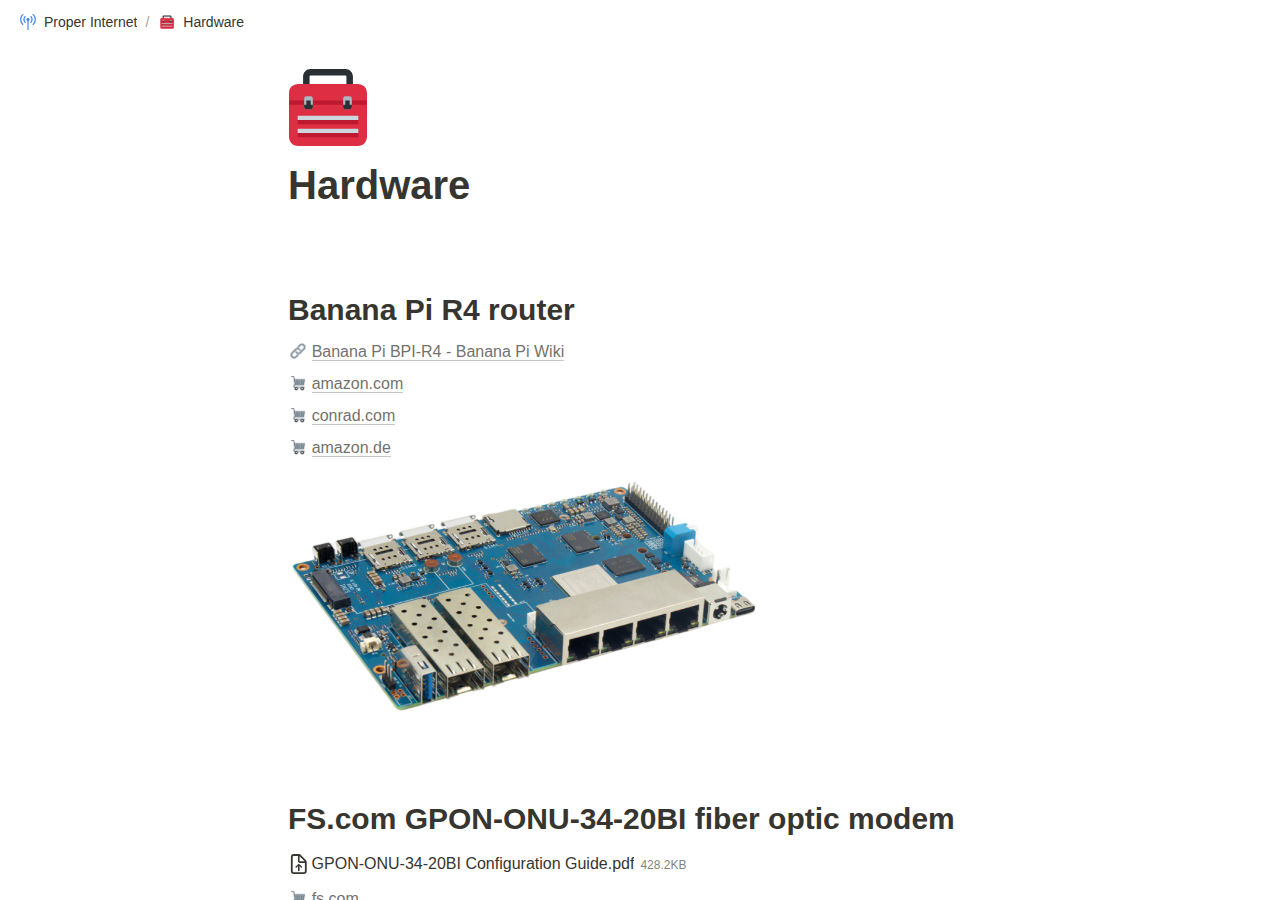
<file: hardware.html>
<html class="notion-html" lang="en" style="--full-viewport-height: 441px;"><head lang="en"><meta charset="utf-8"/><meta content="width=device-width,height=device-height,initial-scale=1,maximum-scale=1,user-scalable=no,viewport-fit=cover" name="viewport"/><title>Hardware</title><noscript><meta content="0;url=https://www.notion.so/disabled-javascript.html" http-equiv="refresh"/></noscript><meta content="en_US" property="og:locale"/><link href="[data-uri]" rel="shortcut icon" type="image/x-icon"/><link href="/images/logo-ios.png" rel="apple-touch-icon"/><meta content="yes" name="mobile-web-app-capable"/><meta content="telephone=no" name="format-detection"/><meta content="no" name="msapplication-tap-highlight"/><link href="assets/4e8dd02ae0f74049b708c079bcd1feb979cff37d.css" media="print" rel="stylesheet"/><style>body{background:#fff}body.dark{background:#191919}@keyframes startup-shimmer-animation{0%{transform:translateX(-100%) translateZ(0)}100%{transform:translateX(100%) translateZ(0)}}@keyframes startup-shimmer-fade-in{0%{opacity:0}100%{opacity:1}}@keyframes startup-spinner-rotate{0%{transform:rotate(0) translateZ(0)}100%{transform:rotate(360deg) translateZ(0)}}#initial-loading-spinner{position:fixed;height:100vh;width:100vw;z-index:-1;display:none;align-items:center;justify-content:center;opacity:.5}#initial-loading-spinner svg{height:24px;width:24px;animation:startup-spinner-rotate 1s linear infinite;transform-origin:center center;pointer-events:none}#skeleton{background:#fff;position:fixed;height:100vh;width:100vw;z-index:-1;display:none;overflow:hidden}#initial-loading-spinner.show,#skeleton.show{display:flex}body.dark #skeleton{background:#191919}.notion-front-page #skeleton,.notion-mobile #skeleton{display:none}#skeleton-sidebar{background-color:#f7f7f5;box-shadow:inset -1px 0 0 0 rgba(0,0,0,.025);display:flex;width:240px;flex-direction:column;padding:12px 14px;overflow:hidden}body.dark #skeleton-sidebar{background-color:#202020;box-shadow:inset -1px 0 0 0 rgba(255,255,255,.05)}#skeleton.isElectron #skeleton-sidebar{padding-top:46px}#skeleton .row{display:flex;margin-bottom:11px;align-items:center}#skeleton .row.fadein{animation:1s ease-in 0s 1 normal both running startup-shimmer-fade-in}#skeleton .chevron{width:12px;height:12px;display:block;margin-right:4px;fill:rgba(227,226,224,.5)}body.dark #skeleton .chevron{fill:#2f2f2f}.startup-shimmer{background:rgba(227,226,224,.5);overflow:hidden;position:relative}body.dark .startup-shimmer{background:#2f2f2f}.startup-shimmer::before{content:"";position:absolute;height:100%;width:100%;z-index:1;animation:1s linear infinite startup-shimmer-animation;background:linear-gradient(90deg,rgba(0,0,0,0) 0,rgba(0,0,0,.03) 50%,rgba(0,0,0,0) 100%)}body.dark .startup-shimmer::before{background:linear-gradient(90deg,transparent 0,rgba(86,86,86,.1) 50%,transparent 100%)}#skeleton .icon{width:20px;height:20px;border-radius:4px}#skeleton .text{height:10px;border-radius:10px}#skeleton .draggable{-webkit-app-region:drag;position:absolute;top:0;left:0;width:100%;height:36px;display:none}#skeleton.isElectron .draggable{display:block}</style><link href="assets/0c65dea1a6e19a8f9f38461fa644c43a0fd8f3c5.css" rel="stylesheet"/><link href="assets/injection.css" rel="stylesheet"/><style>
		
		
		.assistant-grouped-edit-chat-container .assistant-grouped-edit-insert {
			background: initial !important;
			border-bottom: initial !important;
			color: rgba(55, 53, 47, 1) !important;
		}

		.assistant-grouped-edit-chat-container .assistant-grouped-edit-remove {
			background: initial !important;
			border-bottom: initial !important;
			color: rgba(199, 198, 196, 1) !important;
		}
	
	</style></head><body class="notion-body"><style id="scroll-properties"></style><div id="notion-app"><div class="notion-app-inner notion-light-theme" style='color: rgb(55, 53, 47); fill: currentcolor; line-height: 1.5; font-family: ui-sans-serif, -apple-system, BlinkMacSystemFont, "Segoe UI Variable Display", "Segoe UI", Helvetica, "Apple Color Emoji", Arial, sans-serif, "Segoe UI Emoji", "Segoe UI Symbol"; -webkit-font-smoothing: auto; background-color: white; transition: height 0.1s;'><div style="height: 100%;"><div class="notion-cursor-listener" style="width: 100vw; height: 100%; position: relative; display: flex; flex: 1 1 0%; background: white; cursor: text;"><div class="" style="order: 3; display: flex; flex-direction: column; width: 100%; overflow: hidden; isolation: auto;"><header style="background: white; max-width: 100vw; z-index: 100; user-select: none;"><div class="notion-topbar" style="width: calc(100% + 0px); max-width: 100vw; height: 44px; opacity: 1; transition: opacity 700ms, color 700ms; position: relative; left: 0px;"><div style="display: flex; justify-content: space-between; align-items: center; overflow: hidden; height: 44px; padding-left: 12px; padding-right: 10px;"><div class="notranslate shadow-cursor-breadcrumb" style="display: flex; align-items: center; line-height: 1.2; font-size: 14px; height: 100%; flex-grow: 0; margin-right: 8px; min-width: 0px;"><div class="notion-selectable notion-page-block" data-block-id="1463b3f5-9a6a-8049-966d-d1e89fc5f3c4" style="display: flex; align-items: center; min-width: 0px;"><a href="/" rel="noopener noreferrer" role="link" style="display: flex; color: rgb(55, 53, 47); text-decoration: none; user-select: none; transition: background 20ms ease-in; cursor: pointer; align-items: center; flex-shrink: 1; white-space: nowrap; height: 24px; border-radius: 6px; font-size: inherit; line-height: 1.2; min-width: 0px; padding: 2px 6px;"><div style="display: flex; align-items: center; min-width: 0px;"><div class="notion-record-icon notranslate" style="display: flex; align-items: center; justify-content: center; height: 20px; width: 20px; border-radius: 0.25em; flex-shrink: 0; margin-right: 6px; font-weight: 500;"><div><div class="" style="width: 100%; height: 100%;"><img referrerpolicy="same-origin" src="assets/05831f878a2ededcd9290018c2b9cbf820a8adf8.svg" style="display: block; object-fit: fill; border-radius: 4px; width: 17.76px; height: 17.76px; transition: opacity 100ms ease-out; padding: 1px;"/></div></div></div><div class="notranslate" style="white-space: nowrap; overflow: hidden; text-overflow: ellipsis; max-width: 160px;">Proper Internet</div></div></a></div><span style="margin-left: 2px; margin-right: 2px; color: rgba(55, 53, 47, 0.5);">/</span><div role="button" style="user-select: none; transition: background 20ms ease-in; cursor: pointer; display: inline-flex; align-items: center; flex-shrink: 1; white-space: nowrap; height: 24px; border-radius: 6px; font-size: 14px; line-height: 1.2; min-width: 0px; padding-left: 6px; padding-right: 6px; color: rgb(55, 53, 47);" tabindex="0"><div class="notion-record-icon notranslate" style="display: flex; align-items: center; justify-content: center; height: 20px; width: 20px; border-radius: 0.25em; flex-shrink: 0; margin-right: 6px;"><div style="display: flex; align-items: center; justify-content: center; height: 20px; width: 20px;"><div style="height: 14px; width: 14px; font-size: 14px; line-height: 1; margin-left: 0px; color: black;"><img alt="🧰" aria-label="🧰" class="notion-emoji" src="[data-uri]" style="width: 100%;
height: 100%;
background: url(assets/6101f88ab4529ee25e026ff331f3a4a5b65ac27c.png) 88.3333% 50%/6100% 6100%"/></div></div></div><div class="notranslate" style="white-space: nowrap; overflow: hidden; text-overflow: ellipsis; max-width: 240px;">Hardware</div></div></div><div style="flex-grow: 1; flex-shrink: 1;"></div><div style="display: flex; justify-content: space-between; padding-left: 10px;"><div aria-disabled="true" aria-label="Close panel" class="notion-close-sidebar" role="button" style="user-select: none; transition-behavior: normal; transition-duration: 200ms; transition-timing-function: ease; transition-property: opacity; cursor: default; opacity: 0; display: inline-flex; align-items: center; justify-content: center; flex-shrink: 0; border-radius: 6px; height: 24px; width: 24px; padding: 0px; position: relative; margin-left: 10px; fill: rgba(55, 53, 47, 0.45);" tabindex="-1"><svg class="doubleChevronRight" role="graphics-symbol" style="width: 16px; height: 16px; display: block; fill: inherit; flex-shrink: 0;" viewBox="0 0 16 16"><path d="M2.25781 14.1211C2.47656 14.1211 2.66797 14.0391 2.81836 13.8887L8.14355 8.67969C8.32812 8.49512 8.41699 8.29688 8.41699 8.06445C8.41699 7.8252 8.32812 7.62012 8.14355 7.44922L2.81836 2.24023C2.66797 2.08984 2.4834 2.00781 2.25781 2.00781C1.81348 2.00781 1.46484 2.35645 1.46484 2.80078C1.46484 3.0127 1.55371 3.21777 1.7041 3.375L6.50977 8.05762L1.7041 12.7539C1.55371 12.9043 1.46484 13.1094 1.46484 13.3281C1.46484 13.7725 1.81348 14.1211 2.25781 14.1211ZM8.36914 14.1211C8.58789 14.1211 8.77246 14.0391 8.92285 13.8887L14.2549 8.67969C14.4395 8.49512 14.5283 8.29688 14.5283 8.06445C14.5283 7.8252 14.4326 7.62012 14.2549 7.44922L8.92285 2.24023C8.77246 2.08984 8.58789 2.00781 8.36914 2.00781C7.9248 2.00781 7.56934 2.35645 7.56934 2.80078C7.56934 3.0127 7.66504 3.21777 7.81543 3.375L12.6211 8.05762L7.81543 12.7539C7.66504 12.9043 7.56934 13.1094 7.56934 13.3281C7.56934 13.7725 7.9248 14.1211 8.36914 14.1211Z"></path></svg></div><div style="display: flex;"><div role="button" style="user-select: none; transition: background 20ms ease-in; cursor: pointer; display: inline-flex; align-items: center; flex-shrink: 0; white-space: nowrap; height: 28px; border-radius: 6px; font-size: 14px; line-height: 1.2; min-width: 0px; padding-left: 8px; padding-right: 8px; color: rgb(55, 53, 47);" tabindex="0"><svg class="search" role="graphics-symbol" style="width: 14px; height: 14px; display: block; fill: inherit; flex-shrink: 0;" viewBox="0 0 16 16"><path d="M.281 6.438c0-.875.164-1.696.492-2.461a6.484 6.484 0 011.375-2.032A6.237 6.237 0 016.64.078 6.2 6.2 0 019.11.57c.77.328 1.447.787 2.03 1.375a6.374 6.374 0 011.368 2.032c.333.765.5 1.586.5 2.46 0 .688-.107 1.342-.32 1.961a6.28 6.28 0 01-.868 1.696l3.563 3.578c.11.104.19.226.242.367.057.14.086.29.086.445 0 .22-.05.417-.149.594a1.122 1.122 0 01-1 .57c-.156 0-.307-.028-.453-.086a1.058 1.058 0 01-.382-.25l-3.586-3.585c-.5.333-1.047.596-1.641.789a6.089 6.089 0 01-1.86.28 6.237 6.237 0 01-2.468-.491 6.4 6.4 0 01-2.024-1.367A6.509 6.509 0 01.773 8.913a6.256 6.256 0 01-.492-2.476zm1.664 0c0 .65.12 1.26.36 1.828a4.775 4.775 0 001.015 1.5c.433.427.933.763 1.5 1.007a4.548 4.548 0 001.82.368c.652 0 1.261-.123 1.829-.368a4.747 4.747 0 002.508-2.507 4.567 4.567 0 00.367-1.829c0-.645-.123-1.252-.367-1.82a4.776 4.776 0 00-1.016-1.5A4.578 4.578 0 008.469 2.11a4.567 4.567 0 00-1.828-.367c-.646 0-1.253.123-1.82.367a4.667 4.667 0 00-1.5 1.008c-.433.432-.772.932-1.016 1.5a4.633 4.633 0 00-.36 1.82z"></path></svg></div><div role="button" style="user-select: none; transition: background 20ms ease-in; cursor: pointer; display: inline-flex; align-items: center; flex-shrink: 0; white-space: nowrap; height: 28px; border-radius: 6px; font-size: 14px; line-height: 1.2; min-width: 0px; padding-left: 8px; padding-right: 8px; color: rgb(55, 53, 47);" tabindex="0"><svg class="duplicate" role="graphics-symbol" style="width: 15px; height: 15px; display: block; fill: inherit; flex-shrink: 0;" viewBox="0 0 16 16"><path d="M2.83887 12.1523H4.00098V13.1846C4.00098 14.6406 4.75977 15.3994 6.24316 15.3994H13.1611C14.6377 15.3994 15.4033 14.6406 15.4033 13.1846V6.21191C15.4033 4.75586 14.6377 3.99707 13.1611 3.99707H11.999V2.96484C11.999 1.50879 11.2334 0.75 9.75684 0.75H2.83887C1.3623 0.75 0.59668 1.50195 0.59668 2.96484V9.93066C0.59668 11.3936 1.3623 12.1523 2.83887 12.1523ZM2.9209 10.8125C2.28516 10.8125 1.93652 10.4844 1.93652 9.82129V3.08105C1.93652 2.41797 2.28516 2.08301 2.9209 2.08301H9.68164C10.3105 2.08301 10.666 2.41797 10.666 3.08105V3.99707H6.24316C4.75977 3.99707 4.00098 4.75586 4.00098 6.21191V10.8125H2.9209ZM6.31836 14.0596C5.68262 14.0596 5.34082 13.7314 5.34082 13.0684V6.32812C5.34082 5.66504 5.68262 5.33691 6.31836 5.33691H13.0791C13.708 5.33691 14.0635 5.66504 14.0635 6.32812V13.0684C14.0635 13.7314 13.708 14.0596 13.0791 14.0596H6.31836Z"></path></svg></div><div aria-label="More actions" role="button" style="user-select: none; transition: background 20ms ease-in; cursor: pointer; display: flex; align-items: center; justify-content: center; width: 32px; height: 28px; border-radius: 4px;" tabindex="0"><svg class="ellipsis" role="graphics-symbol" style="width: 18px; height: 18px; display: block; fill: inherit; flex-shrink: 0;" viewBox="0 0 16 16"><path d="M2.887 9.014c.273 0 .52-.064.738-.192.219-.132.394-.307.526-.526.133-.219.199-.46.199-.725 0-.405-.142-.747-.424-1.025a1.41 1.41 0 00-1.04-.417c-.264 0-.505.066-.724.198a1.412 1.412 0 00-.718 1.244c0 .265.064.506.192.725.132.219.307.394.526.526.219.128.46.192.725.192zm5.113 0a1.412 1.412 0 001.244-.718c.132-.219.198-.46.198-.725 0-.405-.14-.747-.423-1.025A1.386 1.386 0 008 6.129c-.264 0-.506.066-.725.198a1.412 1.412 0 00-.718 1.244c0 .265.064.506.192.725.132.219.308.394.526.526.22.128.46.192.725.192zm5.106 0c.265 0 .506-.064.725-.192.219-.132.394-.307.526-.526.133-.219.199-.46.199-.725 0-.405-.142-.747-.424-1.025a1.394 1.394 0 00-1.026-.417 1.474 1.474 0 00-1.265.718c-.127.218-.19.46-.19.724 0 .265.063.506.19.725.133.219.308.394.527.526.223.128.47.192.738.192z"></path></svg></div><div role="button" style="user-select: none; transition: background 20ms ease-in; cursor: pointer; display: inline-flex; align-items: center; justify-content: center; white-space: nowrap; border-radius: 6px; height: 32px; padding: 0px 10px; font-size: 14px; line-height: 1.2; border: 1px solid rgba(55, 53, 47, 0.16); margin-left: 8px;" tabindex="0">Made with<svg class="notionLogo" role="graphics-symbol" style="width: 14px; height: 14px; display: block; fill: inherit; flex-shrink: 0; margin-left: 6px;" viewBox="0 0 120 126"><path d="M 20.6927 21.9315C 24.5836 25.0924 26.0432 24.8512 33.3492 24.3638L 102.228 20.2279C 103.689 20.2279 102.474 18.7705 101.987 18.5283L 90.5477 10.2586C 88.3558 8.55699 85.4356 6.60818 79.8387 7.09563L 13.1433 11.9602C 10.711 12.2014 10.2251 13.4175 11.1939 14.3924L 20.6927 21.9315ZM 24.8281 37.9835L 24.8281 110.456C 24.8281 114.351 26.7745 115.808 31.1553 115.567L 106.853 111.187C 111.236 110.946 111.724 108.267 111.724 105.103L 111.724 33.1169C 111.724 29.958 110.509 28.2544 107.826 28.4976L 28.721 33.1169C 25.8018 33.3622 24.8281 34.8225 24.8281 37.9835ZM 99.5567 41.8711C 100.042 44.0622 99.5567 46.2512 97.3618 46.4974L 93.7143 47.2241L 93.7143 100.728C 90.5477 102.43 87.6275 103.403 85.1942 103.403C 81.2983 103.403 80.3226 102.186 77.4044 98.54L 53.5471 61.087L 53.5471 97.3239L 61.0964 99.0275C 61.0964 99.0275 61.0964 103.403 55.0057 103.403L 38.2148 104.377C 37.727 103.403 38.2148 100.973 39.9179 100.486L 44.2996 99.2717L 44.2996 51.36L 38.2158 50.8725C 37.728 48.6815 38.9431 45.5225 42.3532 45.2773L 60.3661 44.0631L 85.1942 82.0036L 85.1942 48.4402L 78.864 47.7136C 78.3781 45.0351 80.3226 43.0902 82.7569 42.849L 99.5567 41.8711ZM 7.5434 5.39404L 76.9175 0.285276C 85.4366 -0.445402 87.6285 0.0440428 92.983 3.93368L 115.128 19.4982C 118.782 22.1747 120 22.9034 120 25.8211L 120 111.187C 120 116.537 118.051 119.701 111.237 120.185L 30.6734 125.05C 25.5584 125.294 23.124 124.565 20.4453 121.158L 4.13735 99.9994C 1.21516 96.1048 0 93.191 0 89.7819L 0 13.903C 0 9.5279 1.94945 5.8785 7.5434 5.39404Z"></path></svg></div></div></div></div></div><div style="width: calc(100% + 0px); user-select: none;"></div></header><main class="notion-frame" style="flex-grow: 0; flex-shrink: 1; display: flex; flex-direction: column; background: white; z-index: 1; height: calc(-44px + 100vh); max-height: 100%; position: relative; width: 780px; transform: translateX(0px); transition-duration: 200ms; transition-timing-function: ease; transition-property: width, transform;"><div style="display: contents;"><div class="notion-scroller vertical" style="z-index: 1; display: flex; flex-direction: column; flex-grow: 1; position: relative; align-items: center; margin-right: 0px; margin-bottom: 0px; overflow: hidden auto;"><div class="sticky-portal-target" data-sticky-stack-name="default" style="position: sticky; z-index: 999; width: 100%; top: 0px; left: 0px; height: 0px; flex: 0 1 0%;"></div><div style="position: absolute; top: 0px; left: 0px; z-index: 99;"><div class="notion-selectable-hover-menu-item"></div></div><div aria-disabled="true" aria-label="Start typing to edit text" aria-multiline="true" class="whenContentEditable" data-content-editable-root="true" role="textbox" style="caret-color: rgb(55, 53, 47); width: 100%; display: flex; flex-direction: column; position: relative; align-items: center; flex-grow: 1; --whenContentEditable--WebkitUserModify: read-write-plaintext-only;"><span data-content-editable-root-tiny-selection-trap="true" style="height: 1px; width: 1px; caret-color: transparent; margin-top: -1px;"></span><div class="layout" style="padding-bottom: 30vh; transform: translateX(0px); transition-duration: 200ms; transition-timing-function: ease; transition-property: transform;"><div class="pseudoSelection" contenteditable="false" data-content-editable-void="true" style="user-select: none; --pseudoSelection--background: transparent; display: contents;"><div class="layout-margin-right" style="width: calc(100% + 0px); grid-row: 1 / -1; padding-left: 0px; position: sticky; top: 0px; right: 0px; z-index: 80; transition: opacity 0.2s; opacity: 1; visibility: visible; pointer-events: none;"><div style="width: 100%; height: 0px;"></div><div class="hide-scrollbar ignore-scrolling-container notion-floating-table-of-contents" style="position: absolute; top: 0px; width: calc(100% + 0px); height: calc(-44px + 100vh); display: flex; flex-direction: column; pointer-events: none;"><div style="display: flex;"><div contenteditable="false" data-content-editable-void="true" style="width: 100%;"><div style="max-height: 113px; margin-bottom: 60px; pointer-events: auto;"><div style="max-height: 113px; display: flex; flex-direction: row; position: absolute; top: 204px; right: 0px; overflow-y: hidden; opacity: 1;"><div style="width: 56px; display: flex; flex-direction: column; justify-content: center; padding-bottom: 12px; padding-right: 8px;"><div style="display: flex; flex-direction: column; gap: 12px; padding-left: 20px; padding-bottom: 12px; height: 100%;"><div><div style="background-color: rgb(50, 48, 44); height: 2px; width: 16px; transition: background 0.2s, box-shadow 0.2s; box-shadow: none; border-radius: 2px; margin-left: 0px;"></div></div><div><div style="background-color: rgb(227, 226, 224); height: 2px; width: 16px; transition: background 0.2s, box-shadow 0.2s; box-shadow: none; border-radius: 2px; margin-left: 0px;"></div></div><div><div style="background-color: rgb(227, 226, 224); height: 2px; width: 16px; transition: background 0.2s, box-shadow 0.2s; box-shadow: none; border-radius: 2px; margin-left: 0px;"></div></div><div><div style="background-color: rgb(227, 226, 224); height: 2px; width: 16px; transition: background 0.2s, box-shadow 0.2s; box-shadow: none; border-radius: 2px; margin-left: 0px;"></div></div></div></div></div></div></div></div></div></div></div><div class="layout-full" style="isolation: isolate;"><div class="pseudoSelection" contenteditable="false" data-content-editable-void="true" style="user-select: none; --pseudoSelection--background: transparent; width: 100%; display: flex; flex-direction: column; align-items: center; flex-shrink: 0; flex-grow: 0; z-index: 2; transform: translateX(0px); transition-duration: 200ms; transition-timing-function: ease; transition-property: transform;"></div></div><div class="layout-content" style="margin-bottom: 0px; padding-bottom: 0px;"><div style="width: 100%; display: flex; flex-direction: column; align-items: center; flex-shrink: 0; flex-grow: 0;"><div style="max-width: 100%; padding-left: calc(0px + env(safe-area-inset-left)); width: 100%;"><div class="pseudoSelection" contenteditable="false" data-content-editable-void="true" style="user-select: none; --pseudoSelection--background: transparent; pointer-events: none;"><div style="display: flow-root; pointer-events: auto;"><div class="notion-record-icon notranslate" style="display: flex; align-items: center; justify-content: center; height: 78px; width: 78px; border-radius: 0.25em; flex-shrink: 0; position: relative; z-index: 1; margin-left: 3px; margin-bottom: 0px; margin-top: 96px; pointer-events: auto;"><div aria-label="🧰 Page icon" role="img" style="display: flex; align-items: center; justify-content: center; height: 78px; width: 78px;"><div style="height: 78px; width: 78px; font-size: 78px; line-height: 1; margin-left: 0px; color: black;"><div style="position: relative; width: 78px; height: 78px;"><img alt="🧰" aria-label="🧰" class="notion-emoji" src="[data-uri]" style="width: 78px;
height: 78px;
background: url(assets/6101f88ab4529ee25e026ff331f3a4a5b65ac27c.png) 88.3333% 50%/6100% 6100%;
opacity: 0;
transition: opacity 100ms ease-out"/><img alt="🧰" aria-label="🧰" src="assets/5e46a248280283af7c9ed000bd076748dff39589.svg" style="position: absolute; top: 0px; left: 0px; opacity: 1; width: 78px; height: 78px;"/></div></div></div></div></div><div><div class="notion-page-controls" style='display: flex; justify-content: flex-start; flex-wrap: wrap; padding-top: 8px; padding-bottom: 4px; margin-left: -1px; color: rgba(55, 53, 47, 0.5); font-family: ui-sans-serif, -apple-system, BlinkMacSystemFont, "Segoe UI Variable Display", "Segoe UI", Helvetica, "Apple Color Emoji", Arial, sans-serif, "Segoe UI Emoji", "Segoe UI Symbol"; pointer-events: auto;'></div></div></div><div style="padding-right: calc(0px + env(safe-area-inset-right));"><div><div class="notion-selectable notion-page-block" data-block-id="1463b3f5-9a6a-8031-a40c-f14f495670a1" style='color: rgb(55, 53, 47); font-weight: 700; line-height: 1.2; font-size: 40px; font-family: ui-sans-serif, -apple-system, BlinkMacSystemFont, "Segoe UI Variable Display", "Segoe UI", Helvetica, "Apple Color Emoji", Arial, sans-serif, "Segoe UI Emoji", "Segoe UI Symbol"; cursor: text; display: flex; align-items: center;'><h1 contenteditable="false" data-content-editable-leaf="true" placeholder="New page" spellcheck="true" style="max-width: 100%; width: 100%; white-space: pre-wrap; word-break: break-word; caret-color: rgb(55, 53, 47); padding-top: 3px; padding-left: 2px; padding-right: 2px; font-size: 1em; font-weight: inherit; margin: 0px;">Hardware</h1></div><div style="margin-left: 4px;"></div></div></div></div></div></div><div class="layout-content" style="min-height: 170px; padding-top: 5px;"><div class="notion-page-content" style="flex-shrink: 0; flex-grow: 1; max-width: 100%; display: flex; align-items: flex-start; flex-direction: column; font-size: 16px; line-height: 1.5; width: 100%; z-index: 4; padding: 8px 0px 0px;"><div class="notion-selectable notion-text-block" data-block-id="1463b3f5-9a6a-80a3-802b-d18b05ef3ff8" style="width: 100%; max-width: 588px; margin-top: 2px; margin-bottom: 1px;"><div style="color: inherit; fill: inherit;"><div style="display: flex;"><div contenteditable="false" data-content-editable-leaf="true" placeholder=" " spellcheck="true" style="max-width: 100%; width: 100%; white-space: pre-wrap; word-break: break-word; caret-color: rgb(55, 53, 47); padding: 3px 2px; min-height: 1em; color: rgb(55, 53, 47); -webkit-text-fill-color: rgba(55, 53, 47, 0.5);"></div><div style="position: relative; left: 0px;"></div></div></div></div><div class="notion-selectable notion-header-block" data-block-id="1463b3f5-9a6a-80d7-8f8c-dd6182b90eed" style="width: 100%; max-width: 588px; margin-top: 2em; margin-bottom: 4px;"><div style="display: flex; width: 100%; color: inherit; fill: inherit;"><h2 contenteditable="false" data-content-editable-leaf="true" placeholder="Heading 1" spellcheck="true" style='max-width: 100%; width: 100%; white-space: pre-wrap; word-break: break-word; caret-color: rgb(55, 53, 47); padding: 3px 2px; font-family: ui-sans-serif, -apple-system, BlinkMacSystemFont, "Segoe UI Variable Display", "Segoe UI", Helvetica, "Apple Color Emoji", Arial, sans-serif, "Segoe UI Emoji", "Segoe UI Symbol"; font-weight: 600; font-size: 1.875em; line-height: 1.3; margin: 0px;'>Banana Pi R4 router</h2><div style="position: relative; left: 0px;"></div></div></div><div class="notion-selectable notion-text-block" data-block-id="1483b3f5-9a6a-8099-9273-fcd0b15c7497" style="width: 100%; max-width: 588px; margin-top: 1px; margin-bottom: 1px;"><div style="color: inherit; fill: inherit;"><div style="display: flex;"><div contenteditable="false" data-content-editable-leaf="true" placeholder=" " spellcheck="true" style="max-width: 100%; width: 100%; white-space: pre-wrap; word-break: break-word; caret-color: rgb(55, 53, 47); padding: 3px 2px;"><img alt="🔗" aria-label="🔗" class="notion-emoji" src="[data-uri]" style="width: 1em;
height: 1em;
background-repeat: no-repeat;
background: url(assets/6101f88ab4529ee25e026ff331f3a4a5b65ac27c.png);
background-position-x: 48.333333%;
background-position-y: 80%;
background-size: 6100% 6100%;
vertical-align: -0.1em;
margin: 0 0.1em"/> <a class="notion-link-token notion-focusable-token notion-enable-hover" data-token-index="1" href="https://wiki.banana-pi.org/Banana_Pi_BPI-R4" rel="noopener noreferrer" style="cursor:pointer;color:inherit;word-wrap:break-word;text-decoration:inherit" tabindex="0" target="_blank"><span class="link-annotation-1483b3f5-9a6a-8099-9273-fcd0b15c7497--681953497" style="border-bottom:0.05em solid;border-color:rgba(55,53,47,.4);opacity:0.7">Banana Pi BPI-R4 - Banana Pi Wiki</span></a></div><div style="position: relative; left: 0px;"></div></div></div></div><div class="notion-selectable notion-text-block" data-block-id="1473b3f5-9a6a-8083-b9e4-f581a845a0fc" style="width: 100%; max-width: 588px; margin-top: 1px; margin-bottom: 1px;"><div style="color: inherit; fill: inherit;"><div style="display: flex;"><div contenteditable="false" data-content-editable-leaf="true" placeholder=" " spellcheck="true" style="max-width: 100%; width: 100%; white-space: pre-wrap; word-break: break-word; caret-color: rgb(55, 53, 47); padding: 3px 2px;"><img alt="🛒" aria-label="🛒" class="notion-emoji" src="[data-uri]" style="width: 1em;
height: 1em;
background-repeat: no-repeat;
background: url(assets/6101f88ab4529ee25e026ff331f3a4a5b65ac27c.png);
background-position-x: 63.333333%;
background-position-y: 6.666667%;
background-size: 6100% 6100%;
vertical-align: -0.1em;
margin: 0 0.1em"/> <a class="notion-link-token notion-focusable-token notion-enable-hover" data-token-index="1" href="https://www.amazon.com/BPI-R4-Wi-Fi-Dual-Band-Router-Board/dp/B0CPFJQCG2" rel="noopener noreferrer" style="cursor:pointer;color:inherit;word-wrap:break-word;text-decoration:inherit" tabindex="0" target="_blank"><span class="link-annotation-1473b3f5-9a6a-8083-b9e4-f581a845a0fc-1836541391" style="border-bottom:0.05em solid;border-color:rgba(55,53,47,.4);opacity:0.7">amazon.com</span></a></div><div style="position: relative; left: 0px;"></div></div></div></div><div class="notion-selectable notion-text-block" data-block-id="1473b3f5-9a6a-80a8-85ef-c3ab6d66bdfe" style="width: 100%; max-width: 588px; margin-top: 1px; margin-bottom: 1px;"><div style="color: inherit; fill: inherit;"><div style="display: flex;"><div contenteditable="false" data-content-editable-leaf="true" placeholder=" " spellcheck="true" style="max-width: 100%; width: 100%; white-space: pre-wrap; word-break: break-word; caret-color: rgb(55, 53, 47); padding: 3px 2px;"><img alt="🛒" aria-label="🛒" class="notion-emoji" src="[data-uri]" style="width: 1em;
height: 1em;
background-repeat: no-repeat;
background: url(assets/6101f88ab4529ee25e026ff331f3a4a5b65ac27c.png);
background-position-x: 63.333333%;
background-position-y: 6.666667%;
background-size: 6100% 6100%;
vertical-align: -0.1em;
margin: 0 0.1em"/> <a class="notion-link-token notion-focusable-token notion-enable-hover" data-token-index="1" href="https://www.conrad.com/en/p/banana-pi-pi-r4-router-board-4-gb-4-x-3189584.html" rel="noopener noreferrer" style="cursor:pointer;color:inherit;word-wrap:break-word;text-decoration:inherit" tabindex="0" target="_blank"><span class="link-annotation-1473b3f5-9a6a-80a8-85ef-c3ab6d66bdfe-748154312" style="border-bottom:0.05em solid;border-color:rgba(55,53,47,.4);opacity:0.7">conrad.com</span></a></div><div style="position: relative; left: 0px;"></div></div></div></div><div class="notion-selectable notion-text-block" data-block-id="1473b3f5-9a6a-8074-b3bf-ff0f270be041" style="width: 100%; max-width: 588px; margin-top: 1px; margin-bottom: 1px;"><div style="color: inherit; fill: inherit;"><div style="display: flex;"><div contenteditable="false" data-content-editable-leaf="true" placeholder=" " spellcheck="true" style="max-width: 100%; width: 100%; white-space: pre-wrap; word-break: break-word; caret-color: rgb(55, 53, 47); padding: 3px 2px;"><img alt="🛒" aria-label="🛒" class="notion-emoji" src="[data-uri]" style="width: 1em;
height: 1em;
background-repeat: no-repeat;
background: url(assets/6101f88ab4529ee25e026ff331f3a4a5b65ac27c.png);
background-position-x: 63.333333%;
background-position-y: 6.666667%;
background-size: 6100% 6100%;
vertical-align: -0.1em;
margin: 0 0.1em"/> <a class="notion-link-token notion-focusable-token notion-enable-hover" data-token-index="1" href="https://www.amazon.de/dp/B0D5H13PNK" rel="noopener noreferrer" style="cursor:pointer;color:inherit;word-wrap:break-word;text-decoration:inherit" tabindex="0" target="_blank"><span class="link-annotation-1473b3f5-9a6a-8074-b3bf-ff0f270be041-258958011" style="border-bottom:0.05em solid;border-color:rgba(55,53,47,.4);opacity:0.7">amazon.de</span></a></div><div style="position: relative; left: 0px;"></div></div></div></div><div class="notion-selectable notion-image-block" data-block-id="1473b3f5-9a6a-80b7-9931-e1229af0bb52" style="width: 480px; max-width: 780px; align-self: flex-start; margin-top: 4px; margin-bottom: 4px;"><div><div contenteditable="false" data-content-editable-void="true"><div aria-labelledby=":r4:" role="figure"><div style="display: flex; width: fit-content;"><div class="notion-cursor-default" style="position: relative; overflow: hidden; flex-grow: 1;"><div style="position: relative;"><div><div class="" style="width: 100%; height: 100%;"><img alt="" loading="lazy" referrerpolicy="same-origin" src="assets/d2ad7691e2767a134aedae0e74be91ad8929f48b.png" style="display: block; object-fit: cover; border-radius: 2px; height: 260.4px; pointer-events: auto; width: 100%; max-height: 260.4px;"/></div></div></div><div style='position: absolute; top: 4px; right: 4px; border-radius: 4px; color: white; fill: white; font-size: 11.5px; background: rgba(0, 0, 0, 0.6); display: flex; white-space: nowrap; align-items: center; height: 26px; max-width: calc(100% - 16px); overflow: hidden; pointer-events: none; opacity: 0; transition: opacity 200ms ease-in-out; font-family: ui-sans-serif, -apple-system, BlinkMacSystemFont, "Segoe UI Variable Display", "Segoe UI", Helvetica, "Apple Color Emoji", Arial, sans-serif, "Segoe UI Emoji", "Segoe UI Symbol"; z-index: 2;'><div role="button" style="user-select: none; transition: opacity 200ms ease-in; cursor: pointer; display: flex; align-items: center; justify-content: center; flex-shrink: 0; width: 26px; height: 26px; fill: rgba(55, 53, 47, 0.45);" tabindex="0"><svg class="ellipsis" role="graphics-symbol" style="width: 16px; height: 16px; display: block; fill: white; flex-shrink: 0;" viewBox="0 0 16 16"><path d="M2.887 9.014c.273 0 .52-.064.738-.192.219-.132.394-.307.526-.526.133-.219.199-.46.199-.725 0-.405-.142-.747-.424-1.025a1.41 1.41 0 00-1.04-.417c-.264 0-.505.066-.724.198a1.412 1.412 0 00-.718 1.244c0 .265.064.506.192.725.132.219.307.394.526.526.219.128.46.192.725.192zm5.113 0a1.412 1.412 0 001.244-.718c.132-.219.198-.46.198-.725 0-.405-.14-.747-.423-1.025A1.386 1.386 0 008 6.129c-.264 0-.506.066-.725.198a1.412 1.412 0 00-.718 1.244c0 .265.064.506.192.725.132.219.308.394.526.526.22.128.46.192.725.192zm5.106 0c.265 0 .506-.064.725-.192.219-.132.394-.307.526-.526.133-.219.199-.46.199-.725 0-.405-.142-.747-.424-1.025a1.394 1.394 0 00-1.026-.417 1.474 1.474 0 00-1.265.718c-.127.218-.19.46-.19.724 0 .265.063.506.19.725.133.219.308.394.527.526.223.128.47.192.738.192z"></path></svg></div></div><div style="left: 0px; top: 0px; width: 100%; height: 100%; background: rgba(0, 0, 0, 0.3); pointer-events: none; opacity: 0; position: absolute; transition: opacity 100ms ease-in-out;"></div><div style="left: 0px; bottom: 0px; width: 100%; height: 88px; background: linear-gradient(360deg, rgba(0, 0, 0, 0.6) 0%, rgba(0, 0, 0, 0.18) 50%, rgba(0, 0, 0, 0.09) 65%, rgba(0, 0, 0, 0.043) 75%, rgba(0, 0, 0, 0.024) 82.85%, rgba(0, 0, 0, 0.01) 88%, rgba(0, 0, 0, 0) 100%); pointer-events: none; opacity: 0; transition: opacity 200ms ease-in-out; position: absolute;"><div style="display: flex; flex-direction: row; justify-content: start; align-items: center; position: absolute; opacity: 0; left: 12px; bottom: 8px; cursor: pointer; pointer-events: auto;"><a rel="noopener noreferrer" style="display: block; color: inherit; text-decoration: none; user-select: none; cursor: pointer;" target="_blank"><div style="display: flex; flex-direction: row; align-items: center; height: 24px;"><div style="padding-right: 4px;"><svg class="alias" role="graphics-symbol" style="width: 14px; height: 14px; display: block; fill: white; flex-shrink: 0;" viewBox="0 0 16 16"><path d="M13.1475 10.5869V3.72363C13.1475 3.25195 12.833 2.93066 12.3477 2.93066H5.48438C5.02637 2.93066 4.70508 3.27246 4.70508 3.67578C4.70508 4.07227 5.05371 4.40039 5.46387 4.40039H7.89746L10.8438 4.30469L9.59961 5.39844L3.08496 11.9199C2.92773 12.0771 2.8457 12.2686 2.8457 12.46C2.8457 12.8564 3.20801 13.2256 3.61816 13.2256C3.80957 13.2256 3.99414 13.1504 4.15137 12.9932L10.6729 6.47168L11.7803 5.22754L11.6641 8.05762V10.6074C11.6641 11.0176 11.9922 11.373 12.4023 11.373C12.8057 11.373 13.1475 11.0312 13.1475 10.5869Z"></path></svg></div><div style='font-style: normal; font-weight: 500; font-size: 12px; letter-spacing: -0.154px; line-height: 143%; font-feature-settings: "case"; text-overflow: ellipsis; color: white; max-width: 400px; padding-right: 4px; overflow: hidden; white-space: nowrap;'></div></div></a></div></div><div style="position: absolute; bottom: 8px; right: 8px; background: rgba(0, 0, 0, 0.6); border-radius: 4px; opacity: 0; transition: opacity 200ms ease-in-out; overflow: hidden;"><div aria-disabled="true" aria-label="Click to view alt text" class="altTextBlockButton" role="button" style="user-select: none; transition: background 20ms ease-in; cursor: default; padding: 4px 6px; font-size: 12px; font-weight: 500; letter-spacing: 0.2px; color: white;" tabindex="-1">ALT</div></div></div><div style="position: relative; left: 0px;"></div></div></div></div></div></div><div class="notion-selectable notion-text-block" data-block-id="1473b3f5-9a6a-8040-928c-c600af317152" style="width: 100%; max-width: 588px; margin-top: 1px; margin-bottom: 1px;"><div style="color: inherit; fill: inherit;"><div style="display: flex;"><div contenteditable="false" data-content-editable-leaf="true" placeholder=" " spellcheck="true" style="max-width: 100%; width: 100%; white-space: pre-wrap; word-break: break-word; caret-color: rgb(55, 53, 47); padding: 3px 2px; min-height: 1em; color: rgb(55, 53, 47); -webkit-text-fill-color: rgba(55, 53, 47, 0.5);"></div><div style="position: relative; left: 0px;"></div></div></div></div><div class="notion-selectable notion-header-block" data-block-id="1473b3f5-9a6a-8080-928d-c7461ca0163b" style="width: 100%; max-width: 588px; margin-top: 2em; margin-bottom: 4px;"><div style="display: flex; width: 100%; color: inherit; fill: inherit;"><h2 contenteditable="false" data-content-editable-leaf="true" placeholder="Heading 1" spellcheck="true" style='max-width: 100%; width: 100%; white-space: pre-wrap; word-break: break-word; caret-color: rgb(55, 53, 47); padding: 3px 2px; font-family: ui-sans-serif, -apple-system, BlinkMacSystemFont, "Segoe UI Variable Display", "Segoe UI", Helvetica, "Apple Color Emoji", Arial, sans-serif, "Segoe UI Emoji", "Segoe UI Symbol"; font-weight: 600; font-size: 1.875em; line-height: 1.3; margin: 0px;'>FS.com GPON-ONU-34-20BI fiber optic modem</h2><div style="position: relative; left: 0px;"></div></div></div><div class="notion-selectable notion-file-block" data-block-id="1483b3f5-9a6a-80a4-bc1c-d04feed8bb56" style="width: 100%; max-width: 780px; margin-top: 1px; margin-bottom: 1px;"><div aria-labelledby=":r5:" role="figure"><div style="display: flex;"><div role="button" style="user-select: none; transition: background 20ms ease-in; cursor: pointer; flex-grow: 1; min-width: 0px; border-radius: 4px; color: inherit; fill: inherit;" tabindex="0"><div style="display: flex; align-items: center; width: 100%; padding-top: 3px; padding-bottom: 3px; padding-left: 2px;"><div class="pseudoSelection" contenteditable="false" data-content-editable-void="true" data-text-edit-side="start" style="user-select: none; --pseudoSelection--background: transparent; margin-right: 2px; width: 1.35em; display: flex; align-items: center; justify-content: center; flex-grow: 0; flex-shrink: 0; min-height: calc(1.5em + 6px); height: 1.35em;"><svg class="file" role="graphics-symbol" style="width: 100%; height: 100%; display: block; fill: inherit; flex-shrink: 0;" viewBox="0 0 16 16"><path d="M4.35645 15.4678H11.6367C13.0996 15.4678 13.8584 14.6953 13.8584 13.2256V7.02539C13.8584 6.0752 13.7354 5.6377 13.1406 5.03613L9.55176 1.38574C8.97754 0.804688 8.50586 0.667969 7.65137 0.667969H4.35645C2.89355 0.667969 2.13477 1.44043 2.13477 2.91016V13.2256C2.13477 14.7021 2.89355 15.4678 4.35645 15.4678ZM4.46582 14.1279C3.80273 14.1279 3.47461 13.7793 3.47461 13.1436V2.99219C3.47461 2.36328 3.80273 2.00781 4.46582 2.00781H7.37793V5.75391C7.37793 6.73145 7.86328 7.20312 8.83398 7.20312H12.5186V13.1436C12.5186 13.7793 12.1836 14.1279 11.5205 14.1279H4.46582ZM8.95703 6.02734C8.67676 6.02734 8.56055 5.9043 8.56055 5.62402V2.19238L12.334 6.02734H8.95703ZM8.59473 12.7266V10.6279L8.54004 9.56152L9.06641 10.1152L9.59277 10.6484C9.68848 10.7646 9.8457 10.833 9.98926 10.833C10.2969 10.833 10.5293 10.6143 10.5293 10.3066C10.5293 10.1357 10.4678 10.0127 10.3379 9.90332L8.45117 8.16699C8.29395 8.02344 8.16406 7.96191 7.99316 7.96191C7.8291 7.96191 7.69922 8.02344 7.54199 8.16699L5.65527 9.90332C5.52539 10.0127 5.46387 10.1357 5.46387 10.3066C5.46387 10.6143 5.68945 10.833 6.00391 10.833C6.14746 10.833 6.29785 10.7646 6.40039 10.6484L6.92676 10.1152L7.45312 9.56152L7.39844 10.6279V12.7266C7.39844 13.0547 7.67188 13.3008 7.99316 13.3008C8.32129 13.3008 8.59473 13.0547 8.59473 12.7266Z"></path></svg></div><div style="flex: 1 1 0px; min-width: 1px;"><div style="display: flex; align-items: baseline;"><div style="white-space: nowrap; overflow: hidden; text-overflow: ellipsis;">GPON-ONU-34-20BI Configuration Guide.pdf</div><div style="font-size: 12px; line-height: 16px; color: rgba(55, 53, 47, 0.65); white-space: nowrap; overflow: hidden; text-overflow: ellipsis; margin-left: 6px;">428.2KB</div></div></div></div></div><div style="position: relative; left: 0px;"></div></div></div></div><div class="notion-selectable notion-text-block" data-block-id="1473b3f5-9a6a-80e5-93f7-d7892a1fb42c" style="width: 100%; max-width: 588px; margin-top: 1px; margin-bottom: 1px;"><div style="color: inherit; fill: inherit;"><div style="display: flex;"><div contenteditable="false" data-content-editable-leaf="true" placeholder=" " spellcheck="true" style="max-width: 100%; width: 100%; white-space: pre-wrap; word-break: break-word; caret-color: rgb(55, 53, 47); padding: 3px 2px;"><img alt="🛒" aria-label="🛒" class="notion-emoji" src="[data-uri]" style="width: 1em;
height: 1em;
background-repeat: no-repeat;
background: url(assets/6101f88ab4529ee25e026ff331f3a4a5b65ac27c.png);
background-position-x: 63.333333%;
background-position-y: 6.666667%;
background-size: 6100% 6100%;
vertical-align: -0.1em;
margin: 0 0.1em"/> <a class="notion-link-token notion-focusable-token notion-enable-hover" data-token-index="1" href="https://www.fs.com/de-en/products/133619.html" rel="noopener noreferrer" style="cursor:pointer;color:inherit;word-wrap:break-word;text-decoration:inherit" tabindex="0" target="_blank"><span class="link-annotation-1473b3f5-9a6a-80e5-93f7-d7892a1fb42c-1338207940" style="border-bottom:0.05em solid;border-color:rgba(55,53,47,.4);opacity:0.7">fs.com</span></a></div><div style="position: relative; left: 0px;"></div></div></div></div><div class="notion-selectable notion-image-block" data-block-id="1473b3f5-9a6a-80d2-b640-d9cd4b46ab03" style="width: 240px; max-width: 780px; align-self: flex-start; margin-top: 4px; margin-bottom: 4px;"><div><div contenteditable="false" data-content-editable-void="true"><div aria-labelledby=":r6:" role="figure"><div style="display: flex; width: fit-content;"><div class="notion-cursor-default" style="position: relative; overflow: hidden; flex-grow: 1;"><div style="position: relative;"><div><div class="" style="width: 100%; height: 100%;"><img alt="" loading="lazy" referrerpolicy="same-origin" src="assets/4a9b3b3c7b721257443916cbc5c03da782072aab.png" style="display: block; object-fit: cover; border-radius: 2px; height: 170.4px; pointer-events: auto; width: 100%; max-height: 170.4px;"/></div></div></div><div style='position: absolute; top: 4px; right: 4px; border-radius: 4px; color: white; fill: white; font-size: 11.5px; background: rgba(0, 0, 0, 0.6); display: flex; white-space: nowrap; align-items: center; height: 26px; max-width: calc(100% - 16px); overflow: hidden; pointer-events: none; opacity: 0; transition: opacity 200ms ease-in-out; font-family: ui-sans-serif, -apple-system, BlinkMacSystemFont, "Segoe UI Variable Display", "Segoe UI", Helvetica, "Apple Color Emoji", Arial, sans-serif, "Segoe UI Emoji", "Segoe UI Symbol"; z-index: 2;'><div role="button" style="user-select: none; transition: opacity 200ms ease-in; cursor: pointer; display: flex; align-items: center; justify-content: center; flex-shrink: 0; width: 26px; height: 26px; fill: rgba(55, 53, 47, 0.45);" tabindex="0"><svg class="ellipsis" role="graphics-symbol" style="width: 16px; height: 16px; display: block; fill: white; flex-shrink: 0;" viewBox="0 0 16 16"><path d="M2.887 9.014c.273 0 .52-.064.738-.192.219-.132.394-.307.526-.526.133-.219.199-.46.199-.725 0-.405-.142-.747-.424-1.025a1.41 1.41 0 00-1.04-.417c-.264 0-.505.066-.724.198a1.412 1.412 0 00-.718 1.244c0 .265.064.506.192.725.132.219.307.394.526.526.219.128.46.192.725.192zm5.113 0a1.412 1.412 0 001.244-.718c.132-.219.198-.46.198-.725 0-.405-.14-.747-.423-1.025A1.386 1.386 0 008 6.129c-.264 0-.506.066-.725.198a1.412 1.412 0 00-.718 1.244c0 .265.064.506.192.725.132.219.308.394.526.526.22.128.46.192.725.192zm5.106 0c.265 0 .506-.064.725-.192.219-.132.394-.307.526-.526.133-.219.199-.46.199-.725 0-.405-.142-.747-.424-1.025a1.394 1.394 0 00-1.026-.417 1.474 1.474 0 00-1.265.718c-.127.218-.19.46-.19.724 0 .265.063.506.19.725.133.219.308.394.527.526.223.128.47.192.738.192z"></path></svg></div></div><div style="left: 0px; top: 0px; width: 100%; height: 100%; background: rgba(0, 0, 0, 0.3); pointer-events: none; opacity: 0; position: absolute; transition: opacity 100ms ease-in-out;"></div><div style="left: 0px; bottom: 0px; width: 100%; height: 88px; background: linear-gradient(360deg, rgba(0, 0, 0, 0.6) 0%, rgba(0, 0, 0, 0.18) 50%, rgba(0, 0, 0, 0.09) 65%, rgba(0, 0, 0, 0.043) 75%, rgba(0, 0, 0, 0.024) 82.85%, rgba(0, 0, 0, 0.01) 88%, rgba(0, 0, 0, 0) 100%); pointer-events: none; opacity: 0; transition: opacity 200ms ease-in-out; position: absolute;"><div style="display: flex; flex-direction: row; justify-content: start; align-items: center; position: absolute; opacity: 0; left: 12px; bottom: 8px; cursor: pointer; pointer-events: auto;"><a rel="noopener noreferrer" style="display: block; color: inherit; text-decoration: none; user-select: none; cursor: pointer;" target="_blank"><div style="display: flex; flex-direction: row; align-items: center; height: 24px;"><div style="padding-right: 4px;"><svg class="alias" role="graphics-symbol" style="width: 14px; height: 14px; display: block; fill: white; flex-shrink: 0;" viewBox="0 0 16 16"><path d="M13.1475 10.5869V3.72363C13.1475 3.25195 12.833 2.93066 12.3477 2.93066H5.48438C5.02637 2.93066 4.70508 3.27246 4.70508 3.67578C4.70508 4.07227 5.05371 4.40039 5.46387 4.40039H7.89746L10.8438 4.30469L9.59961 5.39844L3.08496 11.9199C2.92773 12.0771 2.8457 12.2686 2.8457 12.46C2.8457 12.8564 3.20801 13.2256 3.61816 13.2256C3.80957 13.2256 3.99414 13.1504 4.15137 12.9932L10.6729 6.47168L11.7803 5.22754L11.6641 8.05762V10.6074C11.6641 11.0176 11.9922 11.373 12.4023 11.373C12.8057 11.373 13.1475 11.0312 13.1475 10.5869Z"></path></svg></div><div style='font-style: normal; font-weight: 500; font-size: 12px; letter-spacing: -0.154px; line-height: 143%; font-feature-settings: "case"; text-overflow: ellipsis; color: white; max-width: 160px; padding-right: 4px; overflow: hidden; white-space: nowrap;'></div></div></a></div></div><div style="position: absolute; bottom: 8px; right: 8px; background: rgba(0, 0, 0, 0.6); border-radius: 4px; opacity: 0; transition: opacity 200ms ease-in-out; overflow: hidden;"><div aria-disabled="true" aria-label="Click to view alt text" class="altTextBlockButton" role="button" style="user-select: none; transition: background 20ms ease-in; cursor: default; padding: 4px 6px; font-size: 12px; font-weight: 500; letter-spacing: 0.2px; color: white;" tabindex="-1">ALT</div></div></div><div style="position: relative; left: 0px;"></div></div></div></div></div></div><div class="notion-selectable notion-text-block" data-block-id="1473b3f5-9a6a-8090-958e-ea7a1768ebfb" style="width: 100%; max-width: 588px; margin-top: 1px; margin-bottom: 1px;"><div style="color: inherit; fill: inherit;"><div style="display: flex;"><div contenteditable="false" data-content-editable-leaf="true" placeholder=" " spellcheck="true" style="max-width: 100%; width: 100%; white-space: pre-wrap; word-break: break-word; caret-color: rgb(55, 53, 47); padding: 3px 2px; min-height: 1em; color: rgb(55, 53, 47); -webkit-text-fill-color: rgba(55, 53, 47, 0.5);"></div><div style="position: relative; left: 0px;"></div></div></div></div><div class="notion-selectable notion-header-block" data-block-id="1473b3f5-9a6a-8087-9e8f-e1c0ba4c6f57" style="width: 100%; max-width: 588px; margin-top: 2em; margin-bottom: 4px;"><div style="display: flex; width: 100%; color: inherit; fill: inherit;"><h2 contenteditable="false" data-content-editable-leaf="true" placeholder="Heading 1" spellcheck="true" style='max-width: 100%; width: 100%; white-space: pre-wrap; word-break: break-word; caret-color: rgb(55, 53, 47); padding: 3px 2px; font-family: ui-sans-serif, -apple-system, BlinkMacSystemFont, "Segoe UI Variable Display", "Segoe UI", Helvetica, "Apple Color Emoji", Arial, sans-serif, "Segoe UI Emoji", "Segoe UI Symbol"; font-weight: 600; font-size: 1.875em; line-height: 1.3; margin: 0px;'>Banana Pi MT7615 WiFi 6 module</h2><div style="position: relative; left: 0px;"></div></div></div><div class="notion-selectable notion-text-block" data-block-id="1483b3f5-9a6a-80f6-8211-cb96b29de6f6" style="width: 100%; max-width: 588px; margin-top: 1px; margin-bottom: 1px;"><div style="color: inherit; fill: inherit;"><div style="display: flex;"><div contenteditable="false" data-content-editable-leaf="true" placeholder=" " spellcheck="true" style="max-width: 100%; width: 100%; white-space: pre-wrap; word-break: break-word; caret-color: rgb(55, 53, 47); padding: 3px 2px;"><img alt="🔗" aria-label="🔗" class="notion-emoji" src="[data-uri]" style="width: 1em;
height: 1em;
background-repeat: no-repeat;
background: url(assets/6101f88ab4529ee25e026ff331f3a4a5b65ac27c.png);
background-position-x: 48.333333%;
background-position-y: 80%;
background-size: 6100% 6100%;
vertical-align: -0.1em;
margin: 0 0.1em"/> <a class="notion-link-token notion-focusable-token notion-enable-hover" data-token-index="1" href="https://wiki.banana-pi.org/BPI-MT7615_802.11_ac_wifi_4x4_dual-band_module" rel="noopener noreferrer" style="cursor:pointer;color:inherit;word-wrap:break-word;text-decoration:inherit" tabindex="0" target="_blank"><span class="link-annotation-1483b3f5-9a6a-80f6-8211-cb96b29de6f6-975164720" style="border-bottom:0.05em solid;border-color:rgba(55,53,47,.4);opacity:0.7">Banana Pi MT7615 Wiki</span></a></div><div style="position: relative; left: 0px;"></div></div></div></div><div class="notion-selectable notion-text-block" data-block-id="1473b3f5-9a6a-801e-ac7e-c51eeea91e1a" style="width: 100%; max-width: 588px; margin-top: 1px; margin-bottom: 1px;"><div style="color: inherit; fill: inherit;"><div style="display: flex;"><div contenteditable="false" data-content-editable-leaf="true" placeholder=" " spellcheck="true" style="max-width: 100%; width: 100%; white-space: pre-wrap; word-break: break-word; caret-color: rgb(55, 53, 47); padding: 3px 2px;"><img alt="🛒" aria-label="🛒" class="notion-emoji" src="[data-uri]" style="width: 1em;
height: 1em;
background-repeat: no-repeat;
background: url(assets/6101f88ab4529ee25e026ff331f3a4a5b65ac27c.png);
background-position-x: 63.333333%;
background-position-y: 6.666667%;
background-size: 6100% 6100%;
vertical-align: -0.1em;
margin: 0 0.1em"/> <a class="notion-link-token notion-focusable-token notion-enable-hover" data-token-index="1" href="https://www.amazon.com/Banana-BPI-MT7615-802-11-Dual-Band-Support/dp/B0BFQY9L54" rel="noopener noreferrer" style="cursor:pointer;color:inherit;word-wrap:break-word;text-decoration:inherit" tabindex="0" target="_blank"><span class="link-annotation-1473b3f5-9a6a-801e-ac7e-c51eeea91e1a-775865257" style="border-bottom:0.05em solid;border-color:rgba(55,53,47,.4);opacity:0.7">amazon.com</span></a></div><div style="position: relative; left: 0px;"></div></div></div></div><div class="notion-selectable notion-text-block" data-block-id="1473b3f5-9a6a-8068-a7e7-d997594f1543" style="width: 100%; max-width: 588px; margin-top: 1px; margin-bottom: 1px;"><div style="color: inherit; fill: inherit;"><div style="display: flex;"><div contenteditable="false" data-content-editable-leaf="true" placeholder=" " spellcheck="true" style="max-width: 100%; width: 100%; white-space: pre-wrap; word-break: break-word; caret-color: rgb(55, 53, 47); padding: 3px 2px;"><img alt="🛒" aria-label="🛒" class="notion-emoji" src="[data-uri]" style="width: 1em;
height: 1em;
background-repeat: no-repeat;
background: url(assets/6101f88ab4529ee25e026ff331f3a4a5b65ac27c.png);
background-position-x: 63.333333%;
background-position-y: 6.666667%;
background-size: 6100% 6100%;
vertical-align: -0.1em;
margin: 0 0.1em"/> <a class="notion-link-token notion-focusable-token notion-enable-hover" data-token-index="1" href="https://de.aliexpress.com/i/4000260974924.html" rel="noopener noreferrer" style="cursor:pointer;color:inherit;word-wrap:break-word;text-decoration:inherit" tabindex="0" target="_blank"><span class="link-annotation-1473b3f5-9a6a-8068-a7e7-d997594f1543-1394166038" style="border-bottom:0.05em solid;border-color:rgba(55,53,47,.4);opacity:0.7">aliexpress.com</span></a></div><div style="position: relative; left: 0px;"></div></div></div></div><div class="notion-selectable notion-text-block" data-block-id="1473b3f5-9a6a-80eb-ab63-fe7dc755eea5" style="width: 100%; max-width: 588px; margin-top: 1px; margin-bottom: 1px;"><div style="color: inherit; fill: inherit;"><div style="display: flex;"><div contenteditable="false" data-content-editable-leaf="true" placeholder=" " spellcheck="true" style="max-width: 100%; width: 100%; white-space: pre-wrap; word-break: break-word; caret-color: rgb(55, 53, 47); padding: 3px 2px;"><img alt="🛒" aria-label="🛒" class="notion-emoji" src="[data-uri]" style="width: 1em;
height: 1em;
background-repeat: no-repeat;
background: url(assets/6101f88ab4529ee25e026ff331f3a4a5b65ac27c.png);
background-position-x: 63.333333%;
background-position-y: 6.666667%;
background-size: 6100% 6100%;
vertical-align: -0.1em;
margin: 0 0.1em"/> <a class="notion-link-token notion-focusable-token notion-enable-hover" data-token-index="1" href="https://www.amazon.de/MT7615-WiFi-Bluetooth-Module-Banana/dp/B094D751BY" rel="noopener noreferrer" style="cursor:pointer;color:inherit;word-wrap:break-word;text-decoration:inherit" tabindex="0" target="_blank"><span class="link-annotation-1473b3f5-9a6a-80eb-ab63-fe7dc755eea5--414280949" style="border-bottom:0.05em solid;border-color:rgba(55,53,47,.4);opacity:0.7">amazon.de</span></a></div><div style="position: relative; left: 0px;"></div></div></div></div><div class="notion-selectable notion-text-block" data-block-id="1473b3f5-9a6a-801a-bb0f-c85c483db98f" style="width: 100%; max-width: 588px; margin-top: 1px; margin-bottom: 1px;"><div style="color: inherit; fill: inherit;"><div style="display: flex;"><div contenteditable="false" data-content-editable-leaf="true" placeholder=" " spellcheck="true" style="max-width: 100%; width: 100%; white-space: pre-wrap; word-break: break-word; caret-color: rgb(55, 53, 47); padding: 3px 2px; min-height: 1em; color: rgb(55, 53, 47); -webkit-text-fill-color: rgba(55, 53, 47, 0.5);"></div><div style="position: relative; left: 0px;"></div></div></div></div><div class="notion-selectable notion-image-block" data-block-id="1473b3f5-9a6a-8050-b036-f563abdcab6f" style="width: 240px; max-width: 780px; align-self: flex-start; margin-top: 4px; margin-bottom: 4px;"><div><div contenteditable="false" data-content-editable-void="true"><div aria-labelledby=":r7:" role="figure"><div style="display: flex; width: fit-content;"><div class="notion-cursor-default" style="position: relative; overflow: hidden; flex-grow: 1;"><div style="position: relative;"><div><div class="" style="width: 100%; height: 100%;"><img alt="" loading="lazy" referrerpolicy="same-origin" src="assets/579547729c4a465ae4481812439b8d470d38b044.png" style="display: block; object-fit: cover; border-radius: 2px; height: 193.6px; pointer-events: auto; width: 100%; max-height: 193.6px;"/></div></div></div><div style='position: absolute; top: 4px; right: 4px; border-radius: 4px; color: white; fill: white; font-size: 11.5px; background: rgba(0, 0, 0, 0.6); display: flex; white-space: nowrap; align-items: center; height: 26px; max-width: calc(100% - 16px); overflow: hidden; pointer-events: none; opacity: 0; transition: opacity 200ms ease-in-out; font-family: ui-sans-serif, -apple-system, BlinkMacSystemFont, "Segoe UI Variable Display", "Segoe UI", Helvetica, "Apple Color Emoji", Arial, sans-serif, "Segoe UI Emoji", "Segoe UI Symbol"; z-index: 2;'><div role="button" style="user-select: none; transition: opacity 200ms ease-in; cursor: pointer; display: flex; align-items: center; justify-content: center; flex-shrink: 0; width: 26px; height: 26px; fill: rgba(55, 53, 47, 0.45);" tabindex="0"><svg class="ellipsis" role="graphics-symbol" style="width: 16px; height: 16px; display: block; fill: white; flex-shrink: 0;" viewBox="0 0 16 16"><path d="M2.887 9.014c.273 0 .52-.064.738-.192.219-.132.394-.307.526-.526.133-.219.199-.46.199-.725 0-.405-.142-.747-.424-1.025a1.41 1.41 0 00-1.04-.417c-.264 0-.505.066-.724.198a1.412 1.412 0 00-.718 1.244c0 .265.064.506.192.725.132.219.307.394.526.526.219.128.46.192.725.192zm5.113 0a1.412 1.412 0 001.244-.718c.132-.219.198-.46.198-.725 0-.405-.14-.747-.423-1.025A1.386 1.386 0 008 6.129c-.264 0-.506.066-.725.198a1.412 1.412 0 00-.718 1.244c0 .265.064.506.192.725.132.219.308.394.526.526.22.128.46.192.725.192zm5.106 0c.265 0 .506-.064.725-.192.219-.132.394-.307.526-.526.133-.219.199-.46.199-.725 0-.405-.142-.747-.424-1.025a1.394 1.394 0 00-1.026-.417 1.474 1.474 0 00-1.265.718c-.127.218-.19.46-.19.724 0 .265.063.506.19.725.133.219.308.394.527.526.223.128.47.192.738.192z"></path></svg></div></div><div style="left: 0px; top: 0px; width: 100%; height: 100%; background: rgba(0, 0, 0, 0.3); pointer-events: none; opacity: 0; position: absolute; transition: opacity 100ms ease-in-out;"></div><div style="left: 0px; bottom: 0px; width: 100%; height: 88px; background: linear-gradient(360deg, rgba(0, 0, 0, 0.6) 0%, rgba(0, 0, 0, 0.18) 50%, rgba(0, 0, 0, 0.09) 65%, rgba(0, 0, 0, 0.043) 75%, rgba(0, 0, 0, 0.024) 82.85%, rgba(0, 0, 0, 0.01) 88%, rgba(0, 0, 0, 0) 100%); pointer-events: none; opacity: 0; transition: opacity 200ms ease-in-out; position: absolute;"><div style="display: flex; flex-direction: row; justify-content: start; align-items: center; position: absolute; opacity: 0; left: 12px; bottom: 8px; cursor: pointer; pointer-events: auto;"><a rel="noopener noreferrer" style="display: block; color: inherit; text-decoration: none; user-select: none; cursor: pointer;" target="_blank"><div style="display: flex; flex-direction: row; align-items: center; height: 24px;"><div style="padding-right: 4px;"><svg class="alias" role="graphics-symbol" style="width: 14px; height: 14px; display: block; fill: white; flex-shrink: 0;" viewBox="0 0 16 16"><path d="M13.1475 10.5869V3.72363C13.1475 3.25195 12.833 2.93066 12.3477 2.93066H5.48438C5.02637 2.93066 4.70508 3.27246 4.70508 3.67578C4.70508 4.07227 5.05371 4.40039 5.46387 4.40039H7.89746L10.8438 4.30469L9.59961 5.39844L3.08496 11.9199C2.92773 12.0771 2.8457 12.2686 2.8457 12.46C2.8457 12.8564 3.20801 13.2256 3.61816 13.2256C3.80957 13.2256 3.99414 13.1504 4.15137 12.9932L10.6729 6.47168L11.7803 5.22754L11.6641 8.05762V10.6074C11.6641 11.0176 11.9922 11.373 12.4023 11.373C12.8057 11.373 13.1475 11.0312 13.1475 10.5869Z"></path></svg></div><div style='font-style: normal; font-weight: 500; font-size: 12px; letter-spacing: -0.154px; line-height: 143%; font-feature-settings: "case"; text-overflow: ellipsis; color: white; max-width: 160px; padding-right: 4px; overflow: hidden; white-space: nowrap;'></div></div></a></div></div><div style="position: absolute; bottom: 8px; right: 8px; background: rgba(0, 0, 0, 0.6); border-radius: 4px; opacity: 0; transition: opacity 200ms ease-in-out; overflow: hidden;"><div aria-disabled="true" aria-label="Click to view alt text" class="altTextBlockButton" role="button" style="user-select: none; transition: background 20ms ease-in; cursor: default; padding: 4px 6px; font-size: 12px; font-weight: 500; letter-spacing: 0.2px; color: white;" tabindex="-1">ALT</div></div></div><div style="position: relative; left: 0px;"></div></div></div></div></div></div><div class="notion-selectable notion-text-block" data-block-id="14d3b3f5-9a6a-801b-b22e-d9da27d1b0a5" style="width: 100%; max-width: 588px; margin-top: 1px; margin-bottom: 1px;"><div style="color: inherit; fill: inherit;"><div style="display: flex;"><div contenteditable="false" data-content-editable-leaf="true" placeholder=" " spellcheck="true" style="max-width: 100%; width: 100%; white-space: pre-wrap; word-break: break-word; caret-color: rgb(55, 53, 47); padding: 3px 2px; min-height: 1em; color: rgb(55, 53, 47); -webkit-text-fill-color: rgba(55, 53, 47, 0.5);"></div><div style="position: relative; left: 0px;"></div></div></div></div><div class="notion-selectable notion-header-block" data-block-id="1493b3f5-9a6a-8025-8019-c9689a8df31f" style="width: 100%; max-width: 588px; margin-top: 2em; margin-bottom: 4px;"><div style="display: flex; width: 100%; color: inherit; fill: inherit;"><h2 contenteditable="false" data-content-editable-leaf="true" placeholder="Heading 1" spellcheck="true" style='max-width: 100%; width: 100%; white-space: pre-wrap; word-break: break-word; caret-color: rgb(55, 53, 47); padding: 3px 2px; font-family: ui-sans-serif, -apple-system, BlinkMacSystemFont, "Segoe UI Variable Display", "Segoe UI", Helvetica, "Apple Color Emoji", Arial, sans-serif, "Segoe UI Emoji", "Segoe UI Symbol"; font-weight: 600; font-size: 1.875em; line-height: 1.3; margin: 0px;'>LC/APC to SC/APC fiber optic patch cable</h2><div style="position: relative; left: 0px;"></div></div></div><div class="notion-selectable notion-text-block" data-block-id="1493b3f5-9a6a-80b4-8d99-da5f2bb0341a" style="width: 100%; max-width: 588px; margin-top: 1px; margin-bottom: 1px;"><div style="color: inherit; fill: inherit;"><div style="display: flex;"><div contenteditable="false" data-content-editable-leaf="true" placeholder=" " spellcheck="true" style="max-width: 100%; width: 100%; white-space: pre-wrap; word-break: break-word; caret-color: rgb(55, 53, 47); padding: 3px 2px;"><img alt="🛒" aria-label="🛒" class="notion-emoji" src="[data-uri]" style="width: 1em;
height: 1em;
background-repeat: no-repeat;
background: url(assets/6101f88ab4529ee25e026ff331f3a4a5b65ac27c.png);
background-position-x: 63.333333%;
background-position-y: 6.666667%;
background-size: 6100% 6100%;
vertical-align: -0.1em;
margin: 0 0.1em"/> <a class="notion-link-token notion-focusable-token notion-enable-hover" data-token-index="1" href="https://www.amazon.de/dp/B0D9H16HYJ" rel="noopener noreferrer" style="cursor:pointer;color:inherit;word-wrap:break-word;text-decoration:inherit" tabindex="0" target="_blank"><span class="link-annotation-1493b3f5-9a6a-80b4-8d99-da5f2bb0341a--485912536" style="border-bottom:0.05em solid;border-color:rgba(55,53,47,.4);opacity:0.7">amazon.de</span></a></div><div style="position: relative; left: 0px;"></div></div></div></div><div class="notion-selectable notion-column_list-block" data-block-id="1493b3f5-9a6a-80ae-b134-ef5f757f2c28" style="width: 100%; max-width: 588px; align-self: center; margin-top: 1px; margin-bottom: 1px;"><div style="display: flex;"><div style="padding-top: 12px; padding-bottom: 12px; flex-grow: 0; flex-shrink: 0; width: calc(37.5% - 17.25px);"><div class="notion-selectable notion-column-block" data-block-id="1493b3f5-9a6a-8003-9efd-e32599f10c9a" style="display: flex; flex-direction: column;"><div class="notion-selectable notion-image-block" data-block-id="1493b3f5-9a6a-8062-bea4-df0d9f520d76" style="width: 240px; max-width: 100%; align-self: flex-start; margin-top: 4px; margin-bottom: 4px;"><div><div contenteditable="false" data-content-editable-void="true"><div aria-labelledby=":r8:" role="figure"><div style="display: flex; width: fit-content;"><div class="notion-cursor-default" style="position: relative; overflow: hidden; flex-grow: 1;"><div style="position: relative;"><div><div class="" style="width: 100%; height: 100%;"><img alt="" loading="lazy" referrerpolicy="same-origin" src="assets/6974f365840c6b0c1d9e6e5babf42aa42bcfbd70.png" style="display: block; object-fit: cover; border-radius: 2px; height: 197.625px; pointer-events: auto; width: 100%; max-height: 197.625px;"/></div></div></div><div style='position: absolute; top: 4px; right: 4px; border-radius: 4px; color: white; fill: white; font-size: 11.5px; background: rgba(0, 0, 0, 0.6); display: flex; white-space: nowrap; align-items: center; height: 26px; max-width: calc(100% - 16px); overflow: hidden; pointer-events: none; opacity: 0; transition: opacity 200ms ease-in-out; font-family: ui-sans-serif, -apple-system, BlinkMacSystemFont, "Segoe UI Variable Display", "Segoe UI", Helvetica, "Apple Color Emoji", Arial, sans-serif, "Segoe UI Emoji", "Segoe UI Symbol"; z-index: 2;'><div role="button" style="user-select: none; transition: opacity 200ms ease-in; cursor: pointer; display: flex; align-items: center; justify-content: center; flex-shrink: 0; width: 26px; height: 26px; fill: rgba(55, 53, 47, 0.45);" tabindex="0"><svg class="ellipsis" role="graphics-symbol" style="width: 16px; height: 16px; display: block; fill: white; flex-shrink: 0;" viewBox="0 0 16 16"><path d="M2.887 9.014c.273 0 .52-.064.738-.192.219-.132.394-.307.526-.526.133-.219.199-.46.199-.725 0-.405-.142-.747-.424-1.025a1.41 1.41 0 00-1.04-.417c-.264 0-.505.066-.724.198a1.412 1.412 0 00-.718 1.244c0 .265.064.506.192.725.132.219.307.394.526.526.219.128.46.192.725.192zm5.113 0a1.412 1.412 0 001.244-.718c.132-.219.198-.46.198-.725 0-.405-.14-.747-.423-1.025A1.386 1.386 0 008 6.129c-.264 0-.506.066-.725.198a1.412 1.412 0 00-.718 1.244c0 .265.064.506.192.725.132.219.308.394.526.526.22.128.46.192.725.192zm5.106 0c.265 0 .506-.064.725-.192.219-.132.394-.307.526-.526.133-.219.199-.46.199-.725 0-.405-.142-.747-.424-1.025a1.394 1.394 0 00-1.026-.417 1.474 1.474 0 00-1.265.718c-.127.218-.19.46-.19.724 0 .265.063.506.19.725.133.219.308.394.527.526.223.128.47.192.738.192z"></path></svg></div></div><div style="left: 0px; top: 0px; width: 100%; height: 100%; background: rgba(0, 0, 0, 0.3); pointer-events: none; opacity: 0; position: absolute; transition: opacity 100ms ease-in-out;"></div><div style="left: 0px; bottom: 0px; width: 100%; height: 88px; background: linear-gradient(360deg, rgba(0, 0, 0, 0.6) 0%, rgba(0, 0, 0, 0.18) 50%, rgba(0, 0, 0, 0.09) 65%, rgba(0, 0, 0, 0.043) 75%, rgba(0, 0, 0, 0.024) 82.85%, rgba(0, 0, 0, 0.01) 88%, rgba(0, 0, 0, 0) 100%); pointer-events: none; opacity: 0; transition: opacity 200ms ease-in-out; position: absolute;"><div style="display: flex; flex-direction: row; justify-content: start; align-items: center; position: absolute; opacity: 0; left: 12px; bottom: 8px; cursor: pointer; pointer-events: auto;"><a rel="noopener noreferrer" style="display: block; color: inherit; text-decoration: none; user-select: none; cursor: pointer;" target="_blank"><div style="display: flex; flex-direction: row; align-items: center; height: 24px;"><div style="padding-right: 4px;"><svg class="alias" role="graphics-symbol" style="width: 14px; height: 14px; display: block; fill: white; flex-shrink: 0;" viewBox="0 0 16 16"><path d="M13.1475 10.5869V3.72363C13.1475 3.25195 12.833 2.93066 12.3477 2.93066H5.48438C5.02637 2.93066 4.70508 3.27246 4.70508 3.67578C4.70508 4.07227 5.05371 4.40039 5.46387 4.40039H7.89746L10.8438 4.30469L9.59961 5.39844L3.08496 11.9199C2.92773 12.0771 2.8457 12.2686 2.8457 12.46C2.8457 12.8564 3.20801 13.2256 3.61816 13.2256C3.80957 13.2256 3.99414 13.1504 4.15137 12.9932L10.6729 6.47168L11.7803 5.22754L11.6641 8.05762V10.6074C11.6641 11.0176 11.9922 11.373 12.4023 11.373C12.8057 11.373 13.1475 11.0312 13.1475 10.5869Z"></path></svg></div><div style='font-style: normal; font-weight: 500; font-size: 12px; letter-spacing: -0.154px; line-height: 143%; font-feature-settings: "case"; text-overflow: ellipsis; color: white; max-width: 117.625px; padding-right: 4px; overflow: hidden; white-space: nowrap;'></div></div></a></div></div><div style="position: absolute; bottom: 8px; right: 8px; background: rgba(0, 0, 0, 0.6); border-radius: 4px; opacity: 0; transition: opacity 200ms ease-in-out; overflow: hidden;"><div aria-disabled="true" aria-label="Click to view alt text" class="altTextBlockButton" role="button" style="user-select: none; transition: background 20ms ease-in; cursor: default; padding: 4px 6px; font-size: 12px; font-weight: 500; letter-spacing: 0.2px; color: white;" tabindex="-1">ALT</div></div></div><div></div></div></div></div></div></div><div class="notion-selectable notion-text-block" data-block-id="1493b3f5-9a6a-8093-9cca-fd7a3687ab3a" style="width: 100%; max-width: 100%; margin-top: 1px; margin-bottom: 0px;"><div style="color: inherit; fill: inherit;"><div style="display: flex;"><div contenteditable="false" data-content-editable-leaf="true" placeholder=" " spellcheck="true" style="max-width: 100%; width: 100%; white-space: pre-wrap; word-break: break-word; caret-color: rgb(55, 53, 47); padding: 3px 2px; min-height: 1em; color: rgb(55, 53, 47); -webkit-text-fill-color: rgba(55, 53, 47, 0.5);"></div><div></div></div></div></div></div></div><div style="position: relative; width: 46px; flex-grow: 0; flex-shrink: 0; transition: opacity 200ms ease-out; opacity: 0;"></div><div style="padding-top: 12px; padding-bottom: 12px; flex-grow: 0; flex-shrink: 0; width: calc(62.5% - 28.75px);"><div class="notion-selectable notion-column-block" data-block-id="1493b3f5-9a6a-80bb-90ad-c87ea8f70e6d" style="display: flex; flex-direction: column;"><div class="notion-selectable notion-image-block" data-block-id="1493b3f5-9a6a-801f-833f-c652c83e2cd6" style="width: 240px; max-width: 100%; align-self: flex-start; margin-top: 4px; margin-bottom: 0px;"><div><div contenteditable="false" data-content-editable-void="true"><div aria-labelledby=":r9:" role="figure"><div style="display: flex; width: fit-content;"><div class="notion-cursor-default" style="position: relative; overflow: hidden; flex-grow: 1;"><div style="position: relative;"><div><div class="" style="width: 100%; height: 100%;"><img alt="" loading="lazy" referrerpolicy="same-origin" src="assets/c4dedbc75f94a84128e2cbc4bd47b78175648ba3.png" style="display: block; object-fit: cover; border-radius: 2px; height: 240px; pointer-events: auto; width: 100%; max-height: 240px;"/></div></div></div><div style='position: absolute; top: 4px; right: 4px; border-radius: 4px; color: white; fill: white; font-size: 11.5px; background: rgba(0, 0, 0, 0.6); display: flex; white-space: nowrap; align-items: center; height: 26px; max-width: calc(100% - 16px); overflow: hidden; pointer-events: none; opacity: 0; transition: opacity 200ms ease-in-out; font-family: ui-sans-serif, -apple-system, BlinkMacSystemFont, "Segoe UI Variable Display", "Segoe UI", Helvetica, "Apple Color Emoji", Arial, sans-serif, "Segoe UI Emoji", "Segoe UI Symbol"; z-index: 2;'><div role="button" style="user-select: none; transition: opacity 200ms ease-in; cursor: pointer; display: flex; align-items: center; justify-content: center; flex-shrink: 0; width: 26px; height: 26px; fill: rgba(55, 53, 47, 0.45);" tabindex="0"><svg class="ellipsis" role="graphics-symbol" style="width: 16px; height: 16px; display: block; fill: white; flex-shrink: 0;" viewBox="0 0 16 16"><path d="M2.887 9.014c.273 0 .52-.064.738-.192.219-.132.394-.307.526-.526.133-.219.199-.46.199-.725 0-.405-.142-.747-.424-1.025a1.41 1.41 0 00-1.04-.417c-.264 0-.505.066-.724.198a1.412 1.412 0 00-.718 1.244c0 .265.064.506.192.725.132.219.307.394.526.526.219.128.46.192.725.192zm5.113 0a1.412 1.412 0 001.244-.718c.132-.219.198-.46.198-.725 0-.405-.14-.747-.423-1.025A1.386 1.386 0 008 6.129c-.264 0-.506.066-.725.198a1.412 1.412 0 00-.718 1.244c0 .265.064.506.192.725.132.219.308.394.526.526.22.128.46.192.725.192zm5.106 0c.265 0 .506-.064.725-.192.219-.132.394-.307.526-.526.133-.219.199-.46.199-.725 0-.405-.142-.747-.424-1.025a1.394 1.394 0 00-1.026-.417 1.474 1.474 0 00-1.265.718c-.127.218-.19.46-.19.724 0 .265.063.506.19.725.133.219.308.394.527.526.223.128.47.192.738.192z"></path></svg></div></div><div style="left: 0px; top: 0px; width: 100%; height: 100%; background: rgba(0, 0, 0, 0.3); pointer-events: none; opacity: 0; position: absolute; transition: opacity 100ms ease-in-out;"></div><div style="left: 0px; bottom: 0px; width: 100%; height: 88px; background: linear-gradient(360deg, rgba(0, 0, 0, 0.6) 0%, rgba(0, 0, 0, 0.18) 50%, rgba(0, 0, 0, 0.09) 65%, rgba(0, 0, 0, 0.043) 75%, rgba(0, 0, 0, 0.024) 82.85%, rgba(0, 0, 0, 0.01) 88%, rgba(0, 0, 0, 0) 100%); pointer-events: none; opacity: 0; transition: opacity 200ms ease-in-out; position: absolute;"><div style="display: flex; flex-direction: row; justify-content: start; align-items: center; position: absolute; opacity: 0; left: 12px; bottom: 8px; cursor: pointer; pointer-events: auto;"><a rel="noopener noreferrer" style="display: block; color: inherit; text-decoration: none; user-select: none; cursor: pointer;" target="_blank"><div style="display: flex; flex-direction: row; align-items: center; height: 24px;"><div style="padding-right: 4px;"><svg class="alias" role="graphics-symbol" style="width: 14px; height: 14px; display: block; fill: white; flex-shrink: 0;" viewBox="0 0 16 16"><path d="M13.1475 10.5869V3.72363C13.1475 3.25195 12.833 2.93066 12.3477 2.93066H5.48438C5.02637 2.93066 4.70508 3.27246 4.70508 3.67578C4.70508 4.07227 5.05371 4.40039 5.46387 4.40039H7.89746L10.8438 4.30469L9.59961 5.39844L3.08496 11.9199C2.92773 12.0771 2.8457 12.2686 2.8457 12.46C2.8457 12.8564 3.20801 13.2256 3.61816 13.2256C3.80957 13.2256 3.99414 13.1504 4.15137 12.9932L10.6729 6.47168L11.7803 5.22754L11.6641 8.05762V10.6074C11.6641 11.0176 11.9922 11.373 12.4023 11.373C12.8057 11.373 13.1475 11.0312 13.1475 10.5869Z"></path></svg></div><div style='font-style: normal; font-weight: 500; font-size: 12px; letter-spacing: -0.154px; line-height: 143%; font-feature-settings: "case"; text-overflow: ellipsis; color: white; max-width: 160px; padding-right: 4px; overflow: hidden; white-space: nowrap;'></div></div></a></div></div><div style="position: absolute; bottom: 8px; right: 8px; background: rgba(0, 0, 0, 0.6); border-radius: 4px; opacity: 0; transition: opacity 200ms ease-in-out; overflow: hidden;"><div aria-disabled="true" aria-label="Click to view alt text" class="altTextBlockButton" role="button" style="user-select: none; transition: background 20ms ease-in; cursor: default; padding: 4px 6px; font-size: 12px; font-weight: 500; letter-spacing: 0.2px; color: white;" tabindex="-1">ALT</div></div></div><div></div></div></div></div></div></div></div></div></div></div><div class="notion-selectable notion-text-block" data-block-id="1493b3f5-9a6a-80d9-81da-eaf2651d8947" style="width: 100%; max-width: 588px; margin-top: 1px; margin-bottom: 0px;"><div style="color: inherit; fill: inherit;"><div style="display: flex;"><div contenteditable="false" data-content-editable-leaf="true" placeholder=" " spellcheck="true" style="max-width: 100%; width: 100%; white-space: pre-wrap; word-break: break-word; caret-color: rgb(55, 53, 47); padding: 3px 2px; min-height: 1em; color: rgb(55, 53, 47); -webkit-text-fill-color: rgba(55, 53, 47, 0.5);"></div><div style="position: relative; left: 0px;"></div></div></div></div></div></div></div><span data-content-editable-root-tiny-selection-trap="true" style="height: 1px; width: 1px; caret-color: transparent;"></span></div><div class="notion-presence-container" style="position: absolute; top: 0px; left: 0px; z-index: 89;"><div></div></div><div class="sticky-portal-target" data-sticky-stack-name="default" style="position: sticky; z-index: 999; width: 100%; bottom: 0px; left: 0px; flex: 0 1 0%;"></div></div></div></main></div><div aria-hidden="true" aria-label="Side Peek" class="notion-peek-renderer" role="region" style="position: fixed; top: 0px; right: 0px; bottom: 0px; width: 564px; z-index: 109; transform: translateX(564px) translateZ(0px); transition-property: width, transform; transition-duration: 200ms; transition-delay: 0ms; transition-timing-function: ease;"></div></div></div></div></div><script src="assets/injection.js" type="text/javascript"></script><iframe aria-hidden="true" referrerpolicy="no-referrer" sandbox="allow-scripts allow-same-origin" src="https://aif.notion.so/aif-production.html" style="position: absolute; opacity: 0; width: 1px; height: 1px; top: 0; left: 0; border: none; display: block; z-index: -1;" tabindex="-1"></iframe></body></html>
</file>
<file: assets/4e8dd02ae0f74049b708c079bcd1feb979cff37d.css>
html,
body,
#notion-app {
	height: auto !important;
	overflow: auto !important;
	font-size: 14px !important;
	-webkit-print-color-adjust: exact;
	padding: 0 !important;
	margin: 0 !important;
}

.notion-ai-button,
.notion-help-button,
.notion-print-ignore,
.notion-overlay-container,
.notion-sidebar-container,
.notion-presence-container,
.notion-topbar,
.notion-topbar-export-popup,
.notion-selectable-halo,
.notion-help-button,
.notion-page-controls,
.notion-floating-table-of-contents {
	display: none !important;
}

.notion-frame {
	width: 100% !important;
	height: auto !important;
	border: none !important;
	padding: 0 !important;
	margin: 0 !important;
	-webkit-print-color-adjust: exact;
}

.notion-scroller {
	height: auto !important;
	width: 100% !important;
	max-height: none !important;
	max-width: none !important;
	overflow: visible !important;
	padding: 0 !important;
	margin: 0 !important;

	/* Remove the extra padding when the screen is wide. */
	display: block !important;
}

html {
	height: auto !important;
	overflow: auto !important;
	font-size: 14px !important;
}

.notion-invoice {
	height: auto !important;
}

.notion-code-block > div {
	white-space: normal !important;
}

.notion-selectable {
	page-break-inside: avoid;
	-webkit-region-break-inside: avoid;
	position: relative;
	overflow: initial;
	min-height: 0;
	max-width: none !important;
}

.notion-page-content {
	display: block !important;
	width: 100% !important;
	position: relative;
	overflow: initial;
	min-height: 0;
}

@page {
	size: auto;
	margin: 20mm 0 20mm 0;
}

.notion-table-content {
	padding: 0 !important;
}
</file>
<file: assets/0c65dea1a6e19a8f9f38461fa644c43a0fd8f3c5.css>
@font-face{font-family:Lyon-Text;font-style:normal;font-weight:400;src:url(assets/lyon-text-regular-3be84b20b1d9ff1e3456b0a220ae449b.woff) format("woff")}@font-face{font-family:Lyon-Text;font-style:italic;font-weight:400;src:url(assets/lyon-text-regular-italic-437d32a42fc5b8268bb4a1e0cc8b363f.woff) format("woff")}@font-face{font-family:Lyon-Text;font-style:normal;font-weight:600;src:url(assets/lyon-text-semibold-acb7f110189034ff6a1afa4b730be0ed.woff) format("woff")}@font-face{font-family:Lyon-Text;font-style:italic;font-weight:600;src:url(assets/lyon-text-semibold-italic-1f81a2f93060f05edd7f078ac91f25e6.woff) format("woff")}@font-face{font-family:iawriter-mono;font-style:normal;font-weight:400;src:url(assets/iawriter-mono-regular-4b73d071988a4f1cd2283524716ad970.woff) format("woff")}@font-face{font-family:iawriter-mono;font-style:italic;font-weight:400;src:url(assets/iawriter-mono-italic-d5d3224c1377168e261efc6aa0ce89c6.woff) format("woff")}@font-face{font-family:iawriter-mono;font-style:normal;font-weight:600;src:url(assets/iawriter-mono-bold-eb96a5e539892d26cf8b0cb2367e3580.woff) format("woff")}@font-face{font-family:iawriter-mono;font-style:italic;font-weight:600;src:url(assets/iawriter-mono-bold-italic-743b231fa82483406c79a00fa1f12fe8.woff) format("woff")}@font-face{font-family:inter;font-style:normal;font-weight:400;src:url(assets/inter-ui-regular-3ae6a7d3890c33d857fc00bd2e4c4820.woff) format("woff")}@font-face{font-family:inter;font-style:normal;font-weight:500;src:url(assets/inter-ui-medium-95b8a98959d1af9ab432d7ffe295ef94.woff) format("woff")}@font-face{font-family:inter;font-style:normal;font-weight:600;src:url(assets/inter-ui-semibold-19b57197b819695d334b9961ee41910e.woff) format("woff")}@font-face{font-family:inter;font-style:normal;font-weight:700;src:url(assets/inter-ui-bold-001893789f7f342b520f29ac8af7d6ca.woff) format("woff")}@font-face{font-family:permanent-marker;font-style:normal;font-weight:400;src:url(assets/permanent-marker-a6d62939e7c920a184ddddcf4149e62c.woff) format("woff")}.notion-frame .katex-display .katex{padding-right:32px}.notion-frame .katex>.katex-html{white-space:normal}.notion-frame .katex-display .base{margin-bottom:2px;margin-top:2px}.notion-frame .notion-text-equation-token .katex{line-height:1}

/*! normalize.css v3.0.2 | MIT License | git.io/normalize */html{-ms-text-size-adjust:100%;-webkit-text-size-adjust:100%;font-family:sans-serif}body{margin:0}article,aside,details,figcaption,figure,footer,header,hgroup,main,menu,nav,section,summary{display:block}audio,canvas,progress,video{display:inline-block;vertical-align:initial}audio:not([controls]){display:none;height:0}[hidden],template{display:none}a{background-color:initial}a:active,a:hover{outline:0}abbr[title]{border-bottom:1px dotted}b,strong{font-weight:700}dfn{font-style:italic}h1{font-size:2em;margin:.67em 0}mark{background:#ff0;color:#000}small{font-size:80%}sub,sup{font-size:75%;line-height:0;position:relative;vertical-align:initial}sup{top:-.5em}sub{bottom:-.25em}img{border:0}figure{margin:1em 40px}hr{-moz-box-sizing:content-box;box-sizing:initial;height:0}code,kbd,pre,samp{font-family:inherit}button,input,optgroup,select,textarea{color:inherit;font:inherit;margin:0}button{overflow:visible}button,select{text-transform:none}button,html input[type=button],input[type=reset],input[type=submit]{-webkit-appearance:button;cursor:pointer}button[disabled],html input[disabled]{cursor:default}button::-moz-focus-inner,input::-moz-focus-inner{border:0;padding:0}input[type=checkbox],input[type=radio]{box-sizing:border-box;padding:0}input[type=number]::-webkit-inner-spin-button,input[type=number]::-webkit-outer-spin-button{height:auto}input[type=search]{-webkit-appearance:textfield;-moz-box-sizing:content-box;-webkit-box-sizing:content-box;box-sizing:initial}input[type=search]::-webkit-search-cancel-button,input[type=search]::-webkit-search-decoration{-webkit-appearance:none}fieldset{border:1px solid silver;margin:0 2px;padding:.35em .625em .75em}legend{border:0;padding:0}textarea{overflow:auto}optgroup{font-weight:700}table{border-collapse:collapse;border-spacing:0}td,th{padding:0}.notion-link{transition:.1s ease-in}.notion-link:hover{color:#eb5757!important}.notion-link-ai-version{transition:.1s ease-in}.notion-link-ai-version:hover{color:#ca59ff!important}.notion-link-blue:hover{color:#2383e2!important}.notion-ai-icon{transition:.1s ease-in}.notion-ai-icon:hover{filter:brightness(1.3)}.notion-mobile-tapping{opacity:.6}.notion-reminder.notion-enable-hover:hover{text-decoration:underline}.notion-token-remove-button:hover{opacity:.8}.notion-notion-external-object,.notion-page-mention-token{box-shadow:0 0 0 3px #94949400}.notion-external-object-token.notion-enable-hover:hover,.notion-page-mention-token.notion-enable-hover:hover{background:#94949426;border-radius:1px;box-shadow:0 0 0 3px #94949426;cursor:pointer!important}.notion-external-object-token::selection,.notion-page-mention-token::selection{background:#2383e224}.notion-citation-mention-token{background-color:#acaba9;color:#fff}.notion-dark-theme .notion-citation-mention-token{background-color:#333;color:#fff}.notion-citation-mention-token.notion-enable-hover:hover{background-color:#2383e2}.notion-focusable-within:focus-within{box-shadow:inset 0 0 0 1px #2383e291,0 0 0 2px #2383e259!important}.notion-focusable-within.notion-focusable-within-error-outline{box-shadow:inset 0 0 0 1px #eb575791,0 0 0 2px #eb575759!important}.notion-focusable-token:focus-visible{box-shadow:inset 0 0 0 1px #2383e291,0 0 0 2px #2383e259!important}.notion-cursor-default{cursor:default}.notion-cursor-pointer{cursor:pointer}.notion-sidebar-container,.notion-topbar{cursor:default}.notion-disable-local-cursor .notion-cursor-default,.notion-disable-local-cursor .notion-cursor-pointer,.notion-disable-local-cursor .notion-sidebar-container,.notion-disable-local-cursor .notion-topbar{cursor:inherit}.notion-disable-webkit-user-select,.notion-disable-webkit-user-select *{-webkit-user-select:none}#notion-app a{cursor:inherit}.notion-fadein{animation:fadein .33s ease-in}.notion-fadein-fast{animation:fadein .23s ease-in}.notion-fadein-slow{animation:fadein .6s ease-in}@keyframes fadein{0%{opacity:0}to{opacity:1}}.line-numbers .line-numbers-rows{border-right:none!important}.line-numbers-rows>span:before{color:#ccc!important}.notion-desktop-drag-area{app-region:drag}.notion-desktop-drag-area [role=button],.notion-desktop-drag-area [role=link],.notion-desktop-drag-area input{app-region:no-drag}.notion-mobile *{-webkit-tap-highlight-color:transparent}.notion-subpixel-antialiasing-off *{-webkit-font-smoothing:antialiased;-moz-osx-font-smoothing:grayscale}#notion-app,body.notion-body,html.notion-html{background-color:initial;height:100vh;overflow:hidden;position:relative}.notion-app-inner{height:100%}html.notion-mobile:not(.notion-front-page) div:not([contenteditable]){-webkit-user-select:none}html.notion-mobile:not(.notion-front-page)
	body:not(.notion-disable-webkit-user-select)
	[contenteditable]{-webkit-user-select:text}html.notion-front-page,html.notion-front-page #notion-app,html.notion-front-page body{background:#fffefc;overflow-x:initial;overflow-y:initial}html.notion-front-page body.disable-scroll{overflow:hidden}html.notion-front-page .notion-app-inner{height:auto}:root{--full-viewport-height:100vh}[contenteditable]:empty:after{content:attr(placeholder)}[contenteditable] .empty-content-editable-selection-target:before{content:attr(placeholder);left:0;position:absolute;width:max-content}.form-question-title .pseudoAfter[contenteditable]:empty:before{content:attr(placeholder)}.form-question-title .pseudoAfter[contenteditable]:empty:after{content:var(--pseudoAfter--content)}#intercom-container{z-index:1000!important}.token.operator.operator{background:#0000}#box-app-container>div{align-items:center;background:#ffffff80;display:flex;height:100vh;justify-content:center;position:absolute;top:0;width:100vw;z-index:1000}#box-app-container .be-app-element{background:#fff;box-shadow:0 1px 4px #00000040;height:calc(100% - 150px);max-height:620px;max-width:1150px;width:calc(100% - 150px)}@keyframes snackbar-slide-in-top{0%{opacity:0;transform:translateY(-50px)}to{opacity:1;transform:translateY(0)}}@keyframes snackbar-slide-in-bottom{0%{opacity:0;transform:translateY(50px)}to{opacity:1;transform:translateY(0)}}.loading-spinner{-webkit-animation:rotate 1s linear infinite;animation:rotate 1s linear infinite;display:block;height:1em;opacity:.5;pointer-events:none;-webkit-transform-origin:center center;transform-origin:center center;width:1em}@-webkit-keyframes rotate{0%{-webkit-transform:rotate(0deg) translateZ(0);transform:rotate(0deg) translateZ(0)}to{-webkit-transform:rotate(1turn) translateZ(0);transform:rotate(1turn) translateZ(0)}}@keyframes rotate{0%{-webkit-transform:rotate(0deg) translateZ(0);transform:rotate(0deg) translateZ(0)}to{-webkit-transform:rotate(1turn) translateZ(0);transform:rotate(1turn) translateZ(0)}}.loading-dots{align-items:center;display:flex;gap:2px;height:16px;justify-content:center;width:16px}.loading-dot{animation-direction:alternate;animation-duration:.5s;animation-iteration-count:infinite;animation-name:dotdance;animation-timing-function:cubic-bezier(.11,0,.5,0);background-color:#a782c3;border-radius:100%;height:4px;opacity:.6;width:4px}.loading-dots .loading-dot:first-child{animation-delay:.2s}.loading-dots .loading-dot:nth-child(2){animation-delay:.4s}.loading-dots .loading-dot:nth-child(3){animation-delay:.6s}@keyframes dotdance{0%{opacity:.6;transform:translateY(0)}to{opacity:.9;transform:translateY(2px)}}.sync-spinner{-webkit-animation:rotate 2.5s linear infinite;animation:rotate 2.5s linear infinite;display:block;pointer-events:none;-webkit-transform-origin:center center;transform-origin:center center}.notion-shimmer{overflow:hidden;position:relative;z-index:0}.notion-shimmer:before{animation:shimmer 1s linear infinite;content:"";height:100%;position:absolute;width:100%;z-index:1}.notion-light-theme .notion-shimmer:before{background:linear-gradient(90deg,#0000,#00000008 50%,#0000)}.notion-dark-theme .notion-shimmer:before{background:linear-gradient(90deg,#56565600,#5656561a 50%,#56565600)}@keyframes shimmer{0%{transform:translateX(-100%)}to{transform:translateX(100%)}}@keyframes shimmer-calendar-transition{0%{opacity:.4}to{opacity:1}}.notion-shimmer-calendar-transition{animation-duration:.7s;animation-iteration-count:1;animation-name:shimmer-calendar-transition;animation-timing-function:ease-in-out}@keyframes text-shimmer-fade-in{0%{opacity:.1}25%{opacity:.4}30%{opacity:.4}55%{opacity:.1}to{opacity:.1}}.notion-shimmer-text{animation-duration:3s;animation-iteration-count:infinite;animation-name:text-shimmer-fade-in;animation-timing-function:ease-in-out;opacity:.1}.animation-delay-1{animation-delay:0s}.animation-delay-2{animation-delay:.2s}.animation-delay-3{animation-delay:.4s}.animation-delay-4{animation-delay:.6s}.animation-delay-5{animation-delay:.8s}.animation-delay-6{animation-delay:1s}.animation-delay-7{animation-delay:1.2s}@keyframes shimmer-timeline-transition{0%{opacity:.5}to{opacity:1}}.notion-shimmer-timeline-transition{animation-duration:.5s;animation-iteration-count:1;animation-name:shimmer-timeline-transition;animation-timing-function:ease-in-out}@keyframes shimmer-timeline-fade-in{0%{opacity:.15}40%{opacity:.5}50%{opacity:.5}60%{opacity:.5}to{opacity:.15}}.notion-shimmer-timeline{animation-duration:2.5s;animation-iteration-count:infinite;animation-name:shimmer-timeline-fade-in;animation-timing-function:ease-in-out;opacity:.15}.column-chart-loading svg line{stroke-dasharray:300 300;stroke-dashoffset:-10;animation:grow 2s cubic-bezier(.45,0,.55,1) infinite reverse;animation-delay:.2s;opacity:.3}@keyframes grow{0%{stroke-dasharray:300 300;stroke-dashoffset:-10;opacity:.3}50%{stroke-dasharray:300 300;stroke-dashoffset:0;opacity:1}to{stroke-dasharray:300 300;stroke-dashoffset:-10;opacity:.3}}.column-chart-loading svg line.column-loader-1{animation-delay:0s}.column-chart-loading svg line.column-loader-2{animation-delay:.1s}.column-chart-loading svg line.column-loader-3{animation-delay:.2s}.column-chart-loading svg line.column-loader-4{animation-delay:.3s}.column-chart-loading svg line.column-loader-5{animation-delay:.4s}.line-chart-loading svg{stroke-dasharray:0 300;stroke-dashoffset:-150;animation:dash 2.5s linear infinite reverse;opacity:.3}@keyframes dash{0%{stroke-dasharray:0 300;stroke-dashoffset:-150;opacity:.3}50%{stroke-dasharray:300 300;stroke-dashoffset:0;opacity:1}to{stroke-dasharray:0 300;stroke-dashoffset:0;opacity:.3}}.donut-chart-loading svg circle.outer-loader{animation:pulse-outer 2s cubic-bezier(.45,0,.55,1) infinite reverse;opacity:.3}.donut-chart-loading svg circle.inner-loader{animation:pulse-inner 2s cubic-bezier(.45,0,.55,1) .5s infinite reverse;opacity:.3}@keyframes pulse-outer{0%{r:24;opacity:.3}50%{r:25;opacity:.8}to{r:24;opacity:.3}}@keyframes pulse-inner{0%{r:12;opacity:.3}50%{r:14;opacity:.8}to{r:12;opacity:.3}}.highcharts-legend-item>span{max-width:200px}:root{--safe-area-inset-top:env(safe-area-inset-top,0px);--safe-area-inset-right:env(safe-area-inset-right,0px);--safe-area-inset-left:env(safe-area-inset-left,0px);--safe-area-inset-bottom:env(safe-area-inset-bottom,0px)}input[type=range]{-webkit-appearance:none;background:#0000}input[type=range]::-webkit-slider-thumb{-webkit-appearance:none;background:var(--inputRangeThumb--background);border:.5px solid var(--inputRangeThumb--borderColor);border-radius:50%;box-shadow:0 1px 4px #00000040;cursor:pointer;height:14px;margin-top:-4px;width:14px}input[type=range]::-moz-range-thumb{-webkit-appearance:none;background:var(--inputRangeThumb--background);border:.5px solid var(--inputRangeThumb--border-color);border-radius:50%;box-shadow:0 1px 4px #00000040;cursor:pointer;height:14px;margin-top:-4px;width:14px}input[type=range]::-webkit-slider-runnable-track{-webkit-appearance:none;background:var(--inputRangeTrack--color);border-radius:10px;cursor:pointer;height:6px;width:100%}input[type=range]::-moz-range-track{background:var(--inputRangeTrack--color);border-radius:10px;cursor:pointer;height:6px;width:100%}.notion-quote{position:relative}.notion-quote:before{content:"“";left:-.5em;opacity:.6;position:absolute}.notion-quote:after{content:"”";margin-left:.1em;opacity:.6}@media only screen and (max-width:1020px){.br-desktop{display:none}}.pretty-json-container .variable-value>*>*{cursor:pointer!important}.editor-force-select{user-select:auto!important;-webkit-user-select:auto!important;-moz-user-select:auto!important}.width-max-content{width:max-content;width:-moz-max-content;width:-webkit-max-content}.hidden{display:none!important}input.input-hide-arrows::-webkit-inner-spin-button,input.input-hide-arrows::-webkit-outer-spin-button{-webkit-appearance:none;margin:0}input[type=number].input-hide-arrows{-moz-appearance:textfield}@keyframes leftOrRight{0%{left:-50%}to{left:250%}}.pseudoAfter:after{background:var(--pseudoAfter--background);border:var(--pseudoAfter--border);color:var(--pseudoAfter--color);content:var(--pseudoAfter--content);display:var(--pseudoAfter--display);font-family:var(--pseudoAfter--fontFamily);font-size:var(--pseudoAfter--fontSize);font-weight:var(--pseudoAfter--fontWeight);height:var(--pseudoAfter--height);width:var(--pseudoAfter--width)}.pseudoBefore:before{background:var(--pseudoBefore--background);border:var(--pseudoBefore--border);color:var(--pseudoBefore--color);content:var(--pseudoBefore--content);display:var(--pseudoBefore--display)!important;font-family:var(--pseudoBefore--fontFamily);font-size:var(--pseudoBefore--fontSize);font-weight:var(--pseudoBefore--fontWeight);height:var(--pseudoBefore--height);width:var(--pseudoBefore--width)}.pseudoHover:hover{background:var(--pseudoHover--background)}.pseudoActive:active{background:var(--pseudoActive--background)}.pseudoSelection ::selection,.pseudoSelection::selection{-webkit-text-fill-color:var(--pseudoSelection--WebkitTextFillColor);background:var(--pseudoSelection--background);color:var(--pseudoSelection--color);text-shadow:var(--pseudoSelection--textShadow)}.whenContentEditable[contenteditable=true]{-webkit-user-modify:var(--whenContentEditable--WebkitUserModify);caret-color:var(--whenContentEditable--caretColor)}[data-content-editable-selecting=true] .whenRootSelecting{display:var(--whenRootSelecting--display)!important}.whenFocusedEditable[contenteditable=true]:focus,[contenteditable=true]:focus-within .whenFocusedEditable{-webkit-user-modify:var(--whenFocusedEditable--WebkitUserModify)!important;-webkit-user-select:var(--whenFocusedEditable--WebkitUserSelect)!important;user-select:var(--whenFocusedEditable--userSelect)!important}[data-content-editable-composing=true] .pseudoAfterWhenComposing:after{display:var(--pseudoAfterWhenComposing--display)!important}.autolayout-fill-width{width:100%}.autolayout-fill-height{height:100%}.autolayout-col>.autolayout-fill-width{align-self:stretch;width:unset}.autolayout-col>.autolayout-fill-height{flex:1 0 0;height:unset}.autolayout-row>.autolayout-fill-width{flex:1 1 0;width:unset}.autolayout-row>.autolayout-fill-height{align-self:stretch;height:unset}.autolayout-col{display:flex;flex-direction:column;position:relative}.autolayout-col.autolayout-start,.autolayout-col.autolayout-top-left{align-items:flex-start}.autolayout-col.autolayout-top-center{align-items:center}.autolayout-col.autolayout-end,.autolayout-col.autolayout-top-right{align-items:flex-end}.autolayout-col.autolayout-center-left{align-items:flex-start;justify-content:center}.autolayout-col.autolayout-center{align-items:center;justify-content:center}.autolayout-col.autolayout-center-right{align-items:flex-end;justify-content:center}.autolayout-col.autolayout-bottom-left{align-items:flex-start;justify-content:flex-end}.autolayout-col.autolayout-bottom-center{align-items:center;justify-content:flex-end}.autolayout-col.autolayout-bottom-right{align-items:flex-end;justify-content:flex-end}.autolayout-col.autolayout-space{justify-content:space-between}.autolayout-row{display:flex;flex-direction:row;position:relative}.autolayout-row.autolayout-start,.autolayout-row.autolayout-top-left{align-items:flex-start}.autolayout-row.autolayout-top-center{align-items:flex-start;justify-content:center}.autolayout-row.autolayout-top-right{align-items:flex-start;justify-content:flex-end}.autolayout-row.autolayout-center-left{align-items:center}.autolayout-row.autolayout-center{align-items:center;justify-content:center}.autolayout-row.autolayout-center-right{align-items:center;justify-content:flex-end}.autolayout-row.autolayout-bottom-left,.autolayout-row.autolayout-end{align-items:flex-end}.autolayout-row.autolayout-bottom-center{align-items:flex-end;justify-content:center}.autolayout-row.autolayout-bottom-right{align-items:flex-end;justify-content:flex-end}.autolayout-row.autolayout-space{justify-content:space-between}.layout{--content-width:minmax(auto,708px);--margin-width:minmax(96px,1fr);display:grid;grid-template-columns:[full-start] var(--margin-left-width,var(--margin-width)) [content-start] var(--content-width) [content-end] var(--margin-right-width,var(--margin-width)) [full-end];width:100%}.layout.layout-layout-editor-narrow{--margin-width:minmax(24px,1fr)}.layout.layout-layout-editor{--margin-width:minmax(40px,1fr)}.layout.layout-layout-editor-wide{--content-width:1fr;--margin-width:40px}.layout.layout-wide{--content-width:1fr;--margin-width:96px}.layout.layout-wide-right-margin-expanded{--content-width:1fr;--margin-left-width:96px;--margin-right-width:468px}.layout.layout-side-peek{--content-width:1fr;--margin-width:58px}.layout.layout-side-peek-right-comment-actions{--content-width:1fr;--margin-width:76px}.layout.layout-center-peek{--content-width:1fr;--margin-width:126px;transition:grid-template-columns .2s ease-in-out}.layout.layout-center-peek-with-layout-panel{--content-width:1fr;--margin-width:76px;transition:grid-template-columns .2s ease-in-out}.layout.layout-phone{--content-width:1fr;--margin-width:24px}.layout.layout-tablet{--content-width:1fr;--margin-width:96px;@media (min-width:900px){--content-width:708px;--margin-width:1fr}}.layout.layout-home{--content-width:minmax(auto,900px);--margin-width:minmax(56px,1fr)}.layout.layout-marketplace{--content-width:minmax(auto,1248px);--margin-width:minmax(96px,1fr);@media (max-width:1123px){--margin-width:minmax(64px,1fr)}}.layout.layout-marketplace-mobile{--content-width:minmax(auto,1020px);--margin-width:minmax(20px,1fr)}.layout.layout-form,.layout.layout-form-viewer{--content-width:minmax(auto,600px);--margin-right-width:minmax(40px,1fr);--margin-left-width:minmax(40px,1fr)}.layout.layout-form-viewer-embed{--content-width:auto;--margin-right-width:20px;--margin-left-width:20px}.layout.layout-chat{--content-width:minmax(auto,100%);--margin-left-width:minmax(auto,1fr);--margin-right-width:0}.layout.layout-home-phone{--content-width:1fr;--margin-width:0px}.home-content:before{background:#00000005;content:" ";filter:blur(24px);position:absolute}.layout.layout-template-preview{--content-width:minmax(auto,900px);--margin-width:minmax(20px,1fr)}.layout.layout-create-post{--margin-width:0}.layout-content{gap:inherit;grid-column:content}.layout-full{gap:inherit;grid-column:full}.layout-margin-left{gap:inherit;grid-column:full-start/content-start}.layout-margin-right{gap:inherit;grid-column:content-end/full-end}.layout-nested-grid{align-items:self-start;display:grid;gap:inherit;grid-column:full;grid-template-columns:inherit}.layout-margin-scrollable{gap:inherit;overflow-x:scroll;overscroll-behavior-x:contain;scroll-snap-type:x proximity;scrollbar-width:none}.layout-content{min-width:0}.layout-margin-scrollable>*{min-width:auto}.layout-column{--min-column-width:0;display:grid;gap:inherit;grid-column:content;grid-template-columns:repeat(auto-fit,minmax(var(--min-column-width),1fr))}.layout-content-with-divider{border-bottom:1px solid #37352f17}body.dark .layout-content-with-divider{border-bottom:1px solid hsla(0,0%,100%,.094)}.layout-editor{padding-top:5px}.automation-list-item{min-width:50px}.automation-list-item>*{border-radius:10px;width:100%}.automation-list-item:not(.automation-list-item-narrow){padding-bottom:8px}.automation-list-item-narrow>*{border-radius:0}.automation-list-item-narrow:first-child>*{border-start-end-radius:6px;border-start-start-radius:6px}.automation-list-item-narrow:last-child>*{border-end-end-radius:6px;border-end-start-radius:6px}.automation-list-item-narrow+.automation-list-item-narrow{margin-block-start:-1px}.automation-list-item-drag-handle,.automation-list-item-icon{left:0;position:absolute;top:0;transition:opacity .1s ease}.automation-list-item-icon{opacity:1}.automation-list-item-drag-handle{cursor:grab;opacity:0}.automation-list-item-base-step:not(.automation-list-item-base-step--drag-disabled):hover
	.automation-list-item-icon{opacity:0}.automation-list-item-base-step:not(.automation-list-item-base-step--drag-disabled):hover
	.automation-list-item-drag-handle{opacity:1}.automation-list-item-drag-handle:active{cursor:grabbing}@keyframes selectedOutlineScale{0%,to{outline:2px solid #ffcd38}50%{outline-width:5px}}.in-page-find-selected-highlight-match{animation:selectedOutlineScale .15s ease-in-out}.temporary-dictation-annotation{opacity:.3}.marketplace-checkout-email-element{pointer-events:none}@keyframes slideInFromLeft{0%{opacity:0;transform:translateX(-4px)}to{opacity:1;transform:translateX(0)}}@keyframes template-preview-column-focus-in{0%{filter:blur(6px);opacity:0}to{filter:blur(0);opacity:1}}@keyframes template-preview-column-focus-out{0%{filter:blur(.01);opacity:1}to{filter:blur(6px);min-width:0;opacity:0}}.quickActionContainer:empty{visibility:hidden}.tx-agate-10-regular{font-weight:400}.tx-agate-10-medium,.tx-agate-10-regular{font-size:10px;letter-spacing:.12px;line-height:13px}.tx-agate-10-medium{font-weight:510}.tx-body-12-med{font-size:12px;font-weight:500}.tx-body-12-reg{font-size:12px;font-weight:400;line-height:15px}.tx-body-13-med{font-size:13px;font-weight:510;line-height:16px}.tx-body-13-reg{font-size:13px;font-weight:400;line-height:16px}.tx-body-13-semi{font-size:13px;font-weight:590;line-height:16px}.tx-body-14-med{font-size:14px;font-weight:510;line-height:18px}.tx-body-14-reg{font-size:14px;font-weight:400;line-height:20px}.tx-body-14-semi{font-size:14px;font-weight:590;line-height:18px}.tx-caption-12-reg{font-size:12px;font-weight:400;line-height:16px}.tx-caption-12-med{font-size:12px;font-weight:500;line-height:16px}.tx-caption-12-semi{font-size:12px;font-weight:590;line-height:15px}.tx-heading-17-med{font-size:17px;font-weight:500;line-height:22px}.tx-heading-17-reg{font-size:17px;font-weight:400;line-height:22px}.tx-heading-17-semi{font-size:17px;font-weight:590;line-height:22px}.tx-micro-10-med{font-size:10px;font-weight:500;line-height:13px}.tx-micro-10-reg{font-size:10px;font-weight:400;line-height:13px}.tx-micro-10-semi{font-size:10px;font-weight:590;line-height:13px}.tx-ios-callout-16-reg{font-size:16px;font-weight:400;line-height:21px}.tx-ios-caption-12-reg{font-size:12px;font-weight:400;line-height:16px}.tx-ios-subhead-15-med-c{font-size:15px;font-weight:510;letter-spacing:-.24px;line-height:normal}.tx-ios-title-3-bold{font-size:20px;font-weight:700;line-height:25px}.tx-page-content-h2{font-size:24px;font-weight:600;line-height:31.2px}.tx-page-content-h3{font-size:20px;font-weight:600;line-height:150%}.tx-page-content-database{font-size:32px;font-style:normal;font-weight:700;line-height:120%}.tx-page-content-text-block{font-size:16px;font-style:normal;font-weight:400;line-height:150%}.tx-uititle-medium-20-semibold{font-size:20px;font-style:normal;font-weight:590;line-height:25px}.tx-uititle-22-semibold{font-weight:590;letter-spacing:-.26px}.tx-title-22-bold,.tx-uititle-22-semibold{font-size:22px;font-style:normal;line-height:26px}.tx-title-22-bold{font-weight:700;letter-spacing:-.264px}.tx-title-22-semi{font-size:22px;font-style:normal;font-weight:590;letter-spacing:-.1px;line-height:26px}.tx-title-24-bold{font-size:24px;font-style:normal;font-weight:700;letter-spacing:.208px;line-height:28px}.tx-title-26-bold{font-size:26px;font-style:normal;font-weight:700;line-height:32px}.tx-uimini-10-semi{font-size:10px;font-style:normal;font-weight:590;letter-spacing:.12px;line-height:13px}.tx-uimedium-13-reg{font-weight:400}.tx-uimedium-13-reg,.tx-uimedium-13-semi{font-size:13px;font-style:normal;line-height:16px}.tx-uimedium-13-semi{font-weight:590}.tx-uiheader-17-reg{font-weight:400}.tx-uiheader-17-reg,.tx-uiheader-17-semi{font-size:17px;font-style:normal;line-height:22px}.tx-uiheader-17-semi{font-weight:590}.tx-uiheader-17-med{font-size:17px;font-style:normal;font-weight:510;line-height:22px}.tx-uititle-26-bold{font-size:26px;font-style:normal;font-weight:700;line-height:32px}.tx-uititle-30-semibold{font-size:30px;font-style:normal;font-weight:600;line-height:36px}.tx-uiregular-14-med{font-weight:500}.tx-uiregular-14-med,.tx-uiregular-14-reg{font-size:14px;font-style:normal;line-height:18px}.tx-uiregular-14-reg{font-weight:400}.tx-uiregular-14-semi{font-size:14px;font-style:normal;font-weight:590;line-height:18px}.tx-uismall-12-med{font-weight:500}.tx-uismall-12-med,.tx-uismall-12-reg{font-size:12px;font-style:normal;line-height:15px}.tx-uismall-12-reg{font-weight:400}.tx-uismall-12-semi{font-size:12px;font-style:normal;font-weight:590;line-height:16px}.radio-button:checked+span:after{opacity:1}.custom-radio-button:after{background:var(--icon-contrast,#fff);border-radius:var(--Default,6px);content:"";flex-shrink:0;height:6px;opacity:0;transition:opacity .1s ease-out;width:6px}

/*!
 * https://github.com/arqex/react-datetime
 */.rdt{position:relative;-webkit-user-select:none}.rdtPicker{background:#fff;box-shadow:0 1px 3px #0000001a;display:none;margin-top:1px;position:absolute;width:100%}.rdtOpen .rdtPicker{display:block}.rdtStatic .rdtPicker{box-shadow:none;position:static}.rdtPicker .rdtTimeToggle{text-align:center}.rdtPicker table{margin:0;width:100%}.rdtPicker td,.rdtPicker th{height:28px;text-align:center}.rdtPicker .rdtTimeToggle:hover,.rdtPicker td.rdtDay:hover,.rdtPicker td.rdtHour:hover,.rdtPicker td.rdtMinute:hover,.rdtPicker td.rdtSecond:hover,.rdtPicker td.rdtToday:hover{background:#eee;cursor:pointer}.rdtPicker td.rdtNew,.rdtPicker td.rdtOld{color:#999}.rdtPicker td.rdtToday{position:relative}.rdtPicker td.rdtToday:before{border-bottom:7px solid #428bca;border-left:7px solid #0000;border-top-color:#0003;bottom:4px;content:"";display:inline-block;position:absolute;right:4px}.rdtPicker td.rdtActive,.rdtPicker td.rdtActive:hover{background-color:#428bca;color:#fff;text-shadow:0 -1px 0 #00000040}.rdtPicker td.rdtActive.rdtToday:before{border-bottom-color:#fff}.rdtPicker td.rdtDisabled,.rdtPicker td.rdtDisabled:hover{background:none;color:#999;cursor:not-allowed}.rdtPicker td span.rdtOld{color:#999}.rdtPicker td span.rdtDisabled,.rdtPicker td span.rdtDisabled:hover{background:none;color:#999;cursor:not-allowed}.rdtPicker .dow{border-bottom:none;width:14.2857%}.rdtPicker th.rdtSwitch{width:100px}.rdtPicker th.rdtNext,.rdtPicker th.rdtPrev{font-size:21px;vertical-align:top}.rdtPicker th.rdtDisabled,.rdtPicker th.rdtDisabled:hover{background:none;color:#999;cursor:not-allowed}.rdtPicker thead tr:first-child th{cursor:pointer}.rdtPicker thead tr:first-child th:hover{background:#eee}.rdtPicker tfoot{border-top:1px solid #f9f9f9}.rdtPicker button{background:none;border:none;cursor:pointer}.rdtPicker button:hover{background-color:#eee}.rdtPicker thead button{height:100%;width:100%}td.rdtMonth,td.rdtYear{cursor:pointer;height:50px;width:25%}td.rdtMonth:hover,td.rdtYear:hover{background:#eee}.rdtCounters{display:inline-block}.rdtCounters>div{float:left}.rdtCounter{height:100px;width:40px}.rdtCounterSeparator{line-height:100px}.rdtCounter .rdtBtn{cursor:pointer;height:40%;line-height:40px}.rdtCounter .rdtBtn:hover{background:#eee}.rdtCounter .rdtCount{font-size:1.2em;height:20%}.rdtMilli{padding-left:8px;vertical-align:middle;width:48px}.rdtMilli input{font-size:1.2em;margin-top:37px;width:100%}*,:focus{outline:0}*{box-sizing:border-box}:where(.z-indexes-relative) *{isolation:isolate}foreignObject *{isolation:auto}table>tr{vertical-align:top}::-webkit-input-placeholder{color:inherit;opacity:.375}::-webkit-contacts-auto-fill-button{display:none!important;pointer-events:none;position:absolute;right:0;visibility:hidden}:-moz-placeholder,::-moz-placeholder{color:inherit;opacity:.375}:-ms-input-placeholder{color:inherit;opacity:.375}::-ms-input-placeholder{color:inherit;opacity:.375}::selection{background:#2383e247}.notion-selectable::selection{background:#0000}#notion-app b{font-weight:600}[contenteditable]{-webkit-tap-highlight-color:transparent}fieldset{border:none;margin:0;padding:0}@keyframes pulse-ring{0%{transform:scale(.33)}80%,to{opacity:0}}@keyframes pulse-dot{0%{transform:scale(.8)}50%{transform:scale(1)}to{transform:scale(.8)}}@keyframes bounce-left{0%{transform:translateX(-200%)}25%{transform:translateX(-199%)}to{transform:translateX(0)}}@keyframes pulsing-button-border{0%{border-color:#2383e2}50%{border-color:#2383e200}to{border-color:#2383e2}}@keyframes pulsing-button{0%{filter:brightness(1)}50%{filter:brightness(1.15)}to{filter:brightness(1)}}@keyframes shake{0%{margin-left:0}25%{margin-left:.2rem}75%{margin-left:-.2rem}to{margin-left:0}}@keyframes fadeIn{0%{opacity:0}to{opacity:1}}@keyframes home-tile-slide-up{0%{transform:translatey(calc((var(--depth) + 1)*24px))}to{transform:translatey(0)}}@keyframes slide-up-small{0%{transform:translateY(5px)}to{transform:translateY(0)}}.home-tile-fade-up-in{animation-delay:calc(.25s*var(--depth) + .5s);animation-duration:1.5s;animation-fill-mode:both;animation-name:home-tile-slide-up,fadeIn;animation-timing-function:ease-in-out}.slide-up-small{animation-duration:.75s;animation-fill-mode:both;animation-name:slide-up-small;animation-timing-function:cubic-bezier(.02,1.2,.2,.92)}.front-fadein-slow{animation:fadein .5s ease-in}.front-fadein-fast{animation:fadein .15s ease-in}.hide-scrollbar{-ms-overflow-style:none;scrollbar-width:none}.hide-scrollbar::-webkit-scrollbar{display:none;height:0!important;width:0!important}.notion-light-theme code[class*=language-],.notion-light-theme pre[class*=language-]{word-wrap:normal;background:none;color:#000;font-family:Consolas,Monaco,Andale Mono,Ubuntu Mono,monospace;font-size:1em;-webkit-hyphens:none;-moz-hyphens:none;-ms-hyphens:none;hyphens:none;line-height:1.5;-moz-tab-size:4;-o-tab-size:4;tab-size:4;text-align:left;text-shadow:0 1px #fff;white-space:pre;word-break:normal;word-spacing:normal}.notion-light-theme code[class*=language-] ::-moz-selection,.notion-light-theme code[class*=language-]::-moz-selection,.notion-light-theme pre[class*=language-] ::-moz-selection,.notion-light-theme pre[class*=language-]::-moz-selection{background:#b3d4fc;text-shadow:none}.notion-light-theme code[class*=language-] ::selection,.notion-light-theme code[class*=language-]::selection,.notion-light-theme pre[class*=language-] ::selection,.notion-light-theme pre[class*=language-]::selection{background:#b3d4fc;text-shadow:none}@media print{.notion-light-theme code[class*=language-],.notion-light-theme pre[class*=language-]{text-shadow:none}}.notion-light-theme pre[class*=language-]{margin:.5em 0;overflow:auto;padding:1em}.notion-light-theme :not(pre)>code[class*=language-],.notion-light-theme pre[class*=language-]{background:#f5f2f0}.notion-light-theme :not(pre)>code[class*=language-]{border-radius:.3em;padding:.1em;white-space:normal}.notion-light-theme .token.cdata,.notion-light-theme .token.comment,.notion-light-theme .token.doctype,.notion-light-theme .token.prolog{color:#708090}.notion-light-theme .token.punctuation{color:#999}.notion-light-theme .token.namespace{opacity:.7}.notion-light-theme .token.boolean,.notion-light-theme .token.constant,.notion-light-theme .token.deleted,.notion-light-theme .token.number,.notion-light-theme .token.property,.notion-light-theme .token.symbol,.notion-light-theme .token.tag{color:#905}.notion-light-theme .token.attr-name,.notion-light-theme .token.builtin,.notion-light-theme .token.char,.notion-light-theme .token.inserted,.notion-light-theme .token.selector,.notion-light-theme .token.string{color:#690}.notion-light-theme .language-css .token.string,.notion-light-theme .style .token.string,.notion-light-theme .token.entity,.notion-light-theme .token.operator,.notion-light-theme .token.url{background:#ffffff80;color:#9a6e3a}.notion-light-theme .token.atrule,.notion-light-theme .token.attr-value,.notion-light-theme .token.keyword{color:#07a}.notion-light-theme .token.class-name,.notion-light-theme .token.function{color:#dd4a68}.notion-light-theme .token.important,.notion-light-theme .token.regex,.notion-light-theme .token.variable{color:#e90}.notion-light-theme .token.bold,.notion-light-theme .token.important{font-weight:700}.notion-light-theme .token.italic{font-style:italic}.notion-light-theme .token.entity{cursor:help}.notion-dark-theme code[class*=language-],.notion-dark-theme pre[class*=language-]{word-wrap:normal;background:none;color:#fff;font-family:Consolas,Monaco,Andale Mono,Ubuntu Mono,monospace;font-size:1em;-webkit-hyphens:none;-moz-hyphens:none;-ms-hyphens:none;hyphens:none;line-height:1.5;-moz-tab-size:4;-o-tab-size:4;tab-size:4;text-align:left;text-shadow:0 -.1em .2em #000;white-space:pre;word-break:normal;word-spacing:normal}@media print{.notion-dark-theme code[class*=language-],.notion-dark-theme pre[class*=language-]{text-shadow:none}}.notion-dark-theme :not(pre)>code[class*=language-],.notion-dark-theme pre[class*=language-]{background:#4d4033}.notion-dark-theme pre[class*=language-]{border:.3em solid #7a6652;border-radius:.5em;box-shadow:inset 1px 1px .5em #000;margin:.5em 0;overflow:auto;padding:1em}.notion-dark-theme :not(pre)>code[class*=language-]{border:.13em solid #7a6652;border-radius:.3em;box-shadow:inset 1px 1px .3em -.1em #000;padding:.15em .2em .05em;white-space:normal}.notion-dark-theme .token.cdata,.notion-dark-theme .token.comment,.notion-dark-theme .token.doctype,.notion-dark-theme .token.prolog{color:#998066}.notion-dark-theme .token.namespace,.notion-dark-theme .token.punctuation{opacity:.7}.notion-dark-theme .token.boolean,.notion-dark-theme .token.constant,.notion-dark-theme .token.number,.notion-dark-theme .token.property,.notion-dark-theme .token.symbol,.notion-dark-theme .token.tag{color:#d1949e}.notion-dark-theme .token.attr-name,.notion-dark-theme .token.builtin,.notion-dark-theme .token.char,.notion-dark-theme .token.inserted,.notion-dark-theme .token.selector,.notion-dark-theme .token.string{color:#bde052}.notion-dark-theme .language-css .token.string,.notion-dark-theme .style .token.string,.notion-dark-theme .token.entity,.notion-dark-theme .token.operator,.notion-dark-theme .token.url,.notion-dark-theme .token.variable{color:#f5b83d}.notion-dark-theme .token.atrule,.notion-dark-theme .token.attr-value,.notion-dark-theme .token.keyword{color:#d1949e}.notion-dark-theme .token.important,.notion-dark-theme .token.regex{color:#e90}.notion-dark-theme .token.bold,.notion-dark-theme .token.important{font-weight:700}.notion-dark-theme .token.italic{font-style:italic}.notion-dark-theme .token.entity{cursor:help}.notion-dark-theme .token.deleted{color:red}.notion-gist-block .gist-data{display:flex}.notion-gist-block .gist,.notion-gist-block .gist-data div,.notion-gist-block .gist-file{display:flex;flex-direction:column}
</file>
<file: assets/injection.css>
/* enable hover effect on buttons */
div[role="button"]:not(.notion-record-icon):hover {
  background: rgba(55, 53, 47, 0.08);
}

/* hide loading spinners */
.loading-spinner {
  display: none !important;
}

/* hide elements on the top right (search box, duplicate, notion shortcut) */
.notion-topbar > div > div:not(:first-child) {
  display: none !important;
}

/* stop inline databases from overflowing horizontally */
.notion-frame {
  max-width: 100%;
  width: 100vw !important;
}

.notion-selectable {
  max-width: 100% !important;
}

.notion-scroller .notion-collection_view-block {
  width: 100% !important;
  max-width: 100% !important;
}

/* resize inline databases */
.notion-scroller .notion-collection_view-block > div,
.notion-scroller .notion-collection_view-block > div > div > div,
.notion-scroller .notion-collection_view-block .notion-list-view,
.notion-scroller .notion-collection_view-block .notion-gallery-view,
.notion-scroller .notion-collection_view-block .notion-table-view,
.notion-scroller .notion-collection_view-block .notion-board-view,
.notion-scroller .notion-collection_view-block .notion-calendar-view {
  max-width: 100% !important;
  padding-left: unset !important;
  padding-right: unset !important;
}

/* pull alias arrows back inline */
svg.alias {
  display: inline-block !important;
  height: auto !important;
}

/* stop text from overflowing past max-width on bookmark blocks; */
.notion-bookmark-block div {
  white-space: unset !important;
}

/* fix oversized page properties on Safari */
.notion-scroller
  > div:nth-child(2):not(.notion-page-content)
  > div:not([data-block-id])
  div:not(.notion-page-details-controls) {
  height: auto !important;
}

/* fix possible stray header on tables */
.notion-collection_view_page-block > div:first-child {
  transform: unset !important;
}

/* fix oversize icons in inline page links */
a[data-token-index] svg.page {
  height: auto !important;
}

/* mobile fixes */
@media only screen and (max-width: 960px) {
  :root {
    --mobile-width: 90vw;
  }

  /* normalize banner / page title width */
  .notion-scroller > div:not([class]),
  .notion-scroller > div > div:not([class]) {
    width: var(--mobile-width) !important;
    margin: auto !important;

    max-width: 960px !important;
    padding-left: 0 !important;
    padding-right: 0 !important;
  }

  /* normalize content width */
  .notion-page-content,
  .notion-page-content > .notion-collection_view-block,
  .notion-page-content > .notion-collection_view-block > div,
  .notion-page-content > .notion-collection_view-block > .notion-scroller > div {
    width: var(--mobile-width) !important;
    margin: auto !important;
    
    /* max-width: unset !important; */
    padding-right: 0 !important;
    padding-left: 0 !important;
  }

  /* add padding to banner, but not to image */
  .notion-frame > .notion-scroller > div:first-child > div:last-child {
    padding-right: 2em !important;
    padding-left: 2em !important;
  }

  /* add padding to content */
  .notion-scroller > div:not([class]):not(:first-child),
  .notion-scroller > .notion-page-content,
  .notion-frame > .notion-scroller > .notion-scroller > .notion-list-view,
  .notion-frame > .notion-scroller > .notion-scroller > .notion-gallery-view,
  .notion-frame > .notion-scroller > .notion-scroller > .notion-table-view,
  .notion-frame > .notion-scroller > .notion-scroller > .notion-board-view,
  .notion-frame > .notion-scroller > .notion-scroller > .notion-calendar-view {
    padding-right: 2em !important;
    padding-left: 2em !important;
    flex-wrap: wrap
  }

  /* collapse flex rows into columns */
  .notion-column_list-block > div {
    flex-direction: column;
  }
  .notion-column_list-block > div > * {
    width: unset !important;
  }

  /* force gallery to wrap around pages */
  .notion-gallery-view {
    width: 100vw;
  }

  /* enable horizontal scroll for lists and tables on mobile */
  .notion-collection-item > a {
    overflow: visible !important;
  }
  .notion-collection-item > a > div {
    width: unset !important;
  }
  .notion-scroller.horizontal {
    overflow-x: scroll;
  }

  /* make the top border on overflowing list reach the full width of the list */
  .notion-list-view > .notion-collection_view_page-block {
    width: fit-content;
  }

  .notion-scroller
  > div:nth-child(2):not(.notion-page-content)
  > div:not([data-block-id])
  div:not(.notion-page-details-controls) {
  padding-left: 0!important;
  padding-right: 0!important;
}
}

.pseudoAfter:after {
  color: var(--pseudoAfter--color);
  content: var(--pseudoAfter--content);
  border: var(--pseudoAfter--border);
  width: var(--pseudoAfter--width);
  height: var(--pseudoAfter--height);
  display: var(--pseudoAfter--display);
  background: var(--pseudoAfter--background);
}

.pseudoBefore:before {
  color: var(--pseudoBefore--color);
  content: var(--pseudoBefore--content);
  border: var(--pseudoBefore--border);
  width: var(--pseudoBefore--width);
  height: var(--pseudoBefore--height);
  display: var(--pseudoBefore--display) !important;
  background: var(--pseudoBefore--background);
}

.pseudoSelection ::selection {
  color: var(--pseudoSelection--color);
  background: var(--pseudoSelection--background);
  text-shadow: var(--pseudoSelection--textShadow);
}

/* properinter.net changes */
.layout .layout-full + .layout-content .notion-record-icon {
  margin-top: 24px !important;
}

.notion-image-block img {
  height: auto !important;
}

.notion-floating-table-of-contents {
  display: none !important;
}

.notion-table-content {
  padding-left: inherit !important;
  padding-right: inherit !important;
}

@media (max-width: 876px) {
  .layout {
    grid-template-columns: [full-start] 10px 10px [content-start] var(--content-width) [content-end] 10px 10px [full-end] !important;
  }
}
</file>
